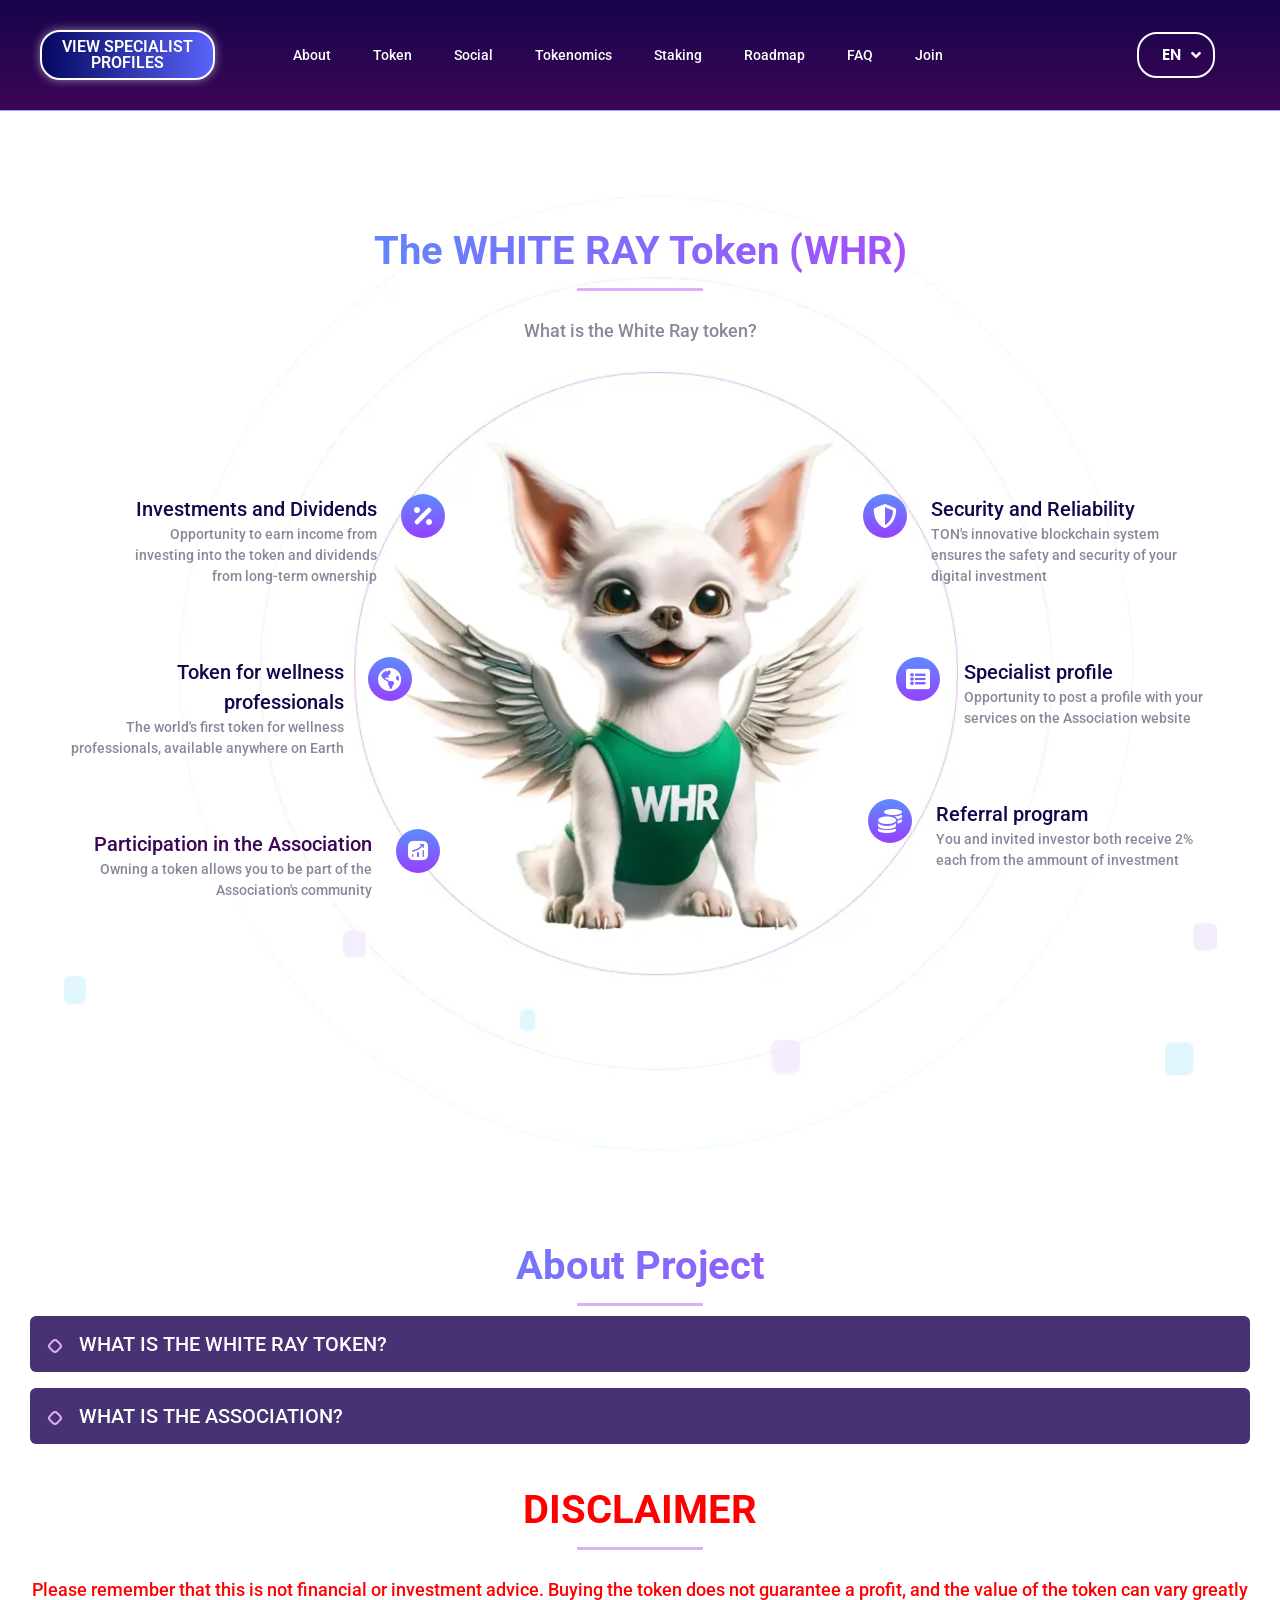
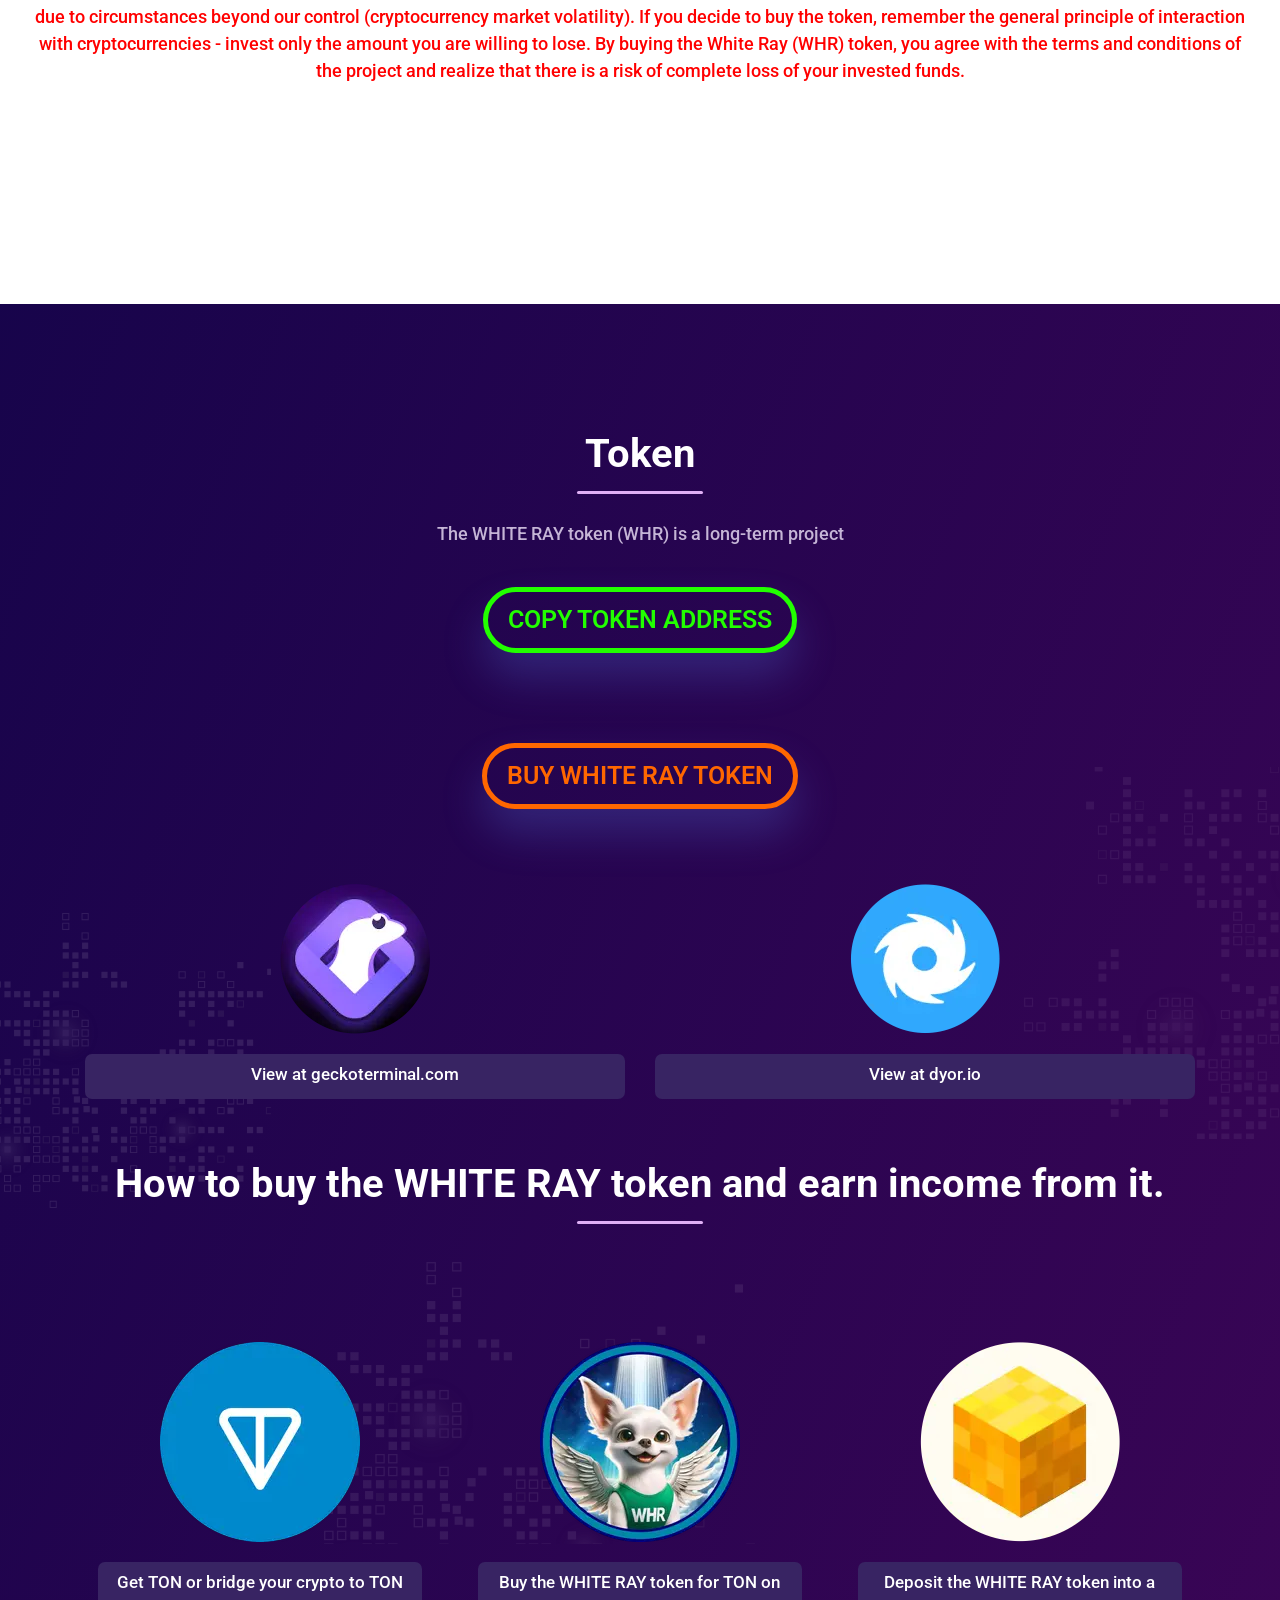
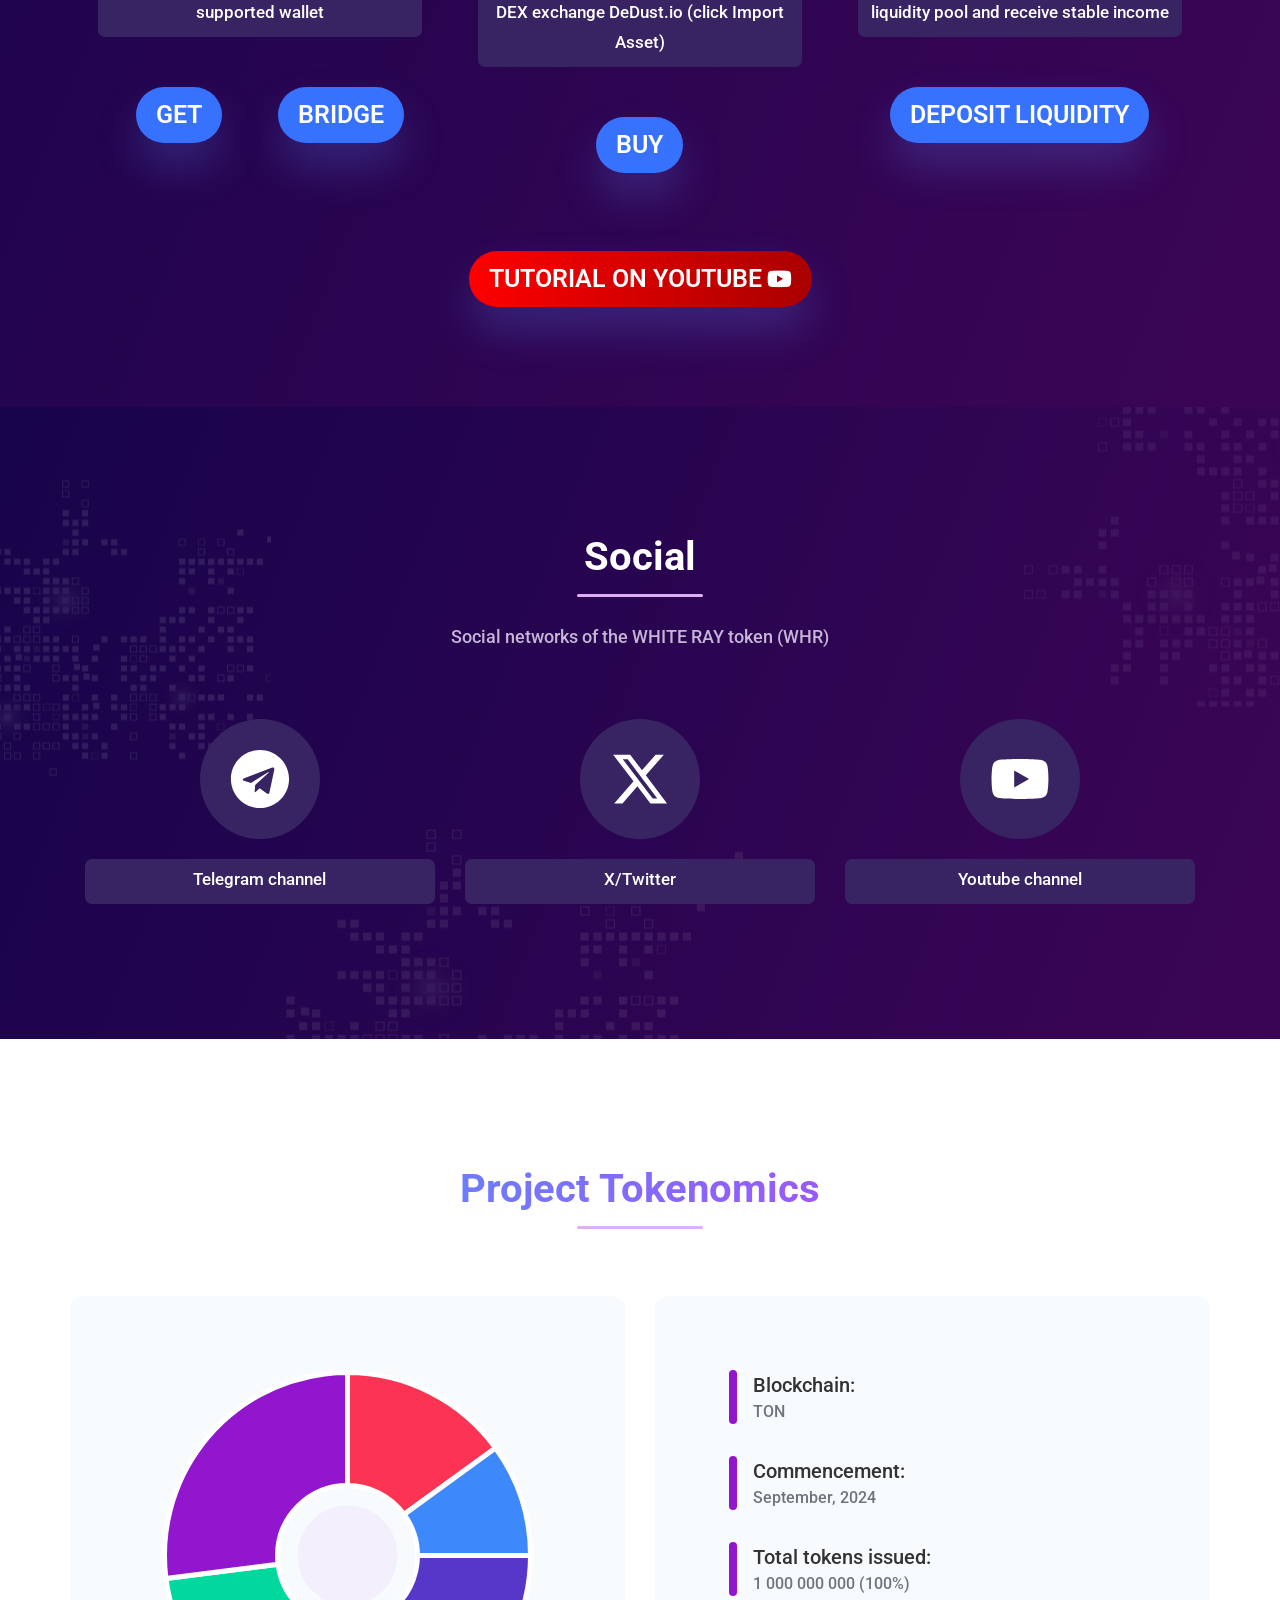
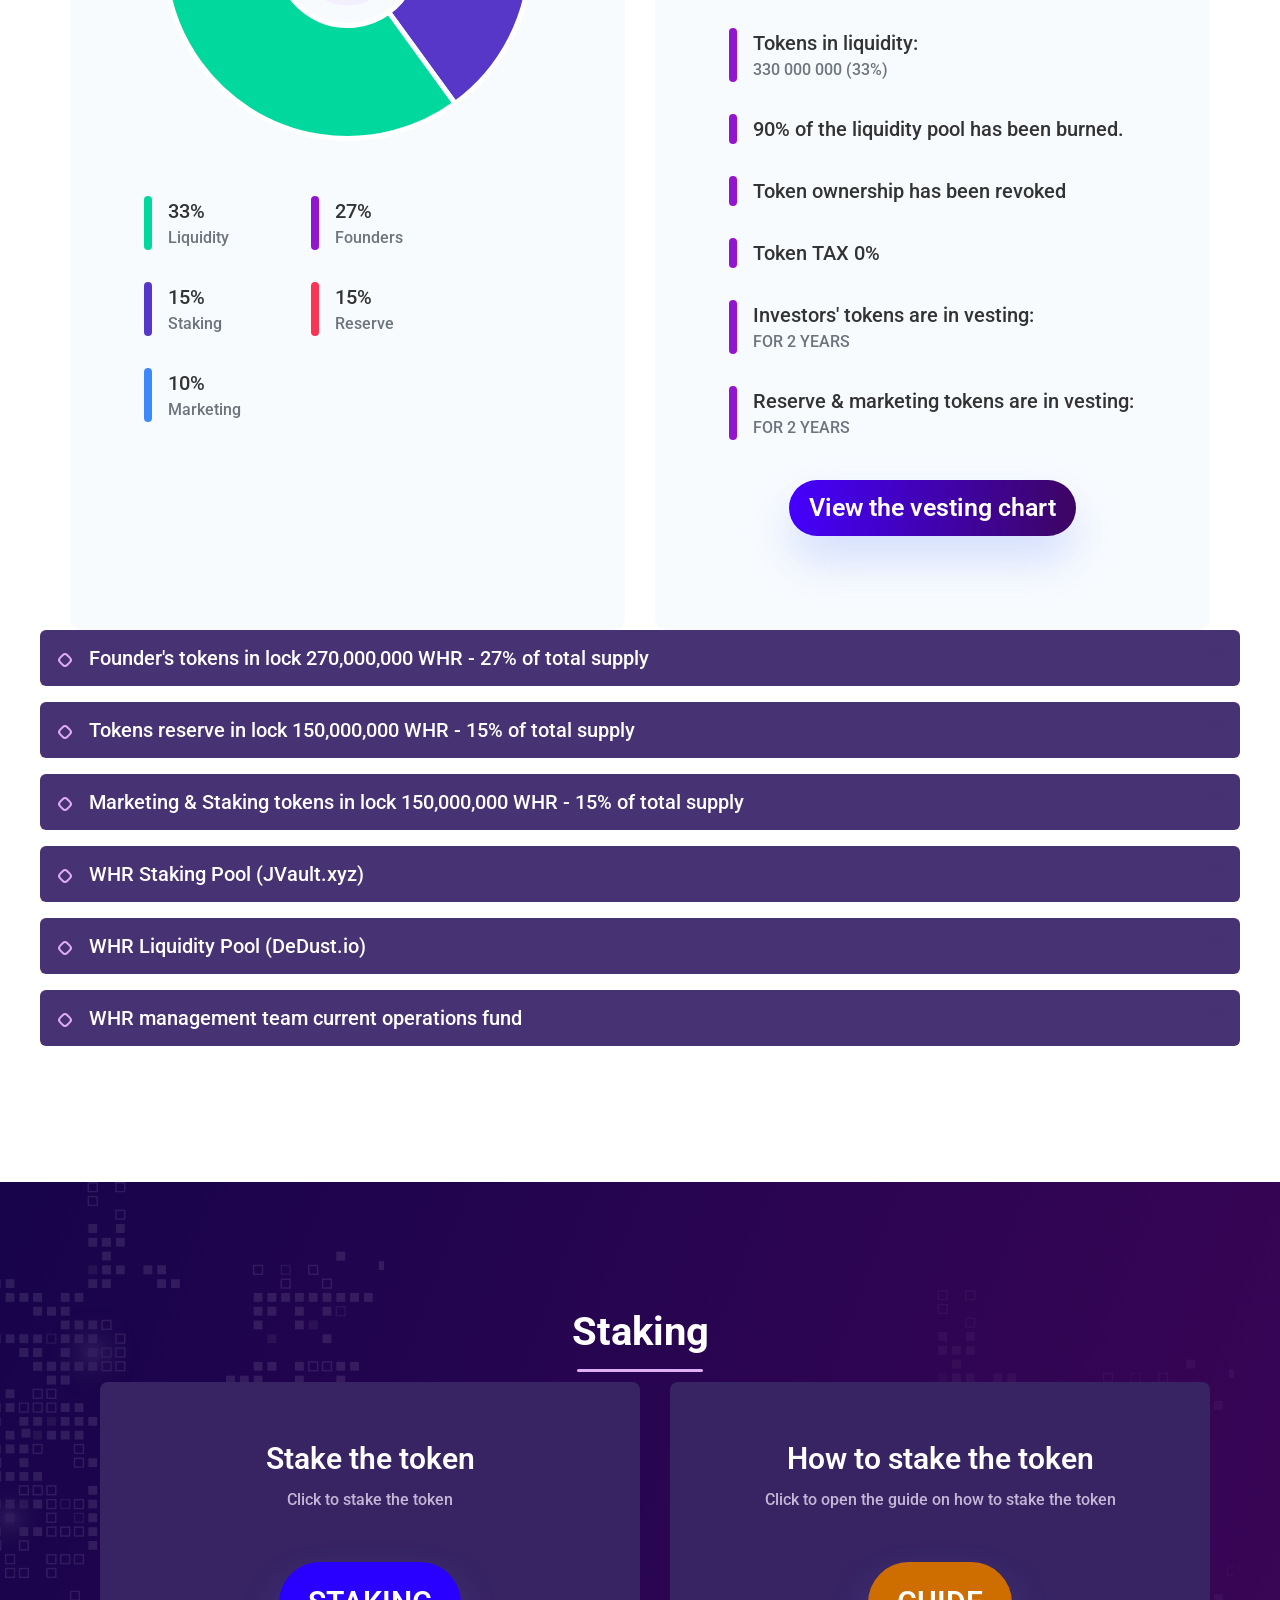
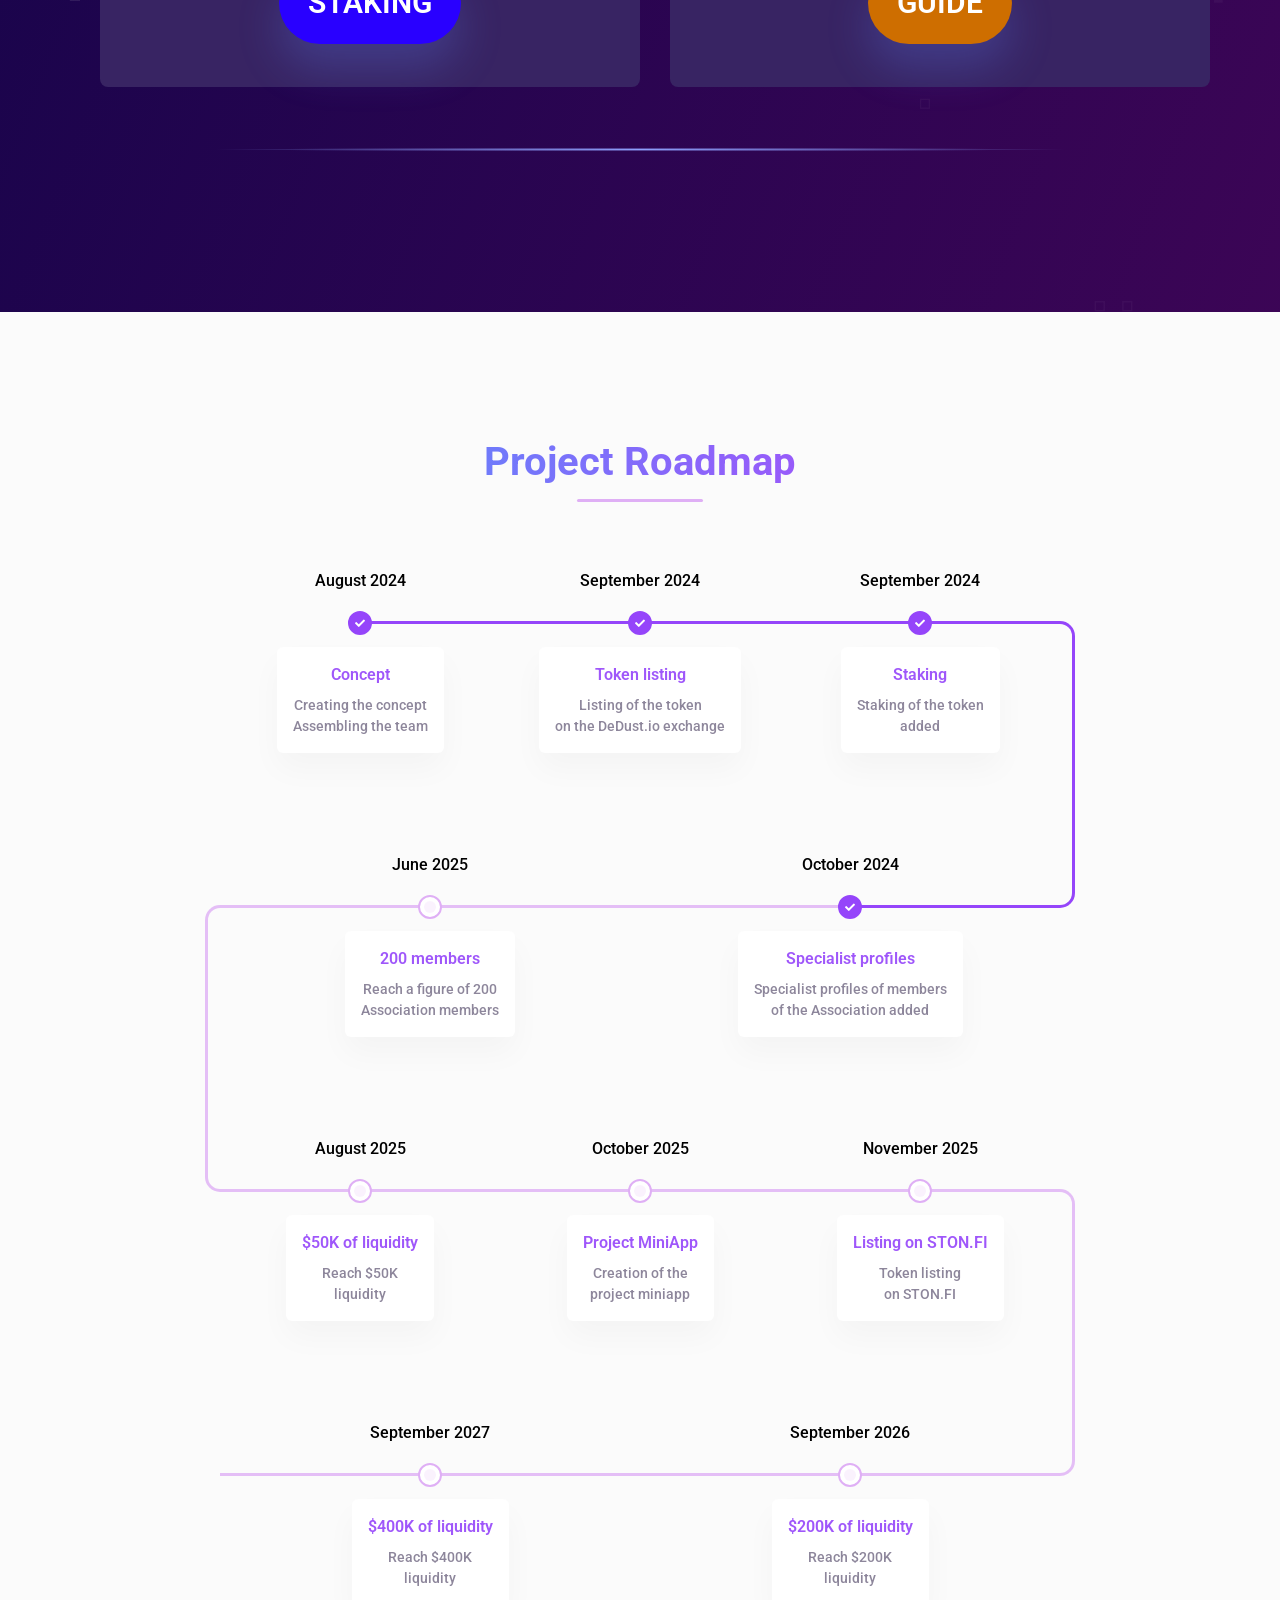
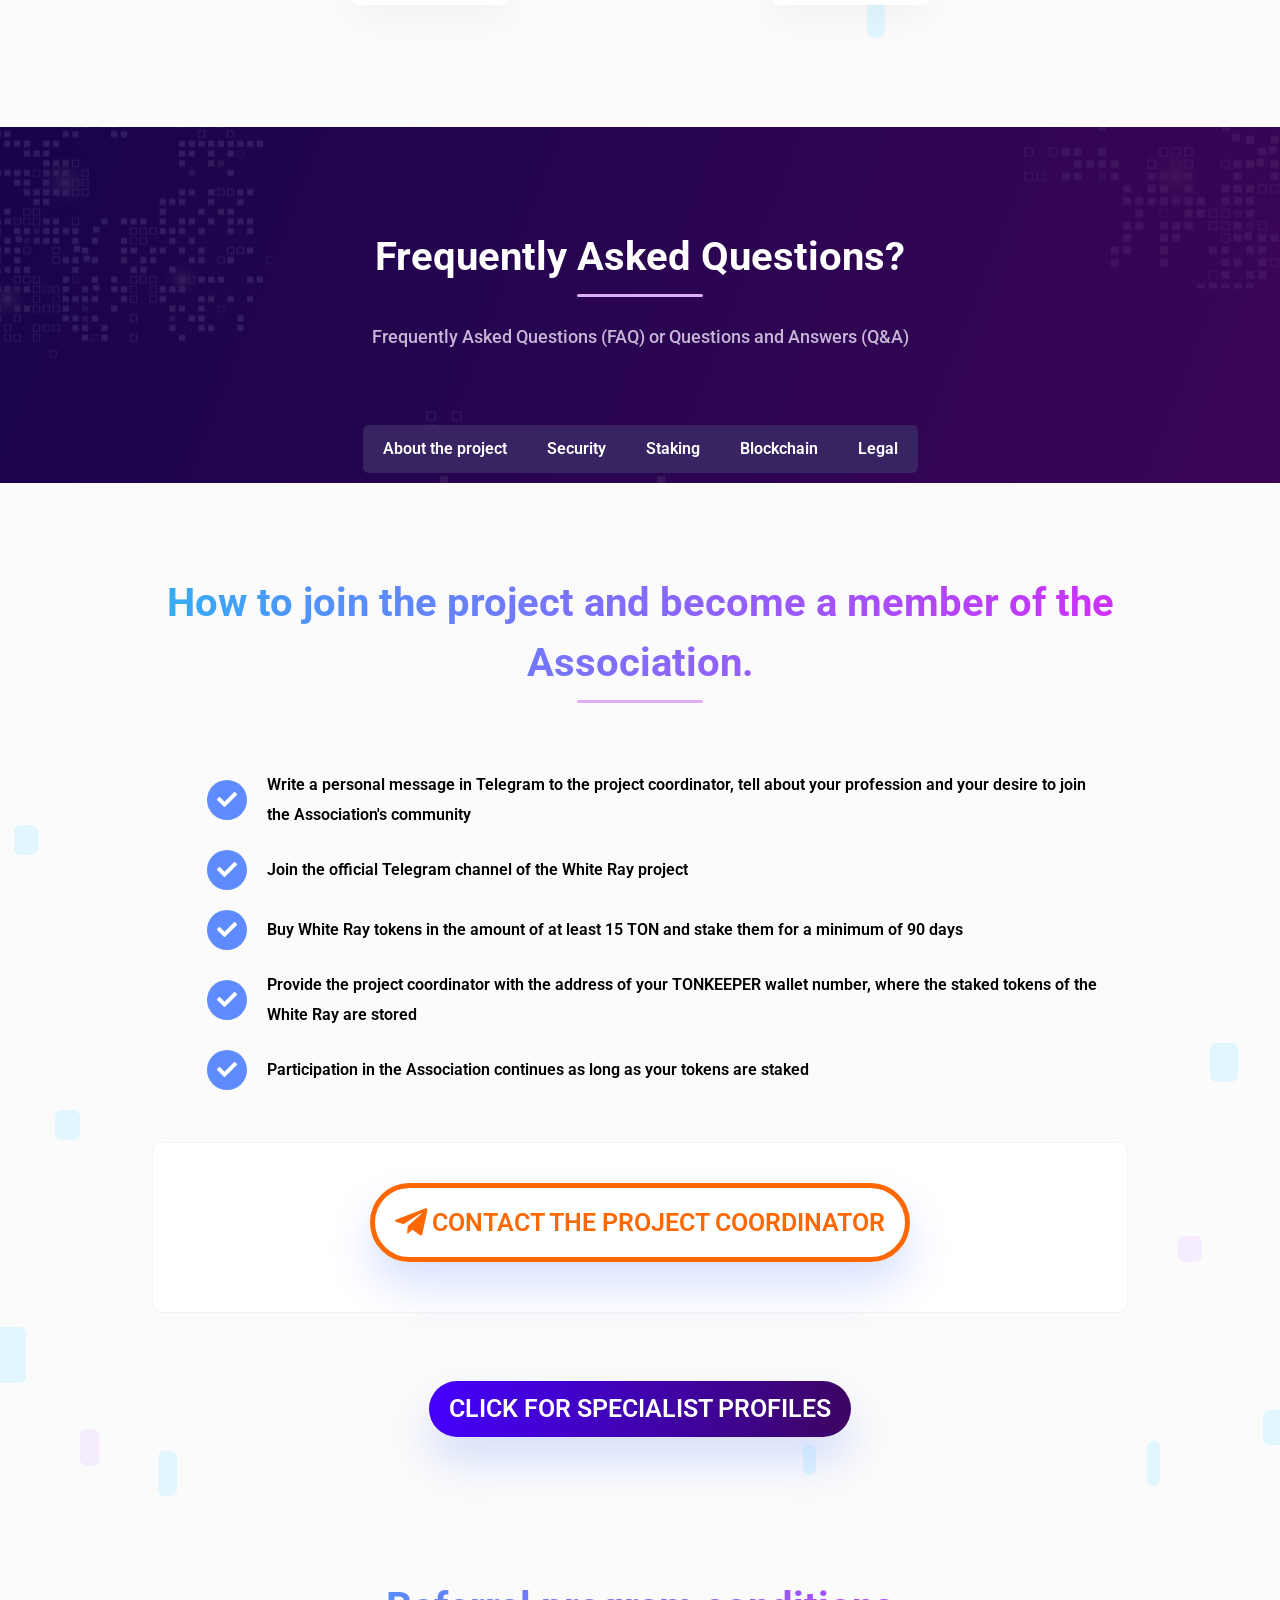
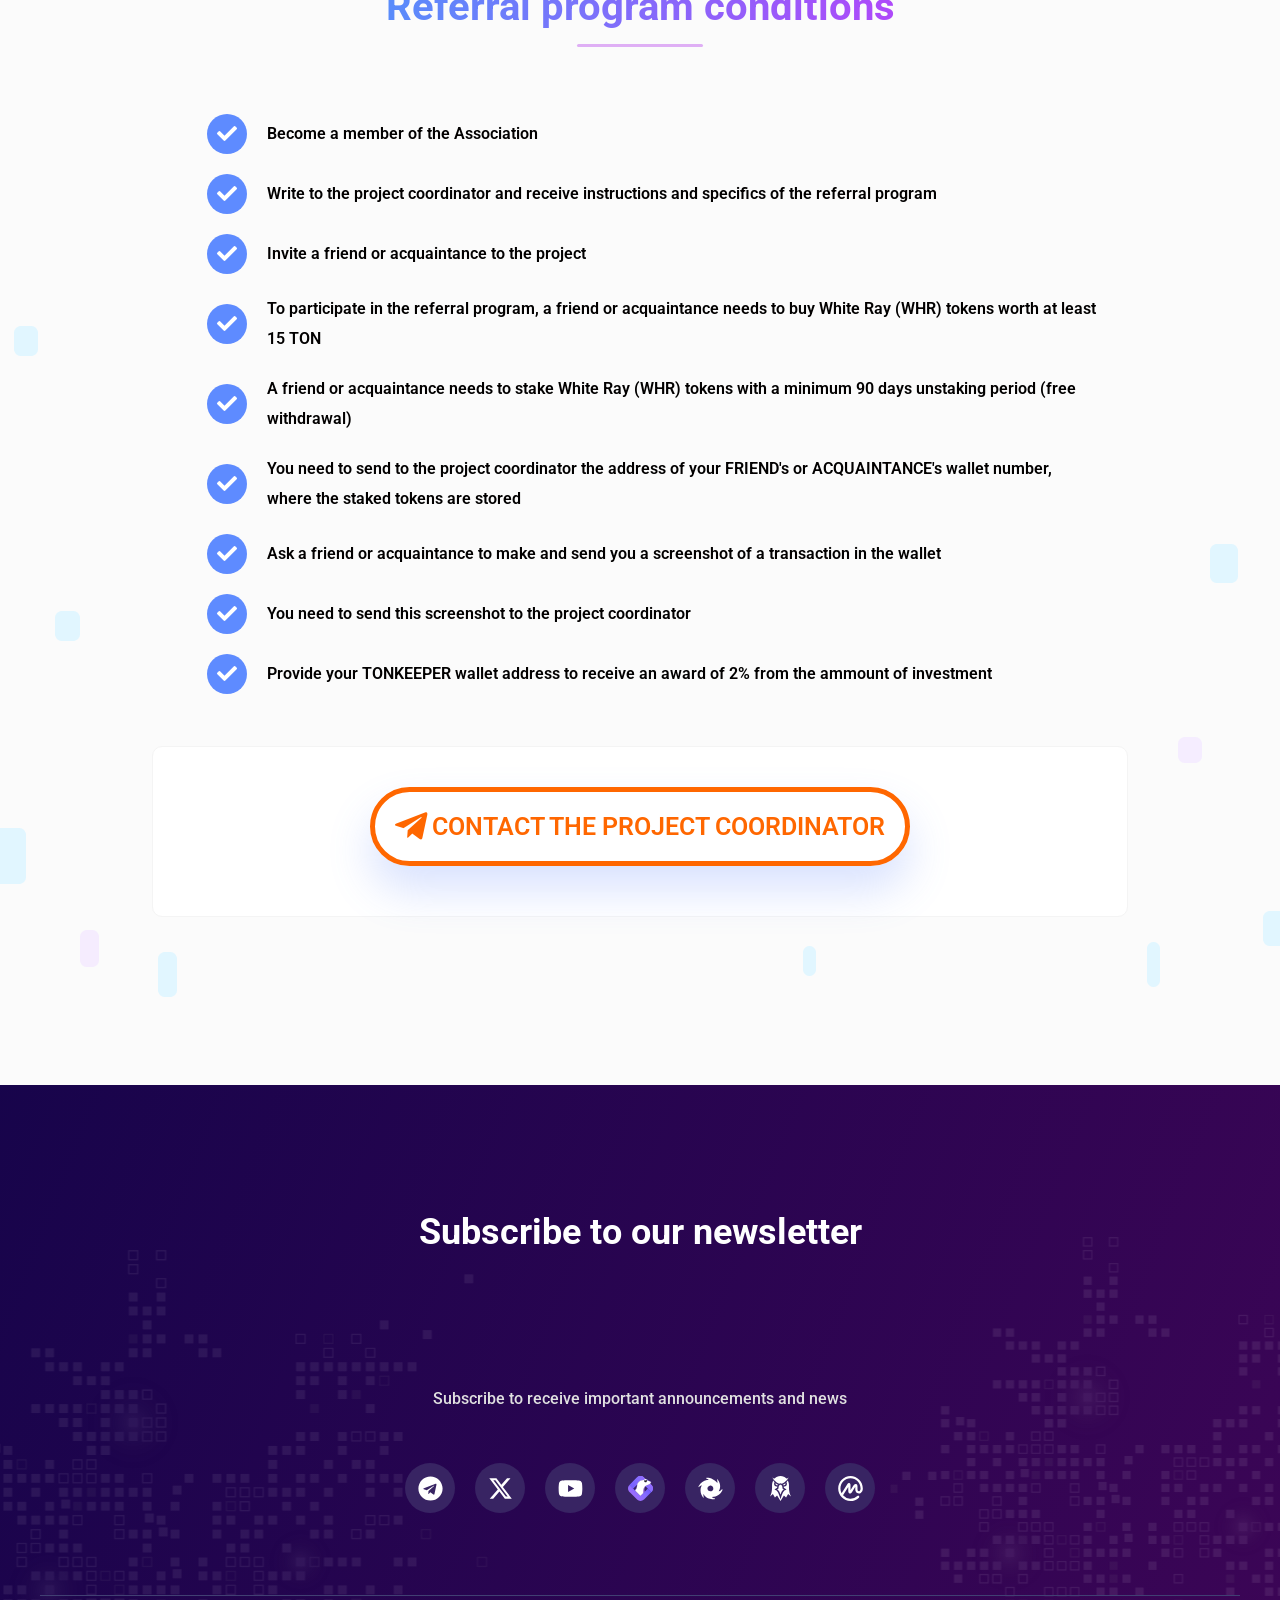
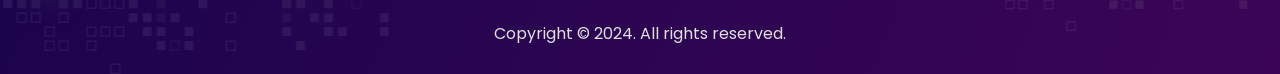
<file: docs/index.html>
<!DOCTYPE html>
<html lang="en-US" >

<head>
    <meta http-equiv="Content-Type" content="text/html; charset=UTF-8" />
    <link rel="profile" href="//gmpg.org/xfn/11">
    <meta http-equiv="X-UA-Compatible" content="IE=edge">
    <meta name="viewport" content="width=device-width, initial-scale=1, shrink-to-fit=no"/>
    <title>WhiteRayToken &#8211; WhiteRayToken Landing Page</title>
<meta name='robots' content='max-image-preview:large' />
	<style>img:is([sizes="auto" i], [sizes^="auto," i]) { contain-intrinsic-size: 3000px 1500px }</style>
	<link rel="alternate" href="ru/home/index.html" hreflang="ru" />
<link rel="alternate" href="index.html" hreflang="en" />
<link rel='dns-prefetch' href='//fonts.googleapis.com' />

<script type="text/javascript">
/* <![CDATA[ */
window._wpemojiSettings = {"baseUrl":"https:\/\/s.w.org\/images\/core\/emoji\/15.0.3\/72x72\/","ext":".png","svgUrl":"https:\/\/s.w.org\/images\/core\/emoji\/15.0.3\/svg\/","svgExt":".svg","source":{}};
/*! This file is auto-generated */
!function(i,n){var o,s,e;function c(e){try{var t={supportTests:e,timestamp:(new Date).valueOf()};sessionStorage.setItem(o,JSON.stringify(t))}catch(e){}}function p(e,t,n){e.clearRect(0,0,e.canvas.width,e.canvas.height),e.fillText(t,0,0);var t=new Uint32Array(e.getImageData(0,0,e.canvas.width,e.canvas.height).data),r=(e.clearRect(0,0,e.canvas.width,e.canvas.height),e.fillText(n,0,0),new Uint32Array(e.getImageData(0,0,e.canvas.width,e.canvas.height).data));return t.every(function(e,t){return e===r[t]})}function u(e,t,n){switch(t){case"flag":return n(e,"\ud83c\udff3\ufe0f\u200d\u26a7\ufe0f","\ud83c\udff3\ufe0f\u200b\u26a7\ufe0f")?!1:!n(e,"\ud83c\uddfa\ud83c\uddf3","\ud83c\uddfa\u200b\ud83c\uddf3")&&!n(e,"\ud83c\udff4\udb40\udc67\udb40\udc62\udb40\udc65\udb40\udc6e\udb40\udc67\udb40\udc7f","\ud83c\udff4\u200b\udb40\udc67\u200b\udb40\udc62\u200b\udb40\udc65\u200b\udb40\udc6e\u200b\udb40\udc67\u200b\udb40\udc7f");case"emoji":return!n(e,"\ud83d\udc26\u200d\u2b1b","\ud83d\udc26\u200b\u2b1b")}return!1}function f(e,t,n){var r="undefined"!=typeof WorkerGlobalScope&&self instanceof WorkerGlobalScope?new OffscreenCanvas(300,150):i.createElement("canvas"),a=r.getContext("2d",{willReadFrequently:!0}),o=(a.textBaseline="top",a.font="600 32px Arial",{});return e.forEach(function(e){o[e]=t(a,e,n)}),o}function t(e){var t=i.createElement("script");t.src=e,t.defer=!0,i.head.appendChild(t)}"undefined"!=typeof Promise&&(o="wpEmojiSettingsSupports",s=["flag","emoji"],n.supports={everything:!0,everythingExceptFlag:!0},e=new Promise(function(e){i.addEventListener("DOMContentLoaded",e,{once:!0})}),new Promise(function(t){var n=function(){try{var e=JSON.parse(sessionStorage.getItem(o));if("object"==typeof e&&"number"==typeof e.timestamp&&(new Date).valueOf()<e.timestamp+604800&&"object"==typeof e.supportTests)return e.supportTests}catch(e){}return null}();if(!n){if("undefined"!=typeof Worker&&"undefined"!=typeof OffscreenCanvas&&"undefined"!=typeof URL&&URL.createObjectURL&&"undefined"!=typeof Blob)try{var e="postMessage("+f.toString()+"("+[JSON.stringify(s),u.toString(),p.toString()].join(",")+"));",r=new Blob([e],{type:"text/javascript"}),a=new Worker(URL.createObjectURL(r),{name:"wpTestEmojiSupports"});return void(a.onmessage=function(e){c(n=e.data),a.terminate(),t(n)})}catch(e){}c(n=f(s,u,p))}t(n)}).then(function(e){for(var t in e)n.supports[t]=e[t],n.supports.everything=n.supports.everything&&n.supports[t],"flag"!==t&&(n.supports.everythingExceptFlag=n.supports.everythingExceptFlag&&n.supports[t]);n.supports.everythingExceptFlag=n.supports.everythingExceptFlag&&!n.supports.flag,n.DOMReady=!1,n.readyCallback=function(){n.DOMReady=!0}}).then(function(){return e}).then(function(){var e;n.supports.everything||(n.readyCallback(),(e=n.source||{}).concatemoji?t(e.concatemoji):e.wpemoji&&e.twemoji&&(t(e.twemoji),t(e.wpemoji)))}))}((window,document),window._wpemojiSettings);
/* ]]> */
</script>
<style id='wp-emoji-styles-inline-css' type='text/css'>

	img.wp-smiley, img.emoji {
		display: inline !important;
		border: none !important;
		box-shadow: none !important;
		height: 1em !important;
		width: 1em !important;
		margin: 0 0.07em !important;
		vertical-align: -0.1em !important;
		background: none !important;
		padding: 0 !important;
	}
</style>
<style id='classic-theme-styles-inline-css' type='text/css'>
/*! This file is auto-generated */
.wp-block-button__link{color:#fff;background-color:#32373c;border-radius:9999px;box-shadow:none;text-decoration:none;padding:calc(.667em + 2px) calc(1.333em + 2px);font-size:1.125em}.wp-block-file__button{background:#32373c;color:#fff;text-decoration:none}
</style>
<style id='global-styles-inline-css' type='text/css'>
:root{--wp--preset--aspect-ratio--square: 1;--wp--preset--aspect-ratio--4-3: 4/3;--wp--preset--aspect-ratio--3-4: 3/4;--wp--preset--aspect-ratio--3-2: 3/2;--wp--preset--aspect-ratio--2-3: 2/3;--wp--preset--aspect-ratio--16-9: 16/9;--wp--preset--aspect-ratio--9-16: 9/16;--wp--preset--color--black: #000000;--wp--preset--color--cyan-bluish-gray: #abb8c3;--wp--preset--color--white: #ffffff;--wp--preset--color--pale-pink: #f78da7;--wp--preset--color--vivid-red: #cf2e2e;--wp--preset--color--luminous-vivid-orange: #ff6900;--wp--preset--color--luminous-vivid-amber: #fcb900;--wp--preset--color--light-green-cyan: #7bdcb5;--wp--preset--color--vivid-green-cyan: #00d084;--wp--preset--color--pale-cyan-blue: #8ed1fc;--wp--preset--color--vivid-cyan-blue: #0693e3;--wp--preset--color--vivid-purple: #9b51e0;--wp--preset--gradient--vivid-cyan-blue-to-vivid-purple: linear-gradient(135deg,rgba(6,147,227,1) 0%,rgb(155,81,224) 100%);--wp--preset--gradient--light-green-cyan-to-vivid-green-cyan: linear-gradient(135deg,rgb(122,220,180) 0%,rgb(0,208,130) 100%);--wp--preset--gradient--luminous-vivid-amber-to-luminous-vivid-orange: linear-gradient(135deg,rgba(252,185,0,1) 0%,rgba(255,105,0,1) 100%);--wp--preset--gradient--luminous-vivid-orange-to-vivid-red: linear-gradient(135deg,rgba(255,105,0,1) 0%,rgb(207,46,46) 100%);--wp--preset--gradient--very-light-gray-to-cyan-bluish-gray: linear-gradient(135deg,rgb(238,238,238) 0%,rgb(169,184,195) 100%);--wp--preset--gradient--cool-to-warm-spectrum: linear-gradient(135deg,rgb(74,234,220) 0%,rgb(151,120,209) 20%,rgb(207,42,186) 40%,rgb(238,44,130) 60%,rgb(251,105,98) 80%,rgb(254,248,76) 100%);--wp--preset--gradient--blush-light-purple: linear-gradient(135deg,rgb(255,206,236) 0%,rgb(152,150,240) 100%);--wp--preset--gradient--blush-bordeaux: linear-gradient(135deg,rgb(254,205,165) 0%,rgb(254,45,45) 50%,rgb(107,0,62) 100%);--wp--preset--gradient--luminous-dusk: linear-gradient(135deg,rgb(255,203,112) 0%,rgb(199,81,192) 50%,rgb(65,88,208) 100%);--wp--preset--gradient--pale-ocean: linear-gradient(135deg,rgb(255,245,203) 0%,rgb(182,227,212) 50%,rgb(51,167,181) 100%);--wp--preset--gradient--electric-grass: linear-gradient(135deg,rgb(202,248,128) 0%,rgb(113,206,126) 100%);--wp--preset--gradient--midnight: linear-gradient(135deg,rgb(2,3,129) 0%,rgb(40,116,252) 100%);--wp--preset--font-size--small: 13px;--wp--preset--font-size--medium: 20px;--wp--preset--font-size--large: 36px;--wp--preset--font-size--x-large: 42px;--wp--preset--spacing--20: 0.44rem;--wp--preset--spacing--30: 0.67rem;--wp--preset--spacing--40: 1rem;--wp--preset--spacing--50: 1.5rem;--wp--preset--spacing--60: 2.25rem;--wp--preset--spacing--70: 3.38rem;--wp--preset--spacing--80: 5.06rem;--wp--preset--shadow--natural: 6px 6px 9px rgba(0, 0, 0, 0.2);--wp--preset--shadow--deep: 12px 12px 50px rgba(0, 0, 0, 0.4);--wp--preset--shadow--sharp: 6px 6px 0px rgba(0, 0, 0, 0.2);--wp--preset--shadow--outlined: 6px 6px 0px -3px rgba(255, 255, 255, 1), 6px 6px rgba(0, 0, 0, 1);--wp--preset--shadow--crisp: 6px 6px 0px rgba(0, 0, 0, 1);}:where(.is-layout-flex){gap: 0.5em;}:where(.is-layout-grid){gap: 0.5em;}body .is-layout-flex{display: flex;}.is-layout-flex{flex-wrap: wrap;align-items: center;}.is-layout-flex > :is(*, div){margin: 0;}body .is-layout-grid{display: grid;}.is-layout-grid > :is(*, div){margin: 0;}:where(.wp-block-columns.is-layout-flex){gap: 2em;}:where(.wp-block-columns.is-layout-grid){gap: 2em;}:where(.wp-block-post-template.is-layout-flex){gap: 1.25em;}:where(.wp-block-post-template.is-layout-grid){gap: 1.25em;}.has-black-color{color: var(--wp--preset--color--black) !important;}.has-cyan-bluish-gray-color{color: var(--wp--preset--color--cyan-bluish-gray) !important;}.has-white-color{color: var(--wp--preset--color--white) !important;}.has-pale-pink-color{color: var(--wp--preset--color--pale-pink) !important;}.has-vivid-red-color{color: var(--wp--preset--color--vivid-red) !important;}.has-luminous-vivid-orange-color{color: var(--wp--preset--color--luminous-vivid-orange) !important;}.has-luminous-vivid-amber-color{color: var(--wp--preset--color--luminous-vivid-amber) !important;}.has-light-green-cyan-color{color: var(--wp--preset--color--light-green-cyan) !important;}.has-vivid-green-cyan-color{color: var(--wp--preset--color--vivid-green-cyan) !important;}.has-pale-cyan-blue-color{color: var(--wp--preset--color--pale-cyan-blue) !important;}.has-vivid-cyan-blue-color{color: var(--wp--preset--color--vivid-cyan-blue) !important;}.has-vivid-purple-color{color: var(--wp--preset--color--vivid-purple) !important;}.has-black-background-color{background-color: var(--wp--preset--color--black) !important;}.has-cyan-bluish-gray-background-color{background-color: var(--wp--preset--color--cyan-bluish-gray) !important;}.has-white-background-color{background-color: var(--wp--preset--color--white) !important;}.has-pale-pink-background-color{background-color: var(--wp--preset--color--pale-pink) !important;}.has-vivid-red-background-color{background-color: var(--wp--preset--color--vivid-red) !important;}.has-luminous-vivid-orange-background-color{background-color: var(--wp--preset--color--luminous-vivid-orange) !important;}.has-luminous-vivid-amber-background-color{background-color: var(--wp--preset--color--luminous-vivid-amber) !important;}.has-light-green-cyan-background-color{background-color: var(--wp--preset--color--light-green-cyan) !important;}.has-vivid-green-cyan-background-color{background-color: var(--wp--preset--color--vivid-green-cyan) !important;}.has-pale-cyan-blue-background-color{background-color: var(--wp--preset--color--pale-cyan-blue) !important;}.has-vivid-cyan-blue-background-color{background-color: var(--wp--preset--color--vivid-cyan-blue) !important;}.has-vivid-purple-background-color{background-color: var(--wp--preset--color--vivid-purple) !important;}.has-black-border-color{border-color: var(--wp--preset--color--black) !important;}.has-cyan-bluish-gray-border-color{border-color: var(--wp--preset--color--cyan-bluish-gray) !important;}.has-white-border-color{border-color: var(--wp--preset--color--white) !important;}.has-pale-pink-border-color{border-color: var(--wp--preset--color--pale-pink) !important;}.has-vivid-red-border-color{border-color: var(--wp--preset--color--vivid-red) !important;}.has-luminous-vivid-orange-border-color{border-color: var(--wp--preset--color--luminous-vivid-orange) !important;}.has-luminous-vivid-amber-border-color{border-color: var(--wp--preset--color--luminous-vivid-amber) !important;}.has-light-green-cyan-border-color{border-color: var(--wp--preset--color--light-green-cyan) !important;}.has-vivid-green-cyan-border-color{border-color: var(--wp--preset--color--vivid-green-cyan) !important;}.has-pale-cyan-blue-border-color{border-color: var(--wp--preset--color--pale-cyan-blue) !important;}.has-vivid-cyan-blue-border-color{border-color: var(--wp--preset--color--vivid-cyan-blue) !important;}.has-vivid-purple-border-color{border-color: var(--wp--preset--color--vivid-purple) !important;}.has-vivid-cyan-blue-to-vivid-purple-gradient-background{background: var(--wp--preset--gradient--vivid-cyan-blue-to-vivid-purple) !important;}.has-light-green-cyan-to-vivid-green-cyan-gradient-background{background: var(--wp--preset--gradient--light-green-cyan-to-vivid-green-cyan) !important;}.has-luminous-vivid-amber-to-luminous-vivid-orange-gradient-background{background: var(--wp--preset--gradient--luminous-vivid-amber-to-luminous-vivid-orange) !important;}.has-luminous-vivid-orange-to-vivid-red-gradient-background{background: var(--wp--preset--gradient--luminous-vivid-orange-to-vivid-red) !important;}.has-very-light-gray-to-cyan-bluish-gray-gradient-background{background: var(--wp--preset--gradient--very-light-gray-to-cyan-bluish-gray) !important;}.has-cool-to-warm-spectrum-gradient-background{background: var(--wp--preset--gradient--cool-to-warm-spectrum) !important;}.has-blush-light-purple-gradient-background{background: var(--wp--preset--gradient--blush-light-purple) !important;}.has-blush-bordeaux-gradient-background{background: var(--wp--preset--gradient--blush-bordeaux) !important;}.has-luminous-dusk-gradient-background{background: var(--wp--preset--gradient--luminous-dusk) !important;}.has-pale-ocean-gradient-background{background: var(--wp--preset--gradient--pale-ocean) !important;}.has-electric-grass-gradient-background{background: var(--wp--preset--gradient--electric-grass) !important;}.has-midnight-gradient-background{background: var(--wp--preset--gradient--midnight) !important;}.has-small-font-size{font-size: var(--wp--preset--font-size--small) !important;}.has-medium-font-size{font-size: var(--wp--preset--font-size--medium) !important;}.has-large-font-size{font-size: var(--wp--preset--font-size--large) !important;}.has-x-large-font-size{font-size: var(--wp--preset--font-size--x-large) !important;}
:where(.wp-block-post-template.is-layout-flex){gap: 1.25em;}:where(.wp-block-post-template.is-layout-grid){gap: 1.25em;}
:where(.wp-block-columns.is-layout-flex){gap: 2em;}:where(.wp-block-columns.is-layout-grid){gap: 2em;}
:root :where(.wp-block-pullquote){font-size: 1.5em;line-height: 1.6;}
</style>
<link rel='stylesheet' id='contact-form-7-css' href='assets/whiteray.app/wp-content/plugins/contact-form-7/includes/css/styles__e27ffa8001.css' type='text/css' media='all' />
<link rel='stylesheet' id='cryptlight-style-css' href='assets/whiteray.app/wp-content/themes/cryptlight/style__adefdf1df1.css' type='text/css' media='all' />
<style id='cryptlight-style-inline-css' type='text/css'>
:root{--primary: #3772FF;--text: #6D747C;--primary-font: Poppins;--font-size: 16px;--line-height: 30px;--letter-spacing: 0px;--width-sidebar: 320px;--main-content:  calc( 100% - 320px );--container-width: 1290px;--boxed-offset: 20px;--woo-layout: layout_1c;--woo-width-sidebar: 320px;--woo-main-content:  calc( 100% - 320px );}@media (min-width: 1024px) and ( max-width: 1350px ){
		        body .row_site,
		        body .elementor-section.elementor-section-boxed>.elementor-container{
		            max-width: 100%;
		            padding-left: 30px;
		            padding-right: 30px;
		        }
		    }
</style>
<link rel='stylesheet' id='child-style-css' href='assets/whiteray.app/wp-content/themes/cryptlight-child/style__6954506950.css' type='text/css' media='all' />
<link rel='stylesheet' id='ova-google-fonts-css' href='//fonts.googleapis.com/css?family=Poppins%3A100%2C200%2C300%2C400%2C500%2C600%2C700%2C800%2C900' type='text/css' media='all' />
<link rel='stylesheet' id='carousel-css' href='assets/whiteray.app/wp-content/themes/cryptlight/assets/libs/carousel/assets/owl.carousel.min.css' type='text/css' media='all' />
<link rel='stylesheet' id='ovaicon-css' href='assets/whiteray.app/wp-content/themes/cryptlight/assets/libs/ovaicon/font/ovaicon.css' type='text/css' media='all' />
<link rel='stylesheet' id='icon-css' href='assets/whiteray.app/wp-content/themes/cryptlight/assets/libs/icons/icons.css' type='text/css' media='all' />
<link rel='stylesheet' id='iconly-css' href='assets/whiteray.app/wp-content/themes/cryptlight/assets/libs/iconly/css/style.css' type='text/css' media='all' />
<link rel='stylesheet' id='icomoon-css' href='assets/whiteray.app/wp-content/themes/cryptlight/assets/libs/icomoon/style.css' type='text/css' media='all' />
<link rel='stylesheet' id='nfticon-css' href='assets/whiteray.app/wp-content/themes/cryptlight/assets/libs/nfticon/style.css' type='text/css' media='all' />
<link rel='stylesheet' id='elementor-frontend-css' href='assets/whiteray.app/wp-content/plugins/elementor/assets/css/frontend.min__6705d12e00.css' type='text/css' media='all' />
<style id='elementor-frontend-inline-css' type='text/css'>
.elementor-kit-9{--e-global-color-primary:#6EC1E4;--e-global-color-secondary:#54595F;--e-global-color-text:#7A7A7A;--e-global-color-accent:#61CE70;--e-global-typography-primary-font-family:"Roboto";--e-global-typography-primary-font-weight:600;--e-global-typography-secondary-font-family:"Roboto Slab";--e-global-typography-secondary-font-weight:400;--e-global-typography-text-font-family:"Roboto";--e-global-typography-text-font-weight:400;--e-global-typography-accent-font-family:"Roboto";--e-global-typography-accent-font-weight:500;}.elementor-section.elementor-section-boxed > .elementor-container{max-width:1140px;}.e-con{--container-max-width:1140px;}.elementor-widget:not(:last-child){margin-block-end:20px;}.elementor-element{--widgets-spacing:20px 20px;--widgets-spacing-row:20px;--widgets-spacing-column:20px;}{}h1.entry-title{display:var(--page-title-display);}@media(max-width:1024px){.elementor-section.elementor-section-boxed > .elementor-container{max-width:1024px;}.e-con{--container-max-width:1024px;}}@media(max-width:767px){.elementor-section.elementor-section-boxed > .elementor-container{max-width:767px;}.e-con{--container-max-width:767px;}}
.elementor-16130 .elementor-element.elementor-element-d865a2a{transition:background 0.3s, border 0.3s, border-radius 0.3s, box-shadow 0.3s;padding:85px 0px 0px 0px;}.elementor-16130 .elementor-element.elementor-element-d865a2a > .elementor-background-overlay{transition:background 0.3s, border-radius 0.3s, opacity 0.3s;}.elementor-16130 .elementor-element.elementor-element-4ff27274:not(.elementor-motion-effects-element-type-background) > .elementor-widget-wrap, .elementor-16130 .elementor-element.elementor-element-4ff27274 > .elementor-widget-wrap > .elementor-motion-effects-container > .elementor-motion-effects-layer{background-image:url("assets/whiteray.app/wp-content/uploads/2024/10/bg_home.webp");background-position:center center;background-repeat:no-repeat;background-size:contain;}.elementor-16130 .elementor-element.elementor-element-4ff27274 > .elementor-element-populated{transition:background 0.3s, border 0.3s, border-radius 0.3s, box-shadow 0.3s;padding:25px 0px 220px 0px;}.elementor-16130 .elementor-element.elementor-element-4ff27274 > .elementor-element-populated > .elementor-background-overlay{transition:background 0.3s, border-radius 0.3s, opacity 0.3s;}.elementor-16130 .elementor-element.elementor-element-ff155de .ova-heading{text-align:center;font-family:"Roboto", Sans-serif;font-size:40px;font-weight:bold;line-height:60px;}.elementor-16130 .elementor-element.elementor-element-ff155de .ova-heading-description{text-align:center;color:#8D869B;font-family:"Roboto", Sans-serif;font-size:18px;font-weight:500;line-height:27px;}.elementor-16130 .elementor-element.elementor-element-ff155de .ova-heading .ova_before{background-color:#DFAFF5;margin:0px 0px 0px -63px;width:126px;height:3px;}.elementor-16130 .elementor-element.elementor-element-ff155de .ova-heading .ova_both_before{background-color:#DFAFF5;width:126px;height:3px;}.elementor-16130 .elementor-element.elementor-element-ff155de .ova-heading .ova_both_after{background-color:#DFAFF5;width:126px;height:3px;}.elementor-16130 .elementor-element.elementor-element-ff155de .ova-heading .ova_after{background-color:#DFAFF5;margin:0px 0px 0px -63px;width:126px;height:3px;}.elementor-16130 .elementor-element.elementor-element-ff155de .ova-heading.ova_top:before{background-color:#DFAFF5;margin:0px 0px 0px -63px;left:50%;width:126px;height:3px;}.elementor-16130 .elementor-element.elementor-element-ff155de .ova-heading.ova_botton:before{background-color:#DFAFF5;margin:0px 0px 0px -63px;left:50%;width:126px;height:3px;}.elementor-16130 .elementor-element.elementor-element-3b1d2795{padding:120px 0px 0px 0px;}.elementor-16130 .elementor-element.elementor-element-28462885 > .elementor-widget-container{margin:0px 0px 50px 0px;padding:0% 33% 0% 10%;}.elementor-16130 .elementor-element.elementor-element-28462885{text-align:right;}.elementor-16130 .elementor-element.elementor-element-28462885 .ova-card-v2 .card-container-v2 .card-content-v2 .ova-card-content .title{font-family:"Roboto", Sans-serif;font-size:20px;font-weight:500;line-height:30px;color:#17044B;}.elementor-16130 .elementor-element.elementor-element-28462885 .ova-card .title{color:#17044B;}.elementor-16130 .elementor-element.elementor-element-28462885 .ova-card-v3 .card-content-v3 .title{color:#17044B;}.elementor-16130 .elementor-element.elementor-element-28462885 .ova-card-v4 .title{color:#17044B;}.elementor-16130 .elementor-element.elementor-element-28462885 .ova-card-v2 .card-container-v2 .card-content-v2 .ova-card-content .description{font-family:"Roboto", Sans-serif;font-size:14px;font-weight:500;line-height:21px;color:#8D869B;}.elementor-16130 .elementor-element.elementor-element-28462885 .ova-card .desc{color:#8D869B;}.elementor-16130 .elementor-element.elementor-element-28462885 .ova-card-v3 .card-content-v3 .description{color:#8D869B;}.elementor-16130 .elementor-element.elementor-element-28462885 .ova-card-v4 .description{color:#8D869B;}.elementor-16130 .elementor-element.elementor-element-6ff6081b > .elementor-widget-container{margin:0px 0px 50px 0px;padding:0% 39% 0% 0%;}.elementor-16130 .elementor-element.elementor-element-6ff6081b{text-align:right;}.elementor-16130 .elementor-element.elementor-element-6ff6081b .ova-card-v2 .card-container-v2 .card-content-v2 .ova-card-content .title{font-family:"Roboto", Sans-serif;font-size:20px;font-weight:500;line-height:30px;color:#17044B;}.elementor-16130 .elementor-element.elementor-element-6ff6081b .ova-card .title{color:#17044B;}.elementor-16130 .elementor-element.elementor-element-6ff6081b .ova-card-v3 .card-content-v3 .title{color:#17044B;}.elementor-16130 .elementor-element.elementor-element-6ff6081b .ova-card-v4 .title{color:#17044B;}.elementor-16130 .elementor-element.elementor-element-6ff6081b .ova-card-v2 .card-container-v2 .card-content-v2 .ova-card-content .description{font-family:"Roboto", Sans-serif;font-size:14px;font-weight:500;line-height:21px;color:#8D869B;}.elementor-16130 .elementor-element.elementor-element-6ff6081b .ova-card .desc{color:#8D869B;}.elementor-16130 .elementor-element.elementor-element-6ff6081b .ova-card-v3 .card-content-v3 .description{color:#8D869B;}.elementor-16130 .elementor-element.elementor-element-6ff6081b .ova-card-v4 .description{color:#8D869B;}.elementor-16130 .elementor-element.elementor-element-76c1a426 > .elementor-widget-container{padding:0% 34% 0% 1%;}.elementor-16130 .elementor-element.elementor-element-76c1a426{text-align:right;}.elementor-16130 .elementor-element.elementor-element-76c1a426 .ova-card-v2 .card-container-v2 .card-content-v2 .ova-card-icon-box .icon i{font-family:"Roboto", Sans-serif;}.elementor-16130 .elementor-element.elementor-element-76c1a426 .ova-card-v2 .card-container-v2 .card-content-v2 .ova-card-content .title{font-family:"Roboto", Sans-serif;font-size:20px;font-weight:500;line-height:30px;color:#3C0556;}.elementor-16130 .elementor-element.elementor-element-76c1a426 .ova-card .title{color:#3C0556;}.elementor-16130 .elementor-element.elementor-element-76c1a426 .ova-card-v3 .card-content-v3 .title{color:#3C0556;}.elementor-16130 .elementor-element.elementor-element-76c1a426 .ova-card-v4 .title{color:#3C0556;}.elementor-16130 .elementor-element.elementor-element-76c1a426 .ova-card-v2 .card-container-v2 .card-content-v2 .ova-card-content .description{font-family:"Roboto", Sans-serif;font-size:14px;font-weight:500;line-height:21px;color:#8D869B;}.elementor-16130 .elementor-element.elementor-element-76c1a426 .ova-card .desc{color:#8D869B;}.elementor-16130 .elementor-element.elementor-element-76c1a426 .ova-card-v3 .card-content-v3 .description{color:#8D869B;}.elementor-16130 .elementor-element.elementor-element-76c1a426 .ova-card-v4 .description{color:#8D869B;}.elementor-16130 .elementor-element.elementor-element-3371028c > .elementor-widget-container{margin:0px 0px 50px 0px;padding:0% 4% 0% 38%;}.elementor-16130 .elementor-element.elementor-element-3371028c{text-align:left;}.elementor-16130 .elementor-element.elementor-element-3371028c .ova-card-v2 .card-container-v2 .card-content-v2 .ova-card-content .title{font-family:"Roboto", Sans-serif;font-size:20px;font-weight:500;line-height:30px;color:#17044B;}.elementor-16130 .elementor-element.elementor-element-3371028c .ova-card .title{color:#17044B;}.elementor-16130 .elementor-element.elementor-element-3371028c .ova-card-v3 .card-content-v3 .title{color:#17044B;}.elementor-16130 .elementor-element.elementor-element-3371028c .ova-card-v4 .title{color:#17044B;}.elementor-16130 .elementor-element.elementor-element-3371028c .ova-card-v2 .card-container-v2 .card-content-v2 .ova-card-content .description{font-family:"Roboto", Sans-serif;font-size:14px;font-weight:500;line-height:21px;color:#8D869B;}.elementor-16130 .elementor-element.elementor-element-3371028c .ova-card .desc{color:#8D869B;}.elementor-16130 .elementor-element.elementor-element-3371028c .ova-card-v3 .card-content-v3 .description{color:#8D869B;}.elementor-16130 .elementor-element.elementor-element-3371028c .ova-card-v4 .description{color:#8D869B;}.elementor-16130 .elementor-element.elementor-element-4370979b > .elementor-widget-container{margin:0px 0px 50px 0px;padding:0% 0% 0% 44%;}.elementor-16130 .elementor-element.elementor-element-4370979b{text-align:left;}.elementor-16130 .elementor-element.elementor-element-4370979b .ova-card-v2 .card-container-v2 .card-content-v2 .ova-card-content .title{font-family:"Roboto", Sans-serif;font-size:20px;font-weight:500;line-height:30px;color:#17044B;}.elementor-16130 .elementor-element.elementor-element-4370979b .ova-card .title{color:#17044B;}.elementor-16130 .elementor-element.elementor-element-4370979b .ova-card-v3 .card-content-v3 .title{color:#17044B;}.elementor-16130 .elementor-element.elementor-element-4370979b .ova-card-v4 .title{color:#17044B;}.elementor-16130 .elementor-element.elementor-element-4370979b .ova-card-v2 .card-container-v2 .card-content-v2 .ova-card-content .description{font-family:"Roboto", Sans-serif;font-size:14px;font-weight:500;line-height:21px;color:#8D869B;}.elementor-16130 .elementor-element.elementor-element-4370979b .ova-card .desc{color:#8D869B;}.elementor-16130 .elementor-element.elementor-element-4370979b .ova-card-v3 .card-content-v3 .description{color:#8D869B;}.elementor-16130 .elementor-element.elementor-element-4370979b .ova-card-v4 .description{color:#8D869B;}.elementor-16130 .elementor-element.elementor-element-3ae856f4 > .elementor-widget-container{margin:0px 0px 50px 0px;padding:0% 0% 0% 39%;}.elementor-16130 .elementor-element.elementor-element-3ae856f4{text-align:left;}.elementor-16130 .elementor-element.elementor-element-3ae856f4 .ova-card-v2 .card-container-v2 .card-content-v2 .ova-card-content .title{font-family:"Roboto", Sans-serif;font-size:20px;font-weight:500;line-height:30px;color:#17044B;}.elementor-16130 .elementor-element.elementor-element-3ae856f4 .ova-card .title{color:#17044B;}.elementor-16130 .elementor-element.elementor-element-3ae856f4 .ova-card-v3 .card-content-v3 .title{color:#17044B;}.elementor-16130 .elementor-element.elementor-element-3ae856f4 .ova-card-v4 .title{color:#17044B;}.elementor-16130 .elementor-element.elementor-element-3ae856f4 .ova-card-v2 .card-container-v2 .card-content-v2 .ova-card-content .description{font-family:"Roboto", Sans-serif;font-size:14px;font-weight:500;line-height:21px;color:#8D869B;}.elementor-16130 .elementor-element.elementor-element-3ae856f4 .ova-card .desc{color:#8D869B;}.elementor-16130 .elementor-element.elementor-element-3ae856f4 .ova-card-v3 .card-content-v3 .description{color:#8D869B;}.elementor-16130 .elementor-element.elementor-element-3ae856f4 .ova-card-v4 .description{color:#8D869B;}.elementor-16130 .elementor-element.elementor-element-114a5365{transition:background 0.3s, border 0.3s, border-radius 0.3s, box-shadow 0.3s;padding:60px 0px 0px 0px;}.elementor-16130 .elementor-element.elementor-element-114a5365 > .elementor-background-overlay{transition:background 0.3s, border-radius 0.3s, opacity 0.3s;}.elementor-bc-flex-widget .elementor-16130 .elementor-element.elementor-element-34bc430c.elementor-column .elementor-widget-wrap{align-items:center;}.elementor-16130 .elementor-element.elementor-element-34bc430c.elementor-column.elementor-element[data-element_type="column"] > .elementor-widget-wrap.elementor-element-populated{align-content:center;align-items:center;}.elementor-16130 .elementor-element.elementor-element-34bc430c > .elementor-element-populated{transition:background 0.3s, border 0.3s, border-radius 0.3s, box-shadow 0.3s;padding:25px 0px 220px 0px;}.elementor-16130 .elementor-element.elementor-element-34bc430c > .elementor-element-populated > .elementor-background-overlay{transition:background 0.3s, border-radius 0.3s, opacity 0.3s;}.elementor-16130 .elementor-element.elementor-element-56fa564f .ova-heading{text-align:center;font-family:"Roboto", Sans-serif;font-size:40px;font-weight:bold;line-height:60px;}.elementor-16130 .elementor-element.elementor-element-56fa564f .ova-heading-description{text-align:center;color:#8D869B;font-family:"Roboto", Sans-serif;font-size:18px;font-weight:500;line-height:27px;}.elementor-16130 .elementor-element.elementor-element-56fa564f .ova-heading .ova_before{background-color:#DFAFF5;margin:0px 0px 0px -63px;width:126px;height:3px;}.elementor-16130 .elementor-element.elementor-element-56fa564f .ova-heading .ova_both_before{background-color:#DFAFF5;width:126px;height:3px;}.elementor-16130 .elementor-element.elementor-element-56fa564f .ova-heading .ova_both_after{background-color:#DFAFF5;width:126px;height:3px;}.elementor-16130 .elementor-element.elementor-element-56fa564f .ova-heading .ova_after{background-color:#DFAFF5;margin:0px 0px 0px -63px;width:126px;height:3px;}.elementor-16130 .elementor-element.elementor-element-56fa564f .ova-heading.ova_top:before{background-color:#DFAFF5;margin:0px 0px 0px -63px;left:50%;width:126px;height:3px;}.elementor-16130 .elementor-element.elementor-element-56fa564f .ova-heading.ova_botton:before{background-color:#DFAFF5;margin:0px 0px 0px -63px;left:50%;width:126px;height:3px;}.elementor-16130 .elementor-element.elementor-element-7cc2f54 .elementor-accordion .elementor-tab-title{background-color:#473273;display:list-item;border-radius:6px 6px 6px 6px;}.elementor-16130 .elementor-element.elementor-element-7cc2f54 .elementor-accordion .elementor-accordion-item{margin:0px 0px 16px 0px;}.elementor-16130 .elementor-element.elementor-element-7cc2f54 .elementor-accordion .elementor-tab-title::marker{font-size:0px;}.elementor-16130 .elementor-element.elementor-element-7cc2f54.accordion-title-before .elementor-accordion .elementor-accordion-item .elementor-tab-title .elementor-accordion-title:before{background-color:#473273;border-color:#DFAFF5;}.elementor-16130 .elementor-element.elementor-element-7cc2f54.accordion-title-before .elementor-accordion .elementor-accordion-item .elementor-tab-title.elementor-active .elementor-accordion-title:before{background-color:#9545FA;border-color:#9545FA;}.elementor-16130 .elementor-element.elementor-element-7cc2f54 .elementor-accordion .elementor-tab-title.elementor-active{border-radius:6px 6px 0px 0px;}.elementor-16130 .elementor-element.elementor-element-7cc2f54 .elementor-accordion .elementor-tab-title i{display:flex;align-items:center;justify-content:center;position:relative;font-size:12px;right:6px;height:30px;width:30px;background-color:#F6FAFF;border-radius:8px 8px 8px 8px;}.elementor-16130 .elementor-element.elementor-element-7cc2f54 .elementor-accordion .elementor-tab-title.elementor-active i{background-color:#FFFFFF;}.elementor-16130 .elementor-element.elementor-element-7cc2f54 .elementor-accordion .elementor-tab-content.elementor-active{border-radius:0px 0px 6px 6px;}.elementor-16130 .elementor-element.elementor-element-7cc2f54 .elementor-accordion .elementor-tab-content p{margin:0px 0px 0px 0px;}.elementor-16130 .elementor-element.elementor-element-7cc2f54 .elementor-accordion .elementor-tab-content{box-shadow:0px 16px 40px 0px rgba(0, 0, 0, 0.03);}.elementor-16130 .elementor-element.elementor-element-7cc2f54 .elementor-accordion-item{border-width:0px;}.elementor-16130 .elementor-element.elementor-element-7cc2f54 .elementor-accordion-item .elementor-tab-content{border-width:0px;}.elementor-16130 .elementor-element.elementor-element-7cc2f54 .elementor-accordion-item .elementor-tab-title.elementor-active{border-width:0px;}.elementor-16130 .elementor-element.elementor-element-7cc2f54 .elementor-tab-title{background-color:#272C44;padding:13px 16px 13px 48.97px;}.elementor-16130 .elementor-element.elementor-element-7cc2f54 .elementor-accordion-icon, .elementor-16130 .elementor-element.elementor-element-7cc2f54 .elementor-accordion-title{color:#FFFFFF;}.elementor-16130 .elementor-element.elementor-element-7cc2f54 .elementor-accordion-icon svg{fill:#FFFFFF;}.elementor-16130 .elementor-element.elementor-element-7cc2f54 .elementor-active .elementor-accordion-icon, .elementor-16130 .elementor-element.elementor-element-7cc2f54 .elementor-active .elementor-accordion-title{color:#FFFFFF;}.elementor-16130 .elementor-element.elementor-element-7cc2f54 .elementor-active .elementor-accordion-icon svg{fill:#FFFFFF;}.elementor-16130 .elementor-element.elementor-element-7cc2f54 .elementor-accordion-title{font-family:"Roboto", Sans-serif;font-size:20px;font-weight:500;line-height:30px;}.elementor-16130 .elementor-element.elementor-element-7cc2f54 .elementor-tab-title .elementor-accordion-icon i:before{color:#473273;}.elementor-16130 .elementor-element.elementor-element-7cc2f54 .elementor-tab-title .elementor-accordion-icon svg{fill:#473273;}.elementor-16130 .elementor-element.elementor-element-7cc2f54 .elementor-tab-title.elementor-active .elementor-accordion-icon i:before{color:#473273;}.elementor-16130 .elementor-element.elementor-element-7cc2f54 .elementor-tab-title.elementor-active .elementor-accordion-icon svg{fill:#473273;}.elementor-16130 .elementor-element.elementor-element-7cc2f54 .elementor-tab-content{background-color:#382463;color:#C5B5D6;font-family:"Roboto", Sans-serif;font-size:16px;font-weight:500;line-height:24px;}.elementor-16130 .elementor-element.elementor-element-5d03b735 .ova-heading{text-align:center;color:#FF0000;font-family:"Roboto", Sans-serif;font-size:40px;font-weight:bold;line-height:60px;}.elementor-16130 .elementor-element.elementor-element-5d03b735 .ova-heading-description{text-align:center;color:#FF0000;font-family:"Roboto", Sans-serif;font-size:18px;font-weight:500;line-height:27px;}.elementor-16130 .elementor-element.elementor-element-5d03b735 .ova-heading a{color:#FF0000;}.elementor-16130 .elementor-element.elementor-element-5d03b735 .ova-heading .ova_before{background-color:#DFAFF5;margin:0px 0px 0px -63px;width:126px;height:3px;}.elementor-16130 .elementor-element.elementor-element-5d03b735 .ova-heading .ova_both_before{background-color:#DFAFF5;width:126px;height:3px;}.elementor-16130 .elementor-element.elementor-element-5d03b735 .ova-heading .ova_both_after{background-color:#DFAFF5;width:126px;height:3px;}.elementor-16130 .elementor-element.elementor-element-5d03b735 .ova-heading .ova_after{background-color:#DFAFF5;margin:0px 0px 0px -63px;width:126px;height:3px;}.elementor-16130 .elementor-element.elementor-element-5d03b735 .ova-heading.ova_top:before{background-color:#DFAFF5;margin:0px 0px 0px -63px;left:50%;width:126px;height:3px;}.elementor-16130 .elementor-element.elementor-element-5d03b735 .ova-heading.ova_botton:before{background-color:#DFAFF5;margin:0px 0px 0px -63px;left:50%;width:126px;height:3px;}.elementor-16130 .elementor-element.elementor-element-75b23117:not(.elementor-motion-effects-element-type-background), .elementor-16130 .elementor-element.elementor-element-75b23117 > .elementor-motion-effects-container > .elementor-motion-effects-layer{background-color:transparent;background-image:linear-gradient(111.07deg, #17044B -0.98%, #3C0556 100.81%);}.elementor-16130 .elementor-element.elementor-element-75b23117 > .elementor-background-overlay{background-image:url("assets/whiteray.app/wp-content/uploads/2021/10/BG-dark2.png");background-position:center center;background-repeat:no-repeat;background-size:auto;opacity:1;transition:background 0.3s, border-radius 0.3s, opacity 0.3s;}.elementor-16130 .elementor-element.elementor-element-75b23117{transition:background 0.3s, border 0.3s, border-radius 0.3s, box-shadow 0.3s;padding:110px 0px 70px 0px;}.elementor-16130 .elementor-element.elementor-element-6ab0a13 .ova-heading{text-align:center;color:#FFFFFF;font-family:"Roboto", Sans-serif;font-size:40px;font-weight:bold;line-height:60px;}.elementor-16130 .elementor-element.elementor-element-6ab0a13 .ova-heading-description{text-align:center;color:#C5B5D6;font-family:"Roboto", Sans-serif;font-size:18px;font-weight:500;line-height:27px;}.elementor-16130 .elementor-element.elementor-element-6ab0a13 .ova-heading a{color:#FFFFFF;}.elementor-16130 .elementor-element.elementor-element-6ab0a13 .ova-heading .ova_before{background-color:#DFAFF5;margin:0px 0px 0px -63px;width:126px;height:3px;}.elementor-16130 .elementor-element.elementor-element-6ab0a13 .ova-heading .ova_both_before{background-color:#DFAFF5;width:126px;height:3px;}.elementor-16130 .elementor-element.elementor-element-6ab0a13 .ova-heading .ova_both_after{background-color:#DFAFF5;width:126px;height:3px;}.elementor-16130 .elementor-element.elementor-element-6ab0a13 .ova-heading .ova_after{background-color:#DFAFF5;margin:0px 0px 0px -63px;width:126px;height:3px;}.elementor-16130 .elementor-element.elementor-element-6ab0a13 .ova-heading.ova_top:before{background-color:#DFAFF5;border-radius:3px 3px 3px 3px;margin:0px 0px 0px -63px;left:50%;width:126px;height:3px;}.elementor-16130 .elementor-element.elementor-element-6ab0a13 .ova-heading.ova_botton:before{background-color:#DFAFF5;border-radius:3px 3px 3px 3px;margin:0px 0px 0px -63px;left:50%;width:126px;height:3px;}.elementor-16130 .elementor-element.elementor-element-f6a307b .ova-button .url-button{background-color:#FF000000;border-style:solid;border-width:5px 5px 5px 5px;border-color:#22FF00;border-radius:50px 50px 50px 50px;box-shadow:0px 24px 44px 0px rgba(98.00000000000001, 134.00000000000014, 251, 0.24);color:#22FF00;font-family:"Roboto", Sans-serif;font-size:25px;font-weight:600;line-height:24px;padding:16px 20px 16px 20px;}.elementor-16130 .elementor-element.elementor-element-f6a307b .ova-button .url-button:hover{background-color:#0A4900;}.elementor-16130 .elementor-element.elementor-element-f6a307b > .elementor-widget-container{padding:20px 0px 30px 0px;}.elementor-16130 .elementor-element.elementor-element-f6a307b .ova-button{text-align:center;}.elementor-16130 .elementor-element.elementor-element-5fae251 .ova-button .url-button{background-color:#FF000000;border-style:solid;border-width:5px 5px 5px 5px;border-color:#FF6700;border-radius:50px 50px 50px 50px;box-shadow:0px 24px 44px 0px rgba(98.00000000000001, 134.00000000000014, 251, 0.24);color:#FF6700;font-family:"Roboto", Sans-serif;font-size:25px;font-weight:600;line-height:24px;padding:16px 20px 16px 20px;}.elementor-16130 .elementor-element.elementor-element-5fae251 .ova-button .url-button:hover{background-color:#572300;}.elementor-16130 .elementor-element.elementor-element-5fae251 > .elementor-widget-container{padding:20px 0px 30px 0px;}.elementor-16130 .elementor-element.elementor-element-5fae251 .ova-button{text-align:center;}.elementor-16130 .elementor-element.elementor-element-2fd636a{margin-top:10px;margin-bottom:0px;}.elementor-16130 .elementor-element.elementor-element-bf0d699:hover > .elementor-element-populated{background-color:#382463;}.elementor-16130 .elementor-element.elementor-element-bf0d699 > .elementor-element-populated, .elementor-16130 .elementor-element.elementor-element-bf0d699 > .elementor-element-populated > .elementor-background-overlay, .elementor-16130 .elementor-element.elementor-element-bf0d699 > .elementor-background-slideshow{border-radius:8px 8px 8px 8px;}.elementor-16130 .elementor-element.elementor-element-bf0d699 > .elementor-element-populated{padding:15px 15px 15px 15px;}.elementor-16130 .elementor-element.elementor-element-50f11eb > .elementor-widget-container{margin:0px 0px 0px 0px;}.elementor-16130 .elementor-element.elementor-element-50f11eb{text-align:center;}.elementor-16130 .elementor-element.elementor-element-50f11eb .ova-details{background-color:#382463;border-radius:7px 7px 7px 7px;padding:5px 5px 5px 5px;}.elementor-16130 .elementor-element.elementor-element-50f11eb .ova-details:hover{background-color:#9545FA;}.elementor-16130 .elementor-element.elementor-element-50f11eb .ova-details .title, .elementor-16130 .elementor-element.elementor-element-50f11eb .ova-details-v2 .details-wrapper .title, .elementor-16130 .elementor-element.elementor-element-50f11eb .ova-details-v3 .details-wrapper .item .title{font-family:"Roboto", Sans-serif;font-size:17px;font-weight:500;line-height:30px;}.elementor-16130 .elementor-element.elementor-element-50f11eb .ova-details .title{color:#FFFFFF;margin:0px 0px 5px 0px;}.elementor-16130 .elementor-element.elementor-element-50f11eb .ova-details-v2 .details-wrapper .title{color:#FFFFFF;margin:0px 0px 5px 0px;}.elementor-16130 .elementor-element.elementor-element-50f11eb .ova-details-v3 .details-wrapper .item .title{color:#FFFFFF;margin:0px 0px 5px 0px;}.elementor-16130 .elementor-element.elementor-element-50f11eb .ova-details .desc, .elementor-16130 .elementor-element.elementor-element-50f11eb .ova-details-v2 .details-wrapper .description, .elementor-16130 .elementor-element.elementor-element-50f11eb .ova-details-v3 .details-wrapper .item .description{font-family:"Roboto", Sans-serif;font-size:16px;font-weight:500;line-height:24px;}.elementor-16130 .elementor-element.elementor-element-50f11eb .ova-details .desc{color:#C5B5D6;}.elementor-16130 .elementor-element.elementor-element-50f11eb .ova-details-v2 .details-wrapper .description{color:#C5B5D6;}.elementor-16130 .elementor-element.elementor-element-50f11eb .ova-details-v3 .details-wrapper .item .description{color:#C5B5D6;}.elementor-16130 .elementor-element.elementor-element-50f11eb .ova-details:hover .desc{color:#FFFFFF;}.elementor-16130 .elementor-element.elementor-element-50f11eb .ova-details-v2 .details-wrapper:hover .description{color:#FFFFFF;}.elementor-16130 .elementor-element.elementor-element-50f11eb .ova-details-v3 .details-wrapper .item:hover .description{color:#FFFFFF;}.elementor-16130 .elementor-element.elementor-element-060041c:hover > .elementor-element-populated{background-color:#382463;}.elementor-16130 .elementor-element.elementor-element-060041c > .elementor-element-populated, .elementor-16130 .elementor-element.elementor-element-060041c > .elementor-element-populated > .elementor-background-overlay, .elementor-16130 .elementor-element.elementor-element-060041c > .elementor-background-slideshow{border-radius:8px 8px 8px 8px;}.elementor-16130 .elementor-element.elementor-element-060041c > .elementor-element-populated{padding:15px 15px 15px 15px;}.elementor-16130 .elementor-element.elementor-element-e5d6ea0 > .elementor-widget-container{margin:0px 0px 0px 0px;}.elementor-16130 .elementor-element.elementor-element-e5d6ea0{text-align:center;}.elementor-16130 .elementor-element.elementor-element-e5d6ea0 .ova-details{background-color:#382463;border-radius:7px 7px 7px 7px;padding:5px 5px 5px 5px;}.elementor-16130 .elementor-element.elementor-element-e5d6ea0 .ova-details:hover{background-color:#9545FA;}.elementor-16130 .elementor-element.elementor-element-e5d6ea0 .ova-details .title, .elementor-16130 .elementor-element.elementor-element-e5d6ea0 .ova-details-v2 .details-wrapper .title, .elementor-16130 .elementor-element.elementor-element-e5d6ea0 .ova-details-v3 .details-wrapper .item .title{font-family:"Roboto", Sans-serif;font-size:17px;font-weight:500;line-height:30px;}.elementor-16130 .elementor-element.elementor-element-e5d6ea0 .ova-details .title{color:#FFFFFF;margin:0px 0px 5px 0px;}.elementor-16130 .elementor-element.elementor-element-e5d6ea0 .ova-details-v2 .details-wrapper .title{color:#FFFFFF;margin:0px 0px 5px 0px;}.elementor-16130 .elementor-element.elementor-element-e5d6ea0 .ova-details-v3 .details-wrapper .item .title{color:#FFFFFF;margin:0px 0px 5px 0px;}.elementor-16130 .elementor-element.elementor-element-e5d6ea0 .ova-details .desc, .elementor-16130 .elementor-element.elementor-element-e5d6ea0 .ova-details-v2 .details-wrapper .description, .elementor-16130 .elementor-element.elementor-element-e5d6ea0 .ova-details-v3 .details-wrapper .item .description{font-family:"Roboto", Sans-serif;font-size:16px;font-weight:500;line-height:24px;}.elementor-16130 .elementor-element.elementor-element-e5d6ea0 .ova-details .desc{color:#C5B5D6;}.elementor-16130 .elementor-element.elementor-element-e5d6ea0 .ova-details-v2 .details-wrapper .description{color:#C5B5D6;}.elementor-16130 .elementor-element.elementor-element-e5d6ea0 .ova-details-v3 .details-wrapper .item .description{color:#C5B5D6;}.elementor-16130 .elementor-element.elementor-element-e5d6ea0 .ova-details:hover .desc{color:#FFFFFF;}.elementor-16130 .elementor-element.elementor-element-e5d6ea0 .ova-details-v2 .details-wrapper:hover .description{color:#FFFFFF;}.elementor-16130 .elementor-element.elementor-element-e5d6ea0 .ova-details-v3 .details-wrapper .item:hover .description{color:#FFFFFF;}.elementor-16130 .elementor-element.elementor-element-ef6d07d > .elementor-widget-container{padding:40px 0px 0px 0px;}.elementor-16130 .elementor-element.elementor-element-ef6d07d .ova-heading{text-align:center;color:#FFFFFF;font-family:"Roboto", Sans-serif;font-size:40px;font-weight:bold;line-height:60px;}.elementor-16130 .elementor-element.elementor-element-ef6d07d .ova-heading-description{text-align:center;color:#C5B5D6;font-family:"Roboto", Sans-serif;font-size:18px;font-weight:500;line-height:27px;}.elementor-16130 .elementor-element.elementor-element-ef6d07d .ova-heading a{color:#FFFFFF;}.elementor-16130 .elementor-element.elementor-element-ef6d07d .ova-heading .ova_before{background-color:#DFAFF5;margin:0px 0px 0px -63px;width:126px;height:3px;}.elementor-16130 .elementor-element.elementor-element-ef6d07d .ova-heading .ova_both_before{background-color:#DFAFF5;width:126px;height:3px;}.elementor-16130 .elementor-element.elementor-element-ef6d07d .ova-heading .ova_both_after{background-color:#DFAFF5;width:126px;height:3px;}.elementor-16130 .elementor-element.elementor-element-ef6d07d .ova-heading .ova_after{background-color:#DFAFF5;margin:0px 0px 0px -63px;width:126px;height:3px;}.elementor-16130 .elementor-element.elementor-element-ef6d07d .ova-heading.ova_top:before{background-color:#DFAFF5;border-radius:3px 3px 3px 3px;margin:0px 0px 0px -63px;left:50%;width:126px;height:3px;}.elementor-16130 .elementor-element.elementor-element-ef6d07d .ova-heading.ova_botton:before{background-color:#DFAFF5;border-radius:3px 3px 3px 3px;margin:0px 0px 0px -63px;left:50%;width:126px;height:3px;}.elementor-16130 .elementor-element.elementor-element-4b4e128{margin-top:80px;margin-bottom:0px;}.elementor-16130 .elementor-element.elementor-element-b678242:hover > .elementor-element-populated{background-color:#382463;}.elementor-16130 .elementor-element.elementor-element-b678242 > .elementor-element-populated, .elementor-16130 .elementor-element.elementor-element-b678242 > .elementor-element-populated > .elementor-background-overlay, .elementor-16130 .elementor-element.elementor-element-b678242 > .elementor-background-slideshow{border-radius:8px 8px 8px 8px;}.elementor-16130 .elementor-element.elementor-element-b678242 > .elementor-element-populated{padding:28px 28px 28px 28px;}.elementor-16130 .elementor-element.elementor-element-cf68e4a > .elementor-widget-container{margin:0px 0px 0px 0px;}.elementor-16130 .elementor-element.elementor-element-cf68e4a{text-align:center;}.elementor-16130 .elementor-element.elementor-element-cf68e4a .ova-details{background-color:#382463;border-radius:7px 7px 7px 7px;padding:5px 5px 5px 5px;}.elementor-16130 .elementor-element.elementor-element-cf68e4a .ova-details:hover{background-color:#9545FA;}.elementor-16130 .elementor-element.elementor-element-cf68e4a .ova-details .title, .elementor-16130 .elementor-element.elementor-element-cf68e4a .ova-details-v2 .details-wrapper .title, .elementor-16130 .elementor-element.elementor-element-cf68e4a .ova-details-v3 .details-wrapper .item .title{font-family:"Roboto", Sans-serif;font-size:17px;font-weight:500;line-height:30px;}.elementor-16130 .elementor-element.elementor-element-cf68e4a .ova-details .title{color:#FFFFFF;margin:0px 0px 5px 0px;}.elementor-16130 .elementor-element.elementor-element-cf68e4a .ova-details-v2 .details-wrapper .title{color:#FFFFFF;margin:0px 0px 5px 0px;}.elementor-16130 .elementor-element.elementor-element-cf68e4a .ova-details-v3 .details-wrapper .item .title{color:#FFFFFF;margin:0px 0px 5px 0px;}.elementor-16130 .elementor-element.elementor-element-cf68e4a .ova-details .desc, .elementor-16130 .elementor-element.elementor-element-cf68e4a .ova-details-v2 .details-wrapper .description, .elementor-16130 .elementor-element.elementor-element-cf68e4a .ova-details-v3 .details-wrapper .item .description{font-family:"Roboto", Sans-serif;font-size:16px;font-weight:500;line-height:24px;}.elementor-16130 .elementor-element.elementor-element-cf68e4a .ova-details .desc{color:#C5B5D6;}.elementor-16130 .elementor-element.elementor-element-cf68e4a .ova-details-v2 .details-wrapper .description{color:#C5B5D6;}.elementor-16130 .elementor-element.elementor-element-cf68e4a .ova-details-v3 .details-wrapper .item .description{color:#C5B5D6;}.elementor-16130 .elementor-element.elementor-element-cf68e4a .ova-details:hover .desc{color:#FFFFFF;}.elementor-16130 .elementor-element.elementor-element-cf68e4a .ova-details-v2 .details-wrapper:hover .description{color:#FFFFFF;}.elementor-16130 .elementor-element.elementor-element-cf68e4a .ova-details-v3 .details-wrapper .item:hover .description{color:#FFFFFF;}.elementor-16130 .elementor-element.elementor-element-9d0ea8d{--display:grid;--e-con-grid-template-columns:repeat(2, 1fr);--e-con-grid-template-rows:repeat(1, 1fr);--grid-auto-flow:row;}.elementor-16130 .elementor-element.elementor-element-7119f5a .ova-button .url-button:hover{background-color:#2900FF;}.elementor-16130 .elementor-element.elementor-element-7119f5a > .elementor-widget-container{margin:0px 0px 0px 0px;padding:20px 0px 20px 0px;}.elementor-16130 .elementor-element.elementor-element-7119f5a .ova-button{text-align:center;}.elementor-16130 .elementor-element.elementor-element-7119f5a .ova-button .url-button{border-radius:50px 50px 50px 50px;box-shadow:0px 24px 44px 0px rgba(98.00000000000001, 134.00000000000014, 251, 0.24);color:#FFFFFF;font-family:"Roboto", Sans-serif;font-size:25px;font-weight:600;line-height:24px;padding:16px 20px 16px 20px;}.elementor-16130 .elementor-element.elementor-element-d4a30c7 .ova-button .url-button:hover{background-color:#2900FF;}.elementor-16130 .elementor-element.elementor-element-d4a30c7 > .elementor-widget-container{margin:0px 0px 0px 0px;padding:20px 0px 20px 0px;}.elementor-16130 .elementor-element.elementor-element-d4a30c7 .ova-button{text-align:center;}.elementor-16130 .elementor-element.elementor-element-d4a30c7 .ova-button .url-button{border-radius:50px 50px 50px 50px;box-shadow:0px 24px 44px 0px rgba(98.00000000000001, 134.00000000000014, 251, 0.24);color:#FFFFFF;font-family:"Roboto", Sans-serif;font-size:25px;font-weight:600;line-height:24px;padding:16px 20px 16px 20px;}.elementor-16130 .elementor-element.elementor-element-43bfa60:hover > .elementor-element-populated{background-color:#382463;}.elementor-16130 .elementor-element.elementor-element-43bfa60 > .elementor-element-populated, .elementor-16130 .elementor-element.elementor-element-43bfa60 > .elementor-element-populated > .elementor-background-overlay, .elementor-16130 .elementor-element.elementor-element-43bfa60 > .elementor-background-slideshow{border-radius:8px 8px 8px 8px;}.elementor-16130 .elementor-element.elementor-element-43bfa60 > .elementor-element-populated{padding:28px 28px 28px 28px;}.elementor-16130 .elementor-element.elementor-element-58004a0 > .elementor-widget-container{margin:0px 0px 0px 0px;}.elementor-16130 .elementor-element.elementor-element-58004a0{text-align:center;}.elementor-16130 .elementor-element.elementor-element-58004a0 .ova-details{background-color:#382463;border-radius:7px 7px 7px 7px;padding:5px 5px 5px 5px;}.elementor-16130 .elementor-element.elementor-element-58004a0 .ova-details:hover{background-color:#9545FA;}.elementor-16130 .elementor-element.elementor-element-58004a0 .ova-details .title, .elementor-16130 .elementor-element.elementor-element-58004a0 .ova-details-v2 .details-wrapper .title, .elementor-16130 .elementor-element.elementor-element-58004a0 .ova-details-v3 .details-wrapper .item .title{font-family:"Roboto", Sans-serif;font-size:17px;font-weight:500;line-height:30px;}.elementor-16130 .elementor-element.elementor-element-58004a0 .ova-details .title{color:#FFFFFF;margin:0px 0px 5px 0px;}.elementor-16130 .elementor-element.elementor-element-58004a0 .ova-details-v2 .details-wrapper .title{color:#FFFFFF;margin:0px 0px 5px 0px;}.elementor-16130 .elementor-element.elementor-element-58004a0 .ova-details-v3 .details-wrapper .item .title{color:#FFFFFF;margin:0px 0px 5px 0px;}.elementor-16130 .elementor-element.elementor-element-58004a0 .ova-details .desc, .elementor-16130 .elementor-element.elementor-element-58004a0 .ova-details-v2 .details-wrapper .description, .elementor-16130 .elementor-element.elementor-element-58004a0 .ova-details-v3 .details-wrapper .item .description{font-family:"Roboto", Sans-serif;font-size:16px;font-weight:500;line-height:24px;}.elementor-16130 .elementor-element.elementor-element-58004a0 .ova-details .desc{color:#C5B5D6;}.elementor-16130 .elementor-element.elementor-element-58004a0 .ova-details-v2 .details-wrapper .description{color:#C5B5D6;}.elementor-16130 .elementor-element.elementor-element-58004a0 .ova-details-v3 .details-wrapper .item .description{color:#C5B5D6;}.elementor-16130 .elementor-element.elementor-element-58004a0 .ova-details:hover .desc{color:#FFFFFF;}.elementor-16130 .elementor-element.elementor-element-58004a0 .ova-details-v2 .details-wrapper:hover .description{color:#FFFFFF;}.elementor-16130 .elementor-element.elementor-element-58004a0 .ova-details-v3 .details-wrapper .item:hover .description{color:#FFFFFF;}.elementor-16130 .elementor-element.elementor-element-82613c1{--display:flex;}.elementor-16130 .elementor-element.elementor-element-daec4b1 .ova-button .url-button:hover{background-color:#2900FF;}.elementor-16130 .elementor-element.elementor-element-daec4b1 > .elementor-widget-container{margin:0px 0px 0px 0px;padding:20px 0px 20px 0px;}.elementor-16130 .elementor-element.elementor-element-daec4b1 .ova-button{text-align:center;}.elementor-16130 .elementor-element.elementor-element-daec4b1 .ova-button .url-button{border-radius:50px 50px 50px 50px;box-shadow:0px 24px 44px 0px rgba(98.00000000000001, 134.00000000000014, 251, 0.24);color:#FFFFFF;font-family:"Roboto", Sans-serif;font-size:25px;font-weight:600;line-height:24px;padding:16px 20px 16px 20px;}.elementor-16130 .elementor-element.elementor-element-99f2368:hover > .elementor-element-populated{background-color:#382463;}.elementor-16130 .elementor-element.elementor-element-99f2368 > .elementor-element-populated, .elementor-16130 .elementor-element.elementor-element-99f2368 > .elementor-element-populated > .elementor-background-overlay, .elementor-16130 .elementor-element.elementor-element-99f2368 > .elementor-background-slideshow{border-radius:8px 8px 8px 8px;}.elementor-16130 .elementor-element.elementor-element-99f2368 > .elementor-element-populated{padding:28px 28px 28px 28px;}.elementor-16130 .elementor-element.elementor-element-687518e > .elementor-widget-container{margin:0px 0px 0px 0px;}.elementor-16130 .elementor-element.elementor-element-687518e{text-align:center;}.elementor-16130 .elementor-element.elementor-element-687518e .ova-details{background-color:#382463;border-radius:7px 7px 7px 7px;padding:5px 5px 5px 5px;}.elementor-16130 .elementor-element.elementor-element-687518e .ova-details:hover{background-color:#9545FA;}.elementor-16130 .elementor-element.elementor-element-687518e .ova-details .title, .elementor-16130 .elementor-element.elementor-element-687518e .ova-details-v2 .details-wrapper .title, .elementor-16130 .elementor-element.elementor-element-687518e .ova-details-v3 .details-wrapper .item .title{font-family:"Roboto", Sans-serif;font-size:17px;font-weight:500;line-height:30px;}.elementor-16130 .elementor-element.elementor-element-687518e .ova-details .title{color:#FFFFFF;margin:0px 0px 5px 0px;}.elementor-16130 .elementor-element.elementor-element-687518e .ova-details-v2 .details-wrapper .title{color:#FFFFFF;margin:0px 0px 5px 0px;}.elementor-16130 .elementor-element.elementor-element-687518e .ova-details-v3 .details-wrapper .item .title{color:#FFFFFF;margin:0px 0px 5px 0px;}.elementor-16130 .elementor-element.elementor-element-687518e .ova-details .desc, .elementor-16130 .elementor-element.elementor-element-687518e .ova-details-v2 .details-wrapper .description, .elementor-16130 .elementor-element.elementor-element-687518e .ova-details-v3 .details-wrapper .item .description{font-family:"Roboto", Sans-serif;font-size:16px;font-weight:500;line-height:24px;}.elementor-16130 .elementor-element.elementor-element-687518e .ova-details .desc{color:#C5B5D6;}.elementor-16130 .elementor-element.elementor-element-687518e .ova-details-v2 .details-wrapper .description{color:#C5B5D6;}.elementor-16130 .elementor-element.elementor-element-687518e .ova-details-v3 .details-wrapper .item .description{color:#C5B5D6;}.elementor-16130 .elementor-element.elementor-element-687518e .ova-details:hover .desc{color:#FFFFFF;}.elementor-16130 .elementor-element.elementor-element-687518e .ova-details-v2 .details-wrapper:hover .description{color:#FFFFFF;}.elementor-16130 .elementor-element.elementor-element-687518e .ova-details-v3 .details-wrapper .item:hover .description{color:#FFFFFF;}.elementor-16130 .elementor-element.elementor-element-cb22ad2{--display:flex;}.elementor-16130 .elementor-element.elementor-element-b087feb .ova-button .url-button:hover{background-color:#2900FF;}.elementor-16130 .elementor-element.elementor-element-b087feb > .elementor-widget-container{margin:0px 0px 0px 0px;padding:20px 0px 20px 0px;}.elementor-16130 .elementor-element.elementor-element-b087feb .ova-button{text-align:center;}.elementor-16130 .elementor-element.elementor-element-b087feb .ova-button .url-button{border-radius:50px 50px 50px 50px;box-shadow:0px 24px 44px 0px rgba(98.00000000000001, 134.00000000000014, 251, 0.24);color:#FFFFFF;font-family:"Roboto", Sans-serif;font-size:25px;font-weight:600;line-height:24px;padding:16px 20px 16px 20px;}.elementor-16130 .elementor-element.elementor-element-3e02e81 .ova-button .url-button{background-color:transparent;background-image:linear-gradient(95.51deg, #FF0000 0%, #A30000 106.69%);border-radius:50px 50px 50px 50px;box-shadow:0px 24px 44px 0px rgba(98.00000000000001, 134.00000000000014, 251, 0.24);color:#FFFFFF;font-family:"Roboto", Sans-serif;font-size:25px;font-weight:600;line-height:24px;padding:16px 20px 16px 20px;}.elementor-16130 .elementor-element.elementor-element-3e02e81 .ova-button .url-button:hover{background-color:transparent;background-image:linear-gradient(95.51deg, #A30000 15.87%, #FF0000 106.69%);}.elementor-16130 .elementor-element.elementor-element-3e02e81 > .elementor-widget-container{margin:0px 0px 0px 0px;padding:20px 0px 20px 0px;}.elementor-16130 .elementor-element.elementor-element-3e02e81 .ova-button{text-align:center;}.elementor-16130 .elementor-element.elementor-element-3e02e81 .ova-button .url-button i{border-style:none;transform:rotate(0deg);}.elementor-16130 .elementor-element.elementor-element-141aa97d:not(.elementor-motion-effects-element-type-background), .elementor-16130 .elementor-element.elementor-element-141aa97d > .elementor-motion-effects-container > .elementor-motion-effects-layer{background-color:transparent;background-image:linear-gradient(111.07deg, #17044B -0.98%, #3C0556 100.81%);}.elementor-16130 .elementor-element.elementor-element-141aa97d > .elementor-background-overlay{background-image:url("assets/whiteray.app/wp-content/uploads/2021/09/BG-dark2.png");background-position:center center;background-repeat:no-repeat;opacity:1;transition:background 0.3s, border-radius 0.3s, opacity 0.3s;}.elementor-16130 .elementor-element.elementor-element-141aa97d{transition:background 0.3s, border 0.3s, border-radius 0.3s, box-shadow 0.3s;padding:110px 0px 110px 0px;}.elementor-16130 .elementor-element.elementor-element-00fdd36 .ova-heading{text-align:center;color:#FFFFFF;font-family:"Roboto", Sans-serif;font-size:40px;font-weight:bold;line-height:60px;}.elementor-16130 .elementor-element.elementor-element-00fdd36 .ova-heading-description{text-align:center;color:#C5B5D6;font-family:"Roboto", Sans-serif;font-size:18px;font-weight:500;line-height:27px;padding:0% 20% 2% 20%;}.elementor-16130 .elementor-element.elementor-element-00fdd36 .ova-heading a{color:#FFFFFF;}.elementor-16130 .elementor-element.elementor-element-00fdd36 .ova-heading .ova_before{background-color:#DFAFF5;margin:0px 0px 0px -63px;width:126px;height:3px;}.elementor-16130 .elementor-element.elementor-element-00fdd36 .ova-heading .ova_both_before{background-color:#DFAFF5;width:126px;height:3px;}.elementor-16130 .elementor-element.elementor-element-00fdd36 .ova-heading .ova_both_after{background-color:#DFAFF5;width:126px;height:3px;}.elementor-16130 .elementor-element.elementor-element-00fdd36 .ova-heading .ova_after{background-color:#DFAFF5;margin:0px 0px 0px -63px;width:126px;height:3px;}.elementor-16130 .elementor-element.elementor-element-00fdd36 .ova-heading.ova_top:before{background-color:#DFAFF5;border-radius:3px 3px 3px 3px;margin:0px 0px 0px -63px;left:50%;width:126px;height:3px;}.elementor-16130 .elementor-element.elementor-element-00fdd36 .ova-heading.ova_botton:before{background-color:#DFAFF5;border-radius:3px 3px 3px 3px;margin:0px 0px 0px -63px;left:50%;width:126px;height:3px;}.elementor-16130 .elementor-element.elementor-element-fa588c9{margin-top:10px;margin-bottom:0px;}.elementor-16130 .elementor-element.elementor-element-c7cefe7:hover > .elementor-element-populated{background-color:#382463;}.elementor-16130 .elementor-element.elementor-element-c7cefe7 > .elementor-element-populated, .elementor-16130 .elementor-element.elementor-element-c7cefe7 > .elementor-element-populated > .elementor-background-overlay, .elementor-16130 .elementor-element.elementor-element-c7cefe7 > .elementor-background-slideshow{border-radius:8px 8px 8px 8px;}.elementor-16130 .elementor-element.elementor-element-c7cefe7 > .elementor-element-populated{padding:15px 15px 15px 15px;}.elementor-16130 .elementor-element.elementor-element-8b2a5f6 .elementor-repeater-item-eec909f.elementor-social-icon{background-color:#382463;}.elementor-16130 .elementor-element.elementor-element-8b2a5f6 .elementor-repeater-item-eec909f.elementor-social-icon i{color:#FFFFFF;}.elementor-16130 .elementor-element.elementor-element-8b2a5f6 .elementor-repeater-item-eec909f.elementor-social-icon svg{fill:#FFFFFF;}.elementor-16130 .elementor-element.elementor-element-8b2a5f6{--grid-template-columns:repeat(0, auto);--icon-size:60px;--grid-column-gap:0px;--grid-row-gap:0px;}.elementor-16130 .elementor-element.elementor-element-8b2a5f6 .elementor-widget-container{text-align:center;}.elementor-16130 .elementor-element.elementor-element-8b2a5f6 .elementor-social-icons-wrapper .elementor-grid-item .elementor-social-icon:hover{background-color:#3772FF;}.elementor-16130 .elementor-element.elementor-element-8b2a5f6 .elementor-social-icons-wrapper .elementor-grid-item .elementor-social-icon:hover i{color:#FFFFFF;}.elementor-16130 .elementor-element.elementor-element-379332f > .elementor-widget-container{margin:0px 0px 0px 0px;}.elementor-16130 .elementor-element.elementor-element-379332f{text-align:center;}.elementor-16130 .elementor-element.elementor-element-379332f .ova-details{background-color:#382463;border-radius:7px 7px 7px 7px;padding:5px 5px 5px 5px;}.elementor-16130 .elementor-element.elementor-element-379332f .ova-details:hover{background-color:#9545FA;}.elementor-16130 .elementor-element.elementor-element-379332f .ova-details .title, .elementor-16130 .elementor-element.elementor-element-379332f .ova-details-v2 .details-wrapper .title, .elementor-16130 .elementor-element.elementor-element-379332f .ova-details-v3 .details-wrapper .item .title{font-family:"Roboto", Sans-serif;font-size:17px;font-weight:500;line-height:30px;}.elementor-16130 .elementor-element.elementor-element-379332f .ova-details .title{color:#FFFFFF;margin:0px 0px 5px 0px;}.elementor-16130 .elementor-element.elementor-element-379332f .ova-details-v2 .details-wrapper .title{color:#FFFFFF;margin:0px 0px 5px 0px;}.elementor-16130 .elementor-element.elementor-element-379332f .ova-details-v3 .details-wrapper .item .title{color:#FFFFFF;margin:0px 0px 5px 0px;}.elementor-16130 .elementor-element.elementor-element-379332f .ova-details .desc, .elementor-16130 .elementor-element.elementor-element-379332f .ova-details-v2 .details-wrapper .description, .elementor-16130 .elementor-element.elementor-element-379332f .ova-details-v3 .details-wrapper .item .description{font-family:"Roboto", Sans-serif;font-size:16px;font-weight:500;line-height:24px;}.elementor-16130 .elementor-element.elementor-element-379332f .ova-details .desc{color:#C5B5D6;}.elementor-16130 .elementor-element.elementor-element-379332f .ova-details-v2 .details-wrapper .description{color:#C5B5D6;}.elementor-16130 .elementor-element.elementor-element-379332f .ova-details-v3 .details-wrapper .item .description{color:#C5B5D6;}.elementor-16130 .elementor-element.elementor-element-379332f .ova-details:hover .desc{color:#FFFFFF;}.elementor-16130 .elementor-element.elementor-element-379332f .ova-details-v2 .details-wrapper:hover .description{color:#FFFFFF;}.elementor-16130 .elementor-element.elementor-element-379332f .ova-details-v3 .details-wrapper .item:hover .description{color:#FFFFFF;}.elementor-16130 .elementor-element.elementor-element-48d7e1e:hover > .elementor-element-populated{background-color:#382463;}.elementor-16130 .elementor-element.elementor-element-48d7e1e > .elementor-element-populated, .elementor-16130 .elementor-element.elementor-element-48d7e1e > .elementor-element-populated > .elementor-background-overlay, .elementor-16130 .elementor-element.elementor-element-48d7e1e > .elementor-background-slideshow{border-radius:8px 8px 8px 8px;}.elementor-16130 .elementor-element.elementor-element-48d7e1e > .elementor-element-populated{padding:15px 15px 15px 15px;}.elementor-16130 .elementor-element.elementor-element-31229c9 .elementor-repeater-item-eec909f.elementor-social-icon{background-color:#382463;}.elementor-16130 .elementor-element.elementor-element-31229c9 .elementor-repeater-item-eec909f.elementor-social-icon i{color:#FFFFFF;}.elementor-16130 .elementor-element.elementor-element-31229c9 .elementor-repeater-item-eec909f.elementor-social-icon svg{fill:#FFFFFF;}.elementor-16130 .elementor-element.elementor-element-31229c9{--grid-template-columns:repeat(0, auto);--icon-size:60px;--grid-column-gap:0px;--grid-row-gap:0px;}.elementor-16130 .elementor-element.elementor-element-31229c9 .elementor-widget-container{text-align:center;}.elementor-16130 .elementor-element.elementor-element-31229c9 .elementor-social-icons-wrapper .elementor-grid-item .elementor-social-icon:hover{background-color:#3772FF;}.elementor-16130 .elementor-element.elementor-element-31229c9 .elementor-social-icons-wrapper .elementor-grid-item .elementor-social-icon:hover i{color:#FFFFFF;}.elementor-16130 .elementor-element.elementor-element-262450b > .elementor-widget-container{margin:0px 0px 0px 0px;}.elementor-16130 .elementor-element.elementor-element-262450b{text-align:center;}.elementor-16130 .elementor-element.elementor-element-262450b .ova-details{background-color:#382463;border-radius:7px 7px 7px 7px;padding:5px 5px 5px 5px;}.elementor-16130 .elementor-element.elementor-element-262450b .ova-details:hover{background-color:#9545FA;}.elementor-16130 .elementor-element.elementor-element-262450b .ova-details .title, .elementor-16130 .elementor-element.elementor-element-262450b .ova-details-v2 .details-wrapper .title, .elementor-16130 .elementor-element.elementor-element-262450b .ova-details-v3 .details-wrapper .item .title{font-family:"Roboto", Sans-serif;font-size:17px;font-weight:500;line-height:30px;}.elementor-16130 .elementor-element.elementor-element-262450b .ova-details .title{color:#FFFFFF;margin:0px 0px 5px 0px;}.elementor-16130 .elementor-element.elementor-element-262450b .ova-details-v2 .details-wrapper .title{color:#FFFFFF;margin:0px 0px 5px 0px;}.elementor-16130 .elementor-element.elementor-element-262450b .ova-details-v3 .details-wrapper .item .title{color:#FFFFFF;margin:0px 0px 5px 0px;}.elementor-16130 .elementor-element.elementor-element-262450b .ova-details .desc, .elementor-16130 .elementor-element.elementor-element-262450b .ova-details-v2 .details-wrapper .description, .elementor-16130 .elementor-element.elementor-element-262450b .ova-details-v3 .details-wrapper .item .description{font-family:"Roboto", Sans-serif;font-size:16px;font-weight:500;line-height:24px;}.elementor-16130 .elementor-element.elementor-element-262450b .ova-details .desc{color:#C5B5D6;}.elementor-16130 .elementor-element.elementor-element-262450b .ova-details-v2 .details-wrapper .description{color:#C5B5D6;}.elementor-16130 .elementor-element.elementor-element-262450b .ova-details-v3 .details-wrapper .item .description{color:#C5B5D6;}.elementor-16130 .elementor-element.elementor-element-262450b .ova-details:hover .desc{color:#FFFFFF;}.elementor-16130 .elementor-element.elementor-element-262450b .ova-details-v2 .details-wrapper:hover .description{color:#FFFFFF;}.elementor-16130 .elementor-element.elementor-element-262450b .ova-details-v3 .details-wrapper .item:hover .description{color:#FFFFFF;}.elementor-16130 .elementor-element.elementor-element-7f4dc6d:hover > .elementor-element-populated{background-color:#382463;}.elementor-16130 .elementor-element.elementor-element-7f4dc6d > .elementor-element-populated, .elementor-16130 .elementor-element.elementor-element-7f4dc6d > .elementor-element-populated > .elementor-background-overlay, .elementor-16130 .elementor-element.elementor-element-7f4dc6d > .elementor-background-slideshow{border-radius:8px 8px 8px 8px;}.elementor-16130 .elementor-element.elementor-element-7f4dc6d > .elementor-element-populated{padding:15px 15px 15px 15px;}.elementor-16130 .elementor-element.elementor-element-f31f235 .elementor-repeater-item-eec909f.elementor-social-icon{background-color:#382463;}.elementor-16130 .elementor-element.elementor-element-f31f235 .elementor-repeater-item-eec909f.elementor-social-icon i{color:#FFFFFF;}.elementor-16130 .elementor-element.elementor-element-f31f235 .elementor-repeater-item-eec909f.elementor-social-icon svg{fill:#FFFFFF;}.elementor-16130 .elementor-element.elementor-element-f31f235{--grid-template-columns:repeat(0, auto);--icon-size:60px;--grid-column-gap:0px;--grid-row-gap:0px;}.elementor-16130 .elementor-element.elementor-element-f31f235 .elementor-widget-container{text-align:center;}.elementor-16130 .elementor-element.elementor-element-f31f235 .elementor-social-icons-wrapper .elementor-grid-item .elementor-social-icon:hover{background-color:#3772FF;}.elementor-16130 .elementor-element.elementor-element-f31f235 .elementor-social-icons-wrapper .elementor-grid-item .elementor-social-icon:hover i{color:#FFFFFF;}.elementor-16130 .elementor-element.elementor-element-38ae7b6 > .elementor-widget-container{margin:0px 0px 0px 0px;}.elementor-16130 .elementor-element.elementor-element-38ae7b6{text-align:center;}.elementor-16130 .elementor-element.elementor-element-38ae7b6 .ova-details{background-color:#382463;border-radius:7px 7px 7px 7px;padding:5px 5px 5px 5px;}.elementor-16130 .elementor-element.elementor-element-38ae7b6 .ova-details:hover{background-color:#9545FA;}.elementor-16130 .elementor-element.elementor-element-38ae7b6 .ova-details .title, .elementor-16130 .elementor-element.elementor-element-38ae7b6 .ova-details-v2 .details-wrapper .title, .elementor-16130 .elementor-element.elementor-element-38ae7b6 .ova-details-v3 .details-wrapper .item .title{font-family:"Roboto", Sans-serif;font-size:17px;font-weight:500;line-height:30px;}.elementor-16130 .elementor-element.elementor-element-38ae7b6 .ova-details .title{color:#FFFFFF;margin:0px 0px 5px 0px;}.elementor-16130 .elementor-element.elementor-element-38ae7b6 .ova-details-v2 .details-wrapper .title{color:#FFFFFF;margin:0px 0px 5px 0px;}.elementor-16130 .elementor-element.elementor-element-38ae7b6 .ova-details-v3 .details-wrapper .item .title{color:#FFFFFF;margin:0px 0px 5px 0px;}.elementor-16130 .elementor-element.elementor-element-38ae7b6 .ova-details .desc, .elementor-16130 .elementor-element.elementor-element-38ae7b6 .ova-details-v2 .details-wrapper .description, .elementor-16130 .elementor-element.elementor-element-38ae7b6 .ova-details-v3 .details-wrapper .item .description{font-family:"Roboto", Sans-serif;font-size:16px;font-weight:500;line-height:24px;}.elementor-16130 .elementor-element.elementor-element-38ae7b6 .ova-details .desc{color:#C5B5D6;}.elementor-16130 .elementor-element.elementor-element-38ae7b6 .ova-details-v2 .details-wrapper .description{color:#C5B5D6;}.elementor-16130 .elementor-element.elementor-element-38ae7b6 .ova-details-v3 .details-wrapper .item .description{color:#C5B5D6;}.elementor-16130 .elementor-element.elementor-element-38ae7b6 .ova-details:hover .desc{color:#FFFFFF;}.elementor-16130 .elementor-element.elementor-element-38ae7b6 .ova-details-v2 .details-wrapper:hover .description{color:#FFFFFF;}.elementor-16130 .elementor-element.elementor-element-38ae7b6 .ova-details-v3 .details-wrapper .item:hover .description{color:#FFFFFF;}.elementor-16130 .elementor-element.elementor-element-bef2766{padding:110px 0px 110px 0px;}.elementor-16130 .elementor-element.elementor-element-70b71de3 > .elementor-widget-container{margin:0px 0px 57px 0px;}.elementor-16130 .elementor-element.elementor-element-70b71de3 .ova-heading{text-align:center;font-family:"Roboto", Sans-serif;font-size:40px;font-weight:bold;line-height:60px;}.elementor-16130 .elementor-element.elementor-element-70b71de3 .ova-heading-description{text-align:center;color:#8D869B;font-family:"Roboto", Sans-serif;font-size:18px;font-weight:500;line-height:27px;padding:0% 20% 0% 20%;}.elementor-16130 .elementor-element.elementor-element-70b71de3 .ova-heading .ova_before{background-color:#DFAFF5;margin:0px 0px 0px -63px;width:126px;height:3px;}.elementor-16130 .elementor-element.elementor-element-70b71de3 .ova-heading .ova_both_before{background-color:#DFAFF5;width:126px;height:3px;}.elementor-16130 .elementor-element.elementor-element-70b71de3 .ova-heading .ova_both_after{background-color:#DFAFF5;width:126px;height:3px;}.elementor-16130 .elementor-element.elementor-element-70b71de3 .ova-heading .ova_after{background-color:#DFAFF5;margin:0px 0px 0px -63px;width:126px;height:3px;}.elementor-16130 .elementor-element.elementor-element-70b71de3 .ova-heading.ova_top:before{background-color:#DFAFF5;border-radius:3px 3px 3px 3px;margin:0px 0px 0px -63px;left:50%;width:126px;height:3px;}.elementor-16130 .elementor-element.elementor-element-70b71de3 .ova-heading.ova_botton:before{background-color:#DFAFF5;border-radius:3px 3px 3px 3px;margin:0px 0px 0px -63px;left:50%;width:126px;height:3px;}.elementor-16130 .elementor-element.elementor-element-591d275:not(.elementor-motion-effects-element-type-background) > .elementor-widget-wrap, .elementor-16130 .elementor-element.elementor-element-591d275 > .elementor-widget-wrap > .elementor-motion-effects-container > .elementor-motion-effects-layer{background-color:#F8FBFE;}.elementor-16130 .elementor-element.elementor-element-591d275 > .elementor-element-populated, .elementor-16130 .elementor-element.elementor-element-591d275 > .elementor-element-populated > .elementor-background-overlay, .elementor-16130 .elementor-element.elementor-element-591d275 > .elementor-background-slideshow{border-radius:12px 12px 12px 12px;}.elementor-16130 .elementor-element.elementor-element-591d275 > .elementor-element-populated{transition:background 0.3s, border 0.3s, border-radius 0.3s, box-shadow 0.3s;margin:0px 15px 0px 0px;--e-column-margin-right:15px;--e-column-margin-left:0px;padding:74px 74px 74px 74px;}.elementor-16130 .elementor-element.elementor-element-591d275 > .elementor-element-populated > .elementor-background-overlay{transition:background 0.3s, border-radius 0.3s, opacity 0.3s;}.elementor-16130 .elementor-element.elementor-element-5a0b0dc1 > .elementor-widget-container{margin:0px 0px 35px 0px;}.elementor-16130 .elementor-element.elementor-element-5a0b0dc1 .ova-chart{justify-content:center;}.elementor-16130 .elementor-element.elementor-element-686538f7 .elementor-repeater-item-4e6cbf1.item:before{background-color:#00D89E;}.elementor-16130 .elementor-element.elementor-element-686538f7 .elementor-repeater-item-3bfcb03.item:before{background-color:#9116CD;}.elementor-16130 .elementor-element.elementor-element-686538f7 .elementor-repeater-item-4e70567.item:before{background-color:#5637C8;}.elementor-16130 .elementor-element.elementor-element-686538f7 .elementor-repeater-item-7cf9e81.item:before{background-color:#FC3352;}.elementor-16130 .elementor-element.elementor-element-686538f7 .elementor-repeater-item-7bc1c29.item:before{background-color:#3D88FB;}.elementor-16130 .elementor-element.elementor-element-686538f7 .ova-details-v3 .details-wrapper{grid-column-gap:70px;grid-row-gap:32px;}.elementor-16130 .elementor-element.elementor-element-686538f7 .ova-details .title, .elementor-16130 .elementor-element.elementor-element-686538f7 .ova-details-v2 .details-wrapper .title, .elementor-16130 .elementor-element.elementor-element-686538f7 .ova-details-v3 .details-wrapper .item .title{font-family:"Roboto", Sans-serif;}.elementor-16130 .elementor-element.elementor-element-686538f7 .ova-details .desc, .elementor-16130 .elementor-element.elementor-element-686538f7 .ova-details-v2 .details-wrapper .description, .elementor-16130 .elementor-element.elementor-element-686538f7 .ova-details-v3 .details-wrapper .item .description{font-family:"Roboto", Sans-serif;}.elementor-16130 .elementor-element.elementor-element-16f6c1d4:not(.elementor-motion-effects-element-type-background) > .elementor-widget-wrap, .elementor-16130 .elementor-element.elementor-element-16f6c1d4 > .elementor-widget-wrap > .elementor-motion-effects-container > .elementor-motion-effects-layer{background-color:#F8FBFE;}.elementor-16130 .elementor-element.elementor-element-16f6c1d4 > .elementor-element-populated, .elementor-16130 .elementor-element.elementor-element-16f6c1d4 > .elementor-element-populated > .elementor-background-overlay, .elementor-16130 .elementor-element.elementor-element-16f6c1d4 > .elementor-background-slideshow{border-radius:12px 12px 12px 12px;}.elementor-16130 .elementor-element.elementor-element-16f6c1d4 > .elementor-element-populated{transition:background 0.3s, border 0.3s, border-radius 0.3s, box-shadow 0.3s;margin:0px 0px 0px 15px;--e-column-margin-right:0px;--e-column-margin-left:15px;padding:74px 74px 74px 74px;}.elementor-16130 .elementor-element.elementor-element-16f6c1d4 > .elementor-element-populated > .elementor-background-overlay{transition:background 0.3s, border-radius 0.3s, opacity 0.3s;}.elementor-16130 .elementor-element.elementor-element-1fc63ad3 .elementor-repeater-item-4e6cbf1.item:before{background-color:#9116CD;}.elementor-16130 .elementor-element.elementor-element-1fc63ad3 .elementor-repeater-item-3bfcb03.item:before{background-color:#9116CD;}.elementor-16130 .elementor-element.elementor-element-1fc63ad3 .elementor-repeater-item-4e70567.item:before{background-color:#9116CD;}.elementor-16130 .elementor-element.elementor-element-1fc63ad3 .elementor-repeater-item-7cf9e81.item:before{background-color:#9116CD;}.elementor-16130 .elementor-element.elementor-element-1fc63ad3 .elementor-repeater-item-dff2404.item:before{background-color:#9116CD;}.elementor-16130 .elementor-element.elementor-element-1fc63ad3 .elementor-repeater-item-ddcbbcc.item:before{background-color:#9116CD;}.elementor-16130 .elementor-element.elementor-element-1fc63ad3 .elementor-repeater-item-be8148f.item:before{background-color:#9116CD;}.elementor-16130 .elementor-element.elementor-element-1fc63ad3 .elementor-repeater-item-7bc1c29.item:before{background-color:#9116CD;}.elementor-16130 .elementor-element.elementor-element-1fc63ad3 .elementor-repeater-item-ae621f5.item:before{background-color:#9116CD;}.elementor-16130 .elementor-element.elementor-element-1fc63ad3 .ova-details-v3 .details-wrapper{grid-column-gap:70px;grid-row-gap:32px;}.elementor-16130 .elementor-element.elementor-element-1fc63ad3 .ova-details .title, .elementor-16130 .elementor-element.elementor-element-1fc63ad3 .ova-details-v2 .details-wrapper .title, .elementor-16130 .elementor-element.elementor-element-1fc63ad3 .ova-details-v3 .details-wrapper .item .title{font-family:"Roboto", Sans-serif;}.elementor-16130 .elementor-element.elementor-element-1fc63ad3 .ova-details .desc, .elementor-16130 .elementor-element.elementor-element-1fc63ad3 .ova-details-v2 .details-wrapper .description, .elementor-16130 .elementor-element.elementor-element-1fc63ad3 .ova-details-v3 .details-wrapper .item .description{font-family:"Roboto", Sans-serif;}.elementor-16130 .elementor-element.elementor-element-276c853c .ova-button .url-button{background-color:transparent;background-image:linear-gradient(95.51deg, #4500FF 0%, #3C0556 106.69%);border-radius:50px 50px 50px 50px;box-shadow:0px 24px 44px 0px rgba(98.00000000000001, 134.00000000000014, 251, 0.24);color:#FFFFFF;font-family:"Roboto", Sans-serif;font-size:25px;font-weight:600;line-height:24px;padding:16px 20px 16px 20px;}.elementor-16130 .elementor-element.elementor-element-276c853c .ova-button .url-button:hover{background-color:transparent;background-image:linear-gradient(95.51deg, #3C0556 15.87%, #4500FF 106.69%);}.elementor-16130 .elementor-element.elementor-element-276c853c > .elementor-widget-container{padding:20px 0px 20px 0px;}.elementor-16130 .elementor-element.elementor-element-276c853c .ova-button{text-align:center;}.elementor-16130 .elementor-element.elementor-element-ac1882b .elementor-accordion .elementor-tab-title{background-color:#473273;display:list-item;border-radius:6px 6px 6px 6px;}.elementor-16130 .elementor-element.elementor-element-ac1882b .elementor-accordion .elementor-accordion-item{margin:0px 0px 16px 0px;}.elementor-16130 .elementor-element.elementor-element-ac1882b .elementor-accordion .elementor-tab-title::marker{font-size:0px;}.elementor-16130 .elementor-element.elementor-element-ac1882b.accordion-title-before .elementor-accordion .elementor-accordion-item .elementor-tab-title .elementor-accordion-title:before{background-color:#473273;border-color:#DFAFF5;}.elementor-16130 .elementor-element.elementor-element-ac1882b.accordion-title-before .elementor-accordion .elementor-accordion-item .elementor-tab-title.elementor-active .elementor-accordion-title:before{background-color:#9545FA;border-color:#9545FA;}.elementor-16130 .elementor-element.elementor-element-ac1882b .elementor-accordion .elementor-tab-title.elementor-active{border-radius:6px 6px 0px 0px;}.elementor-16130 .elementor-element.elementor-element-ac1882b .elementor-accordion .elementor-tab-title i{display:flex;align-items:center;justify-content:center;position:relative;font-size:12px;right:6px;height:30px;width:30px;background-color:#F6FAFF;border-radius:8px 8px 8px 8px;}.elementor-16130 .elementor-element.elementor-element-ac1882b .elementor-accordion .elementor-tab-title.elementor-active i{background-color:#FFFFFF;}.elementor-16130 .elementor-element.elementor-element-ac1882b .elementor-accordion .elementor-tab-content.elementor-active{border-radius:0px 0px 6px 6px;}.elementor-16130 .elementor-element.elementor-element-ac1882b .elementor-accordion .elementor-tab-content p{margin:0px 0px 0px 0px;}.elementor-16130 .elementor-element.elementor-element-ac1882b .elementor-accordion .elementor-tab-content{box-shadow:0px 16px 40px 0px rgba(0, 0, 0, 0.03);}.elementor-16130 .elementor-element.elementor-element-ac1882b .elementor-accordion-item{border-width:0px;}.elementor-16130 .elementor-element.elementor-element-ac1882b .elementor-accordion-item .elementor-tab-content{border-width:0px;}.elementor-16130 .elementor-element.elementor-element-ac1882b .elementor-accordion-item .elementor-tab-title.elementor-active{border-width:0px;}.elementor-16130 .elementor-element.elementor-element-ac1882b .elementor-tab-title{background-color:#272C44;padding:13px 16px 13px 48.97px;}.elementor-16130 .elementor-element.elementor-element-ac1882b .elementor-accordion-icon, .elementor-16130 .elementor-element.elementor-element-ac1882b .elementor-accordion-title{color:#FFFFFF;}.elementor-16130 .elementor-element.elementor-element-ac1882b .elementor-accordion-icon svg{fill:#FFFFFF;}.elementor-16130 .elementor-element.elementor-element-ac1882b .elementor-active .elementor-accordion-icon, .elementor-16130 .elementor-element.elementor-element-ac1882b .elementor-active .elementor-accordion-title{color:#FFFFFF;}.elementor-16130 .elementor-element.elementor-element-ac1882b .elementor-active .elementor-accordion-icon svg{fill:#FFFFFF;}.elementor-16130 .elementor-element.elementor-element-ac1882b .elementor-accordion-title{font-family:"Roboto", Sans-serif;font-size:20px;font-weight:500;line-height:30px;}.elementor-16130 .elementor-element.elementor-element-ac1882b .elementor-tab-title .elementor-accordion-icon i:before{color:#473273;}.elementor-16130 .elementor-element.elementor-element-ac1882b .elementor-tab-title .elementor-accordion-icon svg{fill:#473273;}.elementor-16130 .elementor-element.elementor-element-ac1882b .elementor-tab-title.elementor-active .elementor-accordion-icon i:before{color:#473273;}.elementor-16130 .elementor-element.elementor-element-ac1882b .elementor-tab-title.elementor-active .elementor-accordion-icon svg{fill:#473273;}.elementor-16130 .elementor-element.elementor-element-ac1882b .elementor-tab-content{background-color:#382463;color:#C5B5D6;font-family:"Roboto", Sans-serif;font-size:16px;font-weight:500;line-height:24px;}.elementor-16130 .elementor-element.elementor-element-384bba0f:not(.elementor-motion-effects-element-type-background), .elementor-16130 .elementor-element.elementor-element-384bba0f > .elementor-motion-effects-container > .elementor-motion-effects-layer{background-color:transparent;background-image:linear-gradient(111.07deg, #17044B -0.98%, #3C0556 100.81%);}.elementor-16130 .elementor-element.elementor-element-384bba0f > .elementor-background-overlay{background-image:url("assets/whiteray.app/wp-content/uploads/2021/10/BG-dark3.png");background-position:top center;background-repeat:no-repeat;opacity:1;transition:background 0.3s, border-radius 0.3s, opacity 0.3s;}.elementor-16130 .elementor-element.elementor-element-384bba0f{transition:background 0.3s, border 0.3s, border-radius 0.3s, box-shadow 0.3s;padding:110px 0px 110px 0px;}.elementor-16130 .elementor-element.elementor-element-56aad989 .ova-heading{text-align:center;color:#FFFFFF;font-family:"Roboto", Sans-serif;font-size:40px;font-weight:bold;line-height:60px;}.elementor-16130 .elementor-element.elementor-element-56aad989 .ova-heading-description{text-align:center;color:#C5B5D6;font-family:"Roboto", Sans-serif;font-size:18px;font-weight:500;line-height:27px;padding:0% 20% 4% 20%;}.elementor-16130 .elementor-element.elementor-element-56aad989 .ova-heading a{color:#FFFFFF;}.elementor-16130 .elementor-element.elementor-element-56aad989 .ova-heading .ova_before{background-color:#DFAFF5;margin:0px 0px 0px -63px;width:126px;height:3px;}.elementor-16130 .elementor-element.elementor-element-56aad989 .ova-heading .ova_both_before{background-color:#DFAFF5;width:126px;height:3px;}.elementor-16130 .elementor-element.elementor-element-56aad989 .ova-heading .ova_both_after{background-color:#DFAFF5;width:126px;height:3px;}.elementor-16130 .elementor-element.elementor-element-56aad989 .ova-heading .ova_after{background-color:#DFAFF5;margin:0px 0px 0px -63px;width:126px;height:3px;}.elementor-16130 .elementor-element.elementor-element-56aad989 .ova-heading.ova_top:before{background-color:#DFAFF5;border-radius:3px 3px 3px 3px;margin:0px 0px 0px -63px;left:50%;width:126px;height:3px;}.elementor-16130 .elementor-element.elementor-element-56aad989 .ova-heading.ova_botton:before{background-color:#DFAFF5;border-radius:3px 3px 3px 3px;margin:0px 0px 0px -63px;left:50%;width:126px;height:3px;}.elementor-16130 .elementor-element.elementor-element-7f99d025:not(.elementor-motion-effects-element-type-background) > .elementor-widget-wrap, .elementor-16130 .elementor-element.elementor-element-7f99d025 > .elementor-widget-wrap > .elementor-motion-effects-container > .elementor-motion-effects-layer{background-color:#382463;}.elementor-16130 .elementor-element.elementor-element-7f99d025 > .elementor-element-populated, .elementor-16130 .elementor-element.elementor-element-7f99d025 > .elementor-element-populated > .elementor-background-overlay, .elementor-16130 .elementor-element.elementor-element-7f99d025 > .elementor-background-slideshow{border-radius:8px 8px 8px 8px;}.elementor-16130 .elementor-element.elementor-element-7f99d025 > .elementor-element-populated{transition:background 0.3s, border 0.3s, border-radius 0.3s, box-shadow 0.3s;margin:0px 0px 0px 30px;--e-column-margin-right:0px;--e-column-margin-left:30px;padding:42px 32px 43px 32px;}.elementor-16130 .elementor-element.elementor-element-7f99d025 > .elementor-element-populated > .elementor-background-overlay{transition:background 0.3s, border-radius 0.3s, opacity 0.3s;}.elementor-16130 .elementor-element.elementor-element-7fb47185 > .elementor-widget-container{margin:0px 0px 10px 0px;}.elementor-16130 .elementor-element.elementor-element-7fb47185{text-align:center;}.elementor-16130 .elementor-element.elementor-element-7fb47185 .ova-details{background-color:#382463;border-radius:6px 6px 6px 6px;padding:20px 20px 20px 20px;}.elementor-16130 .elementor-element.elementor-element-7fb47185 .ova-details:hover{background-color:#9545FA;}.elementor-16130 .elementor-element.elementor-element-7fb47185 .ova-details .title, .elementor-16130 .elementor-element.elementor-element-7fb47185 .ova-details-v2 .details-wrapper .title, .elementor-16130 .elementor-element.elementor-element-7fb47185 .ova-details-v3 .details-wrapper .item .title{font-family:"Roboto", Sans-serif;font-size:30px;font-weight:600;line-height:30px;}.elementor-16130 .elementor-element.elementor-element-7fb47185 .ova-details .title{color:#FFFFFF;margin:0px 0px 14px 0px;}.elementor-16130 .elementor-element.elementor-element-7fb47185 .ova-details-v2 .details-wrapper .title{color:#FFFFFF;margin:0px 0px 14px 0px;}.elementor-16130 .elementor-element.elementor-element-7fb47185 .ova-details-v3 .details-wrapper .item .title{color:#FFFFFF;margin:0px 0px 14px 0px;}.elementor-16130 .elementor-element.elementor-element-7fb47185 .ova-details .desc, .elementor-16130 .elementor-element.elementor-element-7fb47185 .ova-details-v2 .details-wrapper .description, .elementor-16130 .elementor-element.elementor-element-7fb47185 .ova-details-v3 .details-wrapper .item .description{font-family:"Roboto", Sans-serif;font-size:16px;font-weight:500;line-height:24px;}.elementor-16130 .elementor-element.elementor-element-7fb47185 .ova-details .desc{color:#C5B5D6;}.elementor-16130 .elementor-element.elementor-element-7fb47185 .ova-details-v2 .details-wrapper .description{color:#C5B5D6;}.elementor-16130 .elementor-element.elementor-element-7fb47185 .ova-details-v3 .details-wrapper .item .description{color:#C5B5D6;}.elementor-16130 .elementor-element.elementor-element-7fb47185 .ova-details:hover .desc{color:#FFFFFF;}.elementor-16130 .elementor-element.elementor-element-7fb47185 .ova-details-v2 .details-wrapper:hover .description{color:#FFFFFF;}.elementor-16130 .elementor-element.elementor-element-7fb47185 .ova-details-v3 .details-wrapper .item:hover .description{color:#FFFFFF;}.elementor-16130 .elementor-element.elementor-element-1cb3f618 .ova-button .url-button{background-color:#2900FF;border-radius:50px 50px 50px 50px;box-shadow:0px 24px 44px 0px rgba(98.00000000000001, 134.00000000000014, 251, 0.24);color:#FFFFFF;font-family:"Roboto", Sans-serif;font-size:30px;font-weight:600;line-height:24px;padding:29px 29px 29px 29px;margin:0px 0px 0px 0px;}.elementor-16130 .elementor-element.elementor-element-1cb3f618 .ova-button .url-button:hover{background-color:#0070FF;}.elementor-16130 .elementor-element.elementor-element-1cb3f618 .ova-button{text-align:center;}.elementor-16130 .elementor-element.elementor-element-e1dbc26:not(.elementor-motion-effects-element-type-background) > .elementor-widget-wrap, .elementor-16130 .elementor-element.elementor-element-e1dbc26 > .elementor-widget-wrap > .elementor-motion-effects-container > .elementor-motion-effects-layer{background-color:#382463;}.elementor-16130 .elementor-element.elementor-element-e1dbc26 > .elementor-element-populated, .elementor-16130 .elementor-element.elementor-element-e1dbc26 > .elementor-element-populated > .elementor-background-overlay, .elementor-16130 .elementor-element.elementor-element-e1dbc26 > .elementor-background-slideshow{border-radius:8px 8px 8px 8px;}.elementor-16130 .elementor-element.elementor-element-e1dbc26 > .elementor-element-populated{transition:background 0.3s, border 0.3s, border-radius 0.3s, box-shadow 0.3s;margin:0px 0px 0px 30px;--e-column-margin-right:0px;--e-column-margin-left:30px;padding:42px 32px 43px 32px;}.elementor-16130 .elementor-element.elementor-element-e1dbc26 > .elementor-element-populated > .elementor-background-overlay{transition:background 0.3s, border-radius 0.3s, opacity 0.3s;}.elementor-16130 .elementor-element.elementor-element-a3a93ba > .elementor-widget-container{margin:0px 0px 10px 0px;}.elementor-16130 .elementor-element.elementor-element-a3a93ba{text-align:center;}.elementor-16130 .elementor-element.elementor-element-a3a93ba .ova-details{background-color:#382463;border-radius:6px 6px 6px 6px;padding:20px 20px 20px 20px;}.elementor-16130 .elementor-element.elementor-element-a3a93ba .ova-details:hover{background-color:#9545FA;}.elementor-16130 .elementor-element.elementor-element-a3a93ba .ova-details .title, .elementor-16130 .elementor-element.elementor-element-a3a93ba .ova-details-v2 .details-wrapper .title, .elementor-16130 .elementor-element.elementor-element-a3a93ba .ova-details-v3 .details-wrapper .item .title{font-family:"Roboto", Sans-serif;font-size:30px;font-weight:600;line-height:30px;}.elementor-16130 .elementor-element.elementor-element-a3a93ba .ova-details .title{color:#FFFFFF;margin:0px 0px 14px 0px;}.elementor-16130 .elementor-element.elementor-element-a3a93ba .ova-details-v2 .details-wrapper .title{color:#FFFFFF;margin:0px 0px 14px 0px;}.elementor-16130 .elementor-element.elementor-element-a3a93ba .ova-details-v3 .details-wrapper .item .title{color:#FFFFFF;margin:0px 0px 14px 0px;}.elementor-16130 .elementor-element.elementor-element-a3a93ba .ova-details .desc, .elementor-16130 .elementor-element.elementor-element-a3a93ba .ova-details-v2 .details-wrapper .description, .elementor-16130 .elementor-element.elementor-element-a3a93ba .ova-details-v3 .details-wrapper .item .description{font-family:"Roboto", Sans-serif;font-size:16px;font-weight:500;line-height:24px;}.elementor-16130 .elementor-element.elementor-element-a3a93ba .ova-details .desc{color:#C5B5D6;}.elementor-16130 .elementor-element.elementor-element-a3a93ba .ova-details-v2 .details-wrapper .description{color:#C5B5D6;}.elementor-16130 .elementor-element.elementor-element-a3a93ba .ova-details-v3 .details-wrapper .item .description{color:#C5B5D6;}.elementor-16130 .elementor-element.elementor-element-a3a93ba .ova-details:hover .desc{color:#FFFFFF;}.elementor-16130 .elementor-element.elementor-element-a3a93ba .ova-details-v2 .details-wrapper:hover .description{color:#FFFFFF;}.elementor-16130 .elementor-element.elementor-element-a3a93ba .ova-details-v3 .details-wrapper .item:hover .description{color:#FFFFFF;}.elementor-16130 .elementor-element.elementor-element-ac3021d .ova-button .url-button{background-color:#CE6E00;border-radius:50px 50px 50px 50px;box-shadow:0px 24px 44px 0px rgba(98.00000000000001, 134.00000000000014, 251, 0.24);color:#FFFFFF;font-family:"Roboto", Sans-serif;font-size:30px;font-weight:600;line-height:24px;padding:29px 29px 29px 29px;margin:0px 0px 0px 0px;}.elementor-16130 .elementor-element.elementor-element-ac3021d .ova-button .url-button:hover{background-color:#FF8800;}.elementor-16130 .elementor-element.elementor-element-ac3021d .ova-button{text-align:center;}.elementor-16130 .elementor-element.elementor-element-1207c9d4 .ova-line .line-container{background-color:transparent;width:100%;background-image:radial-gradient(at center center, #8E9FFC 0%, #C4C4C400 50%);height:5px;border-radius:0px 0px 0px 0px;}.elementor-16130 .elementor-element.elementor-element-1207c9d4 > .elementor-widget-container{margin:45px 0px 30px 0px;}.elementor-16130 .elementor-element.elementor-element-1207c9d4 .ova-line{text-align:center;}.elementor-16130 .elementor-element.elementor-element-5b08733c:not(.elementor-motion-effects-element-type-background), .elementor-16130 .elementor-element.elementor-element-5b08733c > .elementor-motion-effects-container > .elementor-motion-effects-layer{background-image:url("assets/whiteray.app/wp-content/uploads/2021/10/Group-1.png");background-position:center center;background-repeat:no-repeat;background-size:cover;}.elementor-16130 .elementor-element.elementor-element-5b08733c{transition:background 0.3s, border 0.3s, border-radius 0.3s, box-shadow 0.3s;padding:110px 0px 112px 0px;}.elementor-16130 .elementor-element.elementor-element-5b08733c > .elementor-background-overlay{transition:background 0.3s, border-radius 0.3s, opacity 0.3s;}.elementor-16130 .elementor-element.elementor-element-7dcfdee5 > .elementor-widget-container{margin:0px 0px 57px 0px;}.elementor-16130 .elementor-element.elementor-element-7dcfdee5 .ova-heading{text-align:center;font-family:"Roboto", Sans-serif;font-size:40px;font-weight:bold;line-height:60px;}.elementor-16130 .elementor-element.elementor-element-7dcfdee5 .ova-heading-description{text-align:center;color:#8D869B;font-family:"Roboto", Sans-serif;font-size:18px;font-weight:500;line-height:27px;padding:0% 20% 1% 20%;}.elementor-16130 .elementor-element.elementor-element-7dcfdee5 .ova-heading .ova_before{background-color:#DFAFF5;margin:0px 0px 0px -63px;width:126px;height:3px;}.elementor-16130 .elementor-element.elementor-element-7dcfdee5 .ova-heading .ova_both_before{background-color:#DFAFF5;width:126px;height:3px;}.elementor-16130 .elementor-element.elementor-element-7dcfdee5 .ova-heading .ova_both_after{background-color:#DFAFF5;width:126px;height:3px;}.elementor-16130 .elementor-element.elementor-element-7dcfdee5 .ova-heading .ova_after{background-color:#DFAFF5;margin:0px 0px 0px -63px;width:126px;height:3px;}.elementor-16130 .elementor-element.elementor-element-7dcfdee5 .ova-heading.ova_top:before{background-color:#DFAFF5;border-radius:3px 3px 3px 3px;margin:0px 0px 0px -63px;left:50%;width:126px;height:3px;}.elementor-16130 .elementor-element.elementor-element-7dcfdee5 .ova-heading.ova_botton:before{background-color:#DFAFF5;border-radius:3px 3px 3px 3px;margin:0px 0px 0px -63px;left:50%;width:126px;height:3px;}.elementor-16130 .elementor-element.elementor-element-3f2db488 > .elementor-widget-container{padding:0% 15% 0% 15%;}.elementor-16130 .elementor-element.elementor-element-3f2db488 .ova-road-map-advanced .road-map-advanced .timeline-row .timeline-item .timeline-date .date, .elementor-16130 .elementor-element.elementor-element-3f2db488 .ova-road-map-advanced .road-map-advanced-mobile .timeline-items .timeline-info .timeline-date .date{font-family:"Roboto", Sans-serif;}.elementor-16130 .elementor-element.elementor-element-3f2db488 .ova-road-map-advanced .road-map-advanced .timeline-row .timeline-item .timeline-content .title, .elementor-16130 .elementor-element.elementor-element-3f2db488 .ova-road-map-advanced .road-map-advanced-mobile .timeline-items .timeline-info .timeline-content .title{font-family:"Roboto", Sans-serif;}.elementor-16130 .elementor-element.elementor-element-3f2db488 .ova-road-map-advanced .road-map-advanced .timeline-row .timeline-item .timeline-content .content .text, .elementor-16130 .elementor-element.elementor-element-3f2db488 .ova-road-map-advanced .road-map-advanced-mobile .timeline-items .timeline-info .timeline-content .content .text{font-family:"Roboto", Sans-serif;}.elementor-16130 .elementor-element.elementor-element-160a26fa:not(.elementor-motion-effects-element-type-background), .elementor-16130 .elementor-element.elementor-element-160a26fa > .elementor-motion-effects-container > .elementor-motion-effects-layer{background-color:transparent;background-image:linear-gradient(111.07deg, #17044B -0.98%, #3C0556 100.81%);}.elementor-16130 .elementor-element.elementor-element-160a26fa > .elementor-background-overlay{background-image:url("assets/whiteray.app/wp-content/uploads/2021/10/BG-dark2.png");background-position:center center;background-repeat:no-repeat;background-size:auto;opacity:1;transition:background 0.3s, border-radius 0.3s, opacity 0.3s;}.elementor-16130 .elementor-element.elementor-element-160a26fa{transition:background 0.3s, border 0.3s, border-radius 0.3s, box-shadow 0.3s;padding:90px 0px 0px 0px;}.elementor-16130 .elementor-element.elementor-element-67edc265 .ova-heading{text-align:center;color:#FFFFFF;font-family:"Roboto", Sans-serif;font-size:40px;font-weight:bold;line-height:60px;}.elementor-16130 .elementor-element.elementor-element-67edc265 .ova-heading-description{text-align:center;color:#C5B5D6;font-family:"Roboto", Sans-serif;font-size:18px;font-weight:500;line-height:27px;padding:0% 20% 4.6% 20%;}.elementor-16130 .elementor-element.elementor-element-67edc265 .ova-heading a{color:#FFFFFF;}.elementor-16130 .elementor-element.elementor-element-67edc265 .ova-heading .ova_before{background-color:#DFAFF5;margin:0px 0px 0px -63px;width:126px;height:3px;}.elementor-16130 .elementor-element.elementor-element-67edc265 .ova-heading .ova_both_before{background-color:#DFAFF5;width:126px;height:3px;}.elementor-16130 .elementor-element.elementor-element-67edc265 .ova-heading .ova_both_after{background-color:#DFAFF5;width:126px;height:3px;}.elementor-16130 .elementor-element.elementor-element-67edc265 .ova-heading .ova_after{background-color:#DFAFF5;margin:0px 0px 0px -63px;width:126px;height:3px;}.elementor-16130 .elementor-element.elementor-element-67edc265 .ova-heading.ova_top:before{background-color:#DFAFF5;border-radius:3px 3px 3px 3px;margin:0px 0px 0px -63px;left:50%;width:126px;height:3px;}.elementor-16130 .elementor-element.elementor-element-67edc265 .ova-heading.ova_botton:before{background-color:#DFAFF5;border-radius:3px 3px 3px 3px;margin:0px 0px 0px -63px;left:50%;width:126px;height:3px;}.elementor-16130 .elementor-element.elementor-element-50a76b6b .elementor-tabs .elementor-tabs-wrapper .elementor-tab-desktop-title{display:inline-block;}.elementor-16130 .elementor-element.elementor-element-50a76b6b .elementor-tabs .elementor-tabs-wrapper .elementor-tab-title{text-align:center;background-color:#382463;color:#FFFFFF;padding:12px 20px 12px 20px;}.elementor-16130 .elementor-element.elementor-element-50a76b6b .elementor-tabs .elementor-tabs-wrapper .elementor-tab-title.elementor-active{background-color:#9545FA;color:#FFFFFF;}.elementor-16130 .elementor-element.elementor-element-50a76b6b .elementor-tabs .elementor-tabs-wrapper .elementor-tab-title:hover{background-color:#9545FA;color:#FFFFFF;}.elementor-16130 .elementor-element.elementor-element-50a76b6b .elementor-tabs .elementor-tabs-content-wrapper .elementor-tab-mobile-title{background-color:#382463;color:#FFFFFF;border-radius:14px 14px 14px 14px;padding:12px 20px 12px 20px;margin:0px 0px 30px 0px;}.elementor-16130 .elementor-element.elementor-element-50a76b6b .elementor-tabs .elementor-tabs-content-wrapper .elementor-tab-mobile-title.elementor-active{background-color:#9545FA;color:#FFFFFF;}.elementor-16130 .elementor-element.elementor-element-50a76b6b .elementor-tabs .elementor-tabs-content-wrapper .elementor-tab-mobile-title:hover{background-color:#9545FA;}.elementor-16130 .elementor-element.elementor-element-50a76b6b .elementor-tabs .elementor-tabs-wrapper .elementor-tab-title.elementor-tab-desktop-title:first-child{border-radius:6px 0px 0px 6px;}.elementor-16130 .elementor-element.elementor-element-50a76b6b .elementor-tabs .elementor-tabs-wrapper .elementor-tab-title.elementor-tab-desktop-title:last-child{border-radius:0px 6px 6px 0px;}.elementor-16130 .elementor-element.elementor-element-50a76b6b .elementor-tabs .elementor-tabs-content-wrapper > .elementor-tab-content{padding:18px 20px 16px 20px;}.elementor-16130 .elementor-element.elementor-element-50a76b6b .elementor-tab-title, .elementor-16130 .elementor-element.elementor-element-50a76b6b .elementor-tab-title:before, .elementor-16130 .elementor-element.elementor-element-50a76b6b .elementor-tab-title:after, .elementor-16130 .elementor-element.elementor-element-50a76b6b .elementor-tab-content, .elementor-16130 .elementor-element.elementor-element-50a76b6b .elementor-tabs-content-wrapper{border-width:0px;}.elementor-16130 .elementor-element.elementor-element-50a76b6b .elementor-tab-title{font-family:"Roboto", Sans-serif;font-size:16px;font-weight:600;line-height:24px;}.elementor-16130 .elementor-element.elementor-element-5cb95c6c:not(.elementor-motion-effects-element-type-background), .elementor-16130 .elementor-element.elementor-element-5cb95c6c > .elementor-motion-effects-container > .elementor-motion-effects-layer{background-color:#FBFBFB;background-image:url("assets/whiteray.app/wp-content/uploads/2021/10/Group-1.png");background-position:center center;background-repeat:no-repeat;background-size:auto;}.elementor-16130 .elementor-element.elementor-element-5cb95c6c > .elementor-background-overlay{opacity:1;transition:background 0.3s, border-radius 0.3s, opacity 0.3s;}.elementor-16130 .elementor-element.elementor-element-5cb95c6c{transition:background 0.3s, border 0.3s, border-radius 0.3s, box-shadow 0.3s;padding:90px 0px 120px 0px;}.elementor-16130 .elementor-element.elementor-element-6370e92c > .elementor-element-populated{padding:0% 10% 0% 10%;}.elementor-16130 .elementor-element.elementor-element-4336ec34 > .elementor-widget-container{margin:0px 0px 57px 0px;}.elementor-16130 .elementor-element.elementor-element-4336ec34 .ova-heading{text-align:center;font-family:"Roboto", Sans-serif;font-size:40px;font-weight:bold;line-height:60px;}.elementor-16130 .elementor-element.elementor-element-4336ec34 .ova-heading-description{text-align:center;color:#8D869B;font-family:"Roboto", Sans-serif;font-size:18px;font-weight:500;line-height:27px;}.elementor-16130 .elementor-element.elementor-element-4336ec34 .ova-heading .ova_before{background-color:#DFAFF5;margin:0px 0px 0px -63px;width:126px;height:3px;}.elementor-16130 .elementor-element.elementor-element-4336ec34 .ova-heading .ova_both_before{background-color:#DFAFF5;width:126px;height:3px;}.elementor-16130 .elementor-element.elementor-element-4336ec34 .ova-heading .ova_both_after{background-color:#DFAFF5;width:126px;height:3px;}.elementor-16130 .elementor-element.elementor-element-4336ec34 .ova-heading .ova_after{background-color:#DFAFF5;margin:0px 0px 0px -63px;width:126px;height:3px;}.elementor-16130 .elementor-element.elementor-element-4336ec34 .ova-heading.ova_top:before{background-color:#DFAFF5;border-radius:3px 3px 3px 3px;margin:0px 0px 0px -63px;left:50%;width:126px;height:3px;}.elementor-16130 .elementor-element.elementor-element-4336ec34 .ova-heading.ova_botton:before{background-color:#DFAFF5;border-radius:3px 3px 3px 3px;margin:0px 0px 0px -63px;left:50%;width:126px;height:3px;}.elementor-16130 .elementor-element.elementor-element-63026231 > .elementor-element-populated{padding:0px 0px 0px 0px;}.elementor-16130 .elementor-element.elementor-element-7c6c3351 > .elementor-widget-container{margin:0px 0px 52px 25px;}.elementor-16130 .elementor-element.elementor-element-7c6c3351 .ova-icon-list .content-icon-list .item i{background-color:#5E8BFF;color:#FFFFFF;}.elementor-16130 .elementor-element.elementor-element-7c6c3351 .ova-icon-list .content-icon-list .item .title{font-family:"Roboto", Sans-serif;color:#020000;}.elementor-16130 .elementor-element.elementor-element-1b5787ca:not(.elementor-motion-effects-element-type-background), .elementor-16130 .elementor-element.elementor-element-1b5787ca > .elementor-motion-effects-container > .elementor-motion-effects-layer{background-color:#FFFFFF;}.elementor-16130 .elementor-element.elementor-element-1b5787ca{border-style:solid;border-width:1px 1px 1px 1px;border-color:#F4F4F4;transition:background 0.3s, border 0.3s, border-radius 0.3s, box-shadow 0.3s;margin-top:0px;margin-bottom:48px;padding:20px 24px 20px 24px;}.elementor-16130 .elementor-element.elementor-element-1b5787ca, .elementor-16130 .elementor-element.elementor-element-1b5787ca > .elementor-background-overlay{border-radius:10px 10px 10px 10px;}.elementor-16130 .elementor-element.elementor-element-1b5787ca > .elementor-background-overlay{transition:background 0.3s, border-radius 0.3s, opacity 0.3s;}.elementor-16130 .elementor-element.elementor-element-7e87d122 > .elementor-element-populated{padding:0px 0px 0px 0px;}.elementor-16130 .elementor-element.elementor-element-ec25652 .ova-button .url-button{background-color:#FF000000;border-style:solid;border-width:5px 5px 5px 5px;border-color:#FF6700;border-radius:50px 50px 50px 50px;box-shadow:0px 24px 44px 0px rgba(98.00000000000001, 134.00000000000014, 251, 0.24);color:#FF6700;font-family:"Roboto", Sans-serif;font-size:25px;font-weight:600;line-height:24px;padding:16px 20px 16px 20px;}.elementor-16130 .elementor-element.elementor-element-ec25652 .ova-button .url-button:hover{background-color:#572300;}.elementor-16130 .elementor-element.elementor-element-ec25652 > .elementor-widget-container{padding:20px 0px 30px 0px;}.elementor-16130 .elementor-element.elementor-element-ec25652 .ova-button{text-align:center;}.elementor-16130 .elementor-element.elementor-element-ec25652 .ova-button .url-button i{font-size:37px;border-style:none;transform:rotate(0deg);}.elementor-16130 .elementor-element.elementor-element-f5adbec .ova-button .url-button{background-color:transparent;background-image:linear-gradient(95.51deg, #4500FF 0%, #3C0556 106.69%);border-radius:50px 50px 50px 50px;box-shadow:0px 24px 44px 0px rgba(98.00000000000001, 134.00000000000014, 251, 0.24);color:#FFFFFF;font-family:"Roboto", Sans-serif;font-size:25px;font-weight:600;line-height:24px;padding:16px 20px 16px 20px;}.elementor-16130 .elementor-element.elementor-element-f5adbec .ova-button .url-button:hover{background-color:transparent;background-image:linear-gradient(95.51deg, #3C0556 15.87%, #4500FF 106.69%);}.elementor-16130 .elementor-element.elementor-element-f5adbec > .elementor-widget-container{padding:20px 0px 20px 0px;}.elementor-16130 .elementor-element.elementor-element-f5adbec .ova-button{text-align:center;}.elementor-16130 .elementor-element.elementor-element-d73110d:not(.elementor-motion-effects-element-type-background), .elementor-16130 .elementor-element.elementor-element-d73110d > .elementor-motion-effects-container > .elementor-motion-effects-layer{background-color:#FBFBFB;background-image:url("assets/whiteray.app/wp-content/uploads/2021/10/Group-1.png");background-position:center center;background-repeat:no-repeat;background-size:auto;}.elementor-16130 .elementor-element.elementor-element-d73110d > .elementor-background-overlay{opacity:1;transition:background 0.3s, border-radius 0.3s, opacity 0.3s;}.elementor-16130 .elementor-element.elementor-element-d73110d{transition:background 0.3s, border 0.3s, border-radius 0.3s, box-shadow 0.3s;padding:0px 0px 120px 0px;}.elementor-16130 .elementor-element.elementor-element-919cc6d > .elementor-element-populated{padding:0% 10% 0% 10%;}.elementor-16130 .elementor-element.elementor-element-d695071 > .elementor-element-populated{padding:0px 0px 0px 0px;}.elementor-16130 .elementor-element.elementor-element-0b68842 > .elementor-widget-container{margin:0px 0px 57px 0px;}.elementor-16130 .elementor-element.elementor-element-0b68842 .ova-heading{text-align:center;font-family:"Roboto", Sans-serif;font-size:40px;font-weight:bold;line-height:60px;}.elementor-16130 .elementor-element.elementor-element-0b68842 .ova-heading-description{text-align:center;color:#8D869B;font-family:"Roboto", Sans-serif;font-size:18px;font-weight:500;line-height:27px;}.elementor-16130 .elementor-element.elementor-element-0b68842 .ova-heading .ova_before{background-color:#DFAFF5;margin:0px 0px 0px -63px;width:126px;height:3px;}.elementor-16130 .elementor-element.elementor-element-0b68842 .ova-heading .ova_both_before{background-color:#DFAFF5;width:126px;height:3px;}.elementor-16130 .elementor-element.elementor-element-0b68842 .ova-heading .ova_both_after{background-color:#DFAFF5;width:126px;height:3px;}.elementor-16130 .elementor-element.elementor-element-0b68842 .ova-heading .ova_after{background-color:#DFAFF5;margin:0px 0px 0px -63px;width:126px;height:3px;}.elementor-16130 .elementor-element.elementor-element-0b68842 .ova-heading.ova_top:before{background-color:#DFAFF5;border-radius:3px 3px 3px 3px;margin:0px 0px 0px -63px;left:50%;width:126px;height:3px;}.elementor-16130 .elementor-element.elementor-element-0b68842 .ova-heading.ova_botton:before{background-color:#DFAFF5;border-radius:3px 3px 3px 3px;margin:0px 0px 0px -63px;left:50%;width:126px;height:3px;}.elementor-16130 .elementor-element.elementor-element-f85f2e4 > .elementor-widget-container{margin:0px 0px 52px 25px;}.elementor-16130 .elementor-element.elementor-element-f85f2e4 .ova-icon-list .content-icon-list .item i{background-color:#5E8BFF;color:#FFFFFF;}.elementor-16130 .elementor-element.elementor-element-f85f2e4 .ova-icon-list .content-icon-list .item .title{font-family:"Roboto", Sans-serif;color:#020000;}.elementor-16130 .elementor-element.elementor-element-37bc1f8:not(.elementor-motion-effects-element-type-background), .elementor-16130 .elementor-element.elementor-element-37bc1f8 > .elementor-motion-effects-container > .elementor-motion-effects-layer{background-color:#FFFFFF;}.elementor-16130 .elementor-element.elementor-element-37bc1f8{border-style:solid;border-width:1px 1px 1px 1px;border-color:#F4F4F4;transition:background 0.3s, border 0.3s, border-radius 0.3s, box-shadow 0.3s;margin-top:0px;margin-bottom:48px;padding:20px 24px 20px 24px;}.elementor-16130 .elementor-element.elementor-element-37bc1f8, .elementor-16130 .elementor-element.elementor-element-37bc1f8 > .elementor-background-overlay{border-radius:10px 10px 10px 10px;}.elementor-16130 .elementor-element.elementor-element-37bc1f8 > .elementor-background-overlay{transition:background 0.3s, border-radius 0.3s, opacity 0.3s;}.elementor-16130 .elementor-element.elementor-element-0a35958 > .elementor-element-populated{padding:0px 0px 0px 0px;}.elementor-16130 .elementor-element.elementor-element-d86a673 .ova-button .url-button{background-color:#FF000000;border-style:solid;border-width:5px 5px 5px 5px;border-color:#FF6700;border-radius:50px 50px 50px 50px;box-shadow:0px 24px 44px 0px rgba(98.00000000000001, 134.00000000000014, 251, 0.24);color:#FF6700;font-family:"Roboto", Sans-serif;font-size:25px;font-weight:600;line-height:24px;padding:16px 20px 16px 20px;}.elementor-16130 .elementor-element.elementor-element-d86a673 .ova-button .url-button:hover{background-color:#572300;}.elementor-16130 .elementor-element.elementor-element-d86a673 > .elementor-widget-container{padding:20px 0px 30px 0px;}.elementor-16130 .elementor-element.elementor-element-d86a673 .ova-button{text-align:center;}.elementor-16130 .elementor-element.elementor-element-d86a673 .ova-button .url-button i{font-size:37px;border-style:none;transform:rotate(0deg);}@media(max-width:1024px) and (min-width:768px){.elementor-16130 .elementor-element.elementor-element-bf0d699{width:50%;}.elementor-16130 .elementor-element.elementor-element-060041c{width:50%;}.elementor-16130 .elementor-element.elementor-element-b678242{width:50%;}.elementor-16130 .elementor-element.elementor-element-43bfa60{width:50%;}.elementor-16130 .elementor-element.elementor-element-99f2368{width:50%;}.elementor-16130 .elementor-element.elementor-element-c7cefe7{width:50%;}.elementor-16130 .elementor-element.elementor-element-48d7e1e{width:50%;}.elementor-16130 .elementor-element.elementor-element-7f4dc6d{width:50%;}.elementor-16130 .elementor-element.elementor-element-591d275{width:100%;}.elementor-16130 .elementor-element.elementor-element-16f6c1d4{width:100%;}.elementor-16130 .elementor-element.elementor-element-7f99d025{width:100%;}.elementor-16130 .elementor-element.elementor-element-e1dbc26{width:100%;}.elementor-16130 .elementor-element.elementor-element-7e87d122{width:100%;}.elementor-16130 .elementor-element.elementor-element-0a35958{width:100%;}}@media(max-width:1024px){.elementor-16130 .elementor-element.elementor-element-d865a2a{padding:85px 0px 80px 0px;}.elementor-16130 .elementor-element.elementor-element-4ff27274:not(.elementor-motion-effects-element-type-background) > .elementor-widget-wrap, .elementor-16130 .elementor-element.elementor-element-4ff27274 > .elementor-widget-wrap > .elementor-motion-effects-container > .elementor-motion-effects-layer{background-size:0px auto;}.elementor-16130 .elementor-element.elementor-element-4ff27274 > .elementor-element-populated{padding:0px 0px 0px 0px;}.elementor-16130 .elementor-element.elementor-element-3b1d2795{padding:60px 0px 0px 0px;}.elementor-16130 .elementor-element.elementor-element-28462885 > .elementor-widget-container{padding:0px 0px 0px 0px;}.elementor-16130 .elementor-element.elementor-element-6ff6081b > .elementor-widget-container{padding:0px 0px 0px 0px;}.elementor-16130 .elementor-element.elementor-element-76c1a426 > .elementor-widget-container{padding:0px 0px 0px 0px;}.elementor-16130 .elementor-element.elementor-element-3371028c > .elementor-widget-container{padding:0px 0px 0px 0px;}.elementor-16130 .elementor-element.elementor-element-4370979b > .elementor-widget-container{padding:0px 0px 0px 0px;}.elementor-16130 .elementor-element.elementor-element-3ae856f4 > .elementor-widget-container{padding:0px 0px 0px 0px;}.elementor-16130 .elementor-element.elementor-element-114a5365{padding:85px 0px 80px 0px;}.elementor-16130 .elementor-element.elementor-element-34bc430c > .elementor-element-populated{padding:0px 0px 0px 0px;}.elementor-16130 .elementor-element.elementor-element-9d0ea8d{--grid-auto-flow:row;}.elementor-16130 .elementor-element.elementor-element-591d275 > .elementor-element-populated{margin:0px 0px 30px 0px;--e-column-margin-right:0px;--e-column-margin-left:0px;}.elementor-16130 .elementor-element.elementor-element-16f6c1d4 > .elementor-element-populated{margin:0px 0px 0px 0px;--e-column-margin-right:0px;--e-column-margin-left:0px;}.elementor-16130 .elementor-element.elementor-element-7f99d025 > .elementor-element-populated{margin:20px 10px 00px 10px;--e-column-margin-right:10px;--e-column-margin-left:10px;padding:40px 10px 40px 10px;}.elementor-16130 .elementor-element.elementor-element-e1dbc26 > .elementor-element-populated{margin:20px 10px 00px 10px;--e-column-margin-right:10px;--e-column-margin-left:10px;padding:40px 10px 40px 10px;}.elementor-16130 .elementor-element.elementor-element-3f2db488 > .elementor-widget-container{padding:0px 0px 0px 0px;}.elementor-16130 .elementor-element.elementor-element-6370e92c > .elementor-element-populated{padding:10px 10px 10px 10px;}.elementor-16130 .elementor-element.elementor-element-919cc6d > .elementor-element-populated{padding:10px 10px 10px 10px;}}@media(max-width:767px){.elementor-16130 .elementor-element.elementor-element-28462885{text-align:left;}.elementor-16130 .elementor-element.elementor-element-6ff6081b{text-align:left;}.elementor-16130 .elementor-element.elementor-element-76c1a426 > .elementor-widget-container{margin:0px 0px 50px 0px;}.elementor-16130 .elementor-element.elementor-element-76c1a426{text-align:left;}.elementor-16130 .elementor-element.elementor-element-7cc2f54 .elementor-accordion .elementor-tab-content p{padding:20px 20px 20px 20px;}.elementor-16130 .elementor-element.elementor-element-f6a307b .ova-button .url-button{line-height:1.2em;letter-spacing:0.8px;word-spacing:0.5em;}.elementor-16130 .elementor-element.elementor-element-5fae251 .ova-button .url-button{line-height:1.2em;letter-spacing:0.8px;word-spacing:0.5em;}.elementor-16130 .elementor-element.elementor-element-9d0ea8d{--e-con-grid-template-columns:repeat(1, 1fr);--grid-auto-flow:row;}.elementor-16130 .elementor-element.elementor-element-00fdd36 .ova-heading-description{padding:0px 0px 60px 0px;}.elementor-16130 .elementor-element.elementor-element-8b2a5f6{--grid-row-gap:15px;}.elementor-16130 .elementor-element.elementor-element-31229c9{--grid-row-gap:15px;}.elementor-16130 .elementor-element.elementor-element-f31f235{--grid-row-gap:15px;}.elementor-16130 .elementor-element.elementor-element-70b71de3 .ova-heading-description{padding:0px 0px 0px 0px;}.elementor-16130 .elementor-element.elementor-element-591d275 > .elementor-element-populated{padding:70px 0px 70px 0px;}.elementor-16130 .elementor-element.elementor-element-16f6c1d4 > .elementor-element-populated{padding:70px 0px 70px 0px;}.elementor-16130 .elementor-element.elementor-element-ac1882b .elementor-accordion .elementor-tab-content p{padding:20px 20px 20px 20px;}.elementor-16130 .elementor-element.elementor-element-56aad989 .ova-heading-description{padding:0px 0px 0px 0px;}.elementor-16130 .elementor-element.elementor-element-7dcfdee5 .ova-heading-description{padding:0px 0px 0px 0px;}.elementor-16130 .elementor-element.elementor-element-67edc265 .ova-heading-description{padding:0px 0px 0px 0px;}.elementor-16130 .elementor-element.elementor-element-50a76b6b .elementor-tabs .elementor-tabs-content-wrapper > .elementor-tab-content{padding:0px 0px 0px 0px;}.elementor-16130 .elementor-element.elementor-element-ec25652 .ova-button .url-button{line-height:1.2em;letter-spacing:0.8px;word-spacing:0.5em;}.elementor-16130 .elementor-element.elementor-element-d86a673 .ova-button .url-button{line-height:1.2em;letter-spacing:0.8px;word-spacing:0.5em;}}
</style>
<link rel='stylesheet' id='font-awesome-5-all-css' href='assets/whiteray.app/wp-content/plugins/elementor/assets/lib/font-awesome/css/all.min__6705d12e00.css' type='text/css' media='all' />
<link rel='stylesheet' id='font-awesome-4-shim-css' href='assets/whiteray.app/wp-content/plugins/elementor/assets/lib/font-awesome/css/v4-shims.min__6705d12e00.css' type='text/css' media='all' />
<link rel='stylesheet' id='widget-image-css' href='assets/whiteray.app/wp-content/plugins/elementor/assets/css/widget-image.min__6705d12e00.css' type='text/css' media='all' />
<link rel='stylesheet' id='widget-accordion-css' href='assets/whiteray.app/wp-content/plugins/elementor/assets/css/widget-accordion.min__6705d12e00.css' type='text/css' media='all' />
<link rel='stylesheet' id='widget-social-icons-css' href='assets/whiteray.app/wp-content/plugins/elementor/assets/css/widget-social-icons.min__6705d12e00.css' type='text/css' media='all' />
<link rel='stylesheet' id='e-apple-webkit-css' href='assets/whiteray.app/wp-content/plugins/elementor/assets/css/conditionals/apple-webkit.min__6705d12e00.css' type='text/css' media='all' />
<link rel='stylesheet' id='widget-tabs-css' href='assets/whiteray.app/wp-content/plugins/elementor/assets/css/widget-tabs.min__6705d12e00.css' type='text/css' media='all' />
<link rel='stylesheet' id='elementor-gf-local-roboto-css' href='assets/whiteray.app/wp-content/uploads/elementor/google-fonts/css/roboto__6e2fbe002e.css' type='text/css' media='all' />
<link rel='stylesheet' id='elementor-gf-local-robotoslab-css' href='assets/whiteray.app/wp-content/uploads/elementor/google-fonts/css/robotoslab__d820a1595d.css' type='text/css' media='all' />
<script type="text/javascript" src="assets/whiteray.app/wp-includes/js/jquery/jquery.min__c8a53ae4de.js" id="jquery-core-js"></script>
<script type="text/javascript" src="assets/whiteray.app/wp-includes/js/jquery/jquery-migrate.min__ed1ec5e4c7.js" id="jquery-migrate-js"></script>
<script type="text/javascript" src="assets/whiteray.app/wp-content/plugins/elementor/assets/lib/font-awesome/js/v4-shims.min__6705d12e00.js" id="font-awesome-4-shim-js"></script>
<meta name="generator" content="WordPress 6.7.2" />
<link rel="canonical" href="index.html" />
<link rel='shortlink' href='index.html' />
<meta name="generator" content="Elementor 3.34.4; features: e_font_icon_svg, additional_custom_breakpoints; settings: css_print_method-internal, google_font-enabled, font_display-swap">
			<style>
				.e-con.e-parent:nth-of-type(n+4):not(.e-lazyloaded):not(.e-no-lazyload),
				.e-con.e-parent:nth-of-type(n+4):not(.e-lazyloaded):not(.e-no-lazyload) * {
					background-image: none !important;
				}
				@media screen and (max-height: 1024px) {
					.e-con.e-parent:nth-of-type(n+3):not(.e-lazyloaded):not(.e-no-lazyload),
					.e-con.e-parent:nth-of-type(n+3):not(.e-lazyloaded):not(.e-no-lazyload) * {
						background-image: none !important;
					}
				}
				@media screen and (max-height: 640px) {
					.e-con.e-parent:nth-of-type(n+2):not(.e-lazyloaded):not(.e-no-lazyload),
					.e-con.e-parent:nth-of-type(n+2):not(.e-lazyloaded):not(.e-no-lazyload) * {
						background-image: none !important;
					}
				}
			</style>
			<link rel="icon" href="assets/whiteray.app/wp-content/uploads/2024/10/cropped-whr_token-32x32.webp" sizes="32x32" />
<link rel="icon" href="assets/whiteray.app/wp-content/uploads/2024/10/cropped-whr_token-192x192.webp" sizes="192x192" />
<link rel="apple-touch-icon" href="assets/whiteray.app/wp-content/uploads/2024/10/cropped-whr_token-180x180.webp" />
<meta name="msapplication-TileImage" content="assets/whiteray.app/wp-content/uploads/2024/10/cropped-whr_token-192x192.webp" />
</head>

<body class="home page-template page-template-elementor_header_footer page page-id-16130 wp-embed-responsive chrome layout_1c woo_layout_1c elementor-default elementor-template-full-width elementor-kit-9 elementor-page elementor-page-16130" ><div class="wrap-fullwidth">
	
<style id="elementor-post-16815">.elementor-16815 .elementor-element.elementor-element-cf1bb9a > .elementor-container > .elementor-column > .elementor-widget-wrap{align-content:center;align-items:center;}.elementor-16815 .elementor-element.elementor-element-cf1bb9a:not(.elementor-motion-effects-element-type-background), .elementor-16815 .elementor-element.elementor-element-cf1bb9a > .elementor-motion-effects-container > .elementor-motion-effects-layer{background-color:transparent;background-image:linear-gradient(180deg, #17044B 0%, #3C0556 100%);}.elementor-16815 .elementor-element.elementor-element-cf1bb9a{border-style:solid;border-width:0px 0px 1px 0px;border-color:#91A4FF;transition:background 0.3s, border 0.3s, border-radius 0.3s, box-shadow 0.3s;padding:20px 0px 20px 0px;z-index:999;}.elementor-16815 .elementor-element.elementor-element-cf1bb9a > .elementor-background-overlay{transition:background 0.3s, border-radius 0.3s, opacity 0.3s;}.elementor-16815 .elementor-element.elementor-element-1353799 .elementor-button{background-color:transparent;font-family:"Roboto", Sans-serif;font-size:16px;font-weight:600;background-image:linear-gradient(-90deg, #5964FA 0%, #05075F 100%);box-shadow:0px 0px 10px 0px rgba(255, 255, 255, 0.5);border-style:solid;border-width:2px 2px 2px 2px;border-radius:20px 20px 20px 20px;padding:7px 7px 7px 7px;}.elementor-16815 .elementor-element.elementor-element-1353799 .elementor-button:hover, .elementor-16815 .elementor-element.elementor-element-1353799 .elementor-button:focus{background-color:transparent;background-image:linear-gradient(180deg, #05075F 0%, #5964FA 100%);}.elementor-bc-flex-widget .elementor-16815 .elementor-element.elementor-element-5d2afbee.elementor-column .elementor-widget-wrap{align-items:center;}.elementor-16815 .elementor-element.elementor-element-5d2afbee.elementor-column.elementor-element[data-element_type="column"] > .elementor-widget-wrap.elementor-element-populated{align-content:center;align-items:center;}.elementor-16815 .elementor-element.elementor-element-5d2afbee.elementor-column > .elementor-widget-wrap{justify-content:flex-start;}.elementor-16815 .elementor-element.elementor-element-188d653e ul.menu > li > a{color:#FFFFFF;}.elementor-16815 .elementor-element.elementor-element-188d653e ul.menu > li > a:hover{color:#54CAEF;}.elementor-16815 .elementor-element.elementor-element-188d653e ul.menu > li.current-menu-item > a{color:#54CAEF;}.elementor-16815 .elementor-element.elementor-element-188d653e ul li a{font-family:"Roboto", Sans-serif;font-size:14px;font-weight:500;text-transform:capitalize;line-height:21px;}.elementor-16815 .elementor-element.elementor-element-188d653e ul.sub-menu{background-color:#333333;}.elementor-16815 .elementor-element.elementor-element-188d653e ul.sub-menu li a{color:#FFFFFF;font-family:"Roboto", Sans-serif;}.elementor-16815 .elementor-element.elementor-element-188d653e ul.sub-menu li a:hover{color:#54CAEF;}.elementor-16815 .elementor-element.elementor-element-188d653e ul.sub-menu li.current-menu-item > a{color:#54CAEF;}.elementor-16815 .elementor-element.elementor-element-188d653e .main-navigation .primary-navigation .menu{text-align:center;padding:0px 0px 0px 0px;}.elementor-16815 .elementor-element.elementor-element-188d653e .main-navigation .primary-navigation .menu > li > a{padding:0px 38px 0px 0px;}.elementor-16815 .elementor-element.elementor-element-495266a7 .menu-toggle:before{background-color:#FFFFFF;}.elementor-16815 .elementor-element.elementor-element-495266a7 .menu-toggle span:before{background-color:#FFFFFF;}.elementor-16815 .elementor-element.elementor-element-495266a7 .menu-toggle:after{background-color:#FFFFFF;}.elementor-16815 .elementor-element.elementor-element-495266a7 ul li a:hover{color:#3772FF;}.elementor-16815 .elementor-element.elementor-element-495266a7 ul li.current-menu-item  a{color:#3772FF;}.elementor-16815 .elementor-element.elementor-element-495266a7 ul li a{font-family:"Roboto", Sans-serif;}.elementor-bc-flex-widget .elementor-16815 .elementor-element.elementor-element-5a31e7e0.elementor-column .elementor-widget-wrap{align-items:center;}.elementor-16815 .elementor-element.elementor-element-5a31e7e0.elementor-column.elementor-element[data-element_type="column"] > .elementor-widget-wrap.elementor-element-populated{align-content:center;align-items:center;}.elementor-16815 .elementor-element.elementor-element-5a31e7e0 > .elementor-element-populated{padding:0px 0px 0px 0px;}.elementor-bc-flex-widget .elementor-16815 .elementor-element.elementor-element-7886fe90.elementor-column .elementor-widget-wrap{align-items:center;}.elementor-16815 .elementor-element.elementor-element-7886fe90.elementor-column.elementor-element[data-element_type="column"] > .elementor-widget-wrap.elementor-element-populated{align-content:center;align-items:center;}.elementor-16815 .elementor-element.elementor-element-7a404119 > .elementor-widget-container{border-style:solid;border-width:2px 2px 2px 2px;border-color:#FFFFFF;border-radius:20px 20px 20px 20px;}.elementor-16815 .elementor-element.elementor-element-7a404119 .cpel-switcher__lang a{font-weight:600;color:#FFFFFF;padding-left:0px;padding-right:0px;padding-top:6px;padding-bottom:6px;}.elementor-16815 .elementor-element.elementor-element-7a404119 .cpel-switcher__icon{color:#FFFFFF;padding-left:10px;}.elementor-16815 .elementor-element.elementor-element-7a404119 .cpel-switcher__lang a:hover, .elementor-16815 .elementor-element.elementor-element-7a404119 .cpel-switcher__lang a:focus{color:#4A78FF;}.elementor-16815 .elementor-element.elementor-element-7a404119 .cpel-switcher__code{padding-left:10px;}@media(max-width:1024px){.elementor-bc-flex-widget .elementor-16815 .elementor-element.elementor-element-7886fe90.elementor-column .elementor-widget-wrap{align-items:center;}.elementor-16815 .elementor-element.elementor-element-7886fe90.elementor-column.elementor-element[data-element_type="column"] > .elementor-widget-wrap.elementor-element-populated{align-content:center;align-items:center;}.elementor-16815 .elementor-element.elementor-element-7886fe90.elementor-column > .elementor-widget-wrap{justify-content:flex-end;}}@media(min-width:768px){.elementor-16815 .elementor-element.elementor-element-211d2f7d{width:16%;}.elementor-16815 .elementor-element.elementor-element-5d2afbee{width:67.581%;}.elementor-16815 .elementor-element.elementor-element-6fcaec94{width:2%;}.elementor-16815 .elementor-element.elementor-element-5a31e7e0{width:6.372%;}.elementor-16815 .elementor-element.elementor-element-7886fe90{width:8%;}}@media(max-width:1024px) and (min-width:768px){.elementor-16815 .elementor-element.elementor-element-211d2f7d{width:30%;}.elementor-16815 .elementor-element.elementor-element-5d2afbee{width:2%;}.elementor-16815 .elementor-element.elementor-element-6fcaec94{width:44%;}.elementor-16815 .elementor-element.elementor-element-5a31e7e0{width:10%;}.elementor-16815 .elementor-element.elementor-element-7886fe90{width:12%;}}@media(max-width:767px){.elementor-16815 .elementor-element.elementor-element-211d2f7d{width:50%;}.elementor-16815 .elementor-element.elementor-element-211d2f7d > .elementor-element-populated{padding:0px 0px 0px 0px;}.elementor-16815 .elementor-element.elementor-element-5d2afbee{width:2%;}.elementor-16815 .elementor-element.elementor-element-6fcaec94{width:24%;}.elementor-16815 .elementor-element.elementor-element-7886fe90{width:26%;}}</style>		<div data-elementor-type="wp-post" data-elementor-id="16815" class="elementor elementor-16815">
						<section class="elementor-section elementor-top-section elementor-element elementor-element-cf1bb9a header_sticky mobile_sticky sticky_bg_blue elementor-section-content-middle elementor-section-boxed elementor-section-height-default elementor-section-height-default" data-id="cf1bb9a" data-element_type="section" data-settings="{&quot;background_background&quot;:&quot;gradient&quot;}">
						<div class="elementor-container elementor-column-gap-default">
					<div class="elementor-column elementor-col-20 elementor-top-column elementor-element elementor-element-211d2f7d" data-id="211d2f7d" data-element_type="column">
			<div class="elementor-widget-wrap elementor-element-populated">
						<div class="elementor-element elementor-element-1353799 elementor-widget elementor-widget-button" data-id="1353799" data-element_type="widget" data-widget_type="button.default">
				<div class="elementor-widget-container">
									<div class="elementor-button-wrapper">
					<a class="elementor-button elementor-button-link elementor-size-sm" href="https://theassociation.app" target="_blank">
						<span class="elementor-button-content-wrapper">
									<span class="elementor-button-text">VIEW SPECIALIST PROFILES</span>
					</span>
					</a>
				</div>
								</div>
				</div>
					</div>
		</div>
				<div class="elementor-column elementor-col-20 elementor-top-column elementor-element elementor-element-5d2afbee elementor-hidden-tablet elementor-hidden-mobile" data-id="5d2afbee" data-element_type="column">
			<div class="elementor-widget-wrap elementor-element-populated">
						<div class="elementor-element elementor-element-188d653e elementor-view-primary-menu elementor-widget elementor-widget-cryptlight_elementor_menu_nav" data-id="188d653e" data-element_type="widget" data-widget_type="cryptlight_elementor_menu_nav.default">
				<div class="elementor-widget-container">
					
		<nav class="main-navigation">
            <button class="menu-toggle">
            	<span>
            		Menu            	</span>
            </button>
			<div class="primary-navigation"><ul id="menu-primary-menu-en" class="menu"><li id="menu-item-16070" class="menu-item menu-item-type-custom menu-item-object-custom menu-item-16070"><a href="#about">About</a></li>
<li id="menu-item-16071" class="menu-item menu-item-type-custom menu-item-object-custom menu-item-16071"><a href="#token">Token</a></li>
<li id="menu-item-16072" class="menu-item menu-item-type-custom menu-item-object-custom menu-item-16072"><a href="#links">Social</a></li>
<li id="menu-item-16073" class="menu-item menu-item-type-custom menu-item-object-custom menu-item-16073"><a href="#tokenomics">Tokenomics</a></li>
<li id="menu-item-16074" class="menu-item menu-item-type-custom menu-item-object-custom menu-item-16074"><a href="#staking">Staking</a></li>
<li id="menu-item-16075" class="menu-item menu-item-type-custom menu-item-object-custom menu-item-16075"><a href="#roadmap">Roadmap</a></li>
<li id="menu-item-16076" class="menu-item menu-item-type-custom menu-item-object-custom menu-item-16076"><a href="#faq">FAQ</a></li>
<li id="menu-item-16077" class="menu-item menu-item-type-custom menu-item-object-custom menu-item-16077"><a href="#join">Join</a></li>
</ul></div>        </nav>
		

					</div>
				</div>
					</div>
		</div>
				<div class="elementor-column elementor-col-20 elementor-top-column elementor-element elementor-element-6fcaec94 elementor-hidden-desktop" data-id="6fcaec94" data-element_type="column">
			<div class="elementor-widget-wrap elementor-element-populated">
						<div class="elementor-element elementor-element-495266a7 elementor-view-primary-menu elementor-widget elementor-widget-cryptlight_elementor_menu_canvas" data-id="495266a7" data-element_type="widget" data-widget_type="cryptlight_elementor_menu_canvas.default">
				<div class="elementor-widget-container">
					
		<nav class="menu-canvas">
            <button class="menu-toggle">
            	<span></span>
            </button>
            <nav class="container-menu dir_left">
	            <div class="close-menu">
	            	<i class="ovaicon-cancel"></i>
	            </div>
				<div class="primary-navigation"><ul id="menu-primary-menu-en-1" class="menu"><li class="menu-item menu-item-type-custom menu-item-object-custom menu-item-16070"><a href="#about">About</a></li>
<li class="menu-item menu-item-type-custom menu-item-object-custom menu-item-16071"><a href="#token">Token</a></li>
<li class="menu-item menu-item-type-custom menu-item-object-custom menu-item-16072"><a href="#links">Social</a></li>
<li class="menu-item menu-item-type-custom menu-item-object-custom menu-item-16073"><a href="#tokenomics">Tokenomics</a></li>
<li class="menu-item menu-item-type-custom menu-item-object-custom menu-item-16074"><a href="#staking">Staking</a></li>
<li class="menu-item menu-item-type-custom menu-item-object-custom menu-item-16075"><a href="#roadmap">Roadmap</a></li>
<li class="menu-item menu-item-type-custom menu-item-object-custom menu-item-16076"><a href="#faq">FAQ</a></li>
<li class="menu-item menu-item-type-custom menu-item-object-custom menu-item-16077"><a href="#join">Join</a></li>
</ul></div>			</nav>
			<div class="site-overlay"></div>
        </nav>
		

					</div>
				</div>
					</div>
		</div>
				<div class="elementor-column elementor-col-20 elementor-top-column elementor-element elementor-element-5a31e7e0 elementor-hidden-mobile elementor-hidden-tablet" data-id="5a31e7e0" data-element_type="column">
			<div class="elementor-widget-wrap">
							</div>
		</div>
				<div class="elementor-column elementor-col-20 elementor-top-column elementor-element elementor-element-7886fe90" data-id="7886fe90" data-element_type="column">
			<div class="elementor-widget-wrap elementor-element-populated">
						<div style="--langs:1" class="elementor-element elementor-element-7a404119 cpel-switcher--layout-dropdown cpel-switcher--align-center cpel-switcher--drop-on-hover cpel-switcher--drop-to-down elementor-widget elementor-widget-polylang-language-switcher" data-id="7a404119" data-element_type="widget" data-widget_type="polylang-language-switcher.default">
				<div class="elementor-widget-container">
					<nav class="cpel-switcher__nav"><div class="cpel-switcher__toggle cpel-switcher__lang" onclick="this.classList.toggle('cpel-switcher__toggle--on')"><a lang="en-US" hreflang="en-US" href="index.html"><span class="cpel-switcher__code">EN</span><i class="cpel-switcher__icon fas fa-angle-down" aria-hidden="true"></i></a></div><ul class="cpel-switcher__list"><li class="cpel-switcher__lang"><a lang="ru-RU" hreflang="ru-RU" href="ru/home/index.html"><span class="cpel-switcher__code">RU</span></a></li></ul></nav>				</div>
				</div>
					</div>
		</div>
					</div>
		</section>
				</div>
				<div data-elementor-type="wp-page" data-elementor-id="16130" class="elementor elementor-16130">
						<section class="elementor-section elementor-top-section elementor-element elementor-element-d865a2a elementor-section-boxed elementor-section-height-default elementor-section-height-default" data-id="d865a2a" data-element_type="section" data-settings="{&quot;background_background&quot;:&quot;classic&quot;}">
						<div class="elementor-container elementor-column-gap-default">
					<div class="elementor-column elementor-col-100 elementor-top-column elementor-element elementor-element-4ff27274" data-id="4ff27274" data-element_type="column" data-settings="{&quot;background_background&quot;:&quot;classic&quot;}">
			<div class="elementor-widget-wrap elementor-element-populated">
						<div class="elementor-element elementor-element-ff155de elementor-widget elementor-widget-cryptlight_elementor_heading" data-id="ff155de" data-element_type="widget" data-widget_type="cryptlight_elementor_heading.default">
				<div class="elementor-widget-container">
							<div class="ova-heading-content">
			<h2 class="ova-heading heading-linear-gradient ova_botton">

				
				
				The WHITE RAY Token (WHR)				
				
				
			</h2>

			
								<p class="ova-heading-description">What is the White Ray token?</p>
					</div>
		 	
						</div>
				</div>
				<div class="elementor-element elementor-element-738880e0 elementor-hidden-desktop elementor-widget elementor-widget-image" data-id="738880e0" data-element_type="widget" data-widget_type="image.default">
				<div class="elementor-widget-container">
															<img fetchpriority="high" decoding="async" width="700" height="700" src="assets/whiteray.app/wp-content/uploads/2024/10/dog.webp" class="attachment-large size-large wp-image-17048" alt="" srcset="assets/whiteray.app/wp-content/uploads/2024/10/dog.webp 700w, assets/whiteray.app/wp-content/uploads/2024/10/dog-300x300.webp 300w, assets/whiteray.app/wp-content/uploads/2024/10/dog-150x150.webp 150w" sizes="(max-width: 700px) 100vw, 700px" />															</div>
				</div>
				<section class="elementor-section elementor-inner-section elementor-element elementor-element-3b1d2795 elementor-section-boxed elementor-section-height-default elementor-section-height-default" data-id="3b1d2795" data-element_type="section">
						<div class="elementor-container elementor-column-gap-default">
					<div class="elementor-column elementor-col-50 elementor-inner-column elementor-element elementor-element-2a4d86c9" data-id="2a4d86c9" data-element_type="column">
			<div class="elementor-widget-wrap elementor-element-populated">
						<div class="elementor-element elementor-element-28462885 elementor-invisible elementor-widget elementor-widget-cryptlight_elementor_card" data-id="28462885" data-element_type="widget" data-settings="{&quot;_animation&quot;:&quot;ova-move-right&quot;,&quot;_animation_tablet&quot;:&quot;none&quot;}" data-widget_type="cryptlight_elementor_card.default">
				<div class="elementor-widget-container">
					        		 	<div class="ova-card-v2">
		 		<div class="card-container-v2">
		 			<!-- Desktop -->
		 			<div class="card-content-v2 ova-card-desktop">
		 								 		<div class="ova-card-content">
				 			<h2 class="title">Investments and Dividends</h2>
				 			<p class="description">Opportunity to earn income from investing into the token and dividends from long-term ownership</p>
				 		</div>
				 							 		<div class="ova-card-icon-box icon-right">
					 			<span class="icon">
					 				<i class="fas fa-percentage"></i>
					 			</span>
					 		</div>
					 			 			</div>

		 			<!-- Mobile -->
		 			<div class="card-content-v2 ova-card-mobile">
				 		<div class="ova-card-icon-box icon-left">
				 			<span class="icon">
				 				<i class="fas fa-percentage"></i>
				 			</span>
				 		</div>
				 		<div class="ova-card-content">
				 			<h2 class="title">Investments and Dividends</h2>
				 			<p class="description">Opportunity to earn income from investing into the token and dividends from long-term ownership</p>
				 		</div>
		 			</div>
		 		</div>
		 	</div>
						</div>
				</div>
				<div class="elementor-element elementor-element-6ff6081b elementor-invisible elementor-widget elementor-widget-cryptlight_elementor_card" data-id="6ff6081b" data-element_type="widget" data-settings="{&quot;_animation&quot;:&quot;ova-move-right&quot;,&quot;_animation_tablet&quot;:&quot;none&quot;}" data-widget_type="cryptlight_elementor_card.default">
				<div class="elementor-widget-container">
					        		 	<div class="ova-card-v2">
		 		<div class="card-container-v2">
		 			<!-- Desktop -->
		 			<div class="card-content-v2 ova-card-desktop">
		 								 		<div class="ova-card-content">
				 			<h2 class="title">Token for wellness professionals</h2>
				 			<p class="description">The world&#039;s first token for wellness professionals, available anywhere on Earth</p>
				 		</div>
				 							 		<div class="ova-card-icon-box icon-right">
					 			<span class="icon">
					 				<i class="fas fa-globe-americas"></i>
					 			</span>
					 		</div>
					 			 			</div>

		 			<!-- Mobile -->
		 			<div class="card-content-v2 ova-card-mobile">
				 		<div class="ova-card-icon-box icon-left">
				 			<span class="icon">
				 				<i class="fas fa-globe-americas"></i>
				 			</span>
				 		</div>
				 		<div class="ova-card-content">
				 			<h2 class="title">Token for wellness professionals</h2>
				 			<p class="description">The world&#039;s first token for wellness professionals, available anywhere on Earth</p>
				 		</div>
		 			</div>
		 		</div>
		 	</div>
						</div>
				</div>
				<div class="elementor-element elementor-element-76c1a426 elementor-invisible elementor-widget elementor-widget-cryptlight_elementor_card" data-id="76c1a426" data-element_type="widget" data-settings="{&quot;_animation&quot;:&quot;ova-move-right&quot;,&quot;_animation_tablet&quot;:&quot;none&quot;}" data-widget_type="cryptlight_elementor_card.default">
				<div class="elementor-widget-container">
					        		 	<div class="ova-card-v2">
		 		<div class="card-container-v2">
		 			<!-- Desktop -->
		 			<div class="card-content-v2 ova-card-desktop">
		 								 		<div class="ova-card-content">
				 			<h2 class="title">Participation in the Association</h2>
				 			<p class="description">Owning a token allows you to be part of the Association&#039;s community</p>
				 		</div>
				 							 		<div class="ova-card-icon-box icon-right">
					 			<span class="icon">
					 				<i class="ovaicomoon-status-up"></i>
					 			</span>
					 		</div>
					 			 			</div>

		 			<!-- Mobile -->
		 			<div class="card-content-v2 ova-card-mobile">
				 		<div class="ova-card-icon-box icon-left">
				 			<span class="icon">
				 				<i class="ovaicomoon-status-up"></i>
				 			</span>
				 		</div>
				 		<div class="ova-card-content">
				 			<h2 class="title">Participation in the Association</h2>
				 			<p class="description">Owning a token allows you to be part of the Association&#039;s community</p>
				 		</div>
		 			</div>
		 		</div>
		 	</div>
						</div>
				</div>
					</div>
		</div>
				<div class="elementor-column elementor-col-50 elementor-inner-column elementor-element elementor-element-7be37114" data-id="7be37114" data-element_type="column">
			<div class="elementor-widget-wrap elementor-element-populated">
						<div class="elementor-element elementor-element-3371028c elementor-invisible elementor-widget elementor-widget-cryptlight_elementor_card" data-id="3371028c" data-element_type="widget" data-settings="{&quot;_animation&quot;:&quot;ova-move-left&quot;,&quot;_animation_tablet&quot;:&quot;none&quot;}" data-widget_type="cryptlight_elementor_card.default">
				<div class="elementor-widget-container">
					        		 	<div class="ova-card-v2">
		 		<div class="card-container-v2">
		 			<!-- Desktop -->
		 			<div class="card-content-v2 ova-card-desktop">
		 									 		<div class="ova-card-icon-box icon-left">
					 			<span class="icon">
					 				<i class="fas fa-shield-alt"></i>
					 			</span>
					 		</div>
					 					 		<div class="ova-card-content">
				 			<h2 class="title">Security and Reliability</h2>
				 			<p class="description">TON&#039;s innovative blockchain system ensures the safety and security of your digital investment</p>
				 		</div>
				 				 			</div>

		 			<!-- Mobile -->
		 			<div class="card-content-v2 ova-card-mobile">
				 		<div class="ova-card-icon-box icon-left">
				 			<span class="icon">
				 				<i class="fas fa-shield-alt"></i>
				 			</span>
				 		</div>
				 		<div class="ova-card-content">
				 			<h2 class="title">Security and Reliability</h2>
				 			<p class="description">TON&#039;s innovative blockchain system ensures the safety and security of your digital investment</p>
				 		</div>
		 			</div>
		 		</div>
		 	</div>
						</div>
				</div>
				<div class="elementor-element elementor-element-4370979b elementor-invisible elementor-widget elementor-widget-cryptlight_elementor_card" data-id="4370979b" data-element_type="widget" data-settings="{&quot;_animation&quot;:&quot;ova-move-left&quot;,&quot;_animation_tablet&quot;:&quot;none&quot;}" data-widget_type="cryptlight_elementor_card.default">
				<div class="elementor-widget-container">
					        		 	<div class="ova-card-v2">
		 		<div class="card-container-v2">
		 			<!-- Desktop -->
		 			<div class="card-content-v2 ova-card-desktop">
		 									 		<div class="ova-card-icon-box icon-left">
					 			<span class="icon">
					 				<i class="fas fa-list-alt"></i>
					 			</span>
					 		</div>
					 					 		<div class="ova-card-content">
				 			<h2 class="title">Specialist profile</h2>
				 			<p class="description">Opportunity to post a profile with your services on the Association website
</p>
				 		</div>
				 				 			</div>

		 			<!-- Mobile -->
		 			<div class="card-content-v2 ova-card-mobile">
				 		<div class="ova-card-icon-box icon-left">
				 			<span class="icon">
				 				<i class="fas fa-list-alt"></i>
				 			</span>
				 		</div>
				 		<div class="ova-card-content">
				 			<h2 class="title">Specialist profile</h2>
				 			<p class="description">Opportunity to post a profile with your services on the Association website
</p>
				 		</div>
		 			</div>
		 		</div>
		 	</div>
						</div>
				</div>
				<div class="elementor-element elementor-element-3ae856f4 elementor-invisible elementor-widget elementor-widget-cryptlight_elementor_card" data-id="3ae856f4" data-element_type="widget" data-settings="{&quot;_animation&quot;:&quot;ova-move-left&quot;,&quot;_animation_tablet&quot;:&quot;none&quot;}" data-widget_type="cryptlight_elementor_card.default">
				<div class="elementor-widget-container">
					        		 	<div class="ova-card-v2">
		 		<div class="card-container-v2">
		 			<!-- Desktop -->
		 			<div class="card-content-v2 ova-card-desktop">
		 									 		<div class="ova-card-icon-box icon-left">
					 			<span class="icon">
					 				<i class="fas fa-coins"></i>
					 			</span>
					 		</div>
					 					 		<div class="ova-card-content">
				 			<h2 class="title">Referral program</h2>
				 			<p class="description">You and invited investor both receive 2% each from the ammount of investment</p>
				 		</div>
				 				 			</div>

		 			<!-- Mobile -->
		 			<div class="card-content-v2 ova-card-mobile">
				 		<div class="ova-card-icon-box icon-left">
				 			<span class="icon">
				 				<i class="fas fa-coins"></i>
				 			</span>
				 		</div>
				 		<div class="ova-card-content">
				 			<h2 class="title">Referral program</h2>
				 			<p class="description">You and invited investor both receive 2% each from the ammount of investment</p>
				 		</div>
		 			</div>
		 		</div>
		 	</div>
						</div>
				</div>
					</div>
		</div>
					</div>
		</section>
					</div>
		</div>
					</div>
		</section>
				<section class="elementor-section elementor-top-section elementor-element elementor-element-114a5365 elementor-section-boxed elementor-section-height-default elementor-section-height-default" data-id="114a5365" data-element_type="section" id="about" data-settings="{&quot;background_background&quot;:&quot;classic&quot;}">
						<div class="elementor-container elementor-column-gap-default">
					<div class="elementor-column elementor-col-100 elementor-top-column elementor-element elementor-element-34bc430c" data-id="34bc430c" data-element_type="column" data-settings="{&quot;background_background&quot;:&quot;classic&quot;}">
			<div class="elementor-widget-wrap elementor-element-populated">
						<div class="elementor-element elementor-element-56fa564f elementor-widget elementor-widget-cryptlight_elementor_heading" data-id="56fa564f" data-element_type="widget" data-widget_type="cryptlight_elementor_heading.default">
				<div class="elementor-widget-container">
							<div class="ova-heading-content">
			<h2 class="ova-heading heading-linear-gradient ova_botton">

				
				
				About Project				
				
				
			</h2>

			
					</div>
		 	
						</div>
				</div>
				<div class="elementor-element elementor-element-7cc2f54 accordion-title-before elementor-widget elementor-widget-accordion" data-id="7cc2f54" data-element_type="widget" data-widget_type="accordion.default">
				<div class="elementor-widget-container">
							<div class="elementor-accordion">
							<div class="elementor-accordion-item">
					<div id="elementor-tab-title-1301" class="elementor-tab-title" data-tab="1" role="button" aria-controls="elementor-tab-content-1301" aria-expanded="false">
													<span class="elementor-accordion-icon elementor-accordion-icon-right" aria-hidden="true">
															<span class="elementor-accordion-icon-closed"><svg class="e-font-icon-svg e-fas-plus" viewBox="0 0 448 512" xmlns="http://www.w3.org/2000/svg"><path d="M416 208H272V64c0-17.67-14.33-32-32-32h-32c-17.67 0-32 14.33-32 32v144H32c-17.67 0-32 14.33-32 32v32c0 17.67 14.33 32 32 32h144v144c0 17.67 14.33 32 32 32h32c17.67 0 32-14.33 32-32V304h144c17.67 0 32-14.33 32-32v-32c0-17.67-14.33-32-32-32z"></path></svg></span>
								<span class="elementor-accordion-icon-opened"><svg class="e-font-icon-svg e-fas-minus" viewBox="0 0 448 512" xmlns="http://www.w3.org/2000/svg"><path d="M416 208H32c-17.67 0-32 14.33-32 32v32c0 17.67 14.33 32 32 32h384c17.67 0 32-14.33 32-32v-32c0-17.67-14.33-32-32-32z"></path></svg></span>
														</span>
												<a class="elementor-accordion-title" tabindex="0">WHAT IS THE WHITE RAY TOKEN?</a>
					</div>
					<div id="elementor-tab-content-1301" class="elementor-tab-content elementor-clearfix" data-tab="1" role="region" aria-labelledby="elementor-tab-title-1301"><p><img decoding="async" class="aligncenter size-medium wp-image-17052" src="assets/whiteray.app/wp-content/uploads/2024/10/whr_token-300x300.webp" alt="" width="300" height="300" srcset="assets/whiteray.app/wp-content/uploads/2024/10/whr_token-300x300.webp 300w, assets/whiteray.app/wp-content/uploads/2024/10/whr_token-150x150.webp 150w, assets/whiteray.app/wp-content/uploads/2024/10/elementor/thumbs/whr_token-qv9e7ix4rhmekapav7eyxc1zxe7246utg8w1g1cfdc.webp 200w, assets/whiteray.app/wp-content/uploads/2024/10/whr_token.webp 500w" sizes="(max-width: 300px) 100vw, 300px" />White Ray Token is the world&#8217;s first cryptocurrency project created for professionals whose job is to help people become healthier and happier. It is a utilitarian and investment token built on the TON blockchain. You can invest your funds in it to generate income, and it can be used to participate in the Association&#8217;s community and its programs. White Ray Token is not a currency; rather, it is a digital asset—a form of digital property. Like a physical object, it can be bought, sold, gifted, or bequeathed. We anticipate its value will grow over time as the Association&#8217;s community expands and continues to invest in it on a monthly basis. To join the Association, you must own a certain amount of White Ray Tokens, similar to joining an exclusive club.</p><p>Details on how to buy the token, the conditions for joining the Association, why it is safe and profitable to purchase, and the main features of the token can be found below in the FAQ section. If you are committed to helping people and the planet, we would be thrilled to have you join the Association. Together, we can achieve so much more!</p><p>Members of the Association who wish to do so can post advertisements and specialist profiles on the Association&#8217;s website, making it easier for others to access their help and services. There is no fee to join the Association; you simply need to own a small amount of White Ray Tokens. Purchased tokens can be placed in farming or staking projects, where they will generate daily income in the form of interest on your deposit. If desired, White Ray Tokens can easily be sold at market value on the DEDUST.IO exchange. For more information about the Association&#8217;s current programs, please visit our official Telegram channels and YouTube channel.</p><p>This is not a memecoin but a long-term project designed to evolve and improve over the years.</p></div>
				</div>
							<div class="elementor-accordion-item">
					<div id="elementor-tab-title-1302" class="elementor-tab-title" data-tab="2" role="button" aria-controls="elementor-tab-content-1302" aria-expanded="false">
													<span class="elementor-accordion-icon elementor-accordion-icon-right" aria-hidden="true">
															<span class="elementor-accordion-icon-closed"><svg class="e-font-icon-svg e-fas-plus" viewBox="0 0 448 512" xmlns="http://www.w3.org/2000/svg"><path d="M416 208H272V64c0-17.67-14.33-32-32-32h-32c-17.67 0-32 14.33-32 32v144H32c-17.67 0-32 14.33-32 32v32c0 17.67 14.33 32 32 32h144v144c0 17.67 14.33 32 32 32h32c17.67 0 32-14.33 32-32V304h144c17.67 0 32-14.33 32-32v-32c0-17.67-14.33-32-32-32z"></path></svg></span>
								<span class="elementor-accordion-icon-opened"><svg class="e-font-icon-svg e-fas-minus" viewBox="0 0 448 512" xmlns="http://www.w3.org/2000/svg"><path d="M416 208H32c-17.67 0-32 14.33-32 32v32c0 17.67 14.33 32 32 32h384c17.67 0 32-14.33 32-32v-32c0-17.67-14.33-32-32-32z"></path></svg></span>
														</span>
												<a class="elementor-accordion-title" tabindex="0">WHAT IS THE ASSOCIATION?</a>
					</div>
					<div id="elementor-tab-content-1302" class="elementor-tab-content elementor-clearfix" data-tab="2" role="region" aria-labelledby="elementor-tab-title-1302"><p><img decoding="async" class="size-medium wp-image-17029 aligncenter" src="assets/whiteray.app/wp-content/uploads/2024/10/association__logo-300x300.webp" alt="" width="300" height="300" srcset="assets/whiteray.app/wp-content/uploads/2024/10/association__logo-300x300.webp 300w, assets/whiteray.app/wp-content/uploads/2024/10/association__logo-150x150.webp 150w, assets/whiteray.app/wp-content/uploads/2024/10/association__logo.webp 500w" sizes="(max-width: 300px) 100vw, 300px" /></p><p>The Association is a kind of club consisting of specialists from different countries, each working in their own field, helping people improve their quality of life. Each member of the Association operates fully legally and receives payment for their services in the legal currency of their respective countries. </p><p>We decided to launch the White Ray token project, using all the advantages of the latest BLOCKCHAIN technology. Through the creation of the Association token, we aim to organize a system that will attract investors from all over the world and, over time, accumulate significant capital in the token, ensuring its consistent growth in value, security, and, consequently, financial abundance for all token investors.</p><p>Many members have voluntarily chosen to invest a portion of their income from these services into the White Ray token on a regular basis, continually increasing its capitalization. This links the token to real assets in the form of a portion of the income from Association members. Additionally, the founders of the Association have decided to allocate part of their income to pay dividends to its members.</p><p>The project organizer is based in Western Europe. A citizen of any country where the purchase of tokens and cryptocurrencies is legally allowed can become a member of the Association.</p><p>Everyone has the opportunity to support our project by telling friends and acquaintances about it, especially specialists in professions in wellness fiels that help others become healthier and happier (e.g., psychology, regression therapy, yoga, body therapy, massage, naturopathy etc.). You can also support the project by purchasing the WHITE RAY token in nearly any amount, and receive WHITE RAY tokens for participating in the project’s programs. The project management team will do everything in its power to increase the token&#8217;s value. For this purpose, we have everything we need—honesty, responsibility, sincerity, experience, and pure intentions towards the project participants.</p><p>We invite everyone who is committed to helping people become healthier and happier to join the project and the Association community.</p></div>
				</div>
								</div>
						</div>
				</div>
				<div class="elementor-element elementor-element-5d03b735 elementor-widget elementor-widget-cryptlight_elementor_heading" data-id="5d03b735" data-element_type="widget" data-widget_type="cryptlight_elementor_heading.default">
				<div class="elementor-widget-container">
							<div class="ova-heading-content">
			<h2 class="ova-heading ova_botton">

				
				
				DISCLAIMER				
				
				
			</h2>

			
								<p class="ova-heading-description">Please remember that this is not financial or investment advice. Buying the token does not guarantee a profit, and the value of the token can vary greatly due to circumstances beyond our control (cryptocurrency market volatility). If you decide to buy the token, remember the general principle of interaction with cryptocurrencies - invest only the amount you are willing to lose. By buying the White Ray (WHR) token, you agree with the terms and conditions of the project and realize that there is a risk of complete loss of your invested funds.</p>
					</div>
		 	
						</div>
				</div>
					</div>
		</div>
					</div>
		</section>
				<section class="elementor-section elementor-top-section elementor-element elementor-element-75b23117 elementor-section-boxed elementor-section-height-default elementor-section-height-default" data-id="75b23117" data-element_type="section" id="token" data-settings="{&quot;background_background&quot;:&quot;gradient&quot;}">
							<div class="elementor-background-overlay"></div>
							<div class="elementor-container elementor-column-gap-default">
					<div class="elementor-column elementor-col-100 elementor-top-column elementor-element elementor-element-46eef2d" data-id="46eef2d" data-element_type="column">
			<div class="elementor-widget-wrap elementor-element-populated">
						<div class="elementor-element elementor-element-6ab0a13 elementor-widget elementor-widget-cryptlight_elementor_heading" data-id="6ab0a13" data-element_type="widget" data-widget_type="cryptlight_elementor_heading.default">
				<div class="elementor-widget-container">
							<div class="ova-heading-content">
			<h2 class="ova-heading ova_botton">

				
				
				Token				
				
				
			</h2>

			
								<p class="ova-heading-description">The WHITE RAY token (WHR) is a long-term project</p>
					</div>
		 	
						</div>
				</div>
				<div class="elementor-element elementor-element-f6a307b elementor-widget elementor-widget-cryptlight_elementor_button" data-id="f6a307b" data-element_type="widget" id="tokenButton" data-widget_type="cryptlight_elementor_button.default">
				<div class="elementor-widget-container">
					
		<div class="ova-button">
												<span class="url-button">COPY TOKEN ADDRESS</span>
									</div>
		 	
						</div>
				</div>
				<div class="elementor-element elementor-element-2082b37 elementor-widget elementor-widget-html" data-id="2082b37" data-element_type="widget" data-widget_type="html.default">
				<div class="elementor-widget-container">
					<script>
  document.addEventListener("DOMContentLoaded", function() {
    const textToCopy = "EQBtddy6QBH_PzOVG95GwsHh9IEylu6OJTHebjx494Z_LLrb"; // Replace with your desired text
    const copyButton = document.getElementById("tokenButton");

    copyButton.addEventListener("click", function() {
        // Create a temporary input element
        const tempInput = document.createElement("input");
        tempInput.value = textToCopy;

        // Append the input element to the document
        document.body.appendChild(tempInput);

        // Select the text in the input element
        tempInput.select();

        // Copy the selected text to the clipboard
        document.execCommand("copy");

        // Remove the temporary input element
        document.body.removeChild(tempInput);

        // Show an alert message
        alert("Token address copied to clipboard!");
    });
});


</script>
				</div>
				</div>
				<div class="elementor-element elementor-element-5fae251 elementor-widget elementor-widget-cryptlight_elementor_button" data-id="5fae251" data-element_type="widget" data-widget_type="cryptlight_elementor_button.default">
				<div class="elementor-widget-container">
					
		<div class="ova-button">
							<a href="https://dedust.io/swap/TON/EQBtddy6QBH_PzOVG95GwsHh9IEylu6OJTHebjx494Z_LLrb" class="url-button" target="_blank">
											BUY WHITE RAY TOKEN									</a>
					</div>
		 	
						</div>
				</div>
				<section class="elementor-section elementor-inner-section elementor-element elementor-element-2fd636a elementor-section-boxed elementor-section-height-default elementor-section-height-default" data-id="2fd636a" data-element_type="section">
						<div class="elementor-container elementor-column-gap-default">
					<div class="elementor-column elementor-col-50 elementor-inner-column elementor-element elementor-element-bf0d699" data-id="bf0d699" data-element_type="column">
			<div class="elementor-widget-wrap elementor-element-populated">
						<div class="elementor-element elementor-element-7240cc2 elementor-widget elementor-widget-image" data-id="7240cc2" data-element_type="widget" data-widget_type="image.default">
				<div class="elementor-widget-container">
																<a href="https://www.geckoterminal.com/ton/pools/EQCHJFyAITIEQqWukiWjwhKHoRRHQyn1uR7PZpQoN15Gt5nv" target="_blank">
							<img loading="lazy" decoding="async" width="150" height="150" src="assets/whiteray.app/wp-content/uploads/2024/10/token_gecko.webp" class="attachment-full size-full wp-image-17075" alt="" />								</a>
															</div>
				</div>
				<div class="elementor-element elementor-element-50f11eb elementor-invisible elementor-widget elementor-widget-cryptlight_elementor_details" data-id="50f11eb" data-element_type="widget" data-settings="{&quot;_animation&quot;:&quot;ova-move-up&quot;,&quot;_animation_tablet&quot;:&quot;none&quot;}" data-widget_type="cryptlight_elementor_details.default">
				<div class="elementor-widget-container">
										<div class="ova-details">
									<div class="title">
						View at geckoterminal.com				   </div>
											</div>
						</div>
				</div>
					</div>
		</div>
				<div class="elementor-column elementor-col-50 elementor-inner-column elementor-element elementor-element-060041c" data-id="060041c" data-element_type="column">
			<div class="elementor-widget-wrap elementor-element-populated">
						<div class="elementor-element elementor-element-12cf0bb elementor-widget elementor-widget-image" data-id="12cf0bb" data-element_type="widget" data-widget_type="image.default">
				<div class="elementor-widget-container">
																<a href="https://dyor.io/ru/token/EQBtddy6QBH_PzOVG95GwsHh9IEylu6OJTHebjx494Z_LLrb" target="_blank">
							<img loading="lazy" decoding="async" width="150" height="150" src="assets/whiteray.app/wp-content/uploads/2024/10/token_dyor.webp" class="attachment-full size-full wp-image-17076" alt="" />								</a>
															</div>
				</div>
				<div class="elementor-element elementor-element-e5d6ea0 elementor-invisible elementor-widget elementor-widget-cryptlight_elementor_details" data-id="e5d6ea0" data-element_type="widget" data-settings="{&quot;_animation&quot;:&quot;ova-move-up&quot;,&quot;_animation_tablet&quot;:&quot;none&quot;}" data-widget_type="cryptlight_elementor_details.default">
				<div class="elementor-widget-container">
										<div class="ova-details">
									<div class="title">
						View at dyor.io				   </div>
											</div>
						</div>
				</div>
					</div>
		</div>
					</div>
		</section>
				<div class="elementor-element elementor-element-ef6d07d elementor-widget elementor-widget-cryptlight_elementor_heading" data-id="ef6d07d" data-element_type="widget" data-widget_type="cryptlight_elementor_heading.default">
				<div class="elementor-widget-container">
							<div class="ova-heading-content">
			<h2 class="ova-heading ova_botton">

				
				
				How to buy the WHITE RAY token and earn income from it. 				
				
				
			</h2>

			
					</div>
		 	
						</div>
				</div>
				<section class="elementor-section elementor-inner-section elementor-element elementor-element-4b4e128 elementor-section-boxed elementor-section-height-default elementor-section-height-default" data-id="4b4e128" data-element_type="section">
						<div class="elementor-container elementor-column-gap-default">
					<div class="elementor-column elementor-col-33 elementor-inner-column elementor-element elementor-element-b678242" data-id="b678242" data-element_type="column">
			<div class="elementor-widget-wrap elementor-element-populated">
						<div class="elementor-element elementor-element-2cc491a elementor-widget elementor-widget-image" data-id="2cc491a" data-element_type="widget" data-widget_type="image.default">
				<div class="elementor-widget-container">
															<img loading="lazy" decoding="async" width="200" height="200" src="assets/whiteray.app/wp-content/uploads/2024/10/token_ton.webp" class="attachment-full size-full wp-image-17078" alt="" srcset="assets/whiteray.app/wp-content/uploads/2024/10/token_ton.webp 200w, assets/whiteray.app/wp-content/uploads/2024/10/token_ton-150x150.webp 150w" sizes="(max-width: 200px) 100vw, 200px" />															</div>
				</div>
				<div class="elementor-element elementor-element-cf68e4a elementor-invisible elementor-widget elementor-widget-cryptlight_elementor_details" data-id="cf68e4a" data-element_type="widget" data-settings="{&quot;_animation&quot;:&quot;ova-move-up&quot;,&quot;_animation_tablet&quot;:&quot;none&quot;}" data-widget_type="cryptlight_elementor_details.default">
				<div class="elementor-widget-container">
										<div class="ova-details">
									<div class="title">
						Get TON or bridge your crypto to TON supported wallet				   </div>
											</div>
						</div>
				</div>
		<div class="elementor-element elementor-element-9d0ea8d e-grid e-con-boxed e-con e-parent" data-id="9d0ea8d" data-element_type="container">
					<div class="e-con-inner">
				<div class="elementor-element elementor-element-7119f5a elementor-widget elementor-widget-cryptlight_elementor_button" data-id="7119f5a" data-element_type="widget" data-widget_type="cryptlight_elementor_button.default">
				<div class="elementor-widget-container">
					
		<div class="ova-button">
							<a href="https://ton.org/buy-toncoin" class="url-button" target="_blank">
											GET									</a>
					</div>
		 	
						</div>
				</div>
				<div class="elementor-element elementor-element-d4a30c7 elementor-widget elementor-widget-cryptlight_elementor_button" data-id="d4a30c7" data-element_type="widget" data-widget_type="cryptlight_elementor_button.default">
				<div class="elementor-widget-container">
					
		<div class="ova-button">
							<a href="https://app.rocketx.exchange/swap/ETHEREUM.ethereum/TON.the-open-network/1?from=Ethereum&#038;to=Toncoin&#038;mode=w" class="url-button" target="_blank">
											BRIDGE									</a>
					</div>
		 	
						</div>
				</div>
					</div>
				</div>
					</div>
		</div>
				<div class="elementor-column elementor-col-33 elementor-inner-column elementor-element elementor-element-43bfa60" data-id="43bfa60" data-element_type="column">
			<div class="elementor-widget-wrap elementor-element-populated">
						<div class="elementor-element elementor-element-1a51a7a elementor-widget elementor-widget-image" data-id="1a51a7a" data-element_type="widget" data-widget_type="image.default">
				<div class="elementor-widget-container">
															<img loading="lazy" decoding="async" width="200" height="200" src="assets/whiteray.app/wp-content/uploads/2024/10/token_whr.webp" class="attachment-full size-full wp-image-17082" alt="" srcset="assets/whiteray.app/wp-content/uploads/2024/10/token_whr.webp 200w, assets/whiteray.app/wp-content/uploads/2024/10/token_whr-150x150.webp 150w" sizes="(max-width: 200px) 100vw, 200px" />															</div>
				</div>
				<div class="elementor-element elementor-element-58004a0 elementor-invisible elementor-widget elementor-widget-cryptlight_elementor_details" data-id="58004a0" data-element_type="widget" data-settings="{&quot;_animation&quot;:&quot;ova-move-up&quot;,&quot;_animation_tablet&quot;:&quot;none&quot;}" data-widget_type="cryptlight_elementor_details.default">
				<div class="elementor-widget-container">
										<div class="ova-details">
									<div class="title">
						Buy the WHITE RAY token for TON on DEX exchange DeDust.io (click Import Asset)				   </div>
											</div>
						</div>
				</div>
		<div class="elementor-element elementor-element-82613c1 e-flex e-con-boxed e-con e-parent" data-id="82613c1" data-element_type="container">
					<div class="e-con-inner">
				<div class="elementor-element elementor-element-daec4b1 elementor-widget elementor-widget-cryptlight_elementor_button" data-id="daec4b1" data-element_type="widget" data-widget_type="cryptlight_elementor_button.default">
				<div class="elementor-widget-container">
					
		<div class="ova-button">
							<a href="https://dedust.io/swap/TON/EQBtddy6QBH_PzOVG95GwsHh9IEylu6OJTHebjx494Z_LLrb" class="url-button" target="_blank">
											BUY									</a>
					</div>
		 	
						</div>
				</div>
					</div>
				</div>
					</div>
		</div>
				<div class="elementor-column elementor-col-33 elementor-inner-column elementor-element elementor-element-99f2368" data-id="99f2368" data-element_type="column">
			<div class="elementor-widget-wrap elementor-element-populated">
						<div class="elementor-element elementor-element-829a0b3 elementor-widget elementor-widget-image" data-id="829a0b3" data-element_type="widget" data-widget_type="image.default">
				<div class="elementor-widget-container">
															<img loading="lazy" decoding="async" width="200" height="200" src="assets/whiteray.app/wp-content/uploads/2024/10/token_dedust.webp" class="attachment-full size-full wp-image-17077" alt="" srcset="assets/whiteray.app/wp-content/uploads/2024/10/token_dedust.webp 200w, assets/whiteray.app/wp-content/uploads/2024/10/token_dedust-150x150.webp 150w" sizes="(max-width: 200px) 100vw, 200px" />															</div>
				</div>
				<div class="elementor-element elementor-element-687518e elementor-invisible elementor-widget elementor-widget-cryptlight_elementor_details" data-id="687518e" data-element_type="widget" data-settings="{&quot;_animation&quot;:&quot;ova-move-up&quot;,&quot;_animation_tablet&quot;:&quot;none&quot;}" data-widget_type="cryptlight_elementor_details.default">
				<div class="elementor-widget-container">
										<div class="ova-details">
									<div class="title">
						Deposit the WHITE RAY token into a liquidity pool and receive stable income				   </div>
											</div>
						</div>
				</div>
		<div class="elementor-element elementor-element-cb22ad2 e-flex e-con-boxed e-con e-parent" data-id="cb22ad2" data-element_type="container">
					<div class="e-con-inner">
				<div class="elementor-element elementor-element-b087feb elementor-widget elementor-widget-cryptlight_elementor_button" data-id="b087feb" data-element_type="widget" data-widget_type="cryptlight_elementor_button.default">
				<div class="elementor-widget-container">
					
		<div class="ova-button">
							<a href="https://dedust.io/pools/EQCHJFyAITIEQqWukiWjwhKHoRRHQyn1uR7PZpQoN15Gt5nv" class="url-button" target="_blank">
											DEPOSIT LIQUIDITY									</a>
					</div>
		 	
						</div>
				</div>
					</div>
				</div>
					</div>
		</div>
					</div>
		</section>
				<div class="elementor-element elementor-element-3e02e81 elementor-widget elementor-widget-cryptlight_elementor_button" data-id="3e02e81" data-element_type="widget" data-widget_type="cryptlight_elementor_button.default">
				<div class="elementor-widget-container">
					
		<div class="ova-button">
							<a href="https://www.youtube.com/watch?v=J8Q_qckIXUE" class="url-button" target="_blank">
											
						TUTORIAL ON YOUTUBE
													<i class="after fab fa-youtube"></i>
															</a>
					</div>
		 	
						</div>
				</div>
					</div>
		</div>
					</div>
		</section>
				<section class="elementor-section elementor-top-section elementor-element elementor-element-141aa97d elementor-section-boxed elementor-section-height-default elementor-section-height-default" data-id="141aa97d" data-element_type="section" id="links" data-settings="{&quot;background_background&quot;:&quot;gradient&quot;}">
							<div class="elementor-background-overlay"></div>
							<div class="elementor-container elementor-column-gap-default">
					<div class="elementor-column elementor-col-100 elementor-top-column elementor-element elementor-element-b7c5728" data-id="b7c5728" data-element_type="column">
			<div class="elementor-widget-wrap elementor-element-populated">
						<div class="elementor-element elementor-element-00fdd36 elementor-widget elementor-widget-cryptlight_elementor_heading" data-id="00fdd36" data-element_type="widget" data-widget_type="cryptlight_elementor_heading.default">
				<div class="elementor-widget-container">
							<div class="ova-heading-content">
			<h2 class="ova-heading ova_botton">

				
				
				Social				
				
				
			</h2>

			
								<p class="ova-heading-description">Social networks of the WHITE RAY  token (WHR)</p>
					</div>
		 	
						</div>
				</div>
				<section class="elementor-section elementor-inner-section elementor-element elementor-element-fa588c9 elementor-section-boxed elementor-section-height-default elementor-section-height-default" data-id="fa588c9" data-element_type="section">
						<div class="elementor-container elementor-column-gap-default">
					<div class="elementor-column elementor-col-33 elementor-inner-column elementor-element elementor-element-c7cefe7" data-id="c7cefe7" data-element_type="column">
			<div class="elementor-widget-wrap elementor-element-populated">
						<div class="elementor-element elementor-element-8b2a5f6 elementor-shape-circle elementor-grid-0 e-grid-align-center elementor-widget elementor-widget-social-icons" data-id="8b2a5f6" data-element_type="widget" data-widget_type="social-icons.default">
				<div class="elementor-widget-container">
							<div class="elementor-social-icons-wrapper elementor-grid">
							<span class="elementor-grid-item">
					<a class="elementor-icon elementor-social-icon elementor-social-icon-telegram elementor-repeater-item-eec909f" href="https://t.me/WHITERAYTOKEN" target="_blank">
						<span class="elementor-screen-only">Telegram</span>
						<svg aria-hidden="true" class="e-font-icon-svg e-fab-telegram" viewBox="0 0 496 512" xmlns="http://www.w3.org/2000/svg"><path d="M248 8C111 8 0 119 0 256s111 248 248 248 248-111 248-248S385 8 248 8zm121.8 169.9l-40.7 191.8c-3 13.6-11.1 16.9-22.4 10.5l-62-45.7-29.9 28.8c-3.3 3.3-6.1 6.1-12.5 6.1l4.4-63.1 114.9-103.8c5-4.4-1.1-6.9-7.7-2.5l-142 89.4-61.2-19.1c-13.3-4.2-13.6-13.3 2.8-19.7l239.1-92.2c11.1-4 20.8 2.7 17.2 19.5z"></path></svg>					</a>
				</span>
					</div>
						</div>
				</div>
				<div class="elementor-element elementor-element-379332f elementor-invisible elementor-widget elementor-widget-cryptlight_elementor_details" data-id="379332f" data-element_type="widget" data-settings="{&quot;_animation&quot;:&quot;ova-move-up&quot;,&quot;_animation_tablet&quot;:&quot;none&quot;}" data-widget_type="cryptlight_elementor_details.default">
				<div class="elementor-widget-container">
										<div class="ova-details">
									<div class="title">
						Telegram channel				   </div>
											</div>
						</div>
				</div>
					</div>
		</div>
				<div class="elementor-column elementor-col-33 elementor-inner-column elementor-element elementor-element-48d7e1e" data-id="48d7e1e" data-element_type="column">
			<div class="elementor-widget-wrap elementor-element-populated">
						<div class="elementor-element elementor-element-31229c9 elementor-shape-circle elementor-grid-0 e-grid-align-center elementor-widget elementor-widget-social-icons" data-id="31229c9" data-element_type="widget" data-widget_type="social-icons.default">
				<div class="elementor-widget-container">
							<div class="elementor-social-icons-wrapper elementor-grid">
							<span class="elementor-grid-item">
					<a class="elementor-icon elementor-social-icon elementor-social-icon-x-twitter elementor-repeater-item-eec909f" href="https://x.com/whiteraytoken" target="_blank">
						<span class="elementor-screen-only">X-twitter</span>
						<svg aria-hidden="true" class="e-font-icon-svg e-fab-x-twitter" viewBox="0 0 512 512" xmlns="http://www.w3.org/2000/svg"><path d="M389.2 48h70.6L305.6 224.2 487 464H345L233.7 318.6 106.5 464H35.8L200.7 275.5 26.8 48H172.4L272.9 180.9 389.2 48zM364.4 421.8h39.1L151.1 88h-42L364.4 421.8z"></path></svg>					</a>
				</span>
					</div>
						</div>
				</div>
				<div class="elementor-element elementor-element-262450b elementor-invisible elementor-widget elementor-widget-cryptlight_elementor_details" data-id="262450b" data-element_type="widget" data-settings="{&quot;_animation&quot;:&quot;ova-move-up&quot;,&quot;_animation_tablet&quot;:&quot;none&quot;}" data-widget_type="cryptlight_elementor_details.default">
				<div class="elementor-widget-container">
										<div class="ova-details">
									<div class="title">
						X/Twitter				   </div>
											</div>
						</div>
				</div>
					</div>
		</div>
				<div class="elementor-column elementor-col-33 elementor-inner-column elementor-element elementor-element-7f4dc6d" data-id="7f4dc6d" data-element_type="column">
			<div class="elementor-widget-wrap elementor-element-populated">
						<div class="elementor-element elementor-element-f31f235 elementor-shape-circle elementor-grid-0 e-grid-align-center elementor-widget elementor-widget-social-icons" data-id="f31f235" data-element_type="widget" data-widget_type="social-icons.default">
				<div class="elementor-widget-container">
							<div class="elementor-social-icons-wrapper elementor-grid">
							<span class="elementor-grid-item">
					<a class="elementor-icon elementor-social-icon elementor-social-icon-youtube elementor-repeater-item-eec909f" href="https://www.youtube.com/@whiteraytoken" target="_blank">
						<span class="elementor-screen-only">Youtube</span>
						<svg aria-hidden="true" class="e-font-icon-svg e-fab-youtube" viewBox="0 0 576 512" xmlns="http://www.w3.org/2000/svg"><path d="M549.655 124.083c-6.281-23.65-24.787-42.276-48.284-48.597C458.781 64 288 64 288 64S117.22 64 74.629 75.486c-23.497 6.322-42.003 24.947-48.284 48.597-11.412 42.867-11.412 132.305-11.412 132.305s0 89.438 11.412 132.305c6.281 23.65 24.787 41.5 48.284 47.821C117.22 448 288 448 288 448s170.78 0 213.371-11.486c23.497-6.321 42.003-24.171 48.284-47.821 11.412-42.867 11.412-132.305 11.412-132.305s0-89.438-11.412-132.305zm-317.51 213.508V175.185l142.739 81.205-142.739 81.201z"></path></svg>					</a>
				</span>
					</div>
						</div>
				</div>
				<div class="elementor-element elementor-element-38ae7b6 elementor-invisible elementor-widget elementor-widget-cryptlight_elementor_details" data-id="38ae7b6" data-element_type="widget" data-settings="{&quot;_animation&quot;:&quot;ova-move-up&quot;,&quot;_animation_tablet&quot;:&quot;none&quot;}" data-widget_type="cryptlight_elementor_details.default">
				<div class="elementor-widget-container">
										<div class="ova-details">
									<div class="title">
						Youtube channel				   </div>
											</div>
						</div>
				</div>
					</div>
		</div>
					</div>
		</section>
					</div>
		</div>
					</div>
		</section>
				<section class="elementor-section elementor-top-section elementor-element elementor-element-bef2766 elementor-section-boxed elementor-section-height-default elementor-section-height-default" data-id="bef2766" data-element_type="section" id="tokenomics">
						<div class="elementor-container elementor-column-gap-default">
					<div class="elementor-column elementor-col-100 elementor-top-column elementor-element elementor-element-63688781" data-id="63688781" data-element_type="column">
			<div class="elementor-widget-wrap elementor-element-populated">
						<div class="elementor-element elementor-element-70b71de3 elementor-widget elementor-widget-cryptlight_elementor_heading" data-id="70b71de3" data-element_type="widget" data-widget_type="cryptlight_elementor_heading.default">
				<div class="elementor-widget-container">
							<div class="ova-heading-content">
			<h2 class="ova-heading heading-linear-gradient ova_botton">

				
				
				Project Tokenomics				
				
				
			</h2>

			
					</div>
		 	
						</div>
				</div>
				<section class="elementor-section elementor-inner-section elementor-element elementor-element-7b69a2c5 elementor-section-boxed elementor-section-height-default elementor-section-height-default" data-id="7b69a2c5" data-element_type="section">
						<div class="elementor-container elementor-column-gap-default">
					<div class="elementor-column elementor-col-50 elementor-inner-column elementor-element elementor-element-591d275" data-id="591d275" data-element_type="column" data-settings="{&quot;background_background&quot;:&quot;classic&quot;}">
			<div class="elementor-widget-wrap elementor-element-populated">
						<div class="elementor-element elementor-element-5a0b0dc1 elementor-widget elementor-widget-cryptlight_elementor_chart" data-id="5a0b0dc1" data-element_type="widget" data-widget_type="cryptlight_elementor_chart.default">
				<div class="elementor-widget-container">
					
		<div class="ova-chart" 
			data-chart-radius="70"
			data-chart='{"label":["Reserve","Marketing","Staking","Liquidity","Founders"],"percent":[15,10,15,33,27],"color":["#FC3352","#3D88FB","#5637C8","#00D89E","#9116CD"]}'
			data-id="token_allocation_hom4" 
			data-border="5" 
			data-border-color="" 
			data-border-color-hover="" 
			data-canvas="yes" 
			data-canvas-size="100" 
			data-canvas-bg="#DFAFF526">

			<div class="chart-content">
				<canvas id="token_allocation_hom4"></canvas>
			</div>
		</div>

		<!-- Js Chart -->
		<script type="text/javascript"> var id ="token_allocation_hom4";</script>		<script type="text/javascript">

			if ( typeof chart_ids == 'undefined' ) {
				var chart_ids = [];
			} else {
				if ( typeof id !== 'undefined' ) {
					chart_ids = jQuery.grep(chart_ids, function(value) {
        				return value != id;
      				});
				}
			}
		</script>
		 	
						</div>
				</div>
				<div class="elementor-element elementor-element-686538f7 elementor-widget elementor-widget-cryptlight_elementor_details" data-id="686538f7" data-element_type="widget" data-widget_type="cryptlight_elementor_details.default">
				<div class="elementor-widget-container">
														<div class="ova-details-v3">
					<div class="details-wrapper column2">
													<div class="item elementor-repeater-item-4e6cbf1">
								<h2 class="title">33%</h2>
								<p class="description">Liquidity</p>
							</div>
													<div class="item elementor-repeater-item-3bfcb03">
								<h2 class="title">27%</h2>
								<p class="description">Founders</p>
							</div>
													<div class="item elementor-repeater-item-4e70567">
								<h2 class="title">15%</h2>
								<p class="description">Staking</p>
							</div>
													<div class="item elementor-repeater-item-7cf9e81">
								<h2 class="title">15%</h2>
								<p class="description">Reserve</p>
							</div>
													<div class="item elementor-repeater-item-7bc1c29">
								<h2 class="title">10%</h2>
								<p class="description">Marketing</p>
							</div>
											</div>
				</div>
									</div>
				</div>
					</div>
		</div>
				<div class="elementor-column elementor-col-50 elementor-inner-column elementor-element elementor-element-16f6c1d4" data-id="16f6c1d4" data-element_type="column" data-settings="{&quot;background_background&quot;:&quot;classic&quot;}">
			<div class="elementor-widget-wrap elementor-element-populated">
						<div class="elementor-element elementor-element-1fc63ad3 elementor-widget elementor-widget-cryptlight_elementor_details" data-id="1fc63ad3" data-element_type="widget" data-widget_type="cryptlight_elementor_details.default">
				<div class="elementor-widget-container">
														<div class="ova-details-v3">
					<div class="details-wrapper column1">
													<div class="item elementor-repeater-item-4e6cbf1">
								<h2 class="title">Blockchain:</h2>
								<p class="description">TON</p>
							</div>
													<div class="item elementor-repeater-item-3bfcb03">
								<h2 class="title">Commencement:</h2>
								<p class="description">September, 2024</p>
							</div>
													<div class="item elementor-repeater-item-4e70567">
								<h2 class="title">Total tokens issued:</h2>
								<p class="description">1 000 000 000 (100%)</p>
							</div>
													<div class="item elementor-repeater-item-7cf9e81">
								<h2 class="title">Tokens in liquidity:</h2>
								<p class="description">330 000 000 (33%)</p>
							</div>
													<div class="item elementor-repeater-item-dff2404">
								<h2 class="title">90% of the liquidity pool has been burned.</h2>
								<p class="description"></p>
							</div>
													<div class="item elementor-repeater-item-ddcbbcc">
								<h2 class="title">Token ownership has been revoked</h2>
								<p class="description"></p>
							</div>
													<div class="item elementor-repeater-item-be8148f">
								<h2 class="title">Token TAX 0%</h2>
								<p class="description"></p>
							</div>
													<div class="item elementor-repeater-item-7bc1c29">
								<h2 class="title">Investors&#039; tokens are in vesting:</h2>
								<p class="description">FOR 2 YEARS </p>
							</div>
													<div class="item elementor-repeater-item-ae621f5">
								<h2 class="title">Reserve &amp; marketing tokens are in vesting:</h2>
								<p class="description">FOR 2 YEARS</p>
							</div>
											</div>
				</div>
									</div>
				</div>
				<div class="elementor-element elementor-element-276c853c elementor-widget elementor-widget-cryptlight_elementor_button" data-id="276c853c" data-element_type="widget" data-widget_type="cryptlight_elementor_button.default">
				<div class="elementor-widget-container">
					
		<div class="ova-button">
							<a href="https://tonraffles.app/lock/EQBtddy6QBH_PzOVG95GwsHh9IEylu6OJTHebjx494Z_LLrb" class="url-button" target="_blank">
											View the vesting chart									</a>
					</div>
		 	
						</div>
				</div>
					</div>
		</div>
					</div>
		</section>
				<div class="elementor-element elementor-element-ac1882b accordion-title-before elementor-widget elementor-widget-accordion" data-id="ac1882b" data-element_type="widget" data-widget_type="accordion.default">
				<div class="elementor-widget-container">
							<div class="elementor-accordion">
							<div class="elementor-accordion-item">
					<div id="elementor-tab-title-1801" class="elementor-tab-title" data-tab="1" role="button" aria-controls="elementor-tab-content-1801" aria-expanded="false">
													<span class="elementor-accordion-icon elementor-accordion-icon-right" aria-hidden="true">
															<span class="elementor-accordion-icon-closed"><svg class="e-font-icon-svg e-fas-plus" viewBox="0 0 448 512" xmlns="http://www.w3.org/2000/svg"><path d="M416 208H272V64c0-17.67-14.33-32-32-32h-32c-17.67 0-32 14.33-32 32v144H32c-17.67 0-32 14.33-32 32v32c0 17.67 14.33 32 32 32h144v144c0 17.67 14.33 32 32 32h32c17.67 0 32-14.33 32-32V304h144c17.67 0 32-14.33 32-32v-32c0-17.67-14.33-32-32-32z"></path></svg></span>
								<span class="elementor-accordion-icon-opened"><svg class="e-font-icon-svg e-fas-minus" viewBox="0 0 448 512" xmlns="http://www.w3.org/2000/svg"><path d="M416 208H32c-17.67 0-32 14.33-32 32v32c0 17.67 14.33 32 32 32h384c17.67 0 32-14.33 32-32v-32c0-17.67-14.33-32-32-32z"></path></svg></span>
														</span>
												<a class="elementor-accordion-title" tabindex="0">Founder's tokens in lock 270,000,000 WHR - 27% of total supply</a>
					</div>
					<div id="elementor-tab-content-1801" class="elementor-tab-content elementor-clearfix" data-tab="1" role="region" aria-labelledby="elementor-tab-title-1801"><p><span style="color: #00ff00;"><a style="color: #00ff00;" href="https://tonviewer.com/EQBJ-QdLxOLgi2-Xtqdmd_C6n9GUDhJINDUljccE3uykqZRh" target="_blank" rel="noopener">VIEW WALLET</a></span></p></div>
				</div>
							<div class="elementor-accordion-item">
					<div id="elementor-tab-title-1802" class="elementor-tab-title" data-tab="2" role="button" aria-controls="elementor-tab-content-1802" aria-expanded="false">
													<span class="elementor-accordion-icon elementor-accordion-icon-right" aria-hidden="true">
															<span class="elementor-accordion-icon-closed"><svg class="e-font-icon-svg e-fas-plus" viewBox="0 0 448 512" xmlns="http://www.w3.org/2000/svg"><path d="M416 208H272V64c0-17.67-14.33-32-32-32h-32c-17.67 0-32 14.33-32 32v144H32c-17.67 0-32 14.33-32 32v32c0 17.67 14.33 32 32 32h144v144c0 17.67 14.33 32 32 32h32c17.67 0 32-14.33 32-32V304h144c17.67 0 32-14.33 32-32v-32c0-17.67-14.33-32-32-32z"></path></svg></span>
								<span class="elementor-accordion-icon-opened"><svg class="e-font-icon-svg e-fas-minus" viewBox="0 0 448 512" xmlns="http://www.w3.org/2000/svg"><path d="M416 208H32c-17.67 0-32 14.33-32 32v32c0 17.67 14.33 32 32 32h384c17.67 0 32-14.33 32-32v-32c0-17.67-14.33-32-32-32z"></path></svg></span>
														</span>
												<a class="elementor-accordion-title" tabindex="0">Tokens reserve in lock 150,000,000 WHR - 15% of total supply</a>
					</div>
					<div id="elementor-tab-content-1802" class="elementor-tab-content elementor-clearfix" data-tab="2" role="region" aria-labelledby="elementor-tab-title-1802"><p><span style="color: #00ff00;"><a style="color: #00ff00;" href="https://tonviewer.com/EQBdt4Ab-hnnUr6m15FIWEj8-CSWA-0_MhlU852tHKEpSu_9" target="_blank" rel="noopener">VIEW WALLET</a></span></p></div>
				</div>
							<div class="elementor-accordion-item">
					<div id="elementor-tab-title-1803" class="elementor-tab-title" data-tab="3" role="button" aria-controls="elementor-tab-content-1803" aria-expanded="false">
													<span class="elementor-accordion-icon elementor-accordion-icon-right" aria-hidden="true">
															<span class="elementor-accordion-icon-closed"><svg class="e-font-icon-svg e-fas-plus" viewBox="0 0 448 512" xmlns="http://www.w3.org/2000/svg"><path d="M416 208H272V64c0-17.67-14.33-32-32-32h-32c-17.67 0-32 14.33-32 32v144H32c-17.67 0-32 14.33-32 32v32c0 17.67 14.33 32 32 32h144v144c0 17.67 14.33 32 32 32h32c17.67 0 32-14.33 32-32V304h144c17.67 0 32-14.33 32-32v-32c0-17.67-14.33-32-32-32z"></path></svg></span>
								<span class="elementor-accordion-icon-opened"><svg class="e-font-icon-svg e-fas-minus" viewBox="0 0 448 512" xmlns="http://www.w3.org/2000/svg"><path d="M416 208H32c-17.67 0-32 14.33-32 32v32c0 17.67 14.33 32 32 32h384c17.67 0 32-14.33 32-32v-32c0-17.67-14.33-32-32-32z"></path></svg></span>
														</span>
												<a class="elementor-accordion-title" tabindex="0">Marketing & Staking tokens in lock 150,000,000 WHR - 15% of total supply</a>
					</div>
					<div id="elementor-tab-content-1803" class="elementor-tab-content elementor-clearfix" data-tab="3" role="region" aria-labelledby="elementor-tab-title-1803"><p><span style="color: #00ff00;"><a style="color: #00ff00;" href="https://tonviewer.com/EQDeN89ifd3QiZgNuQZbmj5CDJfxOEmLfP6rtg3Un5Bc_CAO" target="_blank" rel="noopener">VIEW WALLET</a></span></p></div>
				</div>
							<div class="elementor-accordion-item">
					<div id="elementor-tab-title-1804" class="elementor-tab-title" data-tab="4" role="button" aria-controls="elementor-tab-content-1804" aria-expanded="false">
													<span class="elementor-accordion-icon elementor-accordion-icon-right" aria-hidden="true">
															<span class="elementor-accordion-icon-closed"><svg class="e-font-icon-svg e-fas-plus" viewBox="0 0 448 512" xmlns="http://www.w3.org/2000/svg"><path d="M416 208H272V64c0-17.67-14.33-32-32-32h-32c-17.67 0-32 14.33-32 32v144H32c-17.67 0-32 14.33-32 32v32c0 17.67 14.33 32 32 32h144v144c0 17.67 14.33 32 32 32h32c17.67 0 32-14.33 32-32V304h144c17.67 0 32-14.33 32-32v-32c0-17.67-14.33-32-32-32z"></path></svg></span>
								<span class="elementor-accordion-icon-opened"><svg class="e-font-icon-svg e-fas-minus" viewBox="0 0 448 512" xmlns="http://www.w3.org/2000/svg"><path d="M416 208H32c-17.67 0-32 14.33-32 32v32c0 17.67 14.33 32 32 32h384c17.67 0 32-14.33 32-32v-32c0-17.67-14.33-32-32-32z"></path></svg></span>
														</span>
												<a class="elementor-accordion-title" tabindex="0">WHR Staking Pool (JVault.xyz) </a>
					</div>
					<div id="elementor-tab-content-1804" class="elementor-tab-content elementor-clearfix" data-tab="4" role="region" aria-labelledby="elementor-tab-title-1804"><p><span style="color: #00ff00;"><a style="color: #00ff00;" href="https://tonviewer.com/EQCJy4ibpL_eB_dS6gote3TsgJErL5LsXvnUa1uJeZ2E7cGx" target="_blank" rel="noopener">VIEW WALLET</a></span></p></div>
				</div>
							<div class="elementor-accordion-item">
					<div id="elementor-tab-title-1805" class="elementor-tab-title" data-tab="5" role="button" aria-controls="elementor-tab-content-1805" aria-expanded="false">
													<span class="elementor-accordion-icon elementor-accordion-icon-right" aria-hidden="true">
															<span class="elementor-accordion-icon-closed"><svg class="e-font-icon-svg e-fas-plus" viewBox="0 0 448 512" xmlns="http://www.w3.org/2000/svg"><path d="M416 208H272V64c0-17.67-14.33-32-32-32h-32c-17.67 0-32 14.33-32 32v144H32c-17.67 0-32 14.33-32 32v32c0 17.67 14.33 32 32 32h144v144c0 17.67 14.33 32 32 32h32c17.67 0 32-14.33 32-32V304h144c17.67 0 32-14.33 32-32v-32c0-17.67-14.33-32-32-32z"></path></svg></span>
								<span class="elementor-accordion-icon-opened"><svg class="e-font-icon-svg e-fas-minus" viewBox="0 0 448 512" xmlns="http://www.w3.org/2000/svg"><path d="M416 208H32c-17.67 0-32 14.33-32 32v32c0 17.67 14.33 32 32 32h384c17.67 0 32-14.33 32-32v-32c0-17.67-14.33-32-32-32z"></path></svg></span>
														</span>
												<a class="elementor-accordion-title" tabindex="0">WHR Liquidity Pool (DeDust.io) </a>
					</div>
					<div id="elementor-tab-content-1805" class="elementor-tab-content elementor-clearfix" data-tab="5" role="region" aria-labelledby="elementor-tab-title-1805"><p><span style="color: #00ff00;"><a style="color: #00ff00;" href="https://tonviewer.com/EQBLAT36LGyPSBa5rypFDLcjdG2_ddx7FOseZ5qSz8tkDVPh" target="_blank" rel="noopener">VIEW WALLET</a></span></p></div>
				</div>
							<div class="elementor-accordion-item">
					<div id="elementor-tab-title-1806" class="elementor-tab-title" data-tab="6" role="button" aria-controls="elementor-tab-content-1806" aria-expanded="false">
													<span class="elementor-accordion-icon elementor-accordion-icon-right" aria-hidden="true">
															<span class="elementor-accordion-icon-closed"><svg class="e-font-icon-svg e-fas-plus" viewBox="0 0 448 512" xmlns="http://www.w3.org/2000/svg"><path d="M416 208H272V64c0-17.67-14.33-32-32-32h-32c-17.67 0-32 14.33-32 32v144H32c-17.67 0-32 14.33-32 32v32c0 17.67 14.33 32 32 32h144v144c0 17.67 14.33 32 32 32h32c17.67 0 32-14.33 32-32V304h144c17.67 0 32-14.33 32-32v-32c0-17.67-14.33-32-32-32z"></path></svg></span>
								<span class="elementor-accordion-icon-opened"><svg class="e-font-icon-svg e-fas-minus" viewBox="0 0 448 512" xmlns="http://www.w3.org/2000/svg"><path d="M416 208H32c-17.67 0-32 14.33-32 32v32c0 17.67 14.33 32 32 32h384c17.67 0 32-14.33 32-32v-32c0-17.67-14.33-32-32-32z"></path></svg></span>
														</span>
												<a class="elementor-accordion-title" tabindex="0">WHR management team current operations fund</a>
					</div>
					<div id="elementor-tab-content-1806" class="elementor-tab-content elementor-clearfix" data-tab="6" role="region" aria-labelledby="elementor-tab-title-1806"><p><span style="color: #00ff00;"><a style="color: #00ff00;" href="https://tonviewer.com/UQCemkCgSwnQ6TrpjJj_Qi3BivuTcFft6pOyJlajSGYQLBpI" target="_blank" rel="noopener">VIEW WALLET</a></span></p></div>
				</div>
								</div>
						</div>
				</div>
					</div>
		</div>
					</div>
		</section>
				<section class="elementor-section elementor-top-section elementor-element elementor-element-384bba0f elementor-section-boxed elementor-section-height-default elementor-section-height-default" data-id="384bba0f" data-element_type="section" id="staking" data-settings="{&quot;background_background&quot;:&quot;gradient&quot;}">
							<div class="elementor-background-overlay"></div>
							<div class="elementor-container elementor-column-gap-default">
					<div class="elementor-column elementor-col-100 elementor-top-column elementor-element elementor-element-144a06a2" data-id="144a06a2" data-element_type="column">
			<div class="elementor-widget-wrap elementor-element-populated">
						<div class="elementor-element elementor-element-56aad989 elementor-widget elementor-widget-cryptlight_elementor_heading" data-id="56aad989" data-element_type="widget" data-widget_type="cryptlight_elementor_heading.default">
				<div class="elementor-widget-container">
							<div class="ova-heading-content">
			<h2 class="ova-heading ova_botton">

				
				
				Staking				
				
				
			</h2>

			
					</div>
		 	
						</div>
				</div>
				<section class="elementor-section elementor-inner-section elementor-element elementor-element-5af6b2a0 elementor-section-boxed elementor-section-height-default elementor-section-height-default" data-id="5af6b2a0" data-element_type="section">
						<div class="elementor-container elementor-column-gap-default">
					<div class="elementor-column elementor-col-50 elementor-inner-column elementor-element elementor-element-7f99d025" data-id="7f99d025" data-element_type="column" data-settings="{&quot;background_background&quot;:&quot;classic&quot;}">
			<div class="elementor-widget-wrap elementor-element-populated">
						<div class="elementor-element elementor-element-7fb47185 elementor-invisible elementor-widget elementor-widget-cryptlight_elementor_details" data-id="7fb47185" data-element_type="widget" data-settings="{&quot;_animation&quot;:&quot;ova-move-up&quot;,&quot;_animation_tablet&quot;:&quot;none&quot;}" data-widget_type="cryptlight_elementor_details.default">
				<div class="elementor-widget-container">
										<div class="ova-details">
									<div class="title">
						Stake the token				   </div>
													<div class="desc">
						Click to stake the token					</div>
							</div>
						</div>
				</div>
				<div class="elementor-element elementor-element-1cb3f618 elementor-widget elementor-widget-cryptlight_elementor_button" data-id="1cb3f618" data-element_type="widget" data-widget_type="cryptlight_elementor_button.default">
				<div class="elementor-widget-container">
					
		<div class="ova-button">
							<a href="https://jvault.xyz/staking/v2/stake/WHR-STAKING" class="url-button" target="_blank">
											STAKING									</a>
					</div>
		 	
						</div>
				</div>
					</div>
		</div>
				<div class="elementor-column elementor-col-50 elementor-inner-column elementor-element elementor-element-e1dbc26" data-id="e1dbc26" data-element_type="column" data-settings="{&quot;background_background&quot;:&quot;classic&quot;}">
			<div class="elementor-widget-wrap elementor-element-populated">
						<div class="elementor-element elementor-element-a3a93ba elementor-invisible elementor-widget elementor-widget-cryptlight_elementor_details" data-id="a3a93ba" data-element_type="widget" data-settings="{&quot;_animation&quot;:&quot;ova-move-up&quot;,&quot;_animation_tablet&quot;:&quot;none&quot;}" data-widget_type="cryptlight_elementor_details.default">
				<div class="elementor-widget-container">
										<div class="ova-details">
									<div class="title">
						How to stake the token				   </div>
													<div class="desc">
						Click to open the guide on how to stake the token					</div>
							</div>
						</div>
				</div>
				<div class="elementor-element elementor-element-ac3021d elementor-widget elementor-widget-cryptlight_elementor_button" data-id="ac3021d" data-element_type="widget" data-widget_type="cryptlight_elementor_button.default">
				<div class="elementor-widget-container">
					
		<div class="ova-button">
							<a href="https://docs.jvault.xyz/staking-v2/info-for-stakers/staking-process" class="url-button" target="_blank">
											GUIDE									</a>
					</div>
		 	
						</div>
				</div>
					</div>
		</div>
					</div>
		</section>
				<div class="elementor-element elementor-element-1207c9d4 elementor-widget elementor-widget-cryptlight_elementor_line" data-id="1207c9d4" data-element_type="widget" data-widget_type="cryptlight_elementor_line.default">
				<div class="elementor-widget-container">
					
		<div class="ova-line">
			<div class="line-container"></div>
		</div>
		 	
						</div>
				</div>
					</div>
		</div>
					</div>
		</section>
				<section class="elementor-section elementor-top-section elementor-element elementor-element-5b08733c elementor-section-boxed elementor-section-height-default elementor-section-height-default" data-id="5b08733c" data-element_type="section" id="roadmap" data-settings="{&quot;background_background&quot;:&quot;classic&quot;}">
						<div class="elementor-container elementor-column-gap-default">
					<div class="elementor-column elementor-col-100 elementor-top-column elementor-element elementor-element-325fcf2a" data-id="325fcf2a" data-element_type="column">
			<div class="elementor-widget-wrap elementor-element-populated">
						<div class="elementor-element elementor-element-7dcfdee5 elementor-widget elementor-widget-cryptlight_elementor_heading" data-id="7dcfdee5" data-element_type="widget" data-widget_type="cryptlight_elementor_heading.default">
				<div class="elementor-widget-container">
							<div class="ova-heading-content">
			<h2 class="ova-heading heading-linear-gradient ova_botton">

				
				
				Project Roadmap				
				
				
			</h2>

			
					</div>
		 	
						</div>
				</div>
				<div class="elementor-element elementor-element-3f2db488 elementor-widget elementor-widget-cryptlight_elementor_road_map_advanced" data-id="3f2db488" data-element_type="widget" data-widget_type="cryptlight_elementor_road_map_advanced.default">
				<div class="elementor-widget-container">
									 	<div class="ova-road-map-advanced">
		 		<!-- Desktop -->
		 		<div class="road-map-advanced">
		 					 				<div class="timeline-row timeline-row-odd">
		 						 							 							<div class="timeline-item timeline-done">
		 							 							<div class="timeline-date">
		 								<h2 class="date">August 2024</h2>
		 							</div>
		 							<div class="timeline-icon">
		 								<div class="icon">
		 									<i class="fas fa-check"></i>
		 								</div>
		 							</div>
		 							<div class="timeline-content"
		 								 data-animation='{"animation":"","duration":"","delay":""}'>
		 								<h2 class="title">Concept</h2>
		 										 									<ul class="content">
		 												 											<li class="text">Creating the concept</li>
	 													 											<li class="text"> Assembling the team</li>
	 													 									</ul>
		 										 							</div>
		 						</div>
	 							 								 						<div class="timeline-item timeline-done">
 									 							<div class="timeline-date">
		 								<h2 class="date">September 2024</h2>
		 							</div>
		 							<div class="timeline-icon">
		 								<div class="icon">
		 									<i class="fas fa-check"></i>
		 								</div>
		 							</div>
		 							<div class="timeline-content"
		 								 data-animation='{"animation":"","duration":"","delay":""}'>
		 								<h2 class="title">Token listing</h2>
		 										 									<ul class="content">
		 												 											<li class="text">Listing of the token</li>
	 													 											<li class="text"> on the DeDust.io exchange</li>
	 													 									</ul>
		 										 							</div>
		 						</div>
	 							 								 						<div class="timeline-item timeline-done">
 									 							<div class="timeline-date">
		 								<h2 class="date">September 2024</h2>
		 							</div>
		 							<div class="timeline-icon">
		 								<div class="icon">
		 									<i class="fas fa-check"></i>
		 								</div>
		 							</div>
		 							<div class="timeline-content"
		 								 data-animation='{"animation":"","duration":"","delay":""}'>
		 								<h2 class="title">Staking</h2>
		 										 									<ul class="content">
		 												 											<li class="text">Staking of the token</li>
	 													 											<li class="text"> added</li>
	 													 									</ul>
		 										 							</div>
		 						</div>
	 								 				</div>
		 					 				<div class="timeline-row timeline-row-even">
		 						 								 						<div class="timeline-item">
 									 							<div class="timeline-date">
		 								<h2 class="date">June 2025</h2>
		 							</div>
		 							<div class="timeline-icon">
		 								<div class="icon">
		 									<i class="fas fa-check"></i>
		 								</div>
		 							</div>
		 							<div class="timeline-content"
		 								 data-animation='{"animation":"","duration":"","delay":""}'>
		 								<h2 class="title">200 members</h2>
		 										 									<ul class="content">
		 												 											<li class="text">Reach a figure of 200</li>
	 													 											<li class="text"> Association members</li>
	 													 									</ul>
		 										 							</div>
		 						</div>
	 							 							 							<div class="timeline-item timeline-done-even">
	 								 							<div class="timeline-date">
		 								<h2 class="date">October 2024</h2>
		 							</div>
		 							<div class="timeline-icon">
		 								<div class="icon">
		 									<i class="fas fa-check"></i>
		 								</div>
		 							</div>
		 							<div class="timeline-content"
		 								 data-animation='{"animation":"","duration":"","delay":""}'>
		 								<h2 class="title">Specialist profiles</h2>
		 										 									<ul class="content">
		 												 											<li class="text">Specialist profiles of members</li>
	 													 											<li class="text">  of the Association added</li>
	 													 									</ul>
		 										 							</div>
		 						</div>
	 								 				</div>
		 					 				<div class="timeline-row timeline-row-odd">
		 						 							 							<div class="timeline-item">
		 							 							<div class="timeline-date">
		 								<h2 class="date">August 2025</h2>
		 							</div>
		 							<div class="timeline-icon">
		 								<div class="icon">
		 									<i class="fas fa-check"></i>
		 								</div>
		 							</div>
		 							<div class="timeline-content"
		 								 data-animation='{"animation":"","duration":"","delay":""}'>
		 								<h2 class="title">$50K of liquidity</h2>
		 										 									<ul class="content">
		 												 											<li class="text">Reach $50K</li>
	 													 											<li class="text"> liquidity</li>
	 													 									</ul>
		 										 							</div>
		 						</div>
	 							 								 						<div class="timeline-item">
 									 							<div class="timeline-date">
		 								<h2 class="date">October 2025</h2>
		 							</div>
		 							<div class="timeline-icon">
		 								<div class="icon">
		 									<i class="fas fa-check"></i>
		 								</div>
		 							</div>
		 							<div class="timeline-content"
		 								 data-animation='{"animation":"","duration":"","delay":""}'>
		 								<h2 class="title">Project MiniApp</h2>
		 										 									<ul class="content">
		 												 											<li class="text">Creation of the</li>
	 													 											<li class="text"> project miniapp</li>
	 													 									</ul>
		 										 							</div>
		 						</div>
	 							 								 						<div class="timeline-item">
 									 							<div class="timeline-date">
		 								<h2 class="date">November 2025</h2>
		 							</div>
		 							<div class="timeline-icon">
		 								<div class="icon">
		 									<i class="fas fa-check"></i>
		 								</div>
		 							</div>
		 							<div class="timeline-content"
		 								 data-animation='{"animation":"","duration":"","delay":""}'>
		 								<h2 class="title">Listing on STON.FI</h2>
		 										 									<ul class="content">
		 												 											<li class="text">Token listing</li>
	 													 											<li class="text"> on STON.FI</li>
	 													 									</ul>
		 										 							</div>
		 						</div>
	 								 				</div>
		 					 				<div class="timeline-row timeline-row-even">
		 						 								 						<div class="timeline-item">
 									 							<div class="timeline-date">
		 								<h2 class="date">September 2027</h2>
		 							</div>
		 							<div class="timeline-icon">
		 								<div class="icon">
		 									<i class="fas fa-check"></i>
		 								</div>
		 							</div>
		 							<div class="timeline-content"
		 								 data-animation='{"animation":"","duration":"","delay":""}'>
		 								<h2 class="title">$400K of liquidity</h2>
		 										 									<ul class="content">
		 												 											<li class="text">Reach $400K</li>
	 													 											<li class="text"> liquidity</li>
	 													 									</ul>
		 										 							</div>
		 						</div>
	 							 							 							<div class="timeline-item">
	 								 							<div class="timeline-date">
		 								<h2 class="date">September 2026</h2>
		 							</div>
		 							<div class="timeline-icon">
		 								<div class="icon">
		 									<i class="fas fa-check"></i>
		 								</div>
		 							</div>
		 							<div class="timeline-content"
		 								 data-animation='{"animation":"","duration":"","delay":""}'>
		 								<h2 class="title">$200K of liquidity</h2>
		 										 									<ul class="content">
		 												 											<li class="text">Reach $200K</li>
	 													 											<li class="text"> liquidity</li>
	 													 									</ul>
		 										 							</div>
		 						</div>
	 								 				</div>
		 					 		</div>
		 		<!-- End Desktop -->
		 		<!-- Mobile -->
		 		<div class="road-map-advanced-mobile">
		 					 				<div class="timeline-items timeline-done-mb">
		 					<div class="timeline-icon">
		 						<div class="icon">
		 							<i class="fas fa-check"></i>
		 						</div>
		 					</div>
		 					<div class="timeline-info">
		 						<div class="timeline-date">
		 							<h2 class="date">August 2024</h2>
	 							</div>
		 						<div class="timeline-content">
		 							<h2 class="title">Concept</h2>
		 										 							<ul class="content">
			 											 									<li class="text">Creating the concept</li>
			 											 									<li class="text"> Assembling the team</li>
			 											 							</ul>
			 								 						</div>
		 					</div>
		 				</div>
		 					 				<div class="timeline-items timeline-done-mb">
		 					<div class="timeline-icon">
		 						<div class="icon">
		 							<i class="fas fa-check"></i>
		 						</div>
		 					</div>
		 					<div class="timeline-info">
		 						<div class="timeline-date">
		 							<h2 class="date">September 2024</h2>
	 							</div>
		 						<div class="timeline-content">
		 							<h2 class="title">Token listing</h2>
		 										 							<ul class="content">
			 											 									<li class="text">Listing of the token</li>
			 											 									<li class="text"> on the DeDust.io exchange</li>
			 											 							</ul>
			 								 						</div>
		 					</div>
		 				</div>
		 					 				<div class="timeline-items timeline-done-mb">
		 					<div class="timeline-icon">
		 						<div class="icon">
		 							<i class="fas fa-check"></i>
		 						</div>
		 					</div>
		 					<div class="timeline-info">
		 						<div class="timeline-date">
		 							<h2 class="date">September 2024</h2>
	 							</div>
		 						<div class="timeline-content">
		 							<h2 class="title">Staking</h2>
		 										 							<ul class="content">
			 											 									<li class="text">Staking of the token</li>
			 											 									<li class="text"> added</li>
			 											 							</ul>
			 								 						</div>
		 					</div>
		 				</div>
		 					 				<div class="timeline-items timeline_done_next_mobile">
		 					<div class="timeline-icon">
		 						<div class="icon">
		 							<i class="fas fa-check"></i>
		 						</div>
		 					</div>
		 					<div class="timeline-info">
		 						<div class="timeline-date">
		 							<h2 class="date">October 2024</h2>
	 							</div>
		 						<div class="timeline-content">
		 							<h2 class="title">Specialist profiles</h2>
		 										 							<ul class="content">
			 											 									<li class="text">Specialist profiles of members</li>
			 											 									<li class="text">  of the Association added</li>
			 											 							</ul>
			 								 						</div>
		 					</div>
		 				</div>
		 					 				<div class="timeline-items">
		 					<div class="timeline-icon">
		 						<div class="icon">
		 							<i class="fas fa-check"></i>
		 						</div>
		 					</div>
		 					<div class="timeline-info">
		 						<div class="timeline-date">
		 							<h2 class="date">June 2025</h2>
	 							</div>
		 						<div class="timeline-content">
		 							<h2 class="title">200 members</h2>
		 										 							<ul class="content">
			 											 									<li class="text">Reach a figure of 200</li>
			 											 									<li class="text"> Association members</li>
			 											 							</ul>
			 								 						</div>
		 					</div>
		 				</div>
		 					 				<div class="timeline-items">
		 					<div class="timeline-icon">
		 						<div class="icon">
		 							<i class="fas fa-check"></i>
		 						</div>
		 					</div>
		 					<div class="timeline-info">
		 						<div class="timeline-date">
		 							<h2 class="date">August 2025</h2>
	 							</div>
		 						<div class="timeline-content">
		 							<h2 class="title">$50K of liquidity</h2>
		 										 							<ul class="content">
			 											 									<li class="text">Reach $50K</li>
			 											 									<li class="text"> liquidity</li>
			 											 							</ul>
			 								 						</div>
		 					</div>
		 				</div>
		 					 				<div class="timeline-items">
		 					<div class="timeline-icon">
		 						<div class="icon">
		 							<i class="fas fa-check"></i>
		 						</div>
		 					</div>
		 					<div class="timeline-info">
		 						<div class="timeline-date">
		 							<h2 class="date">October 2025</h2>
	 							</div>
		 						<div class="timeline-content">
		 							<h2 class="title">Project MiniApp</h2>
		 										 							<ul class="content">
			 											 									<li class="text">Creation of the</li>
			 											 									<li class="text"> project miniapp</li>
			 											 							</ul>
			 								 						</div>
		 					</div>
		 				</div>
		 					 				<div class="timeline-items">
		 					<div class="timeline-icon">
		 						<div class="icon">
		 							<i class="fas fa-check"></i>
		 						</div>
		 					</div>
		 					<div class="timeline-info">
		 						<div class="timeline-date">
		 							<h2 class="date">November 2025</h2>
	 							</div>
		 						<div class="timeline-content">
		 							<h2 class="title">Listing on STON.FI</h2>
		 										 							<ul class="content">
			 											 									<li class="text">Token listing</li>
			 											 									<li class="text"> on STON.FI</li>
			 											 							</ul>
			 								 						</div>
		 					</div>
		 				</div>
		 					 				<div class="timeline-items">
		 					<div class="timeline-icon">
		 						<div class="icon">
		 							<i class="fas fa-check"></i>
		 						</div>
		 					</div>
		 					<div class="timeline-info">
		 						<div class="timeline-date">
		 							<h2 class="date">September 2026</h2>
	 							</div>
		 						<div class="timeline-content">
		 							<h2 class="title">$200K of liquidity</h2>
		 										 							<ul class="content">
			 											 									<li class="text">Reach $200K</li>
			 											 									<li class="text"> liquidity</li>
			 											 							</ul>
			 								 						</div>
		 					</div>
		 				</div>
		 					 				<div class="timeline-items">
		 					<div class="timeline-icon">
		 						<div class="icon">
		 							<i class="fas fa-check"></i>
		 						</div>
		 					</div>
		 					<div class="timeline-info">
		 						<div class="timeline-date">
		 							<h2 class="date">September 2027</h2>
	 							</div>
		 						<div class="timeline-content">
		 							<h2 class="title">$400K of liquidity</h2>
		 										 							<ul class="content">
			 											 									<li class="text">Reach $400K</li>
			 											 									<li class="text"> liquidity</li>
			 											 							</ul>
			 								 						</div>
		 					</div>
		 				</div>
		 					 		</div>
		 		<!-- End Mobile -->
		 	</div>
						</div>
				</div>
					</div>
		</div>
					</div>
		</section>
				<section class="elementor-section elementor-top-section elementor-element elementor-element-160a26fa elementor-section-boxed elementor-section-height-default elementor-section-height-default" data-id="160a26fa" data-element_type="section" id="faq" data-settings="{&quot;background_background&quot;:&quot;gradient&quot;}">
							<div class="elementor-background-overlay"></div>
							<div class="elementor-container elementor-column-gap-default">
					<div class="elementor-column elementor-col-100 elementor-top-column elementor-element elementor-element-746e5da3" data-id="746e5da3" data-element_type="column">
			<div class="elementor-widget-wrap elementor-element-populated">
						<div class="elementor-element elementor-element-67edc265 elementor-widget elementor-widget-cryptlight_elementor_heading" data-id="67edc265" data-element_type="widget" data-widget_type="cryptlight_elementor_heading.default">
				<div class="elementor-widget-container">
							<div class="ova-heading-content">
			<h2 class="ova-heading ova_botton">

				
				
				Frequently Asked Questions?				
				
				
			</h2>

			
								<p class="ova-heading-description">Frequently Asked Questions  (FAQ) or Questions and Answers (Q&amp;A)</p>
					</div>
		 	
						</div>
				</div>
				<div class="elementor-element elementor-element-50a76b6b elementor-tabs-alignment-center elementor-tabs-view-horizontal elementor-widget elementor-widget-tabs" data-id="50a76b6b" data-element_type="widget" data-widget_type="tabs.default">
				<div class="elementor-widget-container">
							<div class="elementor-tabs">
			<div class="elementor-tabs-wrapper" role="tablist" >
									<div id="elementor-tab-title-1351" class="elementor-tab-title elementor-tab-desktop-title" aria-selected="true" data-tab="1" role="tab" tabindex="0" aria-controls="elementor-tab-content-1351" aria-expanded="false">About the project</div>
									<div id="elementor-tab-title-1352" class="elementor-tab-title elementor-tab-desktop-title" aria-selected="false" data-tab="2" role="tab" tabindex="-1" aria-controls="elementor-tab-content-1352" aria-expanded="false">Security</div>
									<div id="elementor-tab-title-1353" class="elementor-tab-title elementor-tab-desktop-title" aria-selected="false" data-tab="3" role="tab" tabindex="-1" aria-controls="elementor-tab-content-1353" aria-expanded="false">Staking</div>
									<div id="elementor-tab-title-1354" class="elementor-tab-title elementor-tab-desktop-title" aria-selected="false" data-tab="4" role="tab" tabindex="-1" aria-controls="elementor-tab-content-1354" aria-expanded="false">Blockchain</div>
									<div id="elementor-tab-title-1355" class="elementor-tab-title elementor-tab-desktop-title" aria-selected="false" data-tab="5" role="tab" tabindex="-1" aria-controls="elementor-tab-content-1355" aria-expanded="false">Legal </div>
							</div>
			<div class="elementor-tabs-content-wrapper" role="tablist" aria-orientation="vertical">
									<div class="elementor-tab-title elementor-tab-mobile-title" aria-selected="true" data-tab="1" role="tab" tabindex="0" aria-controls="elementor-tab-content-1351" aria-expanded="false">About the project</div>
					<div id="elementor-tab-content-1351" class="elementor-tab-content elementor-clearfix" data-tab="1" role="tabpanel" aria-labelledby="elementor-tab-title-1351" tabindex="0" hidden="false"><style id="elementor-post-16196">.elementor-16196 .elementor-element.elementor-element-1de97dad > .elementor-element-populated{padding:0px 0px 0px 0px;}.elementor-16196 .elementor-element.elementor-element-6b7568ea .elementor-accordion .elementor-tab-title{background-color:#473273;display:list-item;border-radius:6px 6px 6px 6px;}.elementor-16196 .elementor-element.elementor-element-6b7568ea .elementor-accordion .elementor-accordion-item{margin:0px 0px 16px 0px;}.elementor-16196 .elementor-element.elementor-element-6b7568ea .elementor-accordion .elementor-tab-title::marker{font-size:0px;}.elementor-16196 .elementor-element.elementor-element-6b7568ea.accordion-title-before .elementor-accordion .elementor-accordion-item .elementor-tab-title .elementor-accordion-title:before{background-color:#473273;border-color:#DFAFF5;}.elementor-16196 .elementor-element.elementor-element-6b7568ea.accordion-title-before .elementor-accordion .elementor-accordion-item .elementor-tab-title.elementor-active .elementor-accordion-title:before{background-color:#9545FA;border-color:#9545FA;}.elementor-16196 .elementor-element.elementor-element-6b7568ea .elementor-accordion .elementor-tab-title.elementor-active{border-radius:6px 6px 0px 0px;}.elementor-16196 .elementor-element.elementor-element-6b7568ea .elementor-accordion .elementor-tab-title i{display:flex;align-items:center;justify-content:center;position:relative;font-size:12px;right:6px;height:30px;width:30px;background-color:#F6FAFF;border-radius:8px 8px 8px 8px;}.elementor-16196 .elementor-element.elementor-element-6b7568ea .elementor-accordion .elementor-tab-title.elementor-active i{background-color:#FFFFFF;}.elementor-16196 .elementor-element.elementor-element-6b7568ea .elementor-accordion .elementor-tab-content.elementor-active{border-radius:0px 0px 6px 6px;}.elementor-16196 .elementor-element.elementor-element-6b7568ea .elementor-accordion .elementor-tab-content p{margin:0px 0px 0px 0px;}.elementor-16196 .elementor-element.elementor-element-6b7568ea .elementor-accordion .elementor-tab-content{box-shadow:0px 16px 40px 0px rgba(0, 0, 0, 0.03);}.elementor-16196 .elementor-element.elementor-element-6b7568ea .elementor-accordion-item{border-width:0px;}.elementor-16196 .elementor-element.elementor-element-6b7568ea .elementor-accordion-item .elementor-tab-content{border-width:0px;}.elementor-16196 .elementor-element.elementor-element-6b7568ea .elementor-accordion-item .elementor-tab-title.elementor-active{border-width:0px;}.elementor-16196 .elementor-element.elementor-element-6b7568ea .elementor-tab-title{background-color:#272C44;padding:13px 16px 13px 48.97px;}.elementor-16196 .elementor-element.elementor-element-6b7568ea .elementor-accordion-icon, .elementor-16196 .elementor-element.elementor-element-6b7568ea .elementor-accordion-title{color:#FFFFFF;}.elementor-16196 .elementor-element.elementor-element-6b7568ea .elementor-accordion-icon svg{fill:#FFFFFF;}.elementor-16196 .elementor-element.elementor-element-6b7568ea .elementor-active .elementor-accordion-icon, .elementor-16196 .elementor-element.elementor-element-6b7568ea .elementor-active .elementor-accordion-title{color:#FFFFFF;}.elementor-16196 .elementor-element.elementor-element-6b7568ea .elementor-active .elementor-accordion-icon svg{fill:#FFFFFF;}.elementor-16196 .elementor-element.elementor-element-6b7568ea .elementor-accordion-title{font-family:"Roboto", Sans-serif;font-size:20px;font-weight:500;line-height:30px;}.elementor-16196 .elementor-element.elementor-element-6b7568ea .elementor-tab-title .elementor-accordion-icon i:before{color:#473273;}.elementor-16196 .elementor-element.elementor-element-6b7568ea .elementor-tab-title .elementor-accordion-icon svg{fill:#473273;}.elementor-16196 .elementor-element.elementor-element-6b7568ea .elementor-tab-title.elementor-active .elementor-accordion-icon i:before{color:#473273;}.elementor-16196 .elementor-element.elementor-element-6b7568ea .elementor-tab-title.elementor-active .elementor-accordion-icon svg{fill:#473273;}.elementor-16196 .elementor-element.elementor-element-6b7568ea .elementor-tab-content{background-color:#382463;color:#C5B5D6;font-family:"Roboto", Sans-serif;font-size:16px;font-weight:500;line-height:24px;}@media(max-width:767px){.elementor-16196 .elementor-element.elementor-element-2554dc64{padding:0px 0px 0px 0px;}.elementor-16196 .elementor-element.elementor-element-1de97dad > .elementor-element-populated{margin:0px 0px 0px 0px;--e-column-margin-right:0px;--e-column-margin-left:0px;padding:0px 0px 0px 0px;}.elementor-16196 .elementor-element.elementor-element-6b7568ea .elementor-accordion .elementor-tab-content p{padding:20px 20px 20px 20px;}}</style><p>		<div data-elementor-type="section" data-elementor-id="16196" class="elementor elementor-16196">
						<section class="elementor-section elementor-top-section elementor-element elementor-element-2554dc64 elementor-section-boxed elementor-section-height-default elementor-section-height-default" data-id="2554dc64" data-element_type="section">
						<div class="elementor-container elementor-column-gap-default">
					<div class="elementor-column elementor-col-100 elementor-top-column elementor-element elementor-element-1de97dad" data-id="1de97dad" data-element_type="column">
			<div class="elementor-widget-wrap elementor-element-populated">
						<div class="elementor-element elementor-element-6b7568ea accordion-title-before elementor-widget elementor-widget-accordion" data-id="6b7568ea" data-element_type="widget" data-widget_type="accordion.default">
				<div class="elementor-widget-container">
							<div class="elementor-accordion">
							<div class="elementor-accordion-item">
					<div id="elementor-tab-title-1801" class="elementor-tab-title" data-tab="1" role="button" aria-controls="elementor-tab-content-1801" aria-expanded="false">
													<span class="elementor-accordion-icon elementor-accordion-icon-right" aria-hidden="true">
															<span class="elementor-accordion-icon-closed"><svg class="e-font-icon-svg e-fas-plus" viewBox="0 0 448 512" xmlns="http://www.w3.org/2000/svg"><path d="M416 208H272V64c0-17.67-14.33-32-32-32h-32c-17.67 0-32 14.33-32 32v144H32c-17.67 0-32 14.33-32 32v32c0 17.67 14.33 32 32 32h144v144c0 17.67 14.33 32 32 32h32c17.67 0 32-14.33 32-32V304h144c17.67 0 32-14.33 32-32v-32c0-17.67-14.33-32-32-32z"></path></svg></span>
								<span class="elementor-accordion-icon-opened"><svg class="e-font-icon-svg e-fas-minus" viewBox="0 0 448 512" xmlns="http://www.w3.org/2000/svg"><path d="M416 208H32c-17.67 0-32 14.33-32 32v32c0 17.67 14.33 32 32 32h384c17.67 0 32-14.33 32-32v-32c0-17.67-14.33-32-32-32z"></path></svg></span>
														</span>
												<a class="elementor-accordion-title" tabindex="0">Why join the project and become a member of the Association?</a>
					</div>
					<div id="elementor-tab-content-1801" class="elementor-tab-content elementor-clearfix" data-tab="1" role="region" aria-labelledby="elementor-tab-title-1801"><p><span style="font-weight: 400;">&#8211; You can buy the White Ray token (WHR) and receive regular income from the token ownership through the contribution of your White Ray tokens to the liquidity pool of the DEDUST DEX exchange or through staking the White Ray tokens in a special vault.</span></p><p><span style="font-weight: 400;">&#8211; If the value of the tokens grows, you can sell them and receive income from the difference in the cost of purchase and sale.</span></p><p><span style="font-weight: 400;">&#8211; When you get the status of a member of the Association you will be able to place your profile as a specialist on the site and people will use your online services. The project management team invests in advertising the site so that the site will be visible and a large number of people will visit it.</span></p><p><span style="font-weight: 400;">&#8211; Our project is the only one of its kind, a token for professionals whos job to help people to become healthier and happier. You too can support our project by buying the White Ray token (WHR) for any amount.</span></p></div>
				</div>
							<div class="elementor-accordion-item">
					<div id="elementor-tab-title-1802" class="elementor-tab-title" data-tab="2" role="button" aria-controls="elementor-tab-content-1802" aria-expanded="false">
													<span class="elementor-accordion-icon elementor-accordion-icon-right" aria-hidden="true">
															<span class="elementor-accordion-icon-closed"><svg class="e-font-icon-svg e-fas-plus" viewBox="0 0 448 512" xmlns="http://www.w3.org/2000/svg"><path d="M416 208H272V64c0-17.67-14.33-32-32-32h-32c-17.67 0-32 14.33-32 32v144H32c-17.67 0-32 14.33-32 32v32c0 17.67 14.33 32 32 32h144v144c0 17.67 14.33 32 32 32h32c17.67 0 32-14.33 32-32V304h144c17.67 0 32-14.33 32-32v-32c0-17.67-14.33-32-32-32z"></path></svg></span>
								<span class="elementor-accordion-icon-opened"><svg class="e-font-icon-svg e-fas-minus" viewBox="0 0 448 512" xmlns="http://www.w3.org/2000/svg"><path d="M416 208H32c-17.67 0-32 14.33-32 32v32c0 17.67 14.33 32 32 32h384c17.67 0 32-14.33 32-32v-32c0-17.67-14.33-32-32-32z"></path></svg></span>
														</span>
												<a class="elementor-accordion-title" tabindex="0">What will ensure the long-term growth of the project?</a>
					</div>
					<div id="elementor-tab-content-1802" class="elementor-tab-content elementor-clearfix" data-tab="2" role="region" aria-labelledby="elementor-tab-title-1802"><p><span style="font-weight: 400;">&#8211; We offer all members of the Association to make a voluntary commitment to buy tokens monthly for a certain small amount of their monthly income and invest in the staking of the White Ray token, thus supporting the long-term growth of the token despite market fluctuations and receive regular income in the form of a percentage of contribution.</span></p><p><span style="font-weight: 400;">&#8211; We trust the members of the association, and the regularity of depositing funds remains on the conscience and responsibility of everyone.</span></p><p><span style="font-weight: 400;">&#8211; The structure of the token is open thanks to blockchain technologies. The current value of the token, as well as its history, can be viewed on the geckoterminal.com website here: <span style="color: #00ff00;"><a style="color: #00ff00;" href="https://www.geckoterminal.com/ton/pools/EQCHJFyAITIEQqWukiWjwhKHoRRHQyn1uR7PZpQoN15Gt5nv" target="_blank" rel="noopener">CLICK HERE</a></span></span></p><p><span style="font-weight: 400;">&#8211; The project management team has a clear understanding of the project roadmap, and a plan on how to accomplish everything outlined for the success of everyone involved in the project.</span></p><p><span style="font-weight: 400;">&#8211; The project management team gives regular briefings on the project status, current plans, and opportunities.</span></p><p><span style="font-weight: 400;">&#8211; The Association founders tokens and reserve &amp; marketing are locked in the vesting for 2 years, making it impossible to abruptly withdraw all funds and make rug pull. This is our signal to the public that we are aiming for a long-term project.</span></p></div>
				</div>
							<div class="elementor-accordion-item">
					<div id="elementor-tab-title-1803" class="elementor-tab-title" data-tab="3" role="button" aria-controls="elementor-tab-content-1803" aria-expanded="false">
													<span class="elementor-accordion-icon elementor-accordion-icon-right" aria-hidden="true">
															<span class="elementor-accordion-icon-closed"><svg class="e-font-icon-svg e-fas-plus" viewBox="0 0 448 512" xmlns="http://www.w3.org/2000/svg"><path d="M416 208H272V64c0-17.67-14.33-32-32-32h-32c-17.67 0-32 14.33-32 32v144H32c-17.67 0-32 14.33-32 32v32c0 17.67 14.33 32 32 32h144v144c0 17.67 14.33 32 32 32h32c17.67 0 32-14.33 32-32V304h144c17.67 0 32-14.33 32-32v-32c0-17.67-14.33-32-32-32z"></path></svg></span>
								<span class="elementor-accordion-icon-opened"><svg class="e-font-icon-svg e-fas-minus" viewBox="0 0 448 512" xmlns="http://www.w3.org/2000/svg"><path d="M416 208H32c-17.67 0-32 14.33-32 32v32c0 17.67 14.33 32 32 32h384c17.67 0 32-14.33 32-32v-32c0-17.67-14.33-32-32-32z"></path></svg></span>
														</span>
												<a class="elementor-accordion-title" tabindex="0">How can I get the status of a member of the Association and join the project?</a>
					</div>
					<div id="elementor-tab-content-1803" class="elementor-tab-content elementor-clearfix" data-tab="3" role="region" aria-labelledby="elementor-tab-title-1803"><p><span style="font-weight: 400;">&#8211; Write a private message in the telegram to the project coordinator, tell about your profession and your desire to join the Association community.</span></p><p><span style="font-weight: 400;">&#8211; Join the official Telegram channel of the White Ray project.</span></p><p><span style="font-weight: 400;">&#8211; Buy White Ray tokens in the amount of at least 5 TON and stake them for a minimum of 90 days. For this you will receive regular income from your deposit plus you will always own your tokens.</span></p><p><span style="font-weight: 400;">&#8211; Provide the project coordinator with the address of your TONKEEPER wallet number, where the staked tokens of the White Ray are stored.</span></p><p><span style="font-weight: 400;">&#8211; Participation in the Association continues as long as your tokens are staked: <span style="color: #00ff00;"><a style="color: #00ff00;" href="#staking" target="_blank" rel="noopener">CLICK HERE</a></span></span></p><p><span style="font-weight: 400;">&#8211; Also, in the near future,  there will be an option for the members of the Association to place your profile on the project website (if desired), where you can tell about yourself and the services you provide online. People who visit the site will be able to access your services, regardless of the country you are in.</span></p></div>
				</div>
							<div class="elementor-accordion-item">
					<div id="elementor-tab-title-1804" class="elementor-tab-title" data-tab="4" role="button" aria-controls="elementor-tab-content-1804" aria-expanded="false">
													<span class="elementor-accordion-icon elementor-accordion-icon-right" aria-hidden="true">
															<span class="elementor-accordion-icon-closed"><svg class="e-font-icon-svg e-fas-plus" viewBox="0 0 448 512" xmlns="http://www.w3.org/2000/svg"><path d="M416 208H272V64c0-17.67-14.33-32-32-32h-32c-17.67 0-32 14.33-32 32v144H32c-17.67 0-32 14.33-32 32v32c0 17.67 14.33 32 32 32h144v144c0 17.67 14.33 32 32 32h32c17.67 0 32-14.33 32-32V304h144c17.67 0 32-14.33 32-32v-32c0-17.67-14.33-32-32-32z"></path></svg></span>
								<span class="elementor-accordion-icon-opened"><svg class="e-font-icon-svg e-fas-minus" viewBox="0 0 448 512" xmlns="http://www.w3.org/2000/svg"><path d="M416 208H32c-17.67 0-32 14.33-32 32v32c0 17.67 14.33 32 32 32h384c17.67 0 32-14.33 32-32v-32c0-17.67-14.33-32-32-32z"></path></svg></span>
														</span>
												<a class="elementor-accordion-title" tabindex="0">What statuses exist in the project?</a>
					</div>
					<div id="elementor-tab-content-1804" class="elementor-tab-content elementor-clearfix" data-tab="4" role="region" aria-labelledby="elementor-tab-title-1804"><p><span style="font-weight: 400;">&#8211; Trader. A person who buys and sells the White Ray tokens on the DEX and CEX exchanges.</span></p><p><span style="font-weight: 400;">&#8211; Token Holder. A person who bought the tokens and deposited them in liquidity pool or staking.</span></p><p><span style="font-weight: 400;">&#8211; Member of the Association. A person who has made a certain long-term contribution to the token liquidity pool and joined the community by registering as the Association Member.</span></p><p><span style="font-weight: 400;">&#8211; Association Founder. The Association member who has more than 0.5% of all White Ray tokens and actively participates in the life of the project.</span></p><p><span style="font-weight: 400;">&#8211; Management team member. A person who is a member of the project management team and performs certain technical tasks in the project.</span></p><p><span style="font-weight: 400;">&#8211; Project Coordinator. A person who leads and organizes the project. An elected position.</span></p></div>
				</div>
							<div class="elementor-accordion-item">
					<div id="elementor-tab-title-1805" class="elementor-tab-title" data-tab="5" role="button" aria-controls="elementor-tab-content-1805" aria-expanded="false">
													<span class="elementor-accordion-icon elementor-accordion-icon-right" aria-hidden="true">
															<span class="elementor-accordion-icon-closed"><svg class="e-font-icon-svg e-fas-plus" viewBox="0 0 448 512" xmlns="http://www.w3.org/2000/svg"><path d="M416 208H272V64c0-17.67-14.33-32-32-32h-32c-17.67 0-32 14.33-32 32v144H32c-17.67 0-32 14.33-32 32v32c0 17.67 14.33 32 32 32h144v144c0 17.67 14.33 32 32 32h32c17.67 0 32-14.33 32-32V304h144c17.67 0 32-14.33 32-32v-32c0-17.67-14.33-32-32-32z"></path></svg></span>
								<span class="elementor-accordion-icon-opened"><svg class="e-font-icon-svg e-fas-minus" viewBox="0 0 448 512" xmlns="http://www.w3.org/2000/svg"><path d="M416 208H32c-17.67 0-32 14.33-32 32v32c0 17.67 14.33 32 32 32h384c17.67 0 32-14.33 32-32v-32c0-17.67-14.33-32-32-32z"></path></svg></span>
														</span>
												<a class="elementor-accordion-title" tabindex="0">How the project is managed</a>
					</div>
					<div id="elementor-tab-content-1805" class="elementor-tab-content elementor-clearfix" data-tab="5" role="region" aria-labelledby="elementor-tab-title-1805"><p><span style="font-weight: 400;">&#8211; All strategic decisions are made collectively by the founders of the Association on the basis of VOTING. The founders of the Association are located all over the world.</span></p><p><span style="font-weight: 400;">&#8211; The White Ray project is managed by the project management team, which implements the decisions of the founders of the Association based on the voting results. The management team and the project coordinator are located in Western Europe.</span></p><p><span style="font-weight: 400;">&#8211; In order to participate in the voting, you need to have at least 0.5% of all White Ray tokens and be a member of the Association. This gives you the status of the Association founder.</span></p><p><span style="font-weight: 400;">&#8211; The project coordinator is selected and approved at the annual vote. Each founder of the Association can propose a candidate for the position of the project coordinator.</span></p></div>
				</div>
								</div>
						</div>
				</div>
					</div>
		</div>
					</div>
		</section>
				</div>
		</p></div>
									<div class="elementor-tab-title elementor-tab-mobile-title" aria-selected="false" data-tab="2" role="tab" tabindex="-1" aria-controls="elementor-tab-content-1352" aria-expanded="false">Security</div>
					<div id="elementor-tab-content-1352" class="elementor-tab-content elementor-clearfix" data-tab="2" role="tabpanel" aria-labelledby="elementor-tab-title-1352" tabindex="0" hidden="hidden"><style id="elementor-post-16202">.elementor-16202 .elementor-element.elementor-element-1b31a3a5 > .elementor-element-populated{padding:0px 0px 0px 0px;}.elementor-16202 .elementor-element.elementor-element-29f7ffe5 .elementor-accordion .elementor-tab-title{background-color:#473273;display:list-item;border-radius:6px 6px 6px 6px;}.elementor-16202 .elementor-element.elementor-element-29f7ffe5 .elementor-accordion .elementor-accordion-item{margin:0px 0px 16px 0px;}.elementor-16202 .elementor-element.elementor-element-29f7ffe5 .elementor-accordion .elementor-tab-title::marker{font-size:0px;}.elementor-16202 .elementor-element.elementor-element-29f7ffe5.accordion-title-before .elementor-accordion .elementor-accordion-item .elementor-tab-title .elementor-accordion-title:before{background-color:#473273;border-color:#DFAFF5;}.elementor-16202 .elementor-element.elementor-element-29f7ffe5.accordion-title-before .elementor-accordion .elementor-accordion-item .elementor-tab-title.elementor-active .elementor-accordion-title:before{background-color:#9545FA;border-color:#9545FA;}.elementor-16202 .elementor-element.elementor-element-29f7ffe5 .elementor-accordion .elementor-tab-title.elementor-active{border-radius:6px 6px 0px 0px;}.elementor-16202 .elementor-element.elementor-element-29f7ffe5 .elementor-accordion .elementor-tab-title i{display:flex;align-items:center;justify-content:center;position:relative;font-size:12px;right:6px;height:30px;width:30px;background-color:#F6FAFF;border-radius:8px 8px 8px 8px;}.elementor-16202 .elementor-element.elementor-element-29f7ffe5 .elementor-accordion .elementor-tab-title.elementor-active i{background-color:#FFFFFF;}.elementor-16202 .elementor-element.elementor-element-29f7ffe5 .elementor-accordion .elementor-tab-content.elementor-active{border-radius:0px 0px 6px 6px;}.elementor-16202 .elementor-element.elementor-element-29f7ffe5 .elementor-accordion .elementor-tab-content p{margin:0px 0px 0px 0px;}.elementor-16202 .elementor-element.elementor-element-29f7ffe5 .elementor-accordion .elementor-tab-content{box-shadow:0px 16px 40px 0px rgba(0, 0, 0, 0.03);}.elementor-16202 .elementor-element.elementor-element-29f7ffe5 .elementor-accordion-item{border-width:0px;}.elementor-16202 .elementor-element.elementor-element-29f7ffe5 .elementor-accordion-item .elementor-tab-content{border-width:0px;}.elementor-16202 .elementor-element.elementor-element-29f7ffe5 .elementor-accordion-item .elementor-tab-title.elementor-active{border-width:0px;}.elementor-16202 .elementor-element.elementor-element-29f7ffe5 .elementor-tab-title{background-color:#272C44;padding:13px 16px 13px 48.97px;}.elementor-16202 .elementor-element.elementor-element-29f7ffe5 .elementor-accordion-icon, .elementor-16202 .elementor-element.elementor-element-29f7ffe5 .elementor-accordion-title{color:#FFFFFF;}.elementor-16202 .elementor-element.elementor-element-29f7ffe5 .elementor-accordion-icon svg{fill:#FFFFFF;}.elementor-16202 .elementor-element.elementor-element-29f7ffe5 .elementor-active .elementor-accordion-icon, .elementor-16202 .elementor-element.elementor-element-29f7ffe5 .elementor-active .elementor-accordion-title{color:#FFFFFF;}.elementor-16202 .elementor-element.elementor-element-29f7ffe5 .elementor-active .elementor-accordion-icon svg{fill:#FFFFFF;}.elementor-16202 .elementor-element.elementor-element-29f7ffe5 .elementor-accordion-title{font-family:"Roboto", Sans-serif;font-size:20px;font-weight:500;line-height:30px;}.elementor-16202 .elementor-element.elementor-element-29f7ffe5 .elementor-tab-title .elementor-accordion-icon i:before{color:#473273;}.elementor-16202 .elementor-element.elementor-element-29f7ffe5 .elementor-tab-title .elementor-accordion-icon svg{fill:#473273;}.elementor-16202 .elementor-element.elementor-element-29f7ffe5 .elementor-tab-title.elementor-active .elementor-accordion-icon i:before{color:#473273;}.elementor-16202 .elementor-element.elementor-element-29f7ffe5 .elementor-tab-title.elementor-active .elementor-accordion-icon svg{fill:#473273;}.elementor-16202 .elementor-element.elementor-element-29f7ffe5 .elementor-tab-content{background-color:#382463;color:#C5B5D6;font-family:"Roboto", Sans-serif;font-size:16px;font-weight:500;line-height:24px;}@media(max-width:767px){.elementor-16202 .elementor-element.elementor-element-5c9f45a2{padding:0px 0px 0px 0px;}.elementor-16202 .elementor-element.elementor-element-1b31a3a5 > .elementor-element-populated{margin:0px 0px 0px 0px;--e-column-margin-right:0px;--e-column-margin-left:0px;padding:0px 0px 0px 0px;}.elementor-16202 .elementor-element.elementor-element-29f7ffe5 .elementor-accordion .elementor-tab-content p{padding:20px 20px 20px 20px;}}</style><p>		<div data-elementor-type="section" data-elementor-id="16202" class="elementor elementor-16202">
						<section class="elementor-section elementor-top-section elementor-element elementor-element-5c9f45a2 elementor-section-boxed elementor-section-height-default elementor-section-height-default" data-id="5c9f45a2" data-element_type="section">
						<div class="elementor-container elementor-column-gap-default">
					<div class="elementor-column elementor-col-100 elementor-top-column elementor-element elementor-element-1b31a3a5" data-id="1b31a3a5" data-element_type="column">
			<div class="elementor-widget-wrap elementor-element-populated">
						<div class="elementor-element elementor-element-29f7ffe5 accordion-title-before elementor-widget elementor-widget-accordion" data-id="29f7ffe5" data-element_type="widget" data-widget_type="accordion.default">
				<div class="elementor-widget-container">
							<div class="elementor-accordion">
							<div class="elementor-accordion-item">
					<div id="elementor-tab-title-7041" class="elementor-tab-title" data-tab="1" role="button" aria-controls="elementor-tab-content-7041" aria-expanded="false">
													<span class="elementor-accordion-icon elementor-accordion-icon-right" aria-hidden="true">
															<span class="elementor-accordion-icon-closed"><svg class="e-font-icon-svg e-fas-plus" viewBox="0 0 448 512" xmlns="http://www.w3.org/2000/svg"><path d="M416 208H272V64c0-17.67-14.33-32-32-32h-32c-17.67 0-32 14.33-32 32v144H32c-17.67 0-32 14.33-32 32v32c0 17.67 14.33 32 32 32h144v144c0 17.67 14.33 32 32 32h32c17.67 0 32-14.33 32-32V304h144c17.67 0 32-14.33 32-32v-32c0-17.67-14.33-32-32-32z"></path></svg></span>
								<span class="elementor-accordion-icon-opened"><svg class="e-font-icon-svg e-fas-minus" viewBox="0 0 448 512" xmlns="http://www.w3.org/2000/svg"><path d="M416 208H32c-17.67 0-32 14.33-32 32v32c0 17.67 14.33 32 32 32h384c17.67 0 32-14.33 32-32v-32c0-17.67-14.33-32-32-32z"></path></svg></span>
														</span>
												<a class="elementor-accordion-title" tabindex="0">Why the project is not a pyramid scheme?</a>
					</div>
					<div id="elementor-tab-content-7041" class="elementor-tab-content elementor-clearfix" data-tab="1" role="region" aria-labelledby="elementor-tab-title-7041"><p><span style="font-weight: 400;">&#8211; The tokens of the project constantly grow in value due to the regular long-term investments in the token liquidity pool from the members of the Association.</span></p><p><span style="font-weight: 400;">&#8211; Investments in the project are tied to a voluntary commitment by the Association members to buy tokens with a portion of the income from their legitimate and lawful activities through helping people.</span></p><p><span style="font-weight: 400;">&#8211; It is important to remember that we are not a centralized corporation, but a decentralized community &#8211; an association of free people, and participation in the project, as well as the regularity of contributions of the Association members to the project &#8211; is a voluntary decision.</span></p><p><span style="font-weight: 400;">&#8211; The founders of the Association share part of their income in the form of dividends with all token holders in the White Ray token (WHR) staking.</span></p></div>
				</div>
							<div class="elementor-accordion-item">
					<div id="elementor-tab-title-7042" class="elementor-tab-title" data-tab="2" role="button" aria-controls="elementor-tab-content-7042" aria-expanded="false">
													<span class="elementor-accordion-icon elementor-accordion-icon-right" aria-hidden="true">
															<span class="elementor-accordion-icon-closed"><svg class="e-font-icon-svg e-fas-plus" viewBox="0 0 448 512" xmlns="http://www.w3.org/2000/svg"><path d="M416 208H272V64c0-17.67-14.33-32-32-32h-32c-17.67 0-32 14.33-32 32v144H32c-17.67 0-32 14.33-32 32v32c0 17.67 14.33 32 32 32h144v144c0 17.67 14.33 32 32 32h32c17.67 0 32-14.33 32-32V304h144c17.67 0 32-14.33 32-32v-32c0-17.67-14.33-32-32-32z"></path></svg></span>
								<span class="elementor-accordion-icon-opened"><svg class="e-font-icon-svg e-fas-minus" viewBox="0 0 448 512" xmlns="http://www.w3.org/2000/svg"><path d="M416 208H32c-17.67 0-32 14.33-32 32v32c0 17.67 14.33 32 32 32h384c17.67 0 32-14.33 32-32v-32c0-17.67-14.33-32-32-32z"></path></svg></span>
														</span>
												<a class="elementor-accordion-title" tabindex="0">Why is it safe enough to invest in the project?</a>
					</div>
					<div id="elementor-tab-content-7042" class="elementor-tab-content elementor-clearfix" data-tab="2" role="region" aria-labelledby="elementor-tab-title-7042"><p><span style="font-weight: 400;">&#8211; 90% of the tokens of the founders of the Association and funds of the project are fully blocked for one year, for the second year every month only a small percentage of tokens will be unlocked, i.e. the funds of the new members of the Association are safe, no one from the founders or the management team can abruptly withdraw all liquidity (rugpull), this is a feature of blockchain smart contract technology, called vesting.</span></p><p><span style="font-weight: 400;">&#8211; Token ownership has been revoked, it is impossible to create new tokens or freeze your tokens.</span></p><p><span style="font-weight: 400;">&#8211; The liquidity pool is 90% burned.</span></p><p><span style="font-weight: 400;">&#8211; The project management team are responsible people who live by their conscience. We wish honest interaction for mutual aid and transition of all members of the Association to the Earth of the 4th dimension.</span></p><p><span style="font-weight: 400;">&#8211; For this to happen, ALL members of the Association must become financially self-sufficient and live in abundance, thanks in part to the project and cooperation. This is the goal of the project.</span></p><p><span style="font-weight: 400;">&#8211; The project is decentralized. Initially, all the founders of the Association start in equal shares. There are no large holders who can significantly affect the value of the token. Tokens from all project reserves are securely locked for several years in a vesting that can be viewed here: <span style="color: #00ff00;"><strong><a style="color: #00ff00;" href="https://tonraffles.app/lock/EQBtddy6QBH_PzOVG95GwsHh9IEylu6OJTHebjx494Z_LLrb" target="_blank" rel="noopener">→ VIEW ←</a></strong></span></span></p></div>
				</div>
							<div class="elementor-accordion-item">
					<div id="elementor-tab-title-7043" class="elementor-tab-title" data-tab="3" role="button" aria-controls="elementor-tab-content-7043" aria-expanded="false">
													<span class="elementor-accordion-icon elementor-accordion-icon-right" aria-hidden="true">
															<span class="elementor-accordion-icon-closed"><svg class="e-font-icon-svg e-fas-plus" viewBox="0 0 448 512" xmlns="http://www.w3.org/2000/svg"><path d="M416 208H272V64c0-17.67-14.33-32-32-32h-32c-17.67 0-32 14.33-32 32v144H32c-17.67 0-32 14.33-32 32v32c0 17.67 14.33 32 32 32h144v144c0 17.67 14.33 32 32 32h32c17.67 0 32-14.33 32-32V304h144c17.67 0 32-14.33 32-32v-32c0-17.67-14.33-32-32-32z"></path></svg></span>
								<span class="elementor-accordion-icon-opened"><svg class="e-font-icon-svg e-fas-minus" viewBox="0 0 448 512" xmlns="http://www.w3.org/2000/svg"><path d="M416 208H32c-17.67 0-32 14.33-32 32v32c0 17.67 14.33 32 32 32h384c17.67 0 32-14.33 32-32v-32c0-17.67-14.33-32-32-32z"></path></svg></span>
														</span>
												<a class="elementor-accordion-title" tabindex="0">What are the risks?</a>
					</div>
					<div id="elementor-tab-content-7043" class="elementor-tab-content elementor-clearfix" data-tab="3" role="region" aria-labelledby="elementor-tab-title-7043"><p><span style="font-weight: 400;">&#8211; As with any cryptocurrency project, there is a risk of collapse of the value of the TON cryptocurrency, on which the project token is based. But this is in any case temporary, history shows that major cryptocurrencies always recover from falls and grow in the medium-long term. The most important thing is not to panic at a temporary drop in value and wait for growth.</span></p><p><span style="font-weight: 400;">&#8211; As with any venture, there is a risk of a general collapse of our planet&#8217;s economy. But, again, history shows that when the economy collapses, cryptocurrency is quite a safe haven for the finances of people in different countries, thanks to its ability to be cross-border and global. And this is a very important attribute of the Earth of the 4th dimension.</span></p><p><span style="font-weight: 400;">&#8211; There is a risk of great volatility of the project token rate from the activity of token traders, sharp high volume sales and purchases of the token. In order to make the token rate fluctuations smoother, we constantly try to increase the token liquidity pool.</span></p></div>
				</div>
								</div>
						</div>
				</div>
					</div>
		</div>
					</div>
		</section>
				</div>
		</p></div>
									<div class="elementor-tab-title elementor-tab-mobile-title" aria-selected="false" data-tab="3" role="tab" tabindex="-1" aria-controls="elementor-tab-content-1353" aria-expanded="false">Staking</div>
					<div id="elementor-tab-content-1353" class="elementor-tab-content elementor-clearfix" data-tab="3" role="tabpanel" aria-labelledby="elementor-tab-title-1353" tabindex="0" hidden="hidden"><style id="elementor-post-16627">.elementor-16627 .elementor-element.elementor-element-26d1f9aa > .elementor-element-populated{padding:0px 0px 0px 0px;}.elementor-16627 .elementor-element.elementor-element-613dc591 .elementor-accordion .elementor-tab-title{background-color:#473273;display:list-item;border-radius:6px 6px 6px 6px;}.elementor-16627 .elementor-element.elementor-element-613dc591 .elementor-accordion .elementor-accordion-item{margin:0px 0px 16px 0px;}.elementor-16627 .elementor-element.elementor-element-613dc591 .elementor-accordion .elementor-tab-title::marker{font-size:0px;}.elementor-16627 .elementor-element.elementor-element-613dc591.accordion-title-before .elementor-accordion .elementor-accordion-item .elementor-tab-title .elementor-accordion-title:before{background-color:#473273;border-color:#DFAFF5;}.elementor-16627 .elementor-element.elementor-element-613dc591.accordion-title-before .elementor-accordion .elementor-accordion-item .elementor-tab-title.elementor-active .elementor-accordion-title:before{background-color:#9545FA;border-color:#9545FA;}.elementor-16627 .elementor-element.elementor-element-613dc591 .elementor-accordion .elementor-tab-title.elementor-active{border-radius:6px 6px 0px 0px;}.elementor-16627 .elementor-element.elementor-element-613dc591 .elementor-accordion .elementor-tab-title i{display:flex;align-items:center;justify-content:center;position:relative;font-size:12px;right:6px;height:30px;width:30px;background-color:#F6FAFF;border-radius:8px 8px 8px 8px;}.elementor-16627 .elementor-element.elementor-element-613dc591 .elementor-accordion .elementor-tab-title.elementor-active i{background-color:#FFFFFF;}.elementor-16627 .elementor-element.elementor-element-613dc591 .elementor-accordion .elementor-tab-content.elementor-active{border-radius:0px 0px 6px 6px;}.elementor-16627 .elementor-element.elementor-element-613dc591 .elementor-accordion .elementor-tab-content p{margin:0px 0px 0px 0px;}.elementor-16627 .elementor-element.elementor-element-613dc591 .elementor-accordion .elementor-tab-content{box-shadow:0px 16px 40px 0px rgba(0, 0, 0, 0.03);}.elementor-16627 .elementor-element.elementor-element-613dc591 .elementor-accordion-item{border-width:0px;}.elementor-16627 .elementor-element.elementor-element-613dc591 .elementor-accordion-item .elementor-tab-content{border-width:0px;}.elementor-16627 .elementor-element.elementor-element-613dc591 .elementor-accordion-item .elementor-tab-title.elementor-active{border-width:0px;}.elementor-16627 .elementor-element.elementor-element-613dc591 .elementor-tab-title{background-color:#272C44;padding:13px 16px 13px 48.97px;}.elementor-16627 .elementor-element.elementor-element-613dc591 .elementor-accordion-icon, .elementor-16627 .elementor-element.elementor-element-613dc591 .elementor-accordion-title{color:#FFFFFF;}.elementor-16627 .elementor-element.elementor-element-613dc591 .elementor-accordion-icon svg{fill:#FFFFFF;}.elementor-16627 .elementor-element.elementor-element-613dc591 .elementor-active .elementor-accordion-icon, .elementor-16627 .elementor-element.elementor-element-613dc591 .elementor-active .elementor-accordion-title{color:#FFFFFF;}.elementor-16627 .elementor-element.elementor-element-613dc591 .elementor-active .elementor-accordion-icon svg{fill:#FFFFFF;}.elementor-16627 .elementor-element.elementor-element-613dc591 .elementor-accordion-title{font-family:"Roboto", Sans-serif;font-size:20px;font-weight:500;line-height:30px;}.elementor-16627 .elementor-element.elementor-element-613dc591 .elementor-tab-title .elementor-accordion-icon i:before{color:#473273;}.elementor-16627 .elementor-element.elementor-element-613dc591 .elementor-tab-title .elementor-accordion-icon svg{fill:#473273;}.elementor-16627 .elementor-element.elementor-element-613dc591 .elementor-tab-title.elementor-active .elementor-accordion-icon i:before{color:#473273;}.elementor-16627 .elementor-element.elementor-element-613dc591 .elementor-tab-title.elementor-active .elementor-accordion-icon svg{fill:#473273;}.elementor-16627 .elementor-element.elementor-element-613dc591 .elementor-tab-content{background-color:#382463;color:#C5B5D6;font-family:"Roboto", Sans-serif;font-size:16px;font-weight:500;line-height:24px;}@media(max-width:767px){.elementor-16627 .elementor-element.elementor-element-3bfc7ee4{padding:0px 0px 0px 0px;}.elementor-16627 .elementor-element.elementor-element-26d1f9aa > .elementor-element-populated{margin:0px 0px 0px 0px;--e-column-margin-right:0px;--e-column-margin-left:0px;padding:0px 0px 0px 0px;}.elementor-16627 .elementor-element.elementor-element-613dc591 .elementor-accordion .elementor-tab-content p{padding:20px 20px 20px 20px;}}</style><p>		<div data-elementor-type="section" data-elementor-id="16627" class="elementor elementor-16627">
						<section class="elementor-section elementor-top-section elementor-element elementor-element-3bfc7ee4 elementor-section-boxed elementor-section-height-default elementor-section-height-default" data-id="3bfc7ee4" data-element_type="section">
						<div class="elementor-container elementor-column-gap-default">
					<div class="elementor-column elementor-col-100 elementor-top-column elementor-element elementor-element-26d1f9aa" data-id="26d1f9aa" data-element_type="column">
			<div class="elementor-widget-wrap elementor-element-populated">
						<div class="elementor-element elementor-element-613dc591 accordion-title-before elementor-widget elementor-widget-accordion" data-id="613dc591" data-element_type="widget" data-widget_type="accordion.default">
				<div class="elementor-widget-container">
							<div class="elementor-accordion">
							<div class="elementor-accordion-item">
					<div id="elementor-tab-title-1631" class="elementor-tab-title" data-tab="1" role="button" aria-controls="elementor-tab-content-1631" aria-expanded="false">
													<span class="elementor-accordion-icon elementor-accordion-icon-right" aria-hidden="true">
															<span class="elementor-accordion-icon-closed"><svg class="e-font-icon-svg e-fas-plus" viewBox="0 0 448 512" xmlns="http://www.w3.org/2000/svg"><path d="M416 208H272V64c0-17.67-14.33-32-32-32h-32c-17.67 0-32 14.33-32 32v144H32c-17.67 0-32 14.33-32 32v32c0 17.67 14.33 32 32 32h144v144c0 17.67 14.33 32 32 32h32c17.67 0 32-14.33 32-32V304h144c17.67 0 32-14.33 32-32v-32c0-17.67-14.33-32-32-32z"></path></svg></span>
								<span class="elementor-accordion-icon-opened"><svg class="e-font-icon-svg e-fas-minus" viewBox="0 0 448 512" xmlns="http://www.w3.org/2000/svg"><path d="M416 208H32c-17.67 0-32 14.33-32 32v32c0 17.67 14.33 32 32 32h384c17.67 0 32-14.33 32-32v-32c0-17.67-14.33-32-32-32z"></path></svg></span>
														</span>
												<a class="elementor-accordion-title" tabindex="0">What is staking and how does it work?</a>
					</div>
					<div id="elementor-tab-content-1631" class="elementor-tab-content elementor-clearfix" data-tab="1" role="region" aria-labelledby="elementor-tab-title-1631"><p><span style="font-weight: 400;">Staking is a process in which a user freezes his tokens on a smart contract for a certain period of time and receives a reward in the form of interest on his deposit. Staking can be compared to a bank deposit, where the smart contract acts as a bank instead of a bank, guaranteeing the safety of the funds and accruing returns.</span></p><p><span style="font-weight: 400;">In WHR staking, there are several anstake periods (30, 90 and 180). These are measured in days and indicate how long a staker needs to wait between sending a request for a free withdrawal and the opening of a withdrawal opportunity.</span></p><p><span style="font-weight: 400;">It is important to realize that the period is not counted from the moment the tokens are blocked, but from the moment the withdrawal request is sent. Thus, if you have blocked tokens with an unstake period of 30 days, and you send a request six months after making a deposit, you will still need to wait 30 days for a free withdrawal. No rewards will be given for the tokens requested for withdrawal.</span></p><p><span style="font-weight: 400;">ATTENTION: In case you need to withdraw the tokens from staking urgently, instant withdrawal is also available in our staking pool, but it will incur a 5% COMMISSION + 0.3 TON fee.</span></p><p><span style="font-weight: 400;">So be careful when choosing a method of withdrawal from staking!</span></p></div>
				</div>
							<div class="elementor-accordion-item">
					<div id="elementor-tab-title-1632" class="elementor-tab-title" data-tab="2" role="button" aria-controls="elementor-tab-content-1632" aria-expanded="false">
													<span class="elementor-accordion-icon elementor-accordion-icon-right" aria-hidden="true">
															<span class="elementor-accordion-icon-closed"><svg class="e-font-icon-svg e-fas-plus" viewBox="0 0 448 512" xmlns="http://www.w3.org/2000/svg"><path d="M416 208H272V64c0-17.67-14.33-32-32-32h-32c-17.67 0-32 14.33-32 32v144H32c-17.67 0-32 14.33-32 32v32c0 17.67 14.33 32 32 32h144v144c0 17.67 14.33 32 32 32h32c17.67 0 32-14.33 32-32V304h144c17.67 0 32-14.33 32-32v-32c0-17.67-14.33-32-32-32z"></path></svg></span>
								<span class="elementor-accordion-icon-opened"><svg class="e-font-icon-svg e-fas-minus" viewBox="0 0 448 512" xmlns="http://www.w3.org/2000/svg"><path d="M416 208H32c-17.67 0-32 14.33-32 32v32c0 17.67 14.33 32 32 32h384c17.67 0 32-14.33 32-32v-32c0-17.67-14.33-32-32-32z"></path></svg></span>
														</span>
												<a class="elementor-accordion-title" tabindex="0">Why do I need to make a deposit to the token liquidity pool?</a>
					</div>
					<div id="elementor-tab-content-1632" class="elementor-tab-content elementor-clearfix" data-tab="2" role="region" aria-labelledby="elementor-tab-title-1632"><p><span style="font-weight: 400;">The token is bought and sold on the DEX exchange, the exchange on which the token is traded (DEDUST.IO) takes a commission (0.25%) for each buy and sell transaction. 70% of this commission is distributed to all people who have contributed liquidity to the liquidity pool. You can also contribute your liquidity (consisting of White Ray token (WHR ) and TON) to the pool and accumulate a percentage of the commission. When you decide to withdraw your liquidity from the pool, you will receive your invested funds plus the amount accumulated as a percentage of the exchange&#8217;s commission payments. The percentage depends on the number of trades that take place on the exchange each day and the White Ray token management team cannot influence this.</span></p><p><span style="font-weight: 400;"> IMPORTANT: please note that the exchange charges a fee for deposits and withdrawals to the liquidity pool, and economicaly it makes sense to invest at least 5-10 TON in the liquidity pool for a period of at least 3 months, otherwise you may lose more on deposit and withdrawal fees than you gain. Ideally, you should invest at least 20 TON in the liquidity pool.</span></p></div>
				</div>
								</div>
						</div>
				</div>
					</div>
		</div>
					</div>
		</section>
				</div>
		</p></div>
									<div class="elementor-tab-title elementor-tab-mobile-title" aria-selected="false" data-tab="4" role="tab" tabindex="-1" aria-controls="elementor-tab-content-1354" aria-expanded="false">Blockchain</div>
					<div id="elementor-tab-content-1354" class="elementor-tab-content elementor-clearfix" data-tab="4" role="tabpanel" aria-labelledby="elementor-tab-title-1354" tabindex="0" hidden="hidden"><style id="elementor-post-16209">.elementor-16209 .elementor-element.elementor-element-6c411ae9 > .elementor-element-populated{padding:0px 0px 0px 0px;}.elementor-16209 .elementor-element.elementor-element-4eed459 .elementor-accordion .elementor-tab-title{background-color:#473273;display:list-item;border-radius:6px 6px 6px 6px;}.elementor-16209 .elementor-element.elementor-element-4eed459 .elementor-accordion .elementor-accordion-item{margin:0px 0px 16px 0px;}.elementor-16209 .elementor-element.elementor-element-4eed459 .elementor-accordion .elementor-tab-title::marker{font-size:0px;}.elementor-16209 .elementor-element.elementor-element-4eed459.accordion-title-before .elementor-accordion .elementor-accordion-item .elementor-tab-title .elementor-accordion-title:before{background-color:#473273;border-color:#DFAFF5;}.elementor-16209 .elementor-element.elementor-element-4eed459.accordion-title-before .elementor-accordion .elementor-accordion-item .elementor-tab-title.elementor-active .elementor-accordion-title:before{background-color:#9545FA;border-color:#9545FA;}.elementor-16209 .elementor-element.elementor-element-4eed459 .elementor-accordion .elementor-tab-title.elementor-active{border-radius:6px 6px 0px 0px;}.elementor-16209 .elementor-element.elementor-element-4eed459 .elementor-accordion .elementor-tab-title i{display:flex;align-items:center;justify-content:center;position:relative;font-size:12px;right:6px;height:30px;width:30px;background-color:#F6FAFF;border-radius:8px 8px 8px 8px;}.elementor-16209 .elementor-element.elementor-element-4eed459 .elementor-accordion .elementor-tab-title.elementor-active i{background-color:#FFFFFF;}.elementor-16209 .elementor-element.elementor-element-4eed459 .elementor-accordion .elementor-tab-content.elementor-active{border-radius:0px 0px 6px 6px;}.elementor-16209 .elementor-element.elementor-element-4eed459 .elementor-accordion .elementor-tab-content p{margin:0px 0px 0px 0px;}.elementor-16209 .elementor-element.elementor-element-4eed459 .elementor-accordion .elementor-tab-content{box-shadow:0px 16px 40px 0px rgba(0, 0, 0, 0.03);}.elementor-16209 .elementor-element.elementor-element-4eed459 .elementor-accordion-item{border-width:0px;}.elementor-16209 .elementor-element.elementor-element-4eed459 .elementor-accordion-item .elementor-tab-content{border-width:0px;}.elementor-16209 .elementor-element.elementor-element-4eed459 .elementor-accordion-item .elementor-tab-title.elementor-active{border-width:0px;}.elementor-16209 .elementor-element.elementor-element-4eed459 .elementor-tab-title{background-color:#272C44;padding:13px 16px 13px 48.97px;}.elementor-16209 .elementor-element.elementor-element-4eed459 .elementor-accordion-icon, .elementor-16209 .elementor-element.elementor-element-4eed459 .elementor-accordion-title{color:#FFFFFF;}.elementor-16209 .elementor-element.elementor-element-4eed459 .elementor-accordion-icon svg{fill:#FFFFFF;}.elementor-16209 .elementor-element.elementor-element-4eed459 .elementor-active .elementor-accordion-icon, .elementor-16209 .elementor-element.elementor-element-4eed459 .elementor-active .elementor-accordion-title{color:#FFFFFF;}.elementor-16209 .elementor-element.elementor-element-4eed459 .elementor-active .elementor-accordion-icon svg{fill:#FFFFFF;}.elementor-16209 .elementor-element.elementor-element-4eed459 .elementor-accordion-title{font-family:"Roboto", Sans-serif;font-size:20px;font-weight:500;line-height:30px;}.elementor-16209 .elementor-element.elementor-element-4eed459 .elementor-tab-title .elementor-accordion-icon i:before{color:#473273;}.elementor-16209 .elementor-element.elementor-element-4eed459 .elementor-tab-title .elementor-accordion-icon svg{fill:#473273;}.elementor-16209 .elementor-element.elementor-element-4eed459 .elementor-tab-title.elementor-active .elementor-accordion-icon i:before{color:#473273;}.elementor-16209 .elementor-element.elementor-element-4eed459 .elementor-tab-title.elementor-active .elementor-accordion-icon svg{fill:#473273;}.elementor-16209 .elementor-element.elementor-element-4eed459 .elementor-tab-content{background-color:#382463;color:#C5B5D6;font-family:"Roboto", Sans-serif;font-size:16px;font-weight:500;line-height:24px;}@media(max-width:767px){.elementor-16209 .elementor-element.elementor-element-5633977d{padding:0px 0px 0px 0px;}.elementor-16209 .elementor-element.elementor-element-6c411ae9 > .elementor-element-populated{margin:0px 0px 0px 0px;--e-column-margin-right:0px;--e-column-margin-left:0px;padding:0px 0px 0px 0px;}.elementor-16209 .elementor-element.elementor-element-4eed459 .elementor-accordion .elementor-tab-content p{padding:20px 20px 20px 20px;}}</style><p>		<div data-elementor-type="container" data-elementor-id="16209" class="elementor elementor-16209">
						<section class="elementor-section elementor-top-section elementor-element elementor-element-5633977d elementor-section-boxed elementor-section-height-default elementor-section-height-default" data-id="5633977d" data-element_type="section">
						<div class="elementor-container elementor-column-gap-default">
					<div class="elementor-column elementor-col-100 elementor-top-column elementor-element elementor-element-6c411ae9" data-id="6c411ae9" data-element_type="column">
			<div class="elementor-widget-wrap elementor-element-populated">
						<div class="elementor-element elementor-element-4eed459 accordion-title-before elementor-widget elementor-widget-accordion" data-id="4eed459" data-element_type="widget" data-widget_type="accordion.default">
				<div class="elementor-widget-container">
							<div class="elementor-accordion">
							<div class="elementor-accordion-item">
					<div id="elementor-tab-title-8271" class="elementor-tab-title" data-tab="1" role="button" aria-controls="elementor-tab-content-8271" aria-expanded="false">
													<span class="elementor-accordion-icon elementor-accordion-icon-right" aria-hidden="true">
															<span class="elementor-accordion-icon-closed"><svg class="e-font-icon-svg e-fas-plus" viewBox="0 0 448 512" xmlns="http://www.w3.org/2000/svg"><path d="M416 208H272V64c0-17.67-14.33-32-32-32h-32c-17.67 0-32 14.33-32 32v144H32c-17.67 0-32 14.33-32 32v32c0 17.67 14.33 32 32 32h144v144c0 17.67 14.33 32 32 32h32c17.67 0 32-14.33 32-32V304h144c17.67 0 32-14.33 32-32v-32c0-17.67-14.33-32-32-32z"></path></svg></span>
								<span class="elementor-accordion-icon-opened"><svg class="e-font-icon-svg e-fas-minus" viewBox="0 0 448 512" xmlns="http://www.w3.org/2000/svg"><path d="M416 208H32c-17.67 0-32 14.33-32 32v32c0 17.67 14.33 32 32 32h384c17.67 0 32-14.33 32-32v-32c0-17.67-14.33-32-32-32z"></path></svg></span>
														</span>
												<a class="elementor-accordion-title" tabindex="0">What is blockchain and the benefits of using this technology</a>
					</div>
					<div id="elementor-tab-content-8271" class="elementor-tab-content elementor-clearfix" data-tab="1" role="region" aria-labelledby="elementor-tab-title-8271"><p><span style="font-weight: 400;">Blockchain &#8211; is a method of secure storage and transmission of data in the form of a chain of blocks connected with each other by special keys, each of which contains information about the previous one. To change the information recorded in one of the blocks, it is necessary to correct all the subsequent blocks, otherwise the chain will be destroyed. It is impossible to do this covertly, so blockchain technology is considered a reliable way to protect information from editing and falsification. Thus, in simple words, blockchain is both a method of distributed data storage and a technology for its secure transmission at the same time.</span></p></div>
				</div>
							<div class="elementor-accordion-item">
					<div id="elementor-tab-title-8272" class="elementor-tab-title" data-tab="2" role="button" aria-controls="elementor-tab-content-8272" aria-expanded="false">
													<span class="elementor-accordion-icon elementor-accordion-icon-right" aria-hidden="true">
															<span class="elementor-accordion-icon-closed"><svg class="e-font-icon-svg e-fas-plus" viewBox="0 0 448 512" xmlns="http://www.w3.org/2000/svg"><path d="M416 208H272V64c0-17.67-14.33-32-32-32h-32c-17.67 0-32 14.33-32 32v144H32c-17.67 0-32 14.33-32 32v32c0 17.67 14.33 32 32 32h144v144c0 17.67 14.33 32 32 32h32c17.67 0 32-14.33 32-32V304h144c17.67 0 32-14.33 32-32v-32c0-17.67-14.33-32-32-32z"></path></svg></span>
								<span class="elementor-accordion-icon-opened"><svg class="e-font-icon-svg e-fas-minus" viewBox="0 0 448 512" xmlns="http://www.w3.org/2000/svg"><path d="M416 208H32c-17.67 0-32 14.33-32 32v32c0 17.67 14.33 32 32 32h384c17.67 0 32-14.33 32-32v-32c0-17.67-14.33-32-32-32z"></path></svg></span>
														</span>
												<a class="elementor-accordion-title" tabindex="0">Why using blockchain technology is optimal for this project?</a>
					</div>
					<div id="elementor-tab-content-8272" class="elementor-tab-content elementor-clearfix" data-tab="2" role="region" aria-labelledby="elementor-tab-title-8272"><p><span style="font-weight: 400;">&#8211; Full openness and transparency of all transactions, the inability to hide information. This is fundamentals of the Blockchain.</span></p><p><span style="font-weight: 400;">&#8211; Honest token trading conditions. Smart contracts allow the token to be programmed according to certain rules for greater trust of participants in the project. For example, the founders of the project cannot cheat anyone and withdraw funds (make rug pull), because 90% of the liquidity pool tokens are “burned” and the founders&#8217; tokens are in vesting for two years.</span></p><p><span style="font-weight: 400;">&#8211; Decentralization. Blockchain gives you this opportunity. No one can block your tokens or take them from you. Your tokens are your property.</span></p><p><span style="font-weight: 400;">&#8211; Cross-border and global. This is a property of blockchain technology. There are no borders for transactions; residents of all countries where the token ownership is allowed can freely buy and sell the White Ray tokens.</span></p><p><span style="font-weight: 400;">&#8211; Self-organization from below based on everyone&#8217;s will. Blockchain allows to transfer the management of the project to its participants and make decisions based on the will of the project participants through voting.</span></p><p><span style="font-weight: 400;">&#8211; Affluence and abundance for all project participants. Blockchain opens access to global capital for new projects.</span></p></div>
				</div>
								</div>
						</div>
				</div>
					</div>
		</div>
					</div>
		</section>
				</div>
		</p></div>
									<div class="elementor-tab-title elementor-tab-mobile-title" aria-selected="false" data-tab="5" role="tab" tabindex="-1" aria-controls="elementor-tab-content-1355" aria-expanded="false">Legal </div>
					<div id="elementor-tab-content-1355" class="elementor-tab-content elementor-clearfix" data-tab="5" role="tabpanel" aria-labelledby="elementor-tab-title-1355" tabindex="0" hidden="hidden"><style id="elementor-post-16630">.elementor-16630 .elementor-element.elementor-element-70ecb0e3 > .elementor-element-populated{padding:0px 0px 0px 0px;}.elementor-16630 .elementor-element.elementor-element-65398a66 .elementor-accordion .elementor-tab-title{background-color:#473273;display:list-item;border-radius:6px 6px 6px 6px;}.elementor-16630 .elementor-element.elementor-element-65398a66 .elementor-accordion .elementor-accordion-item{margin:0px 0px 16px 0px;}.elementor-16630 .elementor-element.elementor-element-65398a66 .elementor-accordion .elementor-tab-title::marker{font-size:0px;}.elementor-16630 .elementor-element.elementor-element-65398a66.accordion-title-before .elementor-accordion .elementor-accordion-item .elementor-tab-title .elementor-accordion-title:before{background-color:#473273;border-color:#DFAFF5;}.elementor-16630 .elementor-element.elementor-element-65398a66.accordion-title-before .elementor-accordion .elementor-accordion-item .elementor-tab-title.elementor-active .elementor-accordion-title:before{background-color:#9545FA;border-color:#9545FA;}.elementor-16630 .elementor-element.elementor-element-65398a66 .elementor-accordion .elementor-tab-title.elementor-active{border-radius:6px 6px 0px 0px;}.elementor-16630 .elementor-element.elementor-element-65398a66 .elementor-accordion .elementor-tab-title i{display:flex;align-items:center;justify-content:center;position:relative;font-size:12px;right:6px;height:30px;width:30px;background-color:#F6FAFF;border-radius:8px 8px 8px 8px;}.elementor-16630 .elementor-element.elementor-element-65398a66 .elementor-accordion .elementor-tab-title.elementor-active i{background-color:#FFFFFF;}.elementor-16630 .elementor-element.elementor-element-65398a66 .elementor-accordion .elementor-tab-content.elementor-active{border-radius:0px 0px 6px 6px;}.elementor-16630 .elementor-element.elementor-element-65398a66 .elementor-accordion .elementor-tab-content p{margin:0px 0px 0px 0px;}.elementor-16630 .elementor-element.elementor-element-65398a66 .elementor-accordion .elementor-tab-content{box-shadow:0px 16px 40px 0px rgba(0, 0, 0, 0.03);}.elementor-16630 .elementor-element.elementor-element-65398a66 .elementor-accordion-item{border-width:0px;}.elementor-16630 .elementor-element.elementor-element-65398a66 .elementor-accordion-item .elementor-tab-content{border-width:0px;}.elementor-16630 .elementor-element.elementor-element-65398a66 .elementor-accordion-item .elementor-tab-title.elementor-active{border-width:0px;}.elementor-16630 .elementor-element.elementor-element-65398a66 .elementor-tab-title{background-color:#272C44;padding:13px 16px 13px 48.97px;}.elementor-16630 .elementor-element.elementor-element-65398a66 .elementor-accordion-icon, .elementor-16630 .elementor-element.elementor-element-65398a66 .elementor-accordion-title{color:#FFFFFF;}.elementor-16630 .elementor-element.elementor-element-65398a66 .elementor-accordion-icon svg{fill:#FFFFFF;}.elementor-16630 .elementor-element.elementor-element-65398a66 .elementor-active .elementor-accordion-icon, .elementor-16630 .elementor-element.elementor-element-65398a66 .elementor-active .elementor-accordion-title{color:#FFFFFF;}.elementor-16630 .elementor-element.elementor-element-65398a66 .elementor-active .elementor-accordion-icon svg{fill:#FFFFFF;}.elementor-16630 .elementor-element.elementor-element-65398a66 .elementor-accordion-title{font-family:"Roboto", Sans-serif;font-size:20px;font-weight:500;line-height:30px;}.elementor-16630 .elementor-element.elementor-element-65398a66 .elementor-tab-title .elementor-accordion-icon i:before{color:#473273;}.elementor-16630 .elementor-element.elementor-element-65398a66 .elementor-tab-title .elementor-accordion-icon svg{fill:#473273;}.elementor-16630 .elementor-element.elementor-element-65398a66 .elementor-tab-title.elementor-active .elementor-accordion-icon i:before{color:#473273;}.elementor-16630 .elementor-element.elementor-element-65398a66 .elementor-tab-title.elementor-active .elementor-accordion-icon svg{fill:#473273;}.elementor-16630 .elementor-element.elementor-element-65398a66 .elementor-tab-content{background-color:#382463;color:#C5B5D6;font-family:"Roboto", Sans-serif;font-size:16px;font-weight:500;line-height:24px;}@media(max-width:767px){.elementor-16630 .elementor-element.elementor-element-2268eb5a{padding:0px 0px 0px 0px;}.elementor-16630 .elementor-element.elementor-element-70ecb0e3 > .elementor-element-populated{margin:0px 0px 0px 0px;--e-column-margin-right:0px;--e-column-margin-left:0px;padding:0px 0px 0px 0px;}.elementor-16630 .elementor-element.elementor-element-65398a66 .elementor-accordion .elementor-tab-content p{padding:20px 20px 20px 20px;}}</style><p>		<div data-elementor-type="section" data-elementor-id="16630" class="elementor elementor-16630">
						<section class="elementor-section elementor-top-section elementor-element elementor-element-2268eb5a elementor-section-boxed elementor-section-height-default elementor-section-height-default" data-id="2268eb5a" data-element_type="section">
						<div class="elementor-container elementor-column-gap-default">
					<div class="elementor-column elementor-col-100 elementor-top-column elementor-element elementor-element-70ecb0e3" data-id="70ecb0e3" data-element_type="column">
			<div class="elementor-widget-wrap elementor-element-populated">
						<div class="elementor-element elementor-element-65398a66 accordion-title-before elementor-widget elementor-widget-accordion" data-id="65398a66" data-element_type="widget" data-widget_type="accordion.default">
				<div class="elementor-widget-container">
							<div class="elementor-accordion">
							<div class="elementor-accordion-item">
					<div id="elementor-tab-title-1691" class="elementor-tab-title" data-tab="1" role="button" aria-controls="elementor-tab-content-1691" aria-expanded="false">
													<span class="elementor-accordion-icon elementor-accordion-icon-right" aria-hidden="true">
															<span class="elementor-accordion-icon-closed"><svg class="e-font-icon-svg e-fas-plus" viewBox="0 0 448 512" xmlns="http://www.w3.org/2000/svg"><path d="M416 208H272V64c0-17.67-14.33-32-32-32h-32c-17.67 0-32 14.33-32 32v144H32c-17.67 0-32 14.33-32 32v32c0 17.67 14.33 32 32 32h144v144c0 17.67 14.33 32 32 32h32c17.67 0 32-14.33 32-32V304h144c17.67 0 32-14.33 32-32v-32c0-17.67-14.33-32-32-32z"></path></svg></span>
								<span class="elementor-accordion-icon-opened"><svg class="e-font-icon-svg e-fas-minus" viewBox="0 0 448 512" xmlns="http://www.w3.org/2000/svg"><path d="M416 208H32c-17.67 0-32 14.33-32 32v32c0 17.67 14.33 32 32 32h384c17.67 0 32-14.33 32-32v-32c0-17.67-14.33-32-32-32z"></path></svg></span>
														</span>
												<a class="elementor-accordion-title" tabindex="0">Responsibilities of the project management team</a>
					</div>
					<div id="elementor-tab-content-1691" class="elementor-tab-content elementor-clearfix" data-tab="1" role="region" aria-labelledby="elementor-tab-title-1691"><p><span style="font-weight: 400;">What we are responsible for:</span></p><p><span style="font-weight: 400;">We, the project management team, are responsible for the reasonable allocation of tokens. Our task is to make it safe to invest in the project so that the token value grows steadily. We try very hard to do this, through social media management we notify readers and investors about new programs and changes to the project. To achieve security, we burned 90% of the liquidity pool tokens, created a two-year token vesting of the project reserves and project founders. We show that we are serious about the long-term viability of the project. We are improving the project&#8217;s website and features, and are systematically executing the project roadmap.</span></p><p><span style="font-weight: 400;">What we cannot be responsible for:</span></p><p><span style="font-weight: 400;">&#8211; For the actions of WHR token buyers. If the buyers decide to sell the token and crash the token rate, it is their decision and we cannot influence them in any way.</span></p><p><span style="font-weight: 400;">&#8211; For the actions of the owners of the TON blockchain and the TON cryptocurrency. The rate of TON and the functioning of the TON blockchain does not depend on us in any way.</span></p><p><span style="font-weight: 400;">&#8211; For the situation in the world economy, which leads to the growth or fall of all cryptocurrencies.</span></p><p><span style="font-weight: 400;">&#8211; For your financial losses that you may incur due to a conflict with your country&#8217;s laws regarding cryptocurrencies and tokens. Make sure that the country in which you are a resident allows you to own cryptocurrencies and clarify your tax liability for profits from the sale of cryptocurrencies and tokens.</span></p></div>
				</div>
							<div class="elementor-accordion-item">
					<div id="elementor-tab-title-1692" class="elementor-tab-title" data-tab="2" role="button" aria-controls="elementor-tab-content-1692" aria-expanded="false">
													<span class="elementor-accordion-icon elementor-accordion-icon-right" aria-hidden="true">
															<span class="elementor-accordion-icon-closed"><svg class="e-font-icon-svg e-fas-plus" viewBox="0 0 448 512" xmlns="http://www.w3.org/2000/svg"><path d="M416 208H272V64c0-17.67-14.33-32-32-32h-32c-17.67 0-32 14.33-32 32v144H32c-17.67 0-32 14.33-32 32v32c0 17.67 14.33 32 32 32h144v144c0 17.67 14.33 32 32 32h32c17.67 0 32-14.33 32-32V304h144c17.67 0 32-14.33 32-32v-32c0-17.67-14.33-32-32-32z"></path></svg></span>
								<span class="elementor-accordion-icon-opened"><svg class="e-font-icon-svg e-fas-minus" viewBox="0 0 448 512" xmlns="http://www.w3.org/2000/svg"><path d="M416 208H32c-17.67 0-32 14.33-32 32v32c0 17.67 14.33 32 32 32h384c17.67 0 32-14.33 32-32v-32c0-17.67-14.33-32-32-32z"></path></svg></span>
														</span>
												<a class="elementor-accordion-title" tabindex="0">Legality of White Ray token (WHR)</a>
					</div>
					<div id="elementor-tab-content-1692" class="elementor-tab-content elementor-clearfix" data-tab="2" role="region" aria-labelledby="elementor-tab-title-1692"><p><span style="font-weight: 400;">White Ray token is a global project that is not limited to the jurisdiction of one country. The founders of the token are located in different countries, the management team is located in the countries of Western Europe. Each country has its own legislation for cryptocurrencies and digital assets. In most countries, with a few exceptions, it is legal to own cryptocurrency, but you have to pay tax on the profits from the sale of cryptocurrency to the state whose resident you are. Please refer to the laws of your country before deciding to invest in White Ray WHR token. The management team is not responsible for your losses due to conflict with the laws of your country.  Make sure that the country in which you are a resident allows you to own cryptocurrencies and clarify your tax liability for profits from the sale of cryptocurrencies and tokens.</span></p></div>
				</div>
								</div>
						</div>
				</div>
					</div>
		</div>
					</div>
		</section>
				</div>
		</p></div>
							</div>
		</div>
						</div>
				</div>
					</div>
		</div>
					</div>
		</section>
				<section class="elementor-section elementor-top-section elementor-element elementor-element-5cb95c6c elementor-section-boxed elementor-section-height-default elementor-section-height-default" data-id="5cb95c6c" data-element_type="section" id="join" data-settings="{&quot;background_background&quot;:&quot;classic&quot;}">
							<div class="elementor-background-overlay"></div>
							<div class="elementor-container elementor-column-gap-default">
					<div class="elementor-column elementor-col-100 elementor-top-column elementor-element elementor-element-6370e92c" data-id="6370e92c" data-element_type="column">
			<div class="elementor-widget-wrap elementor-element-populated">
						<div class="elementor-element elementor-element-4336ec34 elementor-widget elementor-widget-cryptlight_elementor_heading" data-id="4336ec34" data-element_type="widget" data-widget_type="cryptlight_elementor_heading.default">
				<div class="elementor-widget-container">
							<div class="ova-heading-content">
			<h2 class="ova-heading heading-linear-gradient ova_botton">

				
				
				How to join the project and become a member of the Association.				
				
				
			</h2>

			
					</div>
		 	
						</div>
				</div>
				<section class="elementor-section elementor-inner-section elementor-element elementor-element-2369d7c8 elementor-section-boxed elementor-section-height-default elementor-section-height-default" data-id="2369d7c8" data-element_type="section">
						<div class="elementor-container elementor-column-gap-default">
					<div class="elementor-column elementor-col-100 elementor-inner-column elementor-element elementor-element-63026231" data-id="63026231" data-element_type="column">
			<div class="elementor-widget-wrap elementor-element-populated">
						<div class="elementor-element elementor-element-7c6c3351 elementor-widget elementor-widget-cryptlight_elementor_icon_list" data-id="7c6c3351" data-element_type="widget" data-widget_type="cryptlight_elementor_icon_list.default">
				<div class="elementor-widget-container">
														<div class="ova-icon-list">
					<div class="content-icon-list column1">
													<div class="item">
								<i class="fas fa-check"></i>
								<h3 class="title">Write a personal message in Telegram to the project coordinator, tell about your profession and your desire to join the Association&#039;s community</h3>
							</div>
													<div class="item">
								<i class="fas fa-check"></i>
								<h3 class="title">Join the official Telegram channel of the White Ray project</h3>
							</div>
													<div class="item">
								<i class="fas fa-check"></i>
								<h3 class="title">Buy White Ray tokens in the amount of at least 15 TON and stake them for a minimum of 90 days</h3>
							</div>
													<div class="item">
								<i class="fas fa-check"></i>
								<h3 class="title">Provide the project coordinator with the address of your TONKEEPER wallet number, where the staked tokens of the White Ray are stored</h3>
							</div>
													<div class="item">
								<i class="fas fa-check"></i>
								<h3 class="title">Participation in the Association continues as long as your tokens are staked</h3>
							</div>
											</div>
				</div>
									</div>
				</div>
					</div>
		</div>
					</div>
		</section>
				<section class="elementor-section elementor-inner-section elementor-element elementor-element-1b5787ca elementor-section-boxed elementor-section-height-default elementor-section-height-default" data-id="1b5787ca" data-element_type="section" data-settings="{&quot;background_background&quot;:&quot;classic&quot;}">
						<div class="elementor-container elementor-column-gap-default">
					<div class="elementor-column elementor-col-100 elementor-inner-column elementor-element elementor-element-7e87d122" data-id="7e87d122" data-element_type="column">
			<div class="elementor-widget-wrap elementor-element-populated">
						<div class="elementor-element elementor-element-ec25652 elementor-widget elementor-widget-cryptlight_elementor_button" data-id="ec25652" data-element_type="widget" data-widget_type="cryptlight_elementor_button.default">
				<div class="elementor-widget-container">
					
		<div class="ova-button">
							<a href="https://t.me/natalie_briez" class="url-button" target="_blank">
																		<i class="before fab fa-telegram-plane"></i>
						
						CONTACT THE PROJECT COORDINATOR
															</a>
					</div>
		 	
						</div>
				</div>
					</div>
		</div>
					</div>
		</section>
				<div class="elementor-element elementor-element-f5adbec elementor-widget elementor-widget-cryptlight_elementor_button" data-id="f5adbec" data-element_type="widget" data-widget_type="cryptlight_elementor_button.default">
				<div class="elementor-widget-container">
					
		<div class="ova-button">
							<a href="https://theassociation.app" class="url-button" target="_blank">
											CLICK FOR SPECIALIST PROFILES									</a>
					</div>
		 	
						</div>
				</div>
					</div>
		</div>
					</div>
		</section>
				<section class="elementor-section elementor-top-section elementor-element elementor-element-d73110d elementor-section-boxed elementor-section-height-default elementor-section-height-default" data-id="d73110d" data-element_type="section" id="referral" data-settings="{&quot;background_background&quot;:&quot;classic&quot;}">
							<div class="elementor-background-overlay"></div>
							<div class="elementor-container elementor-column-gap-default">
					<div class="elementor-column elementor-col-100 elementor-top-column elementor-element elementor-element-919cc6d" data-id="919cc6d" data-element_type="column">
			<div class="elementor-widget-wrap elementor-element-populated">
						<section class="elementor-section elementor-inner-section elementor-element elementor-element-cfe7171 elementor-section-boxed elementor-section-height-default elementor-section-height-default" data-id="cfe7171" data-element_type="section">
						<div class="elementor-container elementor-column-gap-default">
					<div class="elementor-column elementor-col-100 elementor-inner-column elementor-element elementor-element-d695071" data-id="d695071" data-element_type="column">
			<div class="elementor-widget-wrap elementor-element-populated">
						<div class="elementor-element elementor-element-0b68842 elementor-widget elementor-widget-cryptlight_elementor_heading" data-id="0b68842" data-element_type="widget" data-widget_type="cryptlight_elementor_heading.default">
				<div class="elementor-widget-container">
							<div class="ova-heading-content">
			<h2 class="ova-heading heading-linear-gradient ova_botton">

				
				
				Referral program conditions				
				
				
			</h2>

			
					</div>
		 	
						</div>
				</div>
				<div class="elementor-element elementor-element-f85f2e4 elementor-widget elementor-widget-cryptlight_elementor_icon_list" data-id="f85f2e4" data-element_type="widget" data-widget_type="cryptlight_elementor_icon_list.default">
				<div class="elementor-widget-container">
														<div class="ova-icon-list">
					<div class="content-icon-list column1">
													<div class="item">
								<i class="fas fa-check"></i>
								<h3 class="title">Become a member of the Association</h3>
							</div>
													<div class="item">
								<i class="fas fa-check"></i>
								<h3 class="title">Write to the project coordinator and receive instructions and specifics of the referral program</h3>
							</div>
													<div class="item">
								<i class="fas fa-check"></i>
								<h3 class="title">Invite a friend or acquaintance to the project</h3>
							</div>
													<div class="item">
								<i class="fas fa-check"></i>
								<h3 class="title">To participate in the referral program, a friend or acquaintance needs to buy White Ray (WHR) tokens worth at least 15 TON</h3>
							</div>
													<div class="item">
								<i class="fas fa-check"></i>
								<h3 class="title">A friend or acquaintance needs to stake White Ray (WHR) tokens with a minimum 90 days unstaking period (free withdrawal)</h3>
							</div>
													<div class="item">
								<i class="fas fa-check"></i>
								<h3 class="title">You need to send to the project coordinator the address of your FRIEND&#039;s or ACQUAINTANCE&#039;s wallet number, where the staked tokens are stored</h3>
							</div>
													<div class="item">
								<i class="fas fa-check"></i>
								<h3 class="title">Ask a friend or acquaintance to make and send you a screenshot of a transaction in the wallet</h3>
							</div>
													<div class="item">
								<i class="fas fa-check"></i>
								<h3 class="title">You need to send this screenshot to the project coordinator</h3>
							</div>
													<div class="item">
								<i class="fas fa-check"></i>
								<h3 class="title">Provide your TONKEEPER wallet address to receive an award of 2% from  the ammount of investment</h3>
							</div>
											</div>
				</div>
									</div>
				</div>
					</div>
		</div>
					</div>
		</section>
				<section class="elementor-section elementor-inner-section elementor-element elementor-element-37bc1f8 elementor-section-boxed elementor-section-height-default elementor-section-height-default" data-id="37bc1f8" data-element_type="section" data-settings="{&quot;background_background&quot;:&quot;classic&quot;}">
						<div class="elementor-container elementor-column-gap-default">
					<div class="elementor-column elementor-col-100 elementor-inner-column elementor-element elementor-element-0a35958" data-id="0a35958" data-element_type="column">
			<div class="elementor-widget-wrap elementor-element-populated">
						<div class="elementor-element elementor-element-d86a673 elementor-widget elementor-widget-cryptlight_elementor_button" data-id="d86a673" data-element_type="widget" data-widget_type="cryptlight_elementor_button.default">
				<div class="elementor-widget-container">
					
		<div class="ova-button">
							<a href="https://t.me/natalie_briez" class="url-button" target="_blank">
																		<i class="before fab fa-telegram-plane"></i>
						
						CONTACT THE PROJECT COORDINATOR
															</a>
					</div>
		 	
						</div>
				</div>
					</div>
		</div>
					</div>
		</section>
					</div>
		</div>
					</div>
		</section>
				</div>
					<div class="wrap_footer">
				<style id="elementor-post-16159">.elementor-16159 .elementor-element.elementor-element-690518a0:not(.elementor-motion-effects-element-type-background), .elementor-16159 .elementor-element.elementor-element-690518a0 > .elementor-motion-effects-container > .elementor-motion-effects-layer{background-color:transparent;background-image:linear-gradient(111.07deg, #17044B -0.98%, #3C0556 100.81%);}.elementor-16159 .elementor-element.elementor-element-690518a0 > .elementor-background-overlay{background-image:url("assets/whiteray.app/wp-content/uploads/2021/09/BG-dark4.png");background-position:bottom center;background-repeat:no-repeat;background-size:auto;opacity:1;transition:background 0.3s, border-radius 0.3s, opacity 0.3s;}.elementor-16159 .elementor-element.elementor-element-690518a0{transition:background 0.3s, border 0.3s, border-radius 0.3s, box-shadow 0.3s;padding:110px 0px 0px 0px;}.elementor-16159 .elementor-element.elementor-element-1e64a67a > .elementor-widget-container{margin:0px 0px 48px 0px;}.elementor-16159 .elementor-element.elementor-element-1e64a67a{text-align:center;}.elementor-16159 .elementor-element.elementor-element-1e64a67a .elementor-heading-title{font-family:"Roboto", Sans-serif;font-size:36px;font-weight:bold;line-height:54px;color:#FFFFFF;}.elementor-16159 .elementor-element.elementor-element-bbe308f{margin-top:0px;margin-bottom:0px;padding:0% 25% 0% 25%;}.elementor-16159 .elementor-element.elementor-element-71ea912 > .elementor-widget-container{margin:0px 0px 30px 0px;}.elementor-16159 .elementor-element.elementor-element-3b9c650e > .elementor-widget-container{margin:0px 0px 30px 0px;}.elementor-16159 .elementor-element.elementor-element-3b9c650e{text-align:center;font-family:"Roboto", Sans-serif;font-size:16px;font-weight:500;line-height:24px;color:#E0E0E0;}.elementor-16159 .elementor-element.elementor-element-4f03b5d5 .elementor-repeater-item-eec909f.elementor-social-icon{background-color:#382463;}.elementor-16159 .elementor-element.elementor-element-4f03b5d5 .elementor-repeater-item-eec909f.elementor-social-icon i{color:#FFFFFF;}.elementor-16159 .elementor-element.elementor-element-4f03b5d5 .elementor-repeater-item-eec909f.elementor-social-icon svg{fill:#FFFFFF;}.elementor-16159 .elementor-element.elementor-element-4f03b5d5 .elementor-repeater-item-9446487.elementor-social-icon{background-color:#382463;}.elementor-16159 .elementor-element.elementor-element-4f03b5d5 .elementor-repeater-item-9446487.elementor-social-icon i{color:#FFFFFF;}.elementor-16159 .elementor-element.elementor-element-4f03b5d5 .elementor-repeater-item-9446487.elementor-social-icon svg{fill:#FFFFFF;}.elementor-16159 .elementor-element.elementor-element-4f03b5d5 .elementor-repeater-item-47f4947.elementor-social-icon{background-color:#382463;}.elementor-16159 .elementor-element.elementor-element-4f03b5d5 .elementor-repeater-item-47f4947.elementor-social-icon i{color:#FFFFFF;}.elementor-16159 .elementor-element.elementor-element-4f03b5d5 .elementor-repeater-item-47f4947.elementor-social-icon svg{fill:#FFFFFF;}.elementor-16159 .elementor-element.elementor-element-4f03b5d5 .elementor-repeater-item-ab11a62.elementor-social-icon{background-color:#382463;}.elementor-16159 .elementor-element.elementor-element-4f03b5d5 .elementor-repeater-item-ab11a62.elementor-social-icon i{color:#FFFFFF;}.elementor-16159 .elementor-element.elementor-element-4f03b5d5 .elementor-repeater-item-ab11a62.elementor-social-icon svg{fill:#FFFFFF;}.elementor-16159 .elementor-element.elementor-element-4f03b5d5 .elementor-repeater-item-7d975b4.elementor-social-icon{background-color:#382463;}.elementor-16159 .elementor-element.elementor-element-4f03b5d5 .elementor-repeater-item-7d975b4.elementor-social-icon i{color:#FFFFFF;}.elementor-16159 .elementor-element.elementor-element-4f03b5d5 .elementor-repeater-item-7d975b4.elementor-social-icon svg{fill:#FFFFFF;}.elementor-16159 .elementor-element.elementor-element-4f03b5d5 .elementor-repeater-item-ef4c4c0.elementor-social-icon{background-color:#382463;}.elementor-16159 .elementor-element.elementor-element-4f03b5d5 .elementor-repeater-item-ef4c4c0.elementor-social-icon i{color:#FFFFFF;}.elementor-16159 .elementor-element.elementor-element-4f03b5d5 .elementor-repeater-item-ef4c4c0.elementor-social-icon svg{fill:#FFFFFF;}.elementor-16159 .elementor-element.elementor-element-4f03b5d5 .elementor-repeater-item-2bc68fb.elementor-social-icon{background-color:#382463;}.elementor-16159 .elementor-element.elementor-element-4f03b5d5 .elementor-repeater-item-2bc68fb.elementor-social-icon i{color:#FFFFFF;}.elementor-16159 .elementor-element.elementor-element-4f03b5d5 .elementor-repeater-item-2bc68fb.elementor-social-icon svg{fill:#FFFFFF;}.elementor-16159 .elementor-element.elementor-element-4f03b5d5{--grid-template-columns:repeat(0, auto);--icon-size:25px;--grid-column-gap:20px;--grid-row-gap:0px;}.elementor-16159 .elementor-element.elementor-element-4f03b5d5 .elementor-widget-container{text-align:center;}.elementor-16159 .elementor-element.elementor-element-4f03b5d5 > .elementor-widget-container{margin:0px 0px 72px 0px;}.elementor-16159 .elementor-element.elementor-element-4f03b5d5 .elementor-social-icons-wrapper .elementor-grid-item .elementor-social-icon:hover{background-color:#3772FF;}.elementor-16159 .elementor-element.elementor-element-4f03b5d5 .elementor-social-icons-wrapper .elementor-grid-item .elementor-social-icon:hover i{color:#FFFFFF;}.elementor-16159 .elementor-element.elementor-element-3f1210fb{--divider-border-style:solid;--divider-color:#414073;--divider-border-width:1.5px;}.elementor-16159 .elementor-element.elementor-element-3f1210fb > .elementor-widget-container{margin:0px 0px 14px 0px;}.elementor-16159 .elementor-element.elementor-element-3f1210fb .elementor-divider-separator{width:100%;margin:0 auto;margin-center:0;}.elementor-16159 .elementor-element.elementor-element-3f1210fb .elementor-divider{text-align:center;padding-block-start:0px;padding-block-end:0px;}.elementor-16159 .elementor-element.elementor-element-442ec8bb > .elementor-widget-container{margin:-8px 0px 18px 0px;}.elementor-16159 .elementor-element.elementor-element-442ec8bb{text-align:center;}.elementor-16159 .elementor-element.elementor-element-442ec8bb .elementor-heading-title{font-family:"Poppins", Sans-serif;font-size:16px;font-weight:400;line-height:24px;color:#E0E0E0;}@media(max-width:1024px){.elementor-16159 .elementor-element.elementor-element-bbe308f{padding:0% 0% 0% 0%;}}@media(max-width:767px){.elementor-16159 .elementor-element.elementor-element-1e64a67a .elementor-heading-title{font-size:36px;}.elementor-16159 .elementor-element.elementor-element-bbe308f{margin-top:0px;margin-bottom:0px;padding:0px 0px 0px 0px;}.elementor-16159 .elementor-element.elementor-element-5e1601b0 > .elementor-element-populated{margin:0px 0px 0px 0px;--e-column-margin-right:0px;--e-column-margin-left:0px;padding:0px 0px 0px 0px;}.elementor-16159 .elementor-element.elementor-element-4f03b5d5{--grid-row-gap:15px;}}</style>		<div data-elementor-type="wp-post" data-elementor-id="16159" class="elementor elementor-16159">
						<section class="elementor-section elementor-top-section elementor-element elementor-element-690518a0 ova-footer-4 elementor-section-boxed elementor-section-height-default elementor-section-height-default" data-id="690518a0" data-element_type="section" data-settings="{&quot;background_background&quot;:&quot;gradient&quot;}">
							<div class="elementor-background-overlay"></div>
							<div class="elementor-container elementor-column-gap-default">
					<div class="elementor-column elementor-col-100 elementor-top-column elementor-element elementor-element-39dd625c" data-id="39dd625c" data-element_type="column">
			<div class="elementor-widget-wrap elementor-element-populated">
						<div class="elementor-element elementor-element-1e64a67a elementor-widget elementor-widget-heading" data-id="1e64a67a" data-element_type="widget" data-widget_type="heading.default">
				<div class="elementor-widget-container">
					<h2 class="elementor-heading-title elementor-size-default">Subscribe to our newsletter</h2>				</div>
				</div>
				<section class="elementor-section elementor-inner-section elementor-element elementor-element-bbe308f elementor-section-boxed elementor-section-height-default elementor-section-height-default" data-id="bbe308f" data-element_type="section">
						<div class="elementor-container elementor-column-gap-default">
					<div class="elementor-column elementor-col-100 elementor-inner-column elementor-element elementor-element-5e1601b0" data-id="5e1601b0" data-element_type="column">
			<div class="elementor-widget-wrap elementor-element-populated">
						<div class="elementor-element elementor-element-71ea912 subcribe-home4 elementor-widget elementor-widget-shortcode" data-id="71ea912" data-element_type="widget" data-widget_type="shortcode.default">
				<div class="elementor-widget-container">
							<div class="elementor-shortcode"></div>
						</div>
				</div>
				<div class="elementor-element elementor-element-3b9c650e elementor-widget elementor-widget-text-editor" data-id="3b9c650e" data-element_type="widget" data-widget_type="text-editor.default">
				<div class="elementor-widget-container">
									<p>Subscribe to receive important announcements and news</p>								</div>
				</div>
				<div class="elementor-element elementor-element-4f03b5d5 elementor-shape-circle elementor-grid-0 e-grid-align-center elementor-widget elementor-widget-social-icons" data-id="4f03b5d5" data-element_type="widget" data-widget_type="social-icons.default">
				<div class="elementor-widget-container">
							<div class="elementor-social-icons-wrapper elementor-grid" role="list">
							<span class="elementor-grid-item" role="listitem">
					<a class="elementor-icon elementor-social-icon elementor-social-icon-telegram elementor-repeater-item-eec909f" href="https://t.me/WHITERAYTOKEN" target="_blank">
						<span class="elementor-screen-only">Telegram</span>
						<svg aria-hidden="true" class="e-font-icon-svg e-fab-telegram" viewBox="0 0 496 512" xmlns="http://www.w3.org/2000/svg"><path d="M248 8C111 8 0 119 0 256s111 248 248 248 248-111 248-248S385 8 248 8zm121.8 169.9l-40.7 191.8c-3 13.6-11.1 16.9-22.4 10.5l-62-45.7-29.9 28.8c-3.3 3.3-6.1 6.1-12.5 6.1l4.4-63.1 114.9-103.8c5-4.4-1.1-6.9-7.7-2.5l-142 89.4-61.2-19.1c-13.3-4.2-13.6-13.3 2.8-19.7l239.1-92.2c11.1-4 20.8 2.7 17.2 19.5z"></path></svg>					</a>
				</span>
							<span class="elementor-grid-item" role="listitem">
					<a class="elementor-icon elementor-social-icon elementor-social-icon-x-twitter elementor-repeater-item-9446487" href="https://x.com/whiteraytoken" target="_blank">
						<span class="elementor-screen-only">X-twitter</span>
						<svg aria-hidden="true" class="e-font-icon-svg e-fab-x-twitter" viewBox="0 0 512 512" xmlns="http://www.w3.org/2000/svg"><path d="M389.2 48h70.6L305.6 224.2 487 464H345L233.7 318.6 106.5 464H35.8L200.7 275.5 26.8 48H172.4L272.9 180.9 389.2 48zM364.4 421.8h39.1L151.1 88h-42L364.4 421.8z"></path></svg>					</a>
				</span>
							<span class="elementor-grid-item" role="listitem">
					<a class="elementor-icon elementor-social-icon elementor-social-icon-youtube elementor-repeater-item-47f4947" href="https://www.youtube.com/@whiteraytoken" target="_blank">
						<span class="elementor-screen-only">Youtube</span>
						<svg aria-hidden="true" class="e-font-icon-svg e-fab-youtube" viewBox="0 0 576 512" xmlns="http://www.w3.org/2000/svg"><path d="M549.655 124.083c-6.281-23.65-24.787-42.276-48.284-48.597C458.781 64 288 64 288 64S117.22 64 74.629 75.486c-23.497 6.322-42.003 24.947-48.284 48.597-11.412 42.867-11.412 132.305-11.412 132.305s0 89.438 11.412 132.305c6.281 23.65 24.787 41.5 48.284 47.821C117.22 448 288 448 288 448s170.78 0 213.371-11.486c23.497-6.321 42.003-24.171 48.284-47.821 11.412-42.867 11.412-132.305 11.412-132.305s0-89.438-11.412-132.305zm-317.51 213.508V175.185l142.739 81.205-142.739 81.201z"></path></svg>					</a>
				</span>
							<span class="elementor-grid-item" role="listitem">
					<a class="elementor-icon elementor-social-icon elementor-social-icon- elementor-repeater-item-ab11a62" href="https://www.geckoterminal.com/ton/pools/EQCHJFyAITIEQqWukiWjwhKHoRRHQyn1uR7PZpQoN15Gt5nv" target="_blank">
						<span class="elementor-screen-only"></span>
						<svg xmlns="http://www.w3.org/2000/svg" xmlns:xlink="http://www.w3.org/1999/xlink" id="Layer_1" x="0px" y="0px" viewBox="0 0 1200 1200" style="enable-background:new 0 0 1200 1200;" xml:space="preserve"><style type="text/css">	.st0{fill:url(#SVGID_1_);}	.st1{fill:url(#SVGID_00000176042682442889539860000010451686635505538238_);}	.st2{fill:url(#SVGID_00000076603531774506168890000003812489970509166744_);}	.st3{fill:url(#SVGID_00000011005632303961264570000007049580027565548959_);}	.st4{fill:#FFFFFF;}	.st5{fill:url(#SVGID_00000125562899394939770440000008689923499076957330_);}	.st6{fill:#1E1E1E;}	.st7{fill:none;}	.st8{fill:url(#SVGID_00000132081855495055972210000000378270796029004434_);}	.st9{fill:url(#SVGID_00000052069566387543672820000014483649099582574482_);}	.st10{fill:url(#SVGID_00000171702535718964045050000002328827255753744282_);}	.st11{fill:url(#SVGID_00000118369662903437151140000005768695958068556210_);}</style><g>	<g>		<g>			<linearGradient id="SVGID_1_" gradientUnits="userSpaceOnUse" x1="415.9384" y1="1211.8888" x2="1254.7654" y2="357.7175">				<stop offset="0" style="stop-color:#5D47FF"></stop>				<stop offset="0.5903" style="stop-color:#846DFF"></stop>				<stop offset="1" style="stop-color:#A36CFF"></stop>			</linearGradient>			<path class="st0" d="M1128.6,435l-65.8-65.8c-44.8,36.5-122.3,67.2-171.1,83.1c-2.2,0.7-4.3,1.6-6.5,2.4    c-12.9,12.7-25.5,26.1-37.3,40.2l96.1,96.1l179.7,179.7l4.9-4.9C1219.9,674.4,1219.9,526.3,1128.6,435z"></path>							<linearGradient id="SVGID_00000159439605239923174140000011762872132343976110_" gradientUnits="userSpaceOnUse" x1="566.9784" y1="1040.2743" x2="1278.4192" y2="344.821">				<stop offset="0" style="stop-color:#5D47FF"></stop>				<stop offset="0.5903" style="stop-color:#846DFF"></stop>				<stop offset="1" style="stop-color:#A36CFF"></stop>			</linearGradient>			<path style="fill:url(#SVGID_00000159439605239923174140000011762872132343976110_);" d="M1128.6,435l-65.8-65.8    c-44.8,36.5-122.3,67.2-171.1,83.1c-2.2,0.7-4.3,1.6-6.5,2.4c-12.9,12.7-25.5,26.1-37.3,40.2l96.1,96.1l179.7,179.7l4.9-4.9    C1219.9,674.4,1219.9,526.3,1128.6,435z"></path>							<linearGradient id="SVGID_00000126302283668234263850000009517931987837776005_" gradientUnits="userSpaceOnUse" x1="-24.967" y1="778.9039" x2="813.86" y2="-75.2674">				<stop offset="0" style="stop-color:#5D47FF"></stop>				<stop offset="0.5903" style="stop-color:#846DFF"></stop>				<stop offset="1" style="stop-color:#A36CFF"></stop>			</linearGradient>			<path style="fill:url(#SVGID_00000126302283668234263850000009517931987837776005_);" d="M255.1,590.9l187.1-187.1    c4.9-13.4,10.2-26.9,16.1-40.1c56.4-126.4,183-169.3,302.1-171.4c15.7-27.8,45.4-46.3,78.8-46.7l-74.3-74.3    C673.6-20,525.5-20,434.2,71.3l-4.9,4.9L75.4,430.1l179.7,179.7C249.9,604.6,249.9,596.1,255.1,590.9z"></path>							<linearGradient id="SVGID_00000017478737622493935020000017021814541745792699_" gradientUnits="userSpaceOnUse" x1="-394.6889" y1="1001.1366" x2="1076.155" y2="-272.5289">				<stop offset="0" style="stop-color:#5D47FF"></stop>				<stop offset="0.5903" style="stop-color:#846DFF"></stop>				<stop offset="1" style="stop-color:#A36CFF"></stop>			</linearGradient>			<path style="fill:url(#SVGID_00000017478737622493935020000017021814541745792699_);" d="M255.1,590.9l187.1-187.1    c4.9-13.4,10.2-26.9,16.1-40.1c56.4-126.4,183-169.3,302.1-171.4c15.7-27.8,45.4-46.3,78.8-46.7l-74.3-74.3    C673.6-20,525.5-20,434.2,71.3l-4.9,4.9L75.4,430.1l179.7,179.7C249.9,604.6,249.9,596.1,255.1,590.9z"></path>			<path class="st4" d="M901.6,208L901.6,208C901.5,207.9,901.5,207.9,901.6,208C901.5,208,901.6,208,901.6,208z"></path>							<linearGradient id="SVGID_00000065053756903845841440000015695574779816946336_" gradientUnits="userSpaceOnUse" x1="1065.2753" y1="128.9613" x2="180.6372" y2="1024.2576">				<stop offset="0" style="stop-color:#5D47FF"></stop>				<stop offset="0.5903" style="stop-color:#846DFF"></stop>				<stop offset="1" style="stop-color:#A36CFF"></stop>			</linearGradient>			<path style="fill:url(#SVGID_00000065053756903845841440000015695574779816946336_);" d="M944,590.9c5.2,5.2,5.2,13.7,0,18.9    L778.5,775.3L737.8,816L627.6,926.2L609,944.8c-5.2,5.2-13.7,5.2-18.9,0c0,0,0,0,0,0L422.6,777.3L312.5,667.2l-57.4-57.4    L75.4,430.1l-4.9,4.9c-91.3,91.3-91.3,239.4,0,330.7l41.6,41.6l312.5,312.5l9.6,9.6c91.3,91.3,239.4,91.3,330.7,0l4.9-4.9    l353.9-353.9L944,590.9z"></path>		</g>	</g>	<g>		<g>			<path class="st6" d="M901.5,208C901.5,207.9,901.5,207.9,901.5,208L901.5,208c-6.5-14.4-18-26.4-33.3-33.4l0,0    c-0.5-0.2-0.9-0.5-1.4-0.7c-2-0.9-4.1-1.6-6.1-2.3c1.2,7.2,0.4,14.9-2.7,22.1c-0.8,1.8-1.8,3.5-2.9,5.2    c-10.3,16.7-31.4,23.9-49.9,16c-8.8-3.7-15.5-10.3-19.7-18.1c-2.7,3.8-5.1,8-7,12.5c-14.6,34.2,1.2,73.7,35.4,88.3    c34.2,14.6,73.7-1.2,88.3-35.4C909.9,244.1,909.1,224.6,901.5,208z"></path>			<path class="st7" d="M813.9,297.6c34.2,14.6,73.7-1.2,88.3-35.4c7.7-18.1,6.9-37.6-0.7-54.3c0,0,0,0,0.1,0l-0.1-0.1    c-6.5-14.3-18-26.3-33.3-33.3c-0.5-0.2-0.9-0.5-1.4-0.7c-2-0.9-4.1-1.6-6.1-2.3c1.2,7.2,0.4,14.9-2.7,22.1    c-0.8,1.8-1.8,3.5-2.9,5.2c-10.3,16.7-31.4,23.9-49.9,16c-8.8-3.7-15.5-10.3-19.7-18.1c-2.7,3.8-5.1,8-7,12.5    C763.9,243.5,779.7,283,813.9,297.6z"></path>							<linearGradient id="SVGID_00000099655562343824716890000000135746748955475361_" gradientUnits="userSpaceOnUse" x1="312.4637" y1="548.3904" x2="442.9577" y2="548.3904">				<stop offset="0" style="stop-color:#5D47FF"></stop>				<stop offset="0.5903" style="stop-color:#846DFF"></stop>				<stop offset="1" style="stop-color:#A36CFF"></stop>			</linearGradient>			<path style="fill:url(#SVGID_00000099655562343824716890000000135746748955475361_);" d="M442.9,401.9c-0.2,0.6-0.6,1.2-0.7,1.9    c-34.7,183.4-51.8,209.2-129.8,263.4l27.7,27.7c18.1-17.9,44.1-48.7,68.7-96.4C439.1,540.1,443.3,451.9,442.9,401.9z"></path>			<path class="st7" d="M901.6,208L901.6,208c-6.6-14.4-18.1-26.4-33.4-33.4c-0.5-0.2-0.9-0.5-1.4-0.7c-2-0.9-4.1-1.6-6.1-2.3    c1.2,7.2,0.4,14.9-2.7,22.1c-0.8,1.8-1.8,3.5-2.9,5.2c-10.3,16.7-31.4,23.9-49.9,16c-8.8-3.7-15.5-10.3-19.7-18.1    c-2.7,3.8-5.1,8-7,12.5c-14.6,34.2,1.2,73.7,35.4,88.3c34.2,14.6,73.7-1.2,88.3-35.4C909.9,244.1,909.1,224.6,901.6,208    C901.6,208,901.6,208,901.6,208z"></path>			<path class="st7" d="M836.1,483.3c0.5-0.4,1-0.8,1.5-1.2c-0.5,0.4-0.9,0.7-1.4,1.1c-17.4,14.1-33.8,31.9-48,53.3    C802.5,515.1,818.7,497.3,836.1,483.3z"></path>							<linearGradient id="SVGID_00000056428700200994621280000004610028807205818752_" gradientUnits="userSpaceOnUse" x1="-1474.4463" y1="7731.2188" x2="-7.2404" y2="3138.2261">				<stop offset="0" style="stop-color:#5D47FF"></stop>				<stop offset="0.5903" style="stop-color:#846DFF"></stop>				<stop offset="1" style="stop-color:#A36CFF"></stop>			</linearGradient>			<path style="fill:url(#SVGID_00000056428700200994621280000004610028807205818752_);" d="M837.6,482.1c-0.5,0.4-1.1,0.9-1.5,1.2    c-17.4,14-33.7,31.8-47.9,53.1c-42.8,63.9-67.4,159.4-50.4,279.6l-0.1,0.1c0,0,0,0,0,0.1l65.2-64c-2.8-9.5-5.4-19.4-7.8-29.7    c-22.5-95.2-5.8-157.9,52.7-227.4c7.3-8.7,24.2-26,39.1-40.9c-0.6,0.2-1.1,0.4-1.7,0.6C868.9,460.8,852.9,470,837.6,482.1z"></path>			<path class="st4" d="M788.2,536.4c-42.8,63.9-67.5,159.4-50.5,279.7l0.1-0.1C720.8,695.8,745.4,600.3,788.2,536.4z"></path>							<linearGradient id="SVGID_00000011016003095055086100000007163039138390059656_" gradientUnits="userSpaceOnUse" x1="-1494.7433" y1="7724.7349" x2="-27.5374" y2="3131.7424">				<stop offset="0" style="stop-color:#5D47FF"></stop>				<stop offset="0.5903" style="stop-color:#846DFF"></stop>				<stop offset="1" style="stop-color:#A36CFF"></stop>			</linearGradient>			<path style="fill:url(#SVGID_00000011016003095055086100000007163039138390059656_);" d="M788.2,536.4    c-42.8,63.9-67.5,159.4-50.5,279.7l0.1-0.1C720.8,695.8,745.4,600.3,788.2,536.4z"></path>			<g>									<linearGradient id="SVGID_00000116226615795717050840000009377207181981294724_" gradientUnits="userSpaceOnUse" x1="804.3041" y1="257.0724" x2="1117.0403" y2="257.0724">					<stop offset="0" style="stop-color:#5D47FF"></stop>					<stop offset="0.5903" style="stop-color:#846DFF"></stop>					<stop offset="1" style="stop-color:#A36CFF"></stop>				</linearGradient>				<path style="fill:url(#SVGID_00000116226615795717050840000009377207181981294724_);" d="M1108.1,278.6     c-38.3-54-154.4-79-154.4-79s-15.8-43.8-56.7-57.5c-37-12.3-92.7,9.8-92.7,9.8l0.8,0.7c10.6-4.4,22.1-6.9,34.1-7.1     c2.9,0,5.7,0,8.6,0.3c40,3.3,71.9,31.8,81.3,68.6c195,48.3,192.7,106.6,133.6,154.7c-2.3,1.9-4.8,3.8-7.3,5.6l1,0.9     C1056.5,375.7,1144.8,330.4,1108.1,278.6z"></path>				<path class="st4" d="M929.2,214.5c-9.5-36.8-41.3-65.3-81.3-68.6c-2.9-0.2-5.8-0.3-8.6-0.3c-12,0.1-23.5,2.7-34.1,7.1     c-18.8,7.9-34.6,21.8-44.6,39.6c-119.2,2.1-245.7,44.9-302.1,171.4c-5.6,12.6-10.6,25.4-15.4,38.2c0.4,50-3.9,138.3-34,196.6     c-24.6,47.7-50.6,78.5-68.7,96.4l82.4,82.4l167.5,167.5c0,0,0,0,0,0c5.2,5.2,13.7,5.2,18.9,0l18.6-18.6l110.1-110.1     c-17-120.3,7.7-215.8,50.5-279.7c14.3-21.4,30.6-39.2,48-53.3c0.5-0.4,0.9-0.7,1.4-1.1c15.2-12,31.3-21.3,47.6-27.4     c0.6-0.2,1.1-0.4,1.7-0.6c1.6-0.6,3.2-1.2,4.8-1.8c46.2-15.1,118.2-43.5,163.8-77.5c2.5-1.9,4.9-3.7,7.3-5.6     C1121.9,321,1124.2,262.7,929.2,214.5z M902.2,262.2c-14.6,34.2-54.2,50-88.3,35.4c-34.2-14.6-50-54.2-35.4-88.3     c1.9-4.5,4.3-8.7,7-12.5c4.2,7.8,10.9,14.3,19.7,18.1c18.6,7.9,39.7,0.7,49.9-16c0.2-0.4,0.4-0.8,0.7-1.2     c0.8-1.3,1.6-2.5,2.2-3.9c3.1-7.2,3.9-14.9,2.7-22.1c2.1,0.7,4.1,1.4,6.1,2.3c0.5,0.2,0.9,0.5,1.4,0.7c15.3,7,26.8,19,33.3,33.3     l0.1,0.1c0,0,0,0-0.1,0c4.9,10.9,6.9,23,5.6,35.2C906.4,249.6,904.9,256,902.2,262.2z"></path>			</g>		</g>	</g></g></svg>					</a>
				</span>
							<span class="elementor-grid-item" role="listitem">
					<a class="elementor-icon elementor-social-icon elementor-social-icon- elementor-repeater-item-7d975b4" href="https://dyor.io/ru/token/EQBtddy6QBH_PzOVG95GwsHh9IEylu6OJTHebjx494Z_LLrb" target="_blank">
						<span class="elementor-screen-only"></span>
						<svg xmlns:inkscape="http://www.inkscape.org/namespaces/inkscape" xmlns:sodipodi="http://sodipodi.sourceforge.net/DTD/sodipodi-0.dtd" xmlns="http://www.w3.org/2000/svg" xmlns:svg="http://www.w3.org/2000/svg" viewBox="0 0 496 512" id="svg1" sodipodi:docname="dyor.svg" inkscape:version="1.3.2 (091e20e, 2023-11-25, custom)"><defs id="defs1"></defs><g style="clip-rule:evenodd;fill:#ffffff;fill-rule:evenodd;image-rendering:optimizeQuality;shape-rendering:geometricPrecision;text-rendering:geometricPrecision" id="g2" transform="matrix(0.14738627,0,0,0.14738627,2.3316162,37.625145)"><g id="Layer_x0020_1" inkscape:label="Layer 1" inkscape:groupmode="layer" style="fill:#ffffff"><metadata id="CorelCorpID_0Corel-Layer"></metadata><path class="fil0" d="m 1561,1090 c 251,-55 452,110 493,307 109,530 -697,677 -807,169 -55,-256 119,-434 314,-476 z M 1429,264 c -44,20 -204,20 -269,32 -467,81 -849,370 -1076,776 -23,41 -109,168 -77,217 66,66 167,-180 459,-245 -35,133 -187,285 -187,706 0,219 59,416 133,588 53,124 127,244 201,348 27,36 42,83 107,75 48,-68 -87,-250 -28,-507 l 51,76 c 18,29 34,53 51,78 458,643 1423,572 1495,527 12,-75 -24,-65 -85,-84 -116,-38 -279,-108 -352,-195 380,-33 638,-47 969,-301 120,-92 222,-196 312,-323 35,-49 243,-345 193,-421 -44,-37 -119,65 -236,141 -62,39 -194,117 -279,129 78,-220 197,-333 197,-712 0,-282 -90,-516 -199,-722 -29,-55 -140,-260 -193,-255 -93,9 27,149 16,374 l -13,135 C 2608,695 2427,498 2349,433 2262,358 2143,276 2026,217 1506,-43 934,-41 1087,78 c 11,8 262,90 342,186 z" id="path1-0" style="fill:#ffffff"></path></g></g></svg>					</a>
				</span>
							<span class="elementor-grid-item" role="listitem">
					<a class="elementor-icon elementor-social-icon elementor-social-icon- elementor-repeater-item-ef4c4c0" href="https://dexscreener.com/ton/eqchjfyaitieqqwukiwjwhkhorrhqyn1ur7pzpqon15gt5nv" target="_blank">
						<span class="elementor-screen-only"></span>
						<svg xmlns="http://www.w3.org/2000/svg" width="100%" height="100%" fill="#fff" fill-rule="evenodd" viewBox="0 0 252 300" class="chakra-icon custom-euf446"><path d="M151.818 106.866c9.177-4.576 20.854-11.312 32.545-20.541 2.465 5.119 2.735 9.586 1.465 13.193-.9 2.542-2.596 4.753-4.826 6.512-2.415 1.901-5.431 3.285-8.765 4.033-6.326 1.425-13.712.593-20.419-3.197m1.591 46.886l12.148 7.017c-24.804 13.902-31.547 39.716-39.557 64.859-8.009-25.143-14.753-50.957-39.556-64.859l12.148-7.017a5.95 5.95 0 003.84-5.845c-1.113-23.547 5.245-33.96 13.821-40.498 3.076-2.342 6.434-3.518 9.747-3.518s6.671 1.176 9.748 3.518c8.576 6.538 14.934 16.951 13.821 40.498a5.95 5.95 0 003.84 5.845zM126 0c14.042.377 28.119 3.103 40.336 8.406 8.46 3.677 16.354 8.534 23.502 14.342 3.228 2.622 5.886 5.155 8.814 8.071 7.897.273 19.438-8.5 24.796-16.709-9.221 30.23-51.299 65.929-80.43 79.589-.012-.005-.02-.012-.029-.018-5.228-3.992-11.108-5.988-16.989-5.988s-11.76 1.996-16.988 5.988c-.009.005-.017.014-.029.018-29.132-13.66-71.209-49.359-80.43-79.589 5.357 8.209 16.898 16.982 24.795 16.709 2.929-2.915 5.587-5.449 8.814-8.071C69.31 16.94 77.204 12.083 85.664 8.406 97.882 3.103 111.959.377 126 0m-25.818 106.866c-9.176-4.576-20.854-11.312-32.544-20.541-2.465 5.119-2.735 9.586-1.466 13.193.901 2.542 2.597 4.753 4.826 6.512 2.416 1.901 5.432 3.285 8.766 4.033 6.326 1.425 13.711.593 20.418-3.197"></path><path d="M197.167 75.016c6.436-6.495 12.107-13.684 16.667-20.099l2.316 4.359c7.456 14.917 11.33 29.774 11.33 46.494l-.016 26.532.14 13.754c.54 33.766 7.846 67.929 24.396 99.193l-34.627-27.922-24.501 39.759-25.74-24.231L126 299.604l-41.132-66.748-25.739 24.231-24.501-39.759L0 245.25c16.55-31.264 23.856-65.427 24.397-99.193l.14-13.754-.016-26.532c0-16.721 3.873-31.578 11.331-46.494l2.315-4.359c4.56 6.415 10.23 13.603 16.667 20.099l-2.01 4.175c-3.905 8.109-5.198 17.176-2.156 25.799 1.961 5.554 5.54 10.317 10.154 13.953 4.48 3.531 9.782 5.911 15.333 7.161 3.616.814 7.3 1.149 10.96 1.035-.854 4.841-1.227 9.862-1.251 14.978L53.2 160.984l25.206 14.129a41.926 41.926 0 015.734 3.869c20.781 18.658 33.275 73.855 41.861 100.816 8.587-26.961 21.08-82.158 41.862-100.816a41.865 41.865 0 015.734-3.869l25.206-14.129-32.665-18.866c-.024-5.116-.397-10.137-1.251-14.978 3.66.114 7.344-.221 10.96-1.035 5.551-1.25 10.854-3.63 15.333-7.161 4.613-3.636 8.193-8.399 10.153-13.953 3.043-8.623 1.749-17.689-2.155-25.799l-2.01-4.175z"></path></svg>					</a>
				</span>
							<span class="elementor-grid-item" role="listitem">
					<a class="elementor-icon elementor-social-icon elementor-social-icon- elementor-repeater-item-2bc68fb" href="https://coinmarketcap.com/dexscan/ton/EQCHJFyAITIEQqWukiWjwhKHoRRHQyn1uR7PZpQoN15Gt5nv/" target="_blank">
						<span class="elementor-screen-only"></span>
						<svg xmlns:inkscape="http://www.inkscape.org/namespaces/inkscape" xmlns:sodipodi="http://sodipodi.sourceforge.net/DTD/sodipodi-0.dtd" xmlns="http://www.w3.org/2000/svg" xmlns:svg="http://www.w3.org/2000/svg" viewBox="0 0 76.52 77.67" id="svg1" sodipodi:docname="coinmarketcap_logo.svg" inkscape:version="1.3.2 (091e20e, 2023-11-25, custom)"><defs id="defs1"></defs><path d="m66.54 46.41a4.09 4.09 0 0 1 -4.17.28c-1.54-.87-2.37-2.91-2.37-5.69v-8.52c0-4.09-1.62-7-4.33-7.79-4.58-1.34-8 4.27-9.32 6.38l-8.1 13.11v-16c-.09-3.69-1.29-5.9-3.56-6.56-1.5-.44-3.75-.26-5.94 3.08l-18.11 29.07a32 32 0 0 1 -3.64-14.94c0-17.52 14-31.77 31.25-31.77s31.3 14.25 31.3 31.77v.09s0 .06 0 .09c.17 3.39-.93 6.09-3 7.4zm10-7.57v-.17c-.14-21.35-17.26-38.67-38.29-38.67s-38.25 17.42-38.25 38.83 17.16 38.84 38.25 38.84a37.81 37.81 0 0 0 26-10.36 3.56 3.56 0 0 0 .18-5 3.43 3.43 0 0 0 -4.86-.23 30.93 30.93 0 0 1 -44.57-2.08l16.3-26.2v12.09c0 5.81 2.25 7.69 4.14 8.24s4.78.17 7.81-4.75l9-14.57c.28-.47.55-.87.79-1.22v7.41c0 5.43 2.18 9.77 6 11.91a11 11 0 0 0 11.21-.45c4.2-2.73 6.49-7.67 6.25-13.62z" fill="#17181b" id="path1" style="fill:#ffffff"></path></svg>					</a>
				</span>
					</div>
						</div>
				</div>
					</div>
		</div>
					</div>
		</section>
				<div class="elementor-element elementor-element-3f1210fb elementor-widget-divider--view-line elementor-widget elementor-widget-divider" data-id="3f1210fb" data-element_type="widget" data-widget_type="divider.default">
				<div class="elementor-widget-container">
							<div class="elementor-divider">
			<span class="elementor-divider-separator">
						</span>
		</div>
						</div>
				</div>
				<div class="elementor-element elementor-element-442ec8bb elementor-widget elementor-widget-heading" data-id="442ec8bb" data-element_type="widget" data-widget_type="heading.default">
				<div class="elementor-widget-container">
					<h2 class="elementor-heading-title elementor-size-default">Copyright © 2024. All rights reserved.</h2>				</div>
				</div>
					</div>
		</div>
					</div>
		</section>
				</div>
					</div>
			
		</div> <!-- Ova Wrapper -->
        			<script>
				const lazyloadRunObserver = () => {
					const lazyloadBackgrounds = document.querySelectorAll( `.e-con.e-parent:not(.e-lazyloaded)` );
					const lazyloadBackgroundObserver = new IntersectionObserver( ( entries ) => {
						entries.forEach( ( entry ) => {
							if ( entry.isIntersecting ) {
								let lazyloadBackground = entry.target;
								if( lazyloadBackground ) {
									lazyloadBackground.classList.add( 'e-lazyloaded' );
								}
								lazyloadBackgroundObserver.unobserve( entry.target );
							}
						});
					}, { rootMargin: '200px 0px 200px 0px' } );
					lazyloadBackgrounds.forEach( ( lazyloadBackground ) => {
						lazyloadBackgroundObserver.observe( lazyloadBackground );
					} );
				};
				const events = [
					'DOMContentLoaded',
					'elementor/lazyload/observe',
				];
				events.forEach( ( event ) => {
					document.addEventListener( event, lazyloadRunObserver );
				} );
			</script>
			<link rel='stylesheet' id='cpel-language-switcher-css' href='assets/whiteray.app/wp-content/plugins/connect-polylang-elementor/assets/css/language-switcher.min__7978cf7c3a.css' type='text/css' media='all' />
<link rel='stylesheet' id='widget-heading-css' href='assets/whiteray.app/wp-content/plugins/elementor/assets/css/widget-heading.min__6705d12e00.css' type='text/css' media='all' />
<link rel='stylesheet' id='widget-divider-css' href='assets/whiteray.app/wp-content/plugins/elementor/assets/css/widget-divider.min__6705d12e00.css' type='text/css' media='all' />
<link rel='stylesheet' id='elementor-gf-local-poppins-css' href='assets/whiteray.app/wp-content/uploads/elementor/google-fonts/css/poppins__567488f20e.css' type='text/css' media='all' />
<script type="text/javascript" src="assets/whiteray.app/wp-includes/js/dist/hooks.min__349b227c8f.js" id="wp-hooks-js"></script>
<script type="text/javascript" src="assets/whiteray.app/wp-includes/js/dist/i18n.min__43f8f00866.js" id="wp-i18n-js"></script>
<script type="text/javascript" id="wp-i18n-js-after">
/* <![CDATA[ */
wp.i18n.setLocaleData( { 'text direction\u0004ltr': [ 'ltr' ] } );
/* ]]> */
</script>
<script type="text/javascript" src="assets/whiteray.app/wp-content/plugins/contact-form-7/includes/swv/js/index__e27ffa8001.js" id="swv-js"></script>
<script type="text/javascript" id="contact-form-7-js-before">
/* <![CDATA[ */
var wpcf7 = {
    "api": {
        "root": "",
        "namespace": "contact-form-7\/v1"
    },
    "cached": 1
};
/* ]]> */
</script>
<script type="text/javascript" src="assets/whiteray.app/wp-content/plugins/contact-form-7/includes/js/index__e27ffa8001.js" id="contact-form-7-js"></script>
<script type="text/javascript" id="pll_cookie_script-js-after">
/* <![CDATA[ */
(function() {
				var expirationDate = new Date();
				expirationDate.setTime( expirationDate.getTime() + 31536000 * 1000 );
				document.cookie = "pll_language=en; expires=" + expirationDate.toUTCString() + "; path=/; secure; SameSite=Lax";
			}());
/* ]]> */
</script>
<script type="text/javascript" src="assets/whiteray.app/wp-content/themes/cryptlight/assets/libs/carousel/owl.carousel.min.js" id="carousel-js"></script>
<script type="text/javascript" src="assets/whiteray.app/wp-content/themes/cryptlight/assets/libs/chart/chart.min.js" id="chart-js"></script>
<script type="text/javascript" src="assets/whiteray.app/wp-includes/js/imagesloaded.min__fff6b34420.js" id="imagesloaded-js"></script>
<script type="text/javascript" src="assets/whiteray.app/wp-includes/js/masonry.min__067fbbc748.js" id="masonry-js"></script>
<script type="text/javascript" id="cryptlight-script-js-extra">
/* <![CDATA[ */
var ScrollUpText = {"value":"Go to top"};
/* ]]> */
</script>
<script type="text/javascript" src="assets/whiteray.app/wp-content/themes/cryptlight/assets/js/script.js" id="cryptlight-script-js"></script>
<script type="text/javascript" src="assets/whiteray.app/wp-content/plugins/elementor/assets/js/webpack.runtime.min__6705d12e00.js" id="elementor-webpack-runtime-js"></script>
<script type="text/javascript" src="assets/whiteray.app/wp-content/plugins/elementor/assets/js/frontend-modules.min__6705d12e00.js" id="elementor-frontend-modules-js"></script>
<script type="text/javascript" src="assets/whiteray.app/wp-includes/js/jquery/ui/core.min__7fcce33fae.js" id="jquery-ui-core-js"></script>
<script type="text/javascript" id="elementor-frontend-js-before">
/* <![CDATA[ */
var elementorFrontendConfig = {"environmentMode":{"edit":false,"wpPreview":false,"isScriptDebug":false},"i18n":{"shareOnFacebook":"Share on Facebook","shareOnTwitter":"Share on Twitter","pinIt":"Pin it","download":"Download","downloadImage":"Download image","fullscreen":"Fullscreen","zoom":"Zoom","share":"Share","playVideo":"Play Video","previous":"Previous","next":"Next","close":"Close","a11yCarouselPrevSlideMessage":"Previous slide","a11yCarouselNextSlideMessage":"Next slide","a11yCarouselFirstSlideMessage":"This is the first slide","a11yCarouselLastSlideMessage":"This is the last slide","a11yCarouselPaginationBulletMessage":"Go to slide"},"is_rtl":false,"breakpoints":{"xs":0,"sm":480,"md":768,"lg":1025,"xl":1440,"xxl":1600},"responsive":{"breakpoints":{"mobile":{"label":"Mobile Portrait","value":767,"default_value":767,"direction":"max","is_enabled":true},"mobile_extra":{"label":"Mobile Landscape","value":880,"default_value":880,"direction":"max","is_enabled":false},"tablet":{"label":"Tablet Portrait","value":1024,"default_value":1024,"direction":"max","is_enabled":true},"tablet_extra":{"label":"Tablet Landscape","value":1200,"default_value":1200,"direction":"max","is_enabled":false},"laptop":{"label":"Laptop","value":1366,"default_value":1366,"direction":"max","is_enabled":false},"widescreen":{"label":"Widescreen","value":2400,"default_value":2400,"direction":"min","is_enabled":false}},"hasCustomBreakpoints":false},"version":"3.34.4","is_static":true,"experimentalFeatures":{"e_font_icon_svg":true,"additional_custom_breakpoints":true,"container":true,"nested-elements":true,"home_screen":true,"global_classes_should_enforce_capabilities":true,"e_variables":true,"cloud-library":true,"e_opt_in_v4_page":true,"e_interactions":true,"e_editor_one":true,"import-export-customization":true},"urls":{"assets":"assets\/whiteray.app\/wp-content\/plugins\/elementor\/assets\/","ajaxurl":"","uploadUrl":"assets\/whiteray.app\/wp-content\/uploads"},"nonces":{"floatingButtonsClickTracking":"1bfe9e4fb4"},"swiperClass":"swiper","settings":{"page":[],"editorPreferences":[]},"kit":{"active_breakpoints":["viewport_mobile","viewport_tablet"],"global_image_lightbox":"yes","lightbox_enable_counter":"yes","lightbox_enable_fullscreen":"yes","lightbox_enable_zoom":"yes","lightbox_enable_share":"yes","lightbox_title_src":"title","lightbox_description_src":"description"},"post":{"id":16130,"title":"WhiteRayToken%20%E2%80%93%20WhiteRayToken%20Landing%20Page","excerpt":"","featuredImage":false}};
/* ]]> */
</script>
<script type="text/javascript" src="assets/whiteray.app/wp-content/themes/cryptlight/assets/js/elementor/chart__40bced49b0.js" id="cryptlight-elementor-chart-js"></script>
<script type="text/javascript" src="assets/whiteray.app/wp-content/themes/cryptlight/assets/js/elementor/road-map-advanced__40bced49b0.js" id="cryptlight-elementor-road-map-advanced-js"></script>
<script type="text/javascript" src="assets/whiteray.app/wp-content/themes/cryptlight/assets/js/elementor/menu-canvas__40bced49b0.js" id="cryptlight-elementor-menu-canvas-js"></script>
<script type="text/javascript" src="assets/whiteray.app/wp-content/themes/cryptlight/assets/libs/appear/appear__40bced49b0.js" id="cryptlight-road-map-advanced-appear-js"></script>
<script src="assets/static-interactions.js?v=5"></script>
	</body><!-- /body -->
</html>
</file>
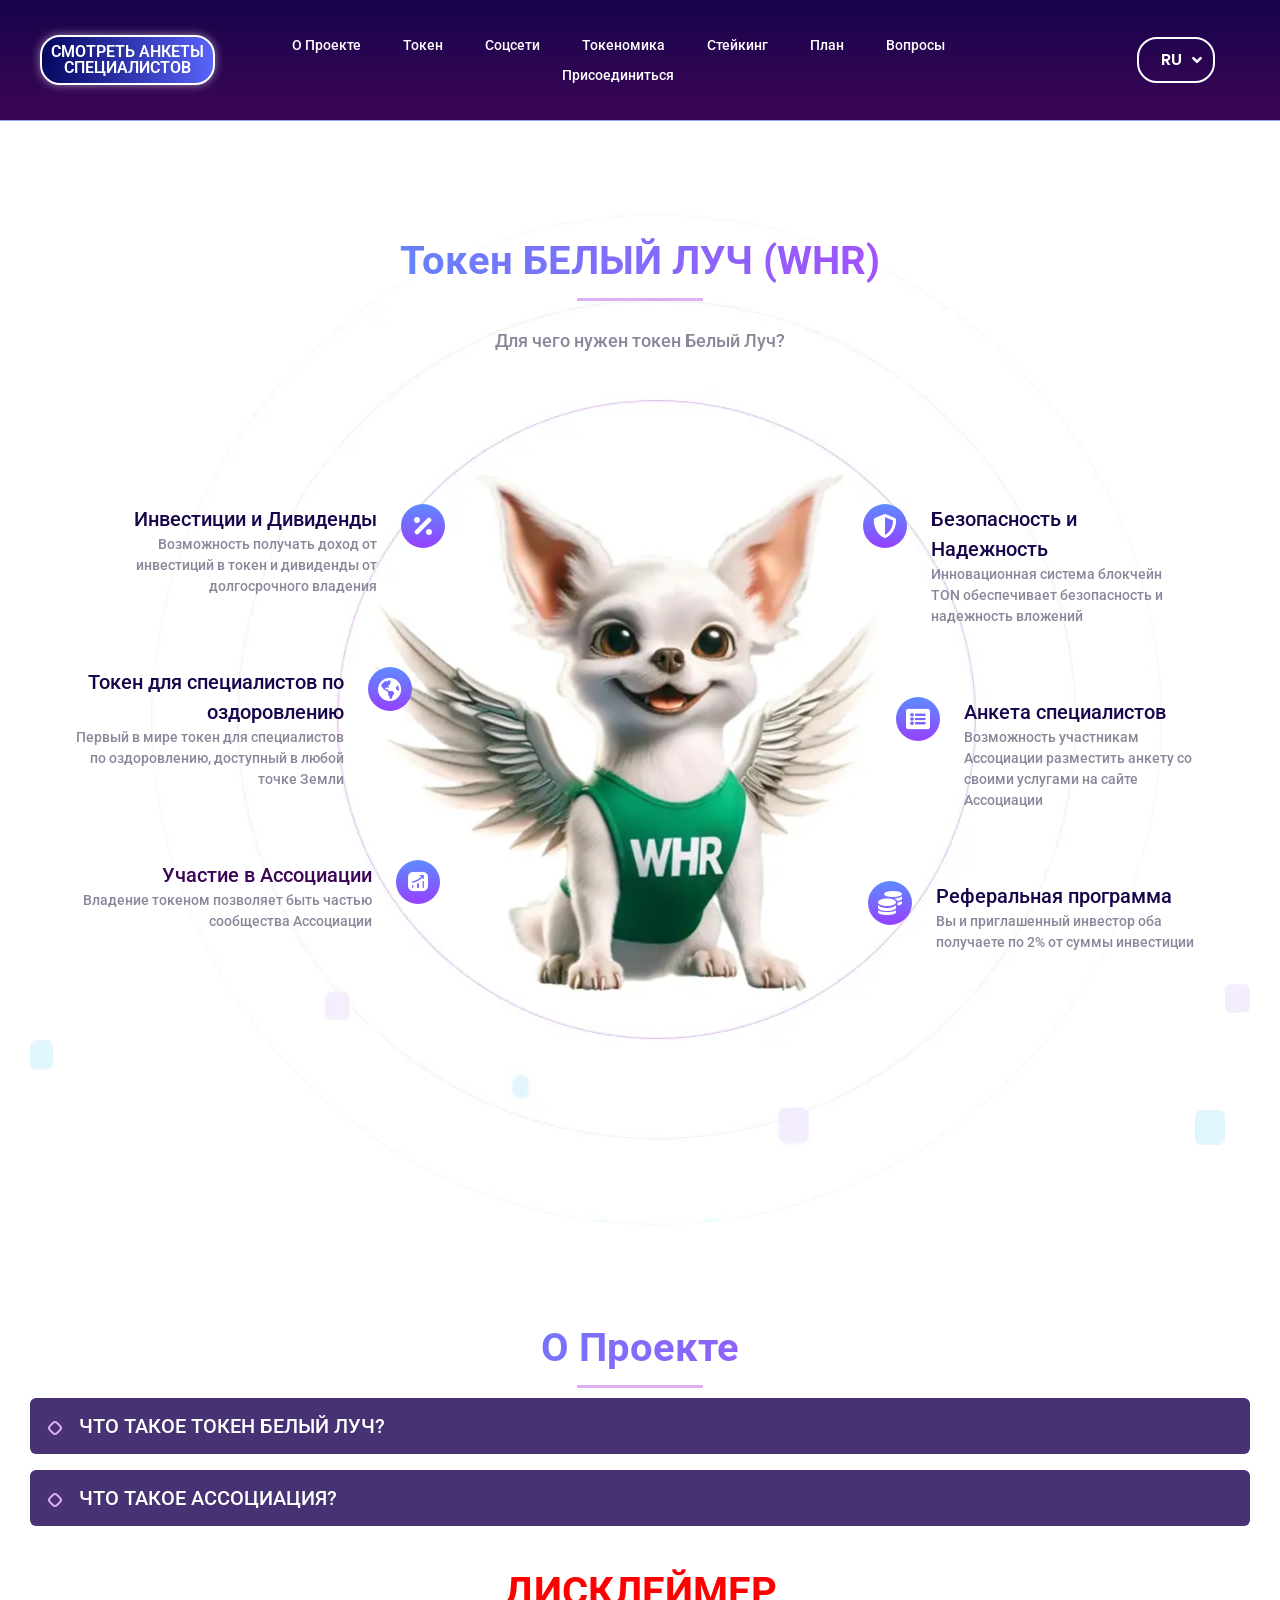
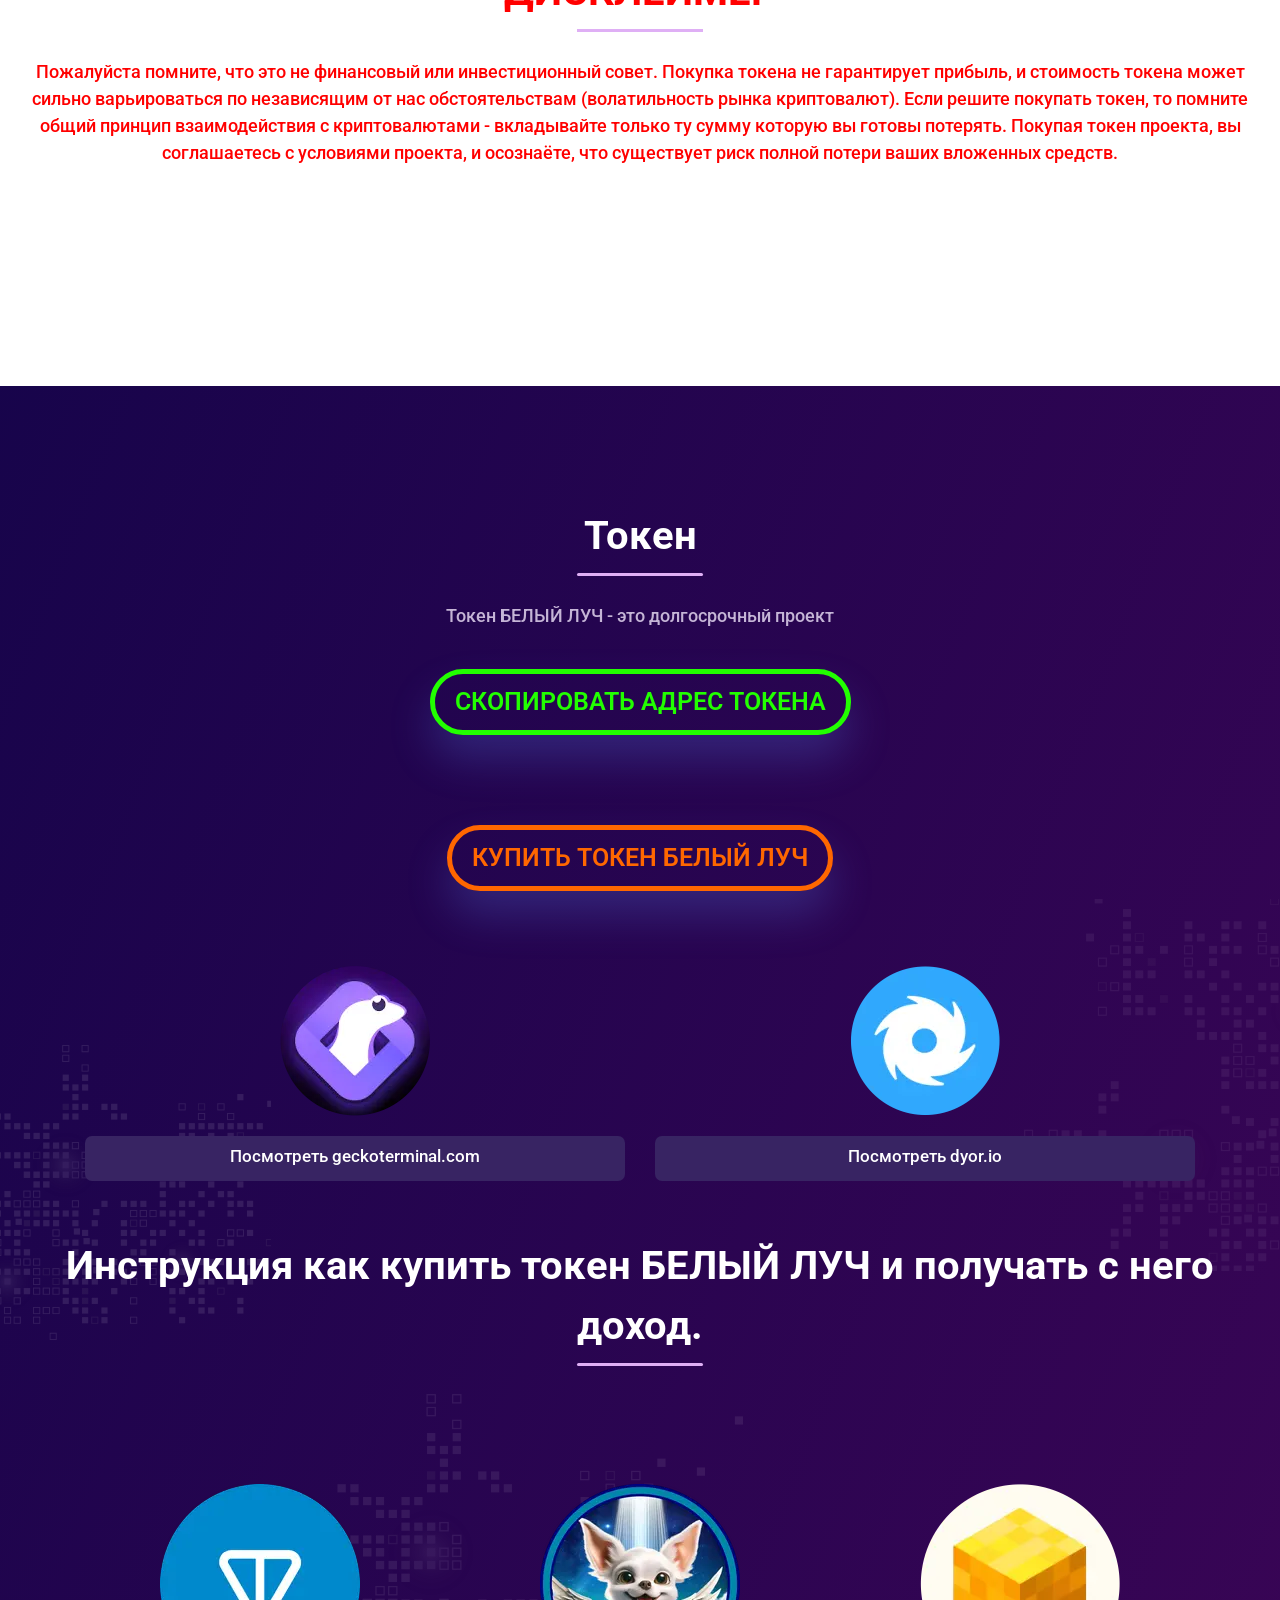
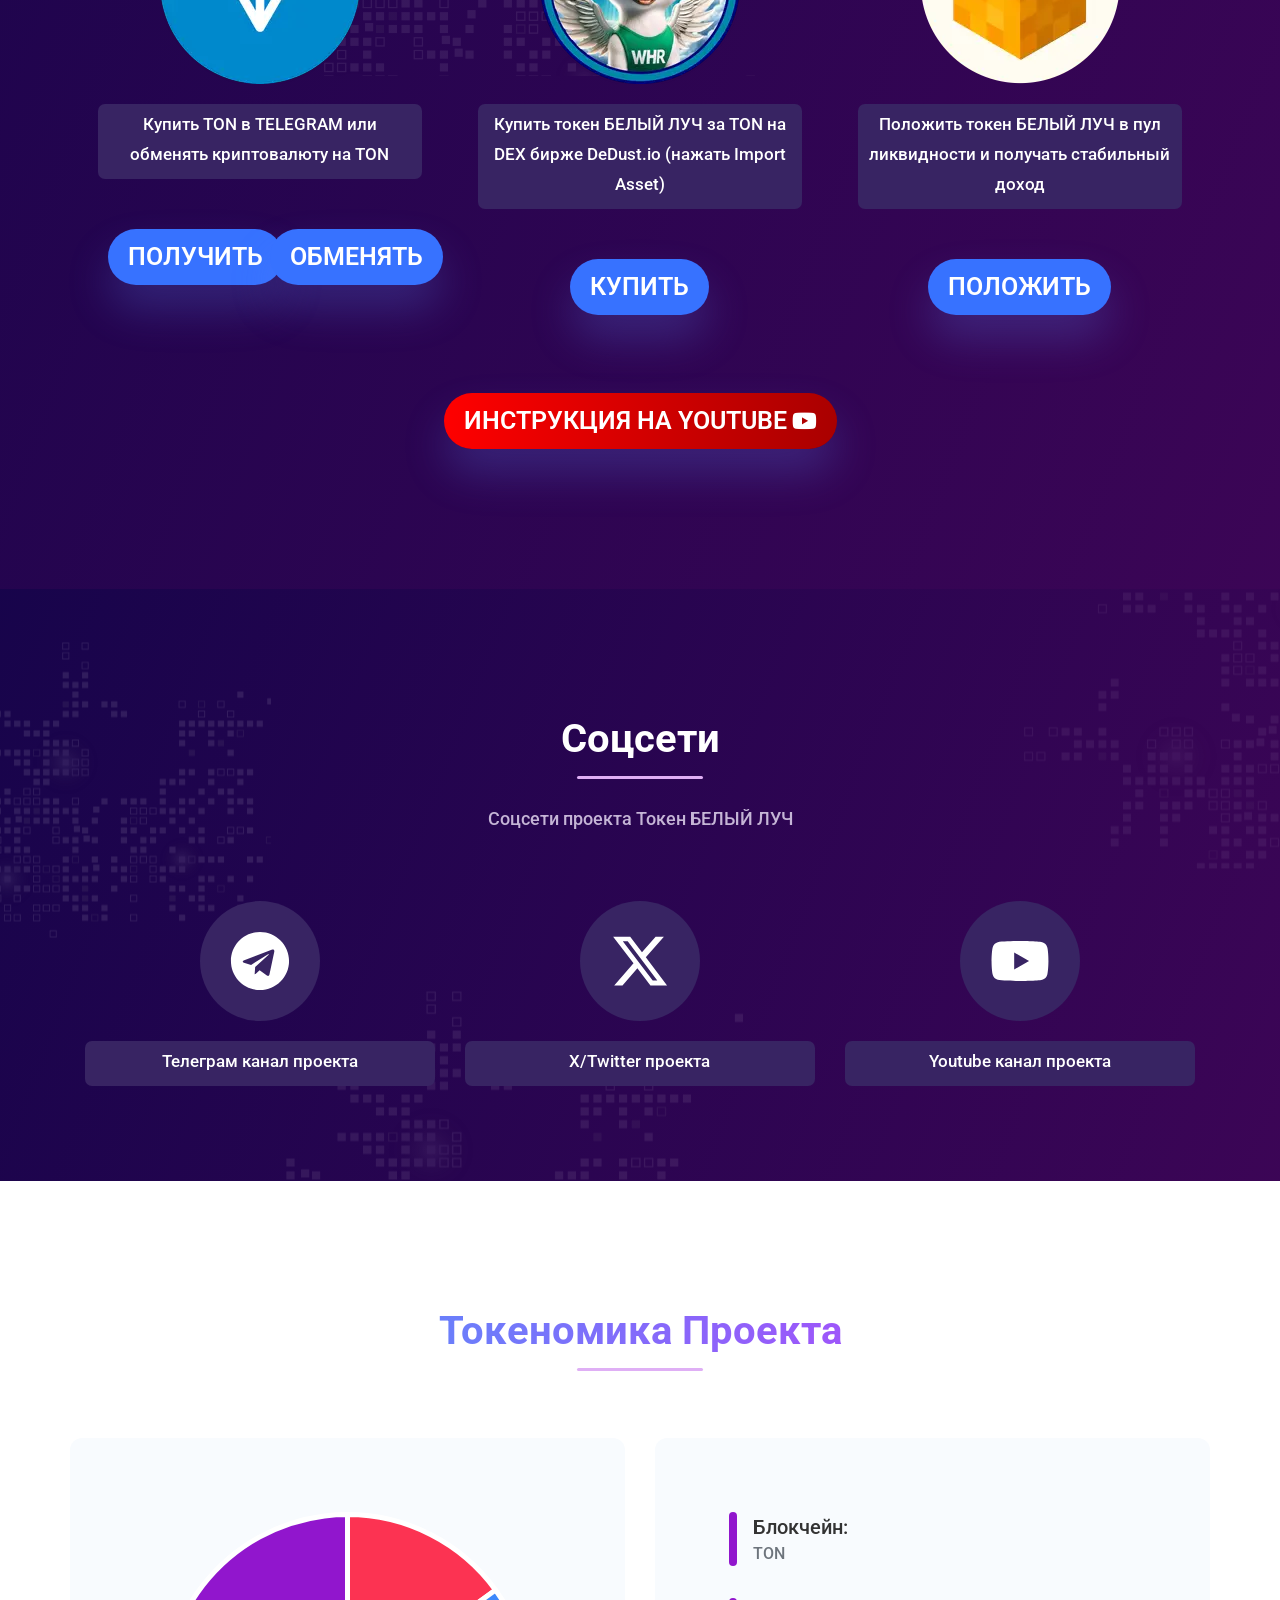
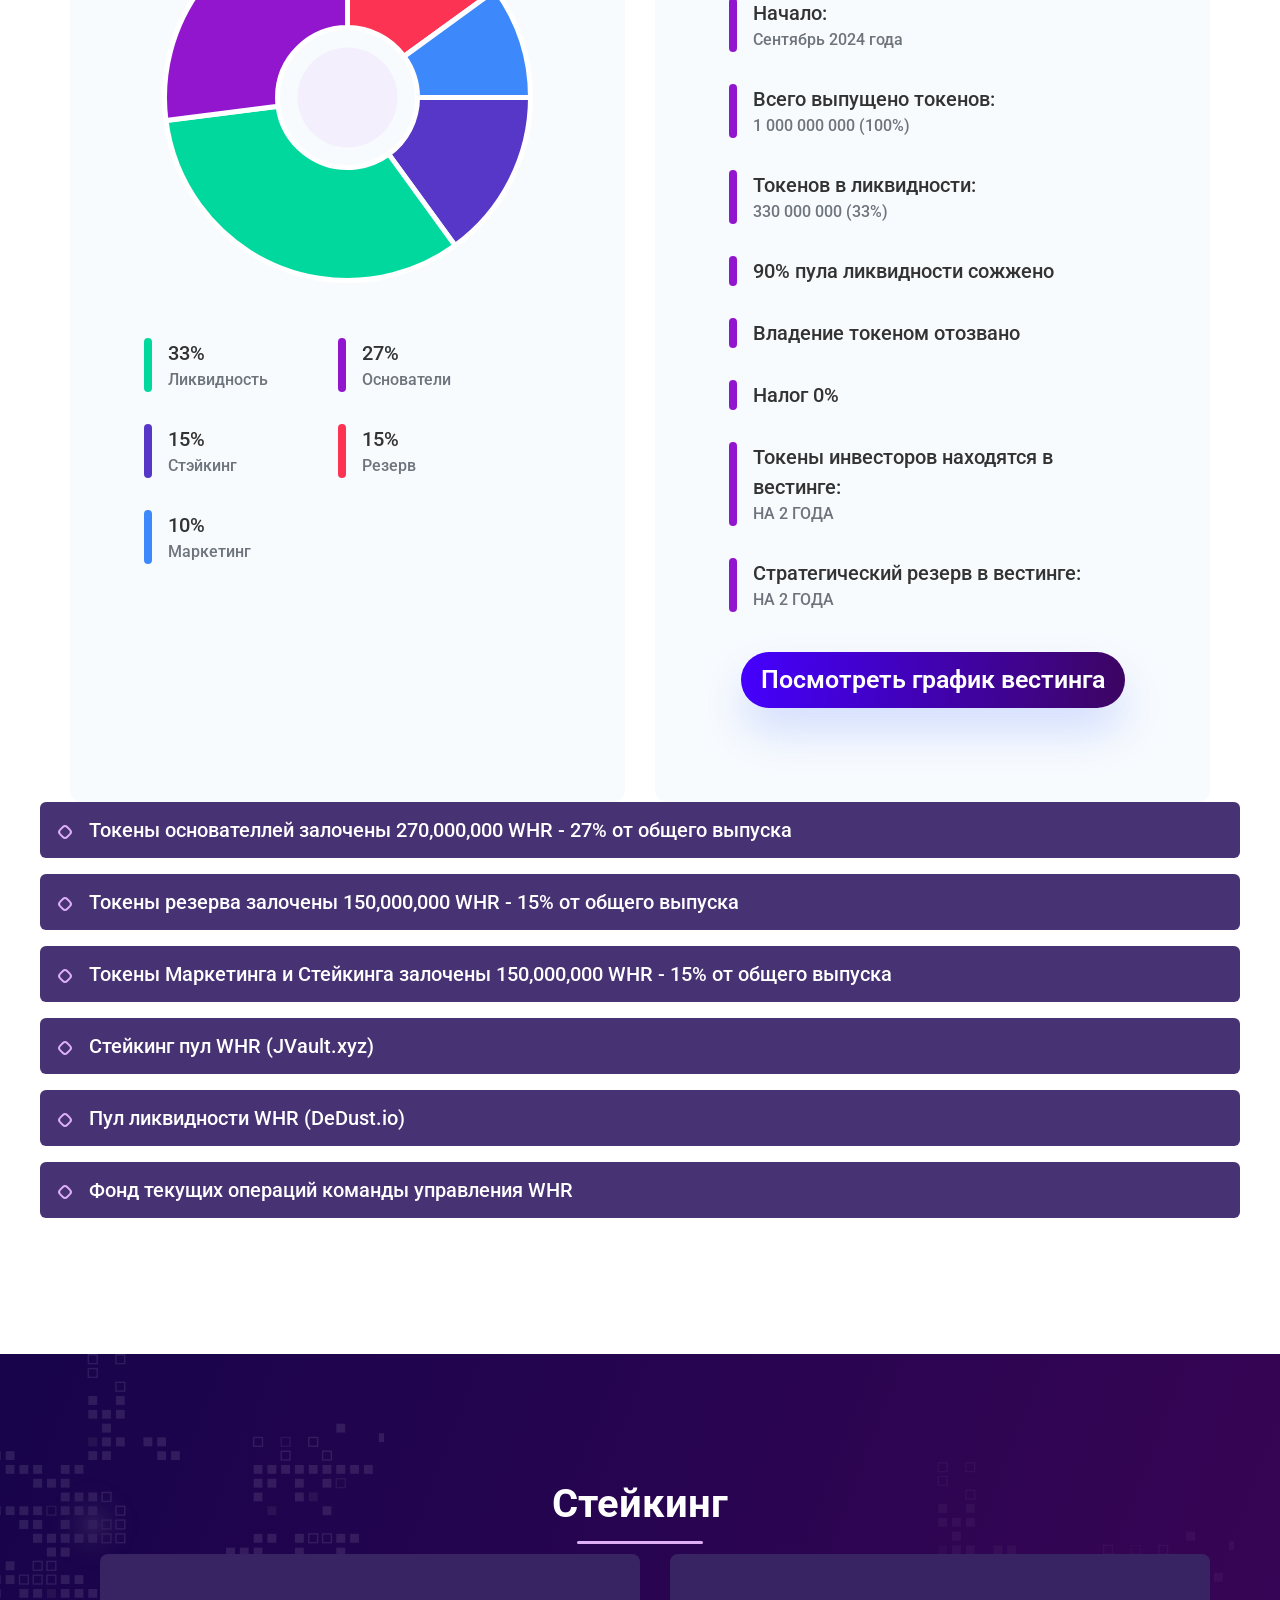
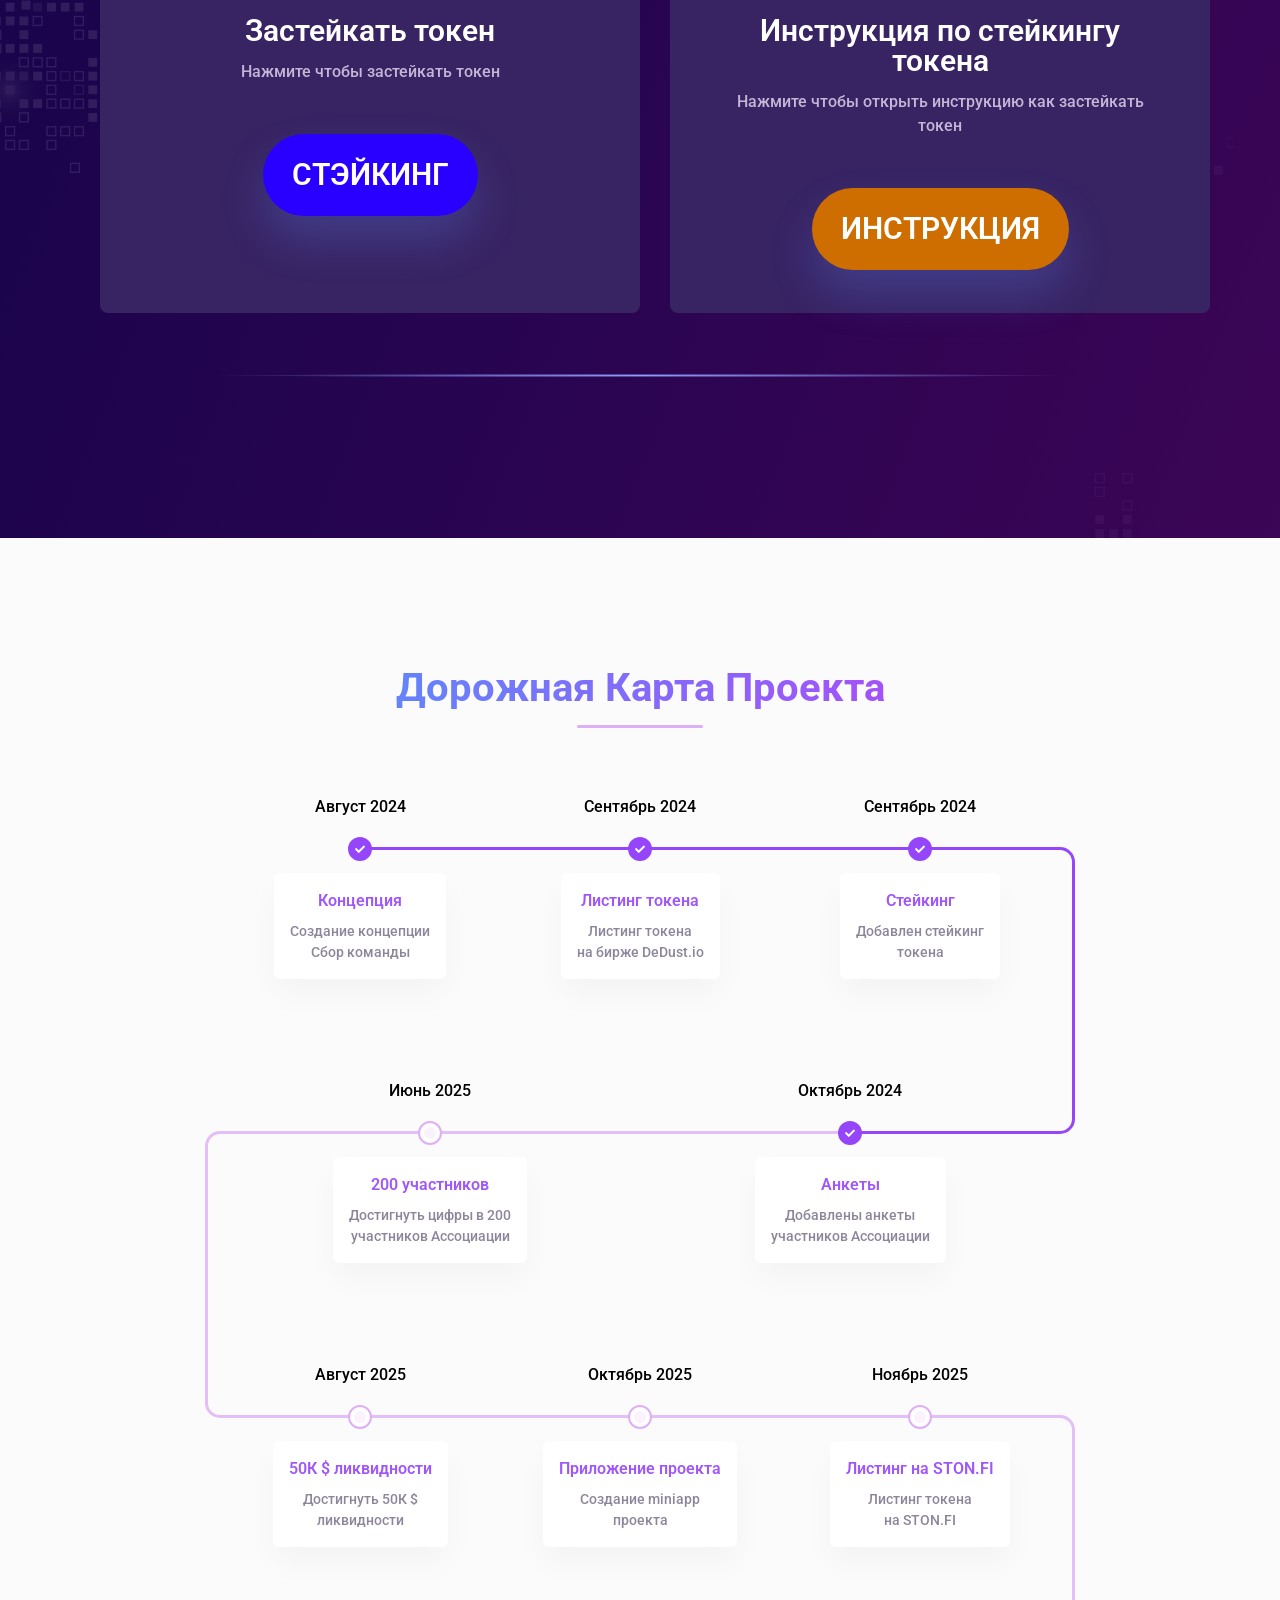
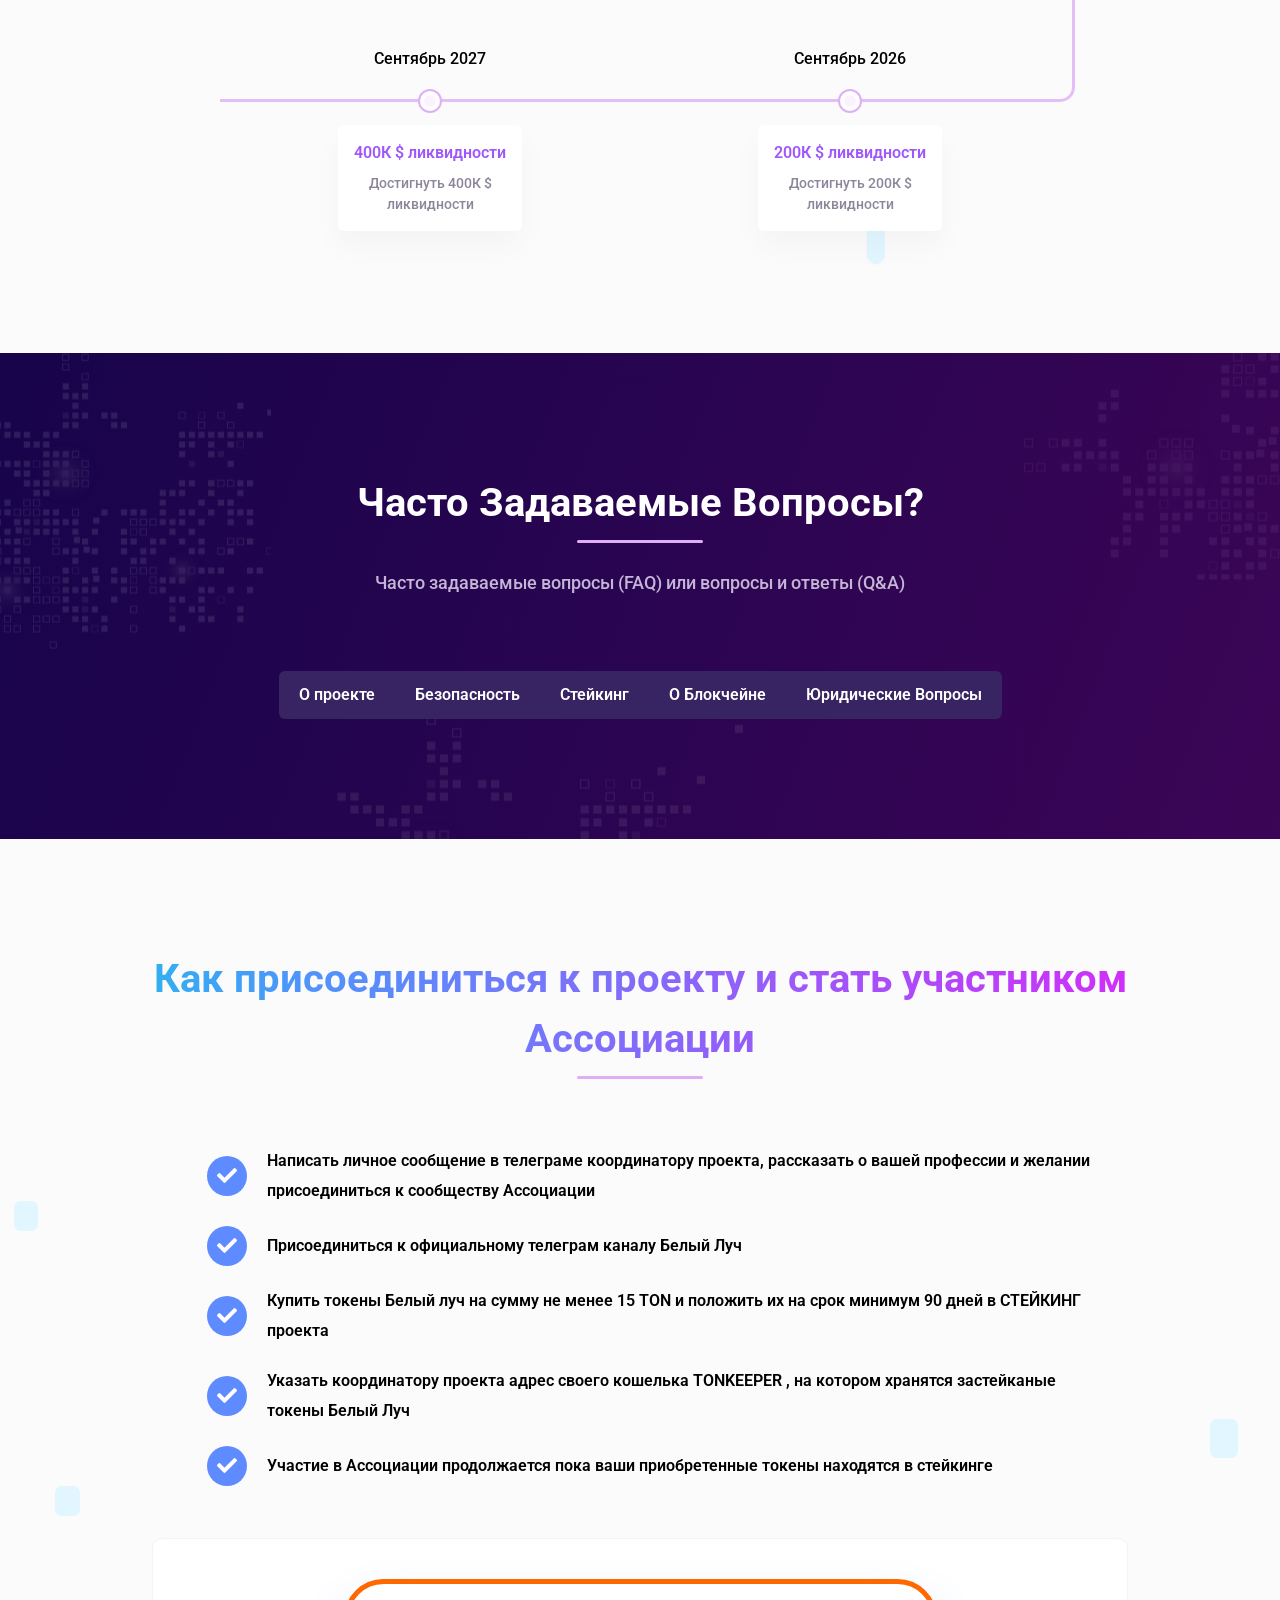
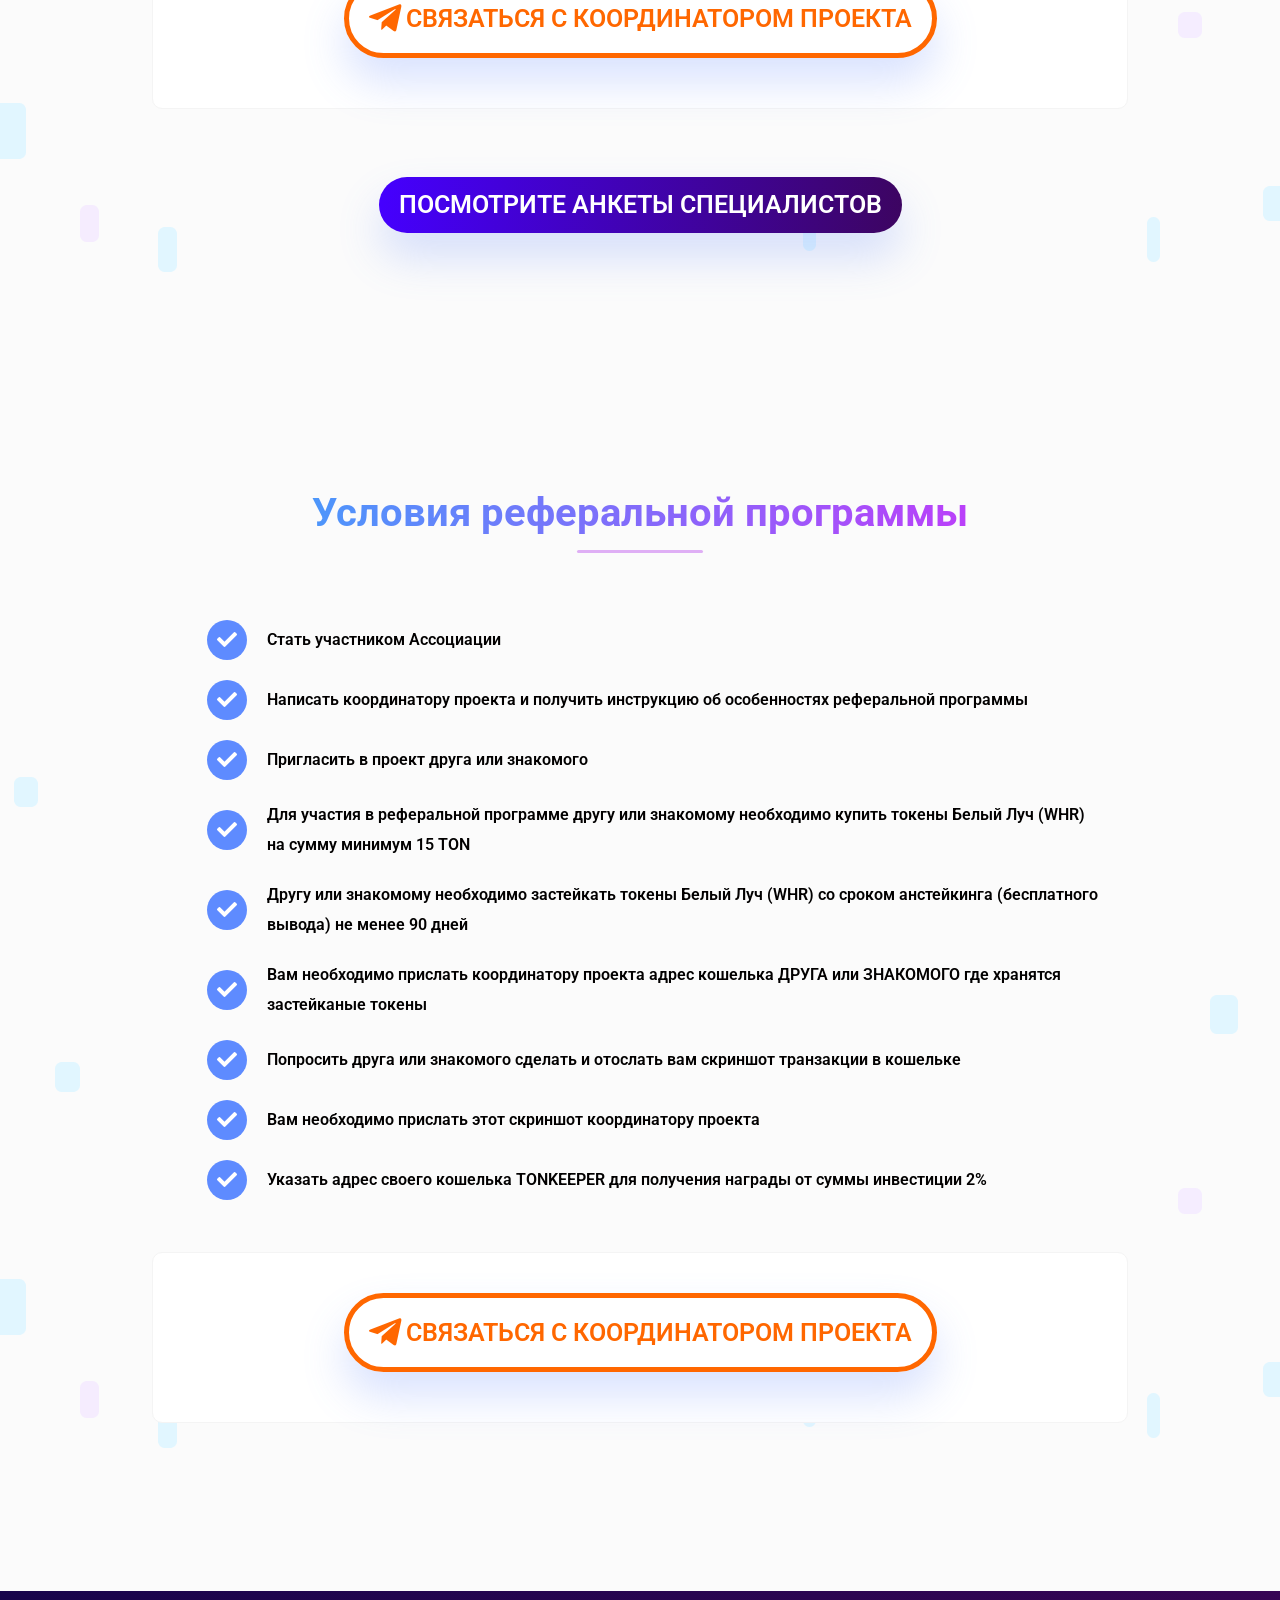
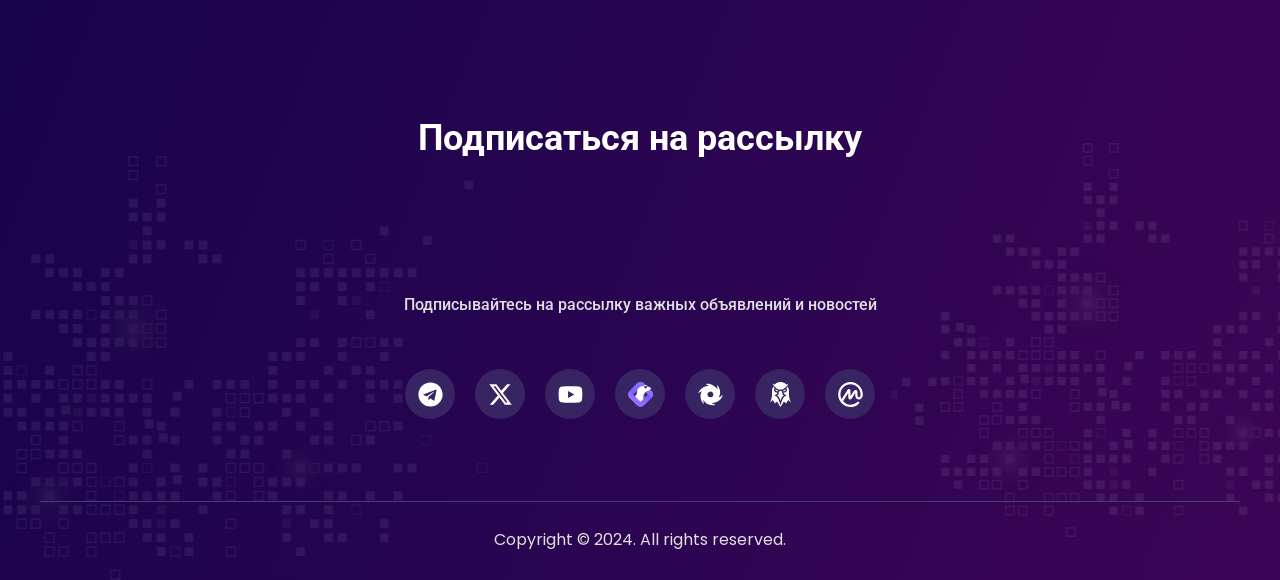
<file: docs/ru/home/index.html>
<!DOCTYPE html>
<html lang="ru-RU" >

<head>
    <meta http-equiv="Content-Type" content="text/html; charset=UTF-8" />
    <link rel="profile" href="//gmpg.org/xfn/11">
    <meta http-equiv="X-UA-Compatible" content="IE=edge">
    <meta name="viewport" content="width=device-width, initial-scale=1, shrink-to-fit=no"/>
    <title>WhiteRayToken &#8212; WhiteRayToken Landing Page</title>
<meta name='robots' content='max-image-preview:large' />
	<style>img:is([sizes="auto" i], [sizes^="auto," i]) { contain-intrinsic-size: 3000px 1500px }</style>
	<link rel="alternate" href="index.html" hreflang="ru" />
<link rel="alternate" href="../../index.html" hreflang="en" />
<link rel='dns-prefetch' href='//fonts.googleapis.com' />

<script type="text/javascript">
/* <![CDATA[ */
window._wpemojiSettings = {"baseUrl":"https:\/\/s.w.org\/images\/core\/emoji\/15.0.3\/72x72\/","ext":".png","svgUrl":"https:\/\/s.w.org\/images\/core\/emoji\/15.0.3\/svg\/","svgExt":".svg","source":{}};
/*! This file is auto-generated */
!function(i,n){var o,s,e;function c(e){try{var t={supportTests:e,timestamp:(new Date).valueOf()};sessionStorage.setItem(o,JSON.stringify(t))}catch(e){}}function p(e,t,n){e.clearRect(0,0,e.canvas.width,e.canvas.height),e.fillText(t,0,0);var t=new Uint32Array(e.getImageData(0,0,e.canvas.width,e.canvas.height).data),r=(e.clearRect(0,0,e.canvas.width,e.canvas.height),e.fillText(n,0,0),new Uint32Array(e.getImageData(0,0,e.canvas.width,e.canvas.height).data));return t.every(function(e,t){return e===r[t]})}function u(e,t,n){switch(t){case"flag":return n(e,"\ud83c\udff3\ufe0f\u200d\u26a7\ufe0f","\ud83c\udff3\ufe0f\u200b\u26a7\ufe0f")?!1:!n(e,"\ud83c\uddfa\ud83c\uddf3","\ud83c\uddfa\u200b\ud83c\uddf3")&&!n(e,"\ud83c\udff4\udb40\udc67\udb40\udc62\udb40\udc65\udb40\udc6e\udb40\udc67\udb40\udc7f","\ud83c\udff4\u200b\udb40\udc67\u200b\udb40\udc62\u200b\udb40\udc65\u200b\udb40\udc6e\u200b\udb40\udc67\u200b\udb40\udc7f");case"emoji":return!n(e,"\ud83d\udc26\u200d\u2b1b","\ud83d\udc26\u200b\u2b1b")}return!1}function f(e,t,n){var r="undefined"!=typeof WorkerGlobalScope&&self instanceof WorkerGlobalScope?new OffscreenCanvas(300,150):i.createElement("canvas"),a=r.getContext("2d",{willReadFrequently:!0}),o=(a.textBaseline="top",a.font="600 32px Arial",{});return e.forEach(function(e){o[e]=t(a,e,n)}),o}function t(e){var t=i.createElement("script");t.src=e,t.defer=!0,i.head.appendChild(t)}"undefined"!=typeof Promise&&(o="wpEmojiSettingsSupports",s=["flag","emoji"],n.supports={everything:!0,everythingExceptFlag:!0},e=new Promise(function(e){i.addEventListener("DOMContentLoaded",e,{once:!0})}),new Promise(function(t){var n=function(){try{var e=JSON.parse(sessionStorage.getItem(o));if("object"==typeof e&&"number"==typeof e.timestamp&&(new Date).valueOf()<e.timestamp+604800&&"object"==typeof e.supportTests)return e.supportTests}catch(e){}return null}();if(!n){if("undefined"!=typeof Worker&&"undefined"!=typeof OffscreenCanvas&&"undefined"!=typeof URL&&URL.createObjectURL&&"undefined"!=typeof Blob)try{var e="postMessage("+f.toString()+"("+[JSON.stringify(s),u.toString(),p.toString()].join(",")+"));",r=new Blob([e],{type:"text/javascript"}),a=new Worker(URL.createObjectURL(r),{name:"wpTestEmojiSupports"});return void(a.onmessage=function(e){c(n=e.data),a.terminate(),t(n)})}catch(e){}c(n=f(s,u,p))}t(n)}).then(function(e){for(var t in e)n.supports[t]=e[t],n.supports.everything=n.supports.everything&&n.supports[t],"flag"!==t&&(n.supports.everythingExceptFlag=n.supports.everythingExceptFlag&&n.supports[t]);n.supports.everythingExceptFlag=n.supports.everythingExceptFlag&&!n.supports.flag,n.DOMReady=!1,n.readyCallback=function(){n.DOMReady=!0}}).then(function(){return e}).then(function(){var e;n.supports.everything||(n.readyCallback(),(e=n.source||{}).concatemoji?t(e.concatemoji):e.wpemoji&&e.twemoji&&(t(e.twemoji),t(e.wpemoji)))}))}((window,document),window._wpemojiSettings);
/* ]]> */
</script>
<style id='wp-emoji-styles-inline-css' type='text/css'>

	img.wp-smiley, img.emoji {
		display: inline !important;
		border: none !important;
		box-shadow: none !important;
		height: 1em !important;
		width: 1em !important;
		margin: 0 0.07em !important;
		vertical-align: -0.1em !important;
		background: none !important;
		padding: 0 !important;
	}
</style>
<style id='classic-theme-styles-inline-css' type='text/css'>
/*! This file is auto-generated */
.wp-block-button__link{color:#fff;background-color:#32373c;border-radius:9999px;box-shadow:none;text-decoration:none;padding:calc(.667em + 2px) calc(1.333em + 2px);font-size:1.125em}.wp-block-file__button{background:#32373c;color:#fff;text-decoration:none}
</style>
<style id='global-styles-inline-css' type='text/css'>
:root{--wp--preset--aspect-ratio--square: 1;--wp--preset--aspect-ratio--4-3: 4/3;--wp--preset--aspect-ratio--3-4: 3/4;--wp--preset--aspect-ratio--3-2: 3/2;--wp--preset--aspect-ratio--2-3: 2/3;--wp--preset--aspect-ratio--16-9: 16/9;--wp--preset--aspect-ratio--9-16: 9/16;--wp--preset--color--black: #000000;--wp--preset--color--cyan-bluish-gray: #abb8c3;--wp--preset--color--white: #ffffff;--wp--preset--color--pale-pink: #f78da7;--wp--preset--color--vivid-red: #cf2e2e;--wp--preset--color--luminous-vivid-orange: #ff6900;--wp--preset--color--luminous-vivid-amber: #fcb900;--wp--preset--color--light-green-cyan: #7bdcb5;--wp--preset--color--vivid-green-cyan: #00d084;--wp--preset--color--pale-cyan-blue: #8ed1fc;--wp--preset--color--vivid-cyan-blue: #0693e3;--wp--preset--color--vivid-purple: #9b51e0;--wp--preset--gradient--vivid-cyan-blue-to-vivid-purple: linear-gradient(135deg,rgba(6,147,227,1) 0%,rgb(155,81,224) 100%);--wp--preset--gradient--light-green-cyan-to-vivid-green-cyan: linear-gradient(135deg,rgb(122,220,180) 0%,rgb(0,208,130) 100%);--wp--preset--gradient--luminous-vivid-amber-to-luminous-vivid-orange: linear-gradient(135deg,rgba(252,185,0,1) 0%,rgba(255,105,0,1) 100%);--wp--preset--gradient--luminous-vivid-orange-to-vivid-red: linear-gradient(135deg,rgba(255,105,0,1) 0%,rgb(207,46,46) 100%);--wp--preset--gradient--very-light-gray-to-cyan-bluish-gray: linear-gradient(135deg,rgb(238,238,238) 0%,rgb(169,184,195) 100%);--wp--preset--gradient--cool-to-warm-spectrum: linear-gradient(135deg,rgb(74,234,220) 0%,rgb(151,120,209) 20%,rgb(207,42,186) 40%,rgb(238,44,130) 60%,rgb(251,105,98) 80%,rgb(254,248,76) 100%);--wp--preset--gradient--blush-light-purple: linear-gradient(135deg,rgb(255,206,236) 0%,rgb(152,150,240) 100%);--wp--preset--gradient--blush-bordeaux: linear-gradient(135deg,rgb(254,205,165) 0%,rgb(254,45,45) 50%,rgb(107,0,62) 100%);--wp--preset--gradient--luminous-dusk: linear-gradient(135deg,rgb(255,203,112) 0%,rgb(199,81,192) 50%,rgb(65,88,208) 100%);--wp--preset--gradient--pale-ocean: linear-gradient(135deg,rgb(255,245,203) 0%,rgb(182,227,212) 50%,rgb(51,167,181) 100%);--wp--preset--gradient--electric-grass: linear-gradient(135deg,rgb(202,248,128) 0%,rgb(113,206,126) 100%);--wp--preset--gradient--midnight: linear-gradient(135deg,rgb(2,3,129) 0%,rgb(40,116,252) 100%);--wp--preset--font-size--small: 13px;--wp--preset--font-size--medium: 20px;--wp--preset--font-size--large: 36px;--wp--preset--font-size--x-large: 42px;--wp--preset--spacing--20: 0.44rem;--wp--preset--spacing--30: 0.67rem;--wp--preset--spacing--40: 1rem;--wp--preset--spacing--50: 1.5rem;--wp--preset--spacing--60: 2.25rem;--wp--preset--spacing--70: 3.38rem;--wp--preset--spacing--80: 5.06rem;--wp--preset--shadow--natural: 6px 6px 9px rgba(0, 0, 0, 0.2);--wp--preset--shadow--deep: 12px 12px 50px rgba(0, 0, 0, 0.4);--wp--preset--shadow--sharp: 6px 6px 0px rgba(0, 0, 0, 0.2);--wp--preset--shadow--outlined: 6px 6px 0px -3px rgba(255, 255, 255, 1), 6px 6px rgba(0, 0, 0, 1);--wp--preset--shadow--crisp: 6px 6px 0px rgba(0, 0, 0, 1);}:where(.is-layout-flex){gap: 0.5em;}:where(.is-layout-grid){gap: 0.5em;}body .is-layout-flex{display: flex;}.is-layout-flex{flex-wrap: wrap;align-items: center;}.is-layout-flex > :is(*, div){margin: 0;}body .is-layout-grid{display: grid;}.is-layout-grid > :is(*, div){margin: 0;}:where(.wp-block-columns.is-layout-flex){gap: 2em;}:where(.wp-block-columns.is-layout-grid){gap: 2em;}:where(.wp-block-post-template.is-layout-flex){gap: 1.25em;}:where(.wp-block-post-template.is-layout-grid){gap: 1.25em;}.has-black-color{color: var(--wp--preset--color--black) !important;}.has-cyan-bluish-gray-color{color: var(--wp--preset--color--cyan-bluish-gray) !important;}.has-white-color{color: var(--wp--preset--color--white) !important;}.has-pale-pink-color{color: var(--wp--preset--color--pale-pink) !important;}.has-vivid-red-color{color: var(--wp--preset--color--vivid-red) !important;}.has-luminous-vivid-orange-color{color: var(--wp--preset--color--luminous-vivid-orange) !important;}.has-luminous-vivid-amber-color{color: var(--wp--preset--color--luminous-vivid-amber) !important;}.has-light-green-cyan-color{color: var(--wp--preset--color--light-green-cyan) !important;}.has-vivid-green-cyan-color{color: var(--wp--preset--color--vivid-green-cyan) !important;}.has-pale-cyan-blue-color{color: var(--wp--preset--color--pale-cyan-blue) !important;}.has-vivid-cyan-blue-color{color: var(--wp--preset--color--vivid-cyan-blue) !important;}.has-vivid-purple-color{color: var(--wp--preset--color--vivid-purple) !important;}.has-black-background-color{background-color: var(--wp--preset--color--black) !important;}.has-cyan-bluish-gray-background-color{background-color: var(--wp--preset--color--cyan-bluish-gray) !important;}.has-white-background-color{background-color: var(--wp--preset--color--white) !important;}.has-pale-pink-background-color{background-color: var(--wp--preset--color--pale-pink) !important;}.has-vivid-red-background-color{background-color: var(--wp--preset--color--vivid-red) !important;}.has-luminous-vivid-orange-background-color{background-color: var(--wp--preset--color--luminous-vivid-orange) !important;}.has-luminous-vivid-amber-background-color{background-color: var(--wp--preset--color--luminous-vivid-amber) !important;}.has-light-green-cyan-background-color{background-color: var(--wp--preset--color--light-green-cyan) !important;}.has-vivid-green-cyan-background-color{background-color: var(--wp--preset--color--vivid-green-cyan) !important;}.has-pale-cyan-blue-background-color{background-color: var(--wp--preset--color--pale-cyan-blue) !important;}.has-vivid-cyan-blue-background-color{background-color: var(--wp--preset--color--vivid-cyan-blue) !important;}.has-vivid-purple-background-color{background-color: var(--wp--preset--color--vivid-purple) !important;}.has-black-border-color{border-color: var(--wp--preset--color--black) !important;}.has-cyan-bluish-gray-border-color{border-color: var(--wp--preset--color--cyan-bluish-gray) !important;}.has-white-border-color{border-color: var(--wp--preset--color--white) !important;}.has-pale-pink-border-color{border-color: var(--wp--preset--color--pale-pink) !important;}.has-vivid-red-border-color{border-color: var(--wp--preset--color--vivid-red) !important;}.has-luminous-vivid-orange-border-color{border-color: var(--wp--preset--color--luminous-vivid-orange) !important;}.has-luminous-vivid-amber-border-color{border-color: var(--wp--preset--color--luminous-vivid-amber) !important;}.has-light-green-cyan-border-color{border-color: var(--wp--preset--color--light-green-cyan) !important;}.has-vivid-green-cyan-border-color{border-color: var(--wp--preset--color--vivid-green-cyan) !important;}.has-pale-cyan-blue-border-color{border-color: var(--wp--preset--color--pale-cyan-blue) !important;}.has-vivid-cyan-blue-border-color{border-color: var(--wp--preset--color--vivid-cyan-blue) !important;}.has-vivid-purple-border-color{border-color: var(--wp--preset--color--vivid-purple) !important;}.has-vivid-cyan-blue-to-vivid-purple-gradient-background{background: var(--wp--preset--gradient--vivid-cyan-blue-to-vivid-purple) !important;}.has-light-green-cyan-to-vivid-green-cyan-gradient-background{background: var(--wp--preset--gradient--light-green-cyan-to-vivid-green-cyan) !important;}.has-luminous-vivid-amber-to-luminous-vivid-orange-gradient-background{background: var(--wp--preset--gradient--luminous-vivid-amber-to-luminous-vivid-orange) !important;}.has-luminous-vivid-orange-to-vivid-red-gradient-background{background: var(--wp--preset--gradient--luminous-vivid-orange-to-vivid-red) !important;}.has-very-light-gray-to-cyan-bluish-gray-gradient-background{background: var(--wp--preset--gradient--very-light-gray-to-cyan-bluish-gray) !important;}.has-cool-to-warm-spectrum-gradient-background{background: var(--wp--preset--gradient--cool-to-warm-spectrum) !important;}.has-blush-light-purple-gradient-background{background: var(--wp--preset--gradient--blush-light-purple) !important;}.has-blush-bordeaux-gradient-background{background: var(--wp--preset--gradient--blush-bordeaux) !important;}.has-luminous-dusk-gradient-background{background: var(--wp--preset--gradient--luminous-dusk) !important;}.has-pale-ocean-gradient-background{background: var(--wp--preset--gradient--pale-ocean) !important;}.has-electric-grass-gradient-background{background: var(--wp--preset--gradient--electric-grass) !important;}.has-midnight-gradient-background{background: var(--wp--preset--gradient--midnight) !important;}.has-small-font-size{font-size: var(--wp--preset--font-size--small) !important;}.has-medium-font-size{font-size: var(--wp--preset--font-size--medium) !important;}.has-large-font-size{font-size: var(--wp--preset--font-size--large) !important;}.has-x-large-font-size{font-size: var(--wp--preset--font-size--x-large) !important;}
:where(.wp-block-post-template.is-layout-flex){gap: 1.25em;}:where(.wp-block-post-template.is-layout-grid){gap: 1.25em;}
:where(.wp-block-columns.is-layout-flex){gap: 2em;}:where(.wp-block-columns.is-layout-grid){gap: 2em;}
:root :where(.wp-block-pullquote){font-size: 1.5em;line-height: 1.6;}
</style>
<link rel='stylesheet' id='contact-form-7-css' href='../../assets/whiteray.app/wp-content/plugins/contact-form-7/includes/css/styles__e27ffa8001.css' type='text/css' media='all' />
<link rel='stylesheet' id='cryptlight-style-css' href='../../assets/whiteray.app/wp-content/themes/cryptlight/style__adefdf1df1.css' type='text/css' media='all' />
<style id='cryptlight-style-inline-css' type='text/css'>
:root{--primary: #3772FF;--text: #6D747C;--primary-font: Poppins;--font-size: 16px;--line-height: 30px;--letter-spacing: 0px;--width-sidebar: 320px;--main-content:  calc( 100% - 320px );--container-width: 1290px;--boxed-offset: 20px;--woo-layout: layout_1c;--woo-width-sidebar: 320px;--woo-main-content:  calc( 100% - 320px );}@media (min-width: 1024px) and ( max-width: 1350px ){
		        body .row_site,
		        body .elementor-section.elementor-section-boxed>.elementor-container{
		            max-width: 100%;
		            padding-left: 30px;
		            padding-right: 30px;
		        }
		    }
</style>
<link rel='stylesheet' id='child-style-css' href='../../assets/whiteray.app/wp-content/themes/cryptlight-child/style__6954506950.css' type='text/css' media='all' />
<link rel='stylesheet' id='ova-google-fonts-css' href='//fonts.googleapis.com/css?family=Poppins%3A100%2C200%2C300%2C400%2C500%2C600%2C700%2C800%2C900' type='text/css' media='all' />
<link rel='stylesheet' id='carousel-css' href='../../assets/whiteray.app/wp-content/themes/cryptlight/assets/libs/carousel/assets/owl.carousel.min.css' type='text/css' media='all' />
<link rel='stylesheet' id='ovaicon-css' href='../../assets/whiteray.app/wp-content/themes/cryptlight/assets/libs/ovaicon/font/ovaicon.css' type='text/css' media='all' />
<link rel='stylesheet' id='icon-css' href='../../assets/whiteray.app/wp-content/themes/cryptlight/assets/libs/icons/icons.css' type='text/css' media='all' />
<link rel='stylesheet' id='iconly-css' href='../../assets/whiteray.app/wp-content/themes/cryptlight/assets/libs/iconly/css/style.css' type='text/css' media='all' />
<link rel='stylesheet' id='icomoon-css' href='../../assets/whiteray.app/wp-content/themes/cryptlight/assets/libs/icomoon/style.css' type='text/css' media='all' />
<link rel='stylesheet' id='nfticon-css' href='../../assets/whiteray.app/wp-content/themes/cryptlight/assets/libs/nfticon/style.css' type='text/css' media='all' />
<link rel='stylesheet' id='elementor-frontend-css' href='../../assets/whiteray.app/wp-content/plugins/elementor/assets/css/frontend.min__6705d12e00.css' type='text/css' media='all' />
<style id='elementor-frontend-inline-css' type='text/css'>
.elementor-kit-9{--e-global-color-primary:#6EC1E4;--e-global-color-secondary:#54595F;--e-global-color-text:#7A7A7A;--e-global-color-accent:#61CE70;--e-global-typography-primary-font-family:"Roboto";--e-global-typography-primary-font-weight:600;--e-global-typography-secondary-font-family:"Roboto Slab";--e-global-typography-secondary-font-weight:400;--e-global-typography-text-font-family:"Roboto";--e-global-typography-text-font-weight:400;--e-global-typography-accent-font-family:"Roboto";--e-global-typography-accent-font-weight:500;}.elementor-section.elementor-section-boxed > .elementor-container{max-width:1140px;}.e-con{--container-max-width:1140px;}.elementor-widget:not(:last-child){margin-block-end:20px;}.elementor-element{--widgets-spacing:20px 20px;--widgets-spacing-row:20px;--widgets-spacing-column:20px;}{}h1.entry-title{display:var(--page-title-display);}@media(max-width:1024px){.elementor-section.elementor-section-boxed > .elementor-container{max-width:1024px;}.e-con{--container-max-width:1024px;}}@media(max-width:767px){.elementor-section.elementor-section-boxed > .elementor-container{max-width:767px;}.e-con{--container-max-width:767px;}}
.elementor-5371 .elementor-element.elementor-element-776f3f5{transition:background 0.3s, border 0.3s, border-radius 0.3s, box-shadow 0.3s;padding:85px 0px 0px 0px;}.elementor-5371 .elementor-element.elementor-element-776f3f5 > .elementor-background-overlay{transition:background 0.3s, border-radius 0.3s, opacity 0.3s;}.elementor-5371 .elementor-element.elementor-element-b59fbcd:not(.elementor-motion-effects-element-type-background) > .elementor-widget-wrap, .elementor-5371 .elementor-element.elementor-element-b59fbcd > .elementor-widget-wrap > .elementor-motion-effects-container > .elementor-motion-effects-layer{background-image:url("../../assets/whiteray.app/wp-content/uploads/2024/10/bg_home.webp");background-position:center center;background-repeat:no-repeat;background-size:contain;}.elementor-5371 .elementor-element.elementor-element-b59fbcd > .elementor-element-populated{transition:background 0.3s, border 0.3s, border-radius 0.3s, box-shadow 0.3s;padding:25px 0px 220px 0px;}.elementor-5371 .elementor-element.elementor-element-b59fbcd > .elementor-element-populated > .elementor-background-overlay{transition:background 0.3s, border-radius 0.3s, opacity 0.3s;}.elementor-5371 .elementor-element.elementor-element-02608de .ova-heading{text-align:center;font-family:"Roboto", Sans-serif;font-size:40px;font-weight:bold;line-height:60px;}.elementor-5371 .elementor-element.elementor-element-02608de .ova-heading-description{text-align:center;color:#8D869B;font-family:"Roboto", Sans-serif;font-size:18px;font-weight:500;line-height:27px;}.elementor-5371 .elementor-element.elementor-element-02608de .ova-heading .ova_before{background-color:#DFAFF5;margin:0px 0px 0px -63px;width:126px;height:3px;}.elementor-5371 .elementor-element.elementor-element-02608de .ova-heading .ova_both_before{background-color:#DFAFF5;width:126px;height:3px;}.elementor-5371 .elementor-element.elementor-element-02608de .ova-heading .ova_both_after{background-color:#DFAFF5;width:126px;height:3px;}.elementor-5371 .elementor-element.elementor-element-02608de .ova-heading .ova_after{background-color:#DFAFF5;margin:0px 0px 0px -63px;width:126px;height:3px;}.elementor-5371 .elementor-element.elementor-element-02608de .ova-heading.ova_top:before{background-color:#DFAFF5;margin:0px 0px 0px -63px;left:50%;width:126px;height:3px;}.elementor-5371 .elementor-element.elementor-element-02608de .ova-heading.ova_botton:before{background-color:#DFAFF5;margin:0px 0px 0px -63px;left:50%;width:126px;height:3px;}.elementor-5371 .elementor-element.elementor-element-cfc3238{padding:120px 0px 0px 0px;}.elementor-5371 .elementor-element.elementor-element-bbf6a53 > .elementor-widget-container{margin:0px 0px 50px 0px;padding:0% 33% 0% 10%;}.elementor-5371 .elementor-element.elementor-element-bbf6a53{text-align:right;}.elementor-5371 .elementor-element.elementor-element-bbf6a53 .ova-card-v2 .card-container-v2 .card-content-v2 .ova-card-content .title{font-family:"Roboto", Sans-serif;font-size:20px;font-weight:500;line-height:30px;color:#17044B;}.elementor-5371 .elementor-element.elementor-element-bbf6a53 .ova-card .title{color:#17044B;}.elementor-5371 .elementor-element.elementor-element-bbf6a53 .ova-card-v3 .card-content-v3 .title{color:#17044B;}.elementor-5371 .elementor-element.elementor-element-bbf6a53 .ova-card-v4 .title{color:#17044B;}.elementor-5371 .elementor-element.elementor-element-bbf6a53 .ova-card-v2 .card-container-v2 .card-content-v2 .ova-card-content .description{font-family:"Roboto", Sans-serif;font-size:14px;font-weight:500;line-height:21px;color:#8D869B;}.elementor-5371 .elementor-element.elementor-element-bbf6a53 .ova-card .desc{color:#8D869B;}.elementor-5371 .elementor-element.elementor-element-bbf6a53 .ova-card-v3 .card-content-v3 .description{color:#8D869B;}.elementor-5371 .elementor-element.elementor-element-bbf6a53 .ova-card-v4 .description{color:#8D869B;}.elementor-5371 .elementor-element.elementor-element-30ba8dd > .elementor-widget-container{margin:0px 0px 50px 0px;padding:0% 39% 0% 0%;}.elementor-5371 .elementor-element.elementor-element-30ba8dd{text-align:right;}.elementor-5371 .elementor-element.elementor-element-30ba8dd .ova-card-v2 .card-container-v2 .card-content-v2 .ova-card-content .title{font-family:"Roboto", Sans-serif;font-size:20px;font-weight:500;line-height:30px;color:#17044B;}.elementor-5371 .elementor-element.elementor-element-30ba8dd .ova-card .title{color:#17044B;}.elementor-5371 .elementor-element.elementor-element-30ba8dd .ova-card-v3 .card-content-v3 .title{color:#17044B;}.elementor-5371 .elementor-element.elementor-element-30ba8dd .ova-card-v4 .title{color:#17044B;}.elementor-5371 .elementor-element.elementor-element-30ba8dd .ova-card-v2 .card-container-v2 .card-content-v2 .ova-card-content .description{font-family:"Roboto", Sans-serif;font-size:14px;font-weight:500;line-height:21px;color:#8D869B;}.elementor-5371 .elementor-element.elementor-element-30ba8dd .ova-card .desc{color:#8D869B;}.elementor-5371 .elementor-element.elementor-element-30ba8dd .ova-card-v3 .card-content-v3 .description{color:#8D869B;}.elementor-5371 .elementor-element.elementor-element-30ba8dd .ova-card-v4 .description{color:#8D869B;}.elementor-5371 .elementor-element.elementor-element-ba0233b > .elementor-widget-container{padding:0% 34% 0% 1%;}.elementor-5371 .elementor-element.elementor-element-ba0233b{text-align:right;}.elementor-5371 .elementor-element.elementor-element-ba0233b .ova-card-v2 .card-container-v2 .card-content-v2 .ova-card-icon-box .icon i{font-family:"Roboto", Sans-serif;}.elementor-5371 .elementor-element.elementor-element-ba0233b .ova-card-v2 .card-container-v2 .card-content-v2 .ova-card-content .title{font-family:"Roboto", Sans-serif;font-size:20px;font-weight:500;line-height:30px;color:#3C0556;}.elementor-5371 .elementor-element.elementor-element-ba0233b .ova-card .title{color:#3C0556;}.elementor-5371 .elementor-element.elementor-element-ba0233b .ova-card-v3 .card-content-v3 .title{color:#3C0556;}.elementor-5371 .elementor-element.elementor-element-ba0233b .ova-card-v4 .title{color:#3C0556;}.elementor-5371 .elementor-element.elementor-element-ba0233b .ova-card-v2 .card-container-v2 .card-content-v2 .ova-card-content .description{font-family:"Roboto", Sans-serif;font-size:14px;font-weight:500;line-height:21px;color:#8D869B;}.elementor-5371 .elementor-element.elementor-element-ba0233b .ova-card .desc{color:#8D869B;}.elementor-5371 .elementor-element.elementor-element-ba0233b .ova-card-v3 .card-content-v3 .description{color:#8D869B;}.elementor-5371 .elementor-element.elementor-element-ba0233b .ova-card-v4 .description{color:#8D869B;}.elementor-5371 .elementor-element.elementor-element-c67c470 > .elementor-widget-container{margin:0px 0px 50px 0px;padding:0% 4% 0% 38%;}.elementor-5371 .elementor-element.elementor-element-c67c470{text-align:left;}.elementor-5371 .elementor-element.elementor-element-c67c470 .ova-card-v2 .card-container-v2 .card-content-v2 .ova-card-content .title{font-family:"Roboto", Sans-serif;font-size:20px;font-weight:500;line-height:30px;color:#17044B;}.elementor-5371 .elementor-element.elementor-element-c67c470 .ova-card .title{color:#17044B;}.elementor-5371 .elementor-element.elementor-element-c67c470 .ova-card-v3 .card-content-v3 .title{color:#17044B;}.elementor-5371 .elementor-element.elementor-element-c67c470 .ova-card-v4 .title{color:#17044B;}.elementor-5371 .elementor-element.elementor-element-c67c470 .ova-card-v2 .card-container-v2 .card-content-v2 .ova-card-content .description{font-family:"Roboto", Sans-serif;font-size:14px;font-weight:500;line-height:21px;color:#8D869B;}.elementor-5371 .elementor-element.elementor-element-c67c470 .ova-card .desc{color:#8D869B;}.elementor-5371 .elementor-element.elementor-element-c67c470 .ova-card-v3 .card-content-v3 .description{color:#8D869B;}.elementor-5371 .elementor-element.elementor-element-c67c470 .ova-card-v4 .description{color:#8D869B;}.elementor-5371 .elementor-element.elementor-element-9c268b6 > .elementor-widget-container{margin:0px 0px 50px 0px;padding:0% 0% 0% 44%;}.elementor-5371 .elementor-element.elementor-element-9c268b6{text-align:left;}.elementor-5371 .elementor-element.elementor-element-9c268b6 .ova-card-v2 .card-container-v2 .card-content-v2 .ova-card-content .title{font-family:"Roboto", Sans-serif;font-size:20px;font-weight:500;line-height:30px;color:#17044B;}.elementor-5371 .elementor-element.elementor-element-9c268b6 .ova-card .title{color:#17044B;}.elementor-5371 .elementor-element.elementor-element-9c268b6 .ova-card-v3 .card-content-v3 .title{color:#17044B;}.elementor-5371 .elementor-element.elementor-element-9c268b6 .ova-card-v4 .title{color:#17044B;}.elementor-5371 .elementor-element.elementor-element-9c268b6 .ova-card-v2 .card-container-v2 .card-content-v2 .ova-card-content .description{font-family:"Roboto", Sans-serif;font-size:14px;font-weight:500;line-height:21px;color:#8D869B;}.elementor-5371 .elementor-element.elementor-element-9c268b6 .ova-card .desc{color:#8D869B;}.elementor-5371 .elementor-element.elementor-element-9c268b6 .ova-card-v3 .card-content-v3 .description{color:#8D869B;}.elementor-5371 .elementor-element.elementor-element-9c268b6 .ova-card-v4 .description{color:#8D869B;}.elementor-5371 .elementor-element.elementor-element-970a871 > .elementor-widget-container{margin:0px 0px 50px 0px;padding:0% 0% 0% 39%;}.elementor-5371 .elementor-element.elementor-element-970a871{text-align:left;}.elementor-5371 .elementor-element.elementor-element-970a871 .ova-card-v2 .card-container-v2 .card-content-v2 .ova-card-content .title{font-family:"Roboto", Sans-serif;font-size:20px;font-weight:500;line-height:30px;color:#17044B;}.elementor-5371 .elementor-element.elementor-element-970a871 .ova-card .title{color:#17044B;}.elementor-5371 .elementor-element.elementor-element-970a871 .ova-card-v3 .card-content-v3 .title{color:#17044B;}.elementor-5371 .elementor-element.elementor-element-970a871 .ova-card-v4 .title{color:#17044B;}.elementor-5371 .elementor-element.elementor-element-970a871 .ova-card-v2 .card-container-v2 .card-content-v2 .ova-card-content .description{font-family:"Roboto", Sans-serif;font-size:14px;font-weight:500;line-height:21px;color:#8D869B;}.elementor-5371 .elementor-element.elementor-element-970a871 .ova-card .desc{color:#8D869B;}.elementor-5371 .elementor-element.elementor-element-970a871 .ova-card-v3 .card-content-v3 .description{color:#8D869B;}.elementor-5371 .elementor-element.elementor-element-970a871 .ova-card-v4 .description{color:#8D869B;}.elementor-5371 .elementor-element.elementor-element-a61bd0a{transition:background 0.3s, border 0.3s, border-radius 0.3s, box-shadow 0.3s;padding:60px 0px 0px 0px;}.elementor-5371 .elementor-element.elementor-element-a61bd0a > .elementor-background-overlay{transition:background 0.3s, border-radius 0.3s, opacity 0.3s;}.elementor-bc-flex-widget .elementor-5371 .elementor-element.elementor-element-90b7471.elementor-column .elementor-widget-wrap{align-items:center;}.elementor-5371 .elementor-element.elementor-element-90b7471.elementor-column.elementor-element[data-element_type="column"] > .elementor-widget-wrap.elementor-element-populated{align-content:center;align-items:center;}.elementor-5371 .elementor-element.elementor-element-90b7471 > .elementor-element-populated{transition:background 0.3s, border 0.3s, border-radius 0.3s, box-shadow 0.3s;padding:25px 0px 220px 0px;}.elementor-5371 .elementor-element.elementor-element-90b7471 > .elementor-element-populated > .elementor-background-overlay{transition:background 0.3s, border-radius 0.3s, opacity 0.3s;}.elementor-5371 .elementor-element.elementor-element-044eb06 .ova-heading{text-align:center;font-family:"Roboto", Sans-serif;font-size:40px;font-weight:bold;line-height:60px;}.elementor-5371 .elementor-element.elementor-element-044eb06 .ova-heading-description{text-align:center;color:#8D869B;font-family:"Roboto", Sans-serif;font-size:18px;font-weight:500;line-height:27px;}.elementor-5371 .elementor-element.elementor-element-044eb06 .ova-heading .ova_before{background-color:#DFAFF5;margin:0px 0px 0px -63px;width:126px;height:3px;}.elementor-5371 .elementor-element.elementor-element-044eb06 .ova-heading .ova_both_before{background-color:#DFAFF5;width:126px;height:3px;}.elementor-5371 .elementor-element.elementor-element-044eb06 .ova-heading .ova_both_after{background-color:#DFAFF5;width:126px;height:3px;}.elementor-5371 .elementor-element.elementor-element-044eb06 .ova-heading .ova_after{background-color:#DFAFF5;margin:0px 0px 0px -63px;width:126px;height:3px;}.elementor-5371 .elementor-element.elementor-element-044eb06 .ova-heading.ova_top:before{background-color:#DFAFF5;margin:0px 0px 0px -63px;left:50%;width:126px;height:3px;}.elementor-5371 .elementor-element.elementor-element-044eb06 .ova-heading.ova_botton:before{background-color:#DFAFF5;margin:0px 0px 0px -63px;left:50%;width:126px;height:3px;}.elementor-5371 .elementor-element.elementor-element-d188776 .elementor-accordion .elementor-tab-title{background-color:#473273;display:list-item;border-radius:6px 6px 6px 6px;}.elementor-5371 .elementor-element.elementor-element-d188776 .elementor-accordion .elementor-accordion-item{margin:0px 0px 16px 0px;}.elementor-5371 .elementor-element.elementor-element-d188776 .elementor-accordion .elementor-tab-title::marker{font-size:0px;}.elementor-5371 .elementor-element.elementor-element-d188776.accordion-title-before .elementor-accordion .elementor-accordion-item .elementor-tab-title .elementor-accordion-title:before{background-color:#473273;border-color:#DFAFF5;}.elementor-5371 .elementor-element.elementor-element-d188776.accordion-title-before .elementor-accordion .elementor-accordion-item .elementor-tab-title.elementor-active .elementor-accordion-title:before{background-color:#9545FA;border-color:#9545FA;}.elementor-5371 .elementor-element.elementor-element-d188776 .elementor-accordion .elementor-tab-title.elementor-active{border-radius:6px 6px 0px 0px;}.elementor-5371 .elementor-element.elementor-element-d188776 .elementor-accordion .elementor-tab-title i{display:flex;align-items:center;justify-content:center;position:relative;font-size:12px;right:6px;height:30px;width:30px;background-color:#F6FAFF;border-radius:8px 8px 8px 8px;}.elementor-5371 .elementor-element.elementor-element-d188776 .elementor-accordion .elementor-tab-title.elementor-active i{background-color:#FFFFFF;}.elementor-5371 .elementor-element.elementor-element-d188776 .elementor-accordion .elementor-tab-content.elementor-active{border-radius:0px 0px 6px 6px;}.elementor-5371 .elementor-element.elementor-element-d188776 .elementor-accordion .elementor-tab-content p{margin:0px 0px 0px 0px;}.elementor-5371 .elementor-element.elementor-element-d188776 .elementor-accordion .elementor-tab-content{box-shadow:0px 16px 40px 0px rgba(0, 0, 0, 0.03);}.elementor-5371 .elementor-element.elementor-element-d188776 .elementor-accordion-item{border-width:0px;}.elementor-5371 .elementor-element.elementor-element-d188776 .elementor-accordion-item .elementor-tab-content{border-width:0px;}.elementor-5371 .elementor-element.elementor-element-d188776 .elementor-accordion-item .elementor-tab-title.elementor-active{border-width:0px;}.elementor-5371 .elementor-element.elementor-element-d188776 .elementor-tab-title{background-color:#272C44;padding:13px 16px 13px 48.97px;}.elementor-5371 .elementor-element.elementor-element-d188776 .elementor-accordion-icon, .elementor-5371 .elementor-element.elementor-element-d188776 .elementor-accordion-title{color:#FFFFFF;}.elementor-5371 .elementor-element.elementor-element-d188776 .elementor-accordion-icon svg{fill:#FFFFFF;}.elementor-5371 .elementor-element.elementor-element-d188776 .elementor-active .elementor-accordion-icon, .elementor-5371 .elementor-element.elementor-element-d188776 .elementor-active .elementor-accordion-title{color:#FFFFFF;}.elementor-5371 .elementor-element.elementor-element-d188776 .elementor-active .elementor-accordion-icon svg{fill:#FFFFFF;}.elementor-5371 .elementor-element.elementor-element-d188776 .elementor-accordion-title{font-family:"Roboto", Sans-serif;font-size:20px;font-weight:500;line-height:30px;}.elementor-5371 .elementor-element.elementor-element-d188776 .elementor-tab-title .elementor-accordion-icon i:before{color:#473273;}.elementor-5371 .elementor-element.elementor-element-d188776 .elementor-tab-title .elementor-accordion-icon svg{fill:#473273;}.elementor-5371 .elementor-element.elementor-element-d188776 .elementor-tab-title.elementor-active .elementor-accordion-icon i:before{color:#473273;}.elementor-5371 .elementor-element.elementor-element-d188776 .elementor-tab-title.elementor-active .elementor-accordion-icon svg{fill:#473273;}.elementor-5371 .elementor-element.elementor-element-d188776 .elementor-tab-content{background-color:#382463;color:#C5B5D6;font-family:"Roboto", Sans-serif;font-size:16px;font-weight:500;line-height:24px;}.elementor-5371 .elementor-element.elementor-element-0803907 .ova-heading{text-align:center;color:#FF0000;font-family:"Roboto", Sans-serif;font-size:40px;font-weight:bold;line-height:60px;}.elementor-5371 .elementor-element.elementor-element-0803907 .ova-heading-description{text-align:center;color:#FF0000;font-family:"Roboto", Sans-serif;font-size:18px;font-weight:500;line-height:27px;}.elementor-5371 .elementor-element.elementor-element-0803907 .ova-heading a{color:#FF0000;}.elementor-5371 .elementor-element.elementor-element-0803907 .ova-heading .ova_before{background-color:#DFAFF5;margin:0px 0px 0px -63px;width:126px;height:3px;}.elementor-5371 .elementor-element.elementor-element-0803907 .ova-heading .ova_both_before{background-color:#DFAFF5;width:126px;height:3px;}.elementor-5371 .elementor-element.elementor-element-0803907 .ova-heading .ova_both_after{background-color:#DFAFF5;width:126px;height:3px;}.elementor-5371 .elementor-element.elementor-element-0803907 .ova-heading .ova_after{background-color:#DFAFF5;margin:0px 0px 0px -63px;width:126px;height:3px;}.elementor-5371 .elementor-element.elementor-element-0803907 .ova-heading.ova_top:before{background-color:#DFAFF5;margin:0px 0px 0px -63px;left:50%;width:126px;height:3px;}.elementor-5371 .elementor-element.elementor-element-0803907 .ova-heading.ova_botton:before{background-color:#DFAFF5;margin:0px 0px 0px -63px;left:50%;width:126px;height:3px;}.elementor-5371 .elementor-element.elementor-element-b37ff13:not(.elementor-motion-effects-element-type-background), .elementor-5371 .elementor-element.elementor-element-b37ff13 > .elementor-motion-effects-container > .elementor-motion-effects-layer{background-color:transparent;background-image:linear-gradient(111.07deg, #17044B -0.98%, #3C0556 100.81%);}.elementor-5371 .elementor-element.elementor-element-b37ff13 > .elementor-background-overlay{background-image:url("../../assets/whiteray.app/wp-content/uploads/2021/09/BG-dark2.png");background-position:center center;background-repeat:no-repeat;opacity:1;transition:background 0.3s, border-radius 0.3s, opacity 0.3s;}.elementor-5371 .elementor-element.elementor-element-b37ff13{transition:background 0.3s, border 0.3s, border-radius 0.3s, box-shadow 0.3s;padding:110px 0px 110px 0px;}.elementor-5371 .elementor-element.elementor-element-2e07083 .ova-heading{text-align:center;color:#FFFFFF;font-family:"Roboto", Sans-serif;font-size:40px;font-weight:bold;line-height:60px;}.elementor-5371 .elementor-element.elementor-element-2e07083 .ova-heading-description{text-align:center;color:#C5B5D6;font-family:"Roboto", Sans-serif;font-size:18px;font-weight:500;line-height:27px;}.elementor-5371 .elementor-element.elementor-element-2e07083 .ova-heading a{color:#FFFFFF;}.elementor-5371 .elementor-element.elementor-element-2e07083 .ova-heading .ova_before{background-color:#DFAFF5;margin:0px 0px 0px -63px;width:126px;height:3px;}.elementor-5371 .elementor-element.elementor-element-2e07083 .ova-heading .ova_both_before{background-color:#DFAFF5;width:126px;height:3px;}.elementor-5371 .elementor-element.elementor-element-2e07083 .ova-heading .ova_both_after{background-color:#DFAFF5;width:126px;height:3px;}.elementor-5371 .elementor-element.elementor-element-2e07083 .ova-heading .ova_after{background-color:#DFAFF5;margin:0px 0px 0px -63px;width:126px;height:3px;}.elementor-5371 .elementor-element.elementor-element-2e07083 .ova-heading.ova_top:before{background-color:#DFAFF5;border-radius:3px 3px 3px 3px;margin:0px 0px 0px -63px;left:50%;width:126px;height:3px;}.elementor-5371 .elementor-element.elementor-element-2e07083 .ova-heading.ova_botton:before{background-color:#DFAFF5;border-radius:3px 3px 3px 3px;margin:0px 0px 0px -63px;left:50%;width:126px;height:3px;}.elementor-5371 .elementor-element.elementor-element-7d70d04 .ova-button .url-button{background-color:#FF000000;border-style:solid;border-width:5px 5px 5px 5px;border-color:#22FF00;border-radius:50px 50px 50px 50px;box-shadow:0px 24px 44px 0px rgba(98.00000000000001, 134.00000000000014, 251, 0.24);color:#22FF00;font-family:"Roboto", Sans-serif;font-size:25px;font-weight:600;line-height:24px;padding:16px 20px 16px 20px;}.elementor-5371 .elementor-element.elementor-element-7d70d04 .ova-button .url-button:hover{background-color:#0A4900;}.elementor-5371 .elementor-element.elementor-element-7d70d04 > .elementor-widget-container{padding:20px 0px 30px 0px;}.elementor-5371 .elementor-element.elementor-element-7d70d04 .ova-button{text-align:center;}.elementor-5371 .elementor-element.elementor-element-19ccebe .ova-button .url-button{background-color:#FF000000;border-style:solid;border-width:5px 5px 5px 5px;border-color:#FF6700;border-radius:50px 50px 50px 50px;box-shadow:0px 24px 44px 0px rgba(98.00000000000001, 134.00000000000014, 251, 0.24);color:#FF6700;font-family:"Roboto", Sans-serif;font-size:25px;font-weight:600;line-height:24px;padding:16px 20px 16px 20px;}.elementor-5371 .elementor-element.elementor-element-19ccebe .ova-button .url-button:hover{background-color:#572300;}.elementor-5371 .elementor-element.elementor-element-19ccebe > .elementor-widget-container{padding:20px 0px 30px 0px;}.elementor-5371 .elementor-element.elementor-element-19ccebe .ova-button{text-align:center;}.elementor-5371 .elementor-element.elementor-element-7f9f541{margin-top:10px;margin-bottom:0px;}.elementor-5371 .elementor-element.elementor-element-cbcfc4b:hover > .elementor-element-populated{background-color:#382463;}.elementor-5371 .elementor-element.elementor-element-cbcfc4b > .elementor-element-populated, .elementor-5371 .elementor-element.elementor-element-cbcfc4b > .elementor-element-populated > .elementor-background-overlay, .elementor-5371 .elementor-element.elementor-element-cbcfc4b > .elementor-background-slideshow{border-radius:8px 8px 8px 8px;}.elementor-5371 .elementor-element.elementor-element-cbcfc4b > .elementor-element-populated{padding:15px 15px 15px 15px;}.elementor-5371 .elementor-element.elementor-element-8ecd5f9 > .elementor-widget-container{margin:0px 0px 0px 0px;}.elementor-5371 .elementor-element.elementor-element-8ecd5f9{text-align:center;}.elementor-5371 .elementor-element.elementor-element-8ecd5f9 .ova-details{background-color:#382463;border-radius:7px 7px 7px 7px;padding:5px 5px 5px 5px;}.elementor-5371 .elementor-element.elementor-element-8ecd5f9 .ova-details:hover{background-color:#9545FA;}.elementor-5371 .elementor-element.elementor-element-8ecd5f9 .ova-details .title, .elementor-5371 .elementor-element.elementor-element-8ecd5f9 .ova-details-v2 .details-wrapper .title, .elementor-5371 .elementor-element.elementor-element-8ecd5f9 .ova-details-v3 .details-wrapper .item .title{font-family:"Roboto", Sans-serif;font-size:17px;font-weight:500;line-height:30px;}.elementor-5371 .elementor-element.elementor-element-8ecd5f9 .ova-details .title{color:#FFFFFF;margin:0px 0px 5px 0px;}.elementor-5371 .elementor-element.elementor-element-8ecd5f9 .ova-details-v2 .details-wrapper .title{color:#FFFFFF;margin:0px 0px 5px 0px;}.elementor-5371 .elementor-element.elementor-element-8ecd5f9 .ova-details-v3 .details-wrapper .item .title{color:#FFFFFF;margin:0px 0px 5px 0px;}.elementor-5371 .elementor-element.elementor-element-8ecd5f9 .ova-details .desc, .elementor-5371 .elementor-element.elementor-element-8ecd5f9 .ova-details-v2 .details-wrapper .description, .elementor-5371 .elementor-element.elementor-element-8ecd5f9 .ova-details-v3 .details-wrapper .item .description{font-family:"Roboto", Sans-serif;font-size:16px;font-weight:500;line-height:24px;}.elementor-5371 .elementor-element.elementor-element-8ecd5f9 .ova-details .desc{color:#C5B5D6;}.elementor-5371 .elementor-element.elementor-element-8ecd5f9 .ova-details-v2 .details-wrapper .description{color:#C5B5D6;}.elementor-5371 .elementor-element.elementor-element-8ecd5f9 .ova-details-v3 .details-wrapper .item .description{color:#C5B5D6;}.elementor-5371 .elementor-element.elementor-element-8ecd5f9 .ova-details:hover .desc{color:#FFFFFF;}.elementor-5371 .elementor-element.elementor-element-8ecd5f9 .ova-details-v2 .details-wrapper:hover .description{color:#FFFFFF;}.elementor-5371 .elementor-element.elementor-element-8ecd5f9 .ova-details-v3 .details-wrapper .item:hover .description{color:#FFFFFF;}.elementor-5371 .elementor-element.elementor-element-d82249b:hover > .elementor-element-populated{background-color:#382463;}.elementor-5371 .elementor-element.elementor-element-d82249b > .elementor-element-populated, .elementor-5371 .elementor-element.elementor-element-d82249b > .elementor-element-populated > .elementor-background-overlay, .elementor-5371 .elementor-element.elementor-element-d82249b > .elementor-background-slideshow{border-radius:8px 8px 8px 8px;}.elementor-5371 .elementor-element.elementor-element-d82249b > .elementor-element-populated{padding:15px 15px 15px 15px;}.elementor-5371 .elementor-element.elementor-element-5ffdc5e > .elementor-widget-container{margin:0px 0px 0px 0px;}.elementor-5371 .elementor-element.elementor-element-5ffdc5e{text-align:center;}.elementor-5371 .elementor-element.elementor-element-5ffdc5e .ova-details{background-color:#382463;border-radius:7px 7px 7px 7px;padding:5px 5px 5px 5px;}.elementor-5371 .elementor-element.elementor-element-5ffdc5e .ova-details:hover{background-color:#9545FA;}.elementor-5371 .elementor-element.elementor-element-5ffdc5e .ova-details .title, .elementor-5371 .elementor-element.elementor-element-5ffdc5e .ova-details-v2 .details-wrapper .title, .elementor-5371 .elementor-element.elementor-element-5ffdc5e .ova-details-v3 .details-wrapper .item .title{font-family:"Roboto", Sans-serif;font-size:17px;font-weight:500;line-height:30px;}.elementor-5371 .elementor-element.elementor-element-5ffdc5e .ova-details .title{color:#FFFFFF;margin:0px 0px 5px 0px;}.elementor-5371 .elementor-element.elementor-element-5ffdc5e .ova-details-v2 .details-wrapper .title{color:#FFFFFF;margin:0px 0px 5px 0px;}.elementor-5371 .elementor-element.elementor-element-5ffdc5e .ova-details-v3 .details-wrapper .item .title{color:#FFFFFF;margin:0px 0px 5px 0px;}.elementor-5371 .elementor-element.elementor-element-5ffdc5e .ova-details .desc, .elementor-5371 .elementor-element.elementor-element-5ffdc5e .ova-details-v2 .details-wrapper .description, .elementor-5371 .elementor-element.elementor-element-5ffdc5e .ova-details-v3 .details-wrapper .item .description{font-family:"Roboto", Sans-serif;font-size:16px;font-weight:500;line-height:24px;}.elementor-5371 .elementor-element.elementor-element-5ffdc5e .ova-details .desc{color:#C5B5D6;}.elementor-5371 .elementor-element.elementor-element-5ffdc5e .ova-details-v2 .details-wrapper .description{color:#C5B5D6;}.elementor-5371 .elementor-element.elementor-element-5ffdc5e .ova-details-v3 .details-wrapper .item .description{color:#C5B5D6;}.elementor-5371 .elementor-element.elementor-element-5ffdc5e .ova-details:hover .desc{color:#FFFFFF;}.elementor-5371 .elementor-element.elementor-element-5ffdc5e .ova-details-v2 .details-wrapper:hover .description{color:#FFFFFF;}.elementor-5371 .elementor-element.elementor-element-5ffdc5e .ova-details-v3 .details-wrapper .item:hover .description{color:#FFFFFF;}.elementor-5371 .elementor-element.elementor-element-00e0173 > .elementor-widget-container{padding:40px 0px 0px 0px;}.elementor-5371 .elementor-element.elementor-element-00e0173 .ova-heading{text-align:center;color:#FFFFFF;font-family:"Roboto", Sans-serif;font-size:40px;font-weight:bold;line-height:60px;}.elementor-5371 .elementor-element.elementor-element-00e0173 .ova-heading-description{text-align:center;color:#C5B5D6;font-family:"Roboto", Sans-serif;font-size:18px;font-weight:500;line-height:27px;}.elementor-5371 .elementor-element.elementor-element-00e0173 .ova-heading a{color:#FFFFFF;}.elementor-5371 .elementor-element.elementor-element-00e0173 .ova-heading .ova_before{background-color:#DFAFF5;margin:0px 0px 0px -63px;width:126px;height:3px;}.elementor-5371 .elementor-element.elementor-element-00e0173 .ova-heading .ova_both_before{background-color:#DFAFF5;width:126px;height:3px;}.elementor-5371 .elementor-element.elementor-element-00e0173 .ova-heading .ova_both_after{background-color:#DFAFF5;width:126px;height:3px;}.elementor-5371 .elementor-element.elementor-element-00e0173 .ova-heading .ova_after{background-color:#DFAFF5;margin:0px 0px 0px -63px;width:126px;height:3px;}.elementor-5371 .elementor-element.elementor-element-00e0173 .ova-heading.ova_top:before{background-color:#DFAFF5;border-radius:3px 3px 3px 3px;margin:0px 0px 0px -63px;left:50%;width:126px;height:3px;}.elementor-5371 .elementor-element.elementor-element-00e0173 .ova-heading.ova_botton:before{background-color:#DFAFF5;border-radius:3px 3px 3px 3px;margin:0px 0px 0px -63px;left:50%;width:126px;height:3px;}.elementor-5371 .elementor-element.elementor-element-e94b81a{margin-top:80px;margin-bottom:0px;}.elementor-5371 .elementor-element.elementor-element-82010c3:hover > .elementor-element-populated{background-color:#382463;}.elementor-5371 .elementor-element.elementor-element-82010c3 > .elementor-element-populated, .elementor-5371 .elementor-element.elementor-element-82010c3 > .elementor-element-populated > .elementor-background-overlay, .elementor-5371 .elementor-element.elementor-element-82010c3 > .elementor-background-slideshow{border-radius:8px 8px 8px 8px;}.elementor-5371 .elementor-element.elementor-element-82010c3 > .elementor-element-populated{padding:28px 28px 28px 28px;}.elementor-5371 .elementor-element.elementor-element-1672b72 > .elementor-widget-container{margin:0px 0px 0px 0px;}.elementor-5371 .elementor-element.elementor-element-1672b72{text-align:center;}.elementor-5371 .elementor-element.elementor-element-1672b72 .ova-details{background-color:#382463;border-radius:7px 7px 7px 7px;padding:5px 5px 5px 5px;}.elementor-5371 .elementor-element.elementor-element-1672b72 .ova-details:hover{background-color:#9545FA;}.elementor-5371 .elementor-element.elementor-element-1672b72 .ova-details .title, .elementor-5371 .elementor-element.elementor-element-1672b72 .ova-details-v2 .details-wrapper .title, .elementor-5371 .elementor-element.elementor-element-1672b72 .ova-details-v3 .details-wrapper .item .title{font-family:"Roboto", Sans-serif;font-size:17px;font-weight:500;line-height:30px;}.elementor-5371 .elementor-element.elementor-element-1672b72 .ova-details .title{color:#FFFFFF;margin:0px 0px 5px 0px;}.elementor-5371 .elementor-element.elementor-element-1672b72 .ova-details-v2 .details-wrapper .title{color:#FFFFFF;margin:0px 0px 5px 0px;}.elementor-5371 .elementor-element.elementor-element-1672b72 .ova-details-v3 .details-wrapper .item .title{color:#FFFFFF;margin:0px 0px 5px 0px;}.elementor-5371 .elementor-element.elementor-element-1672b72 .ova-details .desc, .elementor-5371 .elementor-element.elementor-element-1672b72 .ova-details-v2 .details-wrapper .description, .elementor-5371 .elementor-element.elementor-element-1672b72 .ova-details-v3 .details-wrapper .item .description{font-family:"Roboto", Sans-serif;font-size:16px;font-weight:500;line-height:24px;}.elementor-5371 .elementor-element.elementor-element-1672b72 .ova-details .desc{color:#C5B5D6;}.elementor-5371 .elementor-element.elementor-element-1672b72 .ova-details-v2 .details-wrapper .description{color:#C5B5D6;}.elementor-5371 .elementor-element.elementor-element-1672b72 .ova-details-v3 .details-wrapper .item .description{color:#C5B5D6;}.elementor-5371 .elementor-element.elementor-element-1672b72 .ova-details:hover .desc{color:#FFFFFF;}.elementor-5371 .elementor-element.elementor-element-1672b72 .ova-details-v2 .details-wrapper:hover .description{color:#FFFFFF;}.elementor-5371 .elementor-element.elementor-element-1672b72 .ova-details-v3 .details-wrapper .item:hover .description{color:#FFFFFF;}.elementor-5371 .elementor-element.elementor-element-4b982a8{--display:grid;--e-con-grid-template-columns:repeat(2, 1fr);--e-con-grid-template-rows:repeat(1, 1fr);--grid-auto-flow:row;}.elementor-5371 .elementor-element.elementor-element-ed2ab17 .ova-button .url-button:hover{background-color:#2900FF;}.elementor-5371 .elementor-element.elementor-element-ed2ab17 > .elementor-widget-container{margin:0px 0px 0px 0px;padding:20px 0px 20px 0px;}.elementor-5371 .elementor-element.elementor-element-ed2ab17 .ova-button{text-align:center;}.elementor-5371 .elementor-element.elementor-element-ed2ab17 .ova-button .url-button{border-radius:50px 50px 50px 50px;box-shadow:0px 24px 44px 0px rgba(98.00000000000001, 134.00000000000014, 251, 0.24);color:#FFFFFF;font-family:"Roboto", Sans-serif;font-size:25px;font-weight:600;line-height:24px;padding:16px 20px 16px 20px;}.elementor-5371 .elementor-element.elementor-element-c9c5ed7 .ova-button .url-button:hover{background-color:#2900FF;}.elementor-5371 .elementor-element.elementor-element-c9c5ed7 > .elementor-widget-container{margin:0px 0px 0px 0px;padding:20px 0px 20px 0px;}.elementor-5371 .elementor-element.elementor-element-c9c5ed7 .ova-button{text-align:center;}.elementor-5371 .elementor-element.elementor-element-c9c5ed7 .ova-button .url-button{border-radius:50px 50px 50px 50px;box-shadow:0px 24px 44px 0px rgba(98.00000000000001, 134.00000000000014, 251, 0.24);color:#FFFFFF;font-family:"Roboto", Sans-serif;font-size:25px;font-weight:600;line-height:24px;padding:16px 20px 16px 20px;}.elementor-5371 .elementor-element.elementor-element-807cc18:hover > .elementor-element-populated{background-color:#382463;}.elementor-5371 .elementor-element.elementor-element-807cc18 > .elementor-element-populated, .elementor-5371 .elementor-element.elementor-element-807cc18 > .elementor-element-populated > .elementor-background-overlay, .elementor-5371 .elementor-element.elementor-element-807cc18 > .elementor-background-slideshow{border-radius:8px 8px 8px 8px;}.elementor-5371 .elementor-element.elementor-element-807cc18 > .elementor-element-populated{padding:28px 28px 28px 28px;}.elementor-5371 .elementor-element.elementor-element-dd31446 > .elementor-widget-container{margin:0px 0px 0px 0px;}.elementor-5371 .elementor-element.elementor-element-dd31446{text-align:center;}.elementor-5371 .elementor-element.elementor-element-dd31446 .ova-details{background-color:#382463;border-radius:7px 7px 7px 7px;padding:5px 5px 5px 5px;}.elementor-5371 .elementor-element.elementor-element-dd31446 .ova-details:hover{background-color:#9545FA;}.elementor-5371 .elementor-element.elementor-element-dd31446 .ova-details .title, .elementor-5371 .elementor-element.elementor-element-dd31446 .ova-details-v2 .details-wrapper .title, .elementor-5371 .elementor-element.elementor-element-dd31446 .ova-details-v3 .details-wrapper .item .title{font-family:"Roboto", Sans-serif;font-size:17px;font-weight:500;line-height:30px;}.elementor-5371 .elementor-element.elementor-element-dd31446 .ova-details .title{color:#FFFFFF;margin:0px 0px 5px 0px;}.elementor-5371 .elementor-element.elementor-element-dd31446 .ova-details-v2 .details-wrapper .title{color:#FFFFFF;margin:0px 0px 5px 0px;}.elementor-5371 .elementor-element.elementor-element-dd31446 .ova-details-v3 .details-wrapper .item .title{color:#FFFFFF;margin:0px 0px 5px 0px;}.elementor-5371 .elementor-element.elementor-element-dd31446 .ova-details .desc, .elementor-5371 .elementor-element.elementor-element-dd31446 .ova-details-v2 .details-wrapper .description, .elementor-5371 .elementor-element.elementor-element-dd31446 .ova-details-v3 .details-wrapper .item .description{font-family:"Roboto", Sans-serif;font-size:16px;font-weight:500;line-height:24px;}.elementor-5371 .elementor-element.elementor-element-dd31446 .ova-details .desc{color:#C5B5D6;}.elementor-5371 .elementor-element.elementor-element-dd31446 .ova-details-v2 .details-wrapper .description{color:#C5B5D6;}.elementor-5371 .elementor-element.elementor-element-dd31446 .ova-details-v3 .details-wrapper .item .description{color:#C5B5D6;}.elementor-5371 .elementor-element.elementor-element-dd31446 .ova-details:hover .desc{color:#FFFFFF;}.elementor-5371 .elementor-element.elementor-element-dd31446 .ova-details-v2 .details-wrapper:hover .description{color:#FFFFFF;}.elementor-5371 .elementor-element.elementor-element-dd31446 .ova-details-v3 .details-wrapper .item:hover .description{color:#FFFFFF;}.elementor-5371 .elementor-element.elementor-element-5c16c8d{--display:flex;}.elementor-5371 .elementor-element.elementor-element-68dce3e .ova-button .url-button:hover{background-color:#2900FF;}.elementor-5371 .elementor-element.elementor-element-68dce3e > .elementor-widget-container{margin:0px 0px 0px 0px;padding:20px 0px 20px 0px;}.elementor-5371 .elementor-element.elementor-element-68dce3e .ova-button{text-align:center;}.elementor-5371 .elementor-element.elementor-element-68dce3e .ova-button .url-button{border-radius:50px 50px 50px 50px;box-shadow:0px 24px 44px 0px rgba(98.00000000000001, 134.00000000000014, 251, 0.24);color:#FFFFFF;font-family:"Roboto", Sans-serif;font-size:25px;font-weight:600;line-height:24px;padding:16px 20px 16px 20px;}.elementor-5371 .elementor-element.elementor-element-c4fd272:hover > .elementor-element-populated{background-color:#382463;}.elementor-5371 .elementor-element.elementor-element-c4fd272 > .elementor-element-populated, .elementor-5371 .elementor-element.elementor-element-c4fd272 > .elementor-element-populated > .elementor-background-overlay, .elementor-5371 .elementor-element.elementor-element-c4fd272 > .elementor-background-slideshow{border-radius:8px 8px 8px 8px;}.elementor-5371 .elementor-element.elementor-element-c4fd272 > .elementor-element-populated{padding:28px 28px 28px 28px;}.elementor-5371 .elementor-element.elementor-element-8382ea9 > .elementor-widget-container{margin:0px 0px 0px 0px;}.elementor-5371 .elementor-element.elementor-element-8382ea9{text-align:center;}.elementor-5371 .elementor-element.elementor-element-8382ea9 .ova-details{background-color:#382463;border-radius:7px 7px 7px 7px;padding:5px 5px 5px 5px;}.elementor-5371 .elementor-element.elementor-element-8382ea9 .ova-details:hover{background-color:#9545FA;}.elementor-5371 .elementor-element.elementor-element-8382ea9 .ova-details .title, .elementor-5371 .elementor-element.elementor-element-8382ea9 .ova-details-v2 .details-wrapper .title, .elementor-5371 .elementor-element.elementor-element-8382ea9 .ova-details-v3 .details-wrapper .item .title{font-family:"Roboto", Sans-serif;font-size:17px;font-weight:500;line-height:30px;}.elementor-5371 .elementor-element.elementor-element-8382ea9 .ova-details .title{color:#FFFFFF;margin:0px 0px 5px 0px;}.elementor-5371 .elementor-element.elementor-element-8382ea9 .ova-details-v2 .details-wrapper .title{color:#FFFFFF;margin:0px 0px 5px 0px;}.elementor-5371 .elementor-element.elementor-element-8382ea9 .ova-details-v3 .details-wrapper .item .title{color:#FFFFFF;margin:0px 0px 5px 0px;}.elementor-5371 .elementor-element.elementor-element-8382ea9 .ova-details .desc, .elementor-5371 .elementor-element.elementor-element-8382ea9 .ova-details-v2 .details-wrapper .description, .elementor-5371 .elementor-element.elementor-element-8382ea9 .ova-details-v3 .details-wrapper .item .description{font-family:"Roboto", Sans-serif;font-size:16px;font-weight:500;line-height:24px;}.elementor-5371 .elementor-element.elementor-element-8382ea9 .ova-details .desc{color:#C5B5D6;}.elementor-5371 .elementor-element.elementor-element-8382ea9 .ova-details-v2 .details-wrapper .description{color:#C5B5D6;}.elementor-5371 .elementor-element.elementor-element-8382ea9 .ova-details-v3 .details-wrapper .item .description{color:#C5B5D6;}.elementor-5371 .elementor-element.elementor-element-8382ea9 .ova-details:hover .desc{color:#FFFFFF;}.elementor-5371 .elementor-element.elementor-element-8382ea9 .ova-details-v2 .details-wrapper:hover .description{color:#FFFFFF;}.elementor-5371 .elementor-element.elementor-element-8382ea9 .ova-details-v3 .details-wrapper .item:hover .description{color:#FFFFFF;}.elementor-5371 .elementor-element.elementor-element-53ddcee{--display:flex;}.elementor-5371 .elementor-element.elementor-element-42fe97c .ova-button .url-button:hover{background-color:#2900FF;}.elementor-5371 .elementor-element.elementor-element-42fe97c > .elementor-widget-container{margin:0px 0px 0px 0px;padding:20px 0px 20px 0px;}.elementor-5371 .elementor-element.elementor-element-42fe97c .ova-button{text-align:center;}.elementor-5371 .elementor-element.elementor-element-42fe97c .ova-button .url-button{border-radius:50px 50px 50px 50px;box-shadow:0px 24px 44px 0px rgba(98.00000000000001, 134.00000000000014, 251, 0.24);color:#FFFFFF;font-family:"Roboto", Sans-serif;font-size:25px;font-weight:600;line-height:24px;padding:16px 20px 16px 20px;}.elementor-5371 .elementor-element.elementor-element-65bb380 .ova-button .url-button{background-color:transparent;background-image:linear-gradient(95.51deg, #FF0000 0%, #A30000 106.69%);border-radius:50px 50px 50px 50px;box-shadow:0px 24px 44px 0px rgba(98.00000000000001, 134.00000000000014, 251, 0.24);color:#FFFFFF;font-family:"Roboto", Sans-serif;font-size:25px;font-weight:600;line-height:24px;padding:16px 20px 16px 20px;}.elementor-5371 .elementor-element.elementor-element-65bb380 .ova-button .url-button:hover{background-color:transparent;background-image:linear-gradient(95.51deg, #A30000 15.87%, #FF0000 106.69%);}.elementor-5371 .elementor-element.elementor-element-65bb380 > .elementor-widget-container{margin:0px 0px 0px 0px;padding:20px 0px 20px 0px;}.elementor-5371 .elementor-element.elementor-element-65bb380 .ova-button{text-align:center;}.elementor-5371 .elementor-element.elementor-element-65bb380 .ova-button .url-button i{border-style:none;transform:rotate(0deg);}.elementor-5371 .elementor-element.elementor-element-148cf66:not(.elementor-motion-effects-element-type-background), .elementor-5371 .elementor-element.elementor-element-148cf66 > .elementor-motion-effects-container > .elementor-motion-effects-layer{background-color:transparent;background-image:linear-gradient(111.07deg, #17044B -0.98%, #3C0556 100.81%);}.elementor-5371 .elementor-element.elementor-element-148cf66 > .elementor-background-overlay{background-image:url("../../assets/whiteray.app/wp-content/uploads/2021/10/BG-dark2.png");background-position:center center;background-repeat:no-repeat;background-size:auto;opacity:1;transition:background 0.3s, border-radius 0.3s, opacity 0.3s;}.elementor-5371 .elementor-element.elementor-element-148cf66{transition:background 0.3s, border 0.3s, border-radius 0.3s, box-shadow 0.3s;padding:110px 0px 70px 0px;}.elementor-5371 .elementor-element.elementor-element-083f700 .ova-heading{text-align:center;color:#FFFFFF;font-family:"Roboto", Sans-serif;font-size:40px;font-weight:bold;line-height:60px;}.elementor-5371 .elementor-element.elementor-element-083f700 .ova-heading-description{text-align:center;color:#C5B5D6;font-family:"Roboto", Sans-serif;font-size:18px;font-weight:500;line-height:27px;padding:0% 20% 2% 20%;}.elementor-5371 .elementor-element.elementor-element-083f700 .ova-heading a{color:#FFFFFF;}.elementor-5371 .elementor-element.elementor-element-083f700 .ova-heading .ova_before{background-color:#DFAFF5;margin:0px 0px 0px -63px;width:126px;height:3px;}.elementor-5371 .elementor-element.elementor-element-083f700 .ova-heading .ova_both_before{background-color:#DFAFF5;width:126px;height:3px;}.elementor-5371 .elementor-element.elementor-element-083f700 .ova-heading .ova_both_after{background-color:#DFAFF5;width:126px;height:3px;}.elementor-5371 .elementor-element.elementor-element-083f700 .ova-heading .ova_after{background-color:#DFAFF5;margin:0px 0px 0px -63px;width:126px;height:3px;}.elementor-5371 .elementor-element.elementor-element-083f700 .ova-heading.ova_top:before{background-color:#DFAFF5;border-radius:3px 3px 3px 3px;margin:0px 0px 0px -63px;left:50%;width:126px;height:3px;}.elementor-5371 .elementor-element.elementor-element-083f700 .ova-heading.ova_botton:before{background-color:#DFAFF5;border-radius:3px 3px 3px 3px;margin:0px 0px 0px -63px;left:50%;width:126px;height:3px;}.elementor-5371 .elementor-element.elementor-element-f3832c4{margin-top:10px;margin-bottom:0px;}.elementor-5371 .elementor-element.elementor-element-160fed3:hover > .elementor-element-populated{background-color:#382463;}.elementor-5371 .elementor-element.elementor-element-160fed3 > .elementor-element-populated, .elementor-5371 .elementor-element.elementor-element-160fed3 > .elementor-element-populated > .elementor-background-overlay, .elementor-5371 .elementor-element.elementor-element-160fed3 > .elementor-background-slideshow{border-radius:8px 8px 8px 8px;}.elementor-5371 .elementor-element.elementor-element-160fed3 > .elementor-element-populated{padding:15px 15px 15px 15px;}.elementor-5371 .elementor-element.elementor-element-0f8a436 .elementor-repeater-item-eec909f.elementor-social-icon{background-color:#382463;}.elementor-5371 .elementor-element.elementor-element-0f8a436 .elementor-repeater-item-eec909f.elementor-social-icon i{color:#FFFFFF;}.elementor-5371 .elementor-element.elementor-element-0f8a436 .elementor-repeater-item-eec909f.elementor-social-icon svg{fill:#FFFFFF;}.elementor-5371 .elementor-element.elementor-element-0f8a436{--grid-template-columns:repeat(0, auto);--icon-size:60px;--grid-column-gap:0px;--grid-row-gap:0px;}.elementor-5371 .elementor-element.elementor-element-0f8a436 .elementor-widget-container{text-align:center;}.elementor-5371 .elementor-element.elementor-element-0f8a436 .elementor-social-icons-wrapper .elementor-grid-item .elementor-social-icon:hover{background-color:#3772FF;}.elementor-5371 .elementor-element.elementor-element-0f8a436 .elementor-social-icons-wrapper .elementor-grid-item .elementor-social-icon:hover i{color:#FFFFFF;}.elementor-5371 .elementor-element.elementor-element-56ee29a > .elementor-widget-container{margin:0px 0px 0px 0px;}.elementor-5371 .elementor-element.elementor-element-56ee29a{text-align:center;}.elementor-5371 .elementor-element.elementor-element-56ee29a .ova-details{background-color:#382463;border-radius:7px 7px 7px 7px;padding:5px 5px 5px 5px;}.elementor-5371 .elementor-element.elementor-element-56ee29a .ova-details:hover{background-color:#9545FA;}.elementor-5371 .elementor-element.elementor-element-56ee29a .ova-details .title, .elementor-5371 .elementor-element.elementor-element-56ee29a .ova-details-v2 .details-wrapper .title, .elementor-5371 .elementor-element.elementor-element-56ee29a .ova-details-v3 .details-wrapper .item .title{font-family:"Roboto", Sans-serif;font-size:17px;font-weight:500;line-height:30px;}.elementor-5371 .elementor-element.elementor-element-56ee29a .ova-details .title{color:#FFFFFF;margin:0px 0px 5px 0px;}.elementor-5371 .elementor-element.elementor-element-56ee29a .ova-details-v2 .details-wrapper .title{color:#FFFFFF;margin:0px 0px 5px 0px;}.elementor-5371 .elementor-element.elementor-element-56ee29a .ova-details-v3 .details-wrapper .item .title{color:#FFFFFF;margin:0px 0px 5px 0px;}.elementor-5371 .elementor-element.elementor-element-56ee29a .ova-details .desc, .elementor-5371 .elementor-element.elementor-element-56ee29a .ova-details-v2 .details-wrapper .description, .elementor-5371 .elementor-element.elementor-element-56ee29a .ova-details-v3 .details-wrapper .item .description{font-family:"Roboto", Sans-serif;font-size:16px;font-weight:500;line-height:24px;}.elementor-5371 .elementor-element.elementor-element-56ee29a .ova-details .desc{color:#C5B5D6;}.elementor-5371 .elementor-element.elementor-element-56ee29a .ova-details-v2 .details-wrapper .description{color:#C5B5D6;}.elementor-5371 .elementor-element.elementor-element-56ee29a .ova-details-v3 .details-wrapper .item .description{color:#C5B5D6;}.elementor-5371 .elementor-element.elementor-element-56ee29a .ova-details:hover .desc{color:#FFFFFF;}.elementor-5371 .elementor-element.elementor-element-56ee29a .ova-details-v2 .details-wrapper:hover .description{color:#FFFFFF;}.elementor-5371 .elementor-element.elementor-element-56ee29a .ova-details-v3 .details-wrapper .item:hover .description{color:#FFFFFF;}.elementor-5371 .elementor-element.elementor-element-2ec8202:hover > .elementor-element-populated{background-color:#382463;}.elementor-5371 .elementor-element.elementor-element-2ec8202 > .elementor-element-populated, .elementor-5371 .elementor-element.elementor-element-2ec8202 > .elementor-element-populated > .elementor-background-overlay, .elementor-5371 .elementor-element.elementor-element-2ec8202 > .elementor-background-slideshow{border-radius:8px 8px 8px 8px;}.elementor-5371 .elementor-element.elementor-element-2ec8202 > .elementor-element-populated{padding:15px 15px 15px 15px;}.elementor-5371 .elementor-element.elementor-element-3156a20 .elementor-repeater-item-eec909f.elementor-social-icon{background-color:#382463;}.elementor-5371 .elementor-element.elementor-element-3156a20 .elementor-repeater-item-eec909f.elementor-social-icon i{color:#FFFFFF;}.elementor-5371 .elementor-element.elementor-element-3156a20 .elementor-repeater-item-eec909f.elementor-social-icon svg{fill:#FFFFFF;}.elementor-5371 .elementor-element.elementor-element-3156a20{--grid-template-columns:repeat(0, auto);--icon-size:60px;--grid-column-gap:0px;--grid-row-gap:0px;}.elementor-5371 .elementor-element.elementor-element-3156a20 .elementor-widget-container{text-align:center;}.elementor-5371 .elementor-element.elementor-element-3156a20 .elementor-social-icons-wrapper .elementor-grid-item .elementor-social-icon:hover{background-color:#3772FF;}.elementor-5371 .elementor-element.elementor-element-3156a20 .elementor-social-icons-wrapper .elementor-grid-item .elementor-social-icon:hover i{color:#FFFFFF;}.elementor-5371 .elementor-element.elementor-element-9b5c210 > .elementor-widget-container{margin:0px 0px 0px 0px;}.elementor-5371 .elementor-element.elementor-element-9b5c210{text-align:center;}.elementor-5371 .elementor-element.elementor-element-9b5c210 .ova-details{background-color:#382463;border-radius:7px 7px 7px 7px;padding:5px 5px 5px 5px;}.elementor-5371 .elementor-element.elementor-element-9b5c210 .ova-details:hover{background-color:#9545FA;}.elementor-5371 .elementor-element.elementor-element-9b5c210 .ova-details .title, .elementor-5371 .elementor-element.elementor-element-9b5c210 .ova-details-v2 .details-wrapper .title, .elementor-5371 .elementor-element.elementor-element-9b5c210 .ova-details-v3 .details-wrapper .item .title{font-family:"Roboto", Sans-serif;font-size:17px;font-weight:500;line-height:30px;}.elementor-5371 .elementor-element.elementor-element-9b5c210 .ova-details .title{color:#FFFFFF;margin:0px 0px 5px 0px;}.elementor-5371 .elementor-element.elementor-element-9b5c210 .ova-details-v2 .details-wrapper .title{color:#FFFFFF;margin:0px 0px 5px 0px;}.elementor-5371 .elementor-element.elementor-element-9b5c210 .ova-details-v3 .details-wrapper .item .title{color:#FFFFFF;margin:0px 0px 5px 0px;}.elementor-5371 .elementor-element.elementor-element-9b5c210 .ova-details .desc, .elementor-5371 .elementor-element.elementor-element-9b5c210 .ova-details-v2 .details-wrapper .description, .elementor-5371 .elementor-element.elementor-element-9b5c210 .ova-details-v3 .details-wrapper .item .description{font-family:"Roboto", Sans-serif;font-size:16px;font-weight:500;line-height:24px;}.elementor-5371 .elementor-element.elementor-element-9b5c210 .ova-details .desc{color:#C5B5D6;}.elementor-5371 .elementor-element.elementor-element-9b5c210 .ova-details-v2 .details-wrapper .description{color:#C5B5D6;}.elementor-5371 .elementor-element.elementor-element-9b5c210 .ova-details-v3 .details-wrapper .item .description{color:#C5B5D6;}.elementor-5371 .elementor-element.elementor-element-9b5c210 .ova-details:hover .desc{color:#FFFFFF;}.elementor-5371 .elementor-element.elementor-element-9b5c210 .ova-details-v2 .details-wrapper:hover .description{color:#FFFFFF;}.elementor-5371 .elementor-element.elementor-element-9b5c210 .ova-details-v3 .details-wrapper .item:hover .description{color:#FFFFFF;}.elementor-5371 .elementor-element.elementor-element-339481a:hover > .elementor-element-populated{background-color:#382463;}.elementor-5371 .elementor-element.elementor-element-339481a > .elementor-element-populated, .elementor-5371 .elementor-element.elementor-element-339481a > .elementor-element-populated > .elementor-background-overlay, .elementor-5371 .elementor-element.elementor-element-339481a > .elementor-background-slideshow{border-radius:8px 8px 8px 8px;}.elementor-5371 .elementor-element.elementor-element-339481a > .elementor-element-populated{padding:15px 15px 15px 15px;}.elementor-5371 .elementor-element.elementor-element-94d1c03 .elementor-repeater-item-eec909f.elementor-social-icon{background-color:#382463;}.elementor-5371 .elementor-element.elementor-element-94d1c03 .elementor-repeater-item-eec909f.elementor-social-icon i{color:#FFFFFF;}.elementor-5371 .elementor-element.elementor-element-94d1c03 .elementor-repeater-item-eec909f.elementor-social-icon svg{fill:#FFFFFF;}.elementor-5371 .elementor-element.elementor-element-94d1c03{--grid-template-columns:repeat(0, auto);--icon-size:60px;--grid-column-gap:0px;--grid-row-gap:0px;}.elementor-5371 .elementor-element.elementor-element-94d1c03 .elementor-widget-container{text-align:center;}.elementor-5371 .elementor-element.elementor-element-94d1c03 .elementor-social-icons-wrapper .elementor-grid-item .elementor-social-icon:hover{background-color:#3772FF;}.elementor-5371 .elementor-element.elementor-element-94d1c03 .elementor-social-icons-wrapper .elementor-grid-item .elementor-social-icon:hover i{color:#FFFFFF;}.elementor-5371 .elementor-element.elementor-element-6425ff8 > .elementor-widget-container{margin:0px 0px 0px 0px;}.elementor-5371 .elementor-element.elementor-element-6425ff8{text-align:center;}.elementor-5371 .elementor-element.elementor-element-6425ff8 .ova-details{background-color:#382463;border-radius:7px 7px 7px 7px;padding:5px 5px 5px 5px;}.elementor-5371 .elementor-element.elementor-element-6425ff8 .ova-details:hover{background-color:#9545FA;}.elementor-5371 .elementor-element.elementor-element-6425ff8 .ova-details .title, .elementor-5371 .elementor-element.elementor-element-6425ff8 .ova-details-v2 .details-wrapper .title, .elementor-5371 .elementor-element.elementor-element-6425ff8 .ova-details-v3 .details-wrapper .item .title{font-family:"Roboto", Sans-serif;font-size:17px;font-weight:500;line-height:30px;}.elementor-5371 .elementor-element.elementor-element-6425ff8 .ova-details .title{color:#FFFFFF;margin:0px 0px 5px 0px;}.elementor-5371 .elementor-element.elementor-element-6425ff8 .ova-details-v2 .details-wrapper .title{color:#FFFFFF;margin:0px 0px 5px 0px;}.elementor-5371 .elementor-element.elementor-element-6425ff8 .ova-details-v3 .details-wrapper .item .title{color:#FFFFFF;margin:0px 0px 5px 0px;}.elementor-5371 .elementor-element.elementor-element-6425ff8 .ova-details .desc, .elementor-5371 .elementor-element.elementor-element-6425ff8 .ova-details-v2 .details-wrapper .description, .elementor-5371 .elementor-element.elementor-element-6425ff8 .ova-details-v3 .details-wrapper .item .description{font-family:"Roboto", Sans-serif;font-size:16px;font-weight:500;line-height:24px;}.elementor-5371 .elementor-element.elementor-element-6425ff8 .ova-details .desc{color:#C5B5D6;}.elementor-5371 .elementor-element.elementor-element-6425ff8 .ova-details-v2 .details-wrapper .description{color:#C5B5D6;}.elementor-5371 .elementor-element.elementor-element-6425ff8 .ova-details-v3 .details-wrapper .item .description{color:#C5B5D6;}.elementor-5371 .elementor-element.elementor-element-6425ff8 .ova-details:hover .desc{color:#FFFFFF;}.elementor-5371 .elementor-element.elementor-element-6425ff8 .ova-details-v2 .details-wrapper:hover .description{color:#FFFFFF;}.elementor-5371 .elementor-element.elementor-element-6425ff8 .ova-details-v3 .details-wrapper .item:hover .description{color:#FFFFFF;}.elementor-5371 .elementor-element.elementor-element-ca30691{padding:110px 0px 110px 0px;}.elementor-5371 .elementor-element.elementor-element-5fdf61b > .elementor-widget-container{margin:0px 0px 57px 0px;}.elementor-5371 .elementor-element.elementor-element-5fdf61b .ova-heading{text-align:center;font-family:"Roboto", Sans-serif;font-size:40px;font-weight:bold;line-height:60px;}.elementor-5371 .elementor-element.elementor-element-5fdf61b .ova-heading-description{text-align:center;color:#8D869B;font-family:"Roboto", Sans-serif;font-size:18px;font-weight:500;line-height:27px;padding:0% 20% 0% 20%;}.elementor-5371 .elementor-element.elementor-element-5fdf61b .ova-heading .ova_before{background-color:#DFAFF5;margin:0px 0px 0px -63px;width:126px;height:3px;}.elementor-5371 .elementor-element.elementor-element-5fdf61b .ova-heading .ova_both_before{background-color:#DFAFF5;width:126px;height:3px;}.elementor-5371 .elementor-element.elementor-element-5fdf61b .ova-heading .ova_both_after{background-color:#DFAFF5;width:126px;height:3px;}.elementor-5371 .elementor-element.elementor-element-5fdf61b .ova-heading .ova_after{background-color:#DFAFF5;margin:0px 0px 0px -63px;width:126px;height:3px;}.elementor-5371 .elementor-element.elementor-element-5fdf61b .ova-heading.ova_top:before{background-color:#DFAFF5;border-radius:3px 3px 3px 3px;margin:0px 0px 0px -63px;left:50%;width:126px;height:3px;}.elementor-5371 .elementor-element.elementor-element-5fdf61b .ova-heading.ova_botton:before{background-color:#DFAFF5;border-radius:3px 3px 3px 3px;margin:0px 0px 0px -63px;left:50%;width:126px;height:3px;}.elementor-5371 .elementor-element.elementor-element-22e2ca3:not(.elementor-motion-effects-element-type-background) > .elementor-widget-wrap, .elementor-5371 .elementor-element.elementor-element-22e2ca3 > .elementor-widget-wrap > .elementor-motion-effects-container > .elementor-motion-effects-layer{background-color:#F8FBFE;}.elementor-5371 .elementor-element.elementor-element-22e2ca3 > .elementor-element-populated, .elementor-5371 .elementor-element.elementor-element-22e2ca3 > .elementor-element-populated > .elementor-background-overlay, .elementor-5371 .elementor-element.elementor-element-22e2ca3 > .elementor-background-slideshow{border-radius:12px 12px 12px 12px;}.elementor-5371 .elementor-element.elementor-element-22e2ca3 > .elementor-element-populated{transition:background 0.3s, border 0.3s, border-radius 0.3s, box-shadow 0.3s;margin:0px 15px 0px 0px;--e-column-margin-right:15px;--e-column-margin-left:0px;padding:74px 74px 74px 74px;}.elementor-5371 .elementor-element.elementor-element-22e2ca3 > .elementor-element-populated > .elementor-background-overlay{transition:background 0.3s, border-radius 0.3s, opacity 0.3s;}.elementor-5371 .elementor-element.elementor-element-07d24b1 > .elementor-widget-container{margin:0px 0px 35px 0px;}.elementor-5371 .elementor-element.elementor-element-07d24b1 .ova-chart{justify-content:center;}.elementor-5371 .elementor-element.elementor-element-6849e79 .elementor-repeater-item-4e6cbf1.item:before{background-color:#00D89E;}.elementor-5371 .elementor-element.elementor-element-6849e79 .elementor-repeater-item-3bfcb03.item:before{background-color:#9116CD;}.elementor-5371 .elementor-element.elementor-element-6849e79 .elementor-repeater-item-4e70567.item:before{background-color:#5637C8;}.elementor-5371 .elementor-element.elementor-element-6849e79 .elementor-repeater-item-7cf9e81.item:before{background-color:#FC3352;}.elementor-5371 .elementor-element.elementor-element-6849e79 .elementor-repeater-item-7bc1c29.item:before{background-color:#3D88FB;}.elementor-5371 .elementor-element.elementor-element-6849e79 .ova-details-v3 .details-wrapper{grid-column-gap:70px;grid-row-gap:32px;}.elementor-5371 .elementor-element.elementor-element-6849e79 .ova-details .title, .elementor-5371 .elementor-element.elementor-element-6849e79 .ova-details-v2 .details-wrapper .title, .elementor-5371 .elementor-element.elementor-element-6849e79 .ova-details-v3 .details-wrapper .item .title{font-family:"Roboto", Sans-serif;}.elementor-5371 .elementor-element.elementor-element-6849e79 .ova-details .desc, .elementor-5371 .elementor-element.elementor-element-6849e79 .ova-details-v2 .details-wrapper .description, .elementor-5371 .elementor-element.elementor-element-6849e79 .ova-details-v3 .details-wrapper .item .description{font-family:"Roboto", Sans-serif;}.elementor-5371 .elementor-element.elementor-element-a5e3e32:not(.elementor-motion-effects-element-type-background) > .elementor-widget-wrap, .elementor-5371 .elementor-element.elementor-element-a5e3e32 > .elementor-widget-wrap > .elementor-motion-effects-container > .elementor-motion-effects-layer{background-color:#F8FBFE;}.elementor-5371 .elementor-element.elementor-element-a5e3e32 > .elementor-element-populated, .elementor-5371 .elementor-element.elementor-element-a5e3e32 > .elementor-element-populated > .elementor-background-overlay, .elementor-5371 .elementor-element.elementor-element-a5e3e32 > .elementor-background-slideshow{border-radius:12px 12px 12px 12px;}.elementor-5371 .elementor-element.elementor-element-a5e3e32 > .elementor-element-populated{transition:background 0.3s, border 0.3s, border-radius 0.3s, box-shadow 0.3s;margin:0px 0px 0px 15px;--e-column-margin-right:0px;--e-column-margin-left:15px;padding:74px 74px 74px 74px;}.elementor-5371 .elementor-element.elementor-element-a5e3e32 > .elementor-element-populated > .elementor-background-overlay{transition:background 0.3s, border-radius 0.3s, opacity 0.3s;}.elementor-5371 .elementor-element.elementor-element-2502392 .elementor-repeater-item-4e6cbf1.item:before{background-color:#9116CD;}.elementor-5371 .elementor-element.elementor-element-2502392 .elementor-repeater-item-3bfcb03.item:before{background-color:#9116CD;}.elementor-5371 .elementor-element.elementor-element-2502392 .elementor-repeater-item-4e70567.item:before{background-color:#9116CD;}.elementor-5371 .elementor-element.elementor-element-2502392 .elementor-repeater-item-7cf9e81.item:before{background-color:#9116CD;}.elementor-5371 .elementor-element.elementor-element-2502392 .elementor-repeater-item-dff2404.item:before{background-color:#9116CD;}.elementor-5371 .elementor-element.elementor-element-2502392 .elementor-repeater-item-ddcbbcc.item:before{background-color:#9116CD;}.elementor-5371 .elementor-element.elementor-element-2502392 .elementor-repeater-item-0448933.item:before{background-color:#9116CD;}.elementor-5371 .elementor-element.elementor-element-2502392 .elementor-repeater-item-7bc1c29.item:before{background-color:#9116CD;}.elementor-5371 .elementor-element.elementor-element-2502392 .elementor-repeater-item-ae621f5.item:before{background-color:#9116CD;}.elementor-5371 .elementor-element.elementor-element-2502392 .ova-details-v3 .details-wrapper{grid-column-gap:70px;grid-row-gap:32px;}.elementor-5371 .elementor-element.elementor-element-2502392 .ova-details .title, .elementor-5371 .elementor-element.elementor-element-2502392 .ova-details-v2 .details-wrapper .title, .elementor-5371 .elementor-element.elementor-element-2502392 .ova-details-v3 .details-wrapper .item .title{font-family:"Roboto", Sans-serif;}.elementor-5371 .elementor-element.elementor-element-2502392 .ova-details .desc, .elementor-5371 .elementor-element.elementor-element-2502392 .ova-details-v2 .details-wrapper .description, .elementor-5371 .elementor-element.elementor-element-2502392 .ova-details-v3 .details-wrapper .item .description{font-family:"Roboto", Sans-serif;}.elementor-5371 .elementor-element.elementor-element-9aa4b42 .ova-button .url-button{background-color:transparent;background-image:linear-gradient(95.51deg, #4500FF 0%, #3C0556 106.69%);border-radius:50px 50px 50px 50px;box-shadow:0px 24px 44px 0px rgba(98.00000000000001, 134.00000000000014, 251, 0.24);color:#FFFFFF;font-family:"Roboto", Sans-serif;font-size:25px;font-weight:600;line-height:24px;padding:16px 20px 16px 20px;}.elementor-5371 .elementor-element.elementor-element-9aa4b42 .ova-button .url-button:hover{background-color:transparent;background-image:linear-gradient(95.51deg, #3C0556 15.87%, #4500FF 106.69%);}.elementor-5371 .elementor-element.elementor-element-9aa4b42 > .elementor-widget-container{padding:20px 0px 20px 0px;}.elementor-5371 .elementor-element.elementor-element-9aa4b42 .ova-button{text-align:center;}.elementor-5371 .elementor-element.elementor-element-2a622d8 .elementor-accordion .elementor-tab-title{background-color:#473273;display:list-item;border-radius:6px 6px 6px 6px;}.elementor-5371 .elementor-element.elementor-element-2a622d8 .elementor-accordion .elementor-accordion-item{margin:0px 0px 16px 0px;}.elementor-5371 .elementor-element.elementor-element-2a622d8 .elementor-accordion .elementor-tab-title::marker{font-size:0px;}.elementor-5371 .elementor-element.elementor-element-2a622d8.accordion-title-before .elementor-accordion .elementor-accordion-item .elementor-tab-title .elementor-accordion-title:before{background-color:#473273;border-color:#DFAFF5;}.elementor-5371 .elementor-element.elementor-element-2a622d8.accordion-title-before .elementor-accordion .elementor-accordion-item .elementor-tab-title.elementor-active .elementor-accordion-title:before{background-color:#9545FA;border-color:#9545FA;}.elementor-5371 .elementor-element.elementor-element-2a622d8 .elementor-accordion .elementor-tab-title.elementor-active{border-radius:6px 6px 0px 0px;}.elementor-5371 .elementor-element.elementor-element-2a622d8 .elementor-accordion .elementor-tab-title i{display:flex;align-items:center;justify-content:center;position:relative;font-size:12px;right:6px;height:30px;width:30px;background-color:#F6FAFF;border-radius:8px 8px 8px 8px;}.elementor-5371 .elementor-element.elementor-element-2a622d8 .elementor-accordion .elementor-tab-title.elementor-active i{background-color:#FFFFFF;}.elementor-5371 .elementor-element.elementor-element-2a622d8 .elementor-accordion .elementor-tab-content.elementor-active{border-radius:0px 0px 6px 6px;}.elementor-5371 .elementor-element.elementor-element-2a622d8 .elementor-accordion .elementor-tab-content p{margin:0px 0px 0px 0px;}.elementor-5371 .elementor-element.elementor-element-2a622d8 .elementor-accordion .elementor-tab-content{box-shadow:0px 16px 40px 0px rgba(0, 0, 0, 0.03);}.elementor-5371 .elementor-element.elementor-element-2a622d8 .elementor-accordion-item{border-width:0px;}.elementor-5371 .elementor-element.elementor-element-2a622d8 .elementor-accordion-item .elementor-tab-content{border-width:0px;}.elementor-5371 .elementor-element.elementor-element-2a622d8 .elementor-accordion-item .elementor-tab-title.elementor-active{border-width:0px;}.elementor-5371 .elementor-element.elementor-element-2a622d8 .elementor-tab-title{background-color:#272C44;padding:13px 16px 13px 48.97px;}.elementor-5371 .elementor-element.elementor-element-2a622d8 .elementor-accordion-icon, .elementor-5371 .elementor-element.elementor-element-2a622d8 .elementor-accordion-title{color:#FFFFFF;}.elementor-5371 .elementor-element.elementor-element-2a622d8 .elementor-accordion-icon svg{fill:#FFFFFF;}.elementor-5371 .elementor-element.elementor-element-2a622d8 .elementor-active .elementor-accordion-icon, .elementor-5371 .elementor-element.elementor-element-2a622d8 .elementor-active .elementor-accordion-title{color:#FFFFFF;}.elementor-5371 .elementor-element.elementor-element-2a622d8 .elementor-active .elementor-accordion-icon svg{fill:#FFFFFF;}.elementor-5371 .elementor-element.elementor-element-2a622d8 .elementor-accordion-title{font-family:"Roboto", Sans-serif;font-size:20px;font-weight:500;line-height:30px;}.elementor-5371 .elementor-element.elementor-element-2a622d8 .elementor-tab-title .elementor-accordion-icon i:before{color:#473273;}.elementor-5371 .elementor-element.elementor-element-2a622d8 .elementor-tab-title .elementor-accordion-icon svg{fill:#473273;}.elementor-5371 .elementor-element.elementor-element-2a622d8 .elementor-tab-title.elementor-active .elementor-accordion-icon i:before{color:#473273;}.elementor-5371 .elementor-element.elementor-element-2a622d8 .elementor-tab-title.elementor-active .elementor-accordion-icon svg{fill:#473273;}.elementor-5371 .elementor-element.elementor-element-2a622d8 .elementor-tab-content{background-color:#382463;color:#C5B5D6;font-family:"Roboto", Sans-serif;font-size:16px;font-weight:500;line-height:24px;}.elementor-5371 .elementor-element.elementor-element-05c5221:not(.elementor-motion-effects-element-type-background), .elementor-5371 .elementor-element.elementor-element-05c5221 > .elementor-motion-effects-container > .elementor-motion-effects-layer{background-color:transparent;background-image:linear-gradient(111.07deg, #17044B -0.98%, #3C0556 100.81%);}.elementor-5371 .elementor-element.elementor-element-05c5221 > .elementor-background-overlay{background-image:url("../../assets/whiteray.app/wp-content/uploads/2021/10/BG-dark3.png");background-position:top center;background-repeat:no-repeat;opacity:1;transition:background 0.3s, border-radius 0.3s, opacity 0.3s;}.elementor-5371 .elementor-element.elementor-element-05c5221{transition:background 0.3s, border 0.3s, border-radius 0.3s, box-shadow 0.3s;padding:110px 0px 110px 0px;}.elementor-5371 .elementor-element.elementor-element-ecf9631 .ova-heading{text-align:center;color:#FFFFFF;font-family:"Roboto", Sans-serif;font-size:40px;font-weight:bold;line-height:60px;}.elementor-5371 .elementor-element.elementor-element-ecf9631 .ova-heading-description{text-align:center;color:#C5B5D6;font-family:"Roboto", Sans-serif;font-size:18px;font-weight:500;line-height:27px;padding:0% 20% 4% 20%;}.elementor-5371 .elementor-element.elementor-element-ecf9631 .ova-heading a{color:#FFFFFF;}.elementor-5371 .elementor-element.elementor-element-ecf9631 .ova-heading .ova_before{background-color:#DFAFF5;margin:0px 0px 0px -63px;width:126px;height:3px;}.elementor-5371 .elementor-element.elementor-element-ecf9631 .ova-heading .ova_both_before{background-color:#DFAFF5;width:126px;height:3px;}.elementor-5371 .elementor-element.elementor-element-ecf9631 .ova-heading .ova_both_after{background-color:#DFAFF5;width:126px;height:3px;}.elementor-5371 .elementor-element.elementor-element-ecf9631 .ova-heading .ova_after{background-color:#DFAFF5;margin:0px 0px 0px -63px;width:126px;height:3px;}.elementor-5371 .elementor-element.elementor-element-ecf9631 .ova-heading.ova_top:before{background-color:#DFAFF5;border-radius:3px 3px 3px 3px;margin:0px 0px 0px -63px;left:50%;width:126px;height:3px;}.elementor-5371 .elementor-element.elementor-element-ecf9631 .ova-heading.ova_botton:before{background-color:#DFAFF5;border-radius:3px 3px 3px 3px;margin:0px 0px 0px -63px;left:50%;width:126px;height:3px;}.elementor-5371 .elementor-element.elementor-element-c0d1424:not(.elementor-motion-effects-element-type-background) > .elementor-widget-wrap, .elementor-5371 .elementor-element.elementor-element-c0d1424 > .elementor-widget-wrap > .elementor-motion-effects-container > .elementor-motion-effects-layer{background-color:#382463;}.elementor-5371 .elementor-element.elementor-element-c0d1424 > .elementor-element-populated, .elementor-5371 .elementor-element.elementor-element-c0d1424 > .elementor-element-populated > .elementor-background-overlay, .elementor-5371 .elementor-element.elementor-element-c0d1424 > .elementor-background-slideshow{border-radius:8px 8px 8px 8px;}.elementor-5371 .elementor-element.elementor-element-c0d1424 > .elementor-element-populated{transition:background 0.3s, border 0.3s, border-radius 0.3s, box-shadow 0.3s;margin:0px 0px 0px 30px;--e-column-margin-right:0px;--e-column-margin-left:30px;padding:42px 32px 43px 32px;}.elementor-5371 .elementor-element.elementor-element-c0d1424 > .elementor-element-populated > .elementor-background-overlay{transition:background 0.3s, border-radius 0.3s, opacity 0.3s;}.elementor-5371 .elementor-element.elementor-element-2b5102e > .elementor-widget-container{margin:0px 0px 10px 0px;}.elementor-5371 .elementor-element.elementor-element-2b5102e{text-align:center;}.elementor-5371 .elementor-element.elementor-element-2b5102e .ova-details{background-color:#382463;border-radius:6px 6px 6px 6px;padding:20px 20px 20px 20px;}.elementor-5371 .elementor-element.elementor-element-2b5102e .ova-details:hover{background-color:#9545FA;}.elementor-5371 .elementor-element.elementor-element-2b5102e .ova-details .title, .elementor-5371 .elementor-element.elementor-element-2b5102e .ova-details-v2 .details-wrapper .title, .elementor-5371 .elementor-element.elementor-element-2b5102e .ova-details-v3 .details-wrapper .item .title{font-family:"Roboto", Sans-serif;font-size:30px;font-weight:600;line-height:30px;}.elementor-5371 .elementor-element.elementor-element-2b5102e .ova-details .title{color:#FFFFFF;margin:0px 0px 14px 0px;}.elementor-5371 .elementor-element.elementor-element-2b5102e .ova-details-v2 .details-wrapper .title{color:#FFFFFF;margin:0px 0px 14px 0px;}.elementor-5371 .elementor-element.elementor-element-2b5102e .ova-details-v3 .details-wrapper .item .title{color:#FFFFFF;margin:0px 0px 14px 0px;}.elementor-5371 .elementor-element.elementor-element-2b5102e .ova-details .desc, .elementor-5371 .elementor-element.elementor-element-2b5102e .ova-details-v2 .details-wrapper .description, .elementor-5371 .elementor-element.elementor-element-2b5102e .ova-details-v3 .details-wrapper .item .description{font-family:"Roboto", Sans-serif;font-size:16px;font-weight:500;line-height:24px;}.elementor-5371 .elementor-element.elementor-element-2b5102e .ova-details .desc{color:#C5B5D6;}.elementor-5371 .elementor-element.elementor-element-2b5102e .ova-details-v2 .details-wrapper .description{color:#C5B5D6;}.elementor-5371 .elementor-element.elementor-element-2b5102e .ova-details-v3 .details-wrapper .item .description{color:#C5B5D6;}.elementor-5371 .elementor-element.elementor-element-2b5102e .ova-details:hover .desc{color:#FFFFFF;}.elementor-5371 .elementor-element.elementor-element-2b5102e .ova-details-v2 .details-wrapper:hover .description{color:#FFFFFF;}.elementor-5371 .elementor-element.elementor-element-2b5102e .ova-details-v3 .details-wrapper .item:hover .description{color:#FFFFFF;}.elementor-5371 .elementor-element.elementor-element-7ef0e01 .ova-button .url-button{background-color:#2900FF;border-radius:50px 50px 50px 50px;box-shadow:0px 24px 44px 0px rgba(98.00000000000001, 134.00000000000014, 251, 0.24);color:#FFFFFF;font-family:"Roboto", Sans-serif;font-size:30px;font-weight:600;line-height:24px;padding:29px 29px 29px 29px;margin:0px 0px 0px 0px;}.elementor-5371 .elementor-element.elementor-element-7ef0e01 .ova-button .url-button:hover{background-color:#0070FF;}.elementor-5371 .elementor-element.elementor-element-7ef0e01 .ova-button{text-align:center;}.elementor-5371 .elementor-element.elementor-element-56cbc55:not(.elementor-motion-effects-element-type-background) > .elementor-widget-wrap, .elementor-5371 .elementor-element.elementor-element-56cbc55 > .elementor-widget-wrap > .elementor-motion-effects-container > .elementor-motion-effects-layer{background-color:#382463;}.elementor-5371 .elementor-element.elementor-element-56cbc55 > .elementor-element-populated, .elementor-5371 .elementor-element.elementor-element-56cbc55 > .elementor-element-populated > .elementor-background-overlay, .elementor-5371 .elementor-element.elementor-element-56cbc55 > .elementor-background-slideshow{border-radius:8px 8px 8px 8px;}.elementor-5371 .elementor-element.elementor-element-56cbc55 > .elementor-element-populated{transition:background 0.3s, border 0.3s, border-radius 0.3s, box-shadow 0.3s;margin:0px 0px 0px 30px;--e-column-margin-right:0px;--e-column-margin-left:30px;padding:42px 32px 43px 32px;}.elementor-5371 .elementor-element.elementor-element-56cbc55 > .elementor-element-populated > .elementor-background-overlay{transition:background 0.3s, border-radius 0.3s, opacity 0.3s;}.elementor-5371 .elementor-element.elementor-element-68931fa > .elementor-widget-container{margin:0px 0px 10px 0px;}.elementor-5371 .elementor-element.elementor-element-68931fa{text-align:center;}.elementor-5371 .elementor-element.elementor-element-68931fa .ova-details{background-color:#382463;border-radius:6px 6px 6px 6px;padding:20px 20px 20px 20px;}.elementor-5371 .elementor-element.elementor-element-68931fa .ova-details:hover{background-color:#9545FA;}.elementor-5371 .elementor-element.elementor-element-68931fa .ova-details .title, .elementor-5371 .elementor-element.elementor-element-68931fa .ova-details-v2 .details-wrapper .title, .elementor-5371 .elementor-element.elementor-element-68931fa .ova-details-v3 .details-wrapper .item .title{font-family:"Roboto", Sans-serif;font-size:30px;font-weight:600;line-height:30px;}.elementor-5371 .elementor-element.elementor-element-68931fa .ova-details .title{color:#FFFFFF;margin:0px 0px 14px 0px;}.elementor-5371 .elementor-element.elementor-element-68931fa .ova-details-v2 .details-wrapper .title{color:#FFFFFF;margin:0px 0px 14px 0px;}.elementor-5371 .elementor-element.elementor-element-68931fa .ova-details-v3 .details-wrapper .item .title{color:#FFFFFF;margin:0px 0px 14px 0px;}.elementor-5371 .elementor-element.elementor-element-68931fa .ova-details .desc, .elementor-5371 .elementor-element.elementor-element-68931fa .ova-details-v2 .details-wrapper .description, .elementor-5371 .elementor-element.elementor-element-68931fa .ova-details-v3 .details-wrapper .item .description{font-family:"Roboto", Sans-serif;font-size:16px;font-weight:500;line-height:24px;}.elementor-5371 .elementor-element.elementor-element-68931fa .ova-details .desc{color:#C5B5D6;}.elementor-5371 .elementor-element.elementor-element-68931fa .ova-details-v2 .details-wrapper .description{color:#C5B5D6;}.elementor-5371 .elementor-element.elementor-element-68931fa .ova-details-v3 .details-wrapper .item .description{color:#C5B5D6;}.elementor-5371 .elementor-element.elementor-element-68931fa .ova-details:hover .desc{color:#FFFFFF;}.elementor-5371 .elementor-element.elementor-element-68931fa .ova-details-v2 .details-wrapper:hover .description{color:#FFFFFF;}.elementor-5371 .elementor-element.elementor-element-68931fa .ova-details-v3 .details-wrapper .item:hover .description{color:#FFFFFF;}.elementor-5371 .elementor-element.elementor-element-a11ef33 .ova-button .url-button{background-color:#CE6E00;border-radius:50px 50px 50px 50px;box-shadow:0px 24px 44px 0px rgba(98.00000000000001, 134.00000000000014, 251, 0.24);color:#FFFFFF;font-family:"Roboto", Sans-serif;font-size:30px;font-weight:600;line-height:24px;padding:29px 29px 29px 29px;margin:0px 0px 0px 0px;}.elementor-5371 .elementor-element.elementor-element-a11ef33 .ova-button .url-button:hover{background-color:#FF8800;}.elementor-5371 .elementor-element.elementor-element-a11ef33 .ova-button{text-align:center;}.elementor-5371 .elementor-element.elementor-element-497339e .ova-line .line-container{background-color:transparent;width:100%;background-image:radial-gradient(at center center, #8E9FFC 0%, #C4C4C400 50%);height:5px;border-radius:0px 0px 0px 0px;}.elementor-5371 .elementor-element.elementor-element-497339e > .elementor-widget-container{margin:45px 0px 30px 0px;}.elementor-5371 .elementor-element.elementor-element-497339e .ova-line{text-align:center;}.elementor-5371 .elementor-element.elementor-element-d60b731:not(.elementor-motion-effects-element-type-background), .elementor-5371 .elementor-element.elementor-element-d60b731 > .elementor-motion-effects-container > .elementor-motion-effects-layer{background-image:url("../../assets/whiteray.app/wp-content/uploads/2021/10/Group-1.png");background-position:center center;background-repeat:no-repeat;background-size:cover;}.elementor-5371 .elementor-element.elementor-element-d60b731{transition:background 0.3s, border 0.3s, border-radius 0.3s, box-shadow 0.3s;padding:110px 0px 112px 0px;}.elementor-5371 .elementor-element.elementor-element-d60b731 > .elementor-background-overlay{transition:background 0.3s, border-radius 0.3s, opacity 0.3s;}.elementor-5371 .elementor-element.elementor-element-3349960 > .elementor-widget-container{margin:0px 0px 57px 0px;}.elementor-5371 .elementor-element.elementor-element-3349960 .ova-heading{text-align:center;font-family:"Roboto", Sans-serif;font-size:40px;font-weight:bold;line-height:60px;}.elementor-5371 .elementor-element.elementor-element-3349960 .ova-heading-description{text-align:center;color:#8D869B;font-family:"Roboto", Sans-serif;font-size:18px;font-weight:500;line-height:27px;padding:0% 20% 1% 20%;}.elementor-5371 .elementor-element.elementor-element-3349960 .ova-heading .ova_before{background-color:#DFAFF5;margin:0px 0px 0px -63px;width:126px;height:3px;}.elementor-5371 .elementor-element.elementor-element-3349960 .ova-heading .ova_both_before{background-color:#DFAFF5;width:126px;height:3px;}.elementor-5371 .elementor-element.elementor-element-3349960 .ova-heading .ova_both_after{background-color:#DFAFF5;width:126px;height:3px;}.elementor-5371 .elementor-element.elementor-element-3349960 .ova-heading .ova_after{background-color:#DFAFF5;margin:0px 0px 0px -63px;width:126px;height:3px;}.elementor-5371 .elementor-element.elementor-element-3349960 .ova-heading.ova_top:before{background-color:#DFAFF5;border-radius:3px 3px 3px 3px;margin:0px 0px 0px -63px;left:50%;width:126px;height:3px;}.elementor-5371 .elementor-element.elementor-element-3349960 .ova-heading.ova_botton:before{background-color:#DFAFF5;border-radius:3px 3px 3px 3px;margin:0px 0px 0px -63px;left:50%;width:126px;height:3px;}.elementor-5371 .elementor-element.elementor-element-d4d14a2 > .elementor-widget-container{padding:0% 15% 0% 15%;}.elementor-5371 .elementor-element.elementor-element-d4d14a2 .ova-road-map-advanced .road-map-advanced .timeline-row .timeline-item .timeline-date .date, .elementor-5371 .elementor-element.elementor-element-d4d14a2 .ova-road-map-advanced .road-map-advanced-mobile .timeline-items .timeline-info .timeline-date .date{font-family:"Roboto", Sans-serif;}.elementor-5371 .elementor-element.elementor-element-d4d14a2 .ova-road-map-advanced .road-map-advanced .timeline-row .timeline-item .timeline-content .title, .elementor-5371 .elementor-element.elementor-element-d4d14a2 .ova-road-map-advanced .road-map-advanced-mobile .timeline-items .timeline-info .timeline-content .title{font-family:"Roboto", Sans-serif;}.elementor-5371 .elementor-element.elementor-element-d4d14a2 .ova-road-map-advanced .road-map-advanced .timeline-row .timeline-item .timeline-content .content .text, .elementor-5371 .elementor-element.elementor-element-d4d14a2 .ova-road-map-advanced .road-map-advanced-mobile .timeline-items .timeline-info .timeline-content .content .text{font-family:"Roboto", Sans-serif;}.elementor-5371 .elementor-element.elementor-element-e187ca9:not(.elementor-motion-effects-element-type-background), .elementor-5371 .elementor-element.elementor-element-e187ca9 > .elementor-motion-effects-container > .elementor-motion-effects-layer{background-color:transparent;background-image:linear-gradient(111.07deg, #17044B -0.98%, #3C0556 100.81%);}.elementor-5371 .elementor-element.elementor-element-e187ca9 > .elementor-background-overlay{background-image:url("../../assets/whiteray.app/wp-content/uploads/2021/10/BG-dark2.png");background-position:center center;background-repeat:no-repeat;background-size:auto;opacity:1;transition:background 0.3s, border-radius 0.3s, opacity 0.3s;}.elementor-5371 .elementor-element.elementor-element-e187ca9{transition:background 0.3s, border 0.3s, border-radius 0.3s, box-shadow 0.3s;padding:110px 0px 110px 0px;}.elementor-5371 .elementor-element.elementor-element-ccc6c59 .ova-heading{text-align:center;color:#FFFFFF;font-family:"Roboto", Sans-serif;font-size:40px;font-weight:bold;line-height:60px;}.elementor-5371 .elementor-element.elementor-element-ccc6c59 .ova-heading-description{text-align:center;color:#C5B5D6;font-family:"Roboto", Sans-serif;font-size:18px;font-weight:500;line-height:27px;padding:0% 20% 4.6% 20%;}.elementor-5371 .elementor-element.elementor-element-ccc6c59 .ova-heading a{color:#FFFFFF;}.elementor-5371 .elementor-element.elementor-element-ccc6c59 .ova-heading .ova_before{background-color:#DFAFF5;margin:0px 0px 0px -63px;width:126px;height:3px;}.elementor-5371 .elementor-element.elementor-element-ccc6c59 .ova-heading .ova_both_before{background-color:#DFAFF5;width:126px;height:3px;}.elementor-5371 .elementor-element.elementor-element-ccc6c59 .ova-heading .ova_both_after{background-color:#DFAFF5;width:126px;height:3px;}.elementor-5371 .elementor-element.elementor-element-ccc6c59 .ova-heading .ova_after{background-color:#DFAFF5;margin:0px 0px 0px -63px;width:126px;height:3px;}.elementor-5371 .elementor-element.elementor-element-ccc6c59 .ova-heading.ova_top:before{background-color:#DFAFF5;border-radius:3px 3px 3px 3px;margin:0px 0px 0px -63px;left:50%;width:126px;height:3px;}.elementor-5371 .elementor-element.elementor-element-ccc6c59 .ova-heading.ova_botton:before{background-color:#DFAFF5;border-radius:3px 3px 3px 3px;margin:0px 0px 0px -63px;left:50%;width:126px;height:3px;}.elementor-5371 .elementor-element.elementor-element-5be0db9 .elementor-tabs .elementor-tabs-wrapper .elementor-tab-desktop-title{display:inline-block;}.elementor-5371 .elementor-element.elementor-element-5be0db9 .elementor-tabs .elementor-tabs-wrapper .elementor-tab-title{text-align:center;background-color:#382463;color:#FFFFFF;padding:12px 20px 12px 20px;}.elementor-5371 .elementor-element.elementor-element-5be0db9 .elementor-tabs .elementor-tabs-wrapper .elementor-tab-title.elementor-active{background-color:#9545FA;color:#FFFFFF;}.elementor-5371 .elementor-element.elementor-element-5be0db9 .elementor-tabs .elementor-tabs-wrapper .elementor-tab-title:hover{background-color:#9545FA;color:#FFFFFF;}.elementor-5371 .elementor-element.elementor-element-5be0db9 .elementor-tabs .elementor-tabs-content-wrapper .elementor-tab-mobile-title{background-color:#382463;color:#FFFFFF;border-radius:14px 14px 14px 14px;padding:12px 20px 12px 20px;margin:0px 16px 30px 0px;}.elementor-5371 .elementor-element.elementor-element-5be0db9 .elementor-tabs .elementor-tabs-content-wrapper .elementor-tab-mobile-title.elementor-active{background-color:#9545FA;color:#FFFFFF;}.elementor-5371 .elementor-element.elementor-element-5be0db9 .elementor-tabs .elementor-tabs-content-wrapper .elementor-tab-mobile-title:hover{background-color:#9545FA;}.elementor-5371 .elementor-element.elementor-element-5be0db9 .elementor-tabs .elementor-tabs-wrapper .elementor-tab-title.elementor-tab-desktop-title:first-child{border-radius:6px 0px 0px 6px;}.elementor-5371 .elementor-element.elementor-element-5be0db9 .elementor-tabs .elementor-tabs-wrapper .elementor-tab-title.elementor-tab-desktop-title:last-child{border-radius:0px 6px 6px 0px;}.elementor-5371 .elementor-element.elementor-element-5be0db9 .elementor-tabs .elementor-tabs-content-wrapper > .elementor-tab-content{padding:18px 20px 16px 20px;}.elementor-5371 .elementor-element.elementor-element-5be0db9 .elementor-tab-title, .elementor-5371 .elementor-element.elementor-element-5be0db9 .elementor-tab-title:before, .elementor-5371 .elementor-element.elementor-element-5be0db9 .elementor-tab-title:after, .elementor-5371 .elementor-element.elementor-element-5be0db9 .elementor-tab-content, .elementor-5371 .elementor-element.elementor-element-5be0db9 .elementor-tabs-content-wrapper{border-width:0px;}.elementor-5371 .elementor-element.elementor-element-5be0db9 .elementor-tab-title{font-family:"Roboto", Sans-serif;font-size:16px;font-weight:600;line-height:24px;}.elementor-5371 .elementor-element.elementor-element-537c1aa:not(.elementor-motion-effects-element-type-background), .elementor-5371 .elementor-element.elementor-element-537c1aa > .elementor-motion-effects-container > .elementor-motion-effects-layer{background-color:#FBFBFB;background-image:url("../../assets/whiteray.app/wp-content/uploads/2021/10/Group-1.png");background-position:center center;background-repeat:no-repeat;background-size:auto;}.elementor-5371 .elementor-element.elementor-element-537c1aa > .elementor-background-overlay{opacity:1;transition:background 0.3s, border-radius 0.3s, opacity 0.3s;}.elementor-5371 .elementor-element.elementor-element-537c1aa{transition:background 0.3s, border 0.3s, border-radius 0.3s, box-shadow 0.3s;padding:110px 0px 120px 0px;}.elementor-5371 .elementor-element.elementor-element-67face8 > .elementor-element-populated{padding:0% 10% 0% 10%;}.elementor-5371 .elementor-element.elementor-element-1abd341 > .elementor-widget-container{margin:0px 0px 57px 0px;}.elementor-5371 .elementor-element.elementor-element-1abd341 .ova-heading{text-align:center;font-family:"Roboto", Sans-serif;font-size:40px;font-weight:bold;line-height:60px;}.elementor-5371 .elementor-element.elementor-element-1abd341 .ova-heading-description{text-align:center;color:#8D869B;font-family:"Roboto", Sans-serif;font-size:18px;font-weight:500;line-height:27px;}.elementor-5371 .elementor-element.elementor-element-1abd341 .ova-heading .ova_before{background-color:#DFAFF5;margin:0px 0px 0px -63px;width:126px;height:3px;}.elementor-5371 .elementor-element.elementor-element-1abd341 .ova-heading .ova_both_before{background-color:#DFAFF5;width:126px;height:3px;}.elementor-5371 .elementor-element.elementor-element-1abd341 .ova-heading .ova_both_after{background-color:#DFAFF5;width:126px;height:3px;}.elementor-5371 .elementor-element.elementor-element-1abd341 .ova-heading .ova_after{background-color:#DFAFF5;margin:0px 0px 0px -63px;width:126px;height:3px;}.elementor-5371 .elementor-element.elementor-element-1abd341 .ova-heading.ova_top:before{background-color:#DFAFF5;border-radius:3px 3px 3px 3px;margin:0px 0px 0px -63px;left:50%;width:126px;height:3px;}.elementor-5371 .elementor-element.elementor-element-1abd341 .ova-heading.ova_botton:before{background-color:#DFAFF5;border-radius:3px 3px 3px 3px;margin:0px 0px 0px -63px;left:50%;width:126px;height:3px;}.elementor-5371 .elementor-element.elementor-element-6f6f624 > .elementor-element-populated{padding:0px 0px 0px 0px;}.elementor-5371 .elementor-element.elementor-element-f319232 > .elementor-widget-container{margin:0px 0px 52px 25px;}.elementor-5371 .elementor-element.elementor-element-f319232 .ova-icon-list .content-icon-list .item i{background-color:#5E8BFF;color:#FFFFFF;}.elementor-5371 .elementor-element.elementor-element-f319232 .ova-icon-list .content-icon-list .item .title{font-family:"Roboto", Sans-serif;color:#020000;}.elementor-5371 .elementor-element.elementor-element-1f60df2:not(.elementor-motion-effects-element-type-background), .elementor-5371 .elementor-element.elementor-element-1f60df2 > .elementor-motion-effects-container > .elementor-motion-effects-layer{background-color:#FFFFFF;}.elementor-5371 .elementor-element.elementor-element-1f60df2{border-style:solid;border-width:1px 1px 1px 1px;border-color:#F4F4F4;transition:background 0.3s, border 0.3s, border-radius 0.3s, box-shadow 0.3s;margin-top:0px;margin-bottom:48px;padding:20px 24px 20px 24px;}.elementor-5371 .elementor-element.elementor-element-1f60df2, .elementor-5371 .elementor-element.elementor-element-1f60df2 > .elementor-background-overlay{border-radius:10px 10px 10px 10px;}.elementor-5371 .elementor-element.elementor-element-1f60df2 > .elementor-background-overlay{transition:background 0.3s, border-radius 0.3s, opacity 0.3s;}.elementor-5371 .elementor-element.elementor-element-793202b > .elementor-element-populated{padding:0px 0px 0px 0px;}.elementor-5371 .elementor-element.elementor-element-1a31f74 .ova-button .url-button{background-color:#FF000000;border-style:solid;border-width:5px 5px 5px 5px;border-color:#FF6700;border-radius:50px 50px 50px 50px;box-shadow:0px 24px 44px 0px rgba(98.00000000000001, 134.00000000000014, 251, 0.24);color:#FF6700;font-family:"Roboto", Sans-serif;font-size:25px;font-weight:600;line-height:24px;padding:16px 20px 16px 20px;}.elementor-5371 .elementor-element.elementor-element-1a31f74 .ova-button .url-button:hover{background-color:#572300;}.elementor-5371 .elementor-element.elementor-element-1a31f74 > .elementor-widget-container{padding:20px 0px 30px 0px;}.elementor-5371 .elementor-element.elementor-element-1a31f74 .ova-button{text-align:center;}.elementor-5371 .elementor-element.elementor-element-1a31f74 .ova-button .url-button i{font-size:37px;border-style:none;transform:rotate(0deg);}.elementor-5371 .elementor-element.elementor-element-d0cbdd6 .ova-button .url-button{background-color:transparent;background-image:linear-gradient(95.51deg, #4500FF 0%, #3C0556 106.69%);border-radius:50px 50px 50px 50px;box-shadow:0px 24px 44px 0px rgba(98.00000000000001, 134.00000000000014, 251, 0.24);color:#FFFFFF;font-family:"Roboto", Sans-serif;font-size:25px;font-weight:600;line-height:24px;padding:16px 20px 16px 20px;}.elementor-5371 .elementor-element.elementor-element-d0cbdd6 .ova-button .url-button:hover{background-color:transparent;background-image:linear-gradient(95.51deg, #3C0556 15.87%, #4500FF 106.69%);}.elementor-5371 .elementor-element.elementor-element-d0cbdd6 > .elementor-widget-container{padding:20px 0px 20px 0px;}.elementor-5371 .elementor-element.elementor-element-d0cbdd6 .ova-button{text-align:center;}.elementor-5371 .elementor-element.elementor-element-7aad77c:not(.elementor-motion-effects-element-type-background), .elementor-5371 .elementor-element.elementor-element-7aad77c > .elementor-motion-effects-container > .elementor-motion-effects-layer{background-color:#FBFBFB;background-image:url("../../assets/whiteray.app/wp-content/uploads/2021/10/Group-1.png");background-position:center center;background-repeat:no-repeat;background-size:auto;}.elementor-5371 .elementor-element.elementor-element-7aad77c > .elementor-background-overlay{opacity:1;transition:background 0.3s, border-radius 0.3s, opacity 0.3s;}.elementor-5371 .elementor-element.elementor-element-7aad77c{transition:background 0.3s, border 0.3s, border-radius 0.3s, box-shadow 0.3s;padding:110px 0px 120px 0px;}.elementor-5371 .elementor-element.elementor-element-bedce25 > .elementor-element-populated{padding:0% 10% 0% 10%;}.elementor-5371 .elementor-element.elementor-element-02609e5 > .elementor-element-populated{padding:0px 0px 0px 0px;}.elementor-5371 .elementor-element.elementor-element-8172208 > .elementor-widget-container{margin:0px 0px 57px 0px;}.elementor-5371 .elementor-element.elementor-element-8172208 .ova-heading{text-align:center;font-family:"Roboto", Sans-serif;font-size:40px;font-weight:bold;line-height:60px;}.elementor-5371 .elementor-element.elementor-element-8172208 .ova-heading-description{text-align:center;color:#8D869B;font-family:"Roboto", Sans-serif;font-size:18px;font-weight:500;line-height:27px;}.elementor-5371 .elementor-element.elementor-element-8172208 .ova-heading .ova_before{background-color:#DFAFF5;margin:0px 0px 0px -63px;width:126px;height:3px;}.elementor-5371 .elementor-element.elementor-element-8172208 .ova-heading .ova_both_before{background-color:#DFAFF5;width:126px;height:3px;}.elementor-5371 .elementor-element.elementor-element-8172208 .ova-heading .ova_both_after{background-color:#DFAFF5;width:126px;height:3px;}.elementor-5371 .elementor-element.elementor-element-8172208 .ova-heading .ova_after{background-color:#DFAFF5;margin:0px 0px 0px -63px;width:126px;height:3px;}.elementor-5371 .elementor-element.elementor-element-8172208 .ova-heading.ova_top:before{background-color:#DFAFF5;border-radius:3px 3px 3px 3px;margin:0px 0px 0px -63px;left:50%;width:126px;height:3px;}.elementor-5371 .elementor-element.elementor-element-8172208 .ova-heading.ova_botton:before{background-color:#DFAFF5;border-radius:3px 3px 3px 3px;margin:0px 0px 0px -63px;left:50%;width:126px;height:3px;}.elementor-5371 .elementor-element.elementor-element-37be053 > .elementor-widget-container{margin:0px 0px 52px 25px;}.elementor-5371 .elementor-element.elementor-element-37be053 .ova-icon-list .content-icon-list .item i{background-color:#5E8BFF;color:#FFFFFF;}.elementor-5371 .elementor-element.elementor-element-37be053 .ova-icon-list .content-icon-list .item .title{font-family:"Roboto", Sans-serif;color:#020000;}.elementor-5371 .elementor-element.elementor-element-48ec06f:not(.elementor-motion-effects-element-type-background), .elementor-5371 .elementor-element.elementor-element-48ec06f > .elementor-motion-effects-container > .elementor-motion-effects-layer{background-color:#FFFFFF;}.elementor-5371 .elementor-element.elementor-element-48ec06f{border-style:solid;border-width:1px 1px 1px 1px;border-color:#F4F4F4;transition:background 0.3s, border 0.3s, border-radius 0.3s, box-shadow 0.3s;margin-top:0px;margin-bottom:48px;padding:20px 24px 20px 24px;}.elementor-5371 .elementor-element.elementor-element-48ec06f, .elementor-5371 .elementor-element.elementor-element-48ec06f > .elementor-background-overlay{border-radius:10px 10px 10px 10px;}.elementor-5371 .elementor-element.elementor-element-48ec06f > .elementor-background-overlay{transition:background 0.3s, border-radius 0.3s, opacity 0.3s;}.elementor-5371 .elementor-element.elementor-element-718a8a1 > .elementor-element-populated{padding:0px 0px 0px 0px;}.elementor-5371 .elementor-element.elementor-element-eeb0098 .ova-button .url-button{background-color:#FF000000;border-style:solid;border-width:5px 5px 5px 5px;border-color:#FF6700;border-radius:50px 50px 50px 50px;box-shadow:0px 24px 44px 0px rgba(98.00000000000001, 134.00000000000014, 251, 0.24);color:#FF6700;font-family:"Roboto", Sans-serif;font-size:25px;font-weight:600;line-height:24px;padding:16px 20px 16px 20px;}.elementor-5371 .elementor-element.elementor-element-eeb0098 .ova-button .url-button:hover{background-color:#572300;}.elementor-5371 .elementor-element.elementor-element-eeb0098 > .elementor-widget-container{padding:20px 0px 30px 0px;}.elementor-5371 .elementor-element.elementor-element-eeb0098 .ova-button{text-align:center;}.elementor-5371 .elementor-element.elementor-element-eeb0098 .ova-button .url-button i{font-size:37px;border-style:none;transform:rotate(0deg);}@media(max-width:1024px) and (min-width:768px){.elementor-5371 .elementor-element.elementor-element-cbcfc4b{width:50%;}.elementor-5371 .elementor-element.elementor-element-d82249b{width:50%;}.elementor-5371 .elementor-element.elementor-element-82010c3{width:50%;}.elementor-5371 .elementor-element.elementor-element-807cc18{width:50%;}.elementor-5371 .elementor-element.elementor-element-c4fd272{width:50%;}.elementor-5371 .elementor-element.elementor-element-160fed3{width:50%;}.elementor-5371 .elementor-element.elementor-element-2ec8202{width:50%;}.elementor-5371 .elementor-element.elementor-element-339481a{width:50%;}.elementor-5371 .elementor-element.elementor-element-22e2ca3{width:100%;}.elementor-5371 .elementor-element.elementor-element-a5e3e32{width:100%;}.elementor-5371 .elementor-element.elementor-element-c0d1424{width:100%;}.elementor-5371 .elementor-element.elementor-element-56cbc55{width:100%;}.elementor-5371 .elementor-element.elementor-element-793202b{width:100%;}.elementor-5371 .elementor-element.elementor-element-718a8a1{width:100%;}}@media(max-width:1024px){.elementor-5371 .elementor-element.elementor-element-776f3f5{padding:85px 0px 80px 0px;}.elementor-5371 .elementor-element.elementor-element-b59fbcd:not(.elementor-motion-effects-element-type-background) > .elementor-widget-wrap, .elementor-5371 .elementor-element.elementor-element-b59fbcd > .elementor-widget-wrap > .elementor-motion-effects-container > .elementor-motion-effects-layer{background-size:0px auto;}.elementor-5371 .elementor-element.elementor-element-b59fbcd > .elementor-element-populated{padding:0px 0px 0px 0px;}.elementor-5371 .elementor-element.elementor-element-cfc3238{padding:60px 0px 0px 0px;}.elementor-5371 .elementor-element.elementor-element-bbf6a53 > .elementor-widget-container{padding:0px 0px 0px 0px;}.elementor-5371 .elementor-element.elementor-element-30ba8dd > .elementor-widget-container{padding:0px 0px 0px 0px;}.elementor-5371 .elementor-element.elementor-element-ba0233b > .elementor-widget-container{padding:0px 0px 0px 0px;}.elementor-5371 .elementor-element.elementor-element-c67c470 > .elementor-widget-container{padding:0px 0px 0px 0px;}.elementor-5371 .elementor-element.elementor-element-9c268b6 > .elementor-widget-container{padding:0px 0px 0px 0px;}.elementor-5371 .elementor-element.elementor-element-970a871 > .elementor-widget-container{padding:0px 0px 0px 0px;}.elementor-5371 .elementor-element.elementor-element-a61bd0a{padding:85px 0px 80px 0px;}.elementor-5371 .elementor-element.elementor-element-90b7471 > .elementor-element-populated{padding:0px 0px 0px 0px;}.elementor-5371 .elementor-element.elementor-element-4b982a8{--grid-auto-flow:row;}.elementor-5371 .elementor-element.elementor-element-22e2ca3 > .elementor-element-populated{margin:0px 0px 30px 0px;--e-column-margin-right:0px;--e-column-margin-left:0px;}.elementor-5371 .elementor-element.elementor-element-a5e3e32 > .elementor-element-populated{margin:0px 0px 0px 0px;--e-column-margin-right:0px;--e-column-margin-left:0px;}.elementor-5371 .elementor-element.elementor-element-c0d1424 > .elementor-element-populated{margin:20px 10px 00px 10px;--e-column-margin-right:10px;--e-column-margin-left:10px;padding:40px 10px 40px 10px;}.elementor-5371 .elementor-element.elementor-element-56cbc55 > .elementor-element-populated{margin:20px 10px 00px 10px;--e-column-margin-right:10px;--e-column-margin-left:10px;padding:40px 10px 40px 10px;}.elementor-5371 .elementor-element.elementor-element-d4d14a2 > .elementor-widget-container{padding:0px 0px 0px 0px;}.elementor-5371 .elementor-element.elementor-element-67face8 > .elementor-element-populated{padding:10px 10px 10px 10px;}.elementor-5371 .elementor-element.elementor-element-bedce25 > .elementor-element-populated{padding:10px 10px 10px 10px;}}@media(max-width:767px){.elementor-5371 .elementor-element.elementor-element-bbf6a53{text-align:left;}.elementor-5371 .elementor-element.elementor-element-30ba8dd{text-align:left;}.elementor-5371 .elementor-element.elementor-element-ba0233b > .elementor-widget-container{margin:0px 0px 50px 0px;}.elementor-5371 .elementor-element.elementor-element-ba0233b{text-align:left;}.elementor-5371 .elementor-element.elementor-element-d188776 .elementor-accordion .elementor-tab-content p{padding:20px 20px 20px 20px;}.elementor-5371 .elementor-element.elementor-element-7d70d04 .ova-button .url-button{line-height:1.2em;letter-spacing:0.8px;word-spacing:0.5em;}.elementor-5371 .elementor-element.elementor-element-19ccebe .ova-button .url-button{line-height:1.2em;letter-spacing:0.8px;word-spacing:0.5em;}.elementor-5371 .elementor-element.elementor-element-4b982a8{--e-con-grid-template-columns:repeat(1, 1fr);--grid-auto-flow:row;}.elementor-5371 .elementor-element.elementor-element-083f700 .ova-heading-description{padding:0px 0px 60px 0px;}.elementor-5371 .elementor-element.elementor-element-0f8a436{--grid-row-gap:15px;}.elementor-5371 .elementor-element.elementor-element-3156a20{--grid-row-gap:15px;}.elementor-5371 .elementor-element.elementor-element-94d1c03{--grid-row-gap:15px;}.elementor-5371 .elementor-element.elementor-element-5fdf61b .ova-heading-description{padding:0px 0px 0px 0px;}.elementor-5371 .elementor-element.elementor-element-22e2ca3 > .elementor-element-populated{padding:70px 0px 70px 0px;}.elementor-5371 .elementor-element.elementor-element-a5e3e32 > .elementor-element-populated{padding:70px 0px 70px 0px;}.elementor-5371 .elementor-element.elementor-element-2a622d8 .elementor-accordion .elementor-tab-content p{padding:20px 20px 20px 20px;}.elementor-5371 .elementor-element.elementor-element-ecf9631 .ova-heading-description{padding:0px 0px 0px 0px;}.elementor-5371 .elementor-element.elementor-element-3349960 .ova-heading-description{padding:0px 0px 0px 0px;}.elementor-5371 .elementor-element.elementor-element-ccc6c59 .ova-heading-description{padding:0px 0px 0px 0px;}.elementor-5371 .elementor-element.elementor-element-5be0db9 .elementor-tabs .elementor-tabs-content-wrapper > .elementor-tab-content{padding:0px 0px 0px 0px;}.elementor-5371 .elementor-element.elementor-element-1a31f74 .ova-button .url-button{line-height:1.2em;letter-spacing:0.8px;word-spacing:0.5em;}.elementor-5371 .elementor-element.elementor-element-eeb0098 .ova-button .url-button{line-height:1.2em;letter-spacing:0.8px;word-spacing:0.5em;}}
</style>
<link rel='stylesheet' id='font-awesome-5-all-css' href='../../assets/whiteray.app/wp-content/plugins/elementor/assets/lib/font-awesome/css/all.min__6705d12e00.css' type='text/css' media='all' />
<link rel='stylesheet' id='font-awesome-4-shim-css' href='../../assets/whiteray.app/wp-content/plugins/elementor/assets/lib/font-awesome/css/v4-shims.min__6705d12e00.css' type='text/css' media='all' />
<link rel='stylesheet' id='widget-image-css' href='../../assets/whiteray.app/wp-content/plugins/elementor/assets/css/widget-image.min__6705d12e00.css' type='text/css' media='all' />
<link rel='stylesheet' id='widget-accordion-css' href='../../assets/whiteray.app/wp-content/plugins/elementor/assets/css/widget-accordion.min__6705d12e00.css' type='text/css' media='all' />
<link rel='stylesheet' id='widget-social-icons-css' href='../../assets/whiteray.app/wp-content/plugins/elementor/assets/css/widget-social-icons.min__6705d12e00.css' type='text/css' media='all' />
<link rel='stylesheet' id='e-apple-webkit-css' href='../../assets/whiteray.app/wp-content/plugins/elementor/assets/css/conditionals/apple-webkit.min__6705d12e00.css' type='text/css' media='all' />
<link rel='stylesheet' id='widget-tabs-css' href='../../assets/whiteray.app/wp-content/plugins/elementor/assets/css/widget-tabs.min__6705d12e00.css' type='text/css' media='all' />
<link rel='stylesheet' id='elementor-gf-local-roboto-css' href='../../assets/whiteray.app/wp-content/uploads/elementor/google-fonts/css/roboto__6e2fbe002e.css' type='text/css' media='all' />
<link rel='stylesheet' id='elementor-gf-local-robotoslab-css' href='../../assets/whiteray.app/wp-content/uploads/elementor/google-fonts/css/robotoslab__d820a1595d.css' type='text/css' media='all' />
<script type="text/javascript" src="../../assets/whiteray.app/wp-includes/js/jquery/jquery.min__c8a53ae4de.js" id="jquery-core-js"></script>
<script type="text/javascript" src="../../assets/whiteray.app/wp-includes/js/jquery/jquery-migrate.min__ed1ec5e4c7.js" id="jquery-migrate-js"></script>
<script type="text/javascript" src="../../assets/whiteray.app/wp-content/plugins/elementor/assets/lib/font-awesome/js/v4-shims.min__6705d12e00.js" id="font-awesome-4-shim-js"></script>
<meta name="generator" content="WordPress 6.7.2" />
<link rel="canonical" href="index.html" />
<link rel='shortlink' href='../../index.html' />
<meta name="generator" content="Elementor 3.34.4; features: e_font_icon_svg, additional_custom_breakpoints; settings: css_print_method-internal, google_font-enabled, font_display-swap">
			<style>
				.e-con.e-parent:nth-of-type(n+4):not(.e-lazyloaded):not(.e-no-lazyload),
				.e-con.e-parent:nth-of-type(n+4):not(.e-lazyloaded):not(.e-no-lazyload) * {
					background-image: none !important;
				}
				@media screen and (max-height: 1024px) {
					.e-con.e-parent:nth-of-type(n+3):not(.e-lazyloaded):not(.e-no-lazyload),
					.e-con.e-parent:nth-of-type(n+3):not(.e-lazyloaded):not(.e-no-lazyload) * {
						background-image: none !important;
					}
				}
				@media screen and (max-height: 640px) {
					.e-con.e-parent:nth-of-type(n+2):not(.e-lazyloaded):not(.e-no-lazyload),
					.e-con.e-parent:nth-of-type(n+2):not(.e-lazyloaded):not(.e-no-lazyload) * {
						background-image: none !important;
					}
				}
			</style>
			<link rel="icon" href="../../assets/whiteray.app/wp-content/uploads/2024/10/cropped-whr_token-32x32.webp" sizes="32x32" />
<link rel="icon" href="../../assets/whiteray.app/wp-content/uploads/2024/10/cropped-whr_token-192x192.webp" sizes="192x192" />
<link rel="apple-touch-icon" href="../../assets/whiteray.app/wp-content/uploads/2024/10/cropped-whr_token-180x180.webp" />
<meta name="msapplication-TileImage" content="../../assets/whiteray.app/wp-content/uploads/2024/10/cropped-whr_token-192x192.webp" />
</head>

<body class="home page-template page-template-elementor_header_footer page page-id-5371 wp-embed-responsive chrome layout_1c woo_layout_1c elementor-default elementor-template-full-width elementor-kit-9 elementor-page elementor-page-5371" ><div class="wrap-fullwidth">
	
<style id="elementor-post-5489">.elementor-5489 .elementor-element.elementor-element-73d7e41 > .elementor-container > .elementor-column > .elementor-widget-wrap{align-content:center;align-items:center;}.elementor-5489 .elementor-element.elementor-element-73d7e41:not(.elementor-motion-effects-element-type-background), .elementor-5489 .elementor-element.elementor-element-73d7e41 > .elementor-motion-effects-container > .elementor-motion-effects-layer{background-color:transparent;background-image:linear-gradient(180deg, #17044B 0%, #3C0556 100%);}.elementor-5489 .elementor-element.elementor-element-73d7e41{border-style:solid;border-width:0px 0px 1px 0px;border-color:#91A4FF;transition:background 0.3s, border 0.3s, border-radius 0.3s, box-shadow 0.3s;padding:20px 0px 20px 0px;z-index:999;}.elementor-5489 .elementor-element.elementor-element-73d7e41 > .elementor-background-overlay{transition:background 0.3s, border-radius 0.3s, opacity 0.3s;}.elementor-5489 .elementor-element.elementor-element-6b3a2b1 .elementor-button{background-color:transparent;font-family:"Roboto", Sans-serif;font-size:16px;font-weight:600;background-image:linear-gradient(-90deg, #5964FA 0%, #05075F 100%);box-shadow:0px 0px 10px 0px rgba(255, 255, 255, 0.5);border-style:solid;border-width:2px 2px 2px 2px;border-radius:20px 20px 20px 20px;padding:7px 7px 7px 7px;}.elementor-5489 .elementor-element.elementor-element-6b3a2b1 .elementor-button:hover, .elementor-5489 .elementor-element.elementor-element-6b3a2b1 .elementor-button:focus{background-color:transparent;background-image:linear-gradient(180deg, #05075F 0%, #5964FA 100%);}.elementor-bc-flex-widget .elementor-5489 .elementor-element.elementor-element-d75f3e5.elementor-column .elementor-widget-wrap{align-items:center;}.elementor-5489 .elementor-element.elementor-element-d75f3e5.elementor-column.elementor-element[data-element_type="column"] > .elementor-widget-wrap.elementor-element-populated{align-content:center;align-items:center;}.elementor-5489 .elementor-element.elementor-element-d75f3e5.elementor-column > .elementor-widget-wrap{justify-content:flex-start;}.elementor-5489 .elementor-element.elementor-element-31aa691 ul.menu > li > a{color:#FFFFFF;}.elementor-5489 .elementor-element.elementor-element-31aa691 ul.menu > li > a:hover{color:#54CAEF;}.elementor-5489 .elementor-element.elementor-element-31aa691 ul.menu > li.current-menu-item > a{color:#54CAEF;}.elementor-5489 .elementor-element.elementor-element-31aa691 ul li a{font-family:"Roboto", Sans-serif;font-size:14px;font-weight:500;text-transform:capitalize;line-height:21px;}.elementor-5489 .elementor-element.elementor-element-31aa691 ul.sub-menu{background-color:#333333;}.elementor-5489 .elementor-element.elementor-element-31aa691 ul.sub-menu li a{color:#FFFFFF;font-family:"Roboto", Sans-serif;}.elementor-5489 .elementor-element.elementor-element-31aa691 ul.sub-menu li a:hover{color:#54CAEF;}.elementor-5489 .elementor-element.elementor-element-31aa691 ul.sub-menu li.current-menu-item > a{color:#54CAEF;}.elementor-5489 .elementor-element.elementor-element-31aa691 .main-navigation .primary-navigation .menu{text-align:center;padding:0px 0px 0px 0px;}.elementor-5489 .elementor-element.elementor-element-31aa691 .main-navigation .primary-navigation .menu > li > a{padding:0px 38px 0px 0px;}.elementor-5489 .elementor-element.elementor-element-6cb991f .menu-toggle:before{background-color:#FFFFFF;}.elementor-5489 .elementor-element.elementor-element-6cb991f .menu-toggle span:before{background-color:#FFFFFF;}.elementor-5489 .elementor-element.elementor-element-6cb991f .menu-toggle:after{background-color:#FFFFFF;}.elementor-5489 .elementor-element.elementor-element-6cb991f ul li a:hover{color:#3772FF;}.elementor-5489 .elementor-element.elementor-element-6cb991f ul li.current-menu-item  a{color:#3772FF;}.elementor-5489 .elementor-element.elementor-element-6cb991f ul li a{font-family:"Roboto", Sans-serif;}.elementor-bc-flex-widget .elementor-5489 .elementor-element.elementor-element-03a15b9.elementor-column .elementor-widget-wrap{align-items:center;}.elementor-5489 .elementor-element.elementor-element-03a15b9.elementor-column.elementor-element[data-element_type="column"] > .elementor-widget-wrap.elementor-element-populated{align-content:center;align-items:center;}.elementor-5489 .elementor-element.elementor-element-03a15b9 > .elementor-element-populated{padding:0px 0px 0px 0px;}.elementor-bc-flex-widget .elementor-5489 .elementor-element.elementor-element-2da8308.elementor-column .elementor-widget-wrap{align-items:center;}.elementor-5489 .elementor-element.elementor-element-2da8308.elementor-column.elementor-element[data-element_type="column"] > .elementor-widget-wrap.elementor-element-populated{align-content:center;align-items:center;}.elementor-5489 .elementor-element.elementor-element-5d61cee > .elementor-widget-container{border-style:solid;border-width:2px 2px 2px 2px;border-color:#FFFFFF;border-radius:20px 20px 20px 20px;}.elementor-5489 .elementor-element.elementor-element-5d61cee .cpel-switcher__lang a{font-weight:600;color:#FFFFFF;padding-left:0px;padding-right:0px;padding-top:6px;padding-bottom:6px;}.elementor-5489 .elementor-element.elementor-element-5d61cee .cpel-switcher__icon{color:#FFFFFF;padding-left:10px;}.elementor-5489 .elementor-element.elementor-element-5d61cee .cpel-switcher__lang a:hover, .elementor-5489 .elementor-element.elementor-element-5d61cee .cpel-switcher__lang a:focus{color:#4A78FF;}.elementor-5489 .elementor-element.elementor-element-5d61cee .cpel-switcher__code{padding-left:10px;}@media(max-width:1024px){.elementor-bc-flex-widget .elementor-5489 .elementor-element.elementor-element-2da8308.elementor-column .elementor-widget-wrap{align-items:center;}.elementor-5489 .elementor-element.elementor-element-2da8308.elementor-column.elementor-element[data-element_type="column"] > .elementor-widget-wrap.elementor-element-populated{align-content:center;align-items:center;}.elementor-5489 .elementor-element.elementor-element-2da8308.elementor-column > .elementor-widget-wrap{justify-content:flex-end;}}@media(min-width:768px){.elementor-5489 .elementor-element.elementor-element-922b7e6{width:16%;}.elementor-5489 .elementor-element.elementor-element-d75f3e5{width:67.581%;}.elementor-5489 .elementor-element.elementor-element-a0b5d08{width:2%;}.elementor-5489 .elementor-element.elementor-element-03a15b9{width:6.372%;}.elementor-5489 .elementor-element.elementor-element-2da8308{width:8%;}}@media(max-width:1024px) and (min-width:768px){.elementor-5489 .elementor-element.elementor-element-922b7e6{width:30%;}.elementor-5489 .elementor-element.elementor-element-d75f3e5{width:2%;}.elementor-5489 .elementor-element.elementor-element-a0b5d08{width:44%;}.elementor-5489 .elementor-element.elementor-element-03a15b9{width:10%;}.elementor-5489 .elementor-element.elementor-element-2da8308{width:12%;}}@media(max-width:767px){.elementor-5489 .elementor-element.elementor-element-922b7e6{width:50%;}.elementor-5489 .elementor-element.elementor-element-922b7e6 > .elementor-element-populated{padding:0px 0px 0px 0px;}.elementor-5489 .elementor-element.elementor-element-d75f3e5{width:2%;}.elementor-5489 .elementor-element.elementor-element-a0b5d08{width:24%;}.elementor-5489 .elementor-element.elementor-element-2da8308{width:26%;}}</style>		<div data-elementor-type="wp-post" data-elementor-id="5489" class="elementor elementor-5489">
						<section class="elementor-section elementor-top-section elementor-element elementor-element-73d7e41 header_sticky mobile_sticky sticky_bg_blue elementor-section-content-middle elementor-section-boxed elementor-section-height-default elementor-section-height-default" data-id="73d7e41" data-element_type="section" data-settings="{&quot;background_background&quot;:&quot;gradient&quot;}">
						<div class="elementor-container elementor-column-gap-default">
					<div class="elementor-column elementor-col-20 elementor-top-column elementor-element elementor-element-922b7e6" data-id="922b7e6" data-element_type="column">
			<div class="elementor-widget-wrap elementor-element-populated">
						<div class="elementor-element elementor-element-6b3a2b1 elementor-widget elementor-widget-button" data-id="6b3a2b1" data-element_type="widget" data-widget_type="button.default">
				<div class="elementor-widget-container">
									<div class="elementor-button-wrapper">
					<a class="elementor-button elementor-button-link elementor-size-sm" href="https://theassociation.app" target="_blank">
						<span class="elementor-button-content-wrapper">
									<span class="elementor-button-text">СМОТРЕТЬ АНКЕТЫ СПЕЦИАЛИСТОВ</span>
					</span>
					</a>
				</div>
								</div>
				</div>
					</div>
		</div>
				<div class="elementor-column elementor-col-20 elementor-top-column elementor-element elementor-element-d75f3e5 elementor-hidden-tablet elementor-hidden-mobile" data-id="d75f3e5" data-element_type="column">
			<div class="elementor-widget-wrap elementor-element-populated">
						<div class="elementor-element elementor-element-31aa691 elementor-view-primary-menu elementor-widget elementor-widget-cryptlight_elementor_menu_nav" data-id="31aa691" data-element_type="widget" data-widget_type="cryptlight_elementor_menu_nav.default">
				<div class="elementor-widget-container">
					
		<nav class="main-navigation">
            <button class="menu-toggle">
            	<span>
            		Menu            	</span>
            </button>
			<div class="primary-navigation"><ul id="menu-primary-menu" class="menu"><li id="menu-item-15983" class="menu-item menu-item-type-custom menu-item-object-custom menu-item-15983"><a href="#about">О Проекте</a></li>
<li id="menu-item-15984" class="menu-item menu-item-type-custom menu-item-object-custom menu-item-15984"><a href="#token">Токен</a></li>
<li id="menu-item-15985" class="menu-item menu-item-type-custom menu-item-object-custom menu-item-15985"><a href="#links">Соцсети</a></li>
<li id="menu-item-15986" class="menu-item menu-item-type-custom menu-item-object-custom menu-item-15986"><a href="#tokenomics">Токеномика</a></li>
<li id="menu-item-15987" class="menu-item menu-item-type-custom menu-item-object-custom menu-item-15987"><a href="#staking">Стейкинг</a></li>
<li id="menu-item-15988" class="menu-item menu-item-type-custom menu-item-object-custom menu-item-15988"><a href="#roadmap">План</a></li>
<li id="menu-item-15989" class="menu-item menu-item-type-custom menu-item-object-custom menu-item-15989"><a href="#faq">Вопросы</a></li>
<li id="menu-item-15990" class="menu-item menu-item-type-custom menu-item-object-custom menu-item-15990"><a href="#join">Присоединиться</a></li>
</ul></div>        </nav>
		

					</div>
				</div>
					</div>
		</div>
				<div class="elementor-column elementor-col-20 elementor-top-column elementor-element elementor-element-a0b5d08 elementor-hidden-desktop" data-id="a0b5d08" data-element_type="column">
			<div class="elementor-widget-wrap elementor-element-populated">
						<div class="elementor-element elementor-element-6cb991f elementor-view-primary-menu elementor-widget elementor-widget-cryptlight_elementor_menu_canvas" data-id="6cb991f" data-element_type="widget" data-widget_type="cryptlight_elementor_menu_canvas.default">
				<div class="elementor-widget-container">
					
		<nav class="menu-canvas">
            <button class="menu-toggle">
            	<span></span>
            </button>
            <nav class="container-menu dir_left">
	            <div class="close-menu">
	            	<i class="ovaicon-cancel"></i>
	            </div>
				<div class="primary-navigation"><ul id="menu-primary-menu-1" class="menu"><li class="menu-item menu-item-type-custom menu-item-object-custom menu-item-15983"><a href="#about">О Проекте</a></li>
<li class="menu-item menu-item-type-custom menu-item-object-custom menu-item-15984"><a href="#token">Токен</a></li>
<li class="menu-item menu-item-type-custom menu-item-object-custom menu-item-15985"><a href="#links">Соцсети</a></li>
<li class="menu-item menu-item-type-custom menu-item-object-custom menu-item-15986"><a href="#tokenomics">Токеномика</a></li>
<li class="menu-item menu-item-type-custom menu-item-object-custom menu-item-15987"><a href="#staking">Стейкинг</a></li>
<li class="menu-item menu-item-type-custom menu-item-object-custom menu-item-15988"><a href="#roadmap">План</a></li>
<li class="menu-item menu-item-type-custom menu-item-object-custom menu-item-15989"><a href="#faq">Вопросы</a></li>
<li class="menu-item menu-item-type-custom menu-item-object-custom menu-item-15990"><a href="#join">Присоединиться</a></li>
</ul></div>			</nav>
			<div class="site-overlay"></div>
        </nav>
		

					</div>
				</div>
					</div>
		</div>
				<div class="elementor-column elementor-col-20 elementor-top-column elementor-element elementor-element-03a15b9 elementor-hidden-mobile elementor-hidden-tablet" data-id="03a15b9" data-element_type="column">
			<div class="elementor-widget-wrap">
							</div>
		</div>
				<div class="elementor-column elementor-col-20 elementor-top-column elementor-element elementor-element-2da8308" data-id="2da8308" data-element_type="column">
			<div class="elementor-widget-wrap elementor-element-populated">
						<div style="--langs:1" class="elementor-element elementor-element-5d61cee cpel-switcher--layout-dropdown cpel-switcher--align-center cpel-switcher--drop-on-hover cpel-switcher--drop-to-down elementor-widget elementor-widget-polylang-language-switcher" data-id="5d61cee" data-element_type="widget" data-widget_type="polylang-language-switcher.default">
				<div class="elementor-widget-container">
					<nav class="cpel-switcher__nav"><div class="cpel-switcher__toggle cpel-switcher__lang" onclick="this.classList.toggle('cpel-switcher__toggle--on')"><a lang="ru-RU" hreflang="ru-RU" href="index.html"><span class="cpel-switcher__code">RU</span><i class="cpel-switcher__icon fas fa-angle-down" aria-hidden="true"></i></a></div><ul class="cpel-switcher__list"><li class="cpel-switcher__lang"><a lang="en-US" hreflang="en-US" href="../../index.html"><span class="cpel-switcher__code">EN</span></a></li></ul></nav>				</div>
				</div>
					</div>
		</div>
					</div>
		</section>
				</div>
				<div data-elementor-type="wp-page" data-elementor-id="5371" class="elementor elementor-5371">
						<section class="elementor-section elementor-top-section elementor-element elementor-element-776f3f5 elementor-section-boxed elementor-section-height-default elementor-section-height-default" data-id="776f3f5" data-element_type="section" data-settings="{&quot;background_background&quot;:&quot;classic&quot;}">
						<div class="elementor-container elementor-column-gap-default">
					<div class="elementor-column elementor-col-100 elementor-top-column elementor-element elementor-element-b59fbcd" data-id="b59fbcd" data-element_type="column" data-settings="{&quot;background_background&quot;:&quot;classic&quot;}">
			<div class="elementor-widget-wrap elementor-element-populated">
						<div class="elementor-element elementor-element-02608de elementor-widget elementor-widget-cryptlight_elementor_heading" data-id="02608de" data-element_type="widget" data-widget_type="cryptlight_elementor_heading.default">
				<div class="elementor-widget-container">
							<div class="ova-heading-content">
			<h2 class="ova-heading heading-linear-gradient ova_botton">

				
				
				Токен БЕЛЫЙ ЛУЧ (WHR)				
				
				
			</h2>

			
								<p class="ova-heading-description">Для чего нужен токен Белый Луч?</p>
					</div>
		 	
						</div>
				</div>
				<div class="elementor-element elementor-element-3d8242d elementor-hidden-desktop elementor-widget elementor-widget-image" data-id="3d8242d" data-element_type="widget" data-widget_type="image.default">
				<div class="elementor-widget-container">
															<img fetchpriority="high" decoding="async" width="700" height="700" src="../../assets/whiteray.app/wp-content/uploads/2024/10/dog.webp" class="attachment-large size-large wp-image-17048" alt="" srcset="../../assets/whiteray.app/wp-content/uploads/2024/10/dog.webp 700w, ../../assets/whiteray.app/wp-content/uploads/2024/10/dog-300x300.webp 300w, ../../assets/whiteray.app/wp-content/uploads/2024/10/dog-150x150.webp 150w" sizes="(max-width: 700px) 100vw, 700px" />															</div>
				</div>
				<section class="elementor-section elementor-inner-section elementor-element elementor-element-cfc3238 elementor-section-boxed elementor-section-height-default elementor-section-height-default" data-id="cfc3238" data-element_type="section">
						<div class="elementor-container elementor-column-gap-default">
					<div class="elementor-column elementor-col-50 elementor-inner-column elementor-element elementor-element-87859f6" data-id="87859f6" data-element_type="column">
			<div class="elementor-widget-wrap elementor-element-populated">
						<div class="elementor-element elementor-element-bbf6a53 elementor-invisible elementor-widget elementor-widget-cryptlight_elementor_card" data-id="bbf6a53" data-element_type="widget" data-settings="{&quot;_animation&quot;:&quot;ova-move-right&quot;,&quot;_animation_tablet&quot;:&quot;none&quot;}" data-widget_type="cryptlight_elementor_card.default">
				<div class="elementor-widget-container">
					        		 	<div class="ova-card-v2">
		 		<div class="card-container-v2">
		 			<!-- Desktop -->
		 			<div class="card-content-v2 ova-card-desktop">
		 								 		<div class="ova-card-content">
				 			<h2 class="title">Инвестиции и Дивиденды</h2>
				 			<p class="description">Возможность получать доход от инвестиций в токен и дивиденды от долгосрочного владения</p>
				 		</div>
				 							 		<div class="ova-card-icon-box icon-right">
					 			<span class="icon">
					 				<i class="fas fa-percentage"></i>
					 			</span>
					 		</div>
					 			 			</div>

		 			<!-- Mobile -->
		 			<div class="card-content-v2 ova-card-mobile">
				 		<div class="ova-card-icon-box icon-left">
				 			<span class="icon">
				 				<i class="fas fa-percentage"></i>
				 			</span>
				 		</div>
				 		<div class="ova-card-content">
				 			<h2 class="title">Инвестиции и Дивиденды</h2>
				 			<p class="description">Возможность получать доход от инвестиций в токен и дивиденды от долгосрочного владения</p>
				 		</div>
		 			</div>
		 		</div>
		 	</div>
						</div>
				</div>
				<div class="elementor-element elementor-element-30ba8dd elementor-invisible elementor-widget elementor-widget-cryptlight_elementor_card" data-id="30ba8dd" data-element_type="widget" data-settings="{&quot;_animation&quot;:&quot;ova-move-right&quot;,&quot;_animation_tablet&quot;:&quot;none&quot;}" data-widget_type="cryptlight_elementor_card.default">
				<div class="elementor-widget-container">
					        		 	<div class="ova-card-v2">
		 		<div class="card-container-v2">
		 			<!-- Desktop -->
		 			<div class="card-content-v2 ova-card-desktop">
		 								 		<div class="ova-card-content">
				 			<h2 class="title">Токен для специалистов по оздоровлению</h2>
				 			<p class="description">Первый в мире токен для специалистов по оздоровлению, доступный в любой точке Земли</p>
				 		</div>
				 							 		<div class="ova-card-icon-box icon-right">
					 			<span class="icon">
					 				<i class="fas fa-globe-americas "></i>
					 			</span>
					 		</div>
					 			 			</div>

		 			<!-- Mobile -->
		 			<div class="card-content-v2 ova-card-mobile">
				 		<div class="ova-card-icon-box icon-left">
				 			<span class="icon">
				 				<i class="fas fa-globe-americas "></i>
				 			</span>
				 		</div>
				 		<div class="ova-card-content">
				 			<h2 class="title">Токен для специалистов по оздоровлению</h2>
				 			<p class="description">Первый в мире токен для специалистов по оздоровлению, доступный в любой точке Земли</p>
				 		</div>
		 			</div>
		 		</div>
		 	</div>
						</div>
				</div>
				<div class="elementor-element elementor-element-ba0233b elementor-invisible elementor-widget elementor-widget-cryptlight_elementor_card" data-id="ba0233b" data-element_type="widget" data-settings="{&quot;_animation&quot;:&quot;ova-move-right&quot;,&quot;_animation_tablet&quot;:&quot;none&quot;}" data-widget_type="cryptlight_elementor_card.default">
				<div class="elementor-widget-container">
					        		 	<div class="ova-card-v2">
		 		<div class="card-container-v2">
		 			<!-- Desktop -->
		 			<div class="card-content-v2 ova-card-desktop">
		 								 		<div class="ova-card-content">
				 			<h2 class="title">Участие в Ассоциации</h2>
				 			<p class="description">Владение токеном позволяет быть частью сообщества Ассоциации</p>
				 		</div>
				 							 		<div class="ova-card-icon-box icon-right">
					 			<span class="icon">
					 				<i class="ovaicomoon-status-up"></i>
					 			</span>
					 		</div>
					 			 			</div>

		 			<!-- Mobile -->
		 			<div class="card-content-v2 ova-card-mobile">
				 		<div class="ova-card-icon-box icon-left">
				 			<span class="icon">
				 				<i class="ovaicomoon-status-up"></i>
				 			</span>
				 		</div>
				 		<div class="ova-card-content">
				 			<h2 class="title">Участие в Ассоциации</h2>
				 			<p class="description">Владение токеном позволяет быть частью сообщества Ассоциации</p>
				 		</div>
		 			</div>
		 		</div>
		 	</div>
						</div>
				</div>
					</div>
		</div>
				<div class="elementor-column elementor-col-50 elementor-inner-column elementor-element elementor-element-a5b21dd" data-id="a5b21dd" data-element_type="column">
			<div class="elementor-widget-wrap elementor-element-populated">
						<div class="elementor-element elementor-element-c67c470 elementor-invisible elementor-widget elementor-widget-cryptlight_elementor_card" data-id="c67c470" data-element_type="widget" data-settings="{&quot;_animation&quot;:&quot;ova-move-left&quot;,&quot;_animation_tablet&quot;:&quot;none&quot;}" data-widget_type="cryptlight_elementor_card.default">
				<div class="elementor-widget-container">
					        		 	<div class="ova-card-v2">
		 		<div class="card-container-v2">
		 			<!-- Desktop -->
		 			<div class="card-content-v2 ova-card-desktop">
		 									 		<div class="ova-card-icon-box icon-left">
					 			<span class="icon">
					 				<i class="fas fa-shield-alt"></i>
					 			</span>
					 		</div>
					 					 		<div class="ova-card-content">
				 			<h2 class="title">Безопасность и Надежность</h2>
				 			<p class="description">Инновационная система блокчейн TON обеспечивает безопасность и надежность вложений</p>
				 		</div>
				 				 			</div>

		 			<!-- Mobile -->
		 			<div class="card-content-v2 ova-card-mobile">
				 		<div class="ova-card-icon-box icon-left">
				 			<span class="icon">
				 				<i class="fas fa-shield-alt"></i>
				 			</span>
				 		</div>
				 		<div class="ova-card-content">
				 			<h2 class="title">Безопасность и Надежность</h2>
				 			<p class="description">Инновационная система блокчейн TON обеспечивает безопасность и надежность вложений</p>
				 		</div>
		 			</div>
		 		</div>
		 	</div>
						</div>
				</div>
				<div class="elementor-element elementor-element-9c268b6 elementor-invisible elementor-widget elementor-widget-cryptlight_elementor_card" data-id="9c268b6" data-element_type="widget" data-settings="{&quot;_animation&quot;:&quot;ova-move-left&quot;,&quot;_animation_tablet&quot;:&quot;none&quot;}" data-widget_type="cryptlight_elementor_card.default">
				<div class="elementor-widget-container">
					        		 	<div class="ova-card-v2">
		 		<div class="card-container-v2">
		 			<!-- Desktop -->
		 			<div class="card-content-v2 ova-card-desktop">
		 									 		<div class="ova-card-icon-box icon-left">
					 			<span class="icon">
					 				<i class="fas fa-list-alt"></i>
					 			</span>
					 		</div>
					 					 		<div class="ova-card-content">
				 			<h2 class="title">Анкета специалистов</h2>
				 			<p class="description">Возможность участникам Ассоциации разместить анкету со своими услугами на сайте Ассоциации</p>
				 		</div>
				 				 			</div>

		 			<!-- Mobile -->
		 			<div class="card-content-v2 ova-card-mobile">
				 		<div class="ova-card-icon-box icon-left">
				 			<span class="icon">
				 				<i class="fas fa-list-alt"></i>
				 			</span>
				 		</div>
				 		<div class="ova-card-content">
				 			<h2 class="title">Анкета специалистов</h2>
				 			<p class="description">Возможность участникам Ассоциации разместить анкету со своими услугами на сайте Ассоциации</p>
				 		</div>
		 			</div>
		 		</div>
		 	</div>
						</div>
				</div>
				<div class="elementor-element elementor-element-970a871 elementor-invisible elementor-widget elementor-widget-cryptlight_elementor_card" data-id="970a871" data-element_type="widget" data-settings="{&quot;_animation&quot;:&quot;ova-move-left&quot;,&quot;_animation_tablet&quot;:&quot;none&quot;}" data-widget_type="cryptlight_elementor_card.default">
				<div class="elementor-widget-container">
					        		 	<div class="ova-card-v2">
		 		<div class="card-container-v2">
		 			<!-- Desktop -->
		 			<div class="card-content-v2 ova-card-desktop">
		 									 		<div class="ova-card-icon-box icon-left">
					 			<span class="icon">
					 				<i class="fas fa-coins"></i>
					 			</span>
					 		</div>
					 					 		<div class="ova-card-content">
				 			<h2 class="title">Реферальная программа</h2>
				 			<p class="description">Вы и приглашенный инвестор оба получаете по 2% от суммы инвестиции</p>
				 		</div>
				 				 			</div>

		 			<!-- Mobile -->
		 			<div class="card-content-v2 ova-card-mobile">
				 		<div class="ova-card-icon-box icon-left">
				 			<span class="icon">
				 				<i class="fas fa-coins"></i>
				 			</span>
				 		</div>
				 		<div class="ova-card-content">
				 			<h2 class="title">Реферальная программа</h2>
				 			<p class="description">Вы и приглашенный инвестор оба получаете по 2% от суммы инвестиции</p>
				 		</div>
		 			</div>
		 		</div>
		 	</div>
						</div>
				</div>
					</div>
		</div>
					</div>
		</section>
					</div>
		</div>
					</div>
		</section>
				<section class="elementor-section elementor-top-section elementor-element elementor-element-a61bd0a elementor-section-boxed elementor-section-height-default elementor-section-height-default" data-id="a61bd0a" data-element_type="section" id="about" data-settings="{&quot;background_background&quot;:&quot;classic&quot;}">
						<div class="elementor-container elementor-column-gap-default">
					<div class="elementor-column elementor-col-100 elementor-top-column elementor-element elementor-element-90b7471" data-id="90b7471" data-element_type="column" data-settings="{&quot;background_background&quot;:&quot;classic&quot;}">
			<div class="elementor-widget-wrap elementor-element-populated">
						<div class="elementor-element elementor-element-044eb06 elementor-widget elementor-widget-cryptlight_elementor_heading" data-id="044eb06" data-element_type="widget" data-widget_type="cryptlight_elementor_heading.default">
				<div class="elementor-widget-container">
							<div class="ova-heading-content">
			<h2 class="ova-heading heading-linear-gradient ova_botton">

				
				
				О Проекте				
				
				
			</h2>

			
					</div>
		 	
						</div>
				</div>
				<div class="elementor-element elementor-element-d188776 accordion-title-before elementor-widget elementor-widget-accordion" data-id="d188776" data-element_type="widget" data-widget_type="accordion.default">
				<div class="elementor-widget-container">
							<div class="elementor-accordion">
							<div class="elementor-accordion-item">
					<div id="elementor-tab-title-2191" class="elementor-tab-title" data-tab="1" role="button" aria-controls="elementor-tab-content-2191" aria-expanded="false">
													<span class="elementor-accordion-icon elementor-accordion-icon-right" aria-hidden="true">
															<span class="elementor-accordion-icon-closed"><svg class="e-font-icon-svg e-fas-plus" viewBox="0 0 448 512" xmlns="http://www.w3.org/2000/svg"><path d="M416 208H272V64c0-17.67-14.33-32-32-32h-32c-17.67 0-32 14.33-32 32v144H32c-17.67 0-32 14.33-32 32v32c0 17.67 14.33 32 32 32h144v144c0 17.67 14.33 32 32 32h32c17.67 0 32-14.33 32-32V304h144c17.67 0 32-14.33 32-32v-32c0-17.67-14.33-32-32-32z"></path></svg></span>
								<span class="elementor-accordion-icon-opened"><svg class="e-font-icon-svg e-fas-minus" viewBox="0 0 448 512" xmlns="http://www.w3.org/2000/svg"><path d="M416 208H32c-17.67 0-32 14.33-32 32v32c0 17.67 14.33 32 32 32h384c17.67 0 32-14.33 32-32v-32c0-17.67-14.33-32-32-32z"></path></svg></span>
														</span>
												<a class="elementor-accordion-title" tabindex="0">ЧТО ТАКОЕ ТОКЕН БЕЛЫЙ ЛУЧ?</a>
					</div>
					<div id="elementor-tab-content-2191" class="elementor-tab-content elementor-clearfix" data-tab="1" role="region" aria-labelledby="elementor-tab-title-2191"><p><img decoding="async" class="size-medium wp-image-17052 aligncenter" src="../../assets/whiteray.app/wp-content/uploads/2024/10/whr_token-300x300.webp" alt="" width="300" height="300" srcset="../../assets/whiteray.app/wp-content/uploads/2024/10/whr_token-300x300.webp 300w, ../../assets/whiteray.app/wp-content/uploads/2024/10/whr_token-150x150.webp 150w, ../../assets/whiteray.app/wp-content/uploads/2024/10/elementor/thumbs/whr_token-qv9e7ix4rhmekapav7eyxc1zxe7246utg8w1g1cfdc.webp 200w, ../../assets/whiteray.app/wp-content/uploads/2024/10/whr_token.webp 500w" sizes="(max-width: 300px) 100vw, 300px" /></p><p><span style="font-weight: 400;">Токен Белый Луч – это первый в мире криптовалютный проект для людей, чьё призвание – помогать людям. Это утилитарный и инвестиционный токен в блокчейне TON. В него можно инвестировать свои средства для получения дохода, а также его можно использовать для участия в сообществе Ассоциации и программах Ассоциации. Токен Белый Луч не является платёжной единицей, скорее это цифровой актив, цифровое имущество, как вещь, только оцифрованная. Его можно покупать и продавать, дарить и завещать. Мы рассчитываем, что его стоимость будет расти в долгосрочной перспективе, т.к. сообщество участников Ассоциации растёт и ежемесячно в него инвестирует свои средства. Для того, чтобы присоединиться к Ассоциации, необходимо владеть определённым количеством токенов Белый Луч, это как вход в клуб.</span></p><p><span style="font-weight: 400;">Как купить токен, какие условия присоединения к Ассоциации, почему токен покупать безопасно и очень выгодно, и основные характеристики токена вы можете прочитать ниже в разделе часто задаваемых вопросов. Если вы занимаетесь помощью людям, то мы будем очень рады, если вы присоединитесь к Ассоциации. Вместе мы можем гораздо больше!</span></p><p><span style="font-weight: 400;">Участники Ассоциации при желании могут размещать на сайте Ассоциации свои рекламные объявления и анкеты специалиста, чтобы люди больше пользовались вашей помощью и услугами. Никакой оплаты для присоединения к Ассоциации нет, нужно всего лишь владеть определенным небольшим количеством токена Белый Луч. Приобретённые токены можно положить в ферму или стэйкинг проекта и получать ежедневный доход в токенах в виде процентов от вклада. При желании, токены Белый Луч всегда можно легко продать по рыночной стоимости, зайдя на сайт биржи DEDUST.IO. Больше информации о текущих программах Ассоциации можно узнать из наших официальных телеграм каналов и ютьюб канала.</span></p><p><span style="font-weight: 400;">Это не мемкоин, а долгосрочный проект, рассчитанный на годы. Он будет расти и совершенствоваться со временем.</span></p></div>
				</div>
							<div class="elementor-accordion-item">
					<div id="elementor-tab-title-2192" class="elementor-tab-title" data-tab="2" role="button" aria-controls="elementor-tab-content-2192" aria-expanded="false">
													<span class="elementor-accordion-icon elementor-accordion-icon-right" aria-hidden="true">
															<span class="elementor-accordion-icon-closed"><svg class="e-font-icon-svg e-fas-plus" viewBox="0 0 448 512" xmlns="http://www.w3.org/2000/svg"><path d="M416 208H272V64c0-17.67-14.33-32-32-32h-32c-17.67 0-32 14.33-32 32v144H32c-17.67 0-32 14.33-32 32v32c0 17.67 14.33 32 32 32h144v144c0 17.67 14.33 32 32 32h32c17.67 0 32-14.33 32-32V304h144c17.67 0 32-14.33 32-32v-32c0-17.67-14.33-32-32-32z"></path></svg></span>
								<span class="elementor-accordion-icon-opened"><svg class="e-font-icon-svg e-fas-minus" viewBox="0 0 448 512" xmlns="http://www.w3.org/2000/svg"><path d="M416 208H32c-17.67 0-32 14.33-32 32v32c0 17.67 14.33 32 32 32h384c17.67 0 32-14.33 32-32v-32c0-17.67-14.33-32-32-32z"></path></svg></span>
														</span>
												<a class="elementor-accordion-title" tabindex="0">ЧТО ТАКОЕ АССОЦИАЦИЯ?</a>
					</div>
					<div id="elementor-tab-content-2192" class="elementor-tab-content elementor-clearfix" data-tab="2" role="region" aria-labelledby="elementor-tab-title-2192"><p><img decoding="async" class="size-medium wp-image-17029 aligncenter" src="../../assets/whiteray.app/wp-content/uploads/2024/10/association__logo-300x300.webp" alt="" width="300" height="300" srcset="../../assets/whiteray.app/wp-content/uploads/2024/10/association__logo-300x300.webp 300w, ../../assets/whiteray.app/wp-content/uploads/2024/10/association__logo-150x150.webp 150w, ../../assets/whiteray.app/wp-content/uploads/2024/10/association__logo.webp 500w" sizes="(max-width: 300px) 100vw, 300px" /></p><p><span style="font-weight: 400;">Ассоциация – это, своего рода клуб, состоящий из специалистов из разных стран, трудящихся каждый в своём направлении, помогающих людям улучшить качество жизни. Каждый из участников Ассоциации трудится полностью в легальной плоскости, получает оплату за свои услуги в законной валюте своих стран.</span></p><p><span style="font-weight: 400;">Мы решили запустить проект токена Белый Луч, используя все преимущества новейшей технологии БЛОКЧЕЙН, чтобы можно было через создание токена Ассоциации организовать такую систему, которая будет востребована для инвесторов со всего мира, и позволит, со временем, аккумулировать в токене огромные капиталы, обеспечив постоянный рост стоимости токена, его безопасность, а значит финансовое изобилие всем инвесторам токена.</span></p><p><span style="font-weight: 400;"> Многие участники Ассоциации добровольно решили определённую часть дохода от своих услуг регулярно инвестировать в токен Белый Луч, постоянно увеличивая его капитализацию. Это привязывает токен к реальным активам в виде части дохода членов Ассоциации. Также, основатели Ассоциации решили часть своего дохода направить на выплату дивидендов участникам Ассоциации.</span></p><p><span style="font-weight: 400;">Организатор проекта находится в западной Европе. Участником Ассоциации может стать гражданин любой страны, где законно разрешена покупка токенов и криптовалют.</span></p><p><span style="font-weight: 400;">У каждого человека есть возможность поддержать наш проект, рассказав о нём знакомым и друзьям, особенно специалистам из профессий, помогающих другим людям (психология, регрессология, йога, мануальная терапия, астрология, нумерология, массаж и т.д.). Также можно помочь проекту, купив токен БЕЛЫЙ ЛУЧ на практически любую сумму, и получать токены БЕЛЫЙ ЛУЧ за участие в программах проекта. Команда управления проекта сделает всё от нас зависящее, чтобы стоимость токена увеличивалась. Для этого у нас есть всё, что необходимо &#8212; честность, ответственность, искренность, опыт и чистые помыслы перед всеми участниками проекта.</span></p><p><span style="font-weight: 400;">Мы приглашаем присоединиться к проекту и сообществу Ассоциации всех, кто занимается помощью людям.</span></p></div>
				</div>
								</div>
						</div>
				</div>
				<div class="elementor-element elementor-element-0803907 elementor-widget elementor-widget-cryptlight_elementor_heading" data-id="0803907" data-element_type="widget" data-widget_type="cryptlight_elementor_heading.default">
				<div class="elementor-widget-container">
							<div class="ova-heading-content">
			<h2 class="ova-heading ova_botton">

				
				
				ДИСКЛЕЙМЕР				
				
				
			</h2>

			
								<p class="ova-heading-description">Пожалуйста помните, что это не финансовый или инвестиционный совет. Покупка токена не гарантирует прибыль, и стоимость токена может сильно варьироваться по независящим от нас обстоятельствам (волатильность рынка криптовалют). Если решите покупать токен, то помните общий принцип взаимодействия с криптовалютами - вкладывайте только ту сумму которую вы готовы потерять. Покупая токен проекта, вы соглашаетесь с условиями проекта, и осознаёте, что существует риск полной потери ваших вложенных средств.</p>
					</div>
		 	
						</div>
				</div>
					</div>
		</div>
					</div>
		</section>
				<section class="elementor-section elementor-top-section elementor-element elementor-element-b37ff13 elementor-section-boxed elementor-section-height-default elementor-section-height-default" data-id="b37ff13" data-element_type="section" id="token" data-settings="{&quot;background_background&quot;:&quot;gradient&quot;}">
							<div class="elementor-background-overlay"></div>
							<div class="elementor-container elementor-column-gap-default">
					<div class="elementor-column elementor-col-100 elementor-top-column elementor-element elementor-element-f6d79c2" data-id="f6d79c2" data-element_type="column">
			<div class="elementor-widget-wrap elementor-element-populated">
						<div class="elementor-element elementor-element-2e07083 elementor-widget elementor-widget-cryptlight_elementor_heading" data-id="2e07083" data-element_type="widget" data-widget_type="cryptlight_elementor_heading.default">
				<div class="elementor-widget-container">
							<div class="ova-heading-content">
			<h2 class="ova-heading ova_botton">

				
				
				Токен				
				
				
			</h2>

			
								<p class="ova-heading-description">Токен БЕЛЫЙ ЛУЧ - это долгосрочный проект</p>
					</div>
		 	
						</div>
				</div>
				<div class="elementor-element elementor-element-7d70d04 elementor-widget elementor-widget-cryptlight_elementor_button" data-id="7d70d04" data-element_type="widget" id="tokenButton" data-widget_type="cryptlight_elementor_button.default">
				<div class="elementor-widget-container">
					
		<div class="ova-button">
												<span class="url-button">СКОПИРОВАТЬ АДРЕС ТОКЕНА</span>
									</div>
		 	
						</div>
				</div>
				<div class="elementor-element elementor-element-4a672fb elementor-widget elementor-widget-html" data-id="4a672fb" data-element_type="widget" data-widget_type="html.default">
				<div class="elementor-widget-container">
					<script>
  document.addEventListener("DOMContentLoaded", function() {
    const textToCopy = "EQBtddy6QBH_PzOVG95GwsHh9IEylu6OJTHebjx494Z_LLrb"; // Replace with your desired text
    const copyButton = document.getElementById("tokenButton");

    copyButton.addEventListener("click", function() {
        // Create a temporary input element
        const tempInput = document.createElement("input");
        tempInput.value = textToCopy;

        // Append the input element to the document
        document.body.appendChild(tempInput);

        // Select the text in the input element
        tempInput.select();

        // Copy the selected text to the clipboard
        document.execCommand("copy");

        // Remove the temporary input element
        document.body.removeChild(tempInput);

        // Show an alert message
        alert("Token address copied to clipboard!");
    });
});


</script>
				</div>
				</div>
				<div class="elementor-element elementor-element-19ccebe elementor-widget elementor-widget-cryptlight_elementor_button" data-id="19ccebe" data-element_type="widget" data-widget_type="cryptlight_elementor_button.default">
				<div class="elementor-widget-container">
					
		<div class="ova-button">
							<a href="https://dedust.io/swap/TON/EQBtddy6QBH_PzOVG95GwsHh9IEylu6OJTHebjx494Z_LLrb" class="url-button" target="_blank">
											КУПИТЬ ТОКЕН БЕЛЫЙ ЛУЧ									</a>
					</div>
		 	
						</div>
				</div>
				<section class="elementor-section elementor-inner-section elementor-element elementor-element-7f9f541 elementor-section-boxed elementor-section-height-default elementor-section-height-default" data-id="7f9f541" data-element_type="section">
						<div class="elementor-container elementor-column-gap-default">
					<div class="elementor-column elementor-col-50 elementor-inner-column elementor-element elementor-element-cbcfc4b" data-id="cbcfc4b" data-element_type="column">
			<div class="elementor-widget-wrap elementor-element-populated">
						<div class="elementor-element elementor-element-c81d5b7 elementor-widget elementor-widget-image" data-id="c81d5b7" data-element_type="widget" data-widget_type="image.default">
				<div class="elementor-widget-container">
																<a href="https://www.geckoterminal.com/ton/pools/EQCHJFyAITIEQqWukiWjwhKHoRRHQyn1uR7PZpQoN15Gt5nv" target="_blank">
							<img loading="lazy" decoding="async" width="150" height="150" src="../../assets/whiteray.app/wp-content/uploads/2024/10/token_gecko.webp" class="attachment-large size-large wp-image-17075" alt="" />								</a>
															</div>
				</div>
				<div class="elementor-element elementor-element-8ecd5f9 elementor-invisible elementor-widget elementor-widget-cryptlight_elementor_details" data-id="8ecd5f9" data-element_type="widget" data-settings="{&quot;_animation&quot;:&quot;ova-move-up&quot;,&quot;_animation_tablet&quot;:&quot;none&quot;}" data-widget_type="cryptlight_elementor_details.default">
				<div class="elementor-widget-container">
										<div class="ova-details">
									<div class="title">
						Посмотреть geckoterminal.com				   </div>
											</div>
						</div>
				</div>
					</div>
		</div>
				<div class="elementor-column elementor-col-50 elementor-inner-column elementor-element elementor-element-d82249b" data-id="d82249b" data-element_type="column">
			<div class="elementor-widget-wrap elementor-element-populated">
						<div class="elementor-element elementor-element-50fa8a4 elementor-widget elementor-widget-image" data-id="50fa8a4" data-element_type="widget" data-widget_type="image.default">
				<div class="elementor-widget-container">
																<a href="https://dyor.io/ru/token/EQBtddy6QBH_PzOVG95GwsHh9IEylu6OJTHebjx494Z_LLrb" target="_blank">
							<img loading="lazy" decoding="async" width="150" height="150" src="../../assets/whiteray.app/wp-content/uploads/2024/10/token_dyor.webp" class="attachment-large size-large wp-image-17076" alt="" />								</a>
															</div>
				</div>
				<div class="elementor-element elementor-element-5ffdc5e elementor-invisible elementor-widget elementor-widget-cryptlight_elementor_details" data-id="5ffdc5e" data-element_type="widget" data-settings="{&quot;_animation&quot;:&quot;ova-move-up&quot;,&quot;_animation_tablet&quot;:&quot;none&quot;}" data-widget_type="cryptlight_elementor_details.default">
				<div class="elementor-widget-container">
										<div class="ova-details">
									<div class="title">
						Посмотреть dyor.io				   </div>
											</div>
						</div>
				</div>
					</div>
		</div>
					</div>
		</section>
				<div class="elementor-element elementor-element-00e0173 elementor-widget elementor-widget-cryptlight_elementor_heading" data-id="00e0173" data-element_type="widget" data-widget_type="cryptlight_elementor_heading.default">
				<div class="elementor-widget-container">
							<div class="ova-heading-content">
			<h2 class="ova-heading ova_botton">

				
				
				Инструкция как купить токен БЕЛЫЙ ЛУЧ и получать с него доход. 				
				
				
			</h2>

			
					</div>
		 	
						</div>
				</div>
				<section class="elementor-section elementor-inner-section elementor-element elementor-element-e94b81a elementor-section-boxed elementor-section-height-default elementor-section-height-default" data-id="e94b81a" data-element_type="section">
						<div class="elementor-container elementor-column-gap-default">
					<div class="elementor-column elementor-col-33 elementor-inner-column elementor-element elementor-element-82010c3" data-id="82010c3" data-element_type="column">
			<div class="elementor-widget-wrap elementor-element-populated">
						<div class="elementor-element elementor-element-1a7fce7 elementor-widget elementor-widget-image" data-id="1a7fce7" data-element_type="widget" data-widget_type="image.default">
				<div class="elementor-widget-container">
															<img loading="lazy" decoding="async" width="200" height="200" src="../../assets/whiteray.app/wp-content/uploads/2024/10/token_ton.webp" class="attachment-large size-large wp-image-17078" alt="" srcset="../../assets/whiteray.app/wp-content/uploads/2024/10/token_ton.webp 200w, ../../assets/whiteray.app/wp-content/uploads/2024/10/token_ton-150x150.webp 150w" sizes="(max-width: 200px) 100vw, 200px" />															</div>
				</div>
				<div class="elementor-element elementor-element-1672b72 elementor-invisible elementor-widget elementor-widget-cryptlight_elementor_details" data-id="1672b72" data-element_type="widget" data-settings="{&quot;_animation&quot;:&quot;ova-move-up&quot;,&quot;_animation_tablet&quot;:&quot;none&quot;}" data-widget_type="cryptlight_elementor_details.default">
				<div class="elementor-widget-container">
										<div class="ova-details">
									<div class="title">
						Купить TON в TELEGRAM или обменять криптовалюту на TON				   </div>
											</div>
						</div>
				</div>
		<div class="elementor-element elementor-element-4b982a8 e-grid e-con-boxed e-con e-parent" data-id="4b982a8" data-element_type="container">
					<div class="e-con-inner">
				<div class="elementor-element elementor-element-ed2ab17 elementor-widget elementor-widget-cryptlight_elementor_button" data-id="ed2ab17" data-element_type="widget" data-widget_type="cryptlight_elementor_button.default">
				<div class="elementor-widget-container">
					
		<div class="ova-button">
							<a href="https://t.me/wallet" class="url-button" target="_blank">
											ПОЛУЧИТЬ									</a>
					</div>
		 	
						</div>
				</div>
				<div class="elementor-element elementor-element-c9c5ed7 elementor-widget elementor-widget-cryptlight_elementor_button" data-id="c9c5ed7" data-element_type="widget" data-widget_type="cryptlight_elementor_button.default">
				<div class="elementor-widget-container">
					
		<div class="ova-button">
							<a href="https://app.rocketx.exchange/swap/ETHEREUM.ethereum/TON.the-open-network/1?from=Ethereum&#038;to=Toncoin&#038;mode=w" class="url-button" target="_blank">
											ОБМЕНЯТЬ									</a>
					</div>
		 	
						</div>
				</div>
					</div>
				</div>
					</div>
		</div>
				<div class="elementor-column elementor-col-33 elementor-inner-column elementor-element elementor-element-807cc18" data-id="807cc18" data-element_type="column">
			<div class="elementor-widget-wrap elementor-element-populated">
						<div class="elementor-element elementor-element-6d52665 elementor-widget elementor-widget-image" data-id="6d52665" data-element_type="widget" data-widget_type="image.default">
				<div class="elementor-widget-container">
															<img decoding="async" src="../../assets/whiteray.app/wp-content/uploads/2024/10/token_whr.webp" title="token_whr" alt="token_whr" loading="lazy" />															</div>
				</div>
				<div class="elementor-element elementor-element-dd31446 elementor-invisible elementor-widget elementor-widget-cryptlight_elementor_details" data-id="dd31446" data-element_type="widget" data-settings="{&quot;_animation&quot;:&quot;ova-move-up&quot;,&quot;_animation_tablet&quot;:&quot;none&quot;}" data-widget_type="cryptlight_elementor_details.default">
				<div class="elementor-widget-container">
										<div class="ova-details">
									<div class="title">
						Купить токен БЕЛЫЙ ЛУЧ за TON на DEX бирже DeDust.io (нажать Import Asset)				   </div>
											</div>
						</div>
				</div>
		<div class="elementor-element elementor-element-5c16c8d e-flex e-con-boxed e-con e-parent" data-id="5c16c8d" data-element_type="container">
					<div class="e-con-inner">
				<div class="elementor-element elementor-element-68dce3e elementor-widget elementor-widget-cryptlight_elementor_button" data-id="68dce3e" data-element_type="widget" data-widget_type="cryptlight_elementor_button.default">
				<div class="elementor-widget-container">
					
		<div class="ova-button">
							<a href="https://dedust.io/swap/TON/EQBtddy6QBH_PzOVG95GwsHh9IEylu6OJTHebjx494Z_LLrb" class="url-button" target="_blank">
											КУПИТЬ									</a>
					</div>
		 	
						</div>
				</div>
					</div>
				</div>
					</div>
		</div>
				<div class="elementor-column elementor-col-33 elementor-inner-column elementor-element elementor-element-c4fd272" data-id="c4fd272" data-element_type="column">
			<div class="elementor-widget-wrap elementor-element-populated">
						<div class="elementor-element elementor-element-d6165b5 elementor-widget elementor-widget-image" data-id="d6165b5" data-element_type="widget" data-widget_type="image.default">
				<div class="elementor-widget-container">
															<img loading="lazy" decoding="async" width="200" height="200" src="../../assets/whiteray.app/wp-content/uploads/2024/10/token_dedust.webp" class="attachment-large size-large wp-image-17077" alt="" srcset="../../assets/whiteray.app/wp-content/uploads/2024/10/token_dedust.webp 200w, ../../assets/whiteray.app/wp-content/uploads/2024/10/token_dedust-150x150.webp 150w" sizes="(max-width: 200px) 100vw, 200px" />															</div>
				</div>
				<div class="elementor-element elementor-element-8382ea9 elementor-invisible elementor-widget elementor-widget-cryptlight_elementor_details" data-id="8382ea9" data-element_type="widget" data-settings="{&quot;_animation&quot;:&quot;ova-move-up&quot;,&quot;_animation_tablet&quot;:&quot;none&quot;}" data-widget_type="cryptlight_elementor_details.default">
				<div class="elementor-widget-container">
										<div class="ova-details">
									<div class="title">
						Положить токен БЕЛЫЙ ЛУЧ в пул ликвидности и получать стабильный доход				   </div>
											</div>
						</div>
				</div>
		<div class="elementor-element elementor-element-53ddcee e-flex e-con-boxed e-con e-parent" data-id="53ddcee" data-element_type="container">
					<div class="e-con-inner">
				<div class="elementor-element elementor-element-42fe97c elementor-widget elementor-widget-cryptlight_elementor_button" data-id="42fe97c" data-element_type="widget" data-widget_type="cryptlight_elementor_button.default">
				<div class="elementor-widget-container">
					
		<div class="ova-button">
							<a href="https://dedust.io/pools/EQCHJFyAITIEQqWukiWjwhKHoRRHQyn1uR7PZpQoN15Gt5nv" class="url-button" target="_blank">
											ПОЛОЖИТЬ									</a>
					</div>
		 	
						</div>
				</div>
					</div>
				</div>
					</div>
		</div>
					</div>
		</section>
				<div class="elementor-element elementor-element-65bb380 elementor-widget elementor-widget-cryptlight_elementor_button" data-id="65bb380" data-element_type="widget" data-widget_type="cryptlight_elementor_button.default">
				<div class="elementor-widget-container">
					
		<div class="ova-button">
							<a href="https://www.youtube.com/watch?v=100P4nRpUD0" class="url-button" target="_blank">
											
						ИНСТРУКЦИЯ НА YOUTUBE
													<i class="after fab fa-youtube"></i>
															</a>
					</div>
		 	
						</div>
				</div>
					</div>
		</div>
					</div>
		</section>
				<section class="elementor-section elementor-top-section elementor-element elementor-element-148cf66 elementor-section-boxed elementor-section-height-default elementor-section-height-default" data-id="148cf66" data-element_type="section" id="links" data-settings="{&quot;background_background&quot;:&quot;gradient&quot;}">
							<div class="elementor-background-overlay"></div>
							<div class="elementor-container elementor-column-gap-default">
					<div class="elementor-column elementor-col-100 elementor-top-column elementor-element elementor-element-188e411" data-id="188e411" data-element_type="column">
			<div class="elementor-widget-wrap elementor-element-populated">
						<div class="elementor-element elementor-element-083f700 elementor-widget elementor-widget-cryptlight_elementor_heading" data-id="083f700" data-element_type="widget" data-widget_type="cryptlight_elementor_heading.default">
				<div class="elementor-widget-container">
							<div class="ova-heading-content">
			<h2 class="ova-heading ova_botton">

				
				
				Соцсети				
				
				
			</h2>

			
								<p class="ova-heading-description">Соцсети проекта Токен БЕЛЫЙ ЛУЧ</p>
					</div>
		 	
						</div>
				</div>
				<section class="elementor-section elementor-inner-section elementor-element elementor-element-f3832c4 elementor-section-boxed elementor-section-height-default elementor-section-height-default" data-id="f3832c4" data-element_type="section">
						<div class="elementor-container elementor-column-gap-default">
					<div class="elementor-column elementor-col-33 elementor-inner-column elementor-element elementor-element-160fed3" data-id="160fed3" data-element_type="column">
			<div class="elementor-widget-wrap elementor-element-populated">
						<div class="elementor-element elementor-element-0f8a436 elementor-shape-circle elementor-grid-0 e-grid-align-center elementor-widget elementor-widget-social-icons" data-id="0f8a436" data-element_type="widget" data-widget_type="social-icons.default">
				<div class="elementor-widget-container">
							<div class="elementor-social-icons-wrapper elementor-grid">
							<span class="elementor-grid-item">
					<a class="elementor-icon elementor-social-icon elementor-social-icon-telegram elementor-repeater-item-eec909f" href="https://t.me/WHITERAYTOKEN" target="_blank" rel="nofollow">
						<span class="elementor-screen-only">Telegram</span>
						<svg aria-hidden="true" class="e-font-icon-svg e-fab-telegram" viewBox="0 0 496 512" xmlns="http://www.w3.org/2000/svg"><path d="M248 8C111 8 0 119 0 256s111 248 248 248 248-111 248-248S385 8 248 8zm121.8 169.9l-40.7 191.8c-3 13.6-11.1 16.9-22.4 10.5l-62-45.7-29.9 28.8c-3.3 3.3-6.1 6.1-12.5 6.1l4.4-63.1 114.9-103.8c5-4.4-1.1-6.9-7.7-2.5l-142 89.4-61.2-19.1c-13.3-4.2-13.6-13.3 2.8-19.7l239.1-92.2c11.1-4 20.8 2.7 17.2 19.5z"></path></svg>					</a>
				</span>
					</div>
						</div>
				</div>
				<div class="elementor-element elementor-element-56ee29a elementor-invisible elementor-widget elementor-widget-cryptlight_elementor_details" data-id="56ee29a" data-element_type="widget" data-settings="{&quot;_animation&quot;:&quot;ova-move-up&quot;,&quot;_animation_tablet&quot;:&quot;none&quot;}" data-widget_type="cryptlight_elementor_details.default">
				<div class="elementor-widget-container">
										<div class="ova-details">
									<div class="title">
						Телеграм канал проекта				   </div>
											</div>
						</div>
				</div>
					</div>
		</div>
				<div class="elementor-column elementor-col-33 elementor-inner-column elementor-element elementor-element-2ec8202" data-id="2ec8202" data-element_type="column">
			<div class="elementor-widget-wrap elementor-element-populated">
						<div class="elementor-element elementor-element-3156a20 elementor-shape-circle elementor-grid-0 e-grid-align-center elementor-widget elementor-widget-social-icons" data-id="3156a20" data-element_type="widget" data-widget_type="social-icons.default">
				<div class="elementor-widget-container">
							<div class="elementor-social-icons-wrapper elementor-grid">
							<span class="elementor-grid-item">
					<a class="elementor-icon elementor-social-icon elementor-social-icon-x-twitter elementor-repeater-item-eec909f" href="https://x.com/whiteraytoken" target="_blank" rel="nofollow">
						<span class="elementor-screen-only">X-twitter</span>
						<svg aria-hidden="true" class="e-font-icon-svg e-fab-x-twitter" viewBox="0 0 512 512" xmlns="http://www.w3.org/2000/svg"><path d="M389.2 48h70.6L305.6 224.2 487 464H345L233.7 318.6 106.5 464H35.8L200.7 275.5 26.8 48H172.4L272.9 180.9 389.2 48zM364.4 421.8h39.1L151.1 88h-42L364.4 421.8z"></path></svg>					</a>
				</span>
					</div>
						</div>
				</div>
				<div class="elementor-element elementor-element-9b5c210 elementor-invisible elementor-widget elementor-widget-cryptlight_elementor_details" data-id="9b5c210" data-element_type="widget" data-settings="{&quot;_animation&quot;:&quot;ova-move-up&quot;,&quot;_animation_tablet&quot;:&quot;none&quot;}" data-widget_type="cryptlight_elementor_details.default">
				<div class="elementor-widget-container">
										<div class="ova-details">
									<div class="title">
						X/Twitter проекта				   </div>
											</div>
						</div>
				</div>
					</div>
		</div>
				<div class="elementor-column elementor-col-33 elementor-inner-column elementor-element elementor-element-339481a" data-id="339481a" data-element_type="column">
			<div class="elementor-widget-wrap elementor-element-populated">
						<div class="elementor-element elementor-element-94d1c03 elementor-shape-circle elementor-grid-0 e-grid-align-center elementor-widget elementor-widget-social-icons" data-id="94d1c03" data-element_type="widget" data-widget_type="social-icons.default">
				<div class="elementor-widget-container">
							<div class="elementor-social-icons-wrapper elementor-grid">
							<span class="elementor-grid-item">
					<a class="elementor-icon elementor-social-icon elementor-social-icon-youtube elementor-repeater-item-eec909f" href="https://www.youtube.com/@whiteraytoken" target="_blank" rel="nofollow">
						<span class="elementor-screen-only">Youtube</span>
						<svg aria-hidden="true" class="e-font-icon-svg e-fab-youtube" viewBox="0 0 576 512" xmlns="http://www.w3.org/2000/svg"><path d="M549.655 124.083c-6.281-23.65-24.787-42.276-48.284-48.597C458.781 64 288 64 288 64S117.22 64 74.629 75.486c-23.497 6.322-42.003 24.947-48.284 48.597-11.412 42.867-11.412 132.305-11.412 132.305s0 89.438 11.412 132.305c6.281 23.65 24.787 41.5 48.284 47.821C117.22 448 288 448 288 448s170.78 0 213.371-11.486c23.497-6.321 42.003-24.171 48.284-47.821 11.412-42.867 11.412-132.305 11.412-132.305s0-89.438-11.412-132.305zm-317.51 213.508V175.185l142.739 81.205-142.739 81.201z"></path></svg>					</a>
				</span>
					</div>
						</div>
				</div>
				<div class="elementor-element elementor-element-6425ff8 elementor-invisible elementor-widget elementor-widget-cryptlight_elementor_details" data-id="6425ff8" data-element_type="widget" data-settings="{&quot;_animation&quot;:&quot;ova-move-up&quot;,&quot;_animation_tablet&quot;:&quot;none&quot;}" data-widget_type="cryptlight_elementor_details.default">
				<div class="elementor-widget-container">
										<div class="ova-details">
									<div class="title">
						Youtube канал проекта				   </div>
											</div>
						</div>
				</div>
					</div>
		</div>
					</div>
		</section>
					</div>
		</div>
					</div>
		</section>
				<section class="elementor-section elementor-top-section elementor-element elementor-element-ca30691 elementor-section-boxed elementor-section-height-default elementor-section-height-default" data-id="ca30691" data-element_type="section" id="tokenomics">
						<div class="elementor-container elementor-column-gap-default">
					<div class="elementor-column elementor-col-100 elementor-top-column elementor-element elementor-element-aa1f2a0" data-id="aa1f2a0" data-element_type="column">
			<div class="elementor-widget-wrap elementor-element-populated">
						<div class="elementor-element elementor-element-5fdf61b elementor-widget elementor-widget-cryptlight_elementor_heading" data-id="5fdf61b" data-element_type="widget" data-widget_type="cryptlight_elementor_heading.default">
				<div class="elementor-widget-container">
							<div class="ova-heading-content">
			<h2 class="ova-heading heading-linear-gradient ova_botton">

				
				
				Токеномика Проекта				
				
				
			</h2>

			
					</div>
		 	
						</div>
				</div>
				<section class="elementor-section elementor-inner-section elementor-element elementor-element-15b898c elementor-section-boxed elementor-section-height-default elementor-section-height-default" data-id="15b898c" data-element_type="section">
						<div class="elementor-container elementor-column-gap-default">
					<div class="elementor-column elementor-col-50 elementor-inner-column elementor-element elementor-element-22e2ca3" data-id="22e2ca3" data-element_type="column" data-settings="{&quot;background_background&quot;:&quot;classic&quot;}">
			<div class="elementor-widget-wrap elementor-element-populated">
						<div class="elementor-element elementor-element-07d24b1 elementor-widget elementor-widget-cryptlight_elementor_chart" data-id="07d24b1" data-element_type="widget" data-widget_type="cryptlight_elementor_chart.default">
				<div class="elementor-widget-container">
					
		<div class="ova-chart" 
			data-chart-radius="70"
			data-chart='{"label":["\u0420\u0435\u0437\u0435\u0440\u0432","\u041c\u0430\u0440\u043a\u0435\u0442\u0438\u043d\u0433","\u0421\u0442\u044d\u0439\u043a\u0438\u043d\u0433","\u041b\u0438\u043a\u0432\u0438\u0434\u043d\u043e\u0441\u0442\u044c","\u041e\u0441\u043d\u043e\u0432\u0430\u0442\u0435\u043b\u0438"],"percent":[15,10,15,33,27],"color":["#FC3352","#3D88FB","#5637C8","#00D89E","#9116CD"]}'
			data-id="token_allocation_hom4" 
			data-border="5" 
			data-border-color="" 
			data-border-color-hover="" 
			data-canvas="yes" 
			data-canvas-size="100" 
			data-canvas-bg="#DFAFF526">

			<div class="chart-content">
				<canvas id="token_allocation_hom4"></canvas>
			</div>
		</div>

		<!-- Js Chart -->
		<script type="text/javascript"> var id ="token_allocation_hom4";</script>		<script type="text/javascript">

			if ( typeof chart_ids == 'undefined' ) {
				var chart_ids = [];
			} else {
				if ( typeof id !== 'undefined' ) {
					chart_ids = jQuery.grep(chart_ids, function(value) {
        				return value != id;
      				});
				}
			}
		</script>
		 	
						</div>
				</div>
				<div class="elementor-element elementor-element-6849e79 elementor-widget elementor-widget-cryptlight_elementor_details" data-id="6849e79" data-element_type="widget" data-widget_type="cryptlight_elementor_details.default">
				<div class="elementor-widget-container">
														<div class="ova-details-v3">
					<div class="details-wrapper column2">
													<div class="item elementor-repeater-item-4e6cbf1">
								<h2 class="title">33%</h2>
								<p class="description">Ликвидность</p>
							</div>
													<div class="item elementor-repeater-item-3bfcb03">
								<h2 class="title">27%</h2>
								<p class="description">Основатели</p>
							</div>
													<div class="item elementor-repeater-item-4e70567">
								<h2 class="title">15%</h2>
								<p class="description">Стэйкинг</p>
							</div>
													<div class="item elementor-repeater-item-7cf9e81">
								<h2 class="title">15%</h2>
								<p class="description">Резерв</p>
							</div>
													<div class="item elementor-repeater-item-7bc1c29">
								<h2 class="title">10%</h2>
								<p class="description">Маркетинг</p>
							</div>
											</div>
				</div>
									</div>
				</div>
					</div>
		</div>
				<div class="elementor-column elementor-col-50 elementor-inner-column elementor-element elementor-element-a5e3e32" data-id="a5e3e32" data-element_type="column" data-settings="{&quot;background_background&quot;:&quot;classic&quot;}">
			<div class="elementor-widget-wrap elementor-element-populated">
						<div class="elementor-element elementor-element-2502392 elementor-widget elementor-widget-cryptlight_elementor_details" data-id="2502392" data-element_type="widget" data-widget_type="cryptlight_elementor_details.default">
				<div class="elementor-widget-container">
														<div class="ova-details-v3">
					<div class="details-wrapper column1">
													<div class="item elementor-repeater-item-4e6cbf1">
								<h2 class="title">Блокчейн:</h2>
								<p class="description">TON</p>
							</div>
													<div class="item elementor-repeater-item-3bfcb03">
								<h2 class="title">Начало:</h2>
								<p class="description">Сентябрь 2024 года</p>
							</div>
													<div class="item elementor-repeater-item-4e70567">
								<h2 class="title">Всего выпущено токенов:</h2>
								<p class="description">1 000 000 000 (100%)</p>
							</div>
													<div class="item elementor-repeater-item-7cf9e81">
								<h2 class="title">Токенов в ликвидности:</h2>
								<p class="description">330 000 000 (33%)</p>
							</div>
													<div class="item elementor-repeater-item-dff2404">
								<h2 class="title">90% пула ликвидности сожжено</h2>
								<p class="description"></p>
							</div>
													<div class="item elementor-repeater-item-ddcbbcc">
								<h2 class="title">Владение токеном отозвано</h2>
								<p class="description"></p>
							</div>
													<div class="item elementor-repeater-item-0448933">
								<h2 class="title">Налог 0%</h2>
								<p class="description"></p>
							</div>
													<div class="item elementor-repeater-item-7bc1c29">
								<h2 class="title">Токены инвесторов находятся в вестинге:</h2>
								<p class="description">НА 2 ГОДА</p>
							</div>
													<div class="item elementor-repeater-item-ae621f5">
								<h2 class="title">Стратегический резерв в вестинге:</h2>
								<p class="description">НА 2 ГОДА</p>
							</div>
											</div>
				</div>
									</div>
				</div>
				<div class="elementor-element elementor-element-9aa4b42 elementor-widget elementor-widget-cryptlight_elementor_button" data-id="9aa4b42" data-element_type="widget" data-widget_type="cryptlight_elementor_button.default">
				<div class="elementor-widget-container">
					
		<div class="ova-button">
							<a href="https://tonraffles.app/lock/EQBtddy6QBH_PzOVG95GwsHh9IEylu6OJTHebjx494Z_LLrb" class="url-button" target="_blank">
											Посмотреть график вестинга									</a>
					</div>
		 	
						</div>
				</div>
					</div>
		</div>
					</div>
		</section>
				<div class="elementor-element elementor-element-2a622d8 accordion-title-before elementor-widget elementor-widget-accordion" data-id="2a622d8" data-element_type="widget" data-widget_type="accordion.default">
				<div class="elementor-widget-container">
							<div class="elementor-accordion">
							<div class="elementor-accordion-item">
					<div id="elementor-tab-title-4441" class="elementor-tab-title" data-tab="1" role="button" aria-controls="elementor-tab-content-4441" aria-expanded="false">
													<span class="elementor-accordion-icon elementor-accordion-icon-right" aria-hidden="true">
															<span class="elementor-accordion-icon-closed"><svg class="e-font-icon-svg e-fas-plus" viewBox="0 0 448 512" xmlns="http://www.w3.org/2000/svg"><path d="M416 208H272V64c0-17.67-14.33-32-32-32h-32c-17.67 0-32 14.33-32 32v144H32c-17.67 0-32 14.33-32 32v32c0 17.67 14.33 32 32 32h144v144c0 17.67 14.33 32 32 32h32c17.67 0 32-14.33 32-32V304h144c17.67 0 32-14.33 32-32v-32c0-17.67-14.33-32-32-32z"></path></svg></span>
								<span class="elementor-accordion-icon-opened"><svg class="e-font-icon-svg e-fas-minus" viewBox="0 0 448 512" xmlns="http://www.w3.org/2000/svg"><path d="M416 208H32c-17.67 0-32 14.33-32 32v32c0 17.67 14.33 32 32 32h384c17.67 0 32-14.33 32-32v-32c0-17.67-14.33-32-32-32z"></path></svg></span>
														</span>
												<a class="elementor-accordion-title" tabindex="0">Токены основателлей залочены 270,000,000 WHR - 27% от общего выпуска</a>
					</div>
					<div id="elementor-tab-content-4441" class="elementor-tab-content elementor-clearfix" data-tab="1" role="region" aria-labelledby="elementor-tab-title-4441"><p><span style="color: #00ff00;"><a style="color: #00ff00;" href="https://tonviewer.com/EQBJ-QdLxOLgi2-Xtqdmd_C6n9GUDhJINDUljccE3uykqZRh" target="_blank" rel="noopener">ПОСМОТРЕТЬ КОШЕЛЁК</a></span></p></div>
				</div>
							<div class="elementor-accordion-item">
					<div id="elementor-tab-title-4442" class="elementor-tab-title" data-tab="2" role="button" aria-controls="elementor-tab-content-4442" aria-expanded="false">
													<span class="elementor-accordion-icon elementor-accordion-icon-right" aria-hidden="true">
															<span class="elementor-accordion-icon-closed"><svg class="e-font-icon-svg e-fas-plus" viewBox="0 0 448 512" xmlns="http://www.w3.org/2000/svg"><path d="M416 208H272V64c0-17.67-14.33-32-32-32h-32c-17.67 0-32 14.33-32 32v144H32c-17.67 0-32 14.33-32 32v32c0 17.67 14.33 32 32 32h144v144c0 17.67 14.33 32 32 32h32c17.67 0 32-14.33 32-32V304h144c17.67 0 32-14.33 32-32v-32c0-17.67-14.33-32-32-32z"></path></svg></span>
								<span class="elementor-accordion-icon-opened"><svg class="e-font-icon-svg e-fas-minus" viewBox="0 0 448 512" xmlns="http://www.w3.org/2000/svg"><path d="M416 208H32c-17.67 0-32 14.33-32 32v32c0 17.67 14.33 32 32 32h384c17.67 0 32-14.33 32-32v-32c0-17.67-14.33-32-32-32z"></path></svg></span>
														</span>
												<a class="elementor-accordion-title" tabindex="0">Токены резерва залочены 150,000,000 WHR - 15% от общего выпуска</a>
					</div>
					<div id="elementor-tab-content-4442" class="elementor-tab-content elementor-clearfix" data-tab="2" role="region" aria-labelledby="elementor-tab-title-4442"><p><span style="color: #00ff00;"><a style="color: #00ff00;" href="https://tonviewer.com/EQBdt4Ab-hnnUr6m15FIWEj8-CSWA-0_MhlU852tHKEpSu_9" target="_blank" rel="noopener">ПОСМОТРЕТЬ КОШЕЛЁК</a></span></p></div>
				</div>
							<div class="elementor-accordion-item">
					<div id="elementor-tab-title-4443" class="elementor-tab-title" data-tab="3" role="button" aria-controls="elementor-tab-content-4443" aria-expanded="false">
													<span class="elementor-accordion-icon elementor-accordion-icon-right" aria-hidden="true">
															<span class="elementor-accordion-icon-closed"><svg class="e-font-icon-svg e-fas-plus" viewBox="0 0 448 512" xmlns="http://www.w3.org/2000/svg"><path d="M416 208H272V64c0-17.67-14.33-32-32-32h-32c-17.67 0-32 14.33-32 32v144H32c-17.67 0-32 14.33-32 32v32c0 17.67 14.33 32 32 32h144v144c0 17.67 14.33 32 32 32h32c17.67 0 32-14.33 32-32V304h144c17.67 0 32-14.33 32-32v-32c0-17.67-14.33-32-32-32z"></path></svg></span>
								<span class="elementor-accordion-icon-opened"><svg class="e-font-icon-svg e-fas-minus" viewBox="0 0 448 512" xmlns="http://www.w3.org/2000/svg"><path d="M416 208H32c-17.67 0-32 14.33-32 32v32c0 17.67 14.33 32 32 32h384c17.67 0 32-14.33 32-32v-32c0-17.67-14.33-32-32-32z"></path></svg></span>
														</span>
												<a class="elementor-accordion-title" tabindex="0">Токены Маркетинга и Стейкинга залочены 150,000,000 WHR - 15% от общего выпуска</a>
					</div>
					<div id="elementor-tab-content-4443" class="elementor-tab-content elementor-clearfix" data-tab="3" role="region" aria-labelledby="elementor-tab-title-4443"><p><span style="color: #00ff00;"><a style="color: #00ff00;" href="https://tonviewer.com/EQDeN89ifd3QiZgNuQZbmj5CDJfxOEmLfP6rtg3Un5Bc_CAO" target="_blank" rel="noopener">ПОСМОТРЕТЬ КОШЕЛЁК</a></span></p></div>
				</div>
							<div class="elementor-accordion-item">
					<div id="elementor-tab-title-4444" class="elementor-tab-title" data-tab="4" role="button" aria-controls="elementor-tab-content-4444" aria-expanded="false">
													<span class="elementor-accordion-icon elementor-accordion-icon-right" aria-hidden="true">
															<span class="elementor-accordion-icon-closed"><svg class="e-font-icon-svg e-fas-plus" viewBox="0 0 448 512" xmlns="http://www.w3.org/2000/svg"><path d="M416 208H272V64c0-17.67-14.33-32-32-32h-32c-17.67 0-32 14.33-32 32v144H32c-17.67 0-32 14.33-32 32v32c0 17.67 14.33 32 32 32h144v144c0 17.67 14.33 32 32 32h32c17.67 0 32-14.33 32-32V304h144c17.67 0 32-14.33 32-32v-32c0-17.67-14.33-32-32-32z"></path></svg></span>
								<span class="elementor-accordion-icon-opened"><svg class="e-font-icon-svg e-fas-minus" viewBox="0 0 448 512" xmlns="http://www.w3.org/2000/svg"><path d="M416 208H32c-17.67 0-32 14.33-32 32v32c0 17.67 14.33 32 32 32h384c17.67 0 32-14.33 32-32v-32c0-17.67-14.33-32-32-32z"></path></svg></span>
														</span>
												<a class="elementor-accordion-title" tabindex="0">Стейкинг пул WHR  (JVault.xyz) </a>
					</div>
					<div id="elementor-tab-content-4444" class="elementor-tab-content elementor-clearfix" data-tab="4" role="region" aria-labelledby="elementor-tab-title-4444"><p><span style="color: #00ff00;"><a style="color: #00ff00;" href="https://tonviewer.com/EQCJy4ibpL_eB_dS6gote3TsgJErL5LsXvnUa1uJeZ2E7cGx" target="_blank" rel="noopener">ПОСМОТРЕТЬ КОШЕЛЁК</a></span></p></div>
				</div>
							<div class="elementor-accordion-item">
					<div id="elementor-tab-title-4445" class="elementor-tab-title" data-tab="5" role="button" aria-controls="elementor-tab-content-4445" aria-expanded="false">
													<span class="elementor-accordion-icon elementor-accordion-icon-right" aria-hidden="true">
															<span class="elementor-accordion-icon-closed"><svg class="e-font-icon-svg e-fas-plus" viewBox="0 0 448 512" xmlns="http://www.w3.org/2000/svg"><path d="M416 208H272V64c0-17.67-14.33-32-32-32h-32c-17.67 0-32 14.33-32 32v144H32c-17.67 0-32 14.33-32 32v32c0 17.67 14.33 32 32 32h144v144c0 17.67 14.33 32 32 32h32c17.67 0 32-14.33 32-32V304h144c17.67 0 32-14.33 32-32v-32c0-17.67-14.33-32-32-32z"></path></svg></span>
								<span class="elementor-accordion-icon-opened"><svg class="e-font-icon-svg e-fas-minus" viewBox="0 0 448 512" xmlns="http://www.w3.org/2000/svg"><path d="M416 208H32c-17.67 0-32 14.33-32 32v32c0 17.67 14.33 32 32 32h384c17.67 0 32-14.33 32-32v-32c0-17.67-14.33-32-32-32z"></path></svg></span>
														</span>
												<a class="elementor-accordion-title" tabindex="0">Пул ликвидности WHR (DeDust.io) </a>
					</div>
					<div id="elementor-tab-content-4445" class="elementor-tab-content elementor-clearfix" data-tab="5" role="region" aria-labelledby="elementor-tab-title-4445"><p><span style="color: #00ff00;"><a style="color: #00ff00;" href="https://tonviewer.com/EQBLAT36LGyPSBa5rypFDLcjdG2_ddx7FOseZ5qSz8tkDVPh" target="_blank" rel="noopener">ПОСМОТРЕТЬ КОШЕЛЁК</a></span></p></div>
				</div>
							<div class="elementor-accordion-item">
					<div id="elementor-tab-title-4446" class="elementor-tab-title" data-tab="6" role="button" aria-controls="elementor-tab-content-4446" aria-expanded="false">
													<span class="elementor-accordion-icon elementor-accordion-icon-right" aria-hidden="true">
															<span class="elementor-accordion-icon-closed"><svg class="e-font-icon-svg e-fas-plus" viewBox="0 0 448 512" xmlns="http://www.w3.org/2000/svg"><path d="M416 208H272V64c0-17.67-14.33-32-32-32h-32c-17.67 0-32 14.33-32 32v144H32c-17.67 0-32 14.33-32 32v32c0 17.67 14.33 32 32 32h144v144c0 17.67 14.33 32 32 32h32c17.67 0 32-14.33 32-32V304h144c17.67 0 32-14.33 32-32v-32c0-17.67-14.33-32-32-32z"></path></svg></span>
								<span class="elementor-accordion-icon-opened"><svg class="e-font-icon-svg e-fas-minus" viewBox="0 0 448 512" xmlns="http://www.w3.org/2000/svg"><path d="M416 208H32c-17.67 0-32 14.33-32 32v32c0 17.67 14.33 32 32 32h384c17.67 0 32-14.33 32-32v-32c0-17.67-14.33-32-32-32z"></path></svg></span>
														</span>
												<a class="elementor-accordion-title" tabindex="0">Фонд текущих операций команды управления WHR</a>
					</div>
					<div id="elementor-tab-content-4446" class="elementor-tab-content elementor-clearfix" data-tab="6" role="region" aria-labelledby="elementor-tab-title-4446"><p><span style="color: #00ff00;"><a style="color: #00ff00;" href="https://tonviewer.com/UQCemkCgSwnQ6TrpjJj_Qi3BivuTcFft6pOyJlajSGYQLBpI" target="_blank" rel="noopener">ПОСМОТРЕТЬ КОШЕЛЁК</a></span></p></div>
				</div>
								</div>
						</div>
				</div>
					</div>
		</div>
					</div>
		</section>
				<section class="elementor-section elementor-top-section elementor-element elementor-element-05c5221 elementor-section-boxed elementor-section-height-default elementor-section-height-default" data-id="05c5221" data-element_type="section" id="staking" data-settings="{&quot;background_background&quot;:&quot;gradient&quot;}">
							<div class="elementor-background-overlay"></div>
							<div class="elementor-container elementor-column-gap-default">
					<div class="elementor-column elementor-col-100 elementor-top-column elementor-element elementor-element-62f4900" data-id="62f4900" data-element_type="column">
			<div class="elementor-widget-wrap elementor-element-populated">
						<div class="elementor-element elementor-element-ecf9631 elementor-widget elementor-widget-cryptlight_elementor_heading" data-id="ecf9631" data-element_type="widget" data-widget_type="cryptlight_elementor_heading.default">
				<div class="elementor-widget-container">
							<div class="ova-heading-content">
			<h2 class="ova-heading ova_botton">

				
				
				Стейкинг				
				
				
			</h2>

			
					</div>
		 	
						</div>
				</div>
				<section class="elementor-section elementor-inner-section elementor-element elementor-element-c05611a elementor-section-boxed elementor-section-height-default elementor-section-height-default" data-id="c05611a" data-element_type="section">
						<div class="elementor-container elementor-column-gap-default">
					<div class="elementor-column elementor-col-50 elementor-inner-column elementor-element elementor-element-c0d1424" data-id="c0d1424" data-element_type="column" data-settings="{&quot;background_background&quot;:&quot;classic&quot;}">
			<div class="elementor-widget-wrap elementor-element-populated">
						<div class="elementor-element elementor-element-2b5102e elementor-invisible elementor-widget elementor-widget-cryptlight_elementor_details" data-id="2b5102e" data-element_type="widget" data-settings="{&quot;_animation&quot;:&quot;ova-move-up&quot;,&quot;_animation_tablet&quot;:&quot;none&quot;}" data-widget_type="cryptlight_elementor_details.default">
				<div class="elementor-widget-container">
										<div class="ova-details">
									<div class="title">
						Застейкать токен				   </div>
													<div class="desc">
						Нажмите чтобы застейкать токен					</div>
							</div>
						</div>
				</div>
				<div class="elementor-element elementor-element-7ef0e01 elementor-widget elementor-widget-cryptlight_elementor_button" data-id="7ef0e01" data-element_type="widget" data-widget_type="cryptlight_elementor_button.default">
				<div class="elementor-widget-container">
					
		<div class="ova-button">
							<a href="https://jvault.xyz/staking/v2/stake/WHR-STAKING" class="url-button" target="_blank">
											СТЭЙКИНГ									</a>
					</div>
		 	
						</div>
				</div>
					</div>
		</div>
				<div class="elementor-column elementor-col-50 elementor-inner-column elementor-element elementor-element-56cbc55" data-id="56cbc55" data-element_type="column" data-settings="{&quot;background_background&quot;:&quot;classic&quot;}">
			<div class="elementor-widget-wrap elementor-element-populated">
						<div class="elementor-element elementor-element-68931fa elementor-invisible elementor-widget elementor-widget-cryptlight_elementor_details" data-id="68931fa" data-element_type="widget" data-settings="{&quot;_animation&quot;:&quot;ova-move-up&quot;,&quot;_animation_tablet&quot;:&quot;none&quot;}" data-widget_type="cryptlight_elementor_details.default">
				<div class="elementor-widget-container">
										<div class="ova-details">
									<div class="title">
						Инструкция по стейкингу токена				   </div>
													<div class="desc">
						Нажмите чтобы открыть инструкцию как застейкать токен					</div>
							</div>
						</div>
				</div>
				<div class="elementor-element elementor-element-a11ef33 elementor-widget elementor-widget-cryptlight_elementor_button" data-id="a11ef33" data-element_type="widget" data-widget_type="cryptlight_elementor_button.default">
				<div class="elementor-widget-container">
					
		<div class="ova-button">
							<a href="https://docs.jvault.xyz/v/ru/staking-v2/for-stakers/how-to-stake" class="url-button" target="_blank">
											ИНСТРУКЦИЯ									</a>
					</div>
		 	
						</div>
				</div>
					</div>
		</div>
					</div>
		</section>
				<div class="elementor-element elementor-element-497339e elementor-widget elementor-widget-cryptlight_elementor_line" data-id="497339e" data-element_type="widget" data-widget_type="cryptlight_elementor_line.default">
				<div class="elementor-widget-container">
					
		<div class="ova-line">
			<div class="line-container"></div>
		</div>
		 	
						</div>
				</div>
					</div>
		</div>
					</div>
		</section>
				<section class="elementor-section elementor-top-section elementor-element elementor-element-d60b731 elementor-section-boxed elementor-section-height-default elementor-section-height-default" data-id="d60b731" data-element_type="section" id="roadmap" data-settings="{&quot;background_background&quot;:&quot;classic&quot;}">
						<div class="elementor-container elementor-column-gap-default">
					<div class="elementor-column elementor-col-100 elementor-top-column elementor-element elementor-element-e59f5f9" data-id="e59f5f9" data-element_type="column">
			<div class="elementor-widget-wrap elementor-element-populated">
						<div class="elementor-element elementor-element-3349960 elementor-widget elementor-widget-cryptlight_elementor_heading" data-id="3349960" data-element_type="widget" data-widget_type="cryptlight_elementor_heading.default">
				<div class="elementor-widget-container">
							<div class="ova-heading-content">
			<h2 class="ova-heading heading-linear-gradient ova_botton">

				
				
				Дорожная Карта Проекта				
				
				
			</h2>

			
					</div>
		 	
						</div>
				</div>
				<div class="elementor-element elementor-element-d4d14a2 elementor-widget elementor-widget-cryptlight_elementor_road_map_advanced" data-id="d4d14a2" data-element_type="widget" data-widget_type="cryptlight_elementor_road_map_advanced.default">
				<div class="elementor-widget-container">
									 	<div class="ova-road-map-advanced">
		 		<!-- Desktop -->
		 		<div class="road-map-advanced">
		 					 				<div class="timeline-row timeline-row-odd">
		 						 							 							<div class="timeline-item timeline-done">
		 							 							<div class="timeline-date">
		 								<h2 class="date">Август 2024</h2>
		 							</div>
		 							<div class="timeline-icon">
		 								<div class="icon">
		 									<i class="fas fa-check"></i>
		 								</div>
		 							</div>
		 							<div class="timeline-content"
		 								 data-animation='{"animation":"","duration":"","delay":""}'>
		 								<h2 class="title">Концепция</h2>
		 										 									<ul class="content">
		 												 											<li class="text">Создание концепции</li>
	 													 											<li class="text"> Сбор команды</li>
	 													 									</ul>
		 										 							</div>
		 						</div>
	 							 								 						<div class="timeline-item timeline-done">
 									 							<div class="timeline-date">
		 								<h2 class="date">Сентябрь 2024</h2>
		 							</div>
		 							<div class="timeline-icon">
		 								<div class="icon">
		 									<i class="fas fa-check"></i>
		 								</div>
		 							</div>
		 							<div class="timeline-content"
		 								 data-animation='{"animation":"","duration":"","delay":""}'>
		 								<h2 class="title">Листинг токена</h2>
		 										 									<ul class="content">
		 												 											<li class="text">Листинг токена</li>
	 													 											<li class="text"> на бирже DeDust.io</li>
	 													 									</ul>
		 										 							</div>
		 						</div>
	 							 								 						<div class="timeline-item timeline-done">
 									 							<div class="timeline-date">
		 								<h2 class="date">Сентябрь 2024</h2>
		 							</div>
		 							<div class="timeline-icon">
		 								<div class="icon">
		 									<i class="fas fa-check"></i>
		 								</div>
		 							</div>
		 							<div class="timeline-content"
		 								 data-animation='{"animation":"","duration":"","delay":""}'>
		 								<h2 class="title">Стейкинг</h2>
		 										 									<ul class="content">
		 												 											<li class="text">Добавлен стейкинг</li>
	 													 											<li class="text"> токена</li>
	 													 									</ul>
		 										 							</div>
		 						</div>
	 								 				</div>
		 					 				<div class="timeline-row timeline-row-even">
		 						 								 						<div class="timeline-item">
 									 							<div class="timeline-date">
		 								<h2 class="date">Июнь 2025</h2>
		 							</div>
		 							<div class="timeline-icon">
		 								<div class="icon">
		 									<i class="fas fa-check"></i>
		 								</div>
		 							</div>
		 							<div class="timeline-content"
		 								 data-animation='{"animation":"","duration":"","delay":""}'>
		 								<h2 class="title">200 участников</h2>
		 										 									<ul class="content">
		 												 											<li class="text">Достигнуть цифры в 200</li>
	 													 											<li class="text"> участников Ассоциации</li>
	 													 									</ul>
		 										 							</div>
		 						</div>
	 							 							 							<div class="timeline-item timeline-done-even">
	 								 							<div class="timeline-date">
		 								<h2 class="date">Октябрь 2024</h2>
		 							</div>
		 							<div class="timeline-icon">
		 								<div class="icon">
		 									<i class="fas fa-check"></i>
		 								</div>
		 							</div>
		 							<div class="timeline-content"
		 								 data-animation='{"animation":"","duration":"","delay":""}'>
		 								<h2 class="title">Анкеты</h2>
		 										 									<ul class="content">
		 												 											<li class="text">Добавлены анкеты</li>
	 													 											<li class="text"> участников Ассоциации</li>
	 													 									</ul>
		 										 							</div>
		 						</div>
	 								 				</div>
		 					 				<div class="timeline-row timeline-row-odd">
		 						 							 							<div class="timeline-item">
		 							 							<div class="timeline-date">
		 								<h2 class="date">Август 2025</h2>
		 							</div>
		 							<div class="timeline-icon">
		 								<div class="icon">
		 									<i class="fas fa-check"></i>
		 								</div>
		 							</div>
		 							<div class="timeline-content"
		 								 data-animation='{"animation":"","duration":"","delay":""}'>
		 								<h2 class="title">50К $ ликвидности</h2>
		 										 									<ul class="content">
		 												 											<li class="text">Достигнуть 50К $</li>
	 													 											<li class="text"> ликвидности</li>
	 													 									</ul>
		 										 							</div>
		 						</div>
	 							 								 						<div class="timeline-item">
 									 							<div class="timeline-date">
		 								<h2 class="date">Октябрь 2025</h2>
		 							</div>
		 							<div class="timeline-icon">
		 								<div class="icon">
		 									<i class="fas fa-check"></i>
		 								</div>
		 							</div>
		 							<div class="timeline-content"
		 								 data-animation='{"animation":"","duration":"","delay":""}'>
		 								<h2 class="title">Приложение проекта</h2>
		 										 									<ul class="content">
		 												 											<li class="text">Создание miniapp</li>
	 													 											<li class="text"> проекта</li>
	 													 									</ul>
		 										 							</div>
		 						</div>
	 							 								 						<div class="timeline-item">
 									 							<div class="timeline-date">
		 								<h2 class="date">Ноябрь 2025</h2>
		 							</div>
		 							<div class="timeline-icon">
		 								<div class="icon">
		 									<i class="fas fa-check"></i>
		 								</div>
		 							</div>
		 							<div class="timeline-content"
		 								 data-animation='{"animation":"","duration":"","delay":""}'>
		 								<h2 class="title">Листинг на STON.FI</h2>
		 										 									<ul class="content">
		 												 											<li class="text">Листинг токена</li>
	 													 											<li class="text"> на STON.FI</li>
	 													 									</ul>
		 										 							</div>
		 						</div>
	 								 				</div>
		 					 				<div class="timeline-row timeline-row-even">
		 						 								 						<div class="timeline-item">
 									 							<div class="timeline-date">
		 								<h2 class="date">Сентябрь 2027</h2>
		 							</div>
		 							<div class="timeline-icon">
		 								<div class="icon">
		 									<i class="fas fa-check"></i>
		 								</div>
		 							</div>
		 							<div class="timeline-content"
		 								 data-animation='{"animation":"","duration":"","delay":""}'>
		 								<h2 class="title">400К $ ликвидности</h2>
		 										 									<ul class="content">
		 												 											<li class="text">Достигнуть 400К $</li>
	 													 											<li class="text"> ликвидности</li>
	 													 									</ul>
		 										 							</div>
		 						</div>
	 							 							 							<div class="timeline-item">
	 								 							<div class="timeline-date">
		 								<h2 class="date">Сентябрь 2026</h2>
		 							</div>
		 							<div class="timeline-icon">
		 								<div class="icon">
		 									<i class="fas fa-check"></i>
		 								</div>
		 							</div>
		 							<div class="timeline-content"
		 								 data-animation='{"animation":"","duration":"","delay":""}'>
		 								<h2 class="title">200К $ ликвидности</h2>
		 										 									<ul class="content">
		 												 											<li class="text">Достигнуть 200К $</li>
	 													 											<li class="text"> ликвидности</li>
	 													 									</ul>
		 										 							</div>
		 						</div>
	 								 				</div>
		 					 		</div>
		 		<!-- End Desktop -->
		 		<!-- Mobile -->
		 		<div class="road-map-advanced-mobile">
		 					 				<div class="timeline-items timeline-done-mb">
		 					<div class="timeline-icon">
		 						<div class="icon">
		 							<i class="fas fa-check"></i>
		 						</div>
		 					</div>
		 					<div class="timeline-info">
		 						<div class="timeline-date">
		 							<h2 class="date">Август 2024</h2>
	 							</div>
		 						<div class="timeline-content">
		 							<h2 class="title">Концепция</h2>
		 										 							<ul class="content">
			 											 									<li class="text">Создание концепции</li>
			 											 									<li class="text"> Сбор команды</li>
			 											 							</ul>
			 								 						</div>
		 					</div>
		 				</div>
		 					 				<div class="timeline-items timeline-done-mb">
		 					<div class="timeline-icon">
		 						<div class="icon">
		 							<i class="fas fa-check"></i>
		 						</div>
		 					</div>
		 					<div class="timeline-info">
		 						<div class="timeline-date">
		 							<h2 class="date">Сентябрь 2024</h2>
	 							</div>
		 						<div class="timeline-content">
		 							<h2 class="title">Листинг токена</h2>
		 										 							<ul class="content">
			 											 									<li class="text">Листинг токена</li>
			 											 									<li class="text"> на бирже DeDust.io</li>
			 											 							</ul>
			 								 						</div>
		 					</div>
		 				</div>
		 					 				<div class="timeline-items timeline-done-mb">
		 					<div class="timeline-icon">
		 						<div class="icon">
		 							<i class="fas fa-check"></i>
		 						</div>
		 					</div>
		 					<div class="timeline-info">
		 						<div class="timeline-date">
		 							<h2 class="date">Сентябрь 2024</h2>
	 							</div>
		 						<div class="timeline-content">
		 							<h2 class="title">Стейкинг</h2>
		 										 							<ul class="content">
			 											 									<li class="text">Добавлен стейкинг</li>
			 											 									<li class="text"> токена</li>
			 											 							</ul>
			 								 						</div>
		 					</div>
		 				</div>
		 					 				<div class="timeline-items timeline_done_next_mobile">
		 					<div class="timeline-icon">
		 						<div class="icon">
		 							<i class="fas fa-check"></i>
		 						</div>
		 					</div>
		 					<div class="timeline-info">
		 						<div class="timeline-date">
		 							<h2 class="date">Октябрь 2024</h2>
	 							</div>
		 						<div class="timeline-content">
		 							<h2 class="title">Анкеты</h2>
		 										 							<ul class="content">
			 											 									<li class="text">Добавлены анкеты</li>
			 											 									<li class="text"> участников Ассоциации</li>
			 											 							</ul>
			 								 						</div>
		 					</div>
		 				</div>
		 					 				<div class="timeline-items">
		 					<div class="timeline-icon">
		 						<div class="icon">
		 							<i class="fas fa-check"></i>
		 						</div>
		 					</div>
		 					<div class="timeline-info">
		 						<div class="timeline-date">
		 							<h2 class="date">Июнь 2025</h2>
	 							</div>
		 						<div class="timeline-content">
		 							<h2 class="title">200 участников</h2>
		 										 							<ul class="content">
			 											 									<li class="text">Достигнуть цифры в 200</li>
			 											 									<li class="text"> участников Ассоциации</li>
			 											 							</ul>
			 								 						</div>
		 					</div>
		 				</div>
		 					 				<div class="timeline-items">
		 					<div class="timeline-icon">
		 						<div class="icon">
		 							<i class="fas fa-check"></i>
		 						</div>
		 					</div>
		 					<div class="timeline-info">
		 						<div class="timeline-date">
		 							<h2 class="date">Август 2025</h2>
	 							</div>
		 						<div class="timeline-content">
		 							<h2 class="title">50К $ ликвидности</h2>
		 										 							<ul class="content">
			 											 									<li class="text">Достигнуть 50К $</li>
			 											 									<li class="text"> ликвидности</li>
			 											 							</ul>
			 								 						</div>
		 					</div>
		 				</div>
		 					 				<div class="timeline-items">
		 					<div class="timeline-icon">
		 						<div class="icon">
		 							<i class="fas fa-check"></i>
		 						</div>
		 					</div>
		 					<div class="timeline-info">
		 						<div class="timeline-date">
		 							<h2 class="date">Октябрь 2025</h2>
	 							</div>
		 						<div class="timeline-content">
		 							<h2 class="title">Приложение проекта</h2>
		 										 							<ul class="content">
			 											 									<li class="text">Создание miniapp</li>
			 											 									<li class="text"> проекта</li>
			 											 							</ul>
			 								 						</div>
		 					</div>
		 				</div>
		 					 				<div class="timeline-items">
		 					<div class="timeline-icon">
		 						<div class="icon">
		 							<i class="fas fa-check"></i>
		 						</div>
		 					</div>
		 					<div class="timeline-info">
		 						<div class="timeline-date">
		 							<h2 class="date">Ноябрь 2025</h2>
	 							</div>
		 						<div class="timeline-content">
		 							<h2 class="title">Листинг на STON.FI</h2>
		 										 							<ul class="content">
			 											 									<li class="text">Листинг токена</li>
			 											 									<li class="text"> на STON.FI</li>
			 											 							</ul>
			 								 						</div>
		 					</div>
		 				</div>
		 					 				<div class="timeline-items">
		 					<div class="timeline-icon">
		 						<div class="icon">
		 							<i class="fas fa-check"></i>
		 						</div>
		 					</div>
		 					<div class="timeline-info">
		 						<div class="timeline-date">
		 							<h2 class="date">Сентябрь 2026</h2>
	 							</div>
		 						<div class="timeline-content">
		 							<h2 class="title">200К $ ликвидности</h2>
		 										 							<ul class="content">
			 											 									<li class="text">Достигнуть 200К $</li>
			 											 									<li class="text"> ликвидности</li>
			 											 							</ul>
			 								 						</div>
		 					</div>
		 				</div>
		 					 				<div class="timeline-items">
		 					<div class="timeline-icon">
		 						<div class="icon">
		 							<i class="fas fa-check"></i>
		 						</div>
		 					</div>
		 					<div class="timeline-info">
		 						<div class="timeline-date">
		 							<h2 class="date">Сентябрь 2027</h2>
	 							</div>
		 						<div class="timeline-content">
		 							<h2 class="title">400К $ ликвидности</h2>
		 										 							<ul class="content">
			 											 									<li class="text">Достигнуть 400К $</li>
			 											 									<li class="text"> ликвидности</li>
			 											 							</ul>
			 								 						</div>
		 					</div>
		 				</div>
		 					 		</div>
		 		<!-- End Mobile -->
		 	</div>
						</div>
				</div>
					</div>
		</div>
					</div>
		</section>
				<section class="elementor-section elementor-top-section elementor-element elementor-element-e187ca9 elementor-section-boxed elementor-section-height-default elementor-section-height-default" data-id="e187ca9" data-element_type="section" id="faq" data-settings="{&quot;background_background&quot;:&quot;gradient&quot;}">
							<div class="elementor-background-overlay"></div>
							<div class="elementor-container elementor-column-gap-default">
					<div class="elementor-column elementor-col-100 elementor-top-column elementor-element elementor-element-e0b1f7d" data-id="e0b1f7d" data-element_type="column">
			<div class="elementor-widget-wrap elementor-element-populated">
						<div class="elementor-element elementor-element-ccc6c59 elementor-widget elementor-widget-cryptlight_elementor_heading" data-id="ccc6c59" data-element_type="widget" data-widget_type="cryptlight_elementor_heading.default">
				<div class="elementor-widget-container">
							<div class="ova-heading-content">
			<h2 class="ova-heading ova_botton">

				
				
				Часто Задаваемые Вопросы?				
				
				
			</h2>

			
								<p class="ova-heading-description">Часто задаваемые вопросы (FAQ) или вопросы и ответы (Q&amp;A)</p>
					</div>
		 	
						</div>
				</div>
				<div class="elementor-element elementor-element-5be0db9 elementor-tabs-alignment-center elementor-tabs-view-horizontal elementor-widget elementor-widget-tabs" data-id="5be0db9" data-element_type="widget" data-widget_type="tabs.default">
				<div class="elementor-widget-container">
							<div class="elementor-tabs">
			<div class="elementor-tabs-wrapper" role="tablist" >
									<div id="elementor-tab-title-9631" class="elementor-tab-title elementor-tab-desktop-title" aria-selected="true" data-tab="1" role="tab" tabindex="0" aria-controls="elementor-tab-content-9631" aria-expanded="false">О проекте</div>
									<div id="elementor-tab-title-9632" class="elementor-tab-title elementor-tab-desktop-title" aria-selected="false" data-tab="2" role="tab" tabindex="-1" aria-controls="elementor-tab-content-9632" aria-expanded="false">Безопасность</div>
									<div id="elementor-tab-title-9633" class="elementor-tab-title elementor-tab-desktop-title" aria-selected="false" data-tab="3" role="tab" tabindex="-1" aria-controls="elementor-tab-content-9633" aria-expanded="false">Стейкинг</div>
									<div id="elementor-tab-title-9634" class="elementor-tab-title elementor-tab-desktop-title" aria-selected="false" data-tab="4" role="tab" tabindex="-1" aria-controls="elementor-tab-content-9634" aria-expanded="false">О Блокчейне</div>
									<div id="elementor-tab-title-9635" class="elementor-tab-title elementor-tab-desktop-title" aria-selected="false" data-tab="5" role="tab" tabindex="-1" aria-controls="elementor-tab-content-9635" aria-expanded="false">Юридические Вопросы</div>
							</div>
			<div class="elementor-tabs-content-wrapper" role="tablist" aria-orientation="vertical">
									<div class="elementor-tab-title elementor-tab-mobile-title" aria-selected="true" data-tab="1" role="tab" tabindex="0" aria-controls="elementor-tab-content-9631" aria-expanded="false">О проекте</div>
					<div id="elementor-tab-content-9631" class="elementor-tab-content elementor-clearfix" data-tab="1" role="tabpanel" aria-labelledby="elementor-tab-title-9631" tabindex="0" hidden="false"><style id="elementor-post-15946">.elementor-15946 .elementor-element.elementor-element-1d76c413 > .elementor-element-populated{padding:0px 15px 0px 0px;}.elementor-15946 .elementor-element.elementor-element-4f108637 .elementor-accordion .elementor-tab-title{background-color:#473273;display:list-item;border-radius:6px 6px 6px 6px;}.elementor-15946 .elementor-element.elementor-element-4f108637 .elementor-accordion .elementor-accordion-item{margin:0px 0px 16px 0px;}.elementor-15946 .elementor-element.elementor-element-4f108637 .elementor-accordion .elementor-tab-title::marker{font-size:0px;}.elementor-15946 .elementor-element.elementor-element-4f108637.accordion-title-before .elementor-accordion .elementor-accordion-item .elementor-tab-title .elementor-accordion-title:before{background-color:#473273;border-color:#DFAFF5;}.elementor-15946 .elementor-element.elementor-element-4f108637.accordion-title-before .elementor-accordion .elementor-accordion-item .elementor-tab-title.elementor-active .elementor-accordion-title:before{background-color:#9545FA;border-color:#9545FA;}.elementor-15946 .elementor-element.elementor-element-4f108637 .elementor-accordion .elementor-tab-title.elementor-active{border-radius:6px 6px 0px 0px;}.elementor-15946 .elementor-element.elementor-element-4f108637 .elementor-accordion .elementor-tab-title i{display:flex;align-items:center;justify-content:center;position:relative;font-size:12px;right:6px;height:30px;width:30px;background-color:#F6FAFF;border-radius:8px 8px 8px 8px;}.elementor-15946 .elementor-element.elementor-element-4f108637 .elementor-accordion .elementor-tab-title.elementor-active i{background-color:#FFFFFF;}.elementor-15946 .elementor-element.elementor-element-4f108637 .elementor-accordion .elementor-tab-content.elementor-active{border-radius:0px 0px 6px 6px;}.elementor-15946 .elementor-element.elementor-element-4f108637 .elementor-accordion .elementor-tab-content p{margin:0px 0px 0px 0px;}.elementor-15946 .elementor-element.elementor-element-4f108637 .elementor-accordion .elementor-tab-content{box-shadow:0px 16px 40px 0px rgba(0, 0, 0, 0.03);}.elementor-15946 .elementor-element.elementor-element-4f108637 .elementor-accordion-item{border-width:0px;}.elementor-15946 .elementor-element.elementor-element-4f108637 .elementor-accordion-item .elementor-tab-content{border-width:0px;}.elementor-15946 .elementor-element.elementor-element-4f108637 .elementor-accordion-item .elementor-tab-title.elementor-active{border-width:0px;}.elementor-15946 .elementor-element.elementor-element-4f108637 .elementor-tab-title{background-color:#272C44;padding:13px 16px 13px 48.97px;}.elementor-15946 .elementor-element.elementor-element-4f108637 .elementor-accordion-icon, .elementor-15946 .elementor-element.elementor-element-4f108637 .elementor-accordion-title{color:#FFFFFF;}.elementor-15946 .elementor-element.elementor-element-4f108637 .elementor-accordion-icon svg{fill:#FFFFFF;}.elementor-15946 .elementor-element.elementor-element-4f108637 .elementor-active .elementor-accordion-icon, .elementor-15946 .elementor-element.elementor-element-4f108637 .elementor-active .elementor-accordion-title{color:#FFFFFF;}.elementor-15946 .elementor-element.elementor-element-4f108637 .elementor-active .elementor-accordion-icon svg{fill:#FFFFFF;}.elementor-15946 .elementor-element.elementor-element-4f108637 .elementor-accordion-title{font-family:"Roboto", Sans-serif;font-size:20px;font-weight:500;line-height:30px;}.elementor-15946 .elementor-element.elementor-element-4f108637 .elementor-tab-title .elementor-accordion-icon i:before{color:#473273;}.elementor-15946 .elementor-element.elementor-element-4f108637 .elementor-tab-title .elementor-accordion-icon svg{fill:#473273;}.elementor-15946 .elementor-element.elementor-element-4f108637 .elementor-tab-title.elementor-active .elementor-accordion-icon i:before{color:#473273;}.elementor-15946 .elementor-element.elementor-element-4f108637 .elementor-tab-title.elementor-active .elementor-accordion-icon svg{fill:#473273;}.elementor-15946 .elementor-element.elementor-element-4f108637 .elementor-tab-content{background-color:#382463;color:#C5B5D6;font-family:"Roboto", Sans-serif;font-size:16px;font-weight:500;line-height:24px;}@media(max-width:767px){.elementor-15946 .elementor-element.elementor-element-7cbd231a{padding:0px 0px 0px 0px;}.elementor-15946 .elementor-element.elementor-element-1d76c413 > .elementor-element-populated{margin:0px 0px 0px -10px;--e-column-margin-right:0px;--e-column-margin-left:-10px;padding:0px 0px 0px 0px;}.elementor-15946 .elementor-element.elementor-element-4f108637 .elementor-accordion .elementor-tab-content p{padding:20px 20px 20px 20px;}}</style><p>		<div data-elementor-type="section" data-elementor-id="15946" class="elementor elementor-15946">
						<section class="elementor-section elementor-top-section elementor-element elementor-element-7cbd231a elementor-section-boxed elementor-section-height-default elementor-section-height-default" data-id="7cbd231a" data-element_type="section">
						<div class="elementor-container elementor-column-gap-default">
					<div class="elementor-column elementor-col-100 elementor-top-column elementor-element elementor-element-1d76c413" data-id="1d76c413" data-element_type="column">
			<div class="elementor-widget-wrap elementor-element-populated">
						<div class="elementor-element elementor-element-4f108637 accordion-title-before elementor-widget elementor-widget-accordion" data-id="4f108637" data-element_type="widget" data-widget_type="accordion.default">
				<div class="elementor-widget-container">
							<div class="elementor-accordion">
							<div class="elementor-accordion-item">
					<div id="elementor-tab-title-1321" class="elementor-tab-title" data-tab="1" role="button" aria-controls="elementor-tab-content-1321" aria-expanded="false">
													<span class="elementor-accordion-icon elementor-accordion-icon-right" aria-hidden="true">
															<span class="elementor-accordion-icon-closed"><svg class="e-font-icon-svg e-fas-plus" viewBox="0 0 448 512" xmlns="http://www.w3.org/2000/svg"><path d="M416 208H272V64c0-17.67-14.33-32-32-32h-32c-17.67 0-32 14.33-32 32v144H32c-17.67 0-32 14.33-32 32v32c0 17.67 14.33 32 32 32h144v144c0 17.67 14.33 32 32 32h32c17.67 0 32-14.33 32-32V304h144c17.67 0 32-14.33 32-32v-32c0-17.67-14.33-32-32-32z"></path></svg></span>
								<span class="elementor-accordion-icon-opened"><svg class="e-font-icon-svg e-fas-minus" viewBox="0 0 448 512" xmlns="http://www.w3.org/2000/svg"><path d="M416 208H32c-17.67 0-32 14.33-32 32v32c0 17.67 14.33 32 32 32h384c17.67 0 32-14.33 32-32v-32c0-17.67-14.33-32-32-32z"></path></svg></span>
														</span>
												<a class="elementor-accordion-title" tabindex="0">Для чего присоединяться к проекту и стать участником Ассоциации?</a>
					</div>
					<div id="elementor-tab-content-1321" class="elementor-tab-content elementor-clearfix" data-tab="1" role="region" aria-labelledby="elementor-tab-title-1321"><p><span style="font-weight: 400;">&#8212; Вы можете купить токены Белый Луч и получать от владения токенами регулярный доход через вклад ваших токенов Белый Луч в пул ликвидности биржи DEDUST или через стэйкинг токенов Белый Луч в специальном хранилище.</span></p><p><span style="font-weight: 400;">&#8212; При росте стоимости токенов вы можете их продать и получить доход от разницы в стоимости покупки и продажи.</span></p><p><span style="font-weight: 400;">&#8212; При получении статуса участник Ассоциации вы сможете разместить вашу анкету как специалист на сайте и люди будут пользоваться вашими онлайн услугами. Команда управления проекта вкладывает средства в рекламу сайта, чтобы сайт был заметен и на него заходило большое количество людей.</span></p><p><span style="font-weight: 400;">&#8212; Наш проект &#8212; единственный в своём роде, токен для специалистов, стремящихся помочь людям стать здоровее и счастливее. Вы тоже можете поддержать проект, купив токен Белый Луч на любую сумму.</span></p></div>
				</div>
							<div class="elementor-accordion-item">
					<div id="elementor-tab-title-1322" class="elementor-tab-title" data-tab="2" role="button" aria-controls="elementor-tab-content-1322" aria-expanded="false">
													<span class="elementor-accordion-icon elementor-accordion-icon-right" aria-hidden="true">
															<span class="elementor-accordion-icon-closed"><svg class="e-font-icon-svg e-fas-plus" viewBox="0 0 448 512" xmlns="http://www.w3.org/2000/svg"><path d="M416 208H272V64c0-17.67-14.33-32-32-32h-32c-17.67 0-32 14.33-32 32v144H32c-17.67 0-32 14.33-32 32v32c0 17.67 14.33 32 32 32h144v144c0 17.67 14.33 32 32 32h32c17.67 0 32-14.33 32-32V304h144c17.67 0 32-14.33 32-32v-32c0-17.67-14.33-32-32-32z"></path></svg></span>
								<span class="elementor-accordion-icon-opened"><svg class="e-font-icon-svg e-fas-minus" viewBox="0 0 448 512" xmlns="http://www.w3.org/2000/svg"><path d="M416 208H32c-17.67 0-32 14.33-32 32v32c0 17.67 14.33 32 32 32h384c17.67 0 32-14.33 32-32v-32c0-17.67-14.33-32-32-32z"></path></svg></span>
														</span>
												<a class="elementor-accordion-title" tabindex="0">Что обеспечит долгосрочный рост проекта?</a>
					</div>
					<div id="elementor-tab-content-1322" class="elementor-tab-content elementor-clearfix" data-tab="2" role="region" aria-labelledby="elementor-tab-title-1322"><p><span style="font-weight: 400;">&#8212; Мы предлагаем всем участникам Ассоциации взять добровольное обязательство регулярно (например раз в месяц) покупать токены на определённую небольшую сумму от своего месячного дохода и вкладывать их в стэйкинг или фарминг, таким образом поддерживая долгосрочный рост токена несмотря на флуктуации рынка и получать регулярный доход в виде процента от своего вклада.</span></p><p><span style="font-weight: 400;">&#8212; Мы доверяем участникам Ассоциации, и регулярность внесения средств остаётся на совести и ответственности каждого.</span></p><p><span style="font-weight: 400;">&#8212; Структура токена открыта благодаря технологиям блокчейна, текущую стоимость токена, как и его историю, можно посмотреть на сайте Dexscreener здесь:</span></p><p><span style="font-weight: 400;">&#8212; У команды управления проекта есть чёткое понимание дорожной карты проекта, и плана, как выполнить всё намеченное для успеха всех участников проекта.</span></p><p><span style="font-weight: 400;">&#8212; Команда управления проекта регулярно даёт брифинги о состоянии проекта, текущих планах и возможностях.</span></p><p><span style="font-weight: 400;">&#8212; Токены основателей Ассоциации и стратегический резерв заблокированы в вестинге на 2 года, что делает невозможным резко вывести все средства. Это наш сигнал общественности, что мы нацелены на долгосрочный проект.</span></p></div>
				</div>
							<div class="elementor-accordion-item">
					<div id="elementor-tab-title-1323" class="elementor-tab-title" data-tab="3" role="button" aria-controls="elementor-tab-content-1323" aria-expanded="false">
													<span class="elementor-accordion-icon elementor-accordion-icon-right" aria-hidden="true">
															<span class="elementor-accordion-icon-closed"><svg class="e-font-icon-svg e-fas-plus" viewBox="0 0 448 512" xmlns="http://www.w3.org/2000/svg"><path d="M416 208H272V64c0-17.67-14.33-32-32-32h-32c-17.67 0-32 14.33-32 32v144H32c-17.67 0-32 14.33-32 32v32c0 17.67 14.33 32 32 32h144v144c0 17.67 14.33 32 32 32h32c17.67 0 32-14.33 32-32V304h144c17.67 0 32-14.33 32-32v-32c0-17.67-14.33-32-32-32z"></path></svg></span>
								<span class="elementor-accordion-icon-opened"><svg class="e-font-icon-svg e-fas-minus" viewBox="0 0 448 512" xmlns="http://www.w3.org/2000/svg"><path d="M416 208H32c-17.67 0-32 14.33-32 32v32c0 17.67 14.33 32 32 32h384c17.67 0 32-14.33 32-32v-32c0-17.67-14.33-32-32-32z"></path></svg></span>
														</span>
												<a class="elementor-accordion-title" tabindex="0">Как получить статус участника Ассоциации и присоединиться к проекту?</a>
					</div>
					<div id="elementor-tab-content-1323" class="elementor-tab-content elementor-clearfix" data-tab="3" role="region" aria-labelledby="elementor-tab-title-1323"><p><span style="font-weight: 400;">&#8212; Написать личное сообщение в телеграме координатору проекта, рассказать о вашей профессии и желании присоединиться к сообществу Ассоциации и стать участником проекта.</span></p><p><span style="font-weight: 400;">&#8212; Присоединиться к официальному телеграм каналу проекта Белый Луч.</span></p><p><span style="font-weight: 400;">&#8212; Купить токены Белый луч на сумму не менее 5 TON и положить их на срок минимум 90 дней в СТЕЙКИНГ проекта. За это вы будете получать регулярный доход от вашего вклада плюс всегда будете владеть вашими токенами.</span></p><p><span style="font-weight: 400;">&#8212; Указать координатору проекта адрес своего кошелька TONKEEPER, на котором хранятся токены Белый Луч.</span></p><p><span style="font-weight: 400;">&#8212; Участие в Ассоциации продолжается пока ваши приобретенные токены находятся в стейкинге: <span style="color: #00ff00;"><a style="color: #00ff00;" href="#staking" target="_blank" rel="noopener">НАЖМИТЕ</a></span></span></p><p><span style="font-weight: 400;">&#8212; Также, в ближайшем будущем для участников Ассоциации будут реализованы возможности разместить на сайте проекта свою анкету (при желании), где вы сможете рассказать о себе и об услугах, которые оказываете онлайн. Так посетители сайта смогут пользоваться вашими услугами, вне зависимости от того, в какой стране вы находитесь.</span></p></div>
				</div>
							<div class="elementor-accordion-item">
					<div id="elementor-tab-title-1324" class="elementor-tab-title" data-tab="4" role="button" aria-controls="elementor-tab-content-1324" aria-expanded="false">
													<span class="elementor-accordion-icon elementor-accordion-icon-right" aria-hidden="true">
															<span class="elementor-accordion-icon-closed"><svg class="e-font-icon-svg e-fas-plus" viewBox="0 0 448 512" xmlns="http://www.w3.org/2000/svg"><path d="M416 208H272V64c0-17.67-14.33-32-32-32h-32c-17.67 0-32 14.33-32 32v144H32c-17.67 0-32 14.33-32 32v32c0 17.67 14.33 32 32 32h144v144c0 17.67 14.33 32 32 32h32c17.67 0 32-14.33 32-32V304h144c17.67 0 32-14.33 32-32v-32c0-17.67-14.33-32-32-32z"></path></svg></span>
								<span class="elementor-accordion-icon-opened"><svg class="e-font-icon-svg e-fas-minus" viewBox="0 0 448 512" xmlns="http://www.w3.org/2000/svg"><path d="M416 208H32c-17.67 0-32 14.33-32 32v32c0 17.67 14.33 32 32 32h384c17.67 0 32-14.33 32-32v-32c0-17.67-14.33-32-32-32z"></path></svg></span>
														</span>
												<a class="elementor-accordion-title" tabindex="0">Какие статусы существуют в проекте?</a>
					</div>
					<div id="elementor-tab-content-1324" class="elementor-tab-content elementor-clearfix" data-tab="4" role="region" aria-labelledby="elementor-tab-title-1324"><p><span style="font-weight: 400;">&#8212; Торговец. Человек, кто покупает и продаёт токены Белый Луч на бирже.</span></p><p><span style="font-weight: 400;">&#8212; Держатель токенов. Человек, кто купил токены и положил их в пул ликвидности токена на бирже.</span></p><p><span style="font-weight: 400;">&#8212; Участник Ассоциации. Человек, кто сделал определённый долгосрочный вклад в пул ликвидности токена и присоединился к сообществу, зарегистрировавшись как участник Ассоциации.</span></p><p><span style="font-weight: 400;">&#8212; Основатель Ассоциации. Участник Ассоциации, кто имеет более 0.5 % всех токенов Белый луч и активно участвует в жизни проекта.</span></p><p><span style="font-weight: 400;">&#8212; Член команды управления. Человек, кто входит в команду управления проекта и выполняет технические задачи в проекте.</span></p><p><span style="font-weight: 400;">&#8212; Координатор проекта. Человек, кто возглавляет и организовывает проект. Выборная должность. </span></p></div>
				</div>
							<div class="elementor-accordion-item">
					<div id="elementor-tab-title-1325" class="elementor-tab-title" data-tab="5" role="button" aria-controls="elementor-tab-content-1325" aria-expanded="false">
													<span class="elementor-accordion-icon elementor-accordion-icon-right" aria-hidden="true">
															<span class="elementor-accordion-icon-closed"><svg class="e-font-icon-svg e-fas-plus" viewBox="0 0 448 512" xmlns="http://www.w3.org/2000/svg"><path d="M416 208H272V64c0-17.67-14.33-32-32-32h-32c-17.67 0-32 14.33-32 32v144H32c-17.67 0-32 14.33-32 32v32c0 17.67 14.33 32 32 32h144v144c0 17.67 14.33 32 32 32h32c17.67 0 32-14.33 32-32V304h144c17.67 0 32-14.33 32-32v-32c0-17.67-14.33-32-32-32z"></path></svg></span>
								<span class="elementor-accordion-icon-opened"><svg class="e-font-icon-svg e-fas-minus" viewBox="0 0 448 512" xmlns="http://www.w3.org/2000/svg"><path d="M416 208H32c-17.67 0-32 14.33-32 32v32c0 17.67 14.33 32 32 32h384c17.67 0 32-14.33 32-32v-32c0-17.67-14.33-32-32-32z"></path></svg></span>
														</span>
												<a class="elementor-accordion-title" tabindex="0">Как происходит управление проектом?</a>
					</div>
					<div id="elementor-tab-content-1325" class="elementor-tab-content elementor-clearfix" data-tab="5" role="region" aria-labelledby="elementor-tab-title-1325"><p><span style="font-weight: 400;">&#8212; Все стратегические решения коллективно принимаются основателями Ассоциации на основании ГОЛОСОВАНИЯ. Основатели Ассоциации находятся по всему миру.</span></p><p><span style="font-weight: 400;">&#8212; Проект Белый Луч управляется командой управления проекта, которая реализовывает решения основателей Ассоциации по результатам голосования. Команда управления и координатор проекта находятся в западной Европе.</span></p><p><span style="font-weight: 400;">&#8212; Для того, чтобы принять участие в голосовании, нужно иметь не менее 0.5 процента от всех токенов Белый Луч и быть участником Ассоциации. Это даёт статус основатель Ассоциации.</span></p><p><span style="font-weight: 400;">&#8212; Координатор проекта выбирается и утверждается на ежегодном голосовании. Каждый основатель Ассоциации может предложить кандидатуру на должность координатора проекта.</span></p></div>
				</div>
								</div>
						</div>
				</div>
					</div>
		</div>
					</div>
		</section>
				</div>
		</p></div>
									<div class="elementor-tab-title elementor-tab-mobile-title" aria-selected="false" data-tab="2" role="tab" tabindex="-1" aria-controls="elementor-tab-content-9632" aria-expanded="false">Безопасность</div>
					<div id="elementor-tab-content-9632" class="elementor-tab-content elementor-clearfix" data-tab="2" role="tabpanel" aria-labelledby="elementor-tab-title-9632" tabindex="0" hidden="hidden"><style id="elementor-post-15951">.elementor-15951 .elementor-element.elementor-element-29f9586 > .elementor-element-populated{padding:0px 15px 0px 0px;}.elementor-15951 .elementor-element.elementor-element-2b092202 .elementor-accordion .elementor-tab-title{background-color:#473273;display:list-item;border-radius:6px 6px 6px 6px;}.elementor-15951 .elementor-element.elementor-element-2b092202 .elementor-accordion .elementor-accordion-item{margin:0px 0px 16px 0px;}.elementor-15951 .elementor-element.elementor-element-2b092202 .elementor-accordion .elementor-tab-title::marker{font-size:0px;}.elementor-15951 .elementor-element.elementor-element-2b092202.accordion-title-before .elementor-accordion .elementor-accordion-item .elementor-tab-title .elementor-accordion-title:before{background-color:#473273;border-color:#DFAFF5;}.elementor-15951 .elementor-element.elementor-element-2b092202.accordion-title-before .elementor-accordion .elementor-accordion-item .elementor-tab-title.elementor-active .elementor-accordion-title:before{background-color:#9545FA;border-color:#9545FA;}.elementor-15951 .elementor-element.elementor-element-2b092202 .elementor-accordion .elementor-tab-title.elementor-active{border-radius:6px 6px 0px 0px;}.elementor-15951 .elementor-element.elementor-element-2b092202 .elementor-accordion .elementor-tab-title i{display:flex;align-items:center;justify-content:center;position:relative;font-size:12px;right:6px;height:30px;width:30px;background-color:#F6FAFF;border-radius:8px 8px 8px 8px;}.elementor-15951 .elementor-element.elementor-element-2b092202 .elementor-accordion .elementor-tab-title.elementor-active i{background-color:#FFFFFF;}.elementor-15951 .elementor-element.elementor-element-2b092202 .elementor-accordion .elementor-tab-content.elementor-active{border-radius:0px 0px 6px 6px;}.elementor-15951 .elementor-element.elementor-element-2b092202 .elementor-accordion .elementor-tab-content p{margin:0px 0px 0px 0px;}.elementor-15951 .elementor-element.elementor-element-2b092202 .elementor-accordion .elementor-tab-content{box-shadow:0px 16px 40px 0px rgba(0, 0, 0, 0.03);}.elementor-15951 .elementor-element.elementor-element-2b092202 .elementor-accordion-item{border-width:0px;}.elementor-15951 .elementor-element.elementor-element-2b092202 .elementor-accordion-item .elementor-tab-content{border-width:0px;}.elementor-15951 .elementor-element.elementor-element-2b092202 .elementor-accordion-item .elementor-tab-title.elementor-active{border-width:0px;}.elementor-15951 .elementor-element.elementor-element-2b092202 .elementor-tab-title{background-color:#272C44;padding:13px 16px 13px 48.97px;}.elementor-15951 .elementor-element.elementor-element-2b092202 .elementor-accordion-icon, .elementor-15951 .elementor-element.elementor-element-2b092202 .elementor-accordion-title{color:#FFFFFF;}.elementor-15951 .elementor-element.elementor-element-2b092202 .elementor-accordion-icon svg{fill:#FFFFFF;}.elementor-15951 .elementor-element.elementor-element-2b092202 .elementor-active .elementor-accordion-icon, .elementor-15951 .elementor-element.elementor-element-2b092202 .elementor-active .elementor-accordion-title{color:#FFFFFF;}.elementor-15951 .elementor-element.elementor-element-2b092202 .elementor-active .elementor-accordion-icon svg{fill:#FFFFFF;}.elementor-15951 .elementor-element.elementor-element-2b092202 .elementor-accordion-title{font-family:"Roboto", Sans-serif;font-size:20px;font-weight:500;line-height:30px;}.elementor-15951 .elementor-element.elementor-element-2b092202 .elementor-tab-title .elementor-accordion-icon i:before{color:#473273;}.elementor-15951 .elementor-element.elementor-element-2b092202 .elementor-tab-title .elementor-accordion-icon svg{fill:#473273;}.elementor-15951 .elementor-element.elementor-element-2b092202 .elementor-tab-title.elementor-active .elementor-accordion-icon i:before{color:#473273;}.elementor-15951 .elementor-element.elementor-element-2b092202 .elementor-tab-title.elementor-active .elementor-accordion-icon svg{fill:#473273;}.elementor-15951 .elementor-element.elementor-element-2b092202 .elementor-tab-content{background-color:#382463;color:#C5B5D6;font-family:"Roboto", Sans-serif;font-size:16px;font-weight:500;line-height:24px;}@media(max-width:767px){.elementor-15951 .elementor-element.elementor-element-52426b49{padding:0px 0px 0px 0px;}.elementor-15951 .elementor-element.elementor-element-29f9586 > .elementor-element-populated{margin:0px 0px 0px -10px;--e-column-margin-right:0px;--e-column-margin-left:-10px;padding:0px 0px 0px 0px;}.elementor-15951 .elementor-element.elementor-element-2b092202 .elementor-accordion .elementor-tab-content p{padding:20px 20px 20px 20px;}}</style><p>		<div data-elementor-type="section" data-elementor-id="15951" class="elementor elementor-15951">
						<section class="elementor-section elementor-top-section elementor-element elementor-element-52426b49 elementor-section-boxed elementor-section-height-default elementor-section-height-default" data-id="52426b49" data-element_type="section">
						<div class="elementor-container elementor-column-gap-default">
					<div class="elementor-column elementor-col-100 elementor-top-column elementor-element elementor-element-29f9586" data-id="29f9586" data-element_type="column">
			<div class="elementor-widget-wrap elementor-element-populated">
						<div class="elementor-element elementor-element-2b092202 accordion-title-before elementor-widget elementor-widget-accordion" data-id="2b092202" data-element_type="widget" data-widget_type="accordion.default">
				<div class="elementor-widget-container">
							<div class="elementor-accordion">
							<div class="elementor-accordion-item">
					<div id="elementor-tab-title-7221" class="elementor-tab-title" data-tab="1" role="button" aria-controls="elementor-tab-content-7221" aria-expanded="false">
													<span class="elementor-accordion-icon elementor-accordion-icon-right" aria-hidden="true">
															<span class="elementor-accordion-icon-closed"><svg class="e-font-icon-svg e-fas-plus" viewBox="0 0 448 512" xmlns="http://www.w3.org/2000/svg"><path d="M416 208H272V64c0-17.67-14.33-32-32-32h-32c-17.67 0-32 14.33-32 32v144H32c-17.67 0-32 14.33-32 32v32c0 17.67 14.33 32 32 32h144v144c0 17.67 14.33 32 32 32h32c17.67 0 32-14.33 32-32V304h144c17.67 0 32-14.33 32-32v-32c0-17.67-14.33-32-32-32z"></path></svg></span>
								<span class="elementor-accordion-icon-opened"><svg class="e-font-icon-svg e-fas-minus" viewBox="0 0 448 512" xmlns="http://www.w3.org/2000/svg"><path d="M416 208H32c-17.67 0-32 14.33-32 32v32c0 17.67 14.33 32 32 32h384c17.67 0 32-14.33 32-32v-32c0-17.67-14.33-32-32-32z"></path></svg></span>
														</span>
												<a class="elementor-accordion-title" tabindex="0">Почему проект не является пирамидой?</a>
					</div>
					<div id="elementor-tab-content-7221" class="elementor-tab-content elementor-clearfix" data-tab="1" role="region" aria-labelledby="elementor-tab-title-7221"><p><span style="font-weight: 400;">&#8212; Токены проекта постоянно растут в стоимости благодаря регулярным долгосрочным инвестициям в пул ликвидности токена от участников Ассоциации.</span></p><p><span style="font-weight: 400;">&#8212; Вливания в проект привязаны к добровольному обязательству участников Ассоциации покупать токены на часть дохода от своей законной и порядочной деятельности через помощь людям.</span></p><p><span style="font-weight: 400;">&#8212; Важно помнить, что мы не централизованная корпорация, а децентрализованное сообщество &#8212; Ассоциация свободных людей, и участие в проекте, как и регулярность взносов участников Ассоциации в проект &#8212; является добровольным решением.</span></p><p><span style="font-weight: 400;">&#8212; Основатели Ассоциации делятся частью своего дохода в виде дивидендов со всеми держателями токена в ферме пула ликвидности и стэйкингах токена.</span></p></div>
				</div>
							<div class="elementor-accordion-item">
					<div id="elementor-tab-title-7222" class="elementor-tab-title" data-tab="2" role="button" aria-controls="elementor-tab-content-7222" aria-expanded="false">
													<span class="elementor-accordion-icon elementor-accordion-icon-right" aria-hidden="true">
															<span class="elementor-accordion-icon-closed"><svg class="e-font-icon-svg e-fas-plus" viewBox="0 0 448 512" xmlns="http://www.w3.org/2000/svg"><path d="M416 208H272V64c0-17.67-14.33-32-32-32h-32c-17.67 0-32 14.33-32 32v144H32c-17.67 0-32 14.33-32 32v32c0 17.67 14.33 32 32 32h144v144c0 17.67 14.33 32 32 32h32c17.67 0 32-14.33 32-32V304h144c17.67 0 32-14.33 32-32v-32c0-17.67-14.33-32-32-32z"></path></svg></span>
								<span class="elementor-accordion-icon-opened"><svg class="e-font-icon-svg e-fas-minus" viewBox="0 0 448 512" xmlns="http://www.w3.org/2000/svg"><path d="M416 208H32c-17.67 0-32 14.33-32 32v32c0 17.67 14.33 32 32 32h384c17.67 0 32-14.33 32-32v-32c0-17.67-14.33-32-32-32z"></path></svg></span>
														</span>
												<a class="elementor-accordion-title" tabindex="0">Почему вкладываться в проект достаточно безопасно?</a>
					</div>
					<div id="elementor-tab-content-7222" class="elementor-tab-content elementor-clearfix" data-tab="2" role="region" aria-labelledby="elementor-tab-title-7222"><p><span style="font-weight: 400;">&#8212; 90% токенов основателей Ассоциации и стратегического фонда проекта находятся в полной блокировке на один год, на второй год каждый месяц разблокируется лишь небольшой процент токенов, т.е. средства новых участников Ассоциации в безопасности, никто не сможет из основателей или команды управления резко вывести всю ликвидность, это свойство технологии смарт-контрактов блокчейна.</span></p><p><span style="font-weight: 400;">&#8212; Владение токеном отозвано, невозможно создавать новые токены или заморозить ваши токены.</span></p><p><span style="font-weight: 400;">&#8212; Пул ликвидности сожжён на 90%.</span></p><p><span style="font-weight: 400;">&#8212; Команда управления проекта &#8212; это ответственные люди, живущие по совести. Мы желаем честного взаимодействия для взаимопомощи и перехода всех членов Ассоциации на Землю 4го измерения.</span></p><p><span style="font-weight: 400;">&#8212; Чтобы это произошло, ВСЕ участники Ассоциации должны стать финансово самодостаточные и жить в изобилии, в том числе благодаря проекту и сотрудничеству. Это и есть цель проекта.</span></p><p><span style="font-weight: 400;">&#8212; Проект децентрализован. Изначально все основатели Ассоциации начинают в равных долях. Нет крупных держателей, кто мог бы значительно повлиять на стоимость токена. Токены из всех резервов проекта надёжно заблокированы на несколько лет в вестинге, который можно посмотреть здесь: <span style="color: #00ff00;"><strong><a style="color: #00ff00;" href="https://tonraffles.app/lock/EQBtddy6QBH_PzOVG95GwsHh9IEylu6OJTHebjx494Z_LLrb" target="_blank" rel="noopener">→ ПОСМОТРЕТЬ ←</a></strong></span></span></p></div>
				</div>
							<div class="elementor-accordion-item">
					<div id="elementor-tab-title-7223" class="elementor-tab-title" data-tab="3" role="button" aria-controls="elementor-tab-content-7223" aria-expanded="false">
													<span class="elementor-accordion-icon elementor-accordion-icon-right" aria-hidden="true">
															<span class="elementor-accordion-icon-closed"><svg class="e-font-icon-svg e-fas-plus" viewBox="0 0 448 512" xmlns="http://www.w3.org/2000/svg"><path d="M416 208H272V64c0-17.67-14.33-32-32-32h-32c-17.67 0-32 14.33-32 32v144H32c-17.67 0-32 14.33-32 32v32c0 17.67 14.33 32 32 32h144v144c0 17.67 14.33 32 32 32h32c17.67 0 32-14.33 32-32V304h144c17.67 0 32-14.33 32-32v-32c0-17.67-14.33-32-32-32z"></path></svg></span>
								<span class="elementor-accordion-icon-opened"><svg class="e-font-icon-svg e-fas-minus" viewBox="0 0 448 512" xmlns="http://www.w3.org/2000/svg"><path d="M416 208H32c-17.67 0-32 14.33-32 32v32c0 17.67 14.33 32 32 32h384c17.67 0 32-14.33 32-32v-32c0-17.67-14.33-32-32-32z"></path></svg></span>
														</span>
												<a class="elementor-accordion-title" tabindex="0">Какие есть риски?</a>
					</div>
					<div id="elementor-tab-content-7223" class="elementor-tab-content elementor-clearfix" data-tab="3" role="region" aria-labelledby="elementor-tab-title-7223"><p><span style="font-weight: 400;">&#8212; Как и в любом проекте в криптовалюте, есть риск обвала стоимости криптовалюты TON, на которой основан токен проекта. Но это в любом случае временно, история показывает, что основные криптовалюты всегда отыгрывают падения и растут в среднесрочно-долгосрочной перспективе. Самое важное &#8212; не поддаваться панике при временном падении стоимости и дождаться роста.</span></p><p><span style="font-weight: 400;">&#8212; Как и в любом предприятии, есть риск общего обвала экономики нашей планеты. Но, опять же, история показывает, что при обвале экономики, криптовалюта &#8212; вполне надёжное пристанище финансов людей в различных странах, благодаря своему свойству трансграничности и глобальности. А это очень важное свойство Земли 4го измерения.</span></p><p><span style="font-weight: 400;">&#8212; Есть риск большой волатильности курса токена проекта от деятельности торговцев токеном, резких продаж и покупок токена на крупные суммы. Для того, чтобы флуктуации курса токена происходили более плавно, мы постоянно стараемся увеличивать пул ликвидности токена.</span></p></div>
				</div>
								</div>
						</div>
				</div>
					</div>
		</div>
					</div>
		</section>
				</div>
		</p></div>
									<div class="elementor-tab-title elementor-tab-mobile-title" aria-selected="false" data-tab="3" role="tab" tabindex="-1" aria-controls="elementor-tab-content-9633" aria-expanded="false">Стейкинг</div>
					<div id="elementor-tab-content-9633" class="elementor-tab-content elementor-clearfix" data-tab="3" role="tabpanel" aria-labelledby="elementor-tab-title-9633" tabindex="0" hidden="hidden"><style id="elementor-post-16614">.elementor-16614 .elementor-element.elementor-element-551ed512 > .elementor-element-populated{padding:0px 15px 0px 0px;}.elementor-16614 .elementor-element.elementor-element-3ae7ed69 .elementor-accordion .elementor-tab-title{background-color:#473273;display:list-item;border-radius:6px 6px 6px 6px;}.elementor-16614 .elementor-element.elementor-element-3ae7ed69 .elementor-accordion .elementor-accordion-item{margin:0px 0px 16px 0px;}.elementor-16614 .elementor-element.elementor-element-3ae7ed69 .elementor-accordion .elementor-tab-title::marker{font-size:0px;}.elementor-16614 .elementor-element.elementor-element-3ae7ed69.accordion-title-before .elementor-accordion .elementor-accordion-item .elementor-tab-title .elementor-accordion-title:before{background-color:#473273;border-color:#DFAFF5;}.elementor-16614 .elementor-element.elementor-element-3ae7ed69.accordion-title-before .elementor-accordion .elementor-accordion-item .elementor-tab-title.elementor-active .elementor-accordion-title:before{background-color:#9545FA;border-color:#9545FA;}.elementor-16614 .elementor-element.elementor-element-3ae7ed69 .elementor-accordion .elementor-tab-title.elementor-active{border-radius:6px 6px 0px 0px;}.elementor-16614 .elementor-element.elementor-element-3ae7ed69 .elementor-accordion .elementor-tab-title i{display:flex;align-items:center;justify-content:center;position:relative;font-size:12px;right:6px;height:30px;width:30px;background-color:#F6FAFF;border-radius:8px 8px 8px 8px;}.elementor-16614 .elementor-element.elementor-element-3ae7ed69 .elementor-accordion .elementor-tab-title.elementor-active i{background-color:#FFFFFF;}.elementor-16614 .elementor-element.elementor-element-3ae7ed69 .elementor-accordion .elementor-tab-content.elementor-active{border-radius:0px 0px 6px 6px;}.elementor-16614 .elementor-element.elementor-element-3ae7ed69 .elementor-accordion .elementor-tab-content p{margin:0px 0px 0px 0px;}.elementor-16614 .elementor-element.elementor-element-3ae7ed69 .elementor-accordion .elementor-tab-content{box-shadow:0px 16px 40px 0px rgba(0, 0, 0, 0.03);}.elementor-16614 .elementor-element.elementor-element-3ae7ed69 .elementor-accordion-item{border-width:0px;}.elementor-16614 .elementor-element.elementor-element-3ae7ed69 .elementor-accordion-item .elementor-tab-content{border-width:0px;}.elementor-16614 .elementor-element.elementor-element-3ae7ed69 .elementor-accordion-item .elementor-tab-title.elementor-active{border-width:0px;}.elementor-16614 .elementor-element.elementor-element-3ae7ed69 .elementor-tab-title{background-color:#272C44;padding:13px 16px 13px 48.97px;}.elementor-16614 .elementor-element.elementor-element-3ae7ed69 .elementor-accordion-icon, .elementor-16614 .elementor-element.elementor-element-3ae7ed69 .elementor-accordion-title{color:#FFFFFF;}.elementor-16614 .elementor-element.elementor-element-3ae7ed69 .elementor-accordion-icon svg{fill:#FFFFFF;}.elementor-16614 .elementor-element.elementor-element-3ae7ed69 .elementor-active .elementor-accordion-icon, .elementor-16614 .elementor-element.elementor-element-3ae7ed69 .elementor-active .elementor-accordion-title{color:#FFFFFF;}.elementor-16614 .elementor-element.elementor-element-3ae7ed69 .elementor-active .elementor-accordion-icon svg{fill:#FFFFFF;}.elementor-16614 .elementor-element.elementor-element-3ae7ed69 .elementor-accordion-title{font-family:"Roboto", Sans-serif;font-size:20px;font-weight:500;line-height:30px;}.elementor-16614 .elementor-element.elementor-element-3ae7ed69 .elementor-tab-title .elementor-accordion-icon i:before{color:#473273;}.elementor-16614 .elementor-element.elementor-element-3ae7ed69 .elementor-tab-title .elementor-accordion-icon svg{fill:#473273;}.elementor-16614 .elementor-element.elementor-element-3ae7ed69 .elementor-tab-title.elementor-active .elementor-accordion-icon i:before{color:#473273;}.elementor-16614 .elementor-element.elementor-element-3ae7ed69 .elementor-tab-title.elementor-active .elementor-accordion-icon svg{fill:#473273;}.elementor-16614 .elementor-element.elementor-element-3ae7ed69 .elementor-tab-content{background-color:#382463;color:#C5B5D6;font-family:"Roboto", Sans-serif;font-size:16px;font-weight:500;line-height:24px;}@media(max-width:767px){.elementor-16614 .elementor-element.elementor-element-5ddcc85f{padding:0px 0px 0px 0px;}.elementor-16614 .elementor-element.elementor-element-551ed512 > .elementor-element-populated{margin:0px 0px 0px -10px;--e-column-margin-right:0px;--e-column-margin-left:-10px;padding:0px 0px 0px 0px;}.elementor-16614 .elementor-element.elementor-element-3ae7ed69 .elementor-accordion .elementor-tab-content p{padding:20px 20px 20px 20px;}}</style><p>		<div data-elementor-type="section" data-elementor-id="16614" class="elementor elementor-16614">
						<section class="elementor-section elementor-top-section elementor-element elementor-element-5ddcc85f elementor-section-boxed elementor-section-height-default elementor-section-height-default" data-id="5ddcc85f" data-element_type="section">
						<div class="elementor-container elementor-column-gap-default">
					<div class="elementor-column elementor-col-100 elementor-top-column elementor-element elementor-element-551ed512" data-id="551ed512" data-element_type="column">
			<div class="elementor-widget-wrap elementor-element-populated">
						<div class="elementor-element elementor-element-3ae7ed69 accordion-title-before elementor-widget elementor-widget-accordion" data-id="3ae7ed69" data-element_type="widget" data-widget_type="accordion.default">
				<div class="elementor-widget-container">
							<div class="elementor-accordion">
							<div class="elementor-accordion-item">
					<div id="elementor-tab-title-9881" class="elementor-tab-title" data-tab="1" role="button" aria-controls="elementor-tab-content-9881" aria-expanded="false">
													<span class="elementor-accordion-icon elementor-accordion-icon-right" aria-hidden="true">
															<span class="elementor-accordion-icon-closed"><svg class="e-font-icon-svg e-fas-plus" viewBox="0 0 448 512" xmlns="http://www.w3.org/2000/svg"><path d="M416 208H272V64c0-17.67-14.33-32-32-32h-32c-17.67 0-32 14.33-32 32v144H32c-17.67 0-32 14.33-32 32v32c0 17.67 14.33 32 32 32h144v144c0 17.67 14.33 32 32 32h32c17.67 0 32-14.33 32-32V304h144c17.67 0 32-14.33 32-32v-32c0-17.67-14.33-32-32-32z"></path></svg></span>
								<span class="elementor-accordion-icon-opened"><svg class="e-font-icon-svg e-fas-minus" viewBox="0 0 448 512" xmlns="http://www.w3.org/2000/svg"><path d="M416 208H32c-17.67 0-32 14.33-32 32v32c0 17.67 14.33 32 32 32h384c17.67 0 32-14.33 32-32v-32c0-17.67-14.33-32-32-32z"></path></svg></span>
														</span>
												<a class="elementor-accordion-title" tabindex="0">Что такое стэйкинг и как работает?</a>
					</div>
					<div id="elementor-tab-content-9881" class="elementor-tab-content elementor-clearfix" data-tab="1" role="region" aria-labelledby="elementor-tab-title-9881"><p><span style="font-weight: 400;">Стейкинг — это процесс, при котором пользователь замораживает свои токены на некотором смарт-контракте на некоторый срок, и получает за это вознаграждение в виде процентов к своему депозиту. Стейкинг можно сравнить с банковским вкладом, в котором вместо банка выступает смарт-контракт, гарантирующий сохранность средств и начисление доходности.</span></p><p><span style="font-weight: 400;">Во многих стейкинге WHR существует несколько периодов анстейка (30, 90 и 180). Они измеряются в днях и показывают, сколько необходимо подождать стейкеру между отправкой запроса на бесплатный вывод средств и открытием возможности вывода.</span></p><p><span style="font-weight: 400;">Важно понимать, что период отсчитывается не от момента блокировки жетонов, а от момента отправки заявки на вывод средств. Таким образом, если вы застейкали жетоны с периодом анстейка 30 дней, и отправили заявку через полгода после совершения депозита, вам все равно необходимо будет подождать 30 дней для бесплатного вывода. На запрошенные для вывода жетоны награды не начисляются.</span></p><p><span style="font-weight: 400;">ВНИМАНИЕ: На случай, если необходимо СРОЧНО вывести токены из стэйкинга, в нашем стейкинг-пуле также доступен мгновенный вывод средств, но за него БЕРЁТСЯ КОМИССИЯ 5%. </span></p><p><span style="font-weight: 400;">Поэтому будьте внимательны при выборе способа вывода средств из стэйкинга!</span></p></div>
				</div>
							<div class="elementor-accordion-item">
					<div id="elementor-tab-title-9882" class="elementor-tab-title" data-tab="2" role="button" aria-controls="elementor-tab-content-9882" aria-expanded="false">
													<span class="elementor-accordion-icon elementor-accordion-icon-right" aria-hidden="true">
															<span class="elementor-accordion-icon-closed"><svg class="e-font-icon-svg e-fas-plus" viewBox="0 0 448 512" xmlns="http://www.w3.org/2000/svg"><path d="M416 208H272V64c0-17.67-14.33-32-32-32h-32c-17.67 0-32 14.33-32 32v144H32c-17.67 0-32 14.33-32 32v32c0 17.67 14.33 32 32 32h144v144c0 17.67 14.33 32 32 32h32c17.67 0 32-14.33 32-32V304h144c17.67 0 32-14.33 32-32v-32c0-17.67-14.33-32-32-32z"></path></svg></span>
								<span class="elementor-accordion-icon-opened"><svg class="e-font-icon-svg e-fas-minus" viewBox="0 0 448 512" xmlns="http://www.w3.org/2000/svg"><path d="M416 208H32c-17.67 0-32 14.33-32 32v32c0 17.67 14.33 32 32 32h384c17.67 0 32-14.33 32-32v-32c0-17.67-14.33-32-32-32z"></path></svg></span>
														</span>
												<a class="elementor-accordion-title" tabindex="0">Для чего делать депозит в пул ликвидности токена?</a>
					</div>
					<div id="elementor-tab-content-9882" class="elementor-tab-content elementor-clearfix" data-tab="2" role="region" aria-labelledby="elementor-tab-title-9882"><p><span style="font-weight: 400;">На DEX бирже токен постоянно покупают и продают, биржа, на которой торгуется токен (DEDUST.IO) &#8212; берёт комиссию (0.25%) за каждую сделку купли-продажи. 70% этой комиссии распределяется между всеми людьми, кто предоставил ликвидность в пул ликвидности. Вы также можете предоставить в пул вашу ликвидность (состоящую из токена WHR Белый Луч и TON) и накапливать процент от комиссии. Когда вы решите вывести вашу ликвидность из пула, вы получите ваши вложенные средства плюс ту сумму, накопленную в виде процента от выплат по комиссии биржи. Процент зависит от количества торгов, ежедневно происходящих на бирже и команда управления токена Белый Луч  не может на это влиять. ВАЖНО: обратите внимание, что за вклад и вывод средств в пул ликвидности биржа берёт оплату, и в пул ликвидности экономически имеет смысл вкладывать не менее 5-10 TON и на срок не менее 3 месяца, иначе на оплате ввода и вывода депозита вы можете больше потерять, чем получить. В идеале в пул ликвидности вкладывать не менее 20 TON.</span></p></div>
				</div>
								</div>
						</div>
				</div>
					</div>
		</div>
					</div>
		</section>
				</div>
		</p></div>
									<div class="elementor-tab-title elementor-tab-mobile-title" aria-selected="false" data-tab="4" role="tab" tabindex="-1" aria-controls="elementor-tab-content-9634" aria-expanded="false">О Блокчейне</div>
					<div id="elementor-tab-content-9634" class="elementor-tab-content elementor-clearfix" data-tab="4" role="tabpanel" aria-labelledby="elementor-tab-title-9634" tabindex="0" hidden="hidden"><style id="elementor-post-15959">.elementor-15959 .elementor-element.elementor-element-77e6e6f3 > .elementor-element-populated{padding:0px 15px 0px 0px;}.elementor-15959 .elementor-element.elementor-element-113fed16 .elementor-accordion .elementor-tab-title{background-color:#473273;display:list-item;border-radius:6px 6px 6px 6px;}.elementor-15959 .elementor-element.elementor-element-113fed16 .elementor-accordion .elementor-accordion-item{margin:0px 0px 16px 0px;}.elementor-15959 .elementor-element.elementor-element-113fed16 .elementor-accordion .elementor-tab-title::marker{font-size:0px;}.elementor-15959 .elementor-element.elementor-element-113fed16.accordion-title-before .elementor-accordion .elementor-accordion-item .elementor-tab-title .elementor-accordion-title:before{background-color:#473273;border-color:#DFAFF5;}.elementor-15959 .elementor-element.elementor-element-113fed16.accordion-title-before .elementor-accordion .elementor-accordion-item .elementor-tab-title.elementor-active .elementor-accordion-title:before{background-color:#9545FA;border-color:#9545FA;}.elementor-15959 .elementor-element.elementor-element-113fed16 .elementor-accordion .elementor-tab-title.elementor-active{border-radius:6px 6px 0px 0px;}.elementor-15959 .elementor-element.elementor-element-113fed16 .elementor-accordion .elementor-tab-title i{display:flex;align-items:center;justify-content:center;position:relative;font-size:12px;right:6px;height:30px;width:30px;background-color:#F6FAFF;border-radius:8px 8px 8px 8px;}.elementor-15959 .elementor-element.elementor-element-113fed16 .elementor-accordion .elementor-tab-title.elementor-active i{background-color:#FFFFFF;}.elementor-15959 .elementor-element.elementor-element-113fed16 .elementor-accordion .elementor-tab-content.elementor-active{border-radius:0px 0px 6px 6px;}.elementor-15959 .elementor-element.elementor-element-113fed16 .elementor-accordion .elementor-tab-content p{margin:0px 0px 0px 0px;}.elementor-15959 .elementor-element.elementor-element-113fed16 .elementor-accordion .elementor-tab-content{box-shadow:0px 16px 40px 0px rgba(0, 0, 0, 0.03);}.elementor-15959 .elementor-element.elementor-element-113fed16 .elementor-accordion-item{border-width:0px;}.elementor-15959 .elementor-element.elementor-element-113fed16 .elementor-accordion-item .elementor-tab-content{border-width:0px;}.elementor-15959 .elementor-element.elementor-element-113fed16 .elementor-accordion-item .elementor-tab-title.elementor-active{border-width:0px;}.elementor-15959 .elementor-element.elementor-element-113fed16 .elementor-tab-title{background-color:#272C44;padding:13px 16px 13px 48.97px;}.elementor-15959 .elementor-element.elementor-element-113fed16 .elementor-accordion-icon, .elementor-15959 .elementor-element.elementor-element-113fed16 .elementor-accordion-title{color:#FFFFFF;}.elementor-15959 .elementor-element.elementor-element-113fed16 .elementor-accordion-icon svg{fill:#FFFFFF;}.elementor-15959 .elementor-element.elementor-element-113fed16 .elementor-active .elementor-accordion-icon, .elementor-15959 .elementor-element.elementor-element-113fed16 .elementor-active .elementor-accordion-title{color:#FFFFFF;}.elementor-15959 .elementor-element.elementor-element-113fed16 .elementor-active .elementor-accordion-icon svg{fill:#FFFFFF;}.elementor-15959 .elementor-element.elementor-element-113fed16 .elementor-accordion-title{font-family:"Roboto", Sans-serif;font-size:20px;font-weight:500;line-height:30px;}.elementor-15959 .elementor-element.elementor-element-113fed16 .elementor-tab-title .elementor-accordion-icon i:before{color:#473273;}.elementor-15959 .elementor-element.elementor-element-113fed16 .elementor-tab-title .elementor-accordion-icon svg{fill:#473273;}.elementor-15959 .elementor-element.elementor-element-113fed16 .elementor-tab-title.elementor-active .elementor-accordion-icon i:before{color:#473273;}.elementor-15959 .elementor-element.elementor-element-113fed16 .elementor-tab-title.elementor-active .elementor-accordion-icon svg{fill:#473273;}.elementor-15959 .elementor-element.elementor-element-113fed16 .elementor-tab-content{background-color:#382463;color:#C5B5D6;font-family:"Roboto", Sans-serif;font-size:16px;font-weight:500;line-height:24px;}@media(max-width:767px){.elementor-15959 .elementor-element.elementor-element-6dd23ee8{padding:0px 0px 0px 0px;}.elementor-15959 .elementor-element.elementor-element-77e6e6f3 > .elementor-element-populated{margin:0px 0px 0px -10px;--e-column-margin-right:0px;--e-column-margin-left:-10px;padding:0px 0px 0px 0px;}.elementor-15959 .elementor-element.elementor-element-113fed16 .elementor-accordion .elementor-tab-content p{padding:20px 20px 20px 20px;}}</style><p>		<div data-elementor-type="section" data-elementor-id="15959" class="elementor elementor-15959">
						<section class="elementor-section elementor-top-section elementor-element elementor-element-6dd23ee8 elementor-section-boxed elementor-section-height-default elementor-section-height-default" data-id="6dd23ee8" data-element_type="section">
						<div class="elementor-container elementor-column-gap-default">
					<div class="elementor-column elementor-col-100 elementor-top-column elementor-element elementor-element-77e6e6f3" data-id="77e6e6f3" data-element_type="column">
			<div class="elementor-widget-wrap elementor-element-populated">
						<div class="elementor-element elementor-element-113fed16 accordion-title-before elementor-widget elementor-widget-accordion" data-id="113fed16" data-element_type="widget" data-widget_type="accordion.default">
				<div class="elementor-widget-container">
							<div class="elementor-accordion">
							<div class="elementor-accordion-item">
					<div id="elementor-tab-title-2891" class="elementor-tab-title" data-tab="1" role="button" aria-controls="elementor-tab-content-2891" aria-expanded="false">
													<span class="elementor-accordion-icon elementor-accordion-icon-right" aria-hidden="true">
															<span class="elementor-accordion-icon-closed"><svg class="e-font-icon-svg e-fas-plus" viewBox="0 0 448 512" xmlns="http://www.w3.org/2000/svg"><path d="M416 208H272V64c0-17.67-14.33-32-32-32h-32c-17.67 0-32 14.33-32 32v144H32c-17.67 0-32 14.33-32 32v32c0 17.67 14.33 32 32 32h144v144c0 17.67 14.33 32 32 32h32c17.67 0 32-14.33 32-32V304h144c17.67 0 32-14.33 32-32v-32c0-17.67-14.33-32-32-32z"></path></svg></span>
								<span class="elementor-accordion-icon-opened"><svg class="e-font-icon-svg e-fas-minus" viewBox="0 0 448 512" xmlns="http://www.w3.org/2000/svg"><path d="M416 208H32c-17.67 0-32 14.33-32 32v32c0 17.67 14.33 32 32 32h384c17.67 0 32-14.33 32-32v-32c0-17.67-14.33-32-32-32z"></path></svg></span>
														</span>
												<a class="elementor-accordion-title" tabindex="0">Что такое блокчейн и плюсы использования этой технологии?</a>
					</div>
					<div id="elementor-tab-content-2891" class="elementor-tab-content elementor-clearfix" data-tab="1" role="region" aria-labelledby="elementor-tab-title-2891"><p><span style="font-weight: 400;">Блокчейн &#8212; это способ защищенного хранения и передачи данных в виде цепочки блоков, связанных друг с другом специальными ключами, в каждом из которых содержатся сведения о предыдущем. Чтобы изменить информацию, записанную в одном из блоков, необходимо скорректировать и все последующие, иначе цепочка разрушится. Сделать это скрытно невозможно, поэтому технология блокчейн считается надежным способом защиты информации от редактирования и фальсификации. Таким образом, блокчейн простыми словами — это и метод распределенного хранения данных, и технология их защищенной передачи одновременно.</span></p></div>
				</div>
							<div class="elementor-accordion-item">
					<div id="elementor-tab-title-2892" class="elementor-tab-title" data-tab="2" role="button" aria-controls="elementor-tab-content-2892" aria-expanded="false">
													<span class="elementor-accordion-icon elementor-accordion-icon-right" aria-hidden="true">
															<span class="elementor-accordion-icon-closed"><svg class="e-font-icon-svg e-fas-plus" viewBox="0 0 448 512" xmlns="http://www.w3.org/2000/svg"><path d="M416 208H272V64c0-17.67-14.33-32-32-32h-32c-17.67 0-32 14.33-32 32v144H32c-17.67 0-32 14.33-32 32v32c0 17.67 14.33 32 32 32h144v144c0 17.67 14.33 32 32 32h32c17.67 0 32-14.33 32-32V304h144c17.67 0 32-14.33 32-32v-32c0-17.67-14.33-32-32-32z"></path></svg></span>
								<span class="elementor-accordion-icon-opened"><svg class="e-font-icon-svg e-fas-minus" viewBox="0 0 448 512" xmlns="http://www.w3.org/2000/svg"><path d="M416 208H32c-17.67 0-32 14.33-32 32v32c0 17.67 14.33 32 32 32h384c17.67 0 32-14.33 32-32v-32c0-17.67-14.33-32-32-32z"></path></svg></span>
														</span>
												<a class="elementor-accordion-title" tabindex="0">Почему технология блокчейн является оптимальной технологией для проекта Белый Луч?</a>
					</div>
					<div id="elementor-tab-content-2892" class="elementor-tab-content elementor-clearfix" data-tab="2" role="region" aria-labelledby="elementor-tab-title-2892"><p><span style="font-weight: 400;">&#8212; Полная открытость и прозрачность всех трансакций, невозможность скрыть информацию. Блокчейн на этом основан. </span></p><p><span style="font-weight: 400;">&#8212; Честные условия торговли токеном. Смарт-контракты позволяют запрограммировать токен по определённым правилам для большего доверия участников к проекту. Например, основатели проекта не могут никого обмануть и вывести средства, ведь 90% токенов пула ликвидности «сожжены», а токены основателей находятся в вестинге на два года. </span></p><p><span style="font-weight: 400;">&#8212; Децентрализованность. Блокчейн даёт эту возможность. Никто не может заблокировать ваши токены или забрать их у вас. Ваши токены &#8212; это ваша собственность.</span></p><p><span style="font-weight: 400;">&#8212; Трансграничность и глобальность. Это свойство технологии блокчейн. Для трансакций нет границ, жители всех стран, где разрешено владеть токенами, могут свободно покупать и продавать токены проекта Белый Луч.</span></p><p><span style="font-weight: 400;">&#8212; Самоорганизация снизу на основе волеизъявления каждого. Блокчейн позволяет передавать управление проектом его участникам и принимать решения на основе волеизъявления участников проекта через голосование.</span></p><p><span style="font-weight: 400;">&#8212; Достаток и изобилие для всех участников проекта. Блокчейн открывает доступ к глобальным капиталам для новых проектов.</span></p></div>
				</div>
								</div>
						</div>
				</div>
					</div>
		</div>
					</div>
		</section>
				</div>
		</p></div>
									<div class="elementor-tab-title elementor-tab-mobile-title" aria-selected="false" data-tab="5" role="tab" tabindex="-1" aria-controls="elementor-tab-content-9635" aria-expanded="false">Юридические Вопросы</div>
					<div id="elementor-tab-content-9635" class="elementor-tab-content elementor-clearfix" data-tab="5" role="tabpanel" aria-labelledby="elementor-tab-title-9635" tabindex="0" hidden="hidden"><style id="elementor-post-16620">.elementor-16620 .elementor-element.elementor-element-200fc58e > .elementor-element-populated{padding:0px 15px 0px 0px;}.elementor-16620 .elementor-element.elementor-element-7fd9f9bb .elementor-accordion .elementor-tab-title{background-color:#473273;display:list-item;border-radius:6px 6px 6px 6px;}.elementor-16620 .elementor-element.elementor-element-7fd9f9bb .elementor-accordion .elementor-accordion-item{margin:0px 0px 16px 0px;}.elementor-16620 .elementor-element.elementor-element-7fd9f9bb .elementor-accordion .elementor-tab-title::marker{font-size:0px;}.elementor-16620 .elementor-element.elementor-element-7fd9f9bb.accordion-title-before .elementor-accordion .elementor-accordion-item .elementor-tab-title .elementor-accordion-title:before{background-color:#473273;border-color:#DFAFF5;}.elementor-16620 .elementor-element.elementor-element-7fd9f9bb.accordion-title-before .elementor-accordion .elementor-accordion-item .elementor-tab-title.elementor-active .elementor-accordion-title:before{background-color:#9545FA;border-color:#9545FA;}.elementor-16620 .elementor-element.elementor-element-7fd9f9bb .elementor-accordion .elementor-tab-title.elementor-active{border-radius:6px 6px 0px 0px;}.elementor-16620 .elementor-element.elementor-element-7fd9f9bb .elementor-accordion .elementor-tab-title i{display:flex;align-items:center;justify-content:center;position:relative;font-size:12px;right:6px;height:30px;width:30px;background-color:#F6FAFF;border-radius:8px 8px 8px 8px;}.elementor-16620 .elementor-element.elementor-element-7fd9f9bb .elementor-accordion .elementor-tab-title.elementor-active i{background-color:#FFFFFF;}.elementor-16620 .elementor-element.elementor-element-7fd9f9bb .elementor-accordion .elementor-tab-content.elementor-active{border-radius:0px 0px 6px 6px;}.elementor-16620 .elementor-element.elementor-element-7fd9f9bb .elementor-accordion .elementor-tab-content p{margin:0px 0px 0px 0px;}.elementor-16620 .elementor-element.elementor-element-7fd9f9bb .elementor-accordion .elementor-tab-content{box-shadow:0px 16px 40px 0px rgba(0, 0, 0, 0.03);}.elementor-16620 .elementor-element.elementor-element-7fd9f9bb .elementor-accordion-item{border-width:0px;}.elementor-16620 .elementor-element.elementor-element-7fd9f9bb .elementor-accordion-item .elementor-tab-content{border-width:0px;}.elementor-16620 .elementor-element.elementor-element-7fd9f9bb .elementor-accordion-item .elementor-tab-title.elementor-active{border-width:0px;}.elementor-16620 .elementor-element.elementor-element-7fd9f9bb .elementor-tab-title{background-color:#272C44;padding:13px 16px 13px 48.97px;}.elementor-16620 .elementor-element.elementor-element-7fd9f9bb .elementor-accordion-icon, .elementor-16620 .elementor-element.elementor-element-7fd9f9bb .elementor-accordion-title{color:#FFFFFF;}.elementor-16620 .elementor-element.elementor-element-7fd9f9bb .elementor-accordion-icon svg{fill:#FFFFFF;}.elementor-16620 .elementor-element.elementor-element-7fd9f9bb .elementor-active .elementor-accordion-icon, .elementor-16620 .elementor-element.elementor-element-7fd9f9bb .elementor-active .elementor-accordion-title{color:#FFFFFF;}.elementor-16620 .elementor-element.elementor-element-7fd9f9bb .elementor-active .elementor-accordion-icon svg{fill:#FFFFFF;}.elementor-16620 .elementor-element.elementor-element-7fd9f9bb .elementor-accordion-title{font-family:"Roboto", Sans-serif;font-size:20px;font-weight:500;line-height:30px;}.elementor-16620 .elementor-element.elementor-element-7fd9f9bb .elementor-tab-title .elementor-accordion-icon i:before{color:#473273;}.elementor-16620 .elementor-element.elementor-element-7fd9f9bb .elementor-tab-title .elementor-accordion-icon svg{fill:#473273;}.elementor-16620 .elementor-element.elementor-element-7fd9f9bb .elementor-tab-title.elementor-active .elementor-accordion-icon i:before{color:#473273;}.elementor-16620 .elementor-element.elementor-element-7fd9f9bb .elementor-tab-title.elementor-active .elementor-accordion-icon svg{fill:#473273;}.elementor-16620 .elementor-element.elementor-element-7fd9f9bb .elementor-tab-content{background-color:#382463;color:#C5B5D6;font-family:"Roboto", Sans-serif;font-size:16px;font-weight:500;line-height:24px;}@media(max-width:767px){.elementor-16620 .elementor-element.elementor-element-2338101a{padding:0px 0px 0px 0px;}.elementor-16620 .elementor-element.elementor-element-200fc58e > .elementor-element-populated{margin:0px 0px 0px -10px;--e-column-margin-right:0px;--e-column-margin-left:-10px;padding:0px 0px 0px 0px;}.elementor-16620 .elementor-element.elementor-element-7fd9f9bb .elementor-accordion .elementor-tab-content p{padding:20px 20px 20px 20px;}}</style><p>		<div data-elementor-type="section" data-elementor-id="16620" class="elementor elementor-16620">
						<section class="elementor-section elementor-top-section elementor-element elementor-element-2338101a elementor-section-boxed elementor-section-height-default elementor-section-height-default" data-id="2338101a" data-element_type="section">
						<div class="elementor-container elementor-column-gap-default">
					<div class="elementor-column elementor-col-100 elementor-top-column elementor-element elementor-element-200fc58e" data-id="200fc58e" data-element_type="column">
			<div class="elementor-widget-wrap elementor-element-populated">
						<div class="elementor-element elementor-element-7fd9f9bb accordion-title-before elementor-widget elementor-widget-accordion" data-id="7fd9f9bb" data-element_type="widget" data-widget_type="accordion.default">
				<div class="elementor-widget-container">
							<div class="elementor-accordion">
							<div class="elementor-accordion-item">
					<div id="elementor-tab-title-2141" class="elementor-tab-title" data-tab="1" role="button" aria-controls="elementor-tab-content-2141" aria-expanded="false">
													<span class="elementor-accordion-icon elementor-accordion-icon-right" aria-hidden="true">
															<span class="elementor-accordion-icon-closed"><svg class="e-font-icon-svg e-fas-plus" viewBox="0 0 448 512" xmlns="http://www.w3.org/2000/svg"><path d="M416 208H272V64c0-17.67-14.33-32-32-32h-32c-17.67 0-32 14.33-32 32v144H32c-17.67 0-32 14.33-32 32v32c0 17.67 14.33 32 32 32h144v144c0 17.67 14.33 32 32 32h32c17.67 0 32-14.33 32-32V304h144c17.67 0 32-14.33 32-32v-32c0-17.67-14.33-32-32-32z"></path></svg></span>
								<span class="elementor-accordion-icon-opened"><svg class="e-font-icon-svg e-fas-minus" viewBox="0 0 448 512" xmlns="http://www.w3.org/2000/svg"><path d="M416 208H32c-17.67 0-32 14.33-32 32v32c0 17.67 14.33 32 32 32h384c17.67 0 32-14.33 32-32v-32c0-17.67-14.33-32-32-32z"></path></svg></span>
														</span>
												<a class="elementor-accordion-title" tabindex="0">Ответственность команды управления проектом</a>
					</div>
					<div id="elementor-tab-content-2141" class="elementor-tab-content elementor-clearfix" data-tab="1" role="region" aria-labelledby="elementor-tab-title-2141"><p><span style="font-weight: 400;">За что мы отвечаем:</span></p><p><span style="font-weight: 400;">Мы, команда управления проекта, отвечаем за разумное распределение токенов. Наша задача сделать так, чтобы в проект было безопасно инвестировать, чтобы стоимость токена стабильно росла. Мы очень стараемся это делать, через ведение соцсетей мы уведомляем читателей и инвесторов о новых программах и изменениях проекта. Для достижения безопасности мы сожгли 90% токенов пула ликвидности, создали двухлетний вестинг токенов резервов проекта и вестинг токенов основателей проекта. Мы показываем, что настроены серьёзно и на долгосрочность проекта. Мы совершенствуем сайт и возможности проекта, планомерно выполняем дорожную карту проекта.</span></p><p><span style="font-weight: 400;">За что мы не можем отвечать:</span></p><p><span style="font-weight: 400;">&#8212; За действия покупателей токена WHR. Если покупатели решат продать токен и обвалить курс токена, это их решение, и мы на них никак не можем повлиять.</span></p><p><span style="font-weight: 400;">&#8212; За действия владельцев блокчейна TON и криптовалюты TON. Курс TON и функционирование блокчейна TON от нас никак не зависит.</span></p><p><span style="font-weight: 400;">&#8212; За ситуацию в мировой экономике, приводящую к росту или падению всех криптовалют.</span></p><p><span style="font-weight: 400;">&#8212; За ваши финансовые потери, которые могут у вас возникать в связи с конфликтом с законами вашей страны по отношению к криптовалютам и токенам. Удостоверьтесь, что в стране, резидентом которой вы являетесь, разрешено владеть криптовалютами и уточните налоговые обязательства по получению прибыли от продажи криптовалют и токенов.</span></p></div>
				</div>
							<div class="elementor-accordion-item">
					<div id="elementor-tab-title-2142" class="elementor-tab-title" data-tab="2" role="button" aria-controls="elementor-tab-content-2142" aria-expanded="false">
													<span class="elementor-accordion-icon elementor-accordion-icon-right" aria-hidden="true">
															<span class="elementor-accordion-icon-closed"><svg class="e-font-icon-svg e-fas-plus" viewBox="0 0 448 512" xmlns="http://www.w3.org/2000/svg"><path d="M416 208H272V64c0-17.67-14.33-32-32-32h-32c-17.67 0-32 14.33-32 32v144H32c-17.67 0-32 14.33-32 32v32c0 17.67 14.33 32 32 32h144v144c0 17.67 14.33 32 32 32h32c17.67 0 32-14.33 32-32V304h144c17.67 0 32-14.33 32-32v-32c0-17.67-14.33-32-32-32z"></path></svg></span>
								<span class="elementor-accordion-icon-opened"><svg class="e-font-icon-svg e-fas-minus" viewBox="0 0 448 512" xmlns="http://www.w3.org/2000/svg"><path d="M416 208H32c-17.67 0-32 14.33-32 32v32c0 17.67 14.33 32 32 32h384c17.67 0 32-14.33 32-32v-32c0-17.67-14.33-32-32-32z"></path></svg></span>
														</span>
												<a class="elementor-accordion-title" tabindex="0">Легальность токена Белый Луч (WHR)</a>
					</div>
					<div id="elementor-tab-content-2142" class="elementor-tab-content elementor-clearfix" data-tab="2" role="region" aria-labelledby="elementor-tab-title-2142"><p><span style="font-weight: 400;">Токен Белый Луч &#8212; это глобальный проект, не ограничивающийся юрисдикцией одной страны. Основатели токена находятся в разных странах, команда управления находится в странах Западной Европы. У каждой страны есть своя законная база по криптовалютам и цифровым активам. В большинстве стран, за небольшим исключением, вполне легально владеть криптовалютой, но с прибыли от продажи криптовалюты нужно платить налог государству, чьим резидентом вы являетесь. Пожалуйста ориентируйтесь на законы вашей страны перед тем, как принять решение об инвестировании в токен Белый Луч WHR. Команда управления не несёт ответственности за ваши потери связанные с конфликтом с законами вашей страны.  Удостоверьтесь, что в стране, резидентом которой вы являетесь, разрешено владеть криптовалютами и уточните налоговые обязательства по получению прибыли от продажи криптовалют и токенов.</span></p></div>
				</div>
								</div>
						</div>
				</div>
					</div>
		</div>
					</div>
		</section>
				</div>
		</p></div>
							</div>
		</div>
						</div>
				</div>
					</div>
		</div>
					</div>
		</section>
				<section class="elementor-section elementor-top-section elementor-element elementor-element-537c1aa elementor-section-boxed elementor-section-height-default elementor-section-height-default" data-id="537c1aa" data-element_type="section" id="join" data-settings="{&quot;background_background&quot;:&quot;classic&quot;}">
							<div class="elementor-background-overlay"></div>
							<div class="elementor-container elementor-column-gap-default">
					<div class="elementor-column elementor-col-100 elementor-top-column elementor-element elementor-element-67face8" data-id="67face8" data-element_type="column">
			<div class="elementor-widget-wrap elementor-element-populated">
						<div class="elementor-element elementor-element-1abd341 elementor-widget elementor-widget-cryptlight_elementor_heading" data-id="1abd341" data-element_type="widget" data-widget_type="cryptlight_elementor_heading.default">
				<div class="elementor-widget-container">
							<div class="ova-heading-content">
			<h2 class="ova-heading heading-linear-gradient ova_botton">

				
				
				Как присоединиться к проекту и стать участником  Ассоциации				
				
				
			</h2>

			
					</div>
		 	
						</div>
				</div>
				<section class="elementor-section elementor-inner-section elementor-element elementor-element-6795501 elementor-section-boxed elementor-section-height-default elementor-section-height-default" data-id="6795501" data-element_type="section">
						<div class="elementor-container elementor-column-gap-default">
					<div class="elementor-column elementor-col-100 elementor-inner-column elementor-element elementor-element-6f6f624" data-id="6f6f624" data-element_type="column">
			<div class="elementor-widget-wrap elementor-element-populated">
						<div class="elementor-element elementor-element-f319232 elementor-widget elementor-widget-cryptlight_elementor_icon_list" data-id="f319232" data-element_type="widget" data-widget_type="cryptlight_elementor_icon_list.default">
				<div class="elementor-widget-container">
														<div class="ova-icon-list">
					<div class="content-icon-list column1">
													<div class="item">
								<i class="fas fa-check"></i>
								<h3 class="title">Написать личное сообщение в телеграме координатору проекта, рассказать о вашей профессии и желании присоединиться к сообществу Ассоциации</h3>
							</div>
													<div class="item">
								<i class="fas fa-check"></i>
								<h3 class="title">Присоединиться к официальному телеграм каналу Белый Луч</h3>
							</div>
													<div class="item">
								<i class="fas fa-check"></i>
								<h3 class="title">Купить токены Белый луч на сумму не менее 15 TON и положить их на срок минимум 90 дней в СТЕЙКИНГ проекта</h3>
							</div>
													<div class="item">
								<i class="fas fa-check"></i>
								<h3 class="title">Указать координатору проекта адрес своего кошелька TONKEEPER , на котором хранятся застейканые токены Белый Луч</h3>
							</div>
													<div class="item">
								<i class="fas fa-check"></i>
								<h3 class="title">Участие в Ассоциации продолжается пока ваши приобретенные токены находятся в стейкинге</h3>
							</div>
											</div>
				</div>
									</div>
				</div>
					</div>
		</div>
					</div>
		</section>
				<section class="elementor-section elementor-inner-section elementor-element elementor-element-1f60df2 elementor-section-boxed elementor-section-height-default elementor-section-height-default" data-id="1f60df2" data-element_type="section" data-settings="{&quot;background_background&quot;:&quot;classic&quot;}">
						<div class="elementor-container elementor-column-gap-default">
					<div class="elementor-column elementor-col-100 elementor-inner-column elementor-element elementor-element-793202b" data-id="793202b" data-element_type="column">
			<div class="elementor-widget-wrap elementor-element-populated">
						<div class="elementor-element elementor-element-1a31f74 elementor-widget elementor-widget-cryptlight_elementor_button" data-id="1a31f74" data-element_type="widget" data-widget_type="cryptlight_elementor_button.default">
				<div class="elementor-widget-container">
					
		<div class="ova-button">
							<a href="https://t.me/natalie_briez" class="url-button" target="_blank">
																		<i class="before fab fa-telegram-plane"></i>
						
						СВЯЗАТЬСЯ С КООРДИНАТОРОМ ПРОЕКТА
															</a>
					</div>
		 	
						</div>
				</div>
					</div>
		</div>
					</div>
		</section>
				<div class="elementor-element elementor-element-d0cbdd6 elementor-widget elementor-widget-cryptlight_elementor_button" data-id="d0cbdd6" data-element_type="widget" data-widget_type="cryptlight_elementor_button.default">
				<div class="elementor-widget-container">
					
		<div class="ova-button">
							<a href="https://theassociation.app" class="url-button" target="_blank">
											ПОСМОТРИТЕ АНКЕТЫ СПЕЦИАЛИСТОВ									</a>
					</div>
		 	
						</div>
				</div>
					</div>
		</div>
					</div>
		</section>
				<section class="elementor-section elementor-top-section elementor-element elementor-element-7aad77c elementor-section-boxed elementor-section-height-default elementor-section-height-default" data-id="7aad77c" data-element_type="section" id="referral" data-settings="{&quot;background_background&quot;:&quot;classic&quot;}">
							<div class="elementor-background-overlay"></div>
							<div class="elementor-container elementor-column-gap-default">
					<div class="elementor-column elementor-col-100 elementor-top-column elementor-element elementor-element-bedce25" data-id="bedce25" data-element_type="column">
			<div class="elementor-widget-wrap elementor-element-populated">
						<section class="elementor-section elementor-inner-section elementor-element elementor-element-aecda12 elementor-section-boxed elementor-section-height-default elementor-section-height-default" data-id="aecda12" data-element_type="section">
						<div class="elementor-container elementor-column-gap-default">
					<div class="elementor-column elementor-col-100 elementor-inner-column elementor-element elementor-element-02609e5" data-id="02609e5" data-element_type="column">
			<div class="elementor-widget-wrap elementor-element-populated">
						<div class="elementor-element elementor-element-8172208 elementor-widget elementor-widget-cryptlight_elementor_heading" data-id="8172208" data-element_type="widget" data-widget_type="cryptlight_elementor_heading.default">
				<div class="elementor-widget-container">
							<div class="ova-heading-content">
			<h2 class="ova-heading heading-linear-gradient ova_botton">

				
				
				Условия реферальной программы				
				
				
			</h2>

			
					</div>
		 	
						</div>
				</div>
				<div class="elementor-element elementor-element-37be053 elementor-widget elementor-widget-cryptlight_elementor_icon_list" data-id="37be053" data-element_type="widget" data-widget_type="cryptlight_elementor_icon_list.default">
				<div class="elementor-widget-container">
														<div class="ova-icon-list">
					<div class="content-icon-list column1">
													<div class="item">
								<i class="fas fa-check"></i>
								<h3 class="title">Стать участником Ассоциации</h3>
							</div>
													<div class="item">
								<i class="fas fa-check"></i>
								<h3 class="title">Написать координатору проекта и получить инструкцию об особенностях реферальной программы</h3>
							</div>
													<div class="item">
								<i class="fas fa-check"></i>
								<h3 class="title">Пригласить в проект друга или знакомого</h3>
							</div>
													<div class="item">
								<i class="fas fa-check"></i>
								<h3 class="title">Для участия в реферальной программе другу или знакомому необходимо купить токены Белый Луч (WHR) на сумму минимум 15 TON</h3>
							</div>
													<div class="item">
								<i class="fas fa-check"></i>
								<h3 class="title">Другу или знакомому необходимо застейкать токены Белый Луч (WHR) со сроком анстейкинга (бесплатного вывода) не менее 90 дней</h3>
							</div>
													<div class="item">
								<i class="fas fa-check"></i>
								<h3 class="title">Вам необходимо прислать координатору проекта адрес кошелька ДРУГА или ЗНАКОМОГО где хранятся застейканые токены</h3>
							</div>
													<div class="item">
								<i class="fas fa-check"></i>
								<h3 class="title">Попросить друга или знакомого  сделать и отослать вам скриншот транзакции в кошельке</h3>
							</div>
													<div class="item">
								<i class="fas fa-check"></i>
								<h3 class="title">Вам необходимо прислать этот скриншот координатору проекта</h3>
							</div>
													<div class="item">
								<i class="fas fa-check"></i>
								<h3 class="title">Указать адрес своего кошелька TONKEEPER для получения награды от суммы инвестиции 2%</h3>
							</div>
											</div>
				</div>
									</div>
				</div>
					</div>
		</div>
					</div>
		</section>
				<section class="elementor-section elementor-inner-section elementor-element elementor-element-48ec06f elementor-section-boxed elementor-section-height-default elementor-section-height-default" data-id="48ec06f" data-element_type="section" data-settings="{&quot;background_background&quot;:&quot;classic&quot;}">
						<div class="elementor-container elementor-column-gap-default">
					<div class="elementor-column elementor-col-100 elementor-inner-column elementor-element elementor-element-718a8a1" data-id="718a8a1" data-element_type="column">
			<div class="elementor-widget-wrap elementor-element-populated">
						<div class="elementor-element elementor-element-eeb0098 elementor-widget elementor-widget-cryptlight_elementor_button" data-id="eeb0098" data-element_type="widget" data-widget_type="cryptlight_elementor_button.default">
				<div class="elementor-widget-container">
					
		<div class="ova-button">
							<a href="https://t.me/natalie_briez" class="url-button" target="_blank">
																		<i class="before fab fa-telegram-plane"></i>
						
						СВЯЗАТЬСЯ С КООРДИНАТОРОМ ПРОЕКТА
															</a>
					</div>
		 	
						</div>
				</div>
					</div>
		</div>
					</div>
		</section>
					</div>
		</div>
					</div>
		</section>
				</div>
					<div class="wrap_footer">
				<style id="elementor-post-5356">.elementor-5356 .elementor-element.elementor-element-d8625e0:not(.elementor-motion-effects-element-type-background), .elementor-5356 .elementor-element.elementor-element-d8625e0 > .elementor-motion-effects-container > .elementor-motion-effects-layer{background-color:transparent;background-image:linear-gradient(111.07deg, #17044B -0.98%, #3C0556 100.81%);}.elementor-5356 .elementor-element.elementor-element-d8625e0 > .elementor-background-overlay{background-image:url("../../assets/whiteray.app/wp-content/uploads/2021/09/BG-dark4.png");background-position:bottom center;background-repeat:no-repeat;background-size:auto;opacity:1;transition:background 0.3s, border-radius 0.3s, opacity 0.3s;}.elementor-5356 .elementor-element.elementor-element-d8625e0{transition:background 0.3s, border 0.3s, border-radius 0.3s, box-shadow 0.3s;padding:110px 0px 0px 0px;}.elementor-5356 .elementor-element.elementor-element-ba58e85 > .elementor-widget-container{margin:0px 0px 48px 0px;}.elementor-5356 .elementor-element.elementor-element-ba58e85{text-align:center;}.elementor-5356 .elementor-element.elementor-element-ba58e85 .elementor-heading-title{font-family:"Roboto", Sans-serif;font-size:36px;font-weight:bold;line-height:54px;color:#FFFFFF;}.elementor-5356 .elementor-element.elementor-element-06be8be{margin-top:0px;margin-bottom:0px;padding:0% 25% 0% 25%;}.elementor-5356 .elementor-element.elementor-element-8cac8bd > .elementor-widget-container{margin:0px 0px 30px 0px;}.elementor-5356 .elementor-element.elementor-element-a3de369 > .elementor-widget-container{margin:0px 0px 30px 0px;}.elementor-5356 .elementor-element.elementor-element-a3de369{text-align:center;font-family:"Roboto", Sans-serif;font-size:16px;font-weight:500;line-height:24px;color:#E0E0E0;}.elementor-5356 .elementor-element.elementor-element-0ef851d .elementor-repeater-item-eec909f.elementor-social-icon{background-color:#382463;}.elementor-5356 .elementor-element.elementor-element-0ef851d .elementor-repeater-item-eec909f.elementor-social-icon i{color:#FFFFFF;}.elementor-5356 .elementor-element.elementor-element-0ef851d .elementor-repeater-item-eec909f.elementor-social-icon svg{fill:#FFFFFF;}.elementor-5356 .elementor-element.elementor-element-0ef851d .elementor-repeater-item-9446487.elementor-social-icon{background-color:#382463;}.elementor-5356 .elementor-element.elementor-element-0ef851d .elementor-repeater-item-9446487.elementor-social-icon i{color:#FFFFFF;}.elementor-5356 .elementor-element.elementor-element-0ef851d .elementor-repeater-item-9446487.elementor-social-icon svg{fill:#FFFFFF;}.elementor-5356 .elementor-element.elementor-element-0ef851d .elementor-repeater-item-47f4947.elementor-social-icon{background-color:#382463;}.elementor-5356 .elementor-element.elementor-element-0ef851d .elementor-repeater-item-47f4947.elementor-social-icon i{color:#FFFFFF;}.elementor-5356 .elementor-element.elementor-element-0ef851d .elementor-repeater-item-47f4947.elementor-social-icon svg{fill:#FFFFFF;}.elementor-5356 .elementor-element.elementor-element-0ef851d .elementor-repeater-item-ab11a62.elementor-social-icon{background-color:#382463;}.elementor-5356 .elementor-element.elementor-element-0ef851d .elementor-repeater-item-ab11a62.elementor-social-icon i{color:#FFFFFF;}.elementor-5356 .elementor-element.elementor-element-0ef851d .elementor-repeater-item-ab11a62.elementor-social-icon svg{fill:#FFFFFF;}.elementor-5356 .elementor-element.elementor-element-0ef851d .elementor-repeater-item-7d975b4.elementor-social-icon{background-color:#382463;}.elementor-5356 .elementor-element.elementor-element-0ef851d .elementor-repeater-item-7d975b4.elementor-social-icon i{color:#FFFFFF;}.elementor-5356 .elementor-element.elementor-element-0ef851d .elementor-repeater-item-7d975b4.elementor-social-icon svg{fill:#FFFFFF;}.elementor-5356 .elementor-element.elementor-element-0ef851d .elementor-repeater-item-ef4c4c0.elementor-social-icon{background-color:#382463;}.elementor-5356 .elementor-element.elementor-element-0ef851d .elementor-repeater-item-ef4c4c0.elementor-social-icon i{color:#FFFFFF;}.elementor-5356 .elementor-element.elementor-element-0ef851d .elementor-repeater-item-ef4c4c0.elementor-social-icon svg{fill:#FFFFFF;}.elementor-5356 .elementor-element.elementor-element-0ef851d .elementor-repeater-item-2bc68fb.elementor-social-icon{background-color:#382463;}.elementor-5356 .elementor-element.elementor-element-0ef851d .elementor-repeater-item-2bc68fb.elementor-social-icon i{color:#FFFFFF;}.elementor-5356 .elementor-element.elementor-element-0ef851d .elementor-repeater-item-2bc68fb.elementor-social-icon svg{fill:#FFFFFF;}.elementor-5356 .elementor-element.elementor-element-0ef851d{--grid-template-columns:repeat(0, auto);--icon-size:25px;--grid-column-gap:20px;--grid-row-gap:0px;}.elementor-5356 .elementor-element.elementor-element-0ef851d .elementor-widget-container{text-align:center;}.elementor-5356 .elementor-element.elementor-element-0ef851d > .elementor-widget-container{margin:0px 0px 72px 0px;}.elementor-5356 .elementor-element.elementor-element-0ef851d .elementor-social-icons-wrapper .elementor-grid-item .elementor-social-icon:hover{background-color:#3772FF;}.elementor-5356 .elementor-element.elementor-element-0ef851d .elementor-social-icons-wrapper .elementor-grid-item .elementor-social-icon:hover i{color:#FFFFFF;}.elementor-5356 .elementor-element.elementor-element-00e77b8{--divider-border-style:solid;--divider-color:#414073;--divider-border-width:1.5px;}.elementor-5356 .elementor-element.elementor-element-00e77b8 > .elementor-widget-container{margin:0px 0px 14px 0px;}.elementor-5356 .elementor-element.elementor-element-00e77b8 .elementor-divider-separator{width:100%;margin:0 auto;margin-center:0;}.elementor-5356 .elementor-element.elementor-element-00e77b8 .elementor-divider{text-align:center;padding-block-start:0px;padding-block-end:0px;}.elementor-5356 .elementor-element.elementor-element-937c5de > .elementor-widget-container{margin:-8px 0px 18px 0px;}.elementor-5356 .elementor-element.elementor-element-937c5de{text-align:center;}.elementor-5356 .elementor-element.elementor-element-937c5de .elementor-heading-title{font-family:"Poppins", Sans-serif;font-size:16px;font-weight:400;line-height:24px;color:#E0E0E0;}@media(max-width:1024px){.elementor-5356 .elementor-element.elementor-element-06be8be{padding:0% 0% 0% 0%;}}@media(max-width:767px){.elementor-5356 .elementor-element.elementor-element-ba58e85 .elementor-heading-title{font-size:36px;}.elementor-5356 .elementor-element.elementor-element-06be8be{margin-top:0px;margin-bottom:0px;padding:0px 0px 0px 0px;}.elementor-5356 .elementor-element.elementor-element-634b7bb > .elementor-element-populated{margin:0px 0px 0px 0px;--e-column-margin-right:0px;--e-column-margin-left:0px;padding:0px 0px 0px 0px;}.elementor-5356 .elementor-element.elementor-element-0ef851d{--grid-row-gap:15px;}}</style>		<div data-elementor-type="wp-post" data-elementor-id="5356" class="elementor elementor-5356">
						<section class="elementor-section elementor-top-section elementor-element elementor-element-d8625e0 ova-footer-4 elementor-section-boxed elementor-section-height-default elementor-section-height-default" data-id="d8625e0" data-element_type="section" data-settings="{&quot;background_background&quot;:&quot;gradient&quot;}">
							<div class="elementor-background-overlay"></div>
							<div class="elementor-container elementor-column-gap-default">
					<div class="elementor-column elementor-col-100 elementor-top-column elementor-element elementor-element-4cac57f" data-id="4cac57f" data-element_type="column">
			<div class="elementor-widget-wrap elementor-element-populated">
						<div class="elementor-element elementor-element-ba58e85 elementor-widget elementor-widget-heading" data-id="ba58e85" data-element_type="widget" data-widget_type="heading.default">
				<div class="elementor-widget-container">
					<h2 class="elementor-heading-title elementor-size-default">Подписаться на рассылку</h2>				</div>
				</div>
				<section class="elementor-section elementor-inner-section elementor-element elementor-element-06be8be elementor-section-boxed elementor-section-height-default elementor-section-height-default" data-id="06be8be" data-element_type="section">
						<div class="elementor-container elementor-column-gap-default">
					<div class="elementor-column elementor-col-100 elementor-inner-column elementor-element elementor-element-634b7bb" data-id="634b7bb" data-element_type="column">
			<div class="elementor-widget-wrap elementor-element-populated">
						<div class="elementor-element elementor-element-8cac8bd subcribe-home4 elementor-widget elementor-widget-shortcode" data-id="8cac8bd" data-element_type="widget" data-widget_type="shortcode.default">
				<div class="elementor-widget-container">
							<div class="elementor-shortcode"></div>
						</div>
				</div>
				<div class="elementor-element elementor-element-a3de369 elementor-widget elementor-widget-text-editor" data-id="a3de369" data-element_type="widget" data-widget_type="text-editor.default">
				<div class="elementor-widget-container">
									<p><!--(figmeta)eyJmaWxlS2V5IjoiZ0VkbkpxcHdLOW05MnB5SHlHNjhhUSIsInBhc3RlSUQiOjEzOTQ5MzkyMjIsImRhdGFUeXBlIjoic2NlbmUifQo=(/figmeta)--><!--(figma)ZmlnLWtpd2kEAAAARCMAALV7f5wsS1VfVc/M/rh7730/eTyeiIiIiKjvF+89EJGenp7dvjsz3a+7Z/beJzL0zvTuzruzM8P0zN67T0REQgxBRFQgiAQJUUSjqPgrQUVi1CSKvxERFRGNMYlJzC9jjMn3W9W/5u59fvzH+/ncqVOnTp06deqcU6eqet8m23GSRIdxeDqLhbjlkut0+kFo+qHAv47bsPvWjtnZtgNUZTew/VLdUNR2pwG4EjjbHbMFqBqEV1o2gJoC+oFNXmuKVnHuB7uO1/ftlmuy53rHDZ3mlX6w43ZbjX7X2/bNBvtvpGC/4XZY38zqvt307WAHqHOBZXfsPtDeTv/Rru1fAXKrjPRtr0Xk+YbTbKK8YLUcuxP26z5Gt8yAsl00r48STOcyYEFiaQ4GUAtQvm02+m5HsRCqsuc7IaWRnekw9o6iJAaZhabQ5mxA1HZ7CpR7o8lwNDn0l2PSdNzOY7bvokG4DdVODlrvT0GjDZRouFa3DfkASsvs9MwAkLHtu10PQKXpm23SVeuu27LNTt/1bN8MHbcDZK1nW6HrA1qjnlGutxzFdsNutRwvILjpgwgLqFbonG9vd1um3/fc1pVtxWQLQ3UadgOKK+jOh/[base64]/VZC2A5ClJLhR4Nt7Fto76hu2TVTdiU3zLJ+1zgNsO+4oHa1o7pN/KasnLbt/[base64]/nncno0WCPr7JaQjPuWy3AgASEiHQUS+GNZ0ki3lp0bCYwAu2K3Fl22R0MzBGqtJKYJlqAtUmODb6ukctrSjqtWAxn16NzfHocIIOOTMBn3dUiJZuN0xBQxNb0QzDZ/PDVNRqy9ybDdP33T1lQpxERVftR7tOCxEUbghkNTWTPpc71WDm3jkqFe7SdETZ2gjKSrS63bPJQ2ZDG/XpdBxHE3cWZ+qvdjva/DERdAsQIQDLoFsPfVPBxmXlFcoa1PR3pvPRE9PJIhqjexogStqFpSj/My51EQObjpKw6N2L54sRDJs410NTqWvdDUO3DchoT5dJbC3nyXQO/2/YTRMBBQ3C8t0Aduz4gKV9xaZhY/[base64]/D1GNSmJJDYPbA3K1hTK7sE+Rm1aV1pImu6hBDzlLb2pLS5pitmN2SGg1mg+6VlshgdnKL6pD0907L7cFmdYVVUt0BrXUUiIJFRBc5jdj904fxq3isIGAkWxWl7SE1QYwtoGBEnMHT4u9ZgLdML/MT2sS59Jreoy66vtMK9AGXFarkq16g6nHpUYnHe7fRh/YpMmE2w6YdO20YIRF22XWTHfTVPQ8O6oYJeO9y9AVd1AzYkktV0TeUva6DyMC8aYhY9Nxq+Se/ZRNuufSXrdg7VnqvzsK1wHk2SUSHjPQjNSHfCPiIZgnS6zYuGE8CCejZA2UQKjdJALoccrOm7ecZTKaGyiFYt4XTsqpUwefBa87rBjsalzNYLTMZro0BpVpsFIud0jumzxqWctgpMxul8gdKcLhSInNNFLSiWAUQZs1tWkBm/W1ewmuVtK7ic6+1qpBSbMr2jjMt43llGapZPKaNyjnfBjR2rzzbUnooMAmckswPvVgeNu5EjusgpCszT7CjBuUKv+AaOVVa37lhoEGSdVSTyuVLV4Jar0zH0oLXnTVXSrWBquu8Kbk1Hr7y+Hgzm0/G4MZprPwOf1HD/htiDSas4ofvCSRd0sXgIx1/EaLcve4iv2u8tcOB+rGpyu4sAKI0E5zIMBnhdyPEUm6oC4e9jbGeyOhebQh7ix9jHTyXCT1XveOh8HTV5ih/DBwrUBeIafipH+KkqTsFiOkOHAWHRE3I21V4GAqMdLeaj60KuHd97L+ry+N77UBjH996PonJ8H5HV4/uIrB3fR+SaF80Ry53JMEY/43A5GoqwxHQry/XQeBKNlzH6yKXK++4RRhNa6kTHsZCVg+h4ND4FvUy4TQAwwGSRDOaj2QK1Cml70XwUocvyOJ6PBs3R4XIO1WJjSI8sApbgqG1auq2GOqQDVsOsdg1m0QB2ttLXQ+7hYj3TrU2GZj3N8m/[base64]/p99Q59Cl0TJR3BXvqMuWpVrDH8m4sDvFPs6w25b4n0Jv7Z+046rrk6eke+9mu36F8z6BSUH4Othwu5TMboTqgfG6zZXIez2pv+9wzPy+AraF8NhJRjv/5TSRUKJ+zo8sv2NHjPjfU9S98VJfP83T5RUyuUT6/1ayz/sWup8ov8UNVfqmn+9/r7Xaop/taCB8o70dJOR/wwxbrD6Jk/QVm3e+hfMis91h/GCXlfqSn+bywB4FQvqje2uP6fBlK0r0YJem+3Nzd4TxeYl1Sh4avsJrKEV5qeapuWl2fdHXsvqxbCG4sG03N327idImyifJ+lNsoH0C5g2E5noOS/C/t6PlgtG3K09pxL9FukFSpfKjjYG9H6V7yHn4EpXfJe4R8Hr3kvfBelP4l794HUQatS232C3HtQvouNhquS69tN3gA30NJOS63d9vEX+m0VK7zWKe7G6L8SiQolOtlKAOUX9WDwlG+3AtC4vsoiX+Fv+uzHvneDst9v1vnug8CJGkoh6GWIw47Ki0+wDJx/Q57uJpAedTT7aOenvfjvV1lL1d7fuijHKO8H+VxECDyCjFByfoU5QMoZygfRPlKlC9AOUf5EMoE5cMoFyippyXKF6I8CQLEbCGuoSS/6yjJ7xQl+T2Bkvy+GiX5vQol+X0NSvJ7NUry+1qU5PcaGQT3k+HXSaunJHwtAbL8egLk+ToCZPr3CJDr6wmQ7d8nQL7fQICM/wEBcn4DACXqPyRAzm8kQM7fSICc30SAnL+JADm/mQA5fzMBcn4LAXL+FgLk/K0AlMzfRoCc30qAnN9GgJzfToCc/xEBcn4HAXL+dgLk/E4C5PwdBMj5XQAeIOd/TICc302AnL+TADm/hwA5/xMC5PxeAuT8TwmQ83cRIOfvJkDO7wPwIDl/DwFyfj8Bcv5eAuT8fQTI+Z8RIOfvJ0DOP0CAnD9AgJx/kAA5/xCAF5DzDxMg5w8SIOcfIUDOP0qAnH+MADn/OAFy/gkC5PzPCZDzvyBAzh8C8BA5/yQBcv4pAuT80wTI+cMEyPlnCJDzRwiQ878kQM4/S4Cc/xUBcv45AA+T888TIOdfIEDO/5oAOf8bAuT8bwmQ8y8SIOdfIkDOHyVAzr9MgJx/BcAj5PyrBMj51wiQ868TIOffIEDOv0mAnD9GgJx/iwA5f5wAOf82AXL+BAAVon6HADl/kgA5/y4Bcv49AuT8+wTI+VMEyPkPCJDzpwmQ8x8SIOfPyBvvGpBaLbBdi/uFzFIsgzllO5rNmORI42A+PWZatpji16iPp/tCyv3TRZyIitSXHMKo4Mb/iPUJMzLkX8NoESnadWRfozHOjBaTRnP4OE6/Qm4sODbSueQoGk6vJQCNo9HhEY7UR0jvkDAO40U0GgOqxhA5YS6BxPEER+4YlxSA1xbxsbq80k3rJ6N9nPoGhDfURa0eNn3IEca5v9shB0iM5hHmtik29+fkOcHIqJ1TwgjjNqXnW4UcUBHIno0pE8kF8+zKySgZ7SOpkqKKIr1fvyhqCRLuRLxMroH3JDmYzo/[base64]/[base64]/[base64]/CtE8Om9P5AN7H90xEkKsJ0BvLJDb3k+l4uYjrnC+Rm6mAve10BGE4zX7HttMbU7O1Z14JAMiW2s/51IVZLCj2g0JG/MzFQOzM3a0yWR4HcFQoLxHYf1PnRDKYaGxA08XOdrhEOJqntfVBqvuNGaMU3tEeEpvbiMBYtEo6iMxZ5Xu9h2CCVb0G94V61VcxGwKBYWUPxsMTtruQEvMGUFsNH31R4LrQd3eJMdKPSip2s6lfb6u4XHF9QrX0HW8N8QKxWfErbSh6P9XxMNt/0l0k24NIgHXAzLiumFNCTNoFr7PFBSL6FPtTeqmNAAWLhH7ATxkXFwRTwGtWf2/HhtPsOK1G323ivZPNuJ/Ew4X+rkea80E+ZoRH48mhOTmEopDNIy6WqsYI71tzPwuhFR2KW8ik0Hc5H0EeORwls3F0qgxzCycVXVV2CGm98fJwlG7glZmqQG/opo9H6HBVT8tTbX48jpaTwZHuUJ0ppO5wjPwf3gEQnqFWE2BllDTicYwMHXZWtaYQlzlGO+IhA6uTrW36Ysh4hsJIg1YawwBVszBVy3nYk+GMaTjkjlOQ+wGECbHLZmuDgHusB/sVGHreGQAcbeyxF6yhRK79A91AommpqgAQ23Hv7zQaeBnH0w2ihzI1XMFlKP0VnFzp2h5p4TBMAiS5fAwxrPCMnBrrBv+HkWEYu1V397Q/w97NdPYyzRLa05M43eqm4+GuWiEkZzDWZm6IKkdDjjrBmhhfn/mfShPD6BBO9oLZERJtsSYMBWjkQzMYf/ZI8QpRKVU1wcMLeuU5oTY2jXpkEinbqrHUqBcW0WUtBXXDi5AyXFXWsK4hjf6y4nC4kYK64cXomacCm3lFN375ADFxAeCcAjTyJQnj02Uc7VBq1FcgTOfHyfN5RTe+dAi/R1SCo0/EprxQqmoCM1KfAXByEPtiUdPN9WI3sidMdDm5W84gNbF1jMiO9ltZalQjVuEcVlDeEG47i9XkNns6iau3E1DevoLQRM1ieFdrE4q94wxSE2/juFKOIneW65pkp3T4eUoG6yYHFhIdzqPZEY0Eq7Ep7roBpQkv5djsRWlTPPVGnCbdZdhz4BVzdS4B4d2rGE3WOh5hlVojFCB5Goq0ppvbCVz8apwerTfFPeW6Juks4KAhUpurGBskn1WuaxL3KP/oB4sBFmrDf7p4+s3wuouHGgYycdUyEc8Qn12qaoJHNcaKZuKZ4hl5RTf6uq4+aXqW+JyippsDiqh47eQCiOeIZ94ErTuEeUsv+wDpueJzzyA1cZd4C9FA3CWelcG6qcdq6Wx7t/i8VYwm29u/8UurZ4tn34jTpJdP0rELBUKxn38Wq8mvHIzGY4/1RLxGyucUVd3+GKihKo0ixReUEZrmK+kj6ZXBvnhuUdPNL6Ntd+DauMT5wgzWTV+lJstt73VSPC+r6LaXx+qgk+AKW35RCuuWPuLvEHmE+s4KNiWeL55/A0oTvkL7e5BlnT8q5RevojRdxJFNFYIS+KB4RHzJKkaT7WOLn+rUL8EFtPzSUl1TDPTFAyeB1wJxb1HV7cOEOxF203VxXwrqhrgII1aaAd5/A0oTHnCBtuPpcbyYn+KGWz5QRmiaQ71EGZJUD66iNN0R/D/9uOklYpRXdOPjqp5GEHjx1XJdk4wVyouGzJ5Aclyua5IJd0YEfnXBMc0qum2WqMSK2sGziXhlUdXt8wNebrQRiBujRIV7BObkDFITL+Z6oaZNxC0pcLmaVzXBiV74OiTUSs36g/qaEtwCFsFOObCoi+sKeQmXlvzQqiFOE53CKimLrPcdUjwxSjTW09cQZAuuXw0o71C+63jVUN/i6BZOmAf7rymT93T2jP3/1fSY9HXdQgo4nbR4JuMEMcbXrrRC/OuLZYRctaB4jbo3TUkw58E8ZrBAvlOm+roy1Q5sAV6EaFEmeW2ZxJ1jjRH0JN7dSuhgjH0+Hj4Wz6doel25qZN+t6C/[base64]/+s4M/gvdKct/p8TrJ0jTVVEJ+HslHkILXIgFEC14WoFqFHdQ3y7jKP9mqwN+0DPOisXHUx7eRwdK6OB4Ol3gjovB6t1yNDmCWfElYhzoWIzleleGDlTALBrekzWE8LEC/d0Z2lbhpWh4X96gtq6i4XuyBu4bBfr9GbokT5NfS1EMtP+EHCV5E3T6HajrxgzznTIhpPTwYYkHX1VdtbuflsvsAhRqKAel90qcKLEomQ/u430YPaFJVx+qLuPCDQaehqXvTZc04Bil5fxZiYfhUlMRKD8i8VI8SlZj5PfLWOmNSjUT3L4QAP4HQBlMD5AIQaqUFdAfALoznXRnQ2zZKYsfTMWEycE+BooarcLHW/OgwGE3wBR+WOLSCYZ4NBoPIVZjdILQwNvCD5aMy0PAi+cneN8iXwzxI2Q0wSqiUal3B6lEgeJnrlvix2j/Olqk95Tvl7inShST/Obi5yQyBxU5IBb6hiAXl/CKXQwfjo5jpBWw0Q+VKdsRKvivPOonJSpZS8kZfkoOY2xYE1XH+QULhiQFHT5cut/TuRt2Bvkz8qZGV89JYXgfkVF6c/ILEq/kUNfq3tVSSVAvtYwaLGCCqR4qCdTsPijxlD49UZJkcVk1fJ+EOtIG3oEswDgjwFr9fNZWiOMUk4bpQKAzFGZxy/lDEs/zak9IZdvCK/0C9tXF6rZWpF7Hs72+duGM8HQvfxFv1YeIdkN34oZN/SFaIubyl3L8wcFKw0dLKxgcTZfjYXCMzcRUT6e001+WCRMKnV68FDcnqlocLNK8CYv4q7oJwqmUvWj4Nd2wp97smuLXdVXn2qj/hlIHooq6rAjFb2bvIlhdXiV8LKurgPNbsOA0HJN8S3wczmXhDV/8dkYXD3upgrbEJ1IFcaHyy6qPSvk7YAPxYZfzYDmjL6dhiqHJ5H7JyMsE4pNa3DTNgkNyUk3xuwWDJOXwJAx+T+ZvmuKvpPh9eTU+Deejw0N48F9K8SnIH9D1t2EJM9D/QeGRJcNJxH+R8tPyZAoXtU8we+8Ib+7Uzx/CWnBb3H2SCPkZLb83x4rOT3P5/2gFrZbXwRt/gpTxj3VTOuNS00vFv0ubGIjSrhCbn8r+iW5JV91Xa7sp/v0KVm/mQP+ppKkzXWNeXY8xAUQfxExMFM+W/0H3UqOo4YN4fIDc9j+mSUkLqkzgFfI/kTDVnIdtHKZ32uNlJRI9Kv+PpfwzSd9pITdUS/8nUvxnPKmeebF8q4R+Ed9v+KvD8+K/cp0ZMbmpwTNgzeLPC5yNYAPMfyswEC7d2z4hxX8v8Ko3kj4c8/9HgUV/jfufenQ6eeoZm+J/5Z6BzriQfpeUf1EYB3DwtMmhh/uABfqL/71Kjne7d0v5lxKtKuGzJ8vjJg5k0Lv4tBT/R8KH4RnWqjv9VSGbBQPHLqD4J3BT+X+zMHqTh9y3S/HXRVcqML/s/LgU/0+Ob7it/CRyfFxZa9HIIRPtM0jrjWVy9q3jtcYA64ZXgcHVFlK6JS+YP4VMHpemN6JFNbzi2bhNd9T3lcLyeJUs088ODSvgDTxeO/XoZcXgBarFm1aZNZZFM2BLCdw8hlliy5BQ85MaH65jZykSWtVX6InYkgZVk5ujUR0DRGADt/3lGB4QYmVh6AK6YYaqLLQVn8RjkKiPHDpL9V043mY0p4nWv2GMAaref4Yr5Zv0NurFAHhZ9Bu2ry+Vu52iIp1OA8+CgPBC12/p71QrrYw17v5bpvqTFpH2yWhkziXDFK+sSpc6jGHG+u4ZQsE0/lwKQzck8BW5+kSQ97cVrbE2KviEQCMBwTxz1EqmAfXlDaVEo3I1Lsfe6k3Caa3YEIuUZi2XxVQshXGhIOvA/rCEmFSBC0GK5N8oMGUpVlL/[base64]/KWYc0SuPoH6i18TINS2OC2YM+zezzRTNCrQykhtpchFQfewBKR5BH00Uymy7SqpFci2YpnK1a3lmHotpU11Kqv4nBLDMZp/DXtK2adqsjcs5wO7pwhriAEDXoOoHDIplHfIMujX04boALopivjxguHT0R32Ag3OZmXRythdF0/b3UuHy7Z/sBrUjiykIFSw+991UCgg0FI6zhYU0P9ga8Y0/ia3nFOCNjgzJWAGWzAQZzGSU7mtKZdOJrN0wBkxrmwr3RQLRZEcDjkxysm1/3O6b+6ydh1l1fg9Jy220n1BVjtetufHrALRo+OFNc3owJQOeHEICXKMYCESdZRMczVNLn6jR5RJf91VllinWwt1yHsRmJos9NCe/Cemx90IUd4F5tkSlVCyTeBAHOogPoAbc6b4FGNdNUCGSwhqyUhawqC8dJqPCVGngs2pgQt37u0TiLbwnZY2xvx4sIwsAos+QEx+hoPIYtgaSLOIfOEEAYd638IVlOjMUx0vBVGaSXaFVE4cNYR9ka/V7Fh79GVD5W7v0aQ6wnmdMin92Y7mOgE8xHrMvNYcyw09E8z2HZYQnKiROkOHJLzz9z3ES8zpB4plx1s0S83pAXMNQc0m6Ji0qhGU1qaLC6W1bw3k1cDd1DcesiI8nYN6gxeM9tM9SKFU3EWw15+6Ck7bcb4o6TFT2/w8CjYTTZw+mchv0UfmfcxO4T6BWW4q4AE0bWhIe+R5cx7vnxFp5uF500ROF+DidFGBgRllqfJB/AkPtj6FNlYanpYb0sFU/[base64]/ZKPSLxZb6bgAi1MR5BaYKxt6uqjjhMqSA4UU9sBedjqEHIG5JVpZ1BEHfZchbSxPJV/DdhrjtAJx6OKJh6pjv7Yq7g6WBHcA7T93lIhkNY3syGMMRkHqoICbFHYrQgwrhwKG4E0d/pEswszHCwbg7GU4DnhzF+wx5l0L5cQn11P1s0RLxXYa8G76n3TyIX7mMcSJNc+t18TQ1Th17x+AomC5xvG5CYD31exqjgwPraMlkYbM0P/i21EF2Lf+0poNmLCBCh9qzldBVDacrU9M1J1FeCZViNmsDck9MdQWL2YdHmCdRGGIdu92IisKq7Yzgx/PB0SmGkBuzs7hNipqtkVGdQJpMWLRqR4IVQdp0Rol4P+Itq3UOQ6rq/wcjFAAA3Vl5dFZFsu97O/mykI0QtrCFyBLZBETW3L6yBwUJ4qCsEkKADFkwCQSQRCBhR1FEUQFlERBFRAUFhQiIyEhAUBQUwYg4RgQGFAQXxle/uv19Nu/NvHPe+2fmjOdA/bi/7urqqurq6k/LsoUUERs/eeG18KixPUfn3PHAhMI7O2V3ajthSsqU3u07pg0Q1UScsKqLoCBLCFsEWcE9ctMnZmfkFAifFfqQECJMxIhYISzBykRDEWQHp6aNzUho88eICAj6j0W0hQnVgNsWlx844P+DD4VQZLOiRCjqk1OQkZeTlpXQPydrSkL3tJxJafnCJ/7vah+xyMDF1oV46LbIyEjaSE7TgoRxGfmZBWkFGQkFuQn5E0flp+dljuJ/ZNHH/IKEnIzC/IS0UbkTCxL6dM9NyE7LG59RQF/yEwozsrIg0/MmpmeSiWMyc9JyGI3PyS3MyhhNPiA9ozLSc7MzSHd6ekZ+/piJWQmZOZNIc25efsLYrNxRaVlZU8hTIf5NVZkrROtSIaZ7u1tgVYTwBheKbYmRIop3Wb2EPtSeQX/Fg6oj6op6dn3RQCTQ1hqLJrRZuzgxcY//DwZJ/EXxs0RTkTRLiEftm1NzJ0zIzMkX/TJGZ07MFvqfLfU/m1n/Th4K8rsl2LZKxPTeJc88XdueK5bXk5nPPP10EDlkegj9JYKFL0XQiJVflJaX96UR7WNlyd9/[base64]/[base64]/cA7Xyw0mVsM7xxebDKttW1Vibl2Q4620TGNJab1MpNp6yt+cd8Cz7ZH15vMrdo2rLP3VZNpp9epRsy5rSZzm++hyl/[base64]/kxKoiaUipovJ9NExrUJM6yyTuUPndSQxqe+YzJ1aG26zUJ/J9NU7xZ1VWcNk+un9RBOT0s1k7tJzgolJGmgy/fV+qhOzP91kUn1Fh68O1BZMMZkBWptNTOU8k7lb7we2TX7dZAZq2zDn+CmTuUfPwS3TLshk/hTwwWwxuqbJDNIWhBNztIHJ3KvXiSam9DaTuU/PQfW/7JjMYO2DOGJ69DKZIfrM2cT8dq/JDNVW45bZe0NMh+lKEUNMixkmM1xnPGxbssxkRmjbcAMGPW8y9+uzUIOYvW+azEi905rEFBw0mTTNQFujr01mlNYGH5z5yWTStQ9wn7b73WRG6xqCmvhIsMlk6J2ihuyJNpkxWhuq/[base64]/UKDeZaYYPfvrEZIr0TnHPzTxlMsVGjk46YzIP6QzBTfviBZOZbumyjIUOXTapGZZeCV4Yct2kZtIsdkNNuhp2C5MqoVmc27idWvpMqpRmsYssovqEmtQsmsUWRhCVHmlSs4lihbi6Pow1qTl+Cmt1qWVSc/1rgbo33qTm+Sk8J/PrmtR8Ulj5680iNCzMsvTr2P9YFja9p6fLuMoONYac39zmbMGcFoNL1jQsqls7PD5IBFeGiAg8MElNC9HKfsiablkzLDHTEiWWKLXELEvMtsQcS8y1xDxLLLXEs1aoXEszPrDEAcs+aIlDlhC++Cv0u8U7zz2jZn/fxpU7Cz5m8OaP19WU75q48vTUOPenpLquEAlu9U0hrnxhX3N36nd/VZDH12xW/GH8jgKFEa1PNlI8pfLXDQ50PPu3pg4rJTMFViEhbHpPOyQ9gOVsUACeKX+ZVObIuTU+Y9B+xC/qr4cTlfzho0h37JgxCpJXBnhk6QWFEZ23hLo85eW68S50QNod53X9A0AZLwQgltOvNMv3rlQ7C6rtkNc3PMDgbJM26vL1o8nyld5fkf1FTurDS53GPktJupCcmU90V5AV/R/2PpwbsE1hC888/ZmS3UZ+46R89Ysa3KmdGjvG58pH90xUNw+Ldq8NXMNSbth3gEGPBee8ERfX+1xMeS8hxmUd1PK4ntLaLq8CsG5ZD5X8ZbR7R4St5KlGPgpOkfNr8VnP0r4d/sKm+/fi7YqUOPL9O99kULrrA/XzwK8dOXDbKWU3D1GR9vcqumVbRSOuqjq3DFeQvB5A29CNqsGs71Vj324lC8u+VC3mfKre7lOuyClK/[base64]/[base64]/0bhvv5CY4X5QCoeh+FO6PL/RzuU41me+Guc8sK3o9/[base64]/Q+A9wYqHYyN1a62d/+StdHFbpXvvD2v/j8DgUJhwgLsUBUJYrQxfX7YB5V8c8VclJlPnaesnsFS/YIwEuX7vZG8Oabv489sw7br0wsCxLWwfKFvGepwu9lsPuDhqrbyIxk+VHiCQcVncIN9zoSp6/XGz9Sie/o3BvVUtl0GyoASfe1winpvCUF9c6Rr+aN4yigEELKekOeZ/DbhleVCj/myAvT3lF0GzqQOEv8Yfqfk+mIbOYiSPfNKkWdhapWMp02lO3l4Bc/F+MmUNU3zVESBTz5y0UU5/VcJilew3kFyIr+B70PVY59raocW+Os6fmTF551y4JclFtqy12Z/GV/jkbTNnNZSn9Khsz4RCEyVAZ+VNPiLqhi94paUmuvslO+eouBrHrfdmyGboaXFPKNivgKMvW8Qp5Dcp0DOLCqp2p98oyScBdiDPnDRwe9D1R/cGAUFNMN3k+1u/V1xIByfpOS1E/SoXlRhcx4AvvAUd9CR3cZ+eB99eKlxbh3T6jSXfNpQ98ptB20h2uKGm71+9FrdFrr4Ya6Rr484SB9bh62yCHD+NpzDqx6T9FlmiwzH3uZw+/PB7Gb6k/TNqFIG1emfXOYcqCBe8/Xa53t9RvzRe78UtzMhXwqp633of2IzjyisMz1pmyv35McG6ogJbIFAEHmEbO/H0B9SmcXknUAQClG8CqYgmWhA1JYyAEumQBUdbyyQ9IDAQpAbKN+Bgc0eNAj/[base64]/[base64]/KieWe+UhiHa9npmvSRa5DIhz8AWmDEXAAT0FikWtczjQ0EUg9rAIp0cwCdN4ylxxYksyG0V3iwFKqQw6fM4qGd/JIeoAKmXcEAwDbEhaOGNsCgJSiCS7n2OBOlznp5net8LIQfQzScnXPN1jK+V1XMni7z0JvBB4nSO25NQZ7uY51kPyQyCD+gJTCCMoMbwqSDjo4C6EUaYlVIHlZANjBI2AYUhuWcq7DdCQ/JPYiyqhtwVHkJQHgdRxWDgNOL+KCjoUD9enkTI4cLmtIedeowwzQ1yEU8v63wlxcNq+viHbxULBhDAC3gPASqj4OkNy6/w0+QVAGyb0tAAJ9+OrH3lnF4YNkCwHwyMAIdM48BdcydEDSdfghAyyL55ANQwDkJ5PD0K45qHuUTo5sNuxDThDMheTdAWC71J941YvaEa5e/7B9Eo/QOUekoJQajqEKOT180UxEypU4xPBOkbuVpQ2Ai9ZG+wJAp7mUQb0ho6kpPOzFHa0E5OmpS/5Zo4pzx1QAwAS8OoADqUvDvfEkPRCgAMR0sv/4mlQ+xja99L06hfQgKWy88hFifmLTB0HXQ2cPkAu9hwIcw2Dr/kkUy5OOjTcqf0H+Mdi6v4aLvsr+8Oqt3lr+Rf0W44cCNot0e4aS9ECAAhCXdMY23PyaFw+0ofQSdeiOdanvD1GLz9d1X647hN4ZSS51hUtxfNzO9EKAlMv3Cuqi27kw6VSjJi4aGMqLWq4K7+CunXBdkY3VGEjYh/cJpvR6o5or371Sqd55Lp6VQdJ9t5bB/W/NUw03x7ryp6Rh1MmEcwfw+aGrXsaii4VkkwHo8kQJp45mqOIp1Bso6KCrwGGl1BU7WAWSlwWAHY/uueKwYc3n1FCwtOZndykbtgPwZiiNHOyO2iKHt7tu2d63oQxSNp/zJAN4iJZ12GUPxm2i5+hGB30wOxU9GyRMFouovL/5o+MihemNcReDM2uHuvySe/fKOH7J9R81gd4p3yrK+snktnIFiTy3ASiYwqb9/gHQa+LIuHiWXd8wwOV3WlKbFBeV8vNDHVjKhVlNGZDfvBF4F2IKJHRQlv0LHooIAVMBgLuf2tL/9rvAkcRlfPTR80IGfvg4vuai4pTFcDpD5LIIF7lM/Xo1d35XQWmnf54LHtSKXe6Pgcih3x2DnlRodekxFOHtHj8akRRsDOoiA/rgGUzSAzj3TAXA3dueVTY6EN4LFDLwLyHepiIRtnE5P+xtvFwDgHQKm+4fTzsAU5Rf3q8JAKwLVACo8JquBGg27Ba6hqKo3+jsyuGLupHreroTH3+KpQ1Q0b+lK7O/fZAB+tumbZLQmqdSob2JMj2V3i/0cwoAq4eZAQATuDdBJuO649T+HzfcP+yhsTgkpZsXOLzLuajjkYIqj3jjKc79MfsSrXMAkEO81pmkB/D7KXdT6KHRklMZSKaXzTa+dHBXQLIFADCJyql3C1EDw7cQ9z7YBW5ASGzrP7SHPkKve3gF3mc3AcBv3FXCkWgzMRxXH7uYQw/vBwA8KQGoxO2MbhmLD2UUwzAkT9n4HZdVrzfyy/hUUjjKIu2XWNLTPJ0B+RhWlZHTlzrUGJQhElQXdtJdfht5ZMVOTlwqyzvRqYfMqF5GfdhCMqkNK4MkbxxigJc8ZVkZ75UOwE5IMmgHG8/5gTcWuYOCrfODnMZD4AnI/0d+8Ac4ECP+97THKpD/oSl1h7DopzA0Wo5NP754+YIf2Bg8umerd1oxh6TR5OCSZOCfLuj/BiKd+CN+d1u3rLQMTyP6dYYA3mEUpOQ/NKBdZYCfQcjnysZlyV/8eoT4Lw==(/figma)-->Подписывайтесь на рассылку важных объявлений и новостей</p>								</div>
				</div>
				<div class="elementor-element elementor-element-0ef851d elementor-shape-circle elementor-grid-0 e-grid-align-center elementor-widget elementor-widget-social-icons" data-id="0ef851d" data-element_type="widget" data-widget_type="social-icons.default">
				<div class="elementor-widget-container">
							<div class="elementor-social-icons-wrapper elementor-grid" role="list">
							<span class="elementor-grid-item" role="listitem">
					<a class="elementor-icon elementor-social-icon elementor-social-icon-telegram elementor-repeater-item-eec909f" href="https://t.me/WHITERAYTOKEN" target="_blank">
						<span class="elementor-screen-only">Telegram</span>
						<svg aria-hidden="true" class="e-font-icon-svg e-fab-telegram" viewBox="0 0 496 512" xmlns="http://www.w3.org/2000/svg"><path d="M248 8C111 8 0 119 0 256s111 248 248 248 248-111 248-248S385 8 248 8zm121.8 169.9l-40.7 191.8c-3 13.6-11.1 16.9-22.4 10.5l-62-45.7-29.9 28.8c-3.3 3.3-6.1 6.1-12.5 6.1l4.4-63.1 114.9-103.8c5-4.4-1.1-6.9-7.7-2.5l-142 89.4-61.2-19.1c-13.3-4.2-13.6-13.3 2.8-19.7l239.1-92.2c11.1-4 20.8 2.7 17.2 19.5z"></path></svg>					</a>
				</span>
							<span class="elementor-grid-item" role="listitem">
					<a class="elementor-icon elementor-social-icon elementor-social-icon-x-twitter elementor-repeater-item-9446487" href="https://x.com/whiteraytoken" target="_blank">
						<span class="elementor-screen-only">X-twitter</span>
						<svg aria-hidden="true" class="e-font-icon-svg e-fab-x-twitter" viewBox="0 0 512 512" xmlns="http://www.w3.org/2000/svg"><path d="M389.2 48h70.6L305.6 224.2 487 464H345L233.7 318.6 106.5 464H35.8L200.7 275.5 26.8 48H172.4L272.9 180.9 389.2 48zM364.4 421.8h39.1L151.1 88h-42L364.4 421.8z"></path></svg>					</a>
				</span>
							<span class="elementor-grid-item" role="listitem">
					<a class="elementor-icon elementor-social-icon elementor-social-icon-youtube elementor-repeater-item-47f4947" href="https://www.youtube.com/@whiteraytoken" target="_blank">
						<span class="elementor-screen-only">Youtube</span>
						<svg aria-hidden="true" class="e-font-icon-svg e-fab-youtube" viewBox="0 0 576 512" xmlns="http://www.w3.org/2000/svg"><path d="M549.655 124.083c-6.281-23.65-24.787-42.276-48.284-48.597C458.781 64 288 64 288 64S117.22 64 74.629 75.486c-23.497 6.322-42.003 24.947-48.284 48.597-11.412 42.867-11.412 132.305-11.412 132.305s0 89.438 11.412 132.305c6.281 23.65 24.787 41.5 48.284 47.821C117.22 448 288 448 288 448s170.78 0 213.371-11.486c23.497-6.321 42.003-24.171 48.284-47.821 11.412-42.867 11.412-132.305 11.412-132.305s0-89.438-11.412-132.305zm-317.51 213.508V175.185l142.739 81.205-142.739 81.201z"></path></svg>					</a>
				</span>
							<span class="elementor-grid-item" role="listitem">
					<a class="elementor-icon elementor-social-icon elementor-social-icon- elementor-repeater-item-ab11a62" href="https://www.geckoterminal.com/ton/pools/EQCHJFyAITIEQqWukiWjwhKHoRRHQyn1uR7PZpQoN15Gt5nv" target="_blank">
						<span class="elementor-screen-only"></span>
						<svg xmlns="http://www.w3.org/2000/svg" xmlns:xlink="http://www.w3.org/1999/xlink" id="Layer_1" x="0px" y="0px" viewBox="0 0 1200 1200" style="enable-background:new 0 0 1200 1200;" xml:space="preserve"><style type="text/css">	.st0{fill:url(#SVGID_1_);}	.st1{fill:url(#SVGID_00000176042682442889539860000010451686635505538238_);}	.st2{fill:url(#SVGID_00000076603531774506168890000003812489970509166744_);}	.st3{fill:url(#SVGID_00000011005632303961264570000007049580027565548959_);}	.st4{fill:#FFFFFF;}	.st5{fill:url(#SVGID_00000125562899394939770440000008689923499076957330_);}	.st6{fill:#1E1E1E;}	.st7{fill:none;}	.st8{fill:url(#SVGID_00000132081855495055972210000000378270796029004434_);}	.st9{fill:url(#SVGID_00000052069566387543672820000014483649099582574482_);}	.st10{fill:url(#SVGID_00000171702535718964045050000002328827255753744282_);}	.st11{fill:url(#SVGID_00000118369662903437151140000005768695958068556210_);}</style><g>	<g>		<g>			<linearGradient id="SVGID_1_" gradientUnits="userSpaceOnUse" x1="415.9384" y1="1211.8888" x2="1254.7654" y2="357.7175">				<stop offset="0" style="stop-color:#5D47FF"></stop>				<stop offset="0.5903" style="stop-color:#846DFF"></stop>				<stop offset="1" style="stop-color:#A36CFF"></stop>			</linearGradient>			<path class="st0" d="M1128.6,435l-65.8-65.8c-44.8,36.5-122.3,67.2-171.1,83.1c-2.2,0.7-4.3,1.6-6.5,2.4    c-12.9,12.7-25.5,26.1-37.3,40.2l96.1,96.1l179.7,179.7l4.9-4.9C1219.9,674.4,1219.9,526.3,1128.6,435z"></path>							<linearGradient id="SVGID_00000159439605239923174140000011762872132343976110_" gradientUnits="userSpaceOnUse" x1="566.9784" y1="1040.2743" x2="1278.4192" y2="344.821">				<stop offset="0" style="stop-color:#5D47FF"></stop>				<stop offset="0.5903" style="stop-color:#846DFF"></stop>				<stop offset="1" style="stop-color:#A36CFF"></stop>			</linearGradient>			<path style="fill:url(#SVGID_00000159439605239923174140000011762872132343976110_);" d="M1128.6,435l-65.8-65.8    c-44.8,36.5-122.3,67.2-171.1,83.1c-2.2,0.7-4.3,1.6-6.5,2.4c-12.9,12.7-25.5,26.1-37.3,40.2l96.1,96.1l179.7,179.7l4.9-4.9    C1219.9,674.4,1219.9,526.3,1128.6,435z"></path>							<linearGradient id="SVGID_00000126302283668234263850000009517931987837776005_" gradientUnits="userSpaceOnUse" x1="-24.967" y1="778.9039" x2="813.86" y2="-75.2674">				<stop offset="0" style="stop-color:#5D47FF"></stop>				<stop offset="0.5903" style="stop-color:#846DFF"></stop>				<stop offset="1" style="stop-color:#A36CFF"></stop>			</linearGradient>			<path style="fill:url(#SVGID_00000126302283668234263850000009517931987837776005_);" d="M255.1,590.9l187.1-187.1    c4.9-13.4,10.2-26.9,16.1-40.1c56.4-126.4,183-169.3,302.1-171.4c15.7-27.8,45.4-46.3,78.8-46.7l-74.3-74.3    C673.6-20,525.5-20,434.2,71.3l-4.9,4.9L75.4,430.1l179.7,179.7C249.9,604.6,249.9,596.1,255.1,590.9z"></path>							<linearGradient id="SVGID_00000017478737622493935020000017021814541745792699_" gradientUnits="userSpaceOnUse" x1="-394.6889" y1="1001.1366" x2="1076.155" y2="-272.5289">				<stop offset="0" style="stop-color:#5D47FF"></stop>				<stop offset="0.5903" style="stop-color:#846DFF"></stop>				<stop offset="1" style="stop-color:#A36CFF"></stop>			</linearGradient>			<path style="fill:url(#SVGID_00000017478737622493935020000017021814541745792699_);" d="M255.1,590.9l187.1-187.1    c4.9-13.4,10.2-26.9,16.1-40.1c56.4-126.4,183-169.3,302.1-171.4c15.7-27.8,45.4-46.3,78.8-46.7l-74.3-74.3    C673.6-20,525.5-20,434.2,71.3l-4.9,4.9L75.4,430.1l179.7,179.7C249.9,604.6,249.9,596.1,255.1,590.9z"></path>			<path class="st4" d="M901.6,208L901.6,208C901.5,207.9,901.5,207.9,901.6,208C901.5,208,901.6,208,901.6,208z"></path>							<linearGradient id="SVGID_00000065053756903845841440000015695574779816946336_" gradientUnits="userSpaceOnUse" x1="1065.2753" y1="128.9613" x2="180.6372" y2="1024.2576">				<stop offset="0" style="stop-color:#5D47FF"></stop>				<stop offset="0.5903" style="stop-color:#846DFF"></stop>				<stop offset="1" style="stop-color:#A36CFF"></stop>			</linearGradient>			<path style="fill:url(#SVGID_00000065053756903845841440000015695574779816946336_);" d="M944,590.9c5.2,5.2,5.2,13.7,0,18.9    L778.5,775.3L737.8,816L627.6,926.2L609,944.8c-5.2,5.2-13.7,5.2-18.9,0c0,0,0,0,0,0L422.6,777.3L312.5,667.2l-57.4-57.4    L75.4,430.1l-4.9,4.9c-91.3,91.3-91.3,239.4,0,330.7l41.6,41.6l312.5,312.5l9.6,9.6c91.3,91.3,239.4,91.3,330.7,0l4.9-4.9    l353.9-353.9L944,590.9z"></path>		</g>	</g>	<g>		<g>			<path class="st6" d="M901.5,208C901.5,207.9,901.5,207.9,901.5,208L901.5,208c-6.5-14.4-18-26.4-33.3-33.4l0,0    c-0.5-0.2-0.9-0.5-1.4-0.7c-2-0.9-4.1-1.6-6.1-2.3c1.2,7.2,0.4,14.9-2.7,22.1c-0.8,1.8-1.8,3.5-2.9,5.2    c-10.3,16.7-31.4,23.9-49.9,16c-8.8-3.7-15.5-10.3-19.7-18.1c-2.7,3.8-5.1,8-7,12.5c-14.6,34.2,1.2,73.7,35.4,88.3    c34.2,14.6,73.7-1.2,88.3-35.4C909.9,244.1,909.1,224.6,901.5,208z"></path>			<path class="st7" d="M813.9,297.6c34.2,14.6,73.7-1.2,88.3-35.4c7.7-18.1,6.9-37.6-0.7-54.3c0,0,0,0,0.1,0l-0.1-0.1    c-6.5-14.3-18-26.3-33.3-33.3c-0.5-0.2-0.9-0.5-1.4-0.7c-2-0.9-4.1-1.6-6.1-2.3c1.2,7.2,0.4,14.9-2.7,22.1    c-0.8,1.8-1.8,3.5-2.9,5.2c-10.3,16.7-31.4,23.9-49.9,16c-8.8-3.7-15.5-10.3-19.7-18.1c-2.7,3.8-5.1,8-7,12.5    C763.9,243.5,779.7,283,813.9,297.6z"></path>							<linearGradient id="SVGID_00000099655562343824716890000000135746748955475361_" gradientUnits="userSpaceOnUse" x1="312.4637" y1="548.3904" x2="442.9577" y2="548.3904">				<stop offset="0" style="stop-color:#5D47FF"></stop>				<stop offset="0.5903" style="stop-color:#846DFF"></stop>				<stop offset="1" style="stop-color:#A36CFF"></stop>			</linearGradient>			<path style="fill:url(#SVGID_00000099655562343824716890000000135746748955475361_);" d="M442.9,401.9c-0.2,0.6-0.6,1.2-0.7,1.9    c-34.7,183.4-51.8,209.2-129.8,263.4l27.7,27.7c18.1-17.9,44.1-48.7,68.7-96.4C439.1,540.1,443.3,451.9,442.9,401.9z"></path>			<path class="st7" d="M901.6,208L901.6,208c-6.6-14.4-18.1-26.4-33.4-33.4c-0.5-0.2-0.9-0.5-1.4-0.7c-2-0.9-4.1-1.6-6.1-2.3    c1.2,7.2,0.4,14.9-2.7,22.1c-0.8,1.8-1.8,3.5-2.9,5.2c-10.3,16.7-31.4,23.9-49.9,16c-8.8-3.7-15.5-10.3-19.7-18.1    c-2.7,3.8-5.1,8-7,12.5c-14.6,34.2,1.2,73.7,35.4,88.3c34.2,14.6,73.7-1.2,88.3-35.4C909.9,244.1,909.1,224.6,901.6,208    C901.6,208,901.6,208,901.6,208z"></path>			<path class="st7" d="M836.1,483.3c0.5-0.4,1-0.8,1.5-1.2c-0.5,0.4-0.9,0.7-1.4,1.1c-17.4,14.1-33.8,31.9-48,53.3    C802.5,515.1,818.7,497.3,836.1,483.3z"></path>							<linearGradient id="SVGID_00000056428700200994621280000004610028807205818752_" gradientUnits="userSpaceOnUse" x1="-1474.4463" y1="7731.2188" x2="-7.2404" y2="3138.2261">				<stop offset="0" style="stop-color:#5D47FF"></stop>				<stop offset="0.5903" style="stop-color:#846DFF"></stop>				<stop offset="1" style="stop-color:#A36CFF"></stop>			</linearGradient>			<path style="fill:url(#SVGID_00000056428700200994621280000004610028807205818752_);" d="M837.6,482.1c-0.5,0.4-1.1,0.9-1.5,1.2    c-17.4,14-33.7,31.8-47.9,53.1c-42.8,63.9-67.4,159.4-50.4,279.6l-0.1,0.1c0,0,0,0,0,0.1l65.2-64c-2.8-9.5-5.4-19.4-7.8-29.7    c-22.5-95.2-5.8-157.9,52.7-227.4c7.3-8.7,24.2-26,39.1-40.9c-0.6,0.2-1.1,0.4-1.7,0.6C868.9,460.8,852.9,470,837.6,482.1z"></path>			<path class="st4" d="M788.2,536.4c-42.8,63.9-67.5,159.4-50.5,279.7l0.1-0.1C720.8,695.8,745.4,600.3,788.2,536.4z"></path>							<linearGradient id="SVGID_00000011016003095055086100000007163039138390059656_" gradientUnits="userSpaceOnUse" x1="-1494.7433" y1="7724.7349" x2="-27.5374" y2="3131.7424">				<stop offset="0" style="stop-color:#5D47FF"></stop>				<stop offset="0.5903" style="stop-color:#846DFF"></stop>				<stop offset="1" style="stop-color:#A36CFF"></stop>			</linearGradient>			<path style="fill:url(#SVGID_00000011016003095055086100000007163039138390059656_);" d="M788.2,536.4    c-42.8,63.9-67.5,159.4-50.5,279.7l0.1-0.1C720.8,695.8,745.4,600.3,788.2,536.4z"></path>			<g>									<linearGradient id="SVGID_00000116226615795717050840000009377207181981294724_" gradientUnits="userSpaceOnUse" x1="804.3041" y1="257.0724" x2="1117.0403" y2="257.0724">					<stop offset="0" style="stop-color:#5D47FF"></stop>					<stop offset="0.5903" style="stop-color:#846DFF"></stop>					<stop offset="1" style="stop-color:#A36CFF"></stop>				</linearGradient>				<path style="fill:url(#SVGID_00000116226615795717050840000009377207181981294724_);" d="M1108.1,278.6     c-38.3-54-154.4-79-154.4-79s-15.8-43.8-56.7-57.5c-37-12.3-92.7,9.8-92.7,9.8l0.8,0.7c10.6-4.4,22.1-6.9,34.1-7.1     c2.9,0,5.7,0,8.6,0.3c40,3.3,71.9,31.8,81.3,68.6c195,48.3,192.7,106.6,133.6,154.7c-2.3,1.9-4.8,3.8-7.3,5.6l1,0.9     C1056.5,375.7,1144.8,330.4,1108.1,278.6z"></path>				<path class="st4" d="M929.2,214.5c-9.5-36.8-41.3-65.3-81.3-68.6c-2.9-0.2-5.8-0.3-8.6-0.3c-12,0.1-23.5,2.7-34.1,7.1     c-18.8,7.9-34.6,21.8-44.6,39.6c-119.2,2.1-245.7,44.9-302.1,171.4c-5.6,12.6-10.6,25.4-15.4,38.2c0.4,50-3.9,138.3-34,196.6     c-24.6,47.7-50.6,78.5-68.7,96.4l82.4,82.4l167.5,167.5c0,0,0,0,0,0c5.2,5.2,13.7,5.2,18.9,0l18.6-18.6l110.1-110.1     c-17-120.3,7.7-215.8,50.5-279.7c14.3-21.4,30.6-39.2,48-53.3c0.5-0.4,0.9-0.7,1.4-1.1c15.2-12,31.3-21.3,47.6-27.4     c0.6-0.2,1.1-0.4,1.7-0.6c1.6-0.6,3.2-1.2,4.8-1.8c46.2-15.1,118.2-43.5,163.8-77.5c2.5-1.9,4.9-3.7,7.3-5.6     C1121.9,321,1124.2,262.7,929.2,214.5z M902.2,262.2c-14.6,34.2-54.2,50-88.3,35.4c-34.2-14.6-50-54.2-35.4-88.3     c1.9-4.5,4.3-8.7,7-12.5c4.2,7.8,10.9,14.3,19.7,18.1c18.6,7.9,39.7,0.7,49.9-16c0.2-0.4,0.4-0.8,0.7-1.2     c0.8-1.3,1.6-2.5,2.2-3.9c3.1-7.2,3.9-14.9,2.7-22.1c2.1,0.7,4.1,1.4,6.1,2.3c0.5,0.2,0.9,0.5,1.4,0.7c15.3,7,26.8,19,33.3,33.3     l0.1,0.1c0,0,0,0-0.1,0c4.9,10.9,6.9,23,5.6,35.2C906.4,249.6,904.9,256,902.2,262.2z"></path>			</g>		</g>	</g></g></svg>					</a>
				</span>
							<span class="elementor-grid-item" role="listitem">
					<a class="elementor-icon elementor-social-icon elementor-social-icon- elementor-repeater-item-7d975b4" href="https://dyor.io/ru/token/EQBtddy6QBH_PzOVG95GwsHh9IEylu6OJTHebjx494Z_LLrb" target="_blank">
						<span class="elementor-screen-only"></span>
						<svg xmlns:inkscape="http://www.inkscape.org/namespaces/inkscape" xmlns:sodipodi="http://sodipodi.sourceforge.net/DTD/sodipodi-0.dtd" xmlns="http://www.w3.org/2000/svg" xmlns:svg="http://www.w3.org/2000/svg" viewBox="0 0 496 512" id="svg1" sodipodi:docname="dyor.svg" inkscape:version="1.3.2 (091e20e, 2023-11-25, custom)"><defs id="defs1"></defs><g style="clip-rule:evenodd;fill:#ffffff;fill-rule:evenodd;image-rendering:optimizeQuality;shape-rendering:geometricPrecision;text-rendering:geometricPrecision" id="g2" transform="matrix(0.14738627,0,0,0.14738627,2.3316162,37.625145)"><g id="Layer_x0020_1" inkscape:label="Layer 1" inkscape:groupmode="layer" style="fill:#ffffff"><metadata id="CorelCorpID_0Corel-Layer"></metadata><path class="fil0" d="m 1561,1090 c 251,-55 452,110 493,307 109,530 -697,677 -807,169 -55,-256 119,-434 314,-476 z M 1429,264 c -44,20 -204,20 -269,32 -467,81 -849,370 -1076,776 -23,41 -109,168 -77,217 66,66 167,-180 459,-245 -35,133 -187,285 -187,706 0,219 59,416 133,588 53,124 127,244 201,348 27,36 42,83 107,75 48,-68 -87,-250 -28,-507 l 51,76 c 18,29 34,53 51,78 458,643 1423,572 1495,527 12,-75 -24,-65 -85,-84 -116,-38 -279,-108 -352,-195 380,-33 638,-47 969,-301 120,-92 222,-196 312,-323 35,-49 243,-345 193,-421 -44,-37 -119,65 -236,141 -62,39 -194,117 -279,129 78,-220 197,-333 197,-712 0,-282 -90,-516 -199,-722 -29,-55 -140,-260 -193,-255 -93,9 27,149 16,374 l -13,135 C 2608,695 2427,498 2349,433 2262,358 2143,276 2026,217 1506,-43 934,-41 1087,78 c 11,8 262,90 342,186 z" id="path1-0" style="fill:#ffffff"></path></g></g></svg>					</a>
				</span>
							<span class="elementor-grid-item" role="listitem">
					<a class="elementor-icon elementor-social-icon elementor-social-icon- elementor-repeater-item-ef4c4c0" href="https://dexscreener.com/ton/eqchjfyaitieqqwukiwjwhkhorrhqyn1ur7pzpqon15gt5nv" target="_blank">
						<span class="elementor-screen-only"></span>
						<svg xmlns="http://www.w3.org/2000/svg" width="100%" height="100%" fill="#fff" fill-rule="evenodd" viewBox="0 0 252 300" class="chakra-icon custom-euf446"><path d="M151.818 106.866c9.177-4.576 20.854-11.312 32.545-20.541 2.465 5.119 2.735 9.586 1.465 13.193-.9 2.542-2.596 4.753-4.826 6.512-2.415 1.901-5.431 3.285-8.765 4.033-6.326 1.425-13.712.593-20.419-3.197m1.591 46.886l12.148 7.017c-24.804 13.902-31.547 39.716-39.557 64.859-8.009-25.143-14.753-50.957-39.556-64.859l12.148-7.017a5.95 5.95 0 003.84-5.845c-1.113-23.547 5.245-33.96 13.821-40.498 3.076-2.342 6.434-3.518 9.747-3.518s6.671 1.176 9.748 3.518c8.576 6.538 14.934 16.951 13.821 40.498a5.95 5.95 0 003.84 5.845zM126 0c14.042.377 28.119 3.103 40.336 8.406 8.46 3.677 16.354 8.534 23.502 14.342 3.228 2.622 5.886 5.155 8.814 8.071 7.897.273 19.438-8.5 24.796-16.709-9.221 30.23-51.299 65.929-80.43 79.589-.012-.005-.02-.012-.029-.018-5.228-3.992-11.108-5.988-16.989-5.988s-11.76 1.996-16.988 5.988c-.009.005-.017.014-.029.018-29.132-13.66-71.209-49.359-80.43-79.589 5.357 8.209 16.898 16.982 24.795 16.709 2.929-2.915 5.587-5.449 8.814-8.071C69.31 16.94 77.204 12.083 85.664 8.406 97.882 3.103 111.959.377 126 0m-25.818 106.866c-9.176-4.576-20.854-11.312-32.544-20.541-2.465 5.119-2.735 9.586-1.466 13.193.901 2.542 2.597 4.753 4.826 6.512 2.416 1.901 5.432 3.285 8.766 4.033 6.326 1.425 13.711.593 20.418-3.197"></path><path d="M197.167 75.016c6.436-6.495 12.107-13.684 16.667-20.099l2.316 4.359c7.456 14.917 11.33 29.774 11.33 46.494l-.016 26.532.14 13.754c.54 33.766 7.846 67.929 24.396 99.193l-34.627-27.922-24.501 39.759-25.74-24.231L126 299.604l-41.132-66.748-25.739 24.231-24.501-39.759L0 245.25c16.55-31.264 23.856-65.427 24.397-99.193l.14-13.754-.016-26.532c0-16.721 3.873-31.578 11.331-46.494l2.315-4.359c4.56 6.415 10.23 13.603 16.667 20.099l-2.01 4.175c-3.905 8.109-5.198 17.176-2.156 25.799 1.961 5.554 5.54 10.317 10.154 13.953 4.48 3.531 9.782 5.911 15.333 7.161 3.616.814 7.3 1.149 10.96 1.035-.854 4.841-1.227 9.862-1.251 14.978L53.2 160.984l25.206 14.129a41.926 41.926 0 015.734 3.869c20.781 18.658 33.275 73.855 41.861 100.816 8.587-26.961 21.08-82.158 41.862-100.816a41.865 41.865 0 015.734-3.869l25.206-14.129-32.665-18.866c-.024-5.116-.397-10.137-1.251-14.978 3.66.114 7.344-.221 10.96-1.035 5.551-1.25 10.854-3.63 15.333-7.161 4.613-3.636 8.193-8.399 10.153-13.953 3.043-8.623 1.749-17.689-2.155-25.799l-2.01-4.175z"></path></svg>					</a>
				</span>
							<span class="elementor-grid-item" role="listitem">
					<a class="elementor-icon elementor-social-icon elementor-social-icon- elementor-repeater-item-2bc68fb" href="https://coinmarketcap.com/dexscan/ton/EQCHJFyAITIEQqWukiWjwhKHoRRHQyn1uR7PZpQoN15Gt5nv/" target="_blank">
						<span class="elementor-screen-only"></span>
						<svg xmlns:inkscape="http://www.inkscape.org/namespaces/inkscape" xmlns:sodipodi="http://sodipodi.sourceforge.net/DTD/sodipodi-0.dtd" xmlns="http://www.w3.org/2000/svg" xmlns:svg="http://www.w3.org/2000/svg" viewBox="0 0 76.52 77.67" id="svg1" sodipodi:docname="coinmarketcap_logo.svg" inkscape:version="1.3.2 (091e20e, 2023-11-25, custom)"><defs id="defs1"></defs><path d="m66.54 46.41a4.09 4.09 0 0 1 -4.17.28c-1.54-.87-2.37-2.91-2.37-5.69v-8.52c0-4.09-1.62-7-4.33-7.79-4.58-1.34-8 4.27-9.32 6.38l-8.1 13.11v-16c-.09-3.69-1.29-5.9-3.56-6.56-1.5-.44-3.75-.26-5.94 3.08l-18.11 29.07a32 32 0 0 1 -3.64-14.94c0-17.52 14-31.77 31.25-31.77s31.3 14.25 31.3 31.77v.09s0 .06 0 .09c.17 3.39-.93 6.09-3 7.4zm10-7.57v-.17c-.14-21.35-17.26-38.67-38.29-38.67s-38.25 17.42-38.25 38.83 17.16 38.84 38.25 38.84a37.81 37.81 0 0 0 26-10.36 3.56 3.56 0 0 0 .18-5 3.43 3.43 0 0 0 -4.86-.23 30.93 30.93 0 0 1 -44.57-2.08l16.3-26.2v12.09c0 5.81 2.25 7.69 4.14 8.24s4.78.17 7.81-4.75l9-14.57c.28-.47.55-.87.79-1.22v7.41c0 5.43 2.18 9.77 6 11.91a11 11 0 0 0 11.21-.45c4.2-2.73 6.49-7.67 6.25-13.62z" fill="#17181b" id="path1" style="fill:#ffffff"></path></svg>					</a>
				</span>
					</div>
						</div>
				</div>
					</div>
		</div>
					</div>
		</section>
				<div class="elementor-element elementor-element-00e77b8 elementor-widget-divider--view-line elementor-widget elementor-widget-divider" data-id="00e77b8" data-element_type="widget" data-widget_type="divider.default">
				<div class="elementor-widget-container">
							<div class="elementor-divider">
			<span class="elementor-divider-separator">
						</span>
		</div>
						</div>
				</div>
				<div class="elementor-element elementor-element-937c5de elementor-widget elementor-widget-heading" data-id="937c5de" data-element_type="widget" data-widget_type="heading.default">
				<div class="elementor-widget-container">
					<h2 class="elementor-heading-title elementor-size-default">Copyright © 2024. All rights reserved.</h2>				</div>
				</div>
					</div>
		</div>
					</div>
		</section>
				</div>
					</div>
			
		</div> <!-- Ova Wrapper -->
        			<script>
				const lazyloadRunObserver = () => {
					const lazyloadBackgrounds = document.querySelectorAll( `.e-con.e-parent:not(.e-lazyloaded)` );
					const lazyloadBackgroundObserver = new IntersectionObserver( ( entries ) => {
						entries.forEach( ( entry ) => {
							if ( entry.isIntersecting ) {
								let lazyloadBackground = entry.target;
								if( lazyloadBackground ) {
									lazyloadBackground.classList.add( 'e-lazyloaded' );
								}
								lazyloadBackgroundObserver.unobserve( entry.target );
							}
						});
					}, { rootMargin: '200px 0px 200px 0px' } );
					lazyloadBackgrounds.forEach( ( lazyloadBackground ) => {
						lazyloadBackgroundObserver.observe( lazyloadBackground );
					} );
				};
				const events = [
					'DOMContentLoaded',
					'elementor/lazyload/observe',
				];
				events.forEach( ( event ) => {
					document.addEventListener( event, lazyloadRunObserver );
				} );
			</script>
			<link rel='stylesheet' id='cpel-language-switcher-css' href='../../assets/whiteray.app/wp-content/plugins/connect-polylang-elementor/assets/css/language-switcher.min__7978cf7c3a.css' type='text/css' media='all' />
<link rel='stylesheet' id='widget-heading-css' href='../../assets/whiteray.app/wp-content/plugins/elementor/assets/css/widget-heading.min__6705d12e00.css' type='text/css' media='all' />
<link rel='stylesheet' id='widget-divider-css' href='../../assets/whiteray.app/wp-content/plugins/elementor/assets/css/widget-divider.min__6705d12e00.css' type='text/css' media='all' />
<link rel='stylesheet' id='elementor-gf-local-poppins-css' href='../../assets/whiteray.app/wp-content/uploads/elementor/google-fonts/css/poppins__567488f20e.css' type='text/css' media='all' />
<script type="text/javascript" src="../../assets/whiteray.app/wp-includes/js/dist/hooks.min__349b227c8f.js" id="wp-hooks-js"></script>
<script type="text/javascript" src="../../assets/whiteray.app/wp-includes/js/dist/i18n.min__43f8f00866.js" id="wp-i18n-js"></script>
<script type="text/javascript" id="wp-i18n-js-after">
/* <![CDATA[ */
wp.i18n.setLocaleData( { 'text direction\u0004ltr': [ 'ltr' ] } );
/* ]]> */
</script>
<script type="text/javascript" src="../../assets/whiteray.app/wp-content/plugins/contact-form-7/includes/swv/js/index__e27ffa8001.js" id="swv-js"></script>
<script type="text/javascript" id="contact-form-7-js-translations">
/* <![CDATA[ */
( function( domain, translations ) {
	var localeData = translations.locale_data[ domain ] || translations.locale_data.messages;
	localeData[""].domain = domain;
	wp.i18n.setLocaleData( localeData, domain );
} )( "contact-form-7", {"translation-revision-date":"2025-09-30 08:46:06+0000","generator":"GlotPress\/4.0.1","domain":"messages","locale_data":{"messages":{"":{"domain":"messages","plural-forms":"nplurals=3; plural=(n % 10 == 1 && n % 100 != 11) ? 0 : ((n % 10 >= 2 && n % 10 <= 4 && (n % 100 < 12 || n % 100 > 14)) ? 1 : 2);","lang":"ru"},"This contact form is placed in the wrong place.":["\u042d\u0442\u0430 \u043a\u043e\u043d\u0442\u0430\u043a\u0442\u043d\u0430\u044f \u0444\u043e\u0440\u043c\u0430 \u0440\u0430\u0437\u043c\u0435\u0449\u0435\u043d\u0430 \u0432 \u043d\u0435\u043f\u0440\u0430\u0432\u0438\u043b\u044c\u043d\u043e\u043c \u043c\u0435\u0441\u0442\u0435."],"Error:":["\u041e\u0448\u0438\u0431\u043a\u0430:"]}},"comment":{"reference":"includes\/js\/index.js"}} );
/* ]]> */
</script>
<script type="text/javascript" id="contact-form-7-js-before">
/* <![CDATA[ */
var wpcf7 = {
    "api": {
        "root": "",
        "namespace": "contact-form-7\/v1"
    },
    "cached": 1
};
/* ]]> */
</script>
<script type="text/javascript" src="../../assets/whiteray.app/wp-content/plugins/contact-form-7/includes/js/index__e27ffa8001.js" id="contact-form-7-js"></script>
<script type="text/javascript" id="pll_cookie_script-js-after">
/* <![CDATA[ */
(function() {
				var expirationDate = new Date();
				expirationDate.setTime( expirationDate.getTime() + 31536000 * 1000 );
				document.cookie = "pll_language=ru; expires=" + expirationDate.toUTCString() + "; path=/; secure; SameSite=Lax";
			}());
/* ]]> */
</script>
<script type="text/javascript" src="../../assets/whiteray.app/wp-content/themes/cryptlight/assets/libs/carousel/owl.carousel.min.js" id="carousel-js"></script>
<script type="text/javascript" src="../../assets/whiteray.app/wp-content/themes/cryptlight/assets/libs/chart/chart.min.js" id="chart-js"></script>
<script type="text/javascript" src="../../assets/whiteray.app/wp-includes/js/imagesloaded.min__fff6b34420.js" id="imagesloaded-js"></script>
<script type="text/javascript" src="../../assets/whiteray.app/wp-includes/js/masonry.min__067fbbc748.js" id="masonry-js"></script>
<script type="text/javascript" id="cryptlight-script-js-extra">
/* <![CDATA[ */
var ScrollUpText = {"value":"Go to top"};
/* ]]> */
</script>
<script type="text/javascript" src="../../assets/whiteray.app/wp-content/themes/cryptlight/assets/js/script.js" id="cryptlight-script-js"></script>
<script type="text/javascript" src="../../assets/whiteray.app/wp-content/plugins/elementor/assets/js/webpack.runtime.min__6705d12e00.js" id="elementor-webpack-runtime-js"></script>
<script type="text/javascript" src="../../assets/whiteray.app/wp-content/plugins/elementor/assets/js/frontend-modules.min__6705d12e00.js" id="elementor-frontend-modules-js"></script>
<script type="text/javascript" src="../../assets/whiteray.app/wp-includes/js/jquery/ui/core.min__7fcce33fae.js" id="jquery-ui-core-js"></script>
<script type="text/javascript" id="elementor-frontend-js-before">
/* <![CDATA[ */
var elementorFrontendConfig = {"environmentMode":{"edit":false,"wpPreview":false,"isScriptDebug":false},"i18n":{"shareOnFacebook":"\u041f\u043e\u0434\u0435\u043b\u0438\u0442\u044c\u0441\u044f \u0432 Facebook","shareOnTwitter":"\u041f\u043e\u0434\u0435\u043b\u0438\u0442\u044c\u0441\u044f \u0432 Twitter","pinIt":"\u0417\u0430\u043f\u0438\u043d\u0438\u0442\u044c","download":"\u0421\u043a\u0430\u0447\u0430\u0442\u044c","downloadImage":"\u0421\u043a\u0430\u0447\u0430\u0442\u044c \u0438\u0437\u043e\u0431\u0440\u0430\u0436\u0435\u043d\u0438\u0435","fullscreen":"\u0412\u043e \u0432\u0435\u0441\u044c \u044d\u043a\u0440\u0430\u043d","zoom":"\u0423\u0432\u0435\u043b\u0438\u0447\u0435\u043d\u0438\u0435","share":"\u041f\u043e\u0434\u0435\u043b\u0438\u0442\u044c\u0441\u044f","playVideo":"\u041f\u0440\u043e\u0438\u0433\u0440\u0430\u0442\u044c \u0432\u0438\u0434\u0435\u043e","previous":"\u041d\u0430\u0437\u0430\u0434","next":"\u0414\u0430\u043b\u0435\u0435","close":"\u0417\u0430\u043a\u0440\u044b\u0442\u044c","a11yCarouselPrevSlideMessage":"\u041f\u0440\u0435\u0434\u044b\u0434\u0443\u0449\u0438\u0439 \u0441\u043b\u0430\u0439\u0434","a11yCarouselNextSlideMessage":"\u0421\u043b\u0435\u0434\u0443\u044e\u0449\u0438\u0439 \u0441\u043b\u0430\u0439\u0434","a11yCarouselFirstSlideMessage":"\u042d\u0442\u043e \u043f\u0435\u0440\u0432\u044b\u0439 \u0441\u043b\u0430\u0439\u0434","a11yCarouselLastSlideMessage":"\u042d\u0442\u043e \u043f\u043e\u0441\u043b\u0435\u0434\u043d\u0438\u0439 \u0441\u043b\u0430\u0439\u0434","a11yCarouselPaginationBulletMessage":"\u041f\u0435\u0440\u0435\u0439\u0442\u0438 \u043a \u0441\u043b\u0430\u0439\u0434\u0443"},"is_rtl":false,"breakpoints":{"xs":0,"sm":480,"md":768,"lg":1025,"xl":1440,"xxl":1600},"responsive":{"breakpoints":{"mobile":{"label":"\u041c\u043e\u0431\u0438\u043b\u044c\u043d\u044b\u0439 - \u043a\u043d\u0438\u0436\u043d\u0430\u044f \u043e\u0440\u0438\u0435\u043d\u0442\u0430\u0446\u0438\u044f","value":767,"default_value":767,"direction":"max","is_enabled":true},"mobile_extra":{"label":"\u041c\u043e\u0431\u0438\u043b\u044c\u043d\u044b\u0439 - \u0430\u043b\u044c\u0431\u043e\u043c\u043d\u0430\u044f \u043e\u0440\u0438\u0435\u043d\u0442\u0430\u0446\u0438\u044f","value":880,"default_value":880,"direction":"max","is_enabled":false},"tablet":{"label":"\u041f\u043b\u0430\u043d\u0448\u0435\u0442 - \u043a\u043d\u0438\u0436\u043d\u0430\u044f \u043e\u0440\u0438\u0435\u043d\u0442\u0430\u0446\u0438\u044f","value":1024,"default_value":1024,"direction":"max","is_enabled":true},"tablet_extra":{"label":"\u041f\u043b\u0430\u043d\u0448\u0435\u0442 - \u0430\u043b\u044c\u0431\u043e\u043c\u043d\u0430\u044f \u043e\u0440\u0438\u0435\u043d\u0442\u0430\u0446\u0438\u044f","value":1200,"default_value":1200,"direction":"max","is_enabled":false},"laptop":{"label":"\u041d\u043e\u0443\u0442\u0431\u0443\u043a","value":1366,"default_value":1366,"direction":"max","is_enabled":false},"widescreen":{"label":"\u0428\u0438\u0440\u043e\u043a\u043e\u0444\u043e\u0440\u043c\u0430\u0442\u043d\u044b\u0435","value":2400,"default_value":2400,"direction":"min","is_enabled":false}},"hasCustomBreakpoints":false},"version":"3.34.4","is_static":true,"experimentalFeatures":{"e_font_icon_svg":true,"additional_custom_breakpoints":true,"container":true,"nested-elements":true,"home_screen":true,"global_classes_should_enforce_capabilities":true,"e_variables":true,"cloud-library":true,"e_opt_in_v4_page":true,"e_interactions":true,"e_editor_one":true,"import-export-customization":true},"urls":{"assets":"..\/..\/assets\/whiteray.app\/wp-content\/plugins\/elementor\/assets\/","ajaxurl":"","uploadUrl":"..\/..\/assets\/whiteray.app\/wp-content\/uploads"},"nonces":{"floatingButtonsClickTracking":"1bfe9e4fb4"},"swiperClass":"swiper","settings":{"page":[],"editorPreferences":[]},"kit":{"active_breakpoints":["viewport_mobile","viewport_tablet"],"global_image_lightbox":"yes","lightbox_enable_counter":"yes","lightbox_enable_fullscreen":"yes","lightbox_enable_zoom":"yes","lightbox_enable_share":"yes","lightbox_title_src":"title","lightbox_description_src":"description"},"post":{"id":5371,"title":"WhiteRayToken%20%E2%80%94%20WhiteRayToken%20Landing%20Page","excerpt":"","featuredImage":false}};
/* ]]> */
</script>
<script type="text/javascript" src="../../assets/whiteray.app/wp-content/themes/cryptlight/assets/js/elementor/chart__40bced49b0.js" id="cryptlight-elementor-chart-js"></script>
<script type="text/javascript" src="../../assets/whiteray.app/wp-content/themes/cryptlight/assets/js/elementor/road-map-advanced__40bced49b0.js" id="cryptlight-elementor-road-map-advanced-js"></script>
<script type="text/javascript" src="../../assets/whiteray.app/wp-content/themes/cryptlight/assets/js/elementor/menu-canvas__40bced49b0.js" id="cryptlight-elementor-menu-canvas-js"></script>
<script type="text/javascript" src="../../assets/whiteray.app/wp-content/themes/cryptlight/assets/libs/appear/appear__40bced49b0.js" id="cryptlight-road-map-advanced-appear-js"></script>
<script src="../../assets/static-interactions.js?v=5"></script>
	</body><!-- /body -->
</html>
</file>
<file: docs/assets/whiteray.app/wp-content/plugins/contact-form-7/includes/css/styles__e27ffa8001.css>
.wpcf7 .screen-reader-response {
	position: absolute;
	overflow: hidden;
	clip: rect(1px, 1px, 1px, 1px);
	clip-path: inset(50%);
	height: 1px;
	width: 1px;
	margin: -1px;
	padding: 0;
	border: 0;
	word-wrap: normal !important;
}

.wpcf7 .hidden-fields-container {
	display: none;
}

.wpcf7 form .wpcf7-response-output {
	margin: 2em 0.5em 1em;
	padding: 0.2em 1em;
	border: 2px solid #00a0d2; /* Blue */
}

.wpcf7 form.init .wpcf7-response-output,
.wpcf7 form.resetting .wpcf7-response-output,
.wpcf7 form.submitting .wpcf7-response-output {
	display: none;
}

.wpcf7 form.sent .wpcf7-response-output {
	border-color: #46b450; /* Green */
}

.wpcf7 form.failed .wpcf7-response-output,
.wpcf7 form.aborted .wpcf7-response-output {
	border-color: #dc3232; /* Red */
}

.wpcf7 form.spam .wpcf7-response-output {
	border-color: #f56e28; /* Orange */
}

.wpcf7 form.invalid .wpcf7-response-output,
.wpcf7 form.unaccepted .wpcf7-response-output,
.wpcf7 form.payment-required .wpcf7-response-output {
	border-color: #ffb900; /* Yellow */
}

.wpcf7-form-control-wrap {
	position: relative;
}

.wpcf7-not-valid-tip {
	color: #dc3232; /* Red */
	font-size: 1em;
	font-weight: normal;
	display: block;
}

.use-floating-validation-tip .wpcf7-not-valid-tip {
	position: relative;
	top: -2ex;
	left: 1em;
	z-index: 100;
	border: 1px solid #dc3232;
	background: #fff;
	padding: .2em .8em;
	width: 24em;
}

.wpcf7-list-item {
	display: inline-block;
	margin: 0 0 0 1em;
}

.wpcf7-list-item-label::before,
.wpcf7-list-item-label::after {
	content: " ";
}

.wpcf7-spinner {
	visibility: hidden;
	display: inline-block;
	background-color: #23282d; /* Dark Gray 800 */
	opacity: 0.75;
	width: 24px;
	height: 24px;
	border: none;
	border-radius: 100%;
	padding: 0;
	margin: 0 24px;
	position: relative;
}

form.submitting .wpcf7-spinner {
	visibility: visible;
}

.wpcf7-spinner::before {
	content: '';
	position: absolute;
	background-color: #fbfbfc; /* Light Gray 100 */
	top: 4px;
	left: 4px;
	width: 6px;
	height: 6px;
	border: none;
	border-radius: 100%;
	transform-origin: 8px 8px;
	animation-name: spin;
	animation-duration: 1000ms;
	animation-timing-function: linear;
	animation-iteration-count: infinite;
}

@media (prefers-reduced-motion: reduce) {
	.wpcf7-spinner::before {
		animation-name: blink;
		animation-duration: 2000ms;
	}
}

@keyframes spin {
	from {
		transform: rotate(0deg);
	}

	to {
		transform: rotate(360deg);
	}
}

@keyframes blink {
	from {
		opacity: 0;
	}

	50% {
		opacity: 1;
	}

	to {
		opacity: 0;
	}
}

.wpcf7 [inert] {
	opacity: 0.5;
}

.wpcf7 input[type="file"] {
	cursor: pointer;
}

.wpcf7 input[type="file"]:disabled {
	cursor: default;
}

.wpcf7 .wpcf7-submit:disabled {
	cursor: not-allowed;
}

.wpcf7 input[type="url"],
.wpcf7 input[type="email"],
.wpcf7 input[type="tel"] {
	direction: ltr;
}

.wpcf7-reflection > output {
	display: list-item;
	list-style: none;
}

.wpcf7-reflection > output[hidden] {
	display: none;
}
</file>
